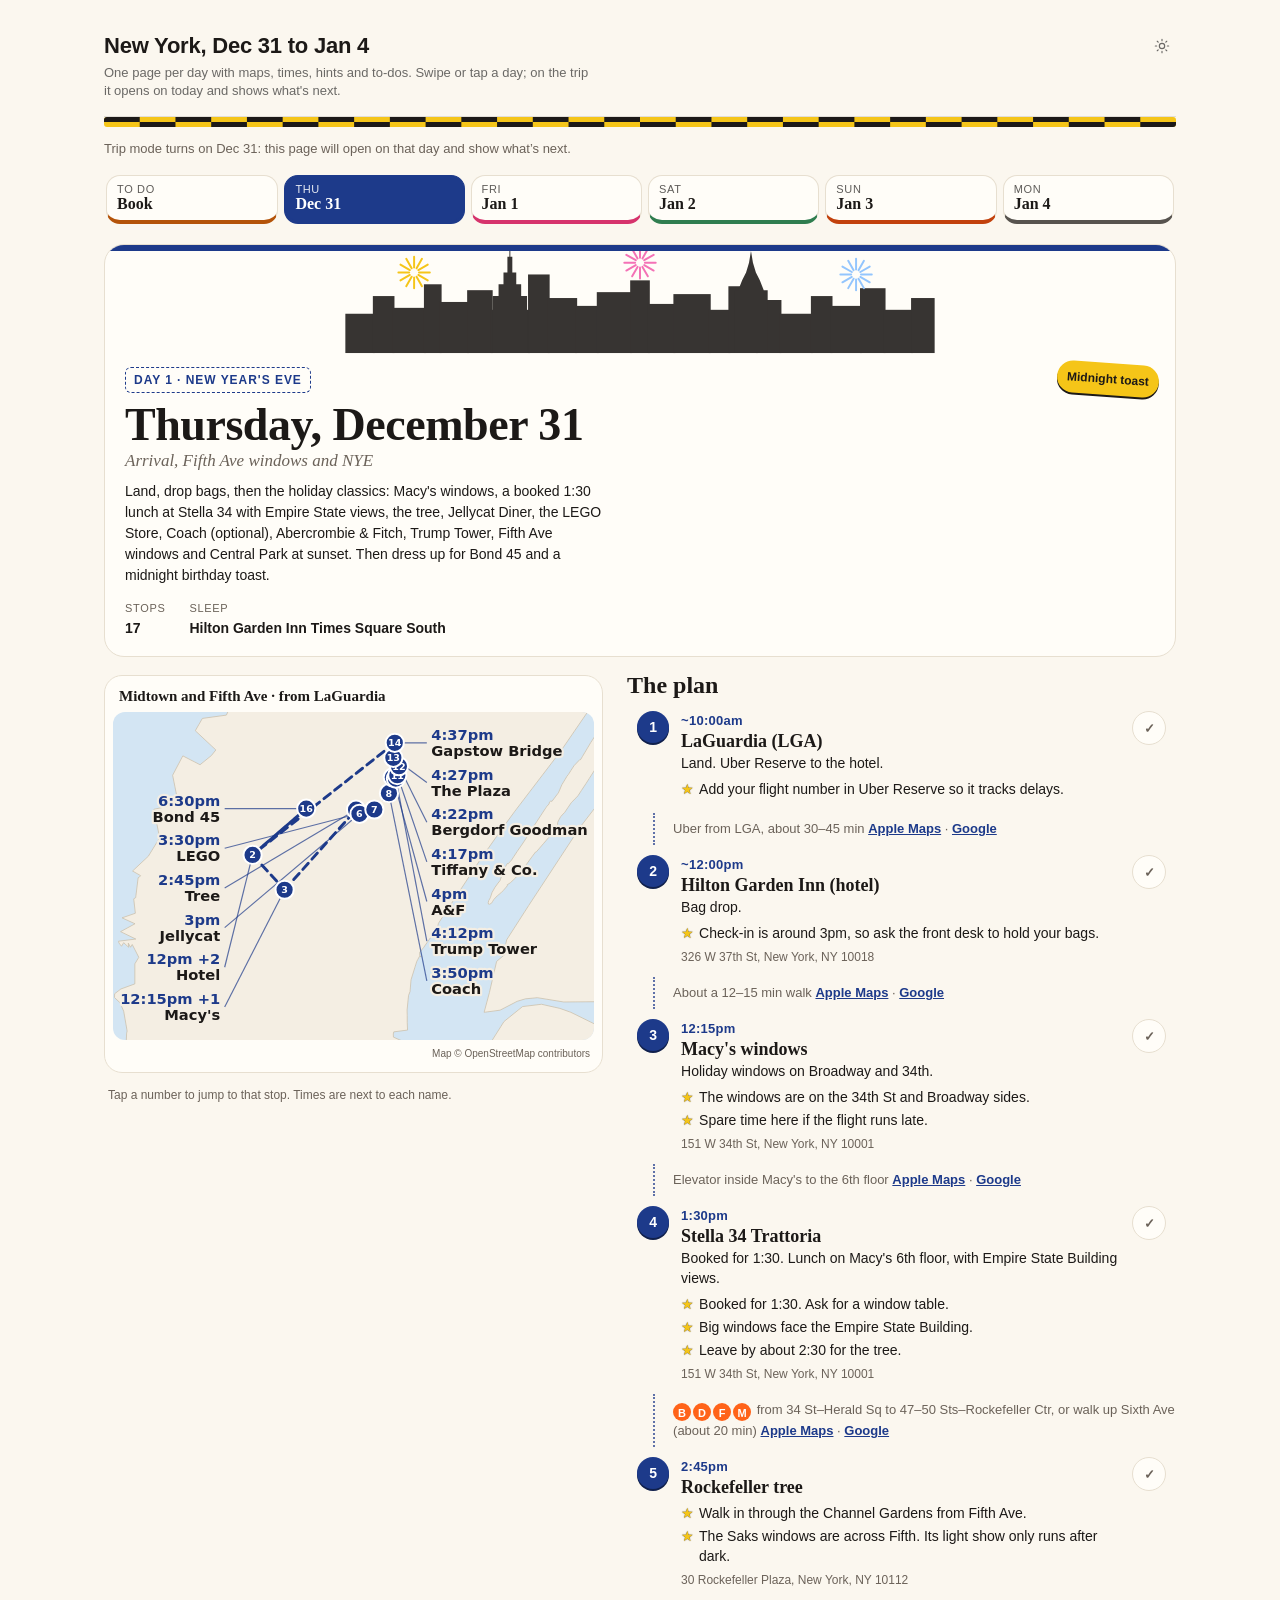
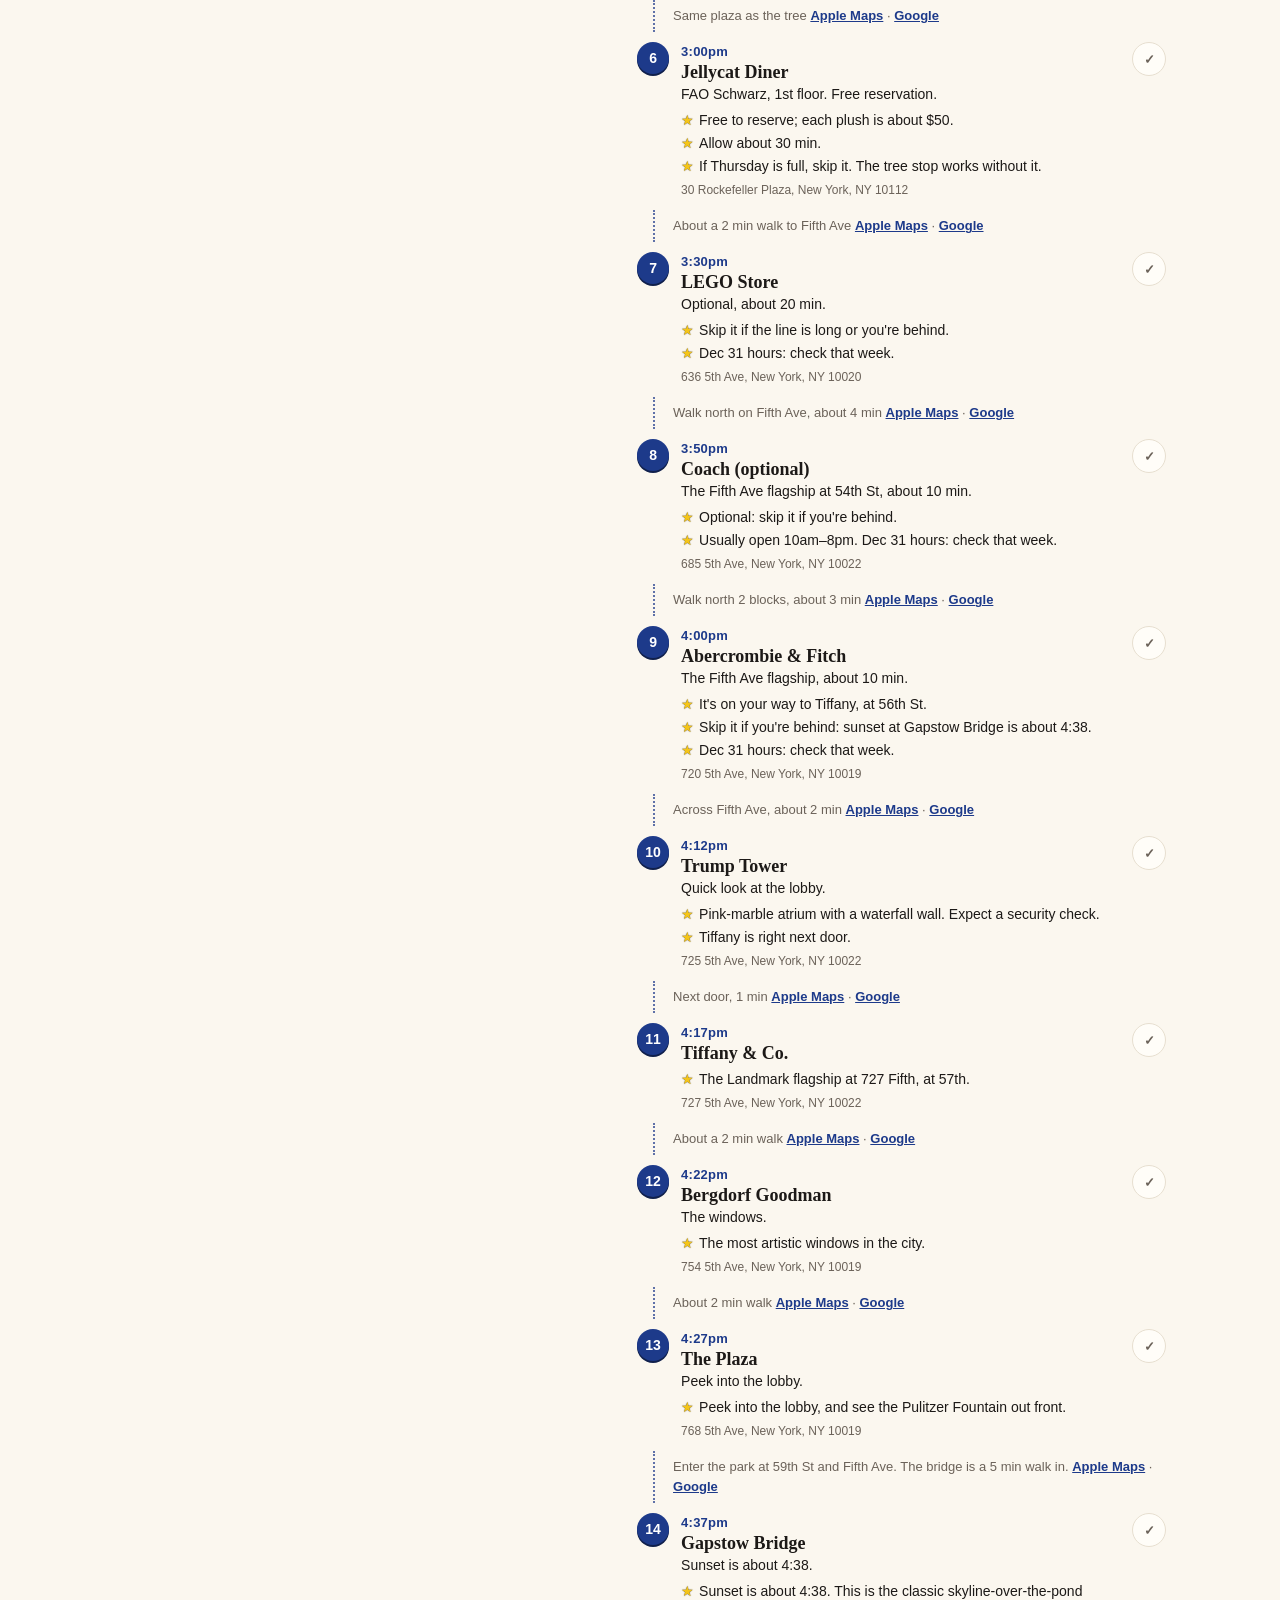
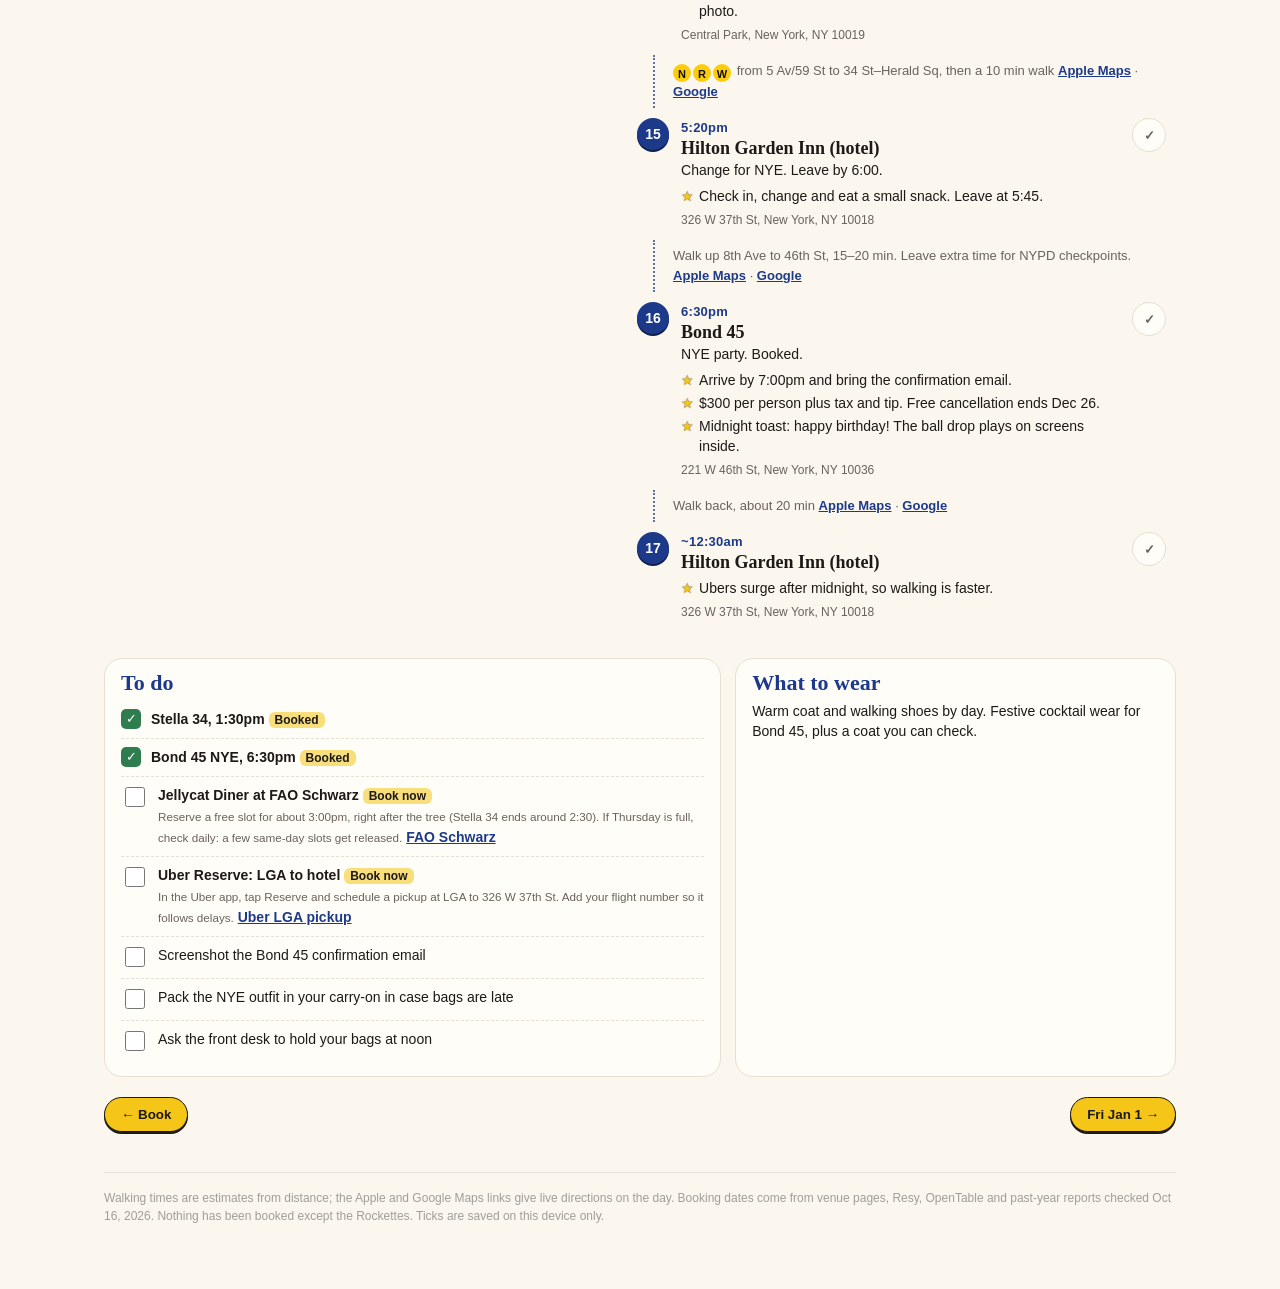
<file: index.html>
<!doctype html>
<html lang="en">
  <head>
    <meta charset="utf-8" />
    <meta name="viewport" content="width=device-width, initial-scale=1" />
    <meta name="generator" content="Devin artifact kit" />
    <title>New York, Dec 31 to Jan 4</title>
    <style>
/* Devin artifact kit — self-contained styles for standalone HTML artifacts.
   Tokens are translated from the Devin product design system. Light is the
   default; dark is applied from `prefers-color-scheme` unless a host theme
   signal (`?theme=`, `data-theme`, or a `devin:theme` message) says otherwise. */

:root {
  color-scheme: light;

  --bg-page: 252 252 252;
  --bg-wash: 248 248 248;
  --bg-elevated: 255 255 255;
  --tint-tertiary: 0 0 0 / 0.04;
  --tint-secondary: 0 0 0 / 0.06;
  --tint-primary: 0 0 0 / 0.08;
  --text-primary: 25 25 25;
  --text-secondary: 25 25 25 / 0.64;
  --text-tertiary: 25 25 25 / 0.4;
  --text-accent: 49 124 255;
  --bg-accent: 49 124 255;
  --border-secondary: 0 0 0 / 0.08;
  --border-primary: 0 0 0 / 0.1;
  --text-green: 0 165 88;
  --text-orange: 245 142 58;
  --text-red: 245 59 58;
  --text-blue: 51 125 244;
  --text-purple: 149 108 222;
  --shadow-l1: 0 1px 2px rgb(0 0 0 / 0.06);
  --shadow-l2: 0 4px 12px rgb(0 0 0 / 0.08);

  --font-sans: Inter, -apple-system, BlinkMacSystemFont, "Segoe UI", Roboto,
    Helvetica, Arial, sans-serif;
  --font-mono: "SF Mono", "Roboto Mono", ui-monospace, monospace;
  --radius-sm: 4px;
  --radius: 6px;
  --radius-lg: 10px;
  --unit: 4px;
  --max-width: 1120px;
}

:root[data-theme="dark"] {
  color-scheme: dark;

  --bg-page: 20 20 20;
  --bg-wash: 25 25 25;
  --bg-elevated: 31 31 31;
  --tint-tertiary: 255 255 255 / 0.03;
  --tint-secondary: 255 255 255 / 0.05;
  --tint-primary: 255 255 255 / 0.08;
  --text-primary: 255 255 255 / 0.9;
  --text-secondary: 255 255 255 / 0.52;
  --text-tertiary: 255 255 255 / 0.4;
  --text-accent: 73 176 255;
  --bg-accent: 68 137 255;
  --border-secondary: 255 255 255 / 0.04;
  --border-primary: 255 255 255 / 0.08;
  --text-green: 0 236 126;
  --text-orange: 245 142 58;
  --text-red: 255 108 107;
  --text-blue: 92 154 255;
  --text-purple: 178 145 240;
  --shadow-l1: 0 1px 2px rgb(0 0 0 / 0.4);
  --shadow-l2: 0 4px 12px rgb(0 0 0 / 0.5);
}

@media (prefers-color-scheme: dark) {
  :root:not([data-theme]) {
    color-scheme: dark;

    --bg-page: 20 20 20;
    --bg-wash: 25 25 25;
    --bg-elevated: 31 31 31;
    --tint-tertiary: 255 255 255 / 0.03;
    --tint-secondary: 255 255 255 / 0.05;
    --tint-primary: 255 255 255 / 0.08;
    --text-primary: 255 255 255 / 0.9;
    --text-secondary: 255 255 255 / 0.52;
    --text-tertiary: 255 255 255 / 0.4;
    --text-accent: 73 176 255;
    --bg-accent: 68 137 255;
    --border-secondary: 255 255 255 / 0.04;
    --border-primary: 255 255 255 / 0.08;
    --text-green: 0 236 126;
    --text-orange: 245 142 58;
    --text-red: 255 108 107;
    --text-blue: 92 154 255;
    --text-purple: 178 145 240;
    --shadow-l1: 0 1px 2px rgb(0 0 0 / 0.4);
    --shadow-l2: 0 4px 12px rgb(0 0 0 / 0.5);
  }
}

*,
*::before,
*::after {
  box-sizing: border-box;
}

html {
  -webkit-text-size-adjust: 100%;
}

body {
  margin: 0;
  background: rgb(var(--bg-page));
  color: rgb(var(--text-primary));
  font-family: var(--font-sans);
  font-size: 14px;
  line-height: 20px;
  font-variant-numeric: tabular-nums;
}

:where(button, a, input, select, summary, [tabindex]):focus-visible {
  outline: 1px solid rgb(var(--bg-accent));
  outline-offset: 1px;
  border-radius: var(--radius-sm);
}

/* ---------- layout ---------- */

.a-shell {
  max-width: var(--max-width);
  margin: 0 auto;
  padding: calc(var(--unit) * 8) calc(var(--unit) * 6) calc(var(--unit) * 16);
}

.a-header {
  display: flex;
  flex-wrap: wrap;
  align-items: flex-start;
  justify-content: space-between;
  gap: calc(var(--unit) * 3);
  padding-bottom: calc(var(--unit) * 4);
  border-bottom: 1px solid rgb(var(--border-primary));
}

.a-header__title {
  margin: 0;
  font-size: 22px;
  line-height: 28px;
  font-weight: 600;
  letter-spacing: -0.01em;
}

.a-header__subtitle {
  margin: calc(var(--unit) * 1) 0 0;
  color: rgb(var(--text-secondary));
  font-size: 13px;
  line-height: 18px;
  max-width: 68ch;
}

.a-section {
  margin-top: calc(var(--unit) * 9);
}

.a-section__title {
  margin: 0 0 calc(var(--unit) * 1);
  font-size: 15px;
  line-height: 22px;
  font-weight: 600;
}

.a-section__note,
.a-prose {
  margin: 0 0 calc(var(--unit) * 4);
  color: rgb(var(--text-secondary));
  font-size: 13px;
  line-height: 20px;
  max-width: 72ch;
}

.a-grid {
  display: grid;
  gap: calc(var(--unit) * 3);
  grid-template-columns: repeat(auto-fit, minmax(220px, 1fr));
}

.a-grid--halves {
  grid-template-columns: repeat(auto-fit, minmax(320px, 1fr));
}

/* ---------- surfaces ---------- */

.a-panel {
  background: rgb(var(--bg-elevated));
  border: 1px solid rgb(var(--border-secondary));
  border-radius: var(--radius-lg);
  box-shadow: var(--shadow-l1);
  padding: calc(var(--unit) * 4);
}

.a-panel__head {
  display: flex;
  align-items: baseline;
  justify-content: space-between;
  gap: calc(var(--unit) * 2);
  margin-bottom: calc(var(--unit) * 3);
}

.a-panel__title {
  margin: 0;
  font-size: 13px;
  line-height: 18px;
  font-weight: 600;
}

.a-label {
  color: rgb(var(--text-tertiary));
  font-size: 12px;
  line-height: 16px;
  text-transform: none;
}

/* ---------- metrics ---------- */

.a-metric {
  background: rgb(var(--tint-tertiary));
  border: 1px solid rgb(var(--border-secondary));
  border-radius: var(--radius);
  padding: calc(var(--unit) * 3);
}

.a-metric__label {
  color: rgb(var(--text-secondary));
  font-size: 12px;
  line-height: 16px;
}

.a-metric__value {
  margin-top: calc(var(--unit) * 1);
  font-size: 22px;
  line-height: 28px;
  font-weight: 600;
  letter-spacing: -0.02em;
}

.a-metric__delta {
  margin-top: calc(var(--unit) * 1);
  font-family: var(--font-mono);
  font-size: 12px;
  line-height: 16px;
  color: rgb(var(--text-secondary));
}

.a-metric__delta[data-trend="up"] {
  color: rgb(var(--text-green));
}

.a-metric__delta[data-trend="down"] {
  color: rgb(var(--text-red));
}

/* ---------- status ---------- */

.a-status {
  display: inline-flex;
  align-items: center;
  gap: calc(var(--unit) * 1.5);
  font-size: 12px;
  line-height: 16px;
  color: rgb(var(--text-secondary));
  white-space: nowrap;
}

.a-status::before {
  content: "";
  width: 6px;
  height: 6px;
  border-radius: 50%;
  background: currentColor;
  flex: none;
}

.a-status[data-state="done"] {
  color: rgb(var(--text-green));
}

.a-status[data-state="active"] {
  color: rgb(var(--text-blue));
}

.a-status[data-state="at-risk"] {
  color: rgb(var(--text-orange));
}

.a-status[data-state="blocked"] {
  color: rgb(var(--text-red));
}

.a-status[data-state="planned"] {
  color: rgb(var(--text-tertiary));
}

/* ---------- tables ---------- */

.a-table-scroll {
  overflow-x: auto;
  border: 1px solid rgb(var(--border-secondary));
  border-radius: var(--radius);
  background: rgb(var(--bg-elevated));
}

.a-table {
  width: 100%;
  border-collapse: collapse;
  font-size: 13px;
  line-height: 18px;
}

.a-table th,
.a-table td {
  text-align: left;
  padding: calc(var(--unit) * 2) calc(var(--unit) * 3);
  border-bottom: 1px solid rgb(var(--border-secondary));
  vertical-align: top;
}

.a-table thead th {
  position: sticky;
  top: 0;
  background: rgb(var(--bg-wash));
  color: rgb(var(--text-secondary));
  font-weight: 500;
  font-size: 12px;
  line-height: 16px;
  z-index: 1;
}

.a-table tbody tr:last-child td {
  border-bottom: none;
}

.a-table tbody tr:hover td {
  background: rgb(var(--tint-tertiary));
}

.a-table td[data-numeric],
.a-table th[data-numeric] {
  text-align: right;
  font-family: var(--font-mono);
}

/* Pinned columns: `data-a-sticky-columns="N"` keeps the first N columns in
   view while the table scrolls sideways. CSS alone pins the first column, so
   N=1 works without script; kit.js measures the leading columns, marks each
   pinned cell `data-a-sticky` with its `--a-sticky-left` offset, and flags the
   table `data-a-sticky-ready`. Pinned cells need opaque backgrounds or the
   scrolled columns show through them. */
.a-table[data-a-sticky-columns]:not([data-a-sticky-ready]):not([data-a-sticky-columns="0"])
  tr
  > :first-child,
.a-table[data-a-sticky-ready] [data-a-sticky] {
  position: sticky;
  left: var(--a-sticky-left, 0);
  z-index: 1;
  background-color: rgb(var(--bg-elevated));
}

/* Header row above pinned body cells; the pinned corner above both. */
.a-table[data-a-sticky-columns] thead th {
  z-index: 2;
}

.a-table[data-a-sticky-columns]:not([data-a-sticky-ready]):not([data-a-sticky-columns="0"])
  thead
  tr
  > :first-child,
.a-table[data-a-sticky-ready] thead [data-a-sticky] {
  z-index: 3;
  background-color: rgb(var(--bg-wash));
}

/* The row tint is translucent, so layer it over the opaque surface. */
.a-table[data-a-sticky-columns]:not([data-a-sticky-ready]):not([data-a-sticky-columns="0"])
  tbody
  tr:hover
  > td:first-child,
.a-table[data-a-sticky-ready] tbody tr:hover > td[data-a-sticky] {
  background: linear-gradient(
      rgb(var(--tint-tertiary)),
      rgb(var(--tint-tertiary))
    )
    rgb(var(--bg-elevated));
}

/* Divider on the last pinned column. Table cells don't paint box-shadow when
   borders collapse, so it is a pseudo-element. Without script there is no
   scroll state and it is always shown; with it, only while scrolled. */
.a-table[data-a-sticky-columns]:not([data-a-sticky-ready]):not([data-a-sticky-columns="0"])
  tr
  > :first-child::after,
.a-table[data-a-sticky-ready] [data-a-sticky="edge"]::after {
  content: "";
  position: absolute;
  top: 0;
  bottom: 0;
  left: 100%;
  width: 8px;
  border-left: 1px solid rgb(var(--border-primary));
  background: linear-gradient(to right, rgb(0 0 0 / 0.08), transparent);
  pointer-events: none;
}

.a-table-scroll:not([data-a-scrolled])
  .a-table[data-a-sticky-ready]
  [data-a-sticky="edge"]::after {
  display: none;
}

/* ---------- charts (inline SVG + CSS bars) ---------- */

.a-chart {
  display: block;
  width: 100%;
  height: auto;
  overflow: visible;
}

.a-chart__grid line {
  stroke: rgb(var(--border-primary));
  stroke-dasharray: 2 3;
}

.a-chart__axis text {
  fill: rgb(var(--text-tertiary));
  font-size: 10px;
  font-family: var(--font-mono);
}

.a-chart__series {
  fill: none;
  stroke-width: 1.5;
  stroke-linecap: round;
  stroke-linejoin: round;
}

.a-chart__point {
  stroke: rgb(var(--bg-elevated));
  stroke-width: 1.5;
}

.a-bars {
  display: grid;
  gap: calc(var(--unit) * 2);
  margin: 0;
}

.a-bars__row {
  display: grid;
  grid-template-columns: minmax(88px, 22%) 1fr auto;
  align-items: center;
  gap: calc(var(--unit) * 2);
  font-size: 13px;
}

.a-bars__track {
  height: 8px;
  border-radius: 999px;
  background: rgb(var(--tint-secondary));
  overflow: hidden;
}

.a-bars__fill {
  display: block;
  height: 100%;
  border-radius: 999px;
  background: rgb(var(--bg-accent));
}

.a-bars__value {
  font-family: var(--font-mono);
  font-size: 12px;
  color: rgb(var(--text-secondary));
}

.a-legend {
  display: flex;
  flex-wrap: wrap;
  gap: calc(var(--unit) * 3);
  margin: calc(var(--unit) * 3) 0 0;
  padding: 0;
  list-style: none;
  font-size: 12px;
  color: rgb(var(--text-secondary));
}

.a-legend li {
  display: flex;
  align-items: center;
  gap: calc(var(--unit) * 1.5);
}

.a-legend__swatch {
  width: 8px;
  height: 8px;
  border-radius: 2px;
  flex: none;
}

/* Series colors stay stable across themes so legends keep meaning. */
.a-series-1 {
  --series: 49 124 255;
}
.a-series-2 {
  --series: 0 165 88;
}
.a-series-3 {
  --series: 149 108 222;
}
.a-series-4 {
  --series: 245 142 58;
}

.a-chart__series.a-series-1,
.a-chart__series.a-series-2,
.a-chart__series.a-series-3,
.a-chart__series.a-series-4 {
  stroke: rgb(var(--series));
}

.a-chart__point.a-series-1,
.a-chart__point.a-series-2,
.a-chart__point.a-series-3,
.a-chart__point.a-series-4 {
  fill: rgb(var(--series));
}

.a-series-1 .a-legend__swatch,
.a-series-2 .a-legend__swatch,
.a-series-3 .a-legend__swatch,
.a-series-4 .a-legend__swatch {
  background: rgb(var(--series));
}

.a-chart__bar.a-series-1,
.a-chart__bar.a-series-2,
.a-chart__bar.a-series-3,
.a-chart__bar.a-series-4 {
  fill: rgb(var(--series));
}

/* Dimming the rest of the plot reads as "this is the value you asked for"
   without moving anything, which keeps the highlight legible under
   reduced motion. */
.a-chart__bar,
.a-chart__point,
.a-chart__series {
  transition: opacity 120ms ease;
}

.a-chart__plot:has([data-a-active]) .a-chart__bar:not([data-a-active]) {
  opacity: 0.45;
}

.a-chart__point[data-a-active] {
  r: 4.25;
}

.a-chart__crosshair {
  stroke: rgb(var(--border-primary));
  stroke-width: 1;
  pointer-events: none;
}

.a-chart__band {
  fill: transparent;
  /* Vertical scrolling must still work when a finger lands on the plot. */
  touch-action: pan-y;
}

.a-chart__band[data-a-active] {
  fill: rgb(var(--tint-secondary));
}

.a-chart__band:focus-visible {
  outline: 1px solid rgb(var(--bg-accent));
  outline-offset: -2px;
}

.a-chart {
  touch-action: pan-y;
}

/* Shown in place of the plot when a filter leaves the source table empty. */
.a-chart__empty {
  margin: 0 0 calc(var(--unit) * 3);
  padding: calc(var(--unit) * 6) 0;
  border: 1px dashed rgb(var(--border-secondary));
  border-radius: var(--radius);
  color: rgb(var(--text-secondary));
  font-size: 13px;
  text-align: center;
}

/* ---------- tooltip ---------- */

.a-tip {
  position: fixed;
  top: 0;
  left: 0;
  z-index: 40;
  min-width: 120px;
  max-width: 260px;
  padding: calc(var(--unit) * 2) calc(var(--unit) * 2.5);
  border: 1px solid rgb(var(--border-secondary));
  border-radius: var(--radius);
  background: rgb(var(--bg-elevated));
  box-shadow: var(--shadow-l2);
  color: rgb(var(--text-primary));
  font-size: 12px;
  line-height: 16px;
  pointer-events: none;
}

.a-tip__title {
  margin-bottom: var(--unit);
  font-weight: 600;
  color: rgb(var(--text-primary));
}

.a-tip__text {
  color: rgb(var(--text-secondary));
}

.a-tip__row {
  display: flex;
  align-items: center;
  gap: calc(var(--unit) * 1.5);
  white-space: nowrap;
}

.a-tip__swatch {
  width: 8px;
  height: 8px;
  flex: none;
  border-radius: 2px;
  background: rgb(var(--series, var(--bg-accent)));
}

.a-tip__name {
  color: rgb(var(--text-secondary));
}

.a-tip__value {
  margin-left: auto;
  padding-left: calc(var(--unit) * 2);
  font-family: var(--font-mono);
  font-variant-numeric: tabular-nums;
}

/* ---------- controls: tabs, filters, toggles ---------- */

.a-toolbar {
  display: flex;
  flex-wrap: wrap;
  align-items: center;
  gap: calc(var(--unit) * 2);
  margin-bottom: calc(var(--unit) * 4);
}

.a-tabs {
  display: flex;
  gap: calc(var(--unit) * 1);
  padding: 2px;
  background: rgb(var(--tint-tertiary));
  border: 1px solid rgb(var(--border-secondary));
  border-radius: var(--radius);
}

.a-btn {
  appearance: none;
  border: 1px solid transparent;
  background: transparent;
  color: rgb(var(--text-secondary));
  font: inherit;
  font-size: 13px;
  padding: calc(var(--unit) * 1) calc(var(--unit) * 2.5);
  border-radius: var(--radius-sm);
  cursor: pointer;
}

.a-btn:hover {
  background: rgb(var(--tint-secondary));
  color: rgb(var(--text-primary));
}

.a-btn[aria-selected="true"],
.a-btn[aria-pressed="true"] {
  background: rgb(var(--bg-elevated));
  border-color: rgb(var(--border-primary));
  color: rgb(var(--text-primary));
  box-shadow: var(--shadow-l1);
}

.a-btn--outline {
  border-color: rgb(var(--border-primary));
  background: rgb(var(--bg-elevated));
}

.a-btn--icon {
  display: inline-grid;
  flex: 0 0 auto;
  width: 28px;
  height: 28px;
  padding: 0;
  place-items: center;
}

.a-theme-icon {
  width: 16px;
  height: 16px;
  fill: none;
  stroke: currentColor;
  stroke-width: 1.75;
  stroke-linecap: round;
  stroke-linejoin: round;
}

.a-theme-icon--moon {
  display: none;
}

:root[data-theme="dark"] .a-theme-icon--sun {
  display: none;
}

:root[data-theme="dark"] .a-theme-icon--moon {
  display: block;
}

@media (prefers-color-scheme: dark) {
  :root:not([data-theme]) .a-theme-icon--sun {
    display: none;
  }

  :root:not([data-theme]) .a-theme-icon--moon {
    display: block;
  }
}

.a-select {
  appearance: none;
  font: inherit;
  font-size: 13px;
  color: rgb(var(--text-primary));
  background: rgb(var(--bg-elevated));
  border: 1px solid rgb(var(--border-primary));
  border-radius: var(--radius-sm);
  padding: calc(var(--unit) * 1) calc(var(--unit) * 2);
}

[hidden] {
  display: none !important;
}

/* ---------- diagram ---------- */

.a-diagram {
  position: relative;
  background: rgb(var(--bg-wash));
  border: 1px solid rgb(var(--border-secondary));
  border-radius: var(--radius-lg);
  overflow: hidden;
}

.a-diagram__canvas {
  display: block;
  width: 100%;
  height: auto;
  touch-action: none;
  cursor: grab;
}

.a-diagram__canvas:active {
  cursor: grabbing;
}

.a-group rect {
  fill: rgb(var(--tint-tertiary));
  stroke: rgb(var(--border-primary));
  stroke-dasharray: 4 4;
  rx: 10;
}

.a-group text {
  fill: rgb(var(--text-tertiary));
  font-size: 10px;
  font-family: var(--font-mono);
}

.a-node rect {
  fill: rgb(var(--bg-elevated));
  stroke: rgb(var(--border-primary));
  rx: 8;
}

.a-node__title {
  fill: rgb(var(--text-primary));
  font-size: 12px;
  font-weight: 600;
}

.a-node__sub {
  fill: rgb(var(--text-secondary));
  font-size: 10px;
  font-family: var(--font-mono);
}

.a-node {
  cursor: pointer;
}

.a-node:hover rect,
.a-node:focus-visible rect {
  stroke: rgb(var(--bg-accent));
}

.a-node[aria-current="true"] rect {
  stroke: rgb(var(--bg-accent));
  stroke-width: 2;
}

.a-edge {
  fill: none;
  stroke: rgb(var(--text-tertiary));
  stroke-width: 1.25;
}

.a-edge--dim {
  stroke: rgb(var(--border-primary));
}

.a-edge__label {
  fill: rgb(var(--text-tertiary));
  font-size: 10px;
  font-family: var(--font-mono);
}

.a-inspector {
  border-top: 1px solid rgb(var(--border-secondary));
  background: rgb(var(--bg-elevated));
  padding: calc(var(--unit) * 3) calc(var(--unit) * 4);
  font-size: 13px;
  line-height: 20px;
}

.a-inspector__title {
  margin: 0 0 calc(var(--unit) * 1);
  font-size: 13px;
  font-weight: 600;
}

/* ---------- plan / process ---------- */

.a-phase {
  display: grid;
  grid-template-columns: 28px 1fr;
  gap: calc(var(--unit) * 3);
  padding: calc(var(--unit) * 4) 0;
  border-bottom: 1px solid rgb(var(--border-secondary));
}

.a-phase:last-child {
  border-bottom: none;
}

.a-phase__index {
  font-family: var(--font-mono);
  font-size: 12px;
  color: rgb(var(--text-tertiary));
  padding-top: 2px;
}

.a-phase__head {
  display: flex;
  flex-wrap: wrap;
  align-items: baseline;
  gap: calc(var(--unit) * 2);
  justify-content: space-between;
}

.a-phase__title {
  margin: 0;
  font-size: 14px;
  line-height: 20px;
  font-weight: 600;
}

.a-meta-list {
  display: grid;
  gap: calc(var(--unit) * 1);
  margin: calc(var(--unit) * 2) 0 0;
  padding: 0;
  list-style: none;
  font-size: 13px;
  color: rgb(var(--text-secondary));
}

.a-meta-list li,
.a-meta-list > div {
  display: grid;
  grid-template-columns: minmax(96px, 15%) 1fr;
  gap: calc(var(--unit) * 2);
}

.a-meta-list dt,
.a-meta-list .a-meta-list__key {
  color: rgb(var(--text-tertiary));
  font-size: 12px;
}

.a-meta-list dd {
  margin: 0;
}

.a-timeline {
  display: grid;
  gap: calc(var(--unit) * 1);
  margin: 0;
  font-size: 12px;
}

.a-timeline__row {
  display: grid;
  grid-template-columns: minmax(120px, 20%) 1fr;
  align-items: center;
  gap: calc(var(--unit) * 2);
}

.a-timeline__track {
  position: relative;
  height: 10px;
  background: rgb(var(--tint-tertiary));
  border-radius: var(--radius-sm);
}

.a-timeline__span {
  position: absolute;
  top: 0;
  bottom: 0;
  border-radius: var(--radius-sm);
  background: rgb(var(--bg-accent) / 0.75);
}

.a-timeline__span[data-state="at-risk"] {
  background: rgb(var(--text-orange) / 0.75);
}

.a-timeline__span[data-state="done"] {
  background: rgb(var(--text-green) / 0.7);
}

.a-timeline__scale {
  display: grid;
  grid-auto-flow: column;
  grid-auto-columns: 1fr;
  color: rgb(var(--text-tertiary));
  font-family: var(--font-mono);
  font-size: 10px;
}

.a-callout {
  border: 1px solid rgb(var(--border-secondary));
  border-left: 2px solid rgb(var(--text-orange));
  border-radius: var(--radius-sm);
  background: rgb(var(--tint-tertiary));
  padding: calc(var(--unit) * 3);
  font-size: 13px;
  line-height: 20px;
}

.a-callout--decision {
  border-left-color: rgb(var(--bg-accent));
}

.a-callout--risk {
  border-left-color: rgb(var(--text-red));
}

.a-callout__title {
  margin: 0 0 calc(var(--unit) * 1);
  font-size: 13px;
  font-weight: 600;
}

details.a-disclosure {
  border-top: 1px solid rgb(var(--border-secondary));
  padding: calc(var(--unit) * 2) 0;
}

details.a-disclosure > summary {
  cursor: pointer;
  font-size: 13px;
  color: rgb(var(--text-secondary));
  list-style: none;
}

details.a-disclosure > summary::marker,
details.a-disclosure > summary::-webkit-details-marker {
  display: none;
}

details.a-disclosure > summary::before {
  content: "+ ";
  font-family: var(--font-mono);
}

details.a-disclosure[open] > summary::before {
  content: "− ";
}

/* ---------- empty and error states ---------- */

.a-empty,
.a-error {
  border: 1px dashed rgb(var(--border-primary));
  border-radius: var(--radius);
  padding: calc(var(--unit) * 6);
  text-align: center;
  color: rgb(var(--text-secondary));
  font-size: 13px;
  line-height: 20px;
}

.a-error {
  border-style: solid;
  border-color: rgb(var(--text-red) / 0.4);
  color: rgb(var(--text-primary));
  text-align: left;
}

.a-error__title {
  margin: 0 0 calc(var(--unit) * 1);
  font-size: 13px;
  font-weight: 600;
  color: rgb(var(--text-red));
}

.a-footnote {
  margin-top: calc(var(--unit) * 10);
  padding-top: calc(var(--unit) * 4);
  border-top: 1px solid rgb(var(--border-secondary));
  color: rgb(var(--text-tertiary));
  font-size: 12px;
  line-height: 18px;
}

.a-visually-hidden {
  position: absolute;
  width: 1px;
  height: 1px;
  overflow: hidden;
  clip: rect(0 0 0 0);
  white-space: nowrap;
}

/* ---------- responsive ---------- */

@media (max-width: 640px) {
  .a-shell {
    padding: calc(var(--unit) * 5) calc(var(--unit) * 4)
      calc(var(--unit) * 12);
  }

  .a-header__title {
    font-size: 18px;
    line-height: 24px;
  }

  .a-bars__row,
  .a-timeline__row,
  .a-meta-list li,
  .a-meta-list > div {
    grid-template-columns: 1fr;
    gap: calc(var(--unit) * 1);
  }

  .a-phase {
    grid-template-columns: 1fr;
  }

  .a-phase__index {
    padding-top: 0;
  }

  .a-toolbar {
    align-items: stretch;
  }

  .a-tabs {
    overflow-x: auto;
  }
}

/* ---------- motion ---------- */

@media (prefers-reduced-motion: reduce) {
  *,
  *::before,
  *::after {
    animation-duration: 0.01ms !important;
    animation-iteration-count: 1 !important;
    transition-duration: 0.01ms !important;
    scroll-behavior: auto !important;
  }
}

/* ---------- print / export ---------- */

@media print {
  :root[data-theme],
  :root:not([data-theme]) {
    color-scheme: light only;
    --bg-page: 252 252 252;
    --bg-wash: 248 248 248;
    --bg-elevated: 255 255 255;
    --tint-tertiary: 0 0 0 / 0.04;
    --tint-secondary: 0 0 0 / 0.06;
    --tint-primary: 0 0 0 / 0.08;
    --text-primary: 25 25 25;
    --text-secondary: 25 25 25 / 0.64;
    --text-tertiary: 25 25 25 / 0.4;
    --text-accent: 49 124 255;
    --bg-accent: 49 124 255;
    --border-secondary: 0 0 0 / 0.08;
    --border-primary: 0 0 0 / 0.1;
    --text-green: 0 165 88;
    --text-orange: 245 142 58;
    --text-red: 245 59 58;
    --text-blue: 51 125 244;
    --text-purple: 149 108 222;
    --shadow-l1: none;
    --shadow-l2: none;
  }

  body {
    background: #fff;
    color: #111;
  }

  .a-no-print,
  .a-toolbar,
  .a-diagram__hint {
    display: none !important;
  }

  .a-panel,
  .a-table-scroll,
  .a-diagram {
    box-shadow: none;
    break-inside: avoid;
  }

  .a-table[data-a-sticky-columns] tr > :first-child,
  .a-table [data-a-sticky] {
    position: static !important;
  }

  .a-table[data-a-sticky-columns] tr > :first-child::after,
  .a-table [data-a-sticky]::after {
    display: none !important;
  }

  .a-section {
    break-inside: avoid;
    margin-top: 24px;
  }

  [hidden].a-print-reveal {
    display: revert !important;
  }
}
    </style>
  </head>
  <body>
    <main class="a-shell">
      <header class="a-header">
        <div>
          <h1 class="a-header__title">New York, Dec 31 to Jan 4</h1>
          <p class="a-header__subtitle">One page per day with maps, times, hints and to-dos. Swipe or tap a day; on the trip it opens on today and shows what's next.</p>
        </div>
        <button
          type="button"
          class="a-btn a-btn--icon a-no-print"
          data-a-theme-toggle
          aria-label="Switch to dark mode"
          title="Switch to dark mode"
        >
          <svg
            class="a-theme-icon a-theme-icon--moon"
            aria-hidden="true"
            viewBox="0 0 24 24"
          >
            <path d="M21 12.8A9 9 0 1 1 11.2 3 7 7 0 0 0 21 12.8Z" />
          </svg>
          <svg
            class="a-theme-icon a-theme-icon--sun"
            aria-hidden="true"
            viewBox="0 0 24 24"
          >
            <circle cx="12" cy="12" r="4" />
            <path
              d="M12 2v2M12 20v2M4.9 4.9l1.4 1.4M17.7 17.7l1.4 1.4M2 12h2M20 12h2M4.9 19.1l1.4-1.4M17.7 6.3l1.4-1.4"
            />
          </svg>
        </button>
      </header>

      <section
        class="a-section a-error"
        data-a-error
        role="alert"
        aria-live="polite"
        hidden
      >
        <p class="a-error__title">Something in this artifact failed to run</p>
        <p>
          The content below is still readable, but an interactive control may
          not respond.
          <span data-a-error-detail></span>
        </p>
      </section>

<style>:root{--paper:#fbf7ef;--ink:#1c1917;--muted:#6b6259;--card:#fffdf8;--line:#e7dfd0;--taxi:#f5c518;--water:#d3e5f3;--land:#f4eee3;--landstroke:#c9bca5;--skyc:#1c1917}
:root[data-theme=dark]{--paper:#13151b;--ink:#f4efe6;--muted:#a8a29e;--card:#1c1f28;--line:#2f333e;--water:#17273a;--land:#252a34;--landstroke:#414857;--skyc:#e7e1d6}
@media (prefers-color-scheme:dark){:root:not([data-theme]){--paper:#13151b;--ink:#f4efe6;--muted:#a8a29e;--card:#1c1f28;--line:#2f333e;--water:#17273a;--land:#252a34;--landstroke:#414857;--skyc:#e7e1d6}}
body{background:var(--paper)!important;color:var(--ink)}
.trip{--disp:"Didot","Bodoni 72","Bodoni MT","Playfair Display",Georgia,serif;color:var(--ink)}
.checker{display:block;width:100%;height:10px;fill:var(--ink);background:var(--taxi);border-radius:3px;margin:0 0 12px}
.tripmode{font-size:13px;color:var(--muted);margin:0 0 8px}
.dtabs{display:flex;gap:6px;overflow-x:auto;padding:8px 2px 10px;position:sticky;top:0;z-index:5;background:var(--paper);scrollbar-width:none}
.dtabs::-webkit-scrollbar{display:none}
.dtabs button{flex:1 0 auto;min-width:74px;border:1.5px solid var(--line);border-radius:14px;background:var(--card);color:var(--ink);padding:7px 10px;text-align:left;cursor:pointer;border-bottom:4px solid var(--c)}
.dtabs button[aria-selected=true]{background:var(--c);color:#fff;border-color:var(--c)}
.dtabs button[aria-selected=true] .tday{opacity:.9}
.tday{display:block;font-size:11px;letter-spacing:.06em;text-transform:uppercase;opacity:.7}.tdate{display:block;font-weight:700;font-family:var(--disp);font-size:16px}
.post{position:relative;background:var(--card);border:1.5px solid var(--line);border-radius:20px;padding:0 20px 18px;margin:10px 0 18px;overflow:hidden}
.post::before{content:"";position:absolute;inset:0 0 auto 0;height:6px;background:var(--c)}
.sky{display:block;width:calc(100% + 40px);margin:0 -20px 6px;height:auto;max-height:110px}
.skyg{fill:var(--skyc);opacity:.88}.skyg .cable{stroke:var(--skyc);fill:none}
.stamp{display:inline-block;font-size:12px;font-weight:700;letter-spacing:.08em;text-transform:uppercase;color:var(--c);border:1.5px dashed var(--c);border-radius:6px;padding:2px 8px;margin-top:6px}
.dtitle{font-family:var(--disp);font-size:clamp(30px,7vw,46px);line-height:1.05;margin:8px 0 2px;font-weight:700;letter-spacing:-.01em}
.dsub{margin:0 0 10px;color:var(--muted);font-style:italic;font-family:var(--disp);font-size:17px}
.sticker{position:absolute;right:16px;top:118px;background:var(--taxi);color:#1c1917;font-weight:800;font-size:12px;padding:6px 10px;border-radius:999px;transform:rotate(4deg);box-shadow:0 2px 0 #1c1917}
@media (max-width:520px){.sticker{position:static;display:inline-block;margin:0 0 8px;transform:rotate(-2deg)}}
.lead{margin:0 0 12px;max-width:62ch;line-height:1.5}
.facts{display:flex;gap:24px;margin:0;flex-wrap:wrap}.facts dt{font-size:11px;text-transform:uppercase;letter-spacing:.06em;color:var(--muted)}.facts dd{margin:0;font-weight:700}
.live{background:var(--taxi);color:#1c1917;border-radius:16px;padding:12px 16px;margin:0 0 18px;box-shadow:0 3px 0 #1c1917}
.live .lk{font-size:11px;font-weight:800;letter-spacing:.08em;text-transform:uppercase}.live .lv{font-family:var(--disp);font-size:20px;font-weight:700}
.live .lrow{display:flex;gap:18px;flex-wrap:wrap}.live a,.live button{color:#1c1917;font-weight:700}
.live button{background:#fff;border:1.5px solid #1c1917;border-radius:999px;padding:4px 12px;cursor:pointer;margin-top:8px}
.dgrid{display:grid;grid-template-columns:minmax(0,1fr) minmax(0,1.1fr);gap:24px;align-items:start}
@media (max-width:780px){.dgrid{grid-template-columns:1fr}}
.maps{position:sticky;top:76px;display:grid;gap:12px}@media (max-width:780px){.maps{position:static}}
.mapwrap{margin:0;background:var(--card);border:1.5px solid var(--line);border-radius:18px;padding:8px}
.mapcap{font-family:var(--disp);font-weight:700;font-size:15px;padding:2px 6px 6px}
.dmap{width:100%;height:auto;max-height:62vh;border-radius:12px;display:block}
.water{fill:var(--water)}.land{fill:var(--land);stroke:var(--landstroke);stroke-width:.7;vector-effect:non-scaling-stroke}
.pinc{stroke:#fff;stroke-width:2;vector-effect:non-scaling-stroke}.pinn{fill:#fff;text-anchor:middle;font-weight:800;font-family:system-ui,sans-serif}
.dpin{cursor:pointer}.dpin:focus-visible .pinc{stroke:var(--taxi);stroke-width:4}.dpin.is-done{opacity:.4}.dpin.is-now .pinc{stroke:var(--taxi);stroke-width:4}
.lbl{fill:var(--ink);font-weight:650;font-family:system-ui,sans-serif}.halo,.halo tspan{fill:var(--land)!important;stroke:var(--land);stroke-linejoin:round}.lt{font-weight:800}
.mapnote{font-size:12px;color:var(--muted);margin:0 4px}
.h3{font-family:var(--disp);font-size:24px;margin:0 0 6px}
.stops{list-style:none;margin:0;padding:0}
.stop .row{display:flex;gap:12px;padding:10px 10px;border-radius:14px;transition:background .3s}
.stop.hl .row{background:color-mix(in srgb,var(--c) 14%,transparent)}
.stop.is-now .row{background:color-mix(in srgb,var(--taxi) 40%,transparent);outline:2px solid var(--taxi)}
.stop.is-done .body{opacity:.5}.stop.is-done .name{text-decoration:line-through}
.num{flex:0 0 32px;height:32px;border-radius:50%;background:var(--c);color:#fff;font-weight:800;display:grid;place-items:center;font-size:14px;box-shadow:0 2px 0 color-mix(in srgb,var(--c) 55%,#000)}
.body{flex:1;min-width:0}.time{font-size:13px;font-weight:800;color:var(--c);letter-spacing:.02em}.name{font-weight:700;font-size:18px;font-family:var(--disp)}.note{margin-top:2px}
.tips{margin:6px 0 0;padding:0;list-style:none}.tips li{position:relative;padding-left:18px;margin:3px 0;font-size:14px}.tips li::before{content:"★";position:absolute;left:0;color:var(--taxi);text-shadow:0 0 1px #1c1917}
.addr{font-size:12px;color:var(--muted);margin-top:4px}
.done{flex:0 0 34px;height:34px;border-radius:50%;border:1.5px solid var(--line);background:var(--card);color:var(--muted);cursor:pointer;font-weight:800}
.done[aria-pressed=true]{background:#2f7d4f;border-color:#2f7d4f;color:#fff}
.how{margin:0 0 0 26px;padding:6px 0 6px 18px;border-left:2.5px dotted color-mix(in srgb,var(--c) 70%,transparent);font-size:13px;color:var(--muted)}
.how a{white-space:nowrap;color:var(--c);font-weight:600}
.lines{display:inline-flex;gap:2px;vertical-align:-3px;margin-right:2px}.sub{display:inline-grid;place-items:center;width:18px;height:18px;border-radius:50%;font-size:11px;font-weight:800;font-family:Helvetica,Arial,sans-serif}
.extras{display:grid;grid-template-columns:minmax(0,1.4fr) minmax(0,1fr);gap:14px;margin:26px 0 8px}
@media (max-width:780px){.extras{grid-template-columns:1fr}}
.xcard{background:var(--card);border:1.5px solid var(--line);border-radius:18px;padding:14px 16px}
.xcard h3{margin:0 0 8px;font-family:var(--disp);font-size:22px;color:var(--c)}.xcard p{margin:0}
.todo{list-style:none;margin:0;padding:0}.todo li{padding:8px 0;border-bottom:1px dashed var(--line)}.todo li:last-child{border:0}
.todo label{display:flex;gap:10px;align-items:flex-start;cursor:pointer}.todo input{width:20px;height:20px;margin-top:2px;accent-color:var(--c);flex:0 0 auto}
.todo input:checked+span{opacity:.5}.todo input:checked+span strong{text-decoration:line-through}
.todo small{color:var(--muted)}.todo a{color:var(--c);font-weight:600}
.when{font-style:normal;font-size:12px;font-weight:800;background:color-mix(in srgb,var(--taxi) 55%,transparent);color:var(--ink);border-radius:6px;padding:1px 6px;white-space:nowrap}
.booked{display:flex;gap:10px}.tick{width:20px;height:20px;border-radius:5px;background:#2f7d4f;color:#fff;display:grid;place-items:center;font-size:13px;flex:0 0 auto}
.bigtodo li{padding:12px 0}.whenbig{display:block;font-size:12px;font-weight:800;text-transform:uppercase;letter-spacing:.06em;color:var(--c)}.for{color:var(--muted)}
.pnav{display:flex;justify-content:space-between;gap:10px;margin:20px 0 8px}
.pn{border:1.5px solid var(--ink);color:var(--ink);background:var(--taxi);border-radius:999px;padding:9px 16px;cursor:pointer;font-weight:800;box-shadow:0 2px 0 var(--ink)}
.pn{color:#1c1917;border-color:#1c1917}
@media print{.dtabs,.pnav,.live,.done{display:none}.dpanel[hidden]{display:block!important}.dpanel{break-before:page}.maps{position:static}}
@media (prefers-reduced-motion:reduce){.stop .row{transition:none}}

.tiles{filter:saturate(.75)}.tiles image{pointer-events:none}.mapattr{font-size:10px;color:var(--muted);text-align:right;padding:4px 4px 0}
:root[data-theme=dark] .tiles{filter:invert(1) hue-rotate(180deg) brightness(.85)}
@media (prefers-color-scheme:dark){:root:not([data-theme]) .tiles{filter:invert(1) hue-rotate(180deg) brightness(.85)}}

.calbtn{display:inline-block;padding:12px 16px;border-radius:12px;background:#b45309;color:#fff!important;text-decoration:none;font-weight:700;font-size:16px}
</style><div class="trip"><svg width="0" height="0" style="position:absolute" aria-hidden="true"><defs><g id="landshapes"><path d="M154.7,1275.6 L154.8,1275.6 L155.6,1275.6 L156.4,1275.7 L157.0,1275.8 L160.0,1278.8 L160.4,1281.9 L156.8,1282.1 L153.6,1278.8 L153.6,1278.4 L153.7,1278.2 L153.7,1277.9 L153.3,1277.8 L153.0,1277.6 L152.9,1277.6 L152.9,1277.3 L153.0,1277.1 L153.1,1277.0 L153.2,1277.0 L153.5,1276.9 L153.8,1277.0 L153.9,1276.8 L153.9,1276.7 L153.9,1276.5 L153.9,1276.3 L153.8,1276.0 L153.7,1275.8 L153.4,1275.6 L153.2,1275.3 L153.0,1275.2 L152.8,1275.0 L152.6,1274.8 L152.5,1274.7 L152.4,1274.6 L152.3,1274.5 L152.2,1274.2 L152.1,1274.1 L152.1,1274.0 L152.1,1273.8 L152.2,1273.7 L152.8,1274.0 L153.1,1274.3 L153.5,1274.7 L154.0,1274.9 L154.2,1275.1 L154.5,1275.5 L154.7,1275.6 Z" class="land"/><path d="M-333.9,831.7 L-335.2,831.9 L-336.2,831.7 L-337.0,831.4 L-337.8,830.9 L-338.4,830.5 L-338.9,830.4 L-339.4,830.2 L-339.8,830.0 L-340.2,829.9 L-340.6,829.7 L-340.9,829.6 L-341.3,829.4 L-341.4,828.9 L-341.6,828.4 L-341.6,827.6 L-341.7,826.9 L-341.7,826.3 L-341.7,824.5 L-341.8,823.6 L-342.0,822.8 L-342.4,820.0 L-342.6,818.5 L-342.8,817.1 L-342.9,816.0 L-342.9,814.8 L-327.3,817.4 L-327.2,817.7 L-327.0,818.1 L-326.7,818.4 L-326.6,818.6 L-326.4,818.8 L-326.1,819.1 L-325.7,819.6 L-325.1,820.2 L-324.8,820.7 L-325.4,821.1 L-326.0,821.2 L-326.6,821.6 L-327.0,822.0 L-327.3,822.6 L-327.6,823.3 L-327.7,823.9 L-327.8,824.3 L-328.0,824.7 L-328.2,824.9 L-328.6,825.1 L-329.2,825.2 L-329.5,825.2 L-329.8,825.5 L-329.9,825.9 L-330.3,826.6 L-330.5,827.3 L-330.7,828.4 L-331.0,829.8 L-332.7,830.5 L-333.3,831.0 L-333.9,831.7 Z" class="land"/><path d="M12.5,791.2 L49.5,809.5 L52.9,811.0 L55.5,812.7 L57.1,813.3 L60.1,819.0 L61.4,821.2 L59.1,833.6 L54.1,848.6 L51.6,856.6 L52.8,860.7 L54.8,916.9 L65.3,946.2 L67.7,950.4 L85.6,962.6 L93.3,976.9 L109.1,1002.5 L112.0,1001.4 L116.9,1011.5 L127.8,1034.0 L139.9,1041.9 L143.3,1069.0 L146.9,1078.4 L113.7,1114.2 L62.9,1176.4 L46.4,1200.9 L47.7,1202.0 L49.0,1202.9 L50.6,1203.8 L51.9,1204.8 L52.5,1204.6 L52.1,1205.5 L51.3,1205.9 L49.6,1203.8 L38.8,1206.9 L36.3,1210.0 L-5.3,1262.9 L-47.8,1296.9 L-58.5,1314.1 L-64.5,1319.7 L-90.1,1354.3 L-124.6,1385.3 L-138.1,1386.2 L-148.7,1389.3 L-157.6,1400.4 L-182.7,1424.2 L-242.0,1490.5 L-249.3,1463.3 L-237.7,1460.3 L-215.3,1454.1 L-210.8,1443.9 L-211.7,1444.0 L-214.1,1446.7 L-214.9,1449.0 L-214.9,1449.2 L-215.4,1452.2 L-202.1,1432.9 L-202.8,1433.8 L-203.3,1438.4 L-205.8,1439.7 L-207.6,1441.0 L-209.8,1441.9 L-192.3,1426.9 L-192.3,1412.4 L-199.8,1399.0 L-217.4,1391.4 L-233.3,1397.1 L-231.5,1400.7 L-235.3,1399.0 L-232.6,1404.3 L-239.9,1399.0 L-239.6,1404.0 L-238.2,1405.5 L-241.8,1404.5 L-237.6,1408.4 L-243.5,1406.3 L-243.8,1406.9 L-243.1,1407.9 L-241.4,1407.4 L-239.9,1408.2 L-239.4,1410.4 L-239.3,1410.8 L-244.2,1407.2 L-245.3,1408.8 L-247.6,1409.9 L-243.5,1413.6 L-246.5,1411.2 L-245.2,1414.5 L-247.3,1412.7 L-246.1,1417.9 L-248.1,1418.7 L-252.6,1415.7 L-249.6,1419.4 L-250.3,1419.0 L-250.6,1422.6 L-256.1,1418.6 L-257.0,1418.8 L-256.4,1420.1 L-257.1,1421.9 L-257.4,1423.4 L-257.7,1424.2 L-257.0,1425.5 L-256.8,1427.1 L-255.8,1428.1 L-255.9,1428.9 L-255.2,1429.9 L-254.8,1431.3 L-254.7,1431.7 L-255.1,1432.4 L-255.0,1433.7 L-256.8,1437.3 L-252.0,1448.2 L-263.8,1448.9 L-273.6,1458.3 L-292.6,1473.9 L-299.3,1477.3 L-300.9,1478.3 L-309.6,1487.5 L-311.9,1490.8 L-321.8,1496.9 L-336.6,1506.8 L-345.4,1508.1 L-350.8,1510.8 L-360.7,1517.2 L-382.9,1532.2 L-415.1,1554.5 L-420.9,1550.0 L-423.3,1548.7 L-436.5,1548.2 L-465.5,1574.1 L-468.4,1577.8 L-486.9,1601.1 L-505.8,1605.1 L-514.2,1601.0 L-515.2,1592.1 L-537.2,1595.9 L-557.0,1606.4 L-565.9,1615.5 L-568.6,1620.0 L-570.7,1623.1 L-572.1,1624.8 L-576.3,1630.3 L-584.7,1634.1 L-595.0,1648.9 L-602.7,1651.7 L-612.0,1653.4 L-617.1,1653.7 L-622.2,1655.1 L-633.9,1656.0 L-642.7,1655.3 L-646.4,1655.8 L-648.9,1656.3 L-651.7,1657.6 L-652.1,1657.3 L-654.2,1657.4 L-673.0,1664.8 L-681.3,1669.2 L-693.6,1682.2 L-698.9,1682.6 L-706.3,1682.8 L-718.9,1685.6 L-734.9,1689.8 L-744.7,1675.6 L-754.4,1667.4 L-764.0,1642.3 L-760.7,1617.3 L-757.7,1615.3 L-760.2,1609.6 L-753.7,1601.2 L-753.5,1597.9 L-747.4,1585.3 L-744.2,1582.7 L-740.7,1578.0 L-736.7,1579.6 L-734.7,1572.1 L-723.9,1574.2 L-726.3,1566.9 L-719.9,1561.7 L-706.9,1560.7 L-697.6,1547.7 L-707.3,1534.3 L-707.4,1528.5 L-709.3,1523.1 L-708.0,1507.1 L-707.4,1501.2 L-705.9,1498.0 L-704.8,1493.1 L-703.0,1488.3 L-701.8,1483.9 L-704.0,1470.1 L-704.0,1467.2 L-704.9,1464.0 L-706.6,1462.9 L-707.2,1461.2 L-707.9,1459.5 L-709.3,1458.0 L-710.7,1456.3 L-712.8,1454.5 L-712.9,1452.9 L-714.5,1450.1 L-716.8,1451.4 L-719.0,1450.3 L-717.1,1447.9 L-715.0,1443.2 L-716.1,1440.9 L-718.9,1435.1 L-719.5,1428.9 L-722.6,1422.0 L-729.2,1411.2 L-703.1,1390.5 L-697.1,1386.8 L-692.8,1382.9 L-688.5,1378.6 L-683.3,1371.5 L-678.8,1369.4 L-678.5,1362.4 L-671.3,1355.3 L-669.5,1356.1 L-667.0,1358.0 L-662.7,1355.6 L-659.0,1349.0 L-652.3,1340.3 L-647.2,1339.1 L-646.1,1336.9 L-641.3,1335.7 L-634.1,1335.8 L-618.7,1340.0 L-612.9,1339.9 L-610.7,1339.5 L-607.3,1339.0 L-605.4,1344.6 L-601.8,1340.9 L-601.1,1341.9 L-599.4,1337.0 L-583.0,1332.8 L-577.7,1334.5 L-574.9,1332.3 L-574.4,1330.8 L-573.0,1330.0 L-572.3,1329.5 L-572.6,1327.7 L-570.9,1325.9 L-570.1,1324.4 L-569.1,1321.6 L-568.7,1318.3 L-569.4,1317.5 L-568.5,1315.2 L-567.1,1312.9 L-565.8,1310.7 L-566.1,1308.9 L-566.5,1307.1 L-565.9,1304.2 L-565.4,1301.2 L-566.5,1296.6 L-566.7,1293.2 L-565.1,1289.1 L-563.8,1282.3 L-560.2,1273.4 L-558.5,1268.0 L-557.1,1263.9 L-555.4,1259.6 L-554.7,1255.5 L-551.7,1251.5 L-547.5,1228.6 L-547.6,1222.8 L-547.3,1216.5 L-545.1,1213.5 L-545.3,1210.6 L-543.2,1205.9 L-542.7,1193.8 L-541.5,1190.8 L-539.4,1188.2 L-538.5,1184.3 L-538.0,1180.3 L-537.0,1177.7 L-536.4,1176.2 L-535.8,1171.1 L-535.5,1164.9 L-534.4,1160.8 L-534.7,1155.1 L-536.1,1146.2 L-534.2,1143.4 L-527.4,1132.1 L-525.1,1128.9 L-523.9,1126.6 L-523.4,1124.0 L-515.0,1115.6 L-513.1,1110.2 L-509.5,1104.2 L-506.6,1098.0 L-504.4,1092.3 L-510.1,1066.8 L-519.5,974.1 L-519.0,970.2 L-518.9,966.2 L-519.5,960.8 L-520.5,956.3 L-518.1,955.2 L-520.7,952.1 L-521.5,947.9 L-521.9,942.6 L-521.8,937.6 L-520.8,932.1 L-520.5,925.7 L-518.0,901.5 L-518.5,897.8 L-519.2,897.4 L-517.4,897.2 L-517.3,891.4 L-517.4,890.8 L-515.3,889.3 L-508.5,881.2 L-503.7,880.1 L-501.6,875.9 L-498.3,871.0 L-494.6,868.3 L-494.2,865.7 L-491.5,857.4 L-490.4,855.7 L-485.4,852.3 L-449.2,816.8 L-446.8,817.2 L-445.7,818.7 L-444.6,821.2 L-445.4,821.2 L-445.5,821.9 L-444.1,824.5 L-442.2,826.5 L-443.6,823.4 L-443.5,820.9 L-441.8,822.5 L-440.9,821.9 L-441.2,819.3 L-442.4,815.6 L-442.5,813.0 L-439.0,811.8 L-433.1,812.5 L-430.3,811.8 L-429.0,813.5 L-423.0,813.7 L-422.8,811.2 L-421.9,812.7 L-421.8,820.4 L-423.3,822.0 L-423.4,824.4 L-424.2,827.9 L-423.2,824.8 L-421.3,823.9 L-418.8,826.5 L-417.8,825.1 L-415.9,823.1 L-413.2,822.0 L-411.7,823.6 L-411.1,825.6 L-411.1,820.2 L-406.6,820.6 L-406.1,817.7 L-406.7,812.7 L-404.7,810.2 L-401.1,809.9 L-395.3,814.5 L-394.5,819.3 L-391.9,820.8 L-393.2,822.4 L-391.6,823.3 L-387.9,821.7 L-388.5,824.6 L-388.9,826.9 L-388.1,829.4 L-387.8,832.4 L-388.3,834.2 L-392.1,836.0 L-394.4,837.3 L-389.9,834.5 L-387.9,833.3 L-386.5,829.9 L-362.8,832.8 L-351.8,841.1 L-341.1,848.0 L-335.8,847.7 L-332.3,852.2 L-320.0,852.6 L-309.6,856.9 L-302.4,854.1 L-289.2,855.5 L-284.8,854.8 L-263.7,846.7 L-259.1,842.8 L-247.9,836.3 L-217.3,830.8 L-200.3,832.0 L-188.5,844.3 L-185.4,832.8 L-175.0,839.1 L-169.8,833.5 L-165.3,831.0 L-163.2,831.5 L-155.3,831.7 L-149.9,830.9 L-145.4,825.8 L-139.7,827.0 L-129.0,817.2 L-88.4,807.3 L-74.6,807.6 L-15.1,793.4 Z" class="land"/><path d="M1113.5,1106.8 L1113.1,1107.2 L1113.1,1107.5 L1113.4,1108.2 L1114.5,1108.9 L1115.5,1109.5 L1116.6,1109.9 L1117.1,1109.3 L1117.4,1109.3 L1117.6,1109.3 L1118.1,1109.6 L1118.4,1109.8 L1118.9,1109.7 L1119.2,1109.2 L1119.9,1109.6 L1120.6,1110.3 L1120.8,1111.7 L1120.5,1111.7 L1120.4,1111.9 L1120.4,1112.1 L1120.6,1112.6 L1121.2,1113.1 L1121.7,1113.0 L1124.1,1114.4 L1124.1,1114.7 L1124.2,1115.0 L1124.1,1115.3 L1124.2,1115.6 L1124.2,1115.9 L1124.6,1116.3 L1125.1,1116.3 L1125.5,1116.4 L1126.1,1116.7 L1126.2,1116.4 L1126.8,1116.4 L1127.3,1116.7 L1127.7,1117.1 L1127.8,1117.6 L1127.9,1118.0 L1128.4,1118.6 L1128.7,1119.0 L1128.9,1119.0 L1129.0,1118.8 L1129.1,1118.5 L1129.4,1118.4 L1129.7,1118.4 L1129.9,1118.9 L1129.9,1119.9 L1129.7,1120.4 L1129.4,1121.1 L1129.3,1121.7 L1129.5,1122.2 L1129.5,1122.7 L1131.0,1123.2 L1131.3,1123.2 L1131.6,1123.2 L1131.7,1123.2 L1132.0,1123.6 L1131.8,1123.8 L1131.7,1124.0 L1131.7,1124.4 L1131.8,1124.7 L1131.5,1124.9 L1131.2,1125.0 L1131.1,1124.9 L1130.9,1124.8 L1130.9,1124.4 L1130.6,1124.3 L1130.1,1124.4 L1129.7,1124.6 L1129.6,1125.0 L1129.8,1125.4 L1129.8,1125.9 L1129.7,1126.6 L1129.4,1126.7 L1128.9,1126.4 L1129.1,1126.0 L1129.2,1125.5 L1129.0,1125.0 L1128.7,1124.5 L1128.1,1124.1 L1127.5,1123.8 L1127.0,1123.6 L1126.6,1123.7 L1127.0,1124.2 L1126.9,1124.6 L1126.9,1124.9 L1126.5,1125.2 L1126.1,1125.1 L1125.9,1124.8 L1125.6,1124.4 L1125.8,1123.9 L1125.7,1123.6 L1125.2,1123.8 L1125.0,1124.2 L1124.5,1124.7 L1124.9,1125.0 L1125.1,1125.5 L1125.2,1126.0 L1125.6,1126.4 L1125.9,1126.8 L1125.6,1127.1 L1125.2,1127.6 L1124.5,1128.0 L1124.6,1128.2 L1124.9,1128.4 L1125.3,1128.2 L1125.4,1127.8 L1126.1,1127.8 L1126.6,1127.9 L1127.4,1128.1 L1127.8,1128.1 L1128.1,1127.8 L1128.4,1128.0 L1128.8,1128.2 L1129.1,1128.3 L1129.5,1128.4 L1129.8,1128.2 L1130.1,1127.9 L1130.4,1127.7 L1130.6,1127.5 L1130.8,1127.5 L1130.9,1127.7 L1131.0,1128.1 L1131.5,1128.1 L1131.6,1128.2 L1132.0,1128.3 L1132.0,1128.6 L1131.8,1129.1 L1131.8,1129.4 L1131.8,1129.8 L1132.2,1129.8 L1132.2,1130.4 L1132.3,1131.1 L1132.4,1131.7 L1132.4,1132.1 L1132.3,1132.5 L1132.3,1133.0 L1132.4,1133.4 L1132.5,1133.8 L1132.5,1134.3 L1132.1,1134.8 L1131.7,1135.0 L1131.2,1135.2 L1130.7,1135.5 L1130.1,1135.5 L1129.3,1135.5 L1128.8,1135.6 L1128.1,1136.0 L1127.6,1135.9 L1127.4,1135.4 L1127.0,1135.6 L1126.6,1135.9 L1126.1,1136.4 L1125.6,1136.6 L1125.0,1136.6 L1124.5,1136.5 L1123.8,1136.4 L1123.3,1135.9 L1122.7,1135.8 L1122.0,1136.0 L1121.8,1136.4 L1121.7,1136.8 L1121.6,1137.3 L1121.3,1137.7 L1121.4,1138.1 L1121.9,1138.0 L1122.6,1137.6 L1123.1,1137.4 L1123.5,1137.2 L1123.9,1137.4 L1124.2,1137.7 L1124.7,1137.7 L1125.3,1137.6 L1125.5,1137.3 L1125.8,1136.8 L1126.3,1136.5 L1126.7,1136.8 L1127.2,1136.9 L1127.7,1136.9 L1128.3,1137.0 L1128.6,1137.1 L1129.0,1137.3 L1129.0,1137.8 L1128.7,1138.2 L1128.2,1138.8 L1128.1,1139.4 L1127.9,1139.8 L1127.4,1140.1 L1126.9,1140.1 L1126.3,1140.1 L1125.8,1140.0 L1125.6,1139.8 L1125.1,1139.8 L1124.3,1140.0 L1123.4,1140.0 L1122.9,1140.3 L1122.4,1140.2 L1121.8,1140.0 L1121.4,1139.6 L1121.0,1139.5 L1120.6,1139.6 L1120.5,1139.3 L1120.1,1139.2 L1119.4,1139.4 L1118.9,1139.6 L1118.3,1139.5 L1117.9,1139.5 L1117.6,1139.6 L1117.3,1139.9 L1116.8,1139.8 L1116.6,1139.6 L1116.3,1139.4 L1116.0,1139.4 L1115.7,1139.3 L1115.4,1139.3 L1115.1,1139.0 L1114.8,1138.7 L1114.5,1138.5 L1114.2,1138.5 L1113.9,1138.6 L1113.7,1138.6 L1113.5,1138.4 L1113.2,1138.2 L1112.8,1138.1 L1112.6,1137.8 L1112.4,1137.6 L1111.9,1137.6 L1111.8,1137.9 L1111.2,1137.9 L1111.0,1137.6 L1111.0,1137.5 L1111.0,1137.1 L1111.0,1136.9 L1111.1,1136.6 L1111.0,1136.5 L1110.7,1136.3 L1110.7,1136.0 L1110.5,1135.8 L1110.3,1135.5 L1110.1,1135.4 L1109.6,1134.9 L1109.1,1134.5 L1108.5,1134.3 L1107.1,1133.2 L1107.2,1132.7 L1106.9,1132.2 L1106.5,1131.8 L1106.3,1131.7 L1105.5,1131.5 L1105.0,1131.0 L1104.7,1130.6 L1104.6,1129.8 L1104.5,1129.0 L1104.5,1128.0 L1104.5,1127.7 L1104.6,1127.0 L1101.1,1122.7 L1100.9,1123.3 L1100.3,1123.7 L1099.9,1124.2 L1099.4,1124.9 L1098.8,1125.0 L1098.7,1124.6 L1099.0,1124.0 L1099.6,1123.5 L1100.4,1122.8 L1101.0,1122.3 L1101.2,1121.7 L1100.9,1121.0 L1100.4,1120.6 L1099.6,1120.1 L1099.1,1119.5 L1098.4,1119.1 L1097.6,1119.0 L1096.9,1118.8 L1096.0,1118.5 L1095.0,1118.8 L1094.5,1119.5 L1094.4,1120.0 L1094.5,1120.6 L1094.4,1121.2 L1094.2,1121.8 L1093.6,1122.5 L1093.4,1122.9 L1093.1,1123.5 L1092.6,1123.5 L1092.1,1123.0 L1092.3,1122.6 L1092.6,1122.1 L1092.8,1121.7 L1093.4,1121.6 L1092.2,1121.3 L1092.2,1121.0 L1091.1,1120.5 L1090.4,1120.0 L1090.2,1119.8 L1090.1,1119.3 L1090.0,1118.8 L1089.7,1118.9 L1089.4,1118.6 L1089.1,1118.2 L1089.0,1117.8 L1088.8,1117.4 L1088.3,1117.5 L1087.9,1117.5 L1087.6,1117.2 L1087.2,1117.2 L1087.1,1117.1 L1086.8,1116.7 L1086.6,1116.6 L1086.4,1116.5 L1086.1,1116.3 L1086.0,1116.1 L1085.7,1115.9 L1085.5,1115.9 L1085.2,1115.8 L1085.0,1115.7 L1084.8,1115.7 L1084.6,1115.6 L1084.3,1115.5 L1084.0,1115.5 L1083.8,1115.5 L1083.4,1115.4 L1083.1,1115.4 L1082.7,1115.5 L1082.3,1115.5 L1082.0,1115.5 L1081.6,1115.7 L1081.4,1115.8 L1081.5,1115.5 L1081.7,1115.1 L1081.8,1114.8 L1081.8,1114.3 L1081.9,1114.0 L1081.9,1113.6 L1082.0,1113.2 L1082.3,1113.1 L1082.5,1112.8 L1082.4,1112.4 L1082.4,1112.0 L1082.6,1111.5 L1082.8,1111.0 L1083.2,1110.7 L1083.6,1110.6 L1083.6,1110.3 L1083.8,1109.9 L1084.1,1109.7 L1084.6,1109.6 L1085.0,1109.7 L1085.6,1109.8 L1085.9,1109.4 L1086.0,1108.8 L1086.5,1108.4 L1086.8,1108.1 L1087.2,1108.1 L1087.6,1108.2 L1088.3,1108.7 L1088.8,1108.5 L1088.9,1108.2 L1088.9,1108.0 L1089.2,1107.5 L1089.9,1107.0 L1090.3,1107.1 L1090.6,1107.1 L1091.3,1106.9 L1091.8,1106.4 L1092.8,1105.6 L1092.8,1105.0 L1093.1,1104.4 L1093.5,1104.4 L1094.0,1104.4 L1094.3,1103.7 L1094.6,1103.3 L1095.1,1102.8 L1096.0,1102.2 L1096.7,1101.8 L1097.2,1101.4 L1098.3,1100.8 L1099.2,1100.5 L1100.0,1100.3 L1100.8,1100.0 L1101.4,1099.6 L1102.3,1099.4 L1103.0,1099.1 L1103.5,1099.1 L1104.4,1099.2 L1105.5,1099.4 L1106.1,1099.8 L1106.8,1100.3 L1107.4,1100.6 L1108.1,1100.9 L1108.8,1101.1 L1109.5,1101.4 L1110.2,1101.8 L1110.6,1102.4 L1111.3,1103.2 L1111.8,1103.9 L1112.0,1104.4 L1112.3,1104.7 L1112.8,1105.3 L1113.4,1105.7 L1113.6,1106.0 L1113.8,1106.1 L1113.9,1106.5 L1113.5,1106.8 Z" class="land"/><path d="M1218.0,1051.1 L1224.9,1058.4 L1229.4,1057.9 L1230.8,1062.2 L1233.8,1065.7 L1233.5,1066.4 L1233.2,1066.9 L1233.0,1067.4 L1233.0,1068.0 L1233.1,1068.3 L1233.4,1068.7 L1233.6,1069.1 L1233.4,1069.5 L1233.2,1069.8 L1233.0,1070.5 L1233.0,1070.8 L1233.0,1071.3 L1233.1,1071.8 L1233.3,1072.3 L1233.5,1072.9 L1233.5,1073.2 L1233.7,1073.8 L1233.8,1074.1 L1233.9,1074.8 L1233.7,1075.1 L1233.5,1075.4 L1233.2,1075.6 L1233.2,1075.8 L1233.1,1076.3 L1233.3,1076.5 L1233.2,1076.8 L1232.9,1076.6 L1232.5,1076.6 L1232.5,1076.9 L1232.7,1077.1 L1233.0,1077.4 L1233.2,1077.6 L1233.3,1077.9 L1232.9,1078.0 L1232.7,1077.8 L1232.6,1077.7 L1232.3,1077.8 L1232.2,1078.0 L1232.1,1078.3 L1232.1,1078.6 L1232.1,1078.8 L1232.2,1078.9 L1232.0,1078.9 L1231.9,1078.8 L1231.8,1079.0 L1231.8,1079.3 L1231.9,1079.6 L1232.0,1079.9 L1232.0,1080.2 L1232.0,1080.7 L1231.7,1080.9 L1231.6,1081.3 L1231.6,1081.7 L1231.7,1082.1 L1231.8,1082.5 L1231.9,1082.9 L1231.7,1083.1 L1231.4,1083.3 L1231.3,1083.5 L1231.3,1083.8 L1231.0,1084.2 L1230.6,1084.3 L1230.1,1084.6 L1229.7,1084.8 L1229.3,1085.0 L1229.1,1085.3 L1228.9,1085.5 L1228.5,1085.5 L1228.2,1085.3 L1227.9,1085.3 L1227.7,1085.3 L1227.3,1085.5 L1227.0,1085.8 L1226.8,1086.1 L1226.5,1086.6 L1226.4,1086.8 L1226.3,1087.2 L1226.4,1087.5 L1226.1,1087.9 L1225.4,1087.1 L1225.2,1086.8 L1224.5,1086.4 L1224.0,1086.1 L1223.2,1085.5 L1223.2,1085.3 L1223.3,1085.1 L1223.2,1084.9 L1223.1,1084.7 L1223.0,1084.4 L1222.9,1084.2 L1222.4,1083.5 L1221.8,1082.7 L1221.5,1082.1 L1220.9,1081.4 L1219.8,1080.2 L1219.5,1079.9 L1218.4,1078.0 L1213.2,1073.7 L1210.7,1064.8 L1214.0,1050.6 L1218.0,1051.1 Z" class="land"/><path d="M1427.4,992.6 L1431.2,994.6 L1434.1,995.4 L1434.5,998.0 L1434.5,1003.2 L1434.6,1004.6 L1437.2,1007.0 L1442.3,1007.7 L1452.8,1009.7 L1458.7,1016.9 L1461.9,1015.8 L1465.0,1016.0 L1468.2,1016.1 L1470.6,1016.3 L1473.5,1016.6 L1475.6,1016.0 L1477.0,1017.0 L1479.1,1016.8 L1512.9,1005.9 L1554.9,1091.0 L1553.2,1093.0 L1553.4,1093.2 L1551.6,1093.9 L1546.9,1097.2 L1545.5,1098.8 L1544.3,1095.0 L1542.6,1095.1 L1542.7,1095.2 L1541.5,1095.7 L1540.9,1095.6 L1540.3,1095.2 L1539.1,1096.0 L1539.8,1097.3 L1544.8,1097.2 L1544.8,1099.9 L1548.4,1095.1 L1547.8,1096.6 L1550.5,1094.7 L1549.6,1094.5 L1557.4,1108.5 L1554.0,1109.9 L1552.0,1109.1 L1549.2,1109.2 L1546.6,1109.4 L1543.3,1109.0 L1540.1,1107.7 L1537.0,1107.1 L1532.1,1107.7 L1522.9,1109.5 L1513.8,1112.1 L1499.4,1121.8 L1489.4,1129.3 L1484.7,1130.7 L1479.6,1131.0 L1474.5,1130.5 L1470.6,1129.2 L1466.2,1128.0 L1457.6,1126.5 L1444.2,1126.6 L1424.0,1131.1 L1410.0,1132.5 L1401.5,1133.4 L1394.6,1133.8 L1386.0,1135.0 L1381.8,1135.6 L1371.6,1138.4 L1363.9,1139.2 L1356.7,1141.5 L1344.5,1145.7 L1329.8,1150.1 L1325.3,1150.2 L1318.4,1152.0 L1312.1,1153.3 L1305.2,1155.0 L1300.3,1156.7 L1294.0,1157.5 L1287.2,1159.8 L1277.7,1161.6 L1268.9,1163.9 L1257.0,1167.0 L1247.0,1169.8 L1236.0,1172.4 L1203.8,1180.1 L1174.0,1190.8 L1145.4,1202.5 L1127.1,1208.8 L1100.4,1223.0 L1055.2,1244.5 L1035.4,1252.9 L1019.1,1261.1 L996.1,1273.2 L986.8,1274.4 L978.1,1277.6 L971.4,1281.0 L964.6,1283.4 L956.9,1287.0 L951.2,1289.3 L946.2,1291.1 L942.7,1292.7 L939.4,1293.8 L936.6,1295.1 L934.2,1296.4 L932.2,1297.4 L928.7,1299.1 L920.7,1303.2 L919.0,1304.2 L917.8,1305.5 L916.0,1305.1 L914.0,1305.4 L912.0,1306.3 L910.4,1307.3 L908.7,1309.0 L907.2,1308.4 L905.1,1308.4 L903.2,1309.4 L901.2,1310.6 L899.1,1311.6 L897.4,1312.5 L896.0,1312.8 L894.0,1313.3 L892.1,1314.0 L890.0,1315.1 L888.2,1316.1 L887.3,1316.3 L885.2,1316.3 L883.5,1316.7 L881.8,1317.6 L880.0,1318.7 L878.3,1319.5 L876.7,1320.4 L874.9,1320.8 L873.3,1320.7 L871.5,1321.5 L869.8,1322.4 L868.1,1323.3 L866.6,1324.1 L865.3,1325.0 L863.3,1324.8 L861.5,1325.0 L859.7,1325.5 L858.3,1326.2 L856.8,1327.0 L855.3,1328.0 L853.6,1328.9 L852.2,1329.7 L851.4,1329.5 L850.0,1328.9 L848.3,1329.4 L846.3,1330.4 L844.3,1331.4 L842.8,1332.4 L842.4,1332.8 L841.4,1331.4 L839.6,1330.9 L837.4,1330.9 L835.6,1331.6 L833.6,1332.6 L831.2,1333.2 L828.4,1333.7 L826.7,1334.0 L808.0,1335.7 L683.6,1398.3 L650.8,1414.5 L649.1,1349.7 L668.7,1330.5 L682.1,1328.7 L715.5,1303.2 L744.0,1299.0 L775.9,1279.2 L784.0,1284.5 L785.3,1287.5 L793.9,1289.9 L802.2,1297.4 L816.9,1293.3 L825.9,1295.2 L849.0,1279.1 L854.8,1268.4 L873.2,1265.3 L881.9,1265.7 L896.9,1263.2 L900.7,1266.1 L903.7,1263.5 L906.3,1264.1 L908.1,1263.8 L909.6,1262.8 L911.5,1262.0 L913.6,1261.7 L915.5,1262.0 L917.3,1262.3 L919.2,1262.3 L921.0,1262.4 L923.3,1262.3 L925.0,1262.3 L936.7,1257.6 L1023.1,1199.7 L1101.8,1184.2 L1106.3,1179.2 L1151.4,1161.0 L1174.0,1151.0 L1192.0,1148.1 L1199.4,1140.2 L1204.3,1139.4 L1210.4,1134.8 L1214.6,1132.5 L1219.5,1128.7 L1226.4,1124.5 L1228.9,1125.3 L1227.0,1121.5 L1228.3,1119.8 L1229.1,1121.7 L1233.4,1122.9 L1234.9,1114.9 L1236.1,1116.2 L1240.2,1118.1 L1245.1,1121.3 L1247.6,1122.7 L1250.8,1124.1 L1251.6,1128.5 L1252.1,1131.6 L1252.4,1130.9 L1251.9,1125.1 L1254.6,1126.3 L1258.7,1128.3 L1259.3,1125.1 L1253.9,1122.1 L1246.1,1117.9 L1244.1,1117.0 L1242.2,1114.1 L1243.0,1112.3 L1242.3,1111.6 L1242.6,1111.3 L1243.1,1110.2 L1244.1,1109.0 L1244.6,1107.3 L1246.1,1104.9 L1247.2,1104.1 L1250.9,1103.2 L1253.8,1104.8 L1254.1,1105.0 L1257.2,1107.1 L1257.6,1107.8 L1259.9,1111.4 L1259.9,1115.1 L1260.6,1117.9 L1261.0,1118.9 L1261.5,1119.0 L1266.8,1112.7 L1264.8,1113.0 L1265.8,1110.6 L1262.4,1109.4 L1263.7,1106.8 L1260.8,1106.4 L1258.6,1100.7 L1255.2,1096.4 L1254.7,1094.5 L1254.9,1096.0 L1255.9,1092.9 L1257.9,1090.4 L1258.8,1090.0 L1259.7,1089.5 L1260.8,1088.4 L1261.5,1087.8 L1262.0,1087.2 L1262.7,1086.4 L1263.1,1085.7 L1264.7,1083.8 L1268.9,1083.7 L1274.0,1081.7 L1278.1,1081.6 L1285.3,1081.8 L1301.3,1080.4 L1307.9,1077.2 L1310.6,1077.0 L1312.7,1076.8 L1314.9,1075.1 L1318.7,1072.0 L1320.9,1070.2 L1327.0,1064.0 L1332.1,1058.9 L1339.4,1058.3 L1336.8,1062.1 L1334.5,1065.8 L1333.3,1068.8 L1325.7,1076.9 L1323.3,1079.6 L1321.4,1082.8 L1319.0,1091.2 L1318.1,1095.4 L1318.6,1100.2 L1318.8,1105.8 L1320.9,1107.5 L1319.9,1100.8 L1321.0,1107.4 L1322.0,1105.8 L1321.5,1100.7 L1323.1,1107.7 L1324.2,1107.8 L1323.8,1103.4 L1323.8,1102.2 L1325.5,1106.8 L1326.5,1104.8 L1326.8,1101.1 L1326.1,1097.9 L1326.2,1094.9 L1326.9,1092.2 L1328.4,1087.0 L1330.9,1085.3 L1333.0,1082.9 L1335.2,1080.7 L1336.6,1078.6 L1339.0,1076.3 L1341.8,1073.4 L1342.7,1070.2 L1344.6,1067.4 L1347.6,1066.3 L1352.2,1061.2 L1353.7,1055.4 L1352.0,1052.6 L1350.8,1050.0 L1350.7,1046.9 L1352.5,1044.3 L1353.8,1042.1 L1356.0,1039.5 L1360.1,1034.2 L1376.8,1019.2 L1389.5,1019.7 L1392.2,1027.0 L1393.2,1030.3 L1392.1,1033.1 L1390.9,1030.2 L1387.7,1024.6 L1385.6,1022.5 L1388.8,1026.7 L1391.4,1032.3 L1391.4,1039.5 L1390.6,1045.8 L1391.5,1051.0 L1388.5,1052.3 L1385.5,1059.0 L1387.5,1058.9 L1385.1,1062.2 L1382.8,1063.9 L1383.5,1064.0 L1379.7,1068.2 L1377.4,1071.4 L1375.0,1072.0 L1375.7,1074.8 L1368.5,1072.6 L1362.3,1078.6 L1358.7,1083.7 L1361.8,1090.2 L1366.9,1095.2 L1368.9,1092.9 L1372.2,1090.1 L1374.1,1088.8 L1376.3,1086.8 L1379.6,1081.9 L1384.2,1070.8 L1385.9,1068.4 L1390.7,1067.5 L1391.3,1071.1 L1391.3,1072.5 L1392.6,1075.1 L1393.5,1076.6 L1393.8,1079.2 L1394.0,1080.1 L1394.1,1081.2 L1393.7,1082.9 L1394.9,1084.0 L1395.9,1087.4 L1398.9,1089.5 L1402.9,1089.2 L1407.5,1087.0 L1410.6,1088.2 L1415.0,1087.2 L1420.4,1089.7 L1421.7,1088.2 L1420.6,1087.0 L1417.5,1086.4 L1415.2,1085.4 L1410.7,1082.9 L1408.2,1083.5 L1407.4,1080.0 L1407.5,1074.6 L1409.6,1066.0 L1411.0,1058.9 L1411.8,1058.6 L1410.5,1050.1 L1411.9,1046.5 L1412.6,1042.4 L1413.2,1033.1 L1414.6,1028.4 L1416.5,1025.3 L1417.1,1021.8 L1412.8,1016.9 L1410.3,1016.7 L1408.0,1015.4 L1404.2,1012.8 L1402.6,1008.9 L1398.0,1013.1 L1399.4,1016.9 L1395.6,1010.2 L1394.9,1005.2 L1394.0,1007.0 L1394.4,1005.4 L1396.8,996.5 L1401.7,995.5 L1408.4,994.3 L1415.0,994.2 L1420.8,992.9 L1426.5,992.3 Z" class="land"/><path d="M1287.7,914.7 L1287.7,917.1 L1289.5,916.5 L1297.5,922.4 L1281.5,934.4 L1291.6,929.8 L1304.8,925.2 L1306.6,928.1 L1286.6,940.5 L1280.2,951.6 L1278.4,967.0 L1270.3,958.8 L1273.7,971.8 L1272.3,983.0 L1265.9,996.6 L1262.8,999.0 L1255.2,997.4 L1257.1,992.3 L1256.7,983.4 L1252.2,978.1 L1252.6,972.8 L1243.8,951.5 L1245.4,948.7 L1243.5,945.1 L1246.7,935.7 L1253.0,929.2 L1254.9,931.0 L1265.9,923.5 L1266.7,921.1 L1277.5,917.6 L1273.9,914.1 L1287.7,914.7 Z" class="land"/><path d="M1219.4,903.8 L1217.4,915.4 L1221.6,909.0 L1227.4,930.8 L1227.1,941.2 L1224.9,946.2 L1223.8,952.1 L1225.5,954.4 L1225.5,958.0 L1226.4,959.8 L1228.3,971.0 L1232.1,979.4 L1229.1,981.0 L1224.2,975.3 L1223.7,970.9 L1220.3,965.0 L1216.6,950.4 L1213.0,944.4 L1214.4,936.7 L1209.9,930.5 L1205.7,926.9 L1202.7,921.0 L1216.0,923.5 L1216.0,922.3 L1205.1,916.3 L1200.9,904.7 L1200.4,895.7 L1204.6,891.3 L1210.5,892.5 L1215.6,894.8 L1219.4,903.8 Z" class="land"/><path d="M1173.2,846.2 L1175.9,866.4 L1176.5,867.6 L1177.0,868.9 L1177.4,870.2 L1177.9,871.4 L1178.3,872.7 L1178.6,874.0 L1178.9,875.3 L1179.2,876.6 L1179.5,878.0 L1179.7,879.3 L1179.8,880.6 L1179.9,882.0 L1180.0,883.3 L1180.1,884.7 L1180.1,886.0 L1180.1,887.3 L1183.5,901.0 L1184.7,903.0 L1185.7,905.8 L1187.3,908.6 L1188.0,909.7 L1188.4,910.9 L1188.7,912.2 L1189.5,913.0 L1190.7,913.4 L1197.5,916.5 L1197.3,920.3 L1198.7,923.3 L1201.3,926.7 L1205.8,931.3 L1205.9,933.1 L1203.4,935.3 L1203.0,935.7 L1197.5,934.4 L1193.2,940.3 L1193.3,943.0 L1196.2,946.2 L1198.3,947.1 L1198.3,949.0 L1201.9,949.8 L1202.2,947.5 L1203.9,946.7 L1207.6,949.8 L1208.2,954.2 L1208.8,957.9 L1204.5,960.8 L1202.6,961.8 L1201.0,962.9 L1199.8,965.0 L1199.8,969.8 L1198.9,972.7 L1198.3,973.4 L1198.4,974.5 L1199.1,976.4 L1199.5,979.9 L1201.0,983.2 L1201.3,986.5 L1203.9,988.5 L1203.8,988.9 L1203.7,989.3 L1203.6,989.7 L1203.6,990.1 L1203.7,990.5 L1203.7,990.9 L1203.8,991.3 L1204.0,991.7 L1204.1,992.1 L1204.3,992.4 L1205.2,992.7 L1205.6,992.6 L1206.3,992.4 L1207.1,992.1 L1207.6,992.1 L1208.3,992.3 L1209.0,991.9 L1209.7,991.5 L1210.5,991.2 L1210.9,991.4 L1212.0,991.2 L1212.6,990.4 L1213.3,989.7 L1214.3,989.9 L1214.9,990.8 L1214.8,991.3 L1214.7,991.9 L1214.5,992.4 L1213.4,993.5 L1212.2,994.2 L1211.4,994.0 L1211.4,993.1 L1211.4,992.3 L1210.6,992.3 L1209.2,993.1 L1208.5,993.9 L1209.2,994.5 L1209.1,995.1 L1209.9,995.9 L1210.8,996.6 L1211.3,997.8 L1211.7,998.9 L1211.4,999.2 L1211.3,999.3 L1210.6,1000.1 L1209.7,1000.1 L1209.5,999.6 L1209.5,998.8 L1209.3,998.5 L1208.7,998.0 L1208.0,998.1 L1207.5,998.4 L1207.2,999.4 L1206.8,999.9 L1206.3,999.9 L1205.6,1000.3 L1206.1,1001.4 L1206.2,1003.8 L1206.5,1004.9 L1206.9,1005.8 L1206.8,1006.6 L1206.9,1007.4 L1207.1,1008.3 L1207.5,1009.1 L1207.9,1010.7 L1208.1,1012.6 L1208.1,1013.8 L1209.0,1015.5 L1209.6,1014.8 L1210.6,1013.5 L1211.4,1012.9 L1212.5,1012.2 L1213.0,1011.5 L1213.0,1013.4 L1212.6,1013.6 L1212.2,1013.9 L1211.8,1014.2 L1211.5,1014.5 L1211.2,1014.9 L1210.9,1015.3 L1210.6,1015.7 L1210.4,1016.1 L1210.2,1016.5 L1210.1,1017.0 L1210.0,1017.4 L1209.9,1017.9 L1209.8,1018.4 L1209.8,1018.8 L1210.6,1021.6 L1211.1,1023.3 L1211.8,1024.6 L1211.9,1025.8 L1211.8,1026.8 L1211.5,1028.2 L1211.4,1029.5 L1210.8,1030.6 L1210.9,1031.7 L1210.5,1033.6 L1209.8,1035.0 L1209.7,1035.2 L1209.2,1035.9 L1208.0,1037.3 L1207.4,1038.7 L1207.6,1038.7 L1207.6,1038.7 L1208.4,1038.9 L1208.4,1038.8 L1208.7,1038.9 L1208.4,1040.5 L1208.1,1040.4 L1208.4,1039.0 L1207.6,1038.8 L1207.5,1039.3 L1207.3,1039.2 L1207.1,1039.3 L1206.9,1039.4 L1206.5,1039.9 L1206.2,1040.3 L1206.2,1040.6 L1206.5,1040.6 L1206.4,1041.0 L1206.5,1041.1 L1206.6,1041.1 L1206.6,1041.3 L1206.8,1041.3 L1206.8,1041.8 L1206.5,1041.9 L1206.3,1043.0 L1205.9,1042.9 L1204.4,1046.0 L1200.0,1046.4 L1200.4,1052.0 L1200.7,1053.6 L1199.3,1060.4 L1198.6,1063.8 L1195.9,1069.0 L1195.4,1076.4 L1195.1,1080.5 L1192.9,1087.2 L1191.6,1091.5 L1189.5,1091.6 L1187.6,1095.4 L1187.3,1095.9 L1187.1,1096.3 L1186.8,1096.8 L1186.6,1097.2 L1186.4,1097.7 L1186.3,1098.2 L1186.2,1098.7 L1186.1,1099.1 L1186.0,1099.4 L1185.9,1099.8 L1185.9,1100.2 L1186.0,1100.5 L1186.1,1100.9 L1186.2,1101.2 L1186.3,1101.5 L1186.3,1101.6 L1186.4,1101.7 L1186.4,1101.9 L1186.3,1102.1 L1186.3,1102.3 L1186.2,1102.4 L1186.1,1102.6 L1185.7,1103.0 L1185.6,1103.5 L1185.4,1104.9 L1185.1,1105.5 L1184.8,1105.6 L1184.2,1105.9 L1183.5,1106.9 L1183.0,1107.8 L1182.3,1108.3 L1180.9,1108.0 L1178.3,1107.4 L1176.5,1107.1 L1174.8,1107.2 L1171.9,1107.1 L1170.6,1106.9 L1166.8,1106.0 L1163.0,1106.7 L1161.9,1107.3 L1160.3,1106.8 L1156.7,1107.1 L1152.5,1107.5 L1150.9,1107.8 L1149.0,1107.7 L1147.4,1107.7 L1146.3,1108.2 L1144.7,1108.6 L1141.3,1109.0 L1137.4,1108.7 L1132.7,1108.8 L1129.8,1107.6 L1126.4,1106.8 L1122.6,1105.5 L1121.8,1103.3 L1122.5,1101.2 L1122.8,1100.6 L1123.5,1099.3 L1123.8,1097.9 L1124.7,1096.7 L1126.1,1095.9 L1127.7,1094.8 L1128.4,1093.3 L1130.4,1092.0 L1131.2,1091.6 L1132.8,1091.1 L1133.9,1090.7 L1132.8,1089.9 L1136.6,1089.1 L1137.8,1089.4 L1138.7,1090.0 L1139.2,1090.9 L1140.1,1092.0 L1140.7,1092.1 L1141.3,1091.7 L1141.2,1091.0 L1141.8,1090.3 L1142.3,1090.0 L1143.3,1089.9 L1144.2,1089.5 L1144.6,1088.8 L1145.2,1088.3 L1145.8,1088.0 L1146.4,1088.3 L1146.8,1088.9 L1147.0,1089.8 L1147.5,1090.2 L1148.4,1090.2 L1149.1,1090.2 L1149.9,1090.7 L1151.0,1090.9 L1152.2,1090.7 L1152.7,1089.9 L1153.2,1089.2 L1153.2,1088.8 L1154.1,1088.0 L1155.0,1087.5 L1156.0,1086.8 L1156.4,1086.2 L1156.5,1085.7 L1156.2,1085.1 L1156.5,1084.7 L1156.6,1084.7 L1156.7,1084.8 L1156.8,1084.8 L1157.0,1084.8 L1157.1,1084.8 L1157.2,1084.7 L1157.3,1084.7 L1157.4,1084.6 L1157.5,1084.5 L1157.6,1084.4 L1157.6,1084.3 L1157.7,1084.2 L1157.7,1084.0 L1158.0,1083.6 L1158.4,1083.1 L1158.8,1082.7 L1159.2,1082.3 L1159.7,1082.0 L1160.1,1081.6 L1160.2,1081.3 L1160.3,1081.1 L1160.5,1080.8 L1160.6,1080.6 L1160.8,1080.4 L1161.0,1080.3 L1161.1,1080.2 L1161.2,1080.1 L1161.4,1080.1 L1161.5,1080.1 L1161.7,1080.1 L1161.8,1080.1 L1162.0,1080.2 L1162.1,1080.2 L1162.0,1080.6 L1161.9,1080.9 L1161.8,1081.2 L1161.8,1081.5 L1161.8,1081.9 L1161.9,1082.2 L1161.9,1082.5 L1162.0,1082.8 L1162.2,1083.1 L1162.4,1083.4 L1162.5,1083.9 L1162.7,1084.3 L1162.9,1084.7 L1163.1,1085.1 L1163.4,1085.5 L1163.7,1085.9 L1164.0,1086.2 L1164.3,1086.5 L1164.7,1086.8 L1165.1,1087.1 L1165.3,1087.3 L1165.6,1087.5 L1165.9,1087.7 L1166.1,1087.8 L1166.4,1087.9 L1166.8,1087.9 L1167.1,1088.0 L1167.5,1087.9 L1167.9,1087.8 L1168.2,1087.6 L1168.5,1087.4 L1168.8,1087.2 L1169.0,1086.9 L1169.2,1086.6 L1169.3,1086.3 L1169.5,1086.0 L1169.6,1085.7 L1170.3,1084.3 L1170.6,1083.6 L1170.1,1083.5 L1170.0,1083.5 L1169.6,1083.4 L1169.2,1083.3 L1168.9,1083.2 L1168.1,1083.1 L1168.0,1083.4 L1167.7,1084.5 L1167.6,1084.5 L1167.6,1084.6 L1167.5,1084.8 L1167.5,1084.8 L1167.5,1085.0 L1167.4,1085.2 L1167.3,1085.5 L1167.3,1085.7 L1167.2,1085.8 L1167.2,1085.8 L1167.2,1086.0 L1167.1,1086.1 L1167.1,1086.4 L1167.1,1086.4 L1167.0,1086.5 L1166.9,1086.4 L1167.0,1086.4 L1167.0,1086.1 L1167.1,1086.1 L1167.1,1085.9 L1167.2,1085.6 L1167.2,1085.5 L1167.3,1085.4 L1167.3,1085.2 L1167.3,1085.1 L1167.4,1085.1 L1167.4,1084.8 L1167.5,1084.8 L1167.5,1084.5 L1167.5,1084.5 L1167.6,1084.2 L1167.6,1084.2 L1167.7,1083.9 L1167.7,1083.9 L1167.8,1083.7 L1167.8,1083.6 L1167.9,1083.4 L1167.9,1083.3 L1168.0,1083.1 L1168.0,1083.0 L1168.1,1082.5 L1168.1,1082.4 L1168.2,1082.2 L1168.0,1082.1 L1168.0,1082.1 L1168.3,1082.1 L1168.4,1082.2 L1168.7,1082.3 L1168.6,1082.3 L1168.3,1082.2 L1168.2,1082.8 L1168.1,1083.0 L1168.8,1083.1 L1168.8,1083.1 L1168.9,1083.2 L1169.4,1083.2 L1169.6,1083.3 L1169.8,1083.3 L1170.1,1083.4 L1170.1,1083.3 L1169.9,1082.9 L1169.4,1082.4 L1169.6,1081.6 L1169.7,1081.1 L1169.9,1081.2 L1170.1,1081.1 L1170.3,1080.3 L1171.3,1077.8 L1171.5,1076.7 L1172.1,1076.7 L1174.1,1077.1 L1174.1,1076.6 L1174.1,1076.6 L1174.1,1076.6 L1174.1,1076.6 L1174.1,1076.4 L1174.4,1076.5 L1174.4,1076.6 L1174.3,1076.6 L1174.3,1076.7 L1174.2,1076.7 L1174.2,1077.1 L1174.7,1077.3 L1174.9,1076.6 L1174.7,1076.6 L1174.7,1076.5 L1175.2,1076.6 L1175.2,1076.7 L1175.0,1076.7 L1174.9,1077.4 L1176.8,1077.6 L1176.9,1077.3 L1177.8,1077.4 L1178.1,1077.5 L1178.7,1077.7 L1178.7,1077.8 L1178.8,1077.9 L1178.9,1078.0 L1179.6,1078.1 L1179.8,1078.0 L1180.3,1077.7 L1180.6,1077.4 L1180.8,1077.2 L1181.2,1077.1 L1181.8,1077.0 L1181.8,1076.8 L1181.7,1076.6 L1181.2,1076.6 L1180.6,1076.5 L1180.6,1076.2 L1177.8,1075.9 L1177.8,1075.6 L1177.2,1075.5 L1177.2,1075.7 L1176.7,1075.7 L1176.6,1075.8 L1174.2,1075.5 L1174.2,1075.4 L1173.5,1075.3 L1173.5,1075.5 L1168.4,1074.9 L1168.6,1073.4 L1168.4,1072.2 L1169.0,1072.3 L1169.1,1071.9 L1169.8,1071.7 L1170.5,1071.0 L1170.7,1070.4 L1170.9,1069.5 L1171.3,1069.0 L1171.7,1068.7 L1172.2,1068.2 L1172.6,1067.8 L1172.8,1067.3 L1172.9,1066.5 L1172.6,1066.0 L1172.3,1065.5 L1172.1,1064.9 L1172.3,1063.5 L1173.8,1063.3 L1174.7,1063.1 L1174.9,1062.6 L1175.1,1061.6 L1175.2,1060.4 L1175.3,1059.7 L1175.4,1059.4 L1175.3,1059.2 L1175.4,1057.5 L1175.8,1053.4 L1175.9,1052.1 L1175.9,1050.1 L1175.7,1049.8 L1175.3,1049.2 L1175.6,1048.5 L1175.7,1047.7 L1175.9,1047.7 L1176.2,1047.6 L1176.4,1047.4 L1176.7,1046.8 L1176.9,1046.2 L1177.0,1045.9 L1176.9,1045.2 L1177.0,1044.8 L1177.3,1044.2 L1177.2,1043.9 L1176.7,1043.3 L1176.3,1043.0 L1175.9,1042.7 L1175.3,1042.3 L1176.4,1040.7 L1177.8,1038.7 L1178.3,1038.9 L1178.3,1038.9 L1178.9,1038.6 L1180.5,1037.2 L1180.8,1036.6 L1181.5,1036.0 L1182.7,1035.5 L1183.0,1034.9 L1182.7,1034.7 L1183.1,1034.0 L1183.0,1033.9 L1183.5,1033.2 L1184.3,1031.7 L1184.4,1031.3 L1184.3,1030.9 L1184.5,1030.5 L1187.0,1026.2 L1188.2,1024.1 L1188.2,1023.5 L1188.4,1022.3 L1188.6,1021.7 L1188.5,1021.2 L1188.4,1020.5 L1188.4,1020.4 L1189.2,1018.7 L1190.1,1014.9 L1188.6,1011.8 L1186.3,1006.8 L1186.0,1006.2 L1186.4,1006.0 L1186.4,1005.5 L1186.1,1005.1 L1185.8,1004.5 L1185.2,1004.4 L1184.9,1004.2 L1184.7,1004.3 L1184.4,1004.4 L1184.1,1005.3 L1183.9,1005.9 L1183.7,1006.2 L1183.5,1006.5 L1183.7,1007.0 L1183.8,1007.3 L1183.9,1007.7 L1183.4,1009.3 L1183.2,1009.5 L1182.9,1009.7 L1182.7,1010.0 L1182.6,1010.5 L1182.6,1011.3 L1182.9,1012.5 L1183.6,1013.2 L1184.8,1014.0 L1185.5,1014.6 L1185.9,1015.2 L1186.2,1016.4 L1186.0,1017.2 L1185.8,1018.0 L1185.5,1018.6 L1185.0,1020.0 L1184.8,1021.1 L1184.5,1022.3 L1183.2,1023.3 L1183.0,1024.3 L1182.4,1025.5 L1182.1,1026.4 L1181.1,1026.8 L1180.4,1025.9 L1180.5,1025.9 L1180.8,1025.4 L1180.4,1024.5 L1180.2,1023.9 L1180.7,1022.9 L1180.9,1022.3 L1180.3,1021.3 L1180.0,1019.5 L1180.0,1018.5 L1178.9,1016.8 L1177.9,1016.1 L1177.0,1016.4 L1176.1,1015.8 L1175.4,1015.8 L1174.0,1012.2 L1173.3,1010.9 L1173.0,1010.5 L1172.5,1009.9 L1171.2,1008.9 L1170.5,1006.4 L1170.2,1005.2 L1170.0,1004.0 L1169.3,1002.9 L1169.0,1002.4 L1168.7,1002.7 L1168.8,1003.3 L1168.4,1003.9 L1167.8,1003.6 L1167.4,1003.4 L1167.1,1002.7 L1167.7,1000.6 L1167.3,999.6 L1166.3,998.4 L1165.0,997.1 L1164.8,995.5 L1164.1,994.8 L1163.4,993.3 L1162.5,993.0 L1161.7,993.1 L1161.0,993.6 L1160.5,994.1 L1160.5,994.7 L1159.8,995.4 L1158.6,995.6 L1158.2,996.1 L1156.8,997.7 L1156.3,997.8 L1155.8,997.8 L1155.3,997.5 L1154.8,996.7 L1154.8,996.7 L1154.3,996.1 L1153.9,996.3 L1153.7,996.5 L1153.0,995.9 L1153.8,994.8 L1154.3,994.5 L1155.5,994.1 L1155.9,993.7 L1154.7,992.9 L1153.6,992.7 L1152.1,992.9 L1150.4,992.8 L1148.0,992.0 L1146.5,991.0 L1145.1,990.3 L1143.1,989.3 L1141.1,988.6 L1139.4,988.1 L1136.9,988.1 L1135.9,988.4 L1134.4,988.8 L1132.5,989.9 L1128.6,991.2 L1125.5,991.8 L1128.2,918.5 L1129.9,909.7 L1130.6,908.8 L1130.6,908.4 L1130.6,907.7 L1130.6,907.3 L1130.5,905.9 L1131.5,905.2 L1131.6,905.2 L1132.9,904.5 L1133.7,903.1 L1134.7,901.5 L1135.0,899.2 L1135.3,897.5 L1135.0,896.0 L1135.8,891.9 L1136.0,891.0 L1136.3,890.0 L1136.6,889.0 L1136.9,888.1 L1137.3,887.2 L1137.7,886.3 L1138.1,885.4 L1138.2,884.8 L1138.3,884.3 L1138.4,883.7 L1138.4,883.1 L1138.4,882.6 L1138.3,882.0 L1138.2,881.5 L1138.1,880.9 L1137.9,880.4 L1137.7,879.2 L1137.5,878.0 L1136.5,876.7 L1135.9,875.9 L1134.8,874.3 L1134.9,872.3 L1134.9,871.9 L1134.7,870.0 L1134.0,869.1 L1133.1,868.1 L1132.3,866.4 L1132.5,865.1 L1131.7,862.0 L1130.5,858.4 L1129.6,855.4 L1128.2,849.1 L1130.3,847.2 L1130.5,847.0 L1130.9,846.9 L1133.6,846.6 L1146.3,857.6 L1149.5,860.3 L1152.1,864.6 L1156.7,865.0 L1158.5,865.0 L1159.1,865.2 L1159.8,865.3 L1160.5,865.4 L1161.1,865.4 L1161.8,865.4 L1162.5,865.4 L1163.1,865.3 L1163.8,865.1 L1164.4,864.9 L1165.1,864.7 L1165.7,864.5 L1166.3,864.2 L1166.9,863.8 L1167.4,863.5 L1168.0,863.1 L1168.5,862.6 L1169.8,847.4 L1167.8,844.1 L1169.5,840.5 L1173.2,846.2 Z" class="land"/><path d="M1010.1,756.8 L1007.1,753.8 L1006.8,753.5 L1006.6,753.2 L1006.4,753.0 L1006.3,752.8 L1004.5,750.2 L1004.7,750.2 L1004.9,750.1 L1005.1,750.1 L1005.4,750.2 L1005.6,750.2 L1005.7,750.3 L1006.9,751.1 L1007.6,751.9 L1007.8,752.2 L1007.8,752.2 L1007.9,752.2 L1008.0,752.4 L1008.3,752.7 L1009.9,754.6 L1010.1,756.8 Z" class="land"/><path d="M1186.1,-112.5 L1188.7,-112.3 L1191.1,-110.9 L1193.6,-108.2 L1196.4,-105.7 L1198.9,-103.4 L1202.1,-101.4 L1204.7,-99.7 L1207.0,-97.4 L1209.8,-95.9 L1212.6,-94.1 L1215.6,-92.6 L1216.6,-90.1 L1220.8,-90.9 L1221.5,-94.0 L1223.8,-95.2 L1225.3,-93.0 L1229.7,-90.2 L1232.8,-89.5 L1235.9,-88.7 L1238.8,-87.6 L1243.1,-86.9 L1250.2,-85.8 L1254.6,-83.8 L1257.8,-83.8 L1259.9,-84.4 L1261.9,-85.4 L1263.9,-87.0 L1266.5,-84.6 L1269.7,-84.6 L1272.3,-85.3 L1274.4,-84.8 L1276.3,-84.4 L1278.6,-84.0 L1280.3,-84.2 L1283.0,-82.9 L1285.4,-81.1 L1288.0,-80.0 L1290.3,-79.1 L1293.9,-80.4 L1298.2,-76.8 L1303.0,-75.9 L1303.2,-72.3 L1302.3,-68.4 L1301.4,-64.7 L1300.7,-62.0 L1300.6,-58.7 L1304.9,-45.0 L1306.0,-41.8 L1308.6,-40.8 L1323.4,-49.5 L1364.2,-71.2 L1370.2,-86.3 L1376.1,-87.2 L1379.1,-86.6 L1381.9,-85.4 L1384.7,-83.6 L1386.7,-81.2 L1388.5,-78.9 L1393.9,-71.8 L1400.6,-57.9 L1408.6,-40.1 L1391.3,-29.2 L1421.2,16.3 L1468.1,88.9 L1473.6,92.7 L1491.6,106.8 L1512.7,130.5 L1519.0,142.7 L1521.1,142.9 L1524.6,146.6 L1526.3,148.7 L1526.6,149.0 L1523.7,145.1 L1520.2,143.1 L1519.5,135.9 L1505.4,121.4 L1492.1,104.9 L1486.0,97.1 L1484.3,94.5 L1481.6,89.6 L1480.5,81.5 L1480.8,79.8 L1482.4,78.7 L1481.1,78.2 L1481.3,73.5 L1479.3,60.1 L1483.7,41.2 L1480.4,29.8 L1481.4,23.7 L1586.8,65.9 L1725.1,242.5 L1616.0,341.2 L1606.6,472.5 L1599.9,678.6 L1540.5,807.3 L1542.6,869.2 L1535.7,868.0 L1541.8,857.6 L1539.4,851.7 L1529.1,848.2 L1526.0,856.2 L1523.2,857.4 L1516.7,858.7 L1523.3,850.1 L1515.9,858.6 L1516.1,854.3 L1517.9,847.6 L1518.6,843.0 L1518.9,835.0 L1518.2,830.9 L1514.7,822.1 L1512.5,818.8 L1509.8,815.5 L1505.8,810.5 L1497.4,804.5 L1485.6,795.8 L1513.2,830.2 L1513.5,841.7 L1512.0,851.1 L1509.3,864.4 L1498.5,872.7 L1486.1,879.1 L1479.5,882.7 L1475.4,884.4 L1470.3,886.4 L1464.5,889.4 L1457.9,893.6 L1452.8,896.2 L1447.3,898.3 L1442.0,901.9 L1439.2,903.1 L1436.9,903.9 L1434.9,903.3 L1436.0,904.5 L1428.1,910.0 L1425.9,914.3 L1423.7,920.4 L1418.7,931.6 L1417.8,935.2 L1418.5,942.4 L1415.1,946.6 L1414.4,947.3 L1413.4,949.8 L1409.9,957.9 L1408.2,938.8 L1392.1,958.9 L1397.0,950.5 L1404.4,937.9 L1382.4,913.5 L1345.6,955.8 L1348.2,972.2 L1353.2,984.7 L1363.3,989.7 L1354.6,1003.5 L1339.8,1012.4 L1328.0,1020.1 L1319.6,1028.8 L1309.7,1025.6 L1302.4,1017.7 L1289.4,1010.0 L1276.2,1007.8 L1278.0,1000.8 L1280.3,990.7 L1283.6,984.7 L1286.7,982.9 L1290.2,978.3 L1290.9,974.1 L1292.3,971.9 L1294.5,967.4 L1298.0,953.2 L1301.2,947.4 L1301.9,945.4 L1326.2,941.5 L1324.1,875.3 L1306.9,881.1 L1300.6,859.1 L1250.1,830.5 L1197.0,803.1 L1179.3,777.3 L1177.6,726.1 L1198.9,716.3 L1212.6,718.5 L1214.9,714.4 L1194.0,709.6 L1181.2,716.3 L1169.8,733.5 L1168.5,759.9 L1171.6,775.6 L1174.0,792.8 L1167.2,782.6 L1163.4,783.3 L1160.3,781.5 L1159.5,786.7 L1155.1,787.3 L1147.5,782.4 L1143.9,749.7 L1141.0,751.9 L1141.8,744.0 L1146.9,739.6 L1143.8,732.2 L1143.7,726.1 L1144.8,729.6 L1144.5,741.4 L1131.0,736.4 L1122.8,792.2 L1105.1,746.2 L1044.9,790.3 L1048.2,786.5 L1051.2,781.9 L1053.1,777.2 L1056.7,772.8 L1045.8,776.2 L1034.6,776.5 L1025.8,771.6 L1021.1,764.3 L1005.7,745.3 L1006.9,741.5 L1009.1,739.3 L1010.6,731.0 L1006.9,729.0 L1006.4,730.9 L1005.5,729.3 L1003.1,730.8 L1010.0,732.3 L1008.8,733.4 L1006.4,734.7 L1006.0,739.0 L1001.4,733.6 L999.9,616.1 L878.5,576.1 L807.2,508.2 L736.6,422.9 L732.3,388.9 L723.9,376.4 L722.5,373.1 L722.1,369.6 L722.6,366.7 L721.9,363.6 L721.1,360.7 L720.1,357.5 L717.7,355.0 L717.2,351.9 L718.8,348.3 L721.0,345.6 L724.5,345.4 L728.4,345.5 L731.8,345.4 L735.2,346.9 L737.6,346.0 L735.4,344.4 L732.4,342.9 L729.3,342.2 L724.4,341.7 L704.7,325.5 L652.8,296.0 L640.8,271.6 L623.6,263.3 L625.9,261.7 L638.8,254.3 L638.6,252.1 L599.2,252.4 L583.2,249.8 L575.9,250.5 L570.9,252.0 L560.5,257.4 L550.8,258.7 L554.0,246.7 L558.4,227.7 L564.0,223.0 L563.2,220.7 L564.5,214.6 L577.9,193.7 L609.2,146.0 L673.4,62.6 L711.6,22.2 L818.1,-44.3 L843.8,-14.4 L819.5,10.2 L844.3,-5.6 L846.5,-7.3 L847.9,-8.2 L849.9,-9.6 L852.2,-11.4 L853.3,-12.2 L853.8,-12.4 L854.5,-13.0 L854.9,-13.3 L855.3,-12.9 L855.1,-12.4 L854.1,-12.2 L854.0,-11.7 L852.9,-10.8 L850.5,-9.1 L849.3,-8.3 L848.2,-7.4 L847.5,-6.5 L848.5,-5.6 L849.4,-4.7 L851.3,1.9 L853.5,-0.5 L855.9,-2.8 L858.6,-1.0 L861.8,-5.4 L863.0,3.1 L865.4,5.4 L867.2,7.8 L865.9,10.1 L863.7,12.4 L865.3,14.6 L871.2,27.6 L893.9,46.6 L899.3,38.7 L910.9,8.9 L921.7,-4.2 L970.8,-10.5 L999.3,38.4 L1021.1,67.7 L1017.2,68.9 L1006.5,88.8 L1012.8,115.3 L1019.1,112.7 L1022.6,106.1 L1022.5,113.7 L1018.2,114.4 L1020.2,118.1 L1045.3,133.0 L1082.2,109.6 L1100.1,88.1 L1091.2,94.7 L1076.6,97.5 L1060.6,79.7 L1060.1,67.2 L1052.5,59.4 L1058.5,24.1 L1055.9,20.7 L1054.1,19.0 L1055.0,14.9 L1053.9,14.2 L1055.7,12.6 L1053.8,11.5 L1054.8,8.3 L1054.9,2.3 L1056.0,1.4 L1055.9,-2.1 L1052.2,-2.4 L1039.7,-1.9 L1029.7,-0.2 L1023.1,-8.1 L1017.4,-10.6 L1018.7,-14.5 L1015.6,-18.9 L1012.9,-22.0 L1015.0,-24.4 L1016.0,-28.5 L1020.9,-28.5 L1024.2,-28.3 L1026.1,-32.5 L1030.4,-34.0 L1040.4,-35.9 L1032.3,-39.0 L1033.7,-48.8 L1041.8,-55.0 L1037.5,-65.7 L1046.3,-71.8 L1059.0,-78.3 L1075.9,-78.8 L1085.8,-88.3 L1098.8,-88.2 L1109.8,-54.3 L1109.6,-51.9 L1110.4,-46.8 L1111.0,-42.4 L1111.4,-44.6 L1118.5,-44.7 L1125.1,-41.7 L1128.5,-38.4 L1133.7,-39.9 L1137.0,-42.4 L1134.5,-45.0 L1135.8,-53.4 L1143.6,-56.6 L1151.3,-62.6 L1153.0,-72.9 L1152.2,-75.9 L1151.0,-79.8 L1149.7,-81.8 L1149.0,-82.7 L1147.1,-85.2 L1145.9,-87.7 L1148.3,-86.2 L1151.7,-87.3 L1155.6,-88.0 L1157.1,-89.5 L1156.4,-92.7 L1160.1,-91.6 L1163.5,-91.1 L1166.3,-91.5 L1168.9,-94.0 L1170.4,-96.8 L1172.6,-97.1 L1174.4,-98.4 L1176.7,-100.0 L1183.2,-108.5 Z" class="land"/><path d="M977.3,1182.9 L974.5,1183.7 L972.4,1183.5 L968.8,1185.3 L967.5,1184.0 L965.5,1181.6 L964.1,1179.7 L962.6,1177.1 L961.9,1175.5 L961.8,1171.1 L961.4,1166.2 L960.3,1163.2 L959.7,1159.4 L958.9,1154.6 L965.0,1139.3 L970.9,1135.6 L974.9,1130.2 L978.0,1127.4 L980.5,1124.9 L987.6,1127.3 L989.6,1127.7 L992.3,1129.4 L994.3,1130.7 L996.7,1133.9 L996.8,1135.7 L998.6,1138.9 L1000.3,1142.6 L1002.3,1144.7 L1003.3,1148.0 L1002.8,1151.6 L1002.2,1153.9 L1001.8,1156.5 L1001.5,1158.9 L1000.3,1161.7 L999.2,1164.2 L997.8,1166.7 L996.3,1169.1 L994.7,1171.2 L994.3,1172.3 L991.8,1173.7 L988.8,1173.9 L986.4,1175.7 L983.9,1177.4 L982.8,1178.4 L981.5,1179.7 L979.7,1181.7 L977.3,1182.9 Z" class="land"/><path d="M740.4,1079.3 L740.0,1079.7 L740.7,1079.7 L741.5,1079.7 L742.3,1079.3 L742.9,1079.3 L743.5,1079.3 L743.8,1079.3 L743.9,1079.4 L744.1,1079.4 L744.5,1079.5 L744.7,1079.5 L744.7,1079.7 L744.7,1079.9 L745.0,1080.1 L745.1,1080.0 L745.3,1080.0 L745.8,1080.0 L746.2,1080.2 L746.3,1080.6 L746.6,1080.8 L746.8,1081.3 L746.6,1081.2 L746.6,1081.4 L746.7,1081.6 L747.1,1081.9 L747.2,1081.9 L747.4,1082.0 L748.0,1082.3 L748.2,1082.5 L748.5,1082.8 L749.2,1083.3 L749.8,1083.6 L750.1,1083.9 L750.4,1084.0 L750.7,1084.2 L750.9,1084.5 L751.4,1084.9 L751.8,1085.2 L752.4,1085.4 L752.9,1085.8 L753.2,1086.0 L753.6,1086.2 L754.4,1086.6 L754.9,1086.9 L755.2,1087.2 L755.7,1087.3 L756.2,1087.4 L756.3,1087.5 L756.6,1087.7 L756.8,1088.2 L756.8,1088.4 L756.8,1088.7 L756.9,1089.2 L756.9,1089.7 L757.1,1090.2 L757.3,1090.7 L757.5,1091.2 L757.8,1091.7 L758.2,1092.2 L758.3,1092.3 L758.5,1092.4 L758.6,1092.4 L758.6,1092.4 L758.6,1092.4 L758.6,1092.4 L758.5,1092.5 L758.5,1092.6 L758.5,1092.7 L758.6,1092.9 L759.1,1093.5 L759.2,1093.6 L759.3,1093.6 L759.3,1093.8 L759.4,1093.9 L759.6,1094.0 L759.8,1094.1 L759.9,1094.2 L760.2,1094.8 L760.4,1095.3 L760.5,1095.6 L760.9,1096.2 L761.1,1096.5 L761.3,1096.7 L761.5,1097.0 L762.0,1097.7 L762.3,1098.0 L762.5,1098.1 L762.7,1098.4 L762.9,1098.5 L763.2,1098.7 L763.4,1099.0 L763.5,1099.3 L763.6,1099.4 L763.8,1099.4 L764.0,1099.5 L764.2,1099.6 L764.3,1099.8 L764.5,1099.9 L764.9,1100.2 L765.0,1100.4 L765.0,1100.5 L765.1,1100.8 L765.2,1101.0 L765.2,1101.2 L765.2,1101.3 L765.4,1101.5 L765.8,1102.3 L766.3,1103.3 L767.1,1104.8 L767.3,1105.4 L767.4,1105.6 L767.6,1106.2 L767.7,1106.4 L768.0,1106.8 L768.2,1107.1 L768.4,1107.3 L768.6,1107.4 L768.8,1107.4 L768.9,1107.4 L769.0,1107.4 L769.1,1107.5 L769.2,1107.7 L769.4,1107.9 L769.5,1108.1 L769.6,1108.3 L769.8,1109.1 L770.0,1109.9 L770.2,1110.5 L770.3,1110.8 L770.5,1111.1 L770.8,1111.4 L770.9,1111.5 L771.0,1111.6 L771.0,1111.8 L771.0,1112.2 L770.9,1112.4 L770.8,1112.7 L770.8,1113.1 L770.9,1113.2 L770.9,1113.4 L770.9,1113.6 L770.9,1113.8 L770.8,1114.3 L770.8,1114.9 L770.8,1115.0 L770.9,1115.5 L770.9,1115.6 L770.8,1115.7 L770.5,1116.0 L770.4,1116.3 L770.4,1116.5 L770.4,1116.6 L770.4,1116.6 L770.4,1116.9 L770.4,1117.1 L770.5,1117.2 L770.5,1117.4 L770.5,1117.5 L770.4,1117.8 L770.3,1118.0 L770.3,1118.3 L770.3,1118.6 L770.4,1119.0 L770.5,1119.4 L770.6,1119.8 L770.6,1120.4 L770.5,1120.7 L770.3,1121.2 L770.2,1122.0 L770.1,1122.5 L770.1,1122.8 L770.2,1123.0 L770.3,1123.5 L770.4,1123.6 L770.6,1123.7 L770.7,1123.7 L771.2,1123.7 L771.6,1123.7 L771.6,1123.8 L771.6,1123.8 L771.1,1124.2 L770.0,1124.6 L769.2,1124.9 L769.1,1125.1 L768.2,1125.5 L767.9,1125.7 L766.6,1126.4 L765.5,1127.0 L764.9,1127.2 L764.3,1127.2 L763.4,1127.2 L763.0,1127.1 L762.7,1126.9 L762.1,1126.7 L761.4,1126.5 L761.3,1126.8 L761.2,1126.4 L760.9,1126.2 L760.5,1125.9 L760.3,1125.7 L760.1,1125.6 L759.9,1125.4 L759.3,1124.8 L759.0,1124.5 L758.6,1124.1 L758.0,1123.7 L758.0,1123.5 L758.0,1123.3 L757.7,1123.1 L757.6,1122.9 L757.5,1122.6 L757.4,1122.2 L757.7,1122.0 L757.8,1121.7 L757.6,1121.5 L757.1,1121.2 L756.9,1121.0 L756.7,1120.8 L756.7,1120.6 L756.7,1120.3 L756.6,1120.3 L756.3,1120.0 L756.2,1119.8 L756.2,1119.6 L756.2,1119.3 L756.1,1119.1 L756.0,1118.9 L755.9,1118.4 L755.9,1117.8 L755.9,1117.7 L755.8,1117.5 L755.7,1117.4 L755.5,1117.1 L755.3,1116.6 L754.9,1116.0 L754.8,1115.7 L754.6,1115.5 L754.5,1115.2 L754.2,1114.7 L753.9,1114.3 L753.6,1113.8 L753.2,1113.2 L753.0,1112.9 L752.8,1112.6 L752.3,1112.1 L751.8,1111.5 L751.3,1110.8 L750.8,1110.1 L750.2,1109.3 L749.5,1108.2 L749.2,1108.0 L749.1,1107.8 L748.7,1107.6 L748.5,1107.4 L748.2,1107.2 L747.9,1107.0 L747.2,1106.7 L747.1,1106.5 L746.7,1105.8 L746.6,1105.7 L746.5,1105.5 L746.3,1105.5 L746.2,1105.5 L746.0,1105.5 L745.8,1105.5 L745.7,1105.5 L745.5,1105.3 L745.2,1104.9 L745.2,1104.9 L745.3,1104.8 L745.3,1104.7 L745.3,1104.6 L745.1,1104.5 L744.8,1104.3 L744.7,1104.3 L744.6,1104.4 L744.5,1104.4 L744.4,1104.4 L744.4,1104.4 L744.4,1104.2 L744.4,1104.0 L744.3,1103.9 L744.1,1103.7 L743.9,1103.6 L743.5,1103.2 L742.8,1102.7 L742.7,1102.5 L742.5,1102.4 L742.3,1102.3 L742.0,1101.9 L741.6,1101.7 L741.2,1101.3 L741.0,1101.1 L740.8,1101.0 L740.6,1100.8 L740.4,1100.7 L740.3,1100.6 L740.2,1100.6 L740.1,1100.6 L740.0,1100.7 L739.9,1100.6 L739.8,1100.6 L739.8,1100.5 L739.7,1100.4 L739.6,1100.4 L739.6,1100.3 L739.6,1100.2 L739.6,1100.2 L739.6,1100.1 L739.4,1099.9 L739.3,1099.9 L739.2,1099.8 L739.2,1099.8 L739.1,1099.7 L739.0,1099.5 L738.8,1099.4 L738.7,1099.3 L738.6,1099.3 L738.5,1099.4 L738.3,1099.4 L738.3,1099.4 L738.2,1099.3 L737.8,1098.9 L737.6,1098.6 L737.3,1098.5 L737.2,1098.4 L737.0,1098.5 L736.7,1098.6 L736.6,1098.7 L736.5,1098.7 L736.4,1098.7 L736.3,1098.6 L736.2,1098.6 L736.2,1098.6 L736.2,1098.3 L736.1,1097.9 L736.0,1097.2 L735.9,1097.0 L735.8,1096.8 L735.6,1096.7 L735.4,1096.6 L735.3,1096.5 L734.9,1096.0 L734.6,1095.5 L734.4,1095.4 L734.3,1095.4 L734.2,1095.4 L734.1,1095.4 L734.0,1095.3 L733.9,1095.1 L733.9,1094.9 L733.7,1094.7 L733.3,1094.2 L733.1,1094.1 L732.9,1094.0 L732.8,1093.9 L732.7,1093.9 L732.6,1093.8 L732.6,1093.5 L732.5,1093.3 L732.4,1093.1 L732.3,1093.0 L732.0,1092.9 L731.8,1092.8 L731.8,1092.7 L731.7,1092.6 L731.7,1092.6 L731.9,1092.4 L732.0,1092.3 L732.0,1092.2 L732.0,1092.0 L731.9,1091.6 L731.8,1091.1 L731.6,1090.5 L731.6,1090.2 L731.5,1089.9 L731.3,1089.3 L731.1,1089.0 L730.9,1088.6 L730.7,1088.4 L730.5,1087.9 L730.4,1087.8 L730.3,1087.8 L730.2,1087.9 L730.1,1087.9 L730.1,1087.9 L730.0,1087.7 L729.9,1087.5 L729.9,1087.2 L729.8,1086.9 L729.7,1086.5 L729.7,1086.3 L729.7,1086.1 L729.9,1085.7 L730.3,1084.9 L730.5,1084.6 L730.9,1084.2 L731.3,1083.7 L731.9,1083.1 L733.6,1081.8 L735.7,1080.5 L736.0,1080.1 L736.0,1079.8 L736.3,1079.7 L736.6,1079.8 L737.1,1079.9 L738.0,1079.7 L738.7,1079.7 L738.8,1079.4 L739.0,1079.4 L739.1,1079.3 L739.4,1079.5 L740.1,1079.3 L740.4,1079.2 Z" class="land"/><path d="M1042.9,1092.7 L1041.7,1093.7 L1041.0,1093.2 L1037.4,1095.6 L1035.9,1096.6 L1034.2,1096.5 L1032.9,1097.2 L1031.7,1098.8 L1027.1,1099.5 L1023.6,1100.2 L1021.7,1100.3 L1018.9,1099.9 L1007.0,1097.8 L1006.5,1094.3 L1002.6,1090.2 L1001.0,1087.0 L996.6,1082.4 L994.2,1078.1 L993.9,1075.0 L995.6,1070.9 L1000.6,1064.1 L1002.1,1062.8 L1003.7,1062.2 L1003.9,1061.8 L1005.5,1061.5 L1006.8,1063.1 L1013.2,1064.7 L1032.2,1065.9 L1032.7,1067.2 L1034.6,1068.5 L1037.1,1068.6 L1041.4,1071.3 L1042.2,1073.6 L1044.6,1075.7 L1045.9,1078.7 L1050.4,1083.8 L1046.9,1086.2 L1044.8,1090.3 L1042.9,1092.7 Z" class="land"/><path d="M1128.2,918.5 L1125.5,991.8 L1125.3,991.9 L1125.3,992.0 L1125.1,992.0 L1124.8,991.9 L1124.0,991.9 L1123.5,991.8 L1122.9,991.6 L1122.3,991.4 L1121.8,991.3 L1121.5,991.3 L1121.2,991.3 L1121.0,991.2 L1120.9,991.1 L1120.8,991.0 L1120.5,990.9 L1120.3,990.9 L1120.2,990.9 L1119.9,990.8 L1119.6,990.7 L1119.3,990.6 L1119.2,990.5 L1119.0,990.3 L1119.0,990.2 L1118.9,990.0 L1119.0,989.9 L1119.1,989.8 L1119.2,989.6 L1119.2,989.5 L1119.2,989.5 L1119.0,988.9 L1118.8,988.5 L1118.4,988.0 L1118.1,987.6 L1117.7,987.2 L1117.5,987.1 L1117.2,986.9 L1117.0,986.9 L1116.7,986.8 L1116.4,986.8 L1116.1,986.8 L1115.9,986.9 L1115.7,987.0 L1115.6,987.1 L1115.6,987.1 L1115.6,987.2 L1115.9,987.3 L1116.0,987.4 L1115.9,987.5 L1115.7,987.5 L1115.6,987.4 L1115.4,987.4 L1115.4,987.4 L1115.3,987.4 L1115.2,987.4 L1115.0,987.5 L1115.1,987.4 L1115.2,987.2 L1115.4,987.1 L1115.4,987.0 L1115.4,987.0 L1115.3,986.8 L1115.1,986.7 L1114.9,986.5 L1114.7,986.5 L1114.5,986.4 L1114.3,986.4 L1114.1,986.5 L1114.0,986.6 L1113.9,986.7 L1113.9,986.9 L1113.9,987.1 L1113.9,987.3 L1113.7,987.3 L1113.6,987.3 L1113.3,987.2 L1113.0,986.9 L1112.8,986.7 L1112.7,986.6 L1112.6,986.5 L1112.5,986.4 L1112.2,986.4 L1112.0,986.4 L1111.8,986.4 L1111.6,986.3 L1111.3,986.3 L1111.1,986.2 L1111.0,986.1 L1110.9,986.1 L1110.9,986.2 L1110.9,986.2 L1110.8,986.2 L1110.6,986.1 L1110.5,985.8 L1110.4,985.7 L1110.2,985.7 L1110.0,985.7 L1109.8,985.6 L1109.7,985.5 L1109.5,985.3 L1109.4,985.3 L1108.9,985.2 L1108.8,985.2 L1108.7,985.1 L1108.6,985.0 L1108.6,984.9 L1108.6,984.6 L1108.7,984.4 L1108.9,984.1 L1108.9,984.0 L1109.1,983.9 L1109.3,983.8 L1109.9,983.7 L1110.2,983.7 L1110.8,983.6 L1111.0,983.5 L1111.1,983.4 L1111.3,983.1 L1111.9,982.3 L1112.0,982.0 L1112.3,981.6 L1112.5,981.4 L1112.6,981.3 L1112.9,981.4 L1113.2,981.5 L1113.9,981.6 L1114.1,981.6 L1114.2,981.5 L1114.5,981.3 L1114.6,981.2 L1115.1,980.8 L1115.6,980.2 L1115.9,979.9 L1116.9,979.0 L1117.7,978.0 L1118.4,977.0 L1118.6,976.7 L1119.1,976.0 L1119.8,974.9 L1120.2,974.3 L1120.4,973.9 L1120.6,973.4 L1120.8,973.1 L1120.9,972.6 L1121.2,972.0 L1121.2,971.7 L1121.3,971.4 L1121.3,971.1 L1121.3,970.9 L1121.3,970.8 L1121.2,970.7 L1121.2,970.6 L1121.2,970.6 L1121.0,970.7 L1120.8,970.7 L1120.7,970.6 L1120.6,970.6 L1120.4,970.5 L1120.3,970.3 L1120.3,970.2 L1120.4,970.0 L1120.4,970.0 L1120.5,969.9 L1120.6,970.0 L1120.7,970.0 L1120.8,969.9 L1120.9,969.8 L1121.0,969.6 L1121.1,969.4 L1121.1,969.2 L1121.1,968.8 L1121.2,968.6 L1121.2,968.2 L1121.2,967.6 L1121.3,967.3 L1121.2,966.9 L1120.9,966.6 L1120.7,966.3 L1120.5,966.1 L1120.4,966.1 L1120.3,966.1 L1120.2,966.2 L1120.1,966.2 L1119.9,966.3 L1119.7,966.3 L1119.5,966.3 L1119.5,966.2 L1119.5,966.1 L1119.5,966.0 L1119.6,965.8 L1119.6,965.7 L1119.5,965.5 L1119.3,965.3 L1119.2,965.3 L1119.1,965.2 L1119.0,964.9 L1118.9,964.5 L1118.8,963.9 L1118.9,963.3 L1118.9,962.9 L1118.9,962.7 L1118.8,962.6 L1118.7,962.3 L1118.6,962.0 L1118.5,961.9 L1118.3,961.7 L1118.1,961.5 L1117.9,961.3 L1117.8,961.2 L1117.7,961.1 L1117.7,960.9 L1117.8,960.6 L1117.9,960.4 L1117.9,960.2 L1118.1,960.0 L1118.2,959.8 L1118.2,959.7 L1118.4,959.6 L1118.6,959.4 L1118.6,959.2 L1118.7,959.1 L1118.7,959.0 L1118.8,958.8 L1118.9,958.8 L1119.4,958.9 L1119.7,959.0 L1119.9,958.9 L1120.0,958.8 L1120.1,958.9 L1120.2,958.9 L1120.4,959.2 L1120.5,959.2 L1120.7,959.2 L1120.9,959.2 L1121.0,959.3 L1121.1,959.4 L1121.3,959.5 L1121.3,959.6 L1121.3,959.7 L1121.3,959.7 L1121.3,959.7 L1121.3,959.7 L1121.3,959.8 L1121.3,959.8 L1121.3,959.8 L1121.3,959.8 L1121.3,959.8 L1121.3,959.8 L1121.3,959.9 L1121.3,959.9 L1121.3,959.9 L1121.3,959.9 L1121.3,959.9 L1121.3,960.0 L1121.3,960.0 L1121.3,960.0 L1121.3,960.0 L1121.3,960.0 L1121.3,960.0 L1121.3,960.0 L1121.2,960.0 L1121.2,960.0 L1121.2,960.1 L1121.2,960.1 L1121.2,960.1 L1121.2,960.1 L1121.2,960.1 L1121.2,960.1 L1121.2,960.1 L1121.2,960.2 L1121.2,960.2 L1121.2,960.2 L1121.2,960.2 L1121.1,960.2 L1121.1,960.2 L1121.1,960.2 L1121.1,960.2 L1121.1,960.2 L1121.1,960.2 L1121.1,960.2 L1121.1,960.3 L1121.1,960.3 L1121.1,960.3 L1121.1,960.3 L1121.1,960.3 L1121.1,960.3 L1121.0,960.3 L1121.0,960.3 L1121.0,960.3 L1121.0,960.4 L1121.0,960.4 L1121.0,960.4 L1120.9,960.5 L1120.9,960.5 L1120.9,960.5 L1120.9,960.5 L1120.9,960.5 L1120.9,960.5 L1120.9,960.5 L1120.9,960.6 L1120.8,960.6 L1120.8,960.6 L1120.8,960.6 L1120.8,960.6 L1120.8,960.6 L1120.8,960.6 L1120.8,960.7 L1120.7,960.7 L1120.7,960.7 L1120.7,960.7 L1120.7,960.7 L1120.7,960.8 L1120.6,960.8 L1120.6,960.8 L1120.6,960.8 L1120.6,960.8 L1120.6,960.8 L1120.5,960.9 L1120.5,960.9 L1120.5,960.9 L1120.5,960.9 L1120.5,960.9 L1120.5,960.9 L1120.5,961.0 L1120.5,961.0 L1120.5,961.0 L1120.5,961.1 L1120.4,961.1 L1120.4,961.1 L1120.4,961.1 L1120.4,961.2 L1120.4,961.2 L1120.4,961.2 L1120.4,961.2 L1120.4,961.2 L1120.4,961.2 L1120.4,961.3 L1120.4,961.3 L1120.4,961.3 L1120.4,961.3 L1120.4,961.3 L1120.4,961.3 L1120.4,961.4 L1120.4,961.4 L1120.4,961.4 L1120.4,961.4 L1120.4,961.4 L1120.5,961.4 L1120.5,961.4 L1120.5,961.5 L1120.5,961.5 L1120.5,961.5 L1120.5,961.5 L1120.5,961.5 L1120.5,961.5 L1120.6,961.5 L1120.6,961.5 L1120.6,961.5 L1120.6,961.6 L1120.6,961.6 L1120.6,961.6 L1120.6,961.6 L1120.6,961.6 L1120.6,961.6 L1120.7,961.5 L1120.7,961.5 L1120.7,961.5 L1120.7,961.5 L1120.8,961.5 L1120.8,961.5 L1120.8,961.5 L1120.8,961.5 L1120.8,961.5 L1120.8,961.5 L1120.8,961.5 L1120.8,961.5 L1120.8,961.5 L1120.8,961.5 L1120.8,961.5 L1120.8,961.5 L1120.8,961.5 L1120.9,961.4 L1120.9,961.4 L1120.9,961.4 L1121.0,961.3 L1121.0,961.3 L1121.0,961.3 L1121.0,961.3 L1121.0,961.3 L1121.0,961.3 L1121.0,961.2 L1121.0,961.2 L1121.0,961.2 L1121.0,961.2 L1121.0,961.2 L1121.0,961.2 L1121.0,961.2 L1121.1,961.2 L1121.1,961.2 L1121.1,961.2 L1121.1,961.1 L1121.1,961.1 L1121.1,961.1 L1121.2,961.1 L1121.2,961.1 L1121.2,961.1 L1121.2,961.1 L1121.2,961.0 L1121.2,961.0 L1121.3,961.0 L1121.3,961.0 L1121.3,961.0 L1121.3,961.0 L1121.3,960.9 L1121.3,960.9 L1121.4,960.9 L1121.4,960.9 L1121.4,960.9 L1121.4,960.9 L1121.4,960.9 L1121.4,960.9 L1121.5,960.9 L1121.5,960.9 L1121.5,960.9 L1121.5,960.9 L1121.5,960.9 L1121.5,960.9 L1121.5,960.9 L1121.5,960.9 L1121.5,960.9 L1121.5,960.9 L1121.5,960.9 L1121.6,960.9 L1121.6,960.9 L1121.6,960.9 L1121.6,960.9 L1121.6,960.9 L1121.6,960.9 L1121.6,960.9 L1121.6,960.9 L1121.6,960.9 L1121.6,960.9 L1121.6,960.9 L1121.6,960.9 L1121.6,960.9 L1121.6,960.9 L1121.6,960.9 L1121.6,960.8 L1121.6,960.8 L1121.6,960.8 L1121.6,960.8 L1121.6,960.8 L1121.6,960.8 L1121.6,960.8 L1121.6,960.8 L1121.6,960.8 L1121.6,960.8 L1121.7,960.7 L1121.7,960.7 L1121.7,960.7 L1121.7,960.7 L1121.7,960.6 L1121.7,960.6 L1121.7,960.6 L1121.7,960.6 L1121.7,960.5 L1121.7,960.5 L1121.7,960.5 L1121.7,960.5 L1121.7,960.5 L1121.7,960.5 L1121.7,960.5 L1121.7,960.5 L1121.7,960.4 L1121.7,960.4 L1121.7,960.4 L1121.6,960.4 L1121.6,960.4 L1121.6,960.3 L1121.6,960.3 L1121.6,960.3 L1121.6,960.3 L1121.6,960.3 L1121.6,960.3 L1121.6,960.3 L1121.6,960.2 L1121.6,960.2 L1121.6,960.2 L1121.6,960.2 L1121.6,960.2 L1121.6,960.2 L1121.6,960.2 L1121.6,960.2 L1121.6,960.2 L1121.6,960.2 L1121.6,960.2 L1121.6,960.1 L1121.6,960.1 L1121.6,960.1 L1121.6,960.1 L1121.7,960.1 L1121.7,960.0 L1121.7,960.0 L1121.7,960.0 L1121.7,960.0 L1121.7,960.0 L1121.8,960.0 L1121.8,960.0 L1121.8,960.0 L1121.8,960.0 L1121.8,959.9 L1121.8,959.9 L1121.8,959.9 L1121.8,959.9 L1121.8,959.9 L1121.9,959.9 L1121.9,959.9 L1121.9,959.9 L1121.9,959.9 L1121.9,959.9 L1121.9,959.9 L1121.9,959.8 L1122.0,959.8 L1122.0,959.8 L1122.0,959.8 L1122.0,959.8 L1122.0,959.8 L1122.1,959.7 L1122.1,959.7 L1122.1,959.6 L1122.1,959.6 L1122.1,959.6 L1122.1,959.6 L1122.1,959.6 L1122.1,959.6 L1122.1,959.5 L1122.1,959.4 L1122.1,959.3 L1122.1,959.3 L1122.1,959.3 L1122.1,959.2 L1122.1,959.2 L1122.0,959.2 L1122.0,959.2 L1122.0,959.1 L1122.0,959.1 L1122.0,959.1 L1122.0,959.1 L1122.0,959.1 L1122.0,959.0 L1122.0,959.0 L1122.0,959.0 L1122.0,959.0 L1122.0,959.0 L1121.9,959.0 L1121.9,959.0 L1121.9,958.9 L1121.9,958.9 L1121.9,958.9 L1121.9,958.9 L1121.9,958.9 L1121.8,958.9 L1121.8,958.9 L1121.8,958.8 L1121.8,958.8 L1121.8,958.8 L1121.8,958.8 L1121.8,958.8 L1121.8,958.8 L1121.7,958.8 L1121.7,958.8 L1121.7,958.7 L1121.7,958.7 L1121.7,958.7 L1121.7,958.7 L1121.6,958.7 L1121.6,958.7 L1121.6,958.7 L1121.6,958.7 L1121.6,958.7 L1121.5,958.6 L1121.5,958.6 L1121.5,958.6 L1121.5,958.6 L1121.5,958.6 L1121.4,958.6 L1121.4,958.6 L1121.4,958.6 L1121.4,958.6 L1121.3,958.5 L1121.3,958.5 L1121.3,958.5 L1121.3,958.5 L1121.3,958.5 L1121.2,958.5 L1121.2,958.5 L1121.2,958.5 L1121.1,958.5 L1121.1,958.5 L1121.1,958.5 L1120.9,958.4 L1120.8,958.4 L1120.6,958.2 L1120.4,958.1 L1120.2,957.9 L1120.1,957.8 L1120.0,957.8 L1119.8,957.8 L1119.7,957.8 L1119.7,957.7 L1119.7,957.7 L1119.9,957.5 L1120.1,957.4 L1120.3,957.2 L1120.6,957.0 L1120.8,956.8 L1121.0,956.6 L1121.2,956.3 L1121.3,956.0 L1121.7,954.2 L1121.1,952.6 L1121.2,952.6 L1121.4,952.5 L1121.6,952.5 L1121.8,952.3 L1122.0,951.9 L1122.0,951.6 L1122.1,951.4 L1122.2,951.1 L1122.1,950.9 L1121.9,950.7 L1121.7,950.5 L1121.6,950.3 L1121.7,950.2 L1121.7,950.0 L1121.7,949.9 L1121.7,949.6 L1121.7,949.6 L1121.8,949.5 L1121.9,949.4 L1122.0,949.3 L1122.2,949.2 L1122.2,948.9 L1122.1,948.7 L1122.0,948.5 L1122.0,948.3 L1122.0,948.1 L1122.2,947.8 L1122.4,947.6 L1122.6,947.3 L1122.7,947.0 L1122.7,946.8 L1122.6,946.5 L1122.5,946.3 L1122.3,946.1 L1122.2,945.9 L1122.2,945.7 L1122.1,945.5 L1122.1,945.4 L1121.9,945.3 L1121.7,945.1 L1121.6,945.0 L1121.6,944.8 L1121.7,944.7 L1121.8,944.5 L1121.7,944.2 L1121.5,944.0 L1121.2,943.6 L1121.2,943.4 L1121.2,943.2 L1121.2,943.0 L1121.1,942.9 L1121.0,942.8 L1121.0,942.7 L1121.0,942.7 L1121.1,942.6 L1119.5,936.7 L1120.4,926.1 L1128.2,918.5 Z" class="land"/><path d="M1065.7,904.8 L1054.5,921.8 L1066.0,919.4 L1076.0,926.6 L1082.6,939.8 L1071.1,945.4 L1060.6,944.3 L1024.0,958.6 L1011.3,966.5 L1004.2,972.1 L992.6,971.1 L990.8,963.3 L993.5,964.8 L1002.2,964.2 L1002.4,951.3 L1004.4,934.1 L993.4,938.5 L993.9,923.5 L1002.8,923.2 L1007.1,928.0 L1008.6,925.0 L1015.2,911.5 L1019.4,911.3 L1018.6,908.6 L1024.6,904.8 L1026.3,909.6 L1036.0,913.6 L1034.2,906.4 L1050.6,911.2 L1060.7,901.5 L1065.7,904.8 Z" class="land"/><path d="M585.7,253.8 L596.9,256.3 L603.6,258.7 L621.3,267.4 L627.8,269.7 L630.0,270.8 L630.4,270.6 L647.7,289.6 L684.4,318.7 L704.4,332.1 L702.2,381.2 L700.0,380.4 L697.3,387.1 L687.2,395.3 L687.7,406.3 L691.6,431.9 L692.2,427.1 L691.5,413.1 L693.2,407.3 L703.2,383.9 L719.8,379.3 L722.4,381.7 L724.6,384.4 L718.6,396.6 L748.4,442.8 L807.0,522.5 L899.0,564.0 L999.9,616.1 L995.5,736.8 L995.0,738.7 L995.3,742.8 L995.6,745.5 L1016.2,801.2 L1005.4,822.2 L948.6,799.9 L949.1,815.9 L958.6,856.1 L930.5,847.5 L924.0,842.3 L918.8,836.3 L916.8,832.8 L919.2,829.1 L915.8,827.3 L912.0,824.1 L909.7,818.3 L885.9,804.1 L880.3,792.4 L877.0,788.0 L874.7,785.5 L871.7,785.7 L869.7,785.2 L869.3,787.5 L872.7,792.3 L875.7,796.3 L878.7,798.5 L881.8,797.3 L881.6,800.5 L880.7,800.5 L882.2,804.4 L884.7,806.4 L884.6,809.6 L884.4,810.4 L888.2,813.2 L890.5,815.5 L894.0,819.3 L908.0,832.2 L918.5,879.8 L884.9,909.7 L863.8,936.5 L817.1,922.9 L753.6,888.3 L806.7,925.3 L814.3,930.3 L819.3,932.5 L816.4,937.1 L819.0,938.0 L821.4,941.5 L824.9,943.3 L825.7,945.3 L825.9,947.6 L827.0,948.9 L831.4,947.9 L835.1,947.8 L838.5,947.7 L846.3,954.3 L848.5,958.3 L848.6,963.0 L845.8,969.9 L844.7,975.6 L846.2,981.9 L847.6,985.7 L847.7,989.8 L853.0,993.7 L862.3,995.2 L869.8,1002.1 L866.1,1005.8 L859.4,1007.8 L858.4,1011.1 L863.3,1009.4 L868.7,1006.3 L873.3,1006.3 L873.1,1015.9 L865.7,1021.6 L864.8,1022.4 L864.2,1026.6 L862.8,1032.0 L858.7,1037.3 L853.3,1038.8 L846.5,1042.6 L839.5,1044.5 L832.4,1044.6 L828.4,1041.2 L827.6,1024.3 L827.2,1014.9 L823.6,1007.6 L823.7,1014.6 L817.0,1005.5 L797.5,982.3 L793.0,975.4 L789.1,983.5 L814.4,1009.0 L821.2,1030.7 L802.8,1039.2 L791.2,1041.6 L791.9,1045.9 L790.3,1040.0 L791.0,1050.2 L754.8,1033.6 L759.9,1012.3 L764.0,989.8 L755.6,996.9 L746.4,1026.6 L745.8,1035.7 L769.2,1059.7 L771.7,1062.2 L777.3,1063.4 L774.5,1061.7 L779.5,1062.5 L777.8,1064.2 L785.1,1062.0 L789.1,1062.0 L782.8,1062.5 L784.9,1064.0 L784.4,1065.2 L793.8,1064.3 L804.4,1061.4 L817.7,1060.5 L836.0,1055.4 L842.3,1057.2 L848.5,1057.9 L853.8,1057.4 L860.4,1056.4 L868.4,1055.9 L873.1,1052.3 L879.0,1050.0 L883.0,1046.7 L896.3,1046.4 L907.2,1065.9 L911.0,1078.6 L914.1,1093.9 L923.9,1136.7 L905.3,1200.8 L893.6,1204.8 L878.6,1206.9 L857.1,1212.6 L842.5,1193.9 L840.0,1167.7 L835.9,1152.7 L832.3,1148.8 L829.7,1147.8 L821.8,1150.5 L816.4,1151.8 L810.7,1154.3 L801.3,1147.8 L801.2,1153.1 L780.0,1160.0 L777.4,1153.0 L776.4,1143.0 L777.1,1138.4 L777.7,1134.8 L778.0,1128.6 L777.0,1123.9 L776.4,1121.7 L776.0,1118.4 L775.8,1116.7 L775.5,1113.6 L775.8,1110.8 L774.8,1107.9 L774.0,1105.2 L772.5,1102.5 L771.1,1100.8 L770.4,1099.2 L769.4,1097.0 L768.5,1095.0 L767.3,1093.7 L765.7,1091.9 L765.1,1090.9 L764.8,1089.7 L763.9,1088.0 L762.9,1087.1 L761.8,1084.6 L760.9,1083.3 L756.3,1080.0 L754.0,1078.3 L751.9,1077.3 L748.6,1074.3 L745.3,1072.1 L743.2,1070.9 L741.0,1071.1 L739.1,1070.4 L736.9,1068.4 L734.5,1067.2 L732.9,1066.0 L730.9,1066.5 L729.2,1067.4 L726.6,1069.0 L725.3,1070.9 L724.5,1072.9 L723.3,1075.0 L722.0,1078.3 L720.1,1078.7 L717.0,1077.2 L712.6,1073.7 L708.3,1070.0 L704.0,1065.6 L703.1,1064.7 L700.6,1063.9 L699.3,1061.8 L697.0,1057.7 L698.8,1054.2 L694.7,1053.6 L690.4,1053.8 L685.5,1060.9 L691.6,1067.3 L695.0,1069.5 L698.2,1072.7 L701.3,1073.5 L703.7,1074.8 L707.4,1077.4 L710.0,1080.3 L712.9,1083.1 L716.8,1086.6 L721.5,1092.2 L724.7,1095.8 L728.7,1100.9 L730.2,1104.0 L731.6,1105.8 L732.5,1106.3 L735.6,1107.3 L738.4,1108.1 L740.0,1109.9 L742.7,1112.5 L745.7,1116.2 L749.0,1118.8 L751.8,1123.7 L753.6,1126.2 L755.5,1129.7 L758.2,1131.4 L760.5,1133.0 L762.6,1135.0 L764.2,1139.0 L765.7,1140.0 L757.3,1147.8 L750.4,1152.9 L742.6,1159.3 L736.2,1159.8 L731.8,1161.2 L721.9,1161.1 L710.6,1153.1 L705.6,1151.1 L704.8,1149.4 L706.2,1146.6 L719.3,1129.0 L702.1,1143.1 L700.4,1142.1 L695.5,1139.3 L692.4,1134.6 L691.8,1129.7 L693.6,1123.5 L693.9,1120.7 L695.2,1119.4 L696.0,1117.5 L694.2,1112.8 L693.2,1112.0 L691.9,1109.6 L689.4,1109.4 L686.5,1108.4 L686.1,1116.6 L689.2,1124.6 L688.4,1127.6 L692.4,1143.5 L691.4,1154.3 L703.6,1157.4 L706.9,1159.8 L715.1,1166.7 L720.7,1167.7 L725.3,1166.9 L732.5,1167.7 L738.8,1167.7 L742.2,1166.3 L745.6,1164.2 L749.2,1162.9 L751.9,1161.6 L753.8,1160.4 L758.9,1158.9 L763.6,1158.3 L768.3,1159.4 L773.2,1164.4 L773.1,1170.7 L773.6,1174.2 L770.6,1176.9 L764.9,1178.7 L762.4,1176.6 L757.3,1178.3 L754.1,1178.2 L757.6,1179.7 L759.3,1181.0 L764.9,1181.2 L766.0,1178.7 L771.3,1177.7 L772.0,1177.4 L773.5,1178.1 L778.5,1180.5 L766.1,1185.2 L748.3,1182.6 L727.3,1175.4 L703.0,1174.4 L691.8,1178.5 L686.7,1177.0 L679.4,1177.7 L666.9,1177.2 L664.5,1177.6 L656.2,1176.5 L649.7,1177.1 L646.1,1177.0 L634.5,1175.5 L590.0,1179.8 L678.0,1188.1 L690.3,1218.0 L664.5,1221.5 L632.1,1220.1 L623.8,1221.8 L596.1,1228.4 L566.6,1230.5 L520.3,1236.6 L500.7,1243.5 L480.6,1243.9 L471.0,1245.9 L453.7,1254.2 L419.0,1251.0 L393.2,1252.5 L372.3,1256.8 L362.3,1238.4 L327.8,1196.8 L371.3,1187.2 L390.2,1190.2 L437.4,1200.4 L426.2,1191.4 L411.4,1176.1 L398.9,1182.7 L385.8,1157.2 L380.7,1156.3 L388.1,1134.7 L385.6,1122.2 L365.7,1101.0 L292.6,1058.7 L222.9,1024.3 L197.2,968.6 L196.1,905.2 L216.4,831.6 L253.7,815.1 L266.0,773.3 L286.4,775.5 L289.4,756.1 L301.9,731.1 L360.9,711.3 L362.2,706.2 L354.3,702.6 L353.3,698.6 L376.9,703.7 L385.3,668.4 L350.8,685.3 L350.2,685.6 L334.7,670.8 L318.7,655.7 L301.3,638.5 L296.6,632.8 L295.4,623.6 L294.7,613.0 L294.0,609.9 L333.6,588.9 L375.5,524.9 L403.6,463.6 L425.6,456.0 L459.8,452.4 L477.9,451.4 L482.0,466.3 L490.5,488.0 L518.0,482.1 L526.4,465.4 L519.1,418.7 L524.6,395.7 L537.5,364.8 L569.3,340.7 L550.1,284.6 L562.9,264.3 L574.2,255.2 Z" class="land"/><path d="M184.4,543.3 L186.1,546.2 L189.5,544.1 L189.3,543.7 L189.7,543.5 L190.3,544.6 L190.0,544.8 L189.7,544.4 L186.2,546.5 L186.0,549.2 L185.5,551.7 L184.0,552.8 L182.1,553.2 L180.3,552.7 L173.7,548.4 L171.3,544.7 L168.3,546.7 L167.1,544.9 L167.8,544.5 L168.5,545.5 L170.9,544.0 L169.5,541.9 L169.9,541.6 L169.9,540.5 L169.6,540.0 L169.5,539.9 L169.4,539.7 L169.4,539.5 L169.4,539.4 L169.4,539.2 L169.4,539.0 L169.4,538.8 L169.5,538.7 L169.6,538.5 L169.8,538.4 L169.9,538.3 L170.1,538.2 L170.2,538.2 L170.4,538.2 L174.1,537.9 L174.2,537.7 L174.5,537.8 L174.7,537.8 L174.9,537.8 L175.2,538.0 L175.5,538.1 L181.1,541.0 L184.4,543.3 Z" class="land"/><path d="M306.1,524.6 L312.1,526.2 L312.3,525.3 L312.1,525.2 L312.2,524.9 L313.1,525.1 L313.1,525.5 L312.8,525.4 L312.5,526.4 L312.7,526.4 L313.4,525.5 L313.2,525.4 L313.3,525.1 L314.2,525.7 L314.0,525.9 L313.8,525.8 L313.2,526.5 L317.4,527.7 L320.7,531.7 L320.8,531.8 L320.8,531.8 L320.8,531.8 L320.9,531.9 L320.9,531.9 L321.0,531.9 L321.0,531.9 L321.1,531.9 L325.1,530.8 L325.0,530.5 L325.5,529.6 L325.6,529.6 L325.6,529.5 L325.7,529.4 L325.8,529.3 L325.9,529.2 L326.0,529.2 L326.8,529.0 L326.8,529.0 L326.9,528.9 L327.2,529.0 L328.0,529.5 L328.0,529.5 L328.2,529.7 L328.3,529.9 L328.3,530.2 L328.5,530.7 L328.5,530.7 L328.5,530.7 L328.4,531.0 L328.1,531.6 L328.1,531.6 L328.1,531.6 L328.0,531.8 L327.8,532.0 L327.8,532.0 L327.5,532.1 L326.7,532.3 L326.7,532.3 L326.7,532.3 L326.7,532.3 L326.5,532.3 L325.9,532.0 L325.7,531.9 L325.6,531.8 L325.5,531.8 L325.4,531.6 L325.3,531.3 L324.9,531.4 L324.8,531.4 L323.6,531.7 L321.9,532.2 L321.8,532.2 L321.8,532.2 L321.6,532.3 L321.5,532.3 L321.5,532.3 L321.4,532.3 L321.4,532.4 L321.4,532.4 L321.4,532.4 L321.4,532.4 L321.4,532.4 L321.4,532.5 L321.4,532.5 L321.4,532.5 L321.4,532.5 L321.4,532.6 L321.4,532.6 L321.5,532.7 L321.6,532.9 L321.7,533.0 L321.7,533.0 L321.7,533.0 L322.0,532.8 L323.3,534.4 L323.2,534.5 L323.5,534.9 L323.3,535.1 L323.3,535.1 L323.4,535.2 L323.5,535.2 L323.7,535.5 L324.0,535.6 L324.4,536.1 L324.6,536.0 L324.6,536.3 L324.7,536.3 L324.7,536.2 L324.9,536.1 L324.9,536.0 L325.0,535.9 L325.0,536.1 L327.2,535.5 L327.3,535.8 L324.7,536.5 L325.0,537.6 L326.5,537.7 L326.5,538.0 L328.1,538.1 L328.1,538.4 L326.5,538.3 L326.5,538.3 L326.4,539.7 L327.0,539.8 L327.0,539.9 L327.1,540.0 L327.4,539.9 L327.4,539.8 L327.5,539.8 L327.4,540.3 L327.4,540.5 L327.4,540.8 L327.1,540.8 L327.1,541.1 L326.9,541.1 L326.9,541.3 L326.8,541.3 L326.7,541.7 L326.3,541.7 L326.0,548.6 L324.2,551.5 L324.0,552.0 L322.1,555.3 L321.7,555.5 L321.4,555.7 L321.0,555.9 L320.8,556.1 L314.4,560.6 L309.2,560.1 L309.0,560.3 L307.1,561.4 L305.0,562.7 L304.7,562.9 L306.2,565.4 L306.5,565.6 L313.2,564.9 L313.3,565.5 L306.6,566.2 L306.4,566.2 L303.7,569.9 L302.6,571.8 L302.1,571.5 L303.3,569.6 L305.9,566.0 L305.9,565.7 L304.4,563.1 L290.8,571.3 L289.0,572.4 L290.6,575.0 L290.7,575.0 L293.9,573.1 L294.2,573.5 L287.2,577.6 L287.0,577.2 L290.2,575.2 L290.2,575.1 L288.7,572.5 L286.7,573.7 L283.2,575.8 L281.4,576.8 L281.0,577.1 L280.7,577.2 L279.8,577.8 L281.9,581.3 L277.8,586.3 L277.2,585.8 L280.9,581.2 L279.1,578.2 L278.0,578.9 L277.4,579.2 L276.9,579.4 L276.2,579.6 L276.2,579.7 L275.6,579.9 L274.5,580.1 L273.8,580.2 L272.6,580.2 L271.6,580.2 L270.6,580.0 L269.8,579.8 L269.1,579.6 L268.1,579.3 L267.0,579.0 L266.0,578.5 L265.1,577.7 L264.4,576.8 L264.0,576.4 L263.5,575.7 L263.1,575.1 L262.6,574.3 L262.3,573.3 L262.0,572.5 L261.8,571.7 L261.8,570.9 L261.8,570.1 L261.8,569.5 L262.0,568.6 L262.3,567.7 L262.7,567.0 L262.9,566.7 L263.2,566.3 L263.6,565.8 L263.8,565.5 L264.3,564.9 L265.5,563.3 L266.5,562.1 L267.3,561.1 L268.2,560.0 L268.4,559.8 L269.1,558.9 L269.2,558.8 L270.2,557.5 L271.0,556.4 L271.5,555.9 L272.0,555.2 L272.1,555.1 L272.7,554.5 L273.0,554.0 L273.7,553.2 L273.7,553.2 L274.4,552.3 L275.0,551.5 L275.6,550.8 L276.3,550.0 L277.4,548.6 L279.4,546.1 L280.0,545.4 L280.5,544.7 L281.4,543.7 L283.0,541.8 L284.8,539.5 L284.9,539.4 L286.0,537.8 L287.1,536.5 L288.3,535.0 L288.3,535.0 L289.4,533.6 L290.6,532.3 L292.1,527.2 L292.4,526.4 L292.4,526.4 L292.5,526.2 L292.7,526.0 L292.9,525.8 L293.1,525.6 L293.3,525.5 L293.5,525.4 L293.6,525.4 L294.0,525.3 L294.4,525.3 L294.8,525.3 L295.3,525.3 L295.9,525.3 L296.6,525.3 L296.6,525.3 L296.9,525.3 L299.6,525.1 L300.6,525.0 L303.3,524.8 L306.1,524.6 Z" class="land"/><path d="M202.0,479.9 L204.2,482.1 L204.6,481.8 L212.1,489.1 L210.3,490.9 L209.7,494.9 L206.3,494.9 L204.8,496.4 L202.1,493.8 L200.6,492.3 L196.2,488.0 L194.0,490.3 L202.2,498.8 L194.3,506.2 L185.3,496.9 L185.5,496.8 L185.4,496.7 L189.7,492.3 L188.5,491.1 L196.9,482.3 L198.2,483.6 L200.4,481.5 L200.0,481.1 L199.9,481.2 L199.4,480.6 L199.6,480.4 L200.2,481.0 L200.2,481.0 L200.5,481.4 L202.0,479.9 Z" class="land"/><path d="M550.2,289.3 L550.4,290.4 L550.0,290.5 L547.8,290.7 L545.6,290.9 L545.6,290.9 L544.7,291.0 L544.7,290.8 L544.6,290.8 L544.5,290.6 L544.5,290.6 L544.5,290.5 L544.4,290.5 L544.5,290.4 L544.0,290.4 L544.1,291.1 L542.5,291.4 L542.4,291.4 L542.3,291.3 L542.2,290.4 L542.2,290.3 L542.3,290.3 L543.9,290.1 L544.2,290.0 L544.2,290.0 L544.5,290.0 L544.5,290.0 L544.7,290.0 L544.7,289.9 L548.2,289.5 L550.0,289.3 L550.0,289.3 L550.2,289.3 Z" class="land"/><path d="M642.2,76.6 L638.7,79.8 L637.4,81.0 L635.8,83.5 L633.1,87.5 L631.3,90.7 L628.5,95.7 L622.3,104.8 L620.8,107.0 L620.5,107.3 L619.6,108.8 L618.4,110.7 L614.9,116.2 L614.7,116.5 L612.9,119.3 L612.9,119.3 L610.0,123.7 L607.9,126.9 L606.7,128.2 L603.9,131.0 L599.7,137.2 L598.7,138.1 L597.7,139.3 L597.4,139.6 L596.0,142.1 L595.6,143.0 L595.5,144.5 L594.0,147.4 L591.4,150.7 L590.9,151.3 L590.7,151.6 L590.6,151.8 L590.4,152.0 L590.1,152.3 L587.0,155.9 L582.6,161.0 L582.1,161.1 L579.4,164.7 L574.3,171.8 L573.0,173.3 L569.9,176.9 L566.8,179.8 L564.8,181.1 L564.9,181.7 L563.2,183.7 L562.5,184.5 L561.0,186.0 L558.8,187.8 L556.8,189.9 L555.9,191.3 L555.3,192.3 L554.1,192.9 L553.4,192.8 L553.3,191.9 L553.6,190.7 L554.6,188.9 L555.6,185.8 L557.4,182.6 L559.3,180.0 L560.5,178.5 L562.5,172.7 L562.8,171.9 L564.9,168.1 L565.4,168.3 L567.5,166.0 L570.9,160.8 L574.5,155.6 L576.4,152.7 L578.5,149.6 L580.0,147.4 L580.3,146.6 L580.4,146.4 L580.6,146.2 L580.7,146.0 L580.9,145.7 L581.0,145.6 L581.4,144.8 L583.0,142.4 L587.9,134.9 L588.1,134.7 L588.4,134.2 L588.6,133.9 L589.0,133.3 L589.2,133.1 L590.5,131.7 L590.2,131.4 L591.4,129.9 L592.0,130.4 L595.0,126.4 L596.0,125.1 L597.0,122.8 L598.1,120.2 L601.0,115.4 L601.2,115.0 L602.1,113.9 L603.7,111.4 L605.5,108.6 L609.0,104.9 L609.5,104.9 L610.7,102.9 L615.7,94.5 L620.8,86.6 L623.7,81.6 L624.0,81.4 L624.0,80.9 L624.4,81.1 L624.6,80.9 L625.1,80.1 L625.6,79.1 L625.0,78.7 L625.3,78.1 L626.0,78.5 L626.1,78.3 L626.7,78.3 L627.1,76.2 L627.4,75.7 L629.0,72.6 L629.0,72.3 L629.3,72.1 L629.8,71.7 L631.1,70.2 L632.3,69.3 L635.9,65.1 L637.6,62.7 L638.7,60.9 L640.7,59.0 L644.1,57.3 L646.2,57.0 L647.7,55.5 L649.0,53.6 L649.4,53.5 L649.9,53.7 L650.2,54.2 L649.4,55.8 L649.0,57.4 L649.0,60.9 L649.3,64.3 L649.2,66.0 L649.0,67.0 L648.6,68.1 L646.5,71.5 L645.2,74.5 L644.8,74.9 L644.6,75.1 L642.2,76.6 Z" class="land"/><path d="M659.0,6.9 L659.6,7.4 L660.1,7.2 L660.1,5.7 L660.8,5.9 L660.7,7.2 L661.0,9.1 L660.1,9.7 L658.1,10.3 L657.4,10.3 L656.4,9.8 L653.6,13.4 L653.3,13.5 L652.3,14.6 L652.1,14.3 L652.8,12.9 L652.5,12.6 L653.0,12.0 L653.3,12.1 L653.7,11.8 L655.9,8.8 L655.4,8.3 L655.5,7.3 L655.9,5.7 L657.8,3.8 L658.8,3.4 L659.3,4.2 L659.0,5.6 L658.9,6.2 L659.0,6.9 Z" class="land"/><path d="M733.9,-111.6 L734.8,-109.3 L735.3,-108.1 L736.1,-106.6 L737.3,-104.5 L738.3,-103.1 L738.5,-102.8 L743.3,-99.9 L743.7,-99.6 L744.1,-99.4 L744.4,-99.2 L744.5,-99.2 L744.8,-99.1 L749.0,-96.9 L749.3,-96.8 L755.0,-93.8 L756.1,-92.8 L760.3,-89.1 L764.9,-80.9 L767.7,-74.0 L767.8,-70.0 L764.2,-63.8 L761.7,-59.2 L760.7,-58.2 L760.0,-57.9 L756.5,-53.9 L757.1,-53.3 L754.0,-49.5 L753.0,-50.0 L752.9,-50.1 L749.6,-48.4 L748.3,-47.6 L746.9,-46.2 L746.4,-45.5 L746.2,-44.2 L746.6,-43.9 L731.4,-21.9 L731.0,-22.2 L730.1,-20.8 L727.1,-9.2 L726.2,-7.9 L721.9,-3.9 L721.9,-3.9 L721.7,-3.5 L721.4,-3.1 L720.9,-2.9 L720.9,-2.9 L720.6,-2.7 L719.8,-1.9 L719.0,-1.4 L718.0,-1.3 L717.2,-1.3 L716.9,-1.4 L716.8,-1.5 L716.4,-1.6 L715.7,-1.6 L714.3,-1.0 L707.9,4.8 L707.1,5.4 L706.1,5.6 L705.8,5.7 L705.4,5.8 L705.0,6.0 L703.6,6.4 L701.8,5.9 L698.8,3.5 L693.7,-0.5 L692.2,-1.5 L690.3,-2.3 L683.1,-4.1 L672.5,-6.0 L670.8,-8.3 L669.0,-10.1 L668.2,-11.5 L667.8,-13.1 L667.9,-14.9 L668.1,-15.8 L668.5,-16.6 L669.1,-19.3 L669.2,-20.4 L669.4,-21.8 L681.0,-39.6 L682.9,-42.4 L684.3,-45.7 L685.0,-45.5 L688.4,-50.2 L691.3,-53.2 L691.8,-53.0 L696.0,-55.3 L696.3,-55.4 L696.6,-55.4 L700.8,-52.9 L701.4,-53.1 L703.7,-52.2 L706.8,-52.1 L708.9,-52.0 L709.4,-51.9 L710.0,-51.7 L711.1,-51.4 L711.9,-51.4 L712.5,-51.7 L712.7,-52.2 L712.7,-52.9 L712.6,-53.3 L712.6,-53.8 L712.8,-54.3 L712.8,-54.8 L712.6,-55.4 L712.5,-55.7 L712.3,-56.5 L712.3,-56.9 L712.3,-57.5 L711.8,-57.7 L711.0,-58.0 L710.5,-58.2 L710.5,-58.3 L710.7,-58.6 L711.8,-58.5 L712.3,-58.3 L713.3,-58.4 L714.1,-58.3 L714.6,-58.1 L714.9,-58.1 L714.9,-58.3 L714.8,-58.6 L712.2,-58.6 L711.1,-58.9 L710.2,-58.9 L710.0,-58.8 L709.7,-58.8 L709.9,-58.2 L710.1,-57.9 L710.4,-58.0 L710.7,-57.8 L711.4,-57.2 L711.5,-56.2 L711.5,-54.7 L711.1,-53.9 L710.8,-53.4 L710.5,-53.1 L709.9,-53.1 L709.7,-53.1 L709.3,-53.2 L708.8,-53.3 L708.4,-53.3 L708.0,-53.3 L707.8,-53.2 L707.4,-53.2 L707.1,-53.3 L706.8,-53.2 L706.6,-53.0 L706.2,-53.0 L706.0,-53.0 L705.6,-53.0 L705.0,-52.9 L704.6,-53.0 L704.5,-53.1 L704.5,-53.3 L704.4,-53.5 L704.5,-53.8 L705.6,-55.3 L705.9,-56.0 L707.1,-57.7 L707.3,-57.8 L707.5,-57.9 L707.9,-58.8 L704.9,-59.2 L704.0,-60.0 L702.8,-61.1 L702.5,-64.2 L702.5,-64.6 L702.5,-65.0 L702.5,-65.3 L702.6,-65.7 L702.7,-66.0 L702.8,-66.3 L706.9,-73.7 L707.4,-75.3 L707.4,-75.6 L708.1,-77.5 L708.3,-78.0 L708.5,-78.4 L708.6,-78.9 L708.7,-79.4 L708.8,-79.9 L708.9,-80.4 L708.9,-80.8 L708.9,-82.7 L709.0,-84.2 L709.0,-84.3 L708.7,-87.0 L708.3,-88.7 L708.0,-90.0 L707.7,-90.8 L706.9,-90.6 L707.0,-90.5 L705.5,-90.0 L705.4,-90.5 L706.8,-91.0 L706.9,-90.8 L707.6,-91.0 L707.5,-91.2 L707.3,-91.2 L706.6,-93.0 L706.4,-95.4 L707.3,-100.1 L708.9,-105.5 L709.0,-105.8 L709.0,-106.2 L709.2,-106.4 L709.4,-106.7 L709.9,-107.4 L707.4,-108.8 L708.0,-109.8 L708.2,-109.7 L707.8,-108.9 L710.0,-107.6 L710.5,-108.4 L709.7,-108.9 L709.7,-108.9 L709.8,-108.9 L709.8,-109.0 L710.6,-108.5 L710.8,-108.7 L709.9,-109.2 L710.5,-110.1 L709.2,-110.9 L709.3,-111.0 L709.1,-111.1 L708.5,-110.3 L708.3,-110.4 L709.0,-111.5 L710.7,-110.4 L713.5,-115.7 L713.8,-116.2 L714.0,-116.7 L714.4,-117.2 L715.3,-118.1 L716.3,-118.3 L720.4,-118.3 L728.1,-117.6 L730.2,-116.1 L731.3,-115.4 L733.9,-111.6 Z" class="land"/><path d="M711.2,-565.8 L711.4,-564.6 L711.9,-562.6 L716.7,-563.6 L719.0,-564.7 L724.0,-563.9 L727.2,-562.2 L728.2,-561.7 L728.7,-561.2 L729.0,-555.0 L727.9,-548.8 L731.0,-541.4 L735.8,-538.5 L736.8,-538.5 L738.3,-538.9 L739.4,-539.8 L740.1,-541.5 L740.8,-542.3 L740.1,-543.0 L738.8,-544.2 L736.5,-545.4 L736.6,-547.1 L736.2,-548.1 L735.8,-548.9 L735.3,-549.9 L734.7,-551.3 L734.9,-551.9 L735.6,-552.8 L737.8,-552.5 L745.1,-548.1 L743.9,-546.4 L743.1,-542.4 L743.7,-542.1 L744.0,-541.2 L744.0,-541.2 L744.1,-541.2 L744.2,-541.2 L744.6,-540.9 L744.7,-540.6 L744.6,-540.5 L744.9,-540.4 L745.4,-540.5 L745.7,-540.1 L746.0,-540.1 L746.5,-539.7 L746.7,-540.3 L746.8,-541.8 L747.4,-542.6 L749.1,-544.3 L749.7,-544.1 L751.4,-545.1 L756.3,-547.5 L764.0,-546.3 L771.1,-543.5 L778.7,-539.2 L779.8,-537.7 L780.7,-535.9 L782.3,-532.5 L782.8,-529.4 L782.2,-528.2 L781.6,-526.6 L781.4,-524.9 L781.4,-523.1 L781.1,-520.8 L780.9,-519.5 L780.6,-518.2 L779.7,-517.4 L778.4,-516.9 L779.9,-515.2 L779.4,-514.0 L778.8,-512.8 L778.0,-510.7 L777.0,-509.2 L776.7,-508.3 L775.8,-506.0 L767.2,-489.6 L762.1,-487.8 L759.4,-487.3 L758.5,-485.9 L760.6,-485.7 L761.3,-485.2 L761.4,-483.2 L760.2,-481.1 L760.0,-478.8 L759.2,-478.6 L757.1,-476.0 L755.1,-474.2 L754.3,-473.2 L752.3,-471.8 L750.9,-469.4 L749.6,-467.4 L749.4,-466.3 L747.0,-461.9 L746.1,-460.4 L745.4,-458.9 L741.9,-454.4 L738.7,-455.7 L740.6,-454.6 L736.9,-457.3 L733.9,-462.8 L732.3,-460.6 L732.4,-459.1 L731.8,-458.9 L731.9,-458.4 L731.7,-457.8 L731.7,-456.4 L732.9,-455.9 L733.9,-455.1 L734.3,-454.7 L735.0,-453.4 L735.1,-452.2 L735.7,-451.2 L737.7,-450.7 L737.4,-450.0 L737.2,-449.1 L736.8,-448.4 L736.6,-448.0 L735.8,-448.8 L736.1,-448.1 L735.8,-448.0 L735.8,-447.9 L736.4,-447.7 L735.9,-447.2 L735.3,-447.1 L734.7,-446.4 L732.8,-445.5 L731.8,-443.8 L730.3,-442.2 L729.4,-436.0 L730.1,-437.4 L730.6,-438.2 L732.4,-440.2 L730.4,-437.3 L729.8,-436.2 L724.6,-427.4 L716.7,-413.0 L714.1,-407.9 L706.7,-393.8 L697.8,-377.0 L694.4,-369.5 L691.9,-361.1 L682.5,-338.0 L677.1,-325.1 L673.4,-315.9 L672.8,-311.6 L672.2,-306.0 L672.1,-303.1 L672.1,-301.6 L672.3,-295.0 L673.7,-282.4 L673.9,-280.5 L674.2,-278.4 L674.4,-276.1 L674.5,-274.2 L674.7,-272.5 L675.5,-259.3 L676.6,-240.5 L677.0,-230.5 L678.0,-215.1 L677.3,-198.2 L677.3,-196.7 L677.2,-194.4 L677.2,-192.5 L676.7,-177.3 L679.1,-151.5 L688.5,-137.9 L690.4,-134.9 L692.0,-132.0 L693.8,-128.6 L695.6,-123.3 L699.0,-113.1 L699.8,-100.1 L695.8,-76.6 L687.6,-69.8 L680.4,-64.5 L671.4,-56.4 L663.4,-43.5 L661.2,-37.2 L658.6,-30.6 L650.5,-18.9 L649.2,-18.0 L646.9,-16.4 L641.9,-13.1 L637.1,-9.3 L634.3,-5.2 L638.9,17.2 L640.8,29.8 L625.0,59.5 L597.5,99.6 L569.5,136.3 L562.1,146.4 L548.5,165.7 L523.0,204.5 L522.5,206.7 L521.7,208.1 L520.1,210.2 L518.4,212.9 L516.1,216.2 L514.0,219.2 L511.6,222.2 L511.6,224.2 L512.5,224.8 L511.4,224.7 L510.4,226.6 L509.8,227.7 L506.3,238.9 L505.7,246.1 L504.8,248.4 L503.9,257.3 L504.0,260.7 L504.0,265.0 L504.2,269.5 L495.8,270.6 L495.5,271.9 L495.6,273.8 L500.4,275.9 L503.0,276.9 L501.0,277.2 L495.9,277.1 L497.5,285.1 L498.5,288.4 L499.0,288.6 L498.6,289.4 L500.5,300.4 L503.0,303.7 L506.9,307.7 L509.2,312.6 L508.9,319.5 L508.9,323.2 L507.5,332.5 L506.4,340.3 L502.7,360.4 L494.8,392.3 L488.9,409.5 L483.3,419.7 L474.5,423.5 L457.1,428.1 L432.0,426.5 L422.5,427.9 L408.0,430.6 L387.6,436.0 L383.9,438.8 L381.4,440.3 L375.8,444.6 L374.9,448.6 L371.6,453.4 L370.7,457.1 L368.3,456.6 L365.5,462.7 L358.0,459.6 L361.9,467.4 L360.2,465.4 L357.0,461.8 L352.8,464.7 L356.0,470.2 L354.3,468.3 L347.1,467.5 L346.4,476.1 L331.3,477.7 L331.7,480.7 L332.1,481.8 L332.1,482.8 L330.2,481.9 L329.1,482.4 L327.0,481.2 L326.6,484.0 L325.0,484.3 L322.9,482.2 L322.2,486.1 L320.5,484.6 L320.4,483.0 L320.4,479.6 L317.6,482.0 L315.8,483.4 L316.2,482.5 L313.6,483.3 L314.2,482.1 L310.9,477.8 L304.3,469.2 L302.2,465.0 L302.0,461.6 L301.2,461.8 L302.5,457.6 L301.5,457.6 L300.5,457.7 L294.4,449.3 L296.4,443.4 L297.9,443.3 L296.8,443.7 L297.6,443.7 L298.6,442.3 L297.6,432.3 L301.7,409.2 L307.3,408.1 L301.9,407.9 L301.7,407.9 L306.3,374.9 L314.0,375.5 L323.1,368.7 L317.6,364.0 L320.0,364.6 L322.5,357.7 L328.9,332.1 L321.0,327.7 L331.5,300.1 L332.9,287.6 L332.5,286.4 L333.2,271.4 L333.5,270.1 L331.4,258.0 L329.2,252.9 L325.8,249.7 L325.9,247.4 L329.7,244.5 L338.2,241.4 L338.2,229.2 L340.6,225.2 L336.6,217.4 L335.6,219.1 L334.2,216.6 L334.4,219.1 L331.4,216.3 L330.1,218.5 L328.5,216.5 L328.3,215.4 L338.8,214.1 L329.5,209.6 L338.3,204.8 L330.4,201.2 L338.5,198.4 L337.5,189.6 L338.7,188.9 L340.2,176.8 L340.8,176.5 L341.7,175.5 L336.8,172.7 L346.4,163.7 L353.3,152.5 L349.8,135.1 L362.9,132.4 L364.7,131.9 L361.2,114.4 L367.4,102.6 L377.9,108.0 L384.8,102.4 L387.5,99.0 L375.0,87.3 L379.3,79.8 L393.9,77.8 L400.2,64.1 L400.3,62.8 L403.7,61.3 L396.6,50.8 L407.5,53.8 L398.2,48.2 L401.0,48.1 L414.4,41.7 L417.0,35.1 L431.1,13.5 L425.0,13.7 L420.2,14.0 L433.9,4.5 L441.8,-11.3 L443.6,-25.1 L447.4,-23.9 L448.4,-23.8 L462.4,-50.4 L487.0,-96.3 L495.6,-112.8 L502.1,-124.7 L508.5,-136.7 L520.8,-158.3 L525.2,-167.1 L529.5,-175.7 L535.9,-187.9 L554.6,-218.3 L563.1,-232.3 L564.0,-238.4 L568.8,-239.4 L562.8,-246.1 L572.8,-267.0 L586.2,-273.6 L595.5,-291.2 L601.2,-303.5 L606.8,-318.7 L607.8,-323.7 L608.6,-324.1 L607.5,-324.6 L612.9,-343.2 L617.6,-355.3 L620.6,-361.1 L622.8,-368.0 L622.6,-373.5 L621.2,-378.0 L621.2,-381.8 L620.4,-390.2 L620.0,-398.0 L619.0,-401.7 L618.8,-403.1 L619.4,-405.9 L621.6,-408.1 L622.2,-407.6 L622.9,-408.1 L624.0,-409.3 L625.9,-410.8 L627.1,-411.8 L629.2,-413.4 L630.2,-413.6 L631.4,-414.3 L637.7,-419.2 L644.3,-430.7 L648.0,-439.1 L653.1,-448.2 L659.9,-460.5 L663.8,-468.3 L675.5,-489.5 L679.4,-496.7 L682.1,-504.7 L684.5,-509.1 L683.5,-512.1 L683.8,-513.1 L683.7,-514.6 L685.6,-517.6 L686.0,-525.2 L698.1,-552.0 L710.8,-565.8 Z" class="land"/><path d="M799.8,-554.8 L798.6,-550.6 L797.5,-546.6 L796.1,-541.7 L794.9,-537.6 L791.6,-536.2 L790.5,-533.9 L789.5,-533.5 L789.3,-533.9 L789.2,-534.3 L789.0,-534.6 L788.8,-534.8 L788.8,-534.9 L788.8,-535.0 L788.6,-535.3 L788.5,-535.4 L788.4,-535.6 L788.3,-535.9 L788.1,-536.1 L788.0,-536.3 L788.0,-536.5 L787.6,-537.1 L787.3,-537.8 L786.9,-538.3 L786.8,-538.6 L786.6,-538.8 L786.6,-538.8 L786.5,-539.0 L786.4,-539.1 L786.3,-539.2 L786.2,-539.3 L786.1,-539.5 L786.0,-539.7 L785.9,-539.8 L785.7,-539.9 L785.4,-540.3 L785.2,-540.7 L784.9,-541.0 L784.7,-541.3 L784.4,-541.6 L784.3,-541.6 L784.3,-541.7 L784.3,-541.8 L784.0,-542.1 L784.0,-542.1 L783.9,-542.2 L783.9,-542.3 L783.5,-542.7 L783.2,-543.1 L782.8,-543.4 L782.5,-543.7 L782.1,-544.0 L781.8,-544.2 L781.6,-544.5 L781.1,-544.9 L780.9,-545.0 L780.6,-545.2 L780.3,-545.4 L780.0,-545.7 L779.8,-545.8 L779.6,-546.0 L779.4,-546.1 L779.1,-546.2 L779.1,-546.3 L779.0,-546.3 L779.0,-546.3 L778.9,-546.4 L778.1,-546.9 L778.0,-546.9 L777.8,-546.9 L777.7,-546.9 L777.6,-547.0 L777.6,-547.0 L777.5,-547.0 L777.5,-547.1 L777.4,-547.1 L777.4,-547.2 L777.3,-547.2 L777.3,-547.3 L777.2,-547.3 L777.2,-547.3 L777.1,-547.3 L777.0,-547.3 L777.0,-547.4 L776.8,-547.4 L776.7,-547.5 L776.6,-547.5 L776.5,-547.5 L776.4,-547.6 L776.3,-547.6 L776.3,-547.7 L776.2,-547.7 L776.1,-547.7 L776.1,-547.7 L776.1,-547.7 L776.0,-547.7 L776.0,-547.8 L776.0,-547.8 L776.0,-547.8 L775.9,-547.8 L775.9,-547.7 L775.6,-547.8 L775.4,-547.9 L775.1,-548.0 L775.0,-548.1 L774.8,-548.1 L774.8,-548.2 L774.8,-548.2 L774.8,-548.3 L774.7,-548.3 L774.7,-548.3 L774.5,-548.3 L774.6,-548.3 L774.5,-548.3 L774.5,-548.4 L774.4,-548.4 L774.4,-548.3 L774.3,-548.4 L774.3,-548.4 L774.2,-548.4 L774.3,-548.5 L774.2,-548.5 L774.2,-548.4 L774.2,-548.5 L774.2,-548.5 L774.2,-548.5 L774.1,-548.5 L774.1,-548.6 L774.1,-548.5 L774.0,-548.6 L774.0,-548.6 L774.0,-548.6 L773.9,-548.6 L773.9,-548.6 L773.8,-548.6 L773.8,-548.6 L773.7,-548.7 L773.6,-548.7 L773.6,-548.7 L773.6,-548.7 L773.5,-548.8 L773.5,-548.7 L773.5,-548.7 L773.4,-548.8 L773.4,-548.8 L773.3,-548.8 L773.3,-548.9 L773.1,-548.9 L773.0,-549.0 L772.9,-549.0 L772.8,-549.1 L772.7,-549.1 L772.6,-549.1 L772.5,-549.1 L772.5,-549.1 L772.5,-549.1 L772.4,-549.2 L772.3,-549.2 L772.3,-549.2 L772.2,-549.3 L772.2,-549.3 L772.1,-549.3 L772.0,-549.4 L771.9,-549.4 L771.9,-549.4 L771.8,-549.4 L771.8,-549.4 L771.8,-549.4 L771.7,-549.5 L771.7,-549.5 L771.6,-549.4 L771.6,-549.4 L769.1,-550.4 L769.1,-550.5 L769.1,-550.5 L769.0,-550.5 L769.0,-550.6 L768.9,-550.6 L768.8,-550.6 L768.7,-550.6 L768.7,-550.6 L768.7,-550.7 L768.6,-550.7 L768.5,-550.7 L768.5,-550.7 L768.4,-550.7 L768.4,-550.6 L767.8,-550.9 L767.4,-551.0 L767.4,-551.0 L767.3,-551.1 L766.5,-551.4 L766.5,-551.5 L760.8,-553.8 L760.6,-553.8 L760.5,-553.8 L760.4,-553.9 L760.3,-554.0 L760.2,-554.0 L760.1,-554.1 L760.0,-554.1 L760.0,-554.1 L759.9,-554.2 L759.7,-554.2 L759.7,-554.2 L759.6,-554.3 L759.3,-554.4 L759.2,-554.4 L759.1,-554.5 L759.0,-554.5 L758.8,-554.5 L759.0,-554.8 L759.1,-555.0 L762.9,-560.0 L775.5,-568.8 L778.1,-574.1 L783.3,-574.2 L787.0,-572.6 L789.0,-570.9 L792.1,-567.6 L795.3,-564.7 L798.0,-561.5 L798.5,-560.7 L798.9,-560.1 L799.0,-560.0 L799.0,-559.7 L799.8,-554.8 Z" class="land"/><path d="M879.6,-98.9 L880.7,-98.5 L880.8,-98.9 L882.5,-98.6 L882.3,-98.1 L881.8,-98.2 L881.6,-98.0 L882.4,-96.1 L883.7,-96.7 L884.9,-96.9 L885.4,-96.9 L885.9,-96.8 L885.9,-96.8 L886.4,-96.7 L886.6,-96.6 L886.9,-96.5 L887.1,-96.4 L887.3,-96.3 L887.5,-96.2 L887.7,-96.1 L887.9,-96.0 L888.2,-95.8 L888.7,-95.5 L888.9,-95.3 L889.1,-95.1 L889.1,-95.1 L889.2,-95.1 L889.3,-95.0 L889.5,-94.9 L889.7,-94.7 L890.0,-94.5 L890.2,-94.3 L890.3,-94.2 L890.4,-94.1 L890.6,-93.9 L890.9,-93.5 L891.1,-93.3 L891.5,-92.9 L892.0,-92.4 L892.4,-92.0 L893.0,-91.4 L893.7,-90.8 L894.3,-90.2 L895.0,-89.6 L895.2,-89.3 L895.5,-89.1 L895.7,-88.9 L895.9,-88.6 L896.4,-88.0 L896.8,-87.4 L897.4,-86.7 L897.8,-86.3 L898.2,-85.8 L898.4,-85.5 L898.8,-85.2 L899.1,-84.8 L899.3,-84.6 L899.7,-84.3 L900.1,-83.9 L900.2,-83.7 L900.3,-83.7 L900.4,-83.6 L900.6,-83.1 L901.0,-82.6 L901.2,-82.3 L901.3,-82.1 L901.4,-81.9 L901.6,-81.8 L901.7,-81.6 L901.9,-81.5 L902.1,-81.4 L902.4,-81.1 L902.6,-81.0 L902.8,-80.9 L902.9,-80.9 L902.9,-80.9 L903.0,-80.9 L903.0,-80.9 L903.0,-80.9 L903.0,-80.9 L903.0,-80.9 L903.0,-80.9 L903.0,-80.9 L903.0,-80.9 L903.0,-80.9 L903.0,-80.9 L903.0,-80.9 L903.0,-80.9 L903.0,-80.9 L903.0,-80.9 L903.0,-80.9 L903.0,-80.9 L903.0,-80.9 L903.0,-81.0 L903.0,-81.1 L902.9,-81.3 L902.8,-81.6 L902.7,-81.7 L902.6,-82.0 L902.6,-82.1 L902.5,-82.1 L902.5,-82.2 L902.5,-82.3 L902.6,-82.4 L902.6,-82.5 L902.6,-82.5 L902.6,-82.5 L902.6,-82.5 L902.7,-82.6 L902.7,-82.6 L902.7,-82.6 L902.8,-82.6 L902.8,-82.7 L902.8,-82.7 L902.8,-82.7 L902.9,-82.7 L902.9,-82.6 L902.9,-82.6 L903.0,-82.6 L903.0,-82.6 L903.1,-82.6 L903.1,-82.5 L903.2,-82.4 L903.4,-82.2 L903.5,-82.0 L903.6,-81.8 L903.9,-81.4 L904.0,-81.2 L904.1,-81.0 L904.3,-80.8 L904.4,-80.7 L904.6,-80.4 L904.7,-80.3 L904.8,-80.2 L904.9,-80.1 L905.0,-80.1 L905.0,-80.1 L905.1,-80.1 L905.1,-80.0 L905.2,-80.0 L905.4,-80.0 L905.9,-79.9 L906.1,-79.8 L906.3,-79.8 L906.6,-79.7 L906.7,-79.6 L906.7,-79.6 L907.0,-79.4 L907.4,-79.1 L907.8,-78.8 L908.0,-78.7 L908.3,-78.5 L908.5,-78.4 L908.6,-78.3 L909.0,-78.2 L909.5,-78.0 L909.9,-77.9 L910.0,-77.8 L910.2,-77.8 L910.3,-77.8 L910.8,-77.7 L911.2,-77.5 L911.6,-77.4 L911.8,-77.3 L912.1,-77.3 L912.4,-77.3 L912.6,-77.3 L913.1,-77.3 L913.2,-77.3 L913.4,-77.3 L913.5,-77.2 L913.6,-77.2 L913.9,-77.1 L914.3,-77.0 L914.5,-77.0 L914.9,-76.9 L915.4,-76.9 L915.5,-76.8 L915.9,-76.7 L916.0,-76.7 L916.3,-76.6 L916.5,-76.6 L917.0,-76.5 L917.6,-76.5 L917.9,-76.4 L918.2,-76.4 L918.8,-76.4 L919.3,-76.4 L919.7,-76.4 L919.7,-76.4 L919.9,-76.3 L920.2,-76.3 L920.4,-76.2 L920.7,-76.1 L921.2,-76.0 L921.7,-75.9 L922.2,-75.7 L922.8,-75.5 L923.4,-75.3 L923.8,-75.2 L924.3,-75.0 L924.9,-74.8 L925.4,-74.6 L925.9,-74.4 L926.1,-74.3 L926.4,-74.2 L926.6,-74.1 L926.7,-74.0 L927.1,-73.7 L927.3,-73.6 L927.4,-73.5 L927.5,-73.5 L927.5,-73.5 L927.7,-73.4 L928.1,-73.3 L928.2,-73.2 L928.4,-73.1 L928.6,-73.0 L928.7,-72.9 L929.2,-72.5 L929.9,-72.0 L930.3,-71.7 L930.7,-71.4 L931.2,-71.0 L931.5,-70.8 L932.0,-70.5 L932.5,-70.1 L932.9,-69.9 L933.2,-69.7 L933.4,-69.5 L933.5,-69.4 L933.7,-69.2 L933.8,-69.1 L934.2,-68.7 L934.6,-68.4 L934.8,-68.2 L935.0,-68.1 L935.4,-67.8 L935.6,-67.7 L935.7,-67.6 L935.8,-67.5 L935.9,-67.3 L936.0,-67.3 L936.0,-67.3 L936.1,-67.2 L936.3,-67.1 L936.6,-67.0 L936.7,-66.9 L936.8,-66.9 L936.9,-66.7 L937.0,-66.7 L937.2,-66.5 L937.2,-66.4 L937.4,-66.3 L937.6,-66.2 L937.8,-66.1 L937.9,-66.0 L938.0,-66.0 L938.0,-65.9 L938.1,-65.8 L938.2,-65.8 L938.3,-65.5 L938.3,-65.5 L938.5,-65.3 L938.6,-65.2 L939.0,-64.9 L939.1,-64.7 L939.2,-64.6 L939.3,-64.4 L939.4,-64.3 L939.6,-63.9 L939.7,-63.8 L939.8,-63.6 L940.0,-63.4 L940.3,-62.9 L940.7,-62.4 L941.1,-61.9 L941.4,-61.7 L941.8,-61.3 L942.1,-61.0 L942.4,-60.7 L942.6,-60.6 L943.0,-60.3 L943.2,-60.2 L943.4,-60.0 L943.7,-59.7 L944.0,-59.5 L944.3,-59.3 L944.9,-58.9 L945.3,-58.6 L945.4,-58.5 L945.5,-58.5 L945.6,-58.4 L945.7,-58.4 L945.9,-58.4 L946.1,-58.4 L946.5,-58.3 L946.7,-58.3 L946.8,-58.3 L947.9,-57.8 L948.4,-57.5 L948.7,-57.3 L949.0,-57.1 L949.1,-57.0 L949.1,-57.0 L949.3,-57.0 L949.4,-56.9 L949.8,-56.8 L950.0,-56.7 L950.2,-56.6 L950.5,-56.4 L950.8,-56.2 L951.0,-56.1 L951.2,-55.9 L951.4,-55.8 L951.8,-55.3 L952.3,-55.0 L952.6,-54.7 L953.1,-54.3 L953.6,-54.0 L954.0,-53.6 L954.2,-53.5 L954.2,-53.5 L954.4,-53.2 L954.8,-52.9 L955.3,-52.3 L955.9,-51.7 L956.3,-51.2 L956.5,-51.0 L956.6,-50.9 L956.9,-50.3 L957.2,-49.9 L957.7,-49.3 L958.0,-48.8 L958.1,-48.7 L958.2,-48.5 L958.4,-48.0 L958.6,-47.7 L958.7,-47.6 L958.7,-47.5 L958.8,-47.3 L958.8,-47.0 L958.9,-46.3 L959.0,-46.1 L959.0,-45.8 L959.2,-45.3 L959.3,-44.8 L959.4,-44.4 L959.5,-44.0 L959.6,-43.7 L959.6,-43.6 L959.6,-43.5 L959.6,-43.0 L959.6,-42.8 L959.6,-42.7 L959.6,-42.6 L959.6,-42.4 L959.7,-42.1 L959.7,-42.0 L959.8,-41.8 L959.9,-41.1 L959.7,-40.7 L959.8,-39.9 L959.9,-39.1 L960.0,-38.3 L960.1,-37.5 L960.3,-36.7 L960.5,-35.9 L960.6,-35.7 L960.6,-35.5 L960.6,-35.3 L960.6,-35.1 L960.5,-34.9 L959.3,-33.0 L958.6,-32.2 L958.0,-31.2 L957.5,-29.9 L956.8,-28.4 L955.7,-27.4 L954.7,-26.4 L954.0,-26.2 L954.0,-26.2 L953.0,-25.5 L952.1,-24.6 L951.6,-24.1 L951.2,-23.5 L951.2,-23.4 L950.8,-23.0 L950.3,-22.8 L949.8,-22.6 L949.4,-22.6 L949.1,-22.4 L948.8,-22.3 L948.4,-22.2 L947.6,-22.2 L946.8,-22.3 L946.0,-22.4 L945.2,-22.5 L944.6,-22.5 L943.5,-22.7 L942.4,-22.8 L941.4,-22.9 L940.3,-23.0 L939.2,-23.0 L938.1,-23.0 L937.0,-22.9 L935.9,-22.8 L934.8,-22.7 L933.8,-22.6 L932.9,-22.4 L932.0,-22.1 L931.1,-21.8 L930.2,-21.5 L929.3,-21.2 L928.5,-20.8 L927.7,-20.3 L926.9,-19.9 L895.9,-27.4 L895.2,-27.6 L893.4,-27.7 L892.5,-28.1 L891.8,-27.9 L891.0,-28.0 L889.7,-28.0 L888.2,-28.0 L887.2,-28.6 L886.6,-28.4 L884.7,-28.8 L882.0,-29.6 L880.9,-30.5 L878.7,-31.8 L877.1,-34.3 L876.6,-35.9 L876.2,-36.7 L875.3,-39.4 L875.0,-40.8 L875.0,-41.5 L873.9,-45.2 L873.1,-46.6 L871.9,-48.0 L870.9,-48.6 L870.3,-48.7 L869.3,-48.4 L868.1,-48.5 L867.2,-48.3 L866.5,-48.7 L865.6,-48.7 L865.0,-49.3 L864.7,-49.7 L861.8,-64.0 L862.7,-70.1 L866.4,-87.4 L867.9,-89.2 L868.2,-89.6 L868.6,-90.1 L868.8,-90.5 L871.2,-92.7 L871.1,-92.8 L871.2,-92.8 L870.8,-93.4 L870.7,-93.4 L870.5,-93.7 L870.8,-93.9 L871.0,-93.6 L870.9,-93.5 L871.2,-92.9 L871.3,-92.9 L871.4,-92.9 L871.7,-93.2 L871.4,-93.7 L871.3,-93.7 L870.7,-94.7 L870.9,-94.8 L871.5,-93.8 L871.5,-93.7 L871.7,-93.3 L873.7,-94.5 L873.9,-94.0 L874.1,-94.1 L874.2,-94.1 L874.4,-94.0 L875.5,-93.9 L876.2,-93.8 L877.3,-93.5 L878.0,-93.5 L878.3,-93.6 L878.6,-93.7 L879.5,-93.9 L880.2,-94.3 L880.9,-94.8 L881.3,-95.2 L881.8,-95.5 L882.0,-95.8 L881.1,-96.1 L881.3,-96.4 L880.9,-96.8 L881.1,-97.3 L881.6,-96.9 L881.1,-98.2 L880.7,-98.2 L880.7,-98.4 L878.9,-98.7 L879.0,-99.1 L879.7,-99.1 L879.6,-98.9 Z" class="land"/><path d="M1322.0,-453.3 L1322.5,-452.9 L1323.2,-452.9 L1327.4,-452.5 L1327.4,-452.2 L1327.5,-451.7 L1327.7,-451.2 L1327.8,-450.6 L1327.8,-449.7 L1328.0,-448.8 L1328.3,-448.0 L1328.3,-446.9 L1330.7,-446.8 L1331.0,-446.9 L1331.1,-446.7 L1330.7,-446.7 L1328.5,-445.4 L1328.7,-444.4 L1328.5,-443.5 L1328.3,-442.9 L1328.3,-442.1 L1327.9,-441.5 L1327.9,-441.0 L1328.3,-440.0 L1328.6,-439.7 L1328.9,-439.7 L1329.2,-439.1 L1329.6,-438.5 L1329.7,-437.1 L1330.2,-435.7 L1329.5,-432.9 L1329.6,-432.3 L1330.1,-432.2 L1330.4,-431.9 L1330.5,-431.0 L1330.4,-430.7 L1329.9,-430.3 L1330.0,-429.4 L1329.8,-428.9 L1329.7,-428.4 L1330.1,-427.6 L1332.4,-427.7 L1333.8,-428.2 L1334.8,-428.3 L1333.4,-428.0 L1330.4,-426.6 L1331.1,-426.5 L1333.4,-427.2 L1334.4,-427.2 L1335.3,-427.2 L1335.7,-426.6 L1336.7,-426.4 L1335.4,-425.8 L1334.4,-425.4 L1332.4,-424.6 L1331.9,-424.2 L1331.8,-423.5 L1333.6,-420.8 L1335.8,-418.8 L1335.8,-418.7 L1336.6,-417.6 L1337.0,-417.5 L1337.4,-417.3 L1337.4,-416.9 L1339.1,-414.9 L1341.3,-413.0 L1343.5,-412.1 L1344.8,-412.1 L1345.7,-412.6 L1348.3,-412.9 L1349.2,-413.2 L1348.6,-412.9 L1349.9,-411.4 L1349.9,-411.3 L1351.7,-411.7 L1352.1,-411.6 L1352.5,-411.8 L1351.9,-411.4 L1351.6,-410.2 L1349.1,-409.2 L1347.1,-408.9 L1347.8,-407.5 L1347.6,-407.1 L1348.0,-406.9 L1348.4,-406.9 L1349.0,-406.5 L1349.6,-406.2 L1349.7,-406.3 L1350.0,-406.2 L1349.8,-406.1 L1349.5,-406.1 L1349.8,-405.4 L1349.6,-405.0 L1348.7,-404.1 L1348.8,-403.1 L1349.1,-402.4 L1351.7,-398.0 L1352.2,-397.5 L1353.0,-397.7 L1353.5,-397.8 L1354.1,-396.9 L1358.3,-397.9 L1358.0,-397.1 L1358.9,-397.7 L1359.7,-398.3 L1360.7,-399.0 L1360.0,-398.3 L1359.0,-397.6 L1358.1,-397.0 L1359.4,-396.1 L1360.5,-395.8 L1360.5,-395.1 L1360.6,-395.0 L1361.2,-395.3 L1361.0,-394.8 L1358.6,-393.1 L1358.5,-393.2 L1358.4,-393.3 L1357.8,-392.7 L1356.0,-392.0 L1359.2,-392.5 L1360.9,-392.6 L1361.7,-393.1 L1362.8,-393.6 L1362.8,-393.4 L1361.8,-392.9 L1363.3,-393.3 L1363.2,-393.0 L1361.9,-392.6 L1362.7,-392.5 L1362.7,-392.3 L1362.5,-392.2 L1361.6,-392.5 L1355.9,-391.0 L1361.1,-389.8 L1360.9,-386.5 L1358.5,-384.6 L1357.9,-383.0 L1362.6,-383.7 L1364.9,-384.2 L1365.9,-384.2 L1362.4,-380.2 L1360.0,-381.1 L1362.8,-383.3 L1358.1,-382.1 L1356.4,-381.1 L1356.4,-377.3 L1353.8,-375.8 L1353.9,-375.8 L1356.3,-376.5 L1356.8,-376.8 L1357.0,-376.7 L1356.5,-376.3 L1354.0,-374.7 L1359.2,-374.9 L1359.3,-374.8 L1353.8,-374.5 L1353.8,-372.7 L1352.7,-369.2 L1353.0,-368.9 L1353.6,-369.0 L1354.1,-368.8 L1353.8,-366.1 L1354.3,-365.6 L1365.1,-369.6 L1365.3,-370.0 L1365.3,-369.5 L1365.9,-366.7 L1363.8,-366.1 L1360.8,-368.1 L1360.6,-368.1 L1359.5,-364.4 L1357.8,-363.6 L1355.1,-366.4 L1355.2,-365.4 L1354.7,-361.6 L1355.0,-366.2 L1354.3,-365.5 L1354.1,-360.3 L1354.2,-360.4 L1353.6,-359.9 L1354.7,-359.6 L1354.8,-358.0 L1355.3,-359.6 L1356.8,-361.2 L1359.6,-359.2 L1359.8,-359.2 L1361.5,-363.2 L1363.9,-363.9 L1366.4,-360.8 L1366.7,-360.3 L1354.9,-357.9 L1357.4,-357.9 L1365.0,-359.7 L1357.2,-357.0 L1357.3,-356.9 L1357.8,-356.6 L1360.4,-357.1 L1357.6,-356.3 L1357.3,-355.8 L1357.1,-355.1 L1357.3,-354.9 L1361.2,-356.0 L1357.5,-353.8 L1358.5,-354.1 L1358.6,-354.1 L1358.7,-353.8 L1358.6,-353.7 L1357.7,-353.4 L1358.4,-353.2 L1359.3,-353.2 L1361.6,-353.9 L1361.8,-354.2 L1361.8,-355.1 L1362.3,-355.3 L1363.3,-354.8 L1363.4,-354.8 L1363.7,-355.8 L1364.3,-356.1 L1365.0,-355.4 L1365.1,-356.3 L1365.7,-355.7 L1366.0,-355.8 L1365.8,-358.0 L1366.2,-355.2 L1366.0,-355.5 L1359.4,-353.0 L1359.5,-351.5 L1359.8,-350.4 L1360.3,-349.8 L1363.7,-352.4 L1360.5,-349.2 L1360.5,-349.1 L1361.5,-349.0 L1360.8,-347.8 L1361.2,-347.7 L1361.3,-347.3 L1361.1,-347.0 L1361.1,-346.6 L1361.2,-346.2 L1360.9,-345.9 L1360.8,-345.5 L1361.0,-344.4 L1361.0,-344.4 L1361.6,-341.6 L1361.6,-341.5 L1362.6,-340.2 L1361.7,-338.7 L1360.0,-332.7 L1357.0,-327.4 L1355.1,-327.9 L1355.2,-325.0 L1355.1,-321.5 L1351.3,-324.3 L1348.4,-324.3 L1345.8,-324.2 L1345.4,-325.0 L1346.0,-328.2 L1341.6,-326.7 L1344.5,-328.2 L1343.1,-334.2 L1342.8,-336.5 L1341.1,-339.8 L1339.6,-340.8 L1335.0,-341.3 L1334.5,-341.3 L1334.2,-342.9 L1334.2,-343.5 L1333.5,-346.3 L1334.6,-347.1 L1333.1,-347.8 L1331.0,-347.4 L1331.4,-346.2 L1331.0,-347.1 L1330.7,-347.6 L1332.8,-348.0 L1333.7,-348.7 L1333.6,-350.0 L1332.5,-351.9 L1331.6,-351.8 L1331.0,-351.9 L1330.2,-352.1 L1330.7,-352.5 L1330.8,-353.0 L1331.3,-353.4 L1331.6,-354.1 L1331.6,-354.2 L1329.9,-357.4 L1328.1,-357.1 L1328.6,-358.9 L1328.4,-359.5 L1327.1,-362.3 L1323.8,-362.2 L1323.5,-362.3 L1323.2,-362.0 L1323.4,-361.2 L1323.1,-361.8 L1322.9,-362.8 L1323.5,-362.4 L1324.0,-363.6 L1324.0,-363.7 L1324.0,-364.5 L1325.9,-365.6 L1325.3,-366.5 L1325.8,-366.9 L1324.7,-369.8 L1322.8,-372.4 L1319.9,-377.2 L1318.3,-376.9 L1318.8,-380.2 L1318.5,-380.8 L1316.2,-380.2 L1317.7,-381.2 L1317.2,-382.0 L1316.5,-381.9 L1316.7,-382.9 L1314.8,-383.0 L1316.7,-384.0 L1316.2,-384.4 L1315.3,-386.0 L1314.3,-386.1 L1315.2,-386.4 L1316.1,-387.3 L1317.2,-388.2 L1316.9,-390.9 L1316.9,-391.0 L1317.4,-393.5 L1317.9,-395.3 L1318.3,-395.3 L1318.5,-396.5 L1324.0,-399.6 L1322.1,-401.9 L1321.9,-401.8 L1318.7,-401.1 L1318.4,-401.4 L1320.9,-401.7 L1321.2,-401.8 L1322.1,-402.1 L1322.8,-404.2 L1321.9,-404.1 L1321.6,-403.7 L1321.1,-404.0 L1321.9,-404.4 L1322.6,-404.6 L1322.8,-404.4 L1318.3,-404.8 L1322.7,-406.9 L1321.7,-407.8 L1321.7,-408.0 L1322.3,-409.4 L1324.4,-411.1 L1323.9,-410.9 L1324.3,-410.8 L1323.9,-410.4 L1323.8,-410.6 L1322.8,-409.8 L1321.3,-410.5 L1321.2,-410.4 L1319.2,-409.2 L1318.4,-410.0 L1319.0,-410.7 L1321.0,-411.2 L1322.4,-410.8 L1322.6,-410.9 L1322.2,-411.9 L1318.8,-412.1 L1321.8,-413.2 L1320.8,-412.8 L1321.7,-413.1 L1321.5,-413.6 L1321.7,-414.1 L1321.8,-415.6 L1321.6,-415.5 L1320.6,-414.1 L1319.5,-413.8 L1319.3,-413.4 L1319.3,-413.7 L1318.4,-414.4 L1318.3,-413.5 L1317.6,-413.2 L1317.5,-414.3 L1316.9,-413.0 L1316.0,-412.7 L1314.9,-413.4 L1312.7,-411.8 L1312.6,-411.9 L1314.8,-413.4 L1322.1,-415.8 L1317.5,-415.4 L1317.4,-415.5 L1316.8,-415.6 L1308.6,-413.1 L1308.4,-413.2 L1308.4,-413.8 L1317.3,-416.0 L1307.7,-414.4 L1307.3,-415.8 L1316.4,-418.8 L1319.4,-420.8 L1318.4,-420.3 L1316.3,-420.2 L1316.1,-420.1 L1315.4,-418.8 L1314.4,-418.5 L1312.9,-419.1 L1312.8,-419.1 L1311.9,-417.7 L1310.5,-417.2 L1310.1,-418.4 L1317.9,-421.7 L1312.2,-420.5 L1309.5,-421.9 L1309.2,-422.3 L1317.2,-424.5 L1317.1,-425.2 L1311.7,-424.1 L1318.1,-425.7 L1315.8,-425.4 L1314.7,-426.0 L1311.6,-425.2 L1311.5,-426.1 L1314.7,-426.0 L1316.9,-428.6 L1313.6,-435.8 L1311.7,-437.6 L1313.4,-437.9 L1311.3,-439.1 L1311.0,-439.1 L1308.9,-440.1 L1308.8,-440.6 L1311.1,-440.0 L1311.4,-439.4 L1314.2,-440.3 L1313.5,-440.5 L1313.6,-440.9 L1314.3,-441.0 L1309.1,-441.9 L1309.3,-442.7 L1314.5,-441.8 L1314.1,-442.1 L1314.8,-442.1 L1314.9,-442.2 L1314.4,-442.7 L1315.1,-443.0 L1313.0,-444.7 L1312.2,-443.2 L1312.8,-444.5 L1310.2,-446.4 L1309.4,-443.8 L1310.3,-446.5 L1314.6,-443.9 L1311.3,-446.7 L1314.4,-446.4 L1311.4,-447.5 L1312.2,-448.8 L1315.1,-446.1 L1313.5,-444.7 L1315.7,-446.0 L1317.3,-447.9 L1317.0,-448.1 L1314.9,-448.4 L1316.6,-450.5 L1317.1,-448.2 L1318.7,-447.1 L1320.9,-449.2 L1322.3,-452.8 L1322.2,-453.0 Z" class="land"/><path d="M1422.3,-428.7 L1420.5,-425.4 L1419.0,-421.5 L1416.8,-421.8 L1415.3,-417.4 L1418.8,-407.0 L1414.4,-388.1 L1414.8,-385.9 L1421.3,-376.3 L1422.0,-374.5 L1417.0,-373.4 L1412.6,-378.4 L1407.2,-384.3 L1405.5,-387.6 L1406.7,-390.7 L1408.6,-400.9 L1403.4,-411.9 L1401.5,-412.5 L1401.5,-413.1 L1400.4,-413.2 L1400.4,-413.3 L1401.5,-413.2 L1401.5,-414.6 L1400.7,-415.0 L1400.6,-414.8 L1400.4,-414.9 L1400.4,-415.0 L1399.5,-415.2 L1399.5,-415.2 L1399.3,-415.1 L1399.2,-415.4 L1399.3,-415.4 L1399.7,-415.4 L1399.7,-415.3 L1400.4,-415.1 L1400.7,-415.5 L1399.5,-416.5 L1399.6,-416.6 L1400.7,-415.6 L1400.8,-415.6 L1401.0,-415.5 L1400.8,-415.2 L1401.5,-414.8 L1401.6,-416.8 L1404.8,-417.0 L1404.9,-420.1 L1402.3,-420.6 L1402.4,-422.0 L1402.4,-422.7 L1402.3,-423.0 L1402.2,-423.2 L1402.1,-423.9 L1402.0,-424.7 L1402.0,-425.2 L1400.0,-425.2 L1399.9,-424.8 L1399.3,-424.9 L1399.3,-426.9 L1400.0,-426.8 L1400.0,-425.8 L1400.5,-425.8 L1400.5,-425.5 L1402.1,-425.5 L1402.2,-425.8 L1402.3,-426.1 L1402.6,-426.8 L1402.7,-427.7 L1403.0,-428.5 L1403.0,-429.5 L1402.9,-430.5 L1402.8,-431.9 L1402.7,-433.4 L1402.7,-434.1 L1402.8,-435.5 L1402.8,-437.6 L1402.9,-438.8 L1403.0,-440.5 L1402.8,-443.4 L1402.8,-445.4 L1402.9,-448.6 L1402.8,-449.4 L1402.8,-450.0 L1402.7,-451.2 L1402.7,-452.4 L1402.7,-453.2 L1402.7,-454.1 L1402.8,-454.8 L1402.7,-455.6 L1402.5,-456.7 L1402.0,-459.6 L1402.7,-461.5 L1408.8,-462.1 L1414.9,-457.6 L1419.9,-451.8 L1419.9,-447.7 L1433.5,-432.2 L1422.3,-428.7 Z" class="land"/><path d="M1347.4,-464.4 L1347.6,-464.0 L1347.6,-463.7 L1347.6,-463.3 L1347.6,-462.9 L1347.7,-462.6 L1347.7,-462.3 L1347.9,-462.2 L1348.1,-462.0 L1348.2,-461.8 L1348.2,-461.4 L1348.1,-461.1 L1348.1,-460.8 L1348.0,-460.4 L1348.0,-460.2 L1347.9,-460.0 L1347.6,-459.8 L1347.2,-459.9 L1347.2,-459.7 L1347.3,-459.6 L1347.3,-459.3 L1347.3,-459.0 L1347.2,-458.7 L1347.1,-458.4 L1347.0,-458.1 L1347.1,-457.8 L1347.0,-457.6 L1346.9,-457.4 L1346.7,-457.2 L1346.6,-457.0 L1346.6,-456.9 L1346.6,-456.7 L1346.5,-456.5 L1346.3,-456.5 L1346.2,-456.3 L1346.0,-456.2 L1345.8,-456.0 L1345.7,-455.9 L1345.6,-455.8 L1345.5,-455.7 L1345.4,-455.7 L1345.3,-455.6 L1345.1,-455.5 L1344.8,-455.4 L1344.7,-455.3 L1344.6,-455.3 L1344.5,-455.3 L1344.4,-455.1 L1344.4,-455.0 L1344.4,-454.8 L1344.4,-454.6 L1344.2,-454.5 L1344.0,-454.5 L1344.0,-454.6 L1343.9,-454.8 L1344.1,-455.0 L1344.1,-455.1 L1344.2,-455.4 L1344.1,-455.5 L1344.1,-455.5 L1344.0,-455.5 L1343.9,-455.3 L1343.8,-455.3 L1343.7,-455.3 L1343.6,-455.5 L1343.7,-455.6 L1343.7,-455.7 L1343.7,-455.8 L1343.6,-456.0 L1343.4,-456.0 L1343.4,-455.9 L1343.2,-455.8 L1343.1,-455.7 L1343.1,-455.7 L1342.9,-455.7 L1342.9,-455.8 L1342.8,-456.1 L1342.8,-456.4 L1342.7,-456.5 L1342.7,-456.6 L1342.6,-456.6 L1342.5,-456.5 L1342.4,-456.5 L1342.3,-456.5 L1342.2,-456.5 L1342.2,-456.7 L1342.2,-456.8 L1342.0,-456.9 L1341.8,-457.0 L1341.6,-457.1 L1341.3,-457.2 L1341.1,-457.3 L1340.7,-457.4 L1340.4,-457.4 L1340.1,-457.4 L1339.8,-457.4 L1339.5,-457.5 L1339.2,-457.4 L1338.9,-457.3 L1338.7,-457.2 L1338.5,-457.1 L1338.2,-457.0 L1338.0,-456.7 L1337.8,-456.5 L1337.5,-456.2 L1337.2,-455.8 L1337.0,-455.6 L1336.9,-455.5 L1336.8,-455.2 L1336.5,-455.0 L1336.3,-454.7 L1336.1,-454.6 L1336.0,-454.6 L1335.9,-454.5 L1335.6,-454.5 L1335.3,-454.5 L1335.2,-454.6 L1335.1,-454.8 L1335.0,-454.9 L1334.8,-454.9 L1334.7,-455.0 L1334.5,-455.1 L1334.4,-455.2 L1334.5,-455.5 L1334.7,-455.8 L1334.8,-456.0 L1334.9,-456.2 L1335.0,-456.5 L1335.1,-456.9 L1335.3,-457.1 L1335.5,-457.5 L1335.5,-457.5 L1335.7,-457.8 L1336.0,-458.2 L1336.2,-458.4 L1336.4,-458.8 L1336.4,-459.0 L1336.2,-459.2 L1336.0,-459.6 L1336.0,-459.6 L1335.9,-459.7 L1335.8,-459.8 L1335.8,-459.9 L1335.9,-460.0 L1336.0,-460.1 L1336.1,-460.3 L1336.1,-460.3 L1336.2,-460.3 L1336.3,-460.2 L1336.4,-460.1 L1336.5,-460.2 L1336.7,-460.4 L1336.7,-460.7 L1336.7,-460.9 L1336.8,-461.2 L1336.8,-461.5 L1337.0,-461.8 L1337.2,-461.9 L1337.6,-462.1 L1338.0,-462.2 L1338.6,-462.3 L1339.0,-462.4 L1339.6,-462.5 L1340.0,-462.6 L1340.3,-462.8 L1340.6,-462.8 L1341.0,-462.8 L1341.4,-462.8 L1341.9,-462.9 L1342.3,-463.0 L1342.7,-463.2 L1343.1,-463.3 L1343.6,-463.4 L1343.9,-463.4 L1344.3,-463.5 L1344.6,-463.7 L1344.7,-464.0 L1344.8,-464.2 L1345.1,-464.4 L1345.3,-464.4 L1345.5,-464.3 L1345.7,-464.1 L1345.8,-464.1 L1346.0,-464.2 L1346.2,-464.3 L1346.5,-464.4 L1346.7,-464.5 L1346.9,-464.6 L1347.1,-464.6 L1347.3,-464.5 L1347.4,-464.4 Z" class="land"/><path d="M1391.9,-473.8 L1392.0,-473.7 L1392.0,-473.6 L1392.1,-473.5 L1392.0,-473.4 L1392.0,-473.2 L1392.0,-473.1 L1392.0,-473.0 L1391.9,-472.9 L1391.9,-472.7 L1391.8,-472.5 L1391.8,-472.4 L1391.8,-472.3 L1391.7,-472.2 L1391.6,-472.3 L1391.5,-472.1 L1391.4,-472.1 L1391.3,-472.1 L1391.2,-472.0 L1391.2,-471.9 L1391.1,-471.9 L1391.0,-471.7 L1391.0,-471.6 L1390.9,-471.5 L1390.9,-471.4 L1390.9,-471.3 L1390.9,-471.2 L1390.8,-471.1 L1390.8,-471.0 L1390.8,-470.9 L1390.7,-470.8 L1390.6,-470.8 L1390.4,-470.7 L1390.5,-470.6 L1390.5,-470.5 L1390.5,-470.3 L1390.5,-470.2 L1390.5,-470.2 L1390.5,-470.1 L1390.5,-470.1 L1390.5,-470.1 L1390.5,-470.0 L1390.5,-470.0 L1390.5,-469.9 L1390.4,-469.8 L1390.4,-469.8 L1390.3,-469.7 L1390.3,-469.6 L1390.2,-469.6 L1390.1,-469.6 L1390.1,-469.5 L1390.0,-469.5 L1390.0,-469.5 L1389.9,-469.4 L1389.9,-469.4 L1389.8,-469.3 L1389.8,-469.2 L1389.7,-469.1 L1389.7,-469.0 L1389.7,-468.9 L1389.6,-468.8 L1389.6,-468.7 L1389.6,-468.6 L1389.5,-468.6 L1389.4,-468.5 L1389.3,-468.5 L1389.2,-468.6 L1389.1,-468.6 L1389.0,-468.7 L1388.9,-468.7 L1388.9,-468.8 L1388.8,-468.8 L1388.8,-468.9 L1388.8,-469.0 L1388.8,-469.1 L1388.8,-469.2 L1388.8,-469.3 L1388.8,-469.4 L1388.8,-469.5 L1388.8,-469.6 L1388.8,-469.6 L1388.8,-469.7 L1388.9,-469.9 L1388.9,-470.0 L1388.9,-470.1 L1389.0,-470.1 L1389.1,-470.2 L1389.1,-470.3 L1389.2,-470.4 L1389.3,-470.5 L1389.3,-470.6 L1389.4,-470.7 L1389.4,-470.8 L1389.4,-470.9 L1389.5,-471.0 L1389.7,-471.2 L1389.7,-471.3 L1389.9,-471.4 L1390.0,-471.5 L1390.0,-471.6 L1390.1,-471.7 L1390.1,-471.8 L1390.2,-471.9 L1390.3,-472.0 L1390.3,-472.1 L1390.4,-472.1 L1390.5,-472.3 L1390.6,-472.3 L1390.7,-472.5 L1390.7,-472.6 L1390.7,-472.7 L1390.7,-472.8 L1390.7,-472.9 L1390.7,-472.9 L1390.7,-473.1 L1390.8,-473.2 L1390.8,-473.3 L1390.9,-473.4 L1391.0,-473.4 L1391.1,-473.5 L1391.2,-473.6 L1391.3,-473.7 L1391.4,-473.7 L1391.4,-473.7 L1391.6,-473.8 L1391.6,-473.8 L1391.7,-473.7 L1391.8,-473.7 L1391.9,-473.8 Z" class="land"/><path d="M1353.7,-478.4 L1353.8,-478.3 L1353.9,-478.3 L1353.9,-478.3 L1354.0,-478.3 L1354.1,-478.3 L1354.2,-478.2 L1354.2,-478.1 L1354.2,-478.0 L1354.3,-478.0 L1354.4,-478.0 L1354.4,-478.0 L1354.5,-478.1 L1354.5,-478.1 L1354.6,-478.0 L1354.6,-477.8 L1354.6,-477.7 L1354.6,-477.6 L1354.7,-477.4 L1354.7,-477.3 L1354.7,-477.2 L1354.7,-477.0 L1354.7,-476.9 L1354.7,-476.8 L1354.7,-476.6 L1354.7,-476.5 L1354.7,-476.4 L1354.7,-476.3 L1354.7,-476.2 L1354.7,-476.1 L1354.7,-476.0 L1354.8,-475.9 L1354.8,-475.9 L1354.8,-475.8 L1354.7,-475.7 L1354.7,-475.6 L1354.7,-475.4 L1354.8,-475.3 L1354.7,-475.3 L1354.5,-475.3 L1354.4,-475.3 L1354.4,-475.2 L1354.3,-475.1 L1354.1,-475.1 L1354.0,-475.0 L1354.0,-474.8 L1354.0,-474.7 L1354.2,-474.5 L1354.1,-474.4 L1354.1,-474.4 L1353.9,-474.4 L1353.9,-474.3 L1353.9,-474.1 L1353.8,-474.0 L1353.6,-473.8 L1353.6,-473.9 L1353.5,-474.0 L1353.4,-474.2 L1353.4,-474.3 L1353.4,-474.5 L1353.4,-474.6 L1353.4,-474.7 L1353.3,-474.8 L1353.3,-475.0 L1353.3,-475.2 L1353.2,-475.3 L1353.2,-475.3 L1353.2,-475.4 L1353.3,-475.5 L1353.3,-475.7 L1353.3,-475.8 L1353.2,-475.9 L1353.2,-476.0 L1353.2,-476.1 L1353.3,-476.2 L1353.4,-476.2 L1353.5,-476.3 L1353.5,-476.4 L1353.5,-476.6 L1353.5,-476.8 L1353.5,-476.8 L1353.7,-476.9 L1353.7,-477.0 L1353.6,-477.1 L1353.5,-477.1 L1353.4,-477.1 L1353.3,-477.1 L1353.2,-477.2 L1353.2,-477.3 L1353.1,-477.5 L1353.1,-477.6 L1353.2,-477.7 L1353.3,-477.8 L1353.2,-477.8 L1353.1,-477.8 L1353.1,-477.8 L1353.0,-477.8 L1353.0,-477.9 L1353.0,-478.0 L1353.1,-478.1 L1353.1,-478.1 L1353.2,-478.1 L1353.3,-478.2 L1353.3,-478.2 L1353.4,-478.4 L1353.5,-478.5 L1353.7,-478.4 Z" class="land"/><path d="M1349.7,-480.1 L1350.0,-480.1 L1350.2,-480.1 L1350.4,-480.1 L1350.4,-480.2 L1350.4,-480.2 L1350.5,-480.3 L1350.6,-480.3 L1350.7,-480.2 L1350.8,-480.2 L1350.9,-480.1 L1351.0,-480.1 L1351.1,-480.1 L1351.2,-480.1 L1351.3,-480.2 L1351.4,-480.2 L1351.5,-480.1 L1351.6,-480.0 L1351.7,-480.0 L1351.8,-479.9 L1351.8,-479.9 L1351.8,-479.8 L1351.8,-479.7 L1351.8,-479.6 L1351.8,-479.5 L1351.7,-479.4 L1351.6,-479.4 L1351.5,-479.4 L1351.4,-479.5 L1351.2,-479.5 L1351.1,-479.4 L1351.0,-479.2 L1350.9,-479.1 L1350.8,-479.1 L1350.7,-479.1 L1350.7,-479.0 L1350.8,-478.9 L1350.8,-478.8 L1350.9,-478.7 L1351.0,-478.6 L1351.1,-478.5 L1351.2,-478.5 L1351.2,-478.3 L1351.2,-478.2 L1351.2,-478.0 L1351.1,-477.9 L1351.1,-477.8 L1351.0,-477.8 L1351.0,-477.6 L1351.0,-477.4 L1351.0,-477.3 L1350.9,-477.2 L1350.9,-477.1 L1350.8,-477.0 L1350.7,-476.9 L1350.6,-476.8 L1350.4,-476.8 L1350.3,-476.8 L1350.2,-476.6 L1350.2,-476.5 L1350.2,-476.4 L1350.0,-476.4 L1349.9,-476.4 L1349.8,-476.4 L1349.7,-476.2 L1349.6,-476.2 L1349.4,-476.2 L1349.3,-476.3 L1349.2,-476.3 L1349.1,-476.4 L1348.9,-476.5 L1348.8,-476.5 L1348.7,-476.5 L1348.6,-476.5 L1348.4,-476.5 L1348.3,-476.6 L1348.2,-476.6 L1348.0,-476.7 L1347.8,-476.7 L1347.7,-476.8 L1347.5,-476.7 L1347.4,-476.7 L1347.3,-476.5 L1347.1,-476.5 L1346.9,-476.5 L1346.8,-476.6 L1346.7,-476.6 L1346.7,-476.7 L1346.7,-476.9 L1346.8,-477.0 L1346.9,-477.1 L1346.9,-477.1 L1346.9,-477.1 L1347.1,-477.0 L1347.2,-477.1 L1347.3,-477.2 L1347.3,-477.4 L1347.4,-477.6 L1347.4,-477.8 L1347.3,-478.0 L1347.3,-478.0 L1347.2,-478.2 L1347.2,-478.4 L1347.3,-478.6 L1347.4,-478.9 L1347.5,-479.0 L1347.6,-479.1 L1347.7,-479.3 L1347.8,-479.4 L1347.9,-479.5 L1348.0,-479.6 L1348.2,-479.7 L1348.3,-479.7 L1348.4,-479.5 L1348.5,-479.4 L1348.6,-479.4 L1348.6,-479.5 L1348.8,-479.6 L1348.9,-479.7 L1349.0,-479.8 L1349.0,-480.0 L1348.8,-480.1 L1348.6,-480.2 L1348.5,-480.3 L1348.5,-480.4 L1348.5,-480.5 L1348.6,-480.6 L1348.6,-480.6 L1348.7,-480.6 L1348.8,-480.6 L1348.9,-480.5 L1349.0,-480.5 L1349.1,-480.4 L1349.3,-480.3 L1349.4,-480.2 L1349.6,-480.1 L1349.7,-480.1 Z" class="land"/><path d="M1338.5,-585.4 L1340.2,-584.3 L1340.9,-584.4 L1341.6,-584.4 L1342.0,-583.3 L1341.8,-582.0 L1340.9,-581.8 L1340.4,-582.2 L1339.0,-582.3 L1337.9,-582.8 L1337.0,-582.5 L1336.7,-581.5 L1337.3,-580.7 L1337.2,-579.6 L1336.3,-578.8 L1335.1,-578.0 L1334.4,-578.5 L1334.8,-580.3 L1334.4,-582.5 L1335.7,-585.3 L1336.7,-585.5 L1338.5,-585.4 Z" class="land"/><path d="M950.9,-724.5 L1003.0,-704.8 L1011.6,-706.5 L1012.7,-713.9 L1022.2,-725.7 L1025.0,-731.0 L1032.7,-745.6 L1043.6,-756.5 L1053.0,-742.7 L1094.1,-714.9 L1102.4,-693.5 L1119.9,-659.1 L1177.2,-639.6 L1209.7,-633.5 L1269.4,-613.7 L1300.3,-578.4 L1265.9,-533.8 L1244.2,-522.9 L1291.8,-536.2 L1315.0,-579.2 L1326.2,-587.0 L1346.6,-558.3 L1344.5,-539.2 L1354.0,-530.7 L1344.3,-515.6 L1321.2,-514.8 L1308.5,-465.2 L1304.5,-458.3 L1303.2,-443.6 L1302.6,-440.5 L1289.2,-435.5 L1283.2,-423.7 L1280.3,-400.9 L1278.0,-394.0 L1273.8,-392.3 L1270.3,-399.8 L1262.2,-416.9 L1259.7,-433.2 L1262.2,-435.5 L1259.3,-454.6 L1257.2,-469.5 L1251.9,-473.1 L1247.4,-462.1 L1243.8,-463.8 L1242.9,-463.6 L1242.9,-462.6 L1241.7,-461.4 L1242.9,-456.6 L1243.9,-453.0 L1239.1,-462.0 L1231.6,-472.3 L1230.2,-473.9 L1226.3,-477.1 L1223.6,-477.7 L1223.0,-477.8 L1222.7,-478.7 L1218.9,-480.6 L1217.2,-482.9 L1215.9,-484.6 L1214.7,-483.6 L1204.4,-468.5 L1203.3,-425.3 L1202.0,-419.2 L1201.2,-414.4 L1202.1,-412.2 L1201.9,-408.4 L1205.8,-407.2 L1206.2,-405.1 L1208.8,-397.6 L1209.3,-394.0 L1207.3,-388.9 L1205.7,-386.9 L1207.7,-380.7 L1211.4,-384.4 L1208.0,-380.4 L1212.9,-382.9 L1215.4,-384.8 L1217.1,-385.5 L1214.7,-384.2 L1212.2,-377.9 L1215.3,-376.6 L1216.0,-375.1 L1217.9,-377.2 L1218.1,-377.6 L1217.1,-374.8 L1219.0,-375.7 L1220.2,-379.3 L1220.0,-378.4 L1218.9,-375.0 L1220.0,-373.7 L1221.6,-378.0 L1222.4,-380.7 L1221.7,-378.0 L1220.8,-375.1 L1221.3,-373.0 L1224.1,-381.8 L1222.8,-373.9 L1221.2,-368.1 L1220.7,-368.5 L1220.8,-369.8 L1219.9,-370.8 L1221.8,-372.5 L1217.7,-372.6 L1216.0,-372.6 L1216.4,-371.8 L1215.1,-369.8 L1217.8,-368.0 L1216.8,-364.1 L1213.7,-362.5 L1212.4,-362.8 L1210.0,-365.2 L1208.1,-368.6 L1206.4,-369.3 L1206.4,-368.3 L1204.4,-366.8 L1204.0,-367.6 L1203.6,-367.4 L1202.2,-367.4 L1201.5,-368.2 L1200.8,-368.6 L1196.5,-368.4 L1196.8,-367.6 L1199.5,-368.2 L1203.2,-366.7 L1204.4,-364.5 L1206.2,-360.7 L1208.9,-357.1 L1208.2,-353.6 L1211.8,-351.6 L1210.3,-347.5 L1210.9,-346.3 L1212.0,-341.8 L1213.5,-341.0 L1208.7,-335.9 L1205.7,-333.8 L1204.1,-329.6 L1205.6,-323.0 L1207.8,-319.2 L1206.0,-318.2 L1208.1,-316.8 L1205.9,-314.0 L1206.4,-310.5 L1206.2,-309.5 L1207.0,-304.7 L1207.1,-302.8 L1208.5,-298.2 L1209.7,-294.8 L1210.3,-293.7 L1211.0,-291.7 L1212.6,-288.0 L1213.5,-287.0 L1214.0,-285.9 L1216.0,-283.5 L1217.2,-281.6 L1218.1,-280.3 L1218.8,-277.7 L1219.2,-277.1 L1219.3,-276.2 L1220.3,-274.4 L1233.2,-273.7 L1233.3,-271.6 L1230.1,-272.2 L1231.9,-271.1 L1226.0,-271.2 L1223.5,-271.6 L1221.0,-270.6 L1217.7,-266.6 L1215.7,-264.6 L1216.7,-262.5 L1215.9,-261.2 L1217.8,-260.0 L1216.0,-256.7 L1223.7,-257.8 L1219.3,-254.7 L1215.1,-250.7 L1220.1,-250.1 L1220.6,-253.0 L1222.5,-251.2 L1225.8,-251.2 L1227.8,-252.8 L1229.4,-253.7 L1232.3,-255.4 L1236.9,-259.4 L1242.2,-259.1 L1244.6,-258.7 L1247.2,-254.9 L1248.3,-251.8 L1248.7,-249.5 L1249.0,-247.3 L1249.6,-244.5 L1250.9,-242.1 L1251.9,-234.7 L1258.8,-217.4 L1266.0,-214.4 L1268.1,-216.2 L1273.0,-213.6 L1276.6,-210.4 L1286.1,-206.1 L1288.3,-198.3 L1271.9,-180.1 L1267.8,-181.5 L1262.6,-180.7 L1262.1,-182.6 L1260.1,-185.9 L1260.6,-185.5 L1263.4,-184.6 L1262.6,-185.9 L1259.3,-189.5 L1259.0,-190.2 L1261.2,-188.0 L1262.5,-186.1 L1258.3,-192.5 L1256.7,-196.9 L1254.9,-199.2 L1248.7,-204.3 L1251.9,-199.7 L1253.8,-198.3 L1257.6,-193.1 L1255.7,-195.7 L1253.6,-198.0 L1249.6,-202.0 L1248.4,-204.6 L1247.7,-202.7 L1246.9,-204.5 L1248.5,-198.9 L1259.1,-178.5 L1273.5,-169.9 L1315.9,-147.4 L1316.8,-149.4 L1316.1,-150.9 L1319.6,-146.1 L1314.9,-130.9 L1308.3,-131.4 L1298.3,-141.7 L1275.4,-155.7 L1264.8,-160.2 L1261.2,-156.9 L1257.0,-161.1 L1251.8,-165.0 L1240.4,-177.7 L1231.3,-183.3 L1228.7,-182.8 L1226.2,-183.8 L1223.9,-183.8 L1219.1,-185.4 L1215.7,-186.9 L1213.1,-182.9 L1208.5,-186.4 L1200.0,-186.8 L1197.5,-185.5 L1193.1,-185.7 L1186.2,-183.5 L1186.5,-181.3 L1183.1,-183.2 L1182.0,-182.7 L1179.0,-181.2 L1174.5,-180.2 L1172.4,-179.2 L1167.5,-176.0 L1166.3,-175.0 L1164.9,-172.8 L1163.3,-172.6 L1161.4,-174.3 L1156.7,-174.0 L1144.9,-172.0 L1135.9,-162.7 L1133.7,-151.5 L1136.1,-146.1 L1135.3,-145.1 L1135.4,-139.6 L1128.8,-136.1 L1111.4,-142.2 L1107.5,-150.5 L1104.6,-159.6 L1099.3,-170.7 L1096.7,-180.7 L1099.2,-187.9 L1100.7,-200.1 L1099.6,-204.6 L1098.3,-212.2 L1103.2,-225.8 L1103.1,-238.9 L1101.1,-244.2 L1098.3,-250.0 L1090.1,-271.1 L1090.0,-287.8 L1103.5,-310.2 L1102.0,-326.7 L1097.7,-338.1 L1098.6,-332.9 L1099.3,-323.5 L1100.1,-320.0 L1099.6,-318.4 L1099.6,-317.6 L1100.2,-316.4 L1100.8,-315.0 L1101.1,-313.6 L1101.0,-312.4 L1100.5,-310.6 L1086.9,-289.9 L1085.6,-275.9 L1089.3,-263.5 L1096.8,-244.2 L1099.3,-230.8 L1097.4,-223.0 L1092.6,-219.7 L1084.9,-204.5 L1077.8,-184.6 L1071.0,-169.7 L1051.1,-188.9 L1040.6,-187.9 L1033.9,-187.7 L1042.1,-187.7 L1051.4,-184.6 L1057.0,-180.3 L1057.0,-174.3 L1056.4,-169.2 L1054.2,-163.7 L1054.5,-161.3 L1054.0,-158.8 L1054.8,-155.7 L1057.7,-154.7 L1061.5,-147.1 L1063.2,-136.1 L1059.0,-134.9 L1056.4,-136.4 L1052.2,-133.2 L1034.9,-133.0 L1024.1,-135.3 L1028.7,-136.5 L1021.9,-138.1 L1017.4,-138.9 L1015.1,-141.2 L1016.2,-143.2 L1015.2,-146.1 L1013.2,-144.0 L1012.6,-143.6 L1012.3,-150.1 L1014.5,-161.1 L1008.6,-163.1 L1010.6,-160.6 L1011.6,-159.0 L1011.8,-154.8 L1010.0,-160.0 L997.1,-165.8 L952.9,-188.7 L961.6,-173.0 L953.6,-107.5 L948.2,-111.6 L927.5,-121.6 L918.0,-122.6 L910.0,-120.7 L905.5,-119.9 L902.5,-118.1 L895.5,-119.8 L892.0,-124.6 L885.5,-132.6 L875.4,-137.0 L874.8,-140.5 L868.7,-141.5 L866.9,-137.0 L866.8,-136.8 L860.3,-143.9 L853.7,-143.4 L850.1,-143.6 L848.7,-143.7 L846.7,-143.9 L840.9,-142.0 L839.1,-139.3 L838.0,-140.6 L837.6,-139.4 L835.1,-138.5 L833.7,-138.0 L832.8,-137.9 L830.8,-137.2 L821.5,-134.9 L820.0,-135.5 L819.7,-135.4 L816.5,-131.3 L814.5,-129.4 L812.3,-128.2 L809.5,-125.4 L806.9,-121.7 L803.8,-117.2 L797.4,-108.4 L795.3,-105.9 L795.1,-102.9 L791.8,-103.2 L786.2,-94.4 L780.8,-88.9 L776.3,-86.6 L757.1,-93.7 L726.8,-120.6 L702.4,-130.4 L684.9,-155.9 L683.3,-174.7 L684.4,-221.7 L682.8,-254.3 L679.5,-291.3 L681.0,-314.8 L692.6,-342.5 L702.8,-372.6 L707.2,-381.7 L710.2,-386.9 L719.0,-401.1 L736.3,-434.2 L748.4,-451.6 L764.0,-473.5 L772.5,-484.7 L783.2,-502.0 L797.5,-546.6 L775.5,-568.8 L748.9,-555.1 L739.8,-559.7 L730.6,-571.4 L726.7,-573.7 L722.7,-573.9 L719.4,-574.0 L743.7,-644.3 L754.6,-683.0 L771.8,-743.1 L770.9,-744.8 L776.8,-764.8 L778.8,-780.4 L781.2,-785.0 L891.9,-747.5 L928.9,-733.0 Z" class="land"/></g></defs></svg><svg class="checker" viewBox="0 0 240 8" preserveAspectRatio="none" aria-hidden="true"><rect x="0" y="0" width="8" height="4"/><rect x="8" y="4" width="8" height="4"/><rect x="16" y="0" width="8" height="4"/><rect x="24" y="4" width="8" height="4"/><rect x="32" y="0" width="8" height="4"/><rect x="40" y="4" width="8" height="4"/><rect x="48" y="0" width="8" height="4"/><rect x="56" y="4" width="8" height="4"/><rect x="64" y="0" width="8" height="4"/><rect x="72" y="4" width="8" height="4"/><rect x="80" y="0" width="8" height="4"/><rect x="88" y="4" width="8" height="4"/><rect x="96" y="0" width="8" height="4"/><rect x="104" y="4" width="8" height="4"/><rect x="112" y="0" width="8" height="4"/><rect x="120" y="4" width="8" height="4"/><rect x="128" y="0" width="8" height="4"/><rect x="136" y="4" width="8" height="4"/><rect x="144" y="0" width="8" height="4"/><rect x="152" y="4" width="8" height="4"/><rect x="160" y="0" width="8" height="4"/><rect x="168" y="4" width="8" height="4"/><rect x="176" y="0" width="8" height="4"/><rect x="184" y="4" width="8" height="4"/><rect x="192" y="0" width="8" height="4"/><rect x="200" y="4" width="8" height="4"/><rect x="208" y="0" width="8" height="4"/><rect x="216" y="4" width="8" height="4"/><rect x="224" y="0" width="8" height="4"/><rect x="232" y="4" width="8" height="4"/></svg><div class="tripmode" id="tripmode"></div><div class="dtabs" role="tablist" aria-label="Trip days"><button type="button" role="tab" id="t0" aria-controls="p0" aria-selected="false" tabindex="-1" style="--c:#b45309"><span class="tday">To do</span><span class="tdate">Book</span></button><button type="button" role="tab" id="t1" aria-controls="p1" aria-selected="false" tabindex="-1" style="--c:#1d3a8a"><span class="tday">Thu</span><span class="tdate">Dec 31</span></button><button type="button" role="tab" id="t2" aria-controls="p2" aria-selected="false" tabindex="-1" style="--c:#d6336c"><span class="tday">Fri</span><span class="tdate">Jan 1</span></button><button type="button" role="tab" id="t3" aria-controls="p3" aria-selected="false" tabindex="-1" style="--c:#2f7d4f"><span class="tday">Sat</span><span class="tdate">Jan 2</span></button><button type="button" role="tab" id="t4" aria-controls="p4" aria-selected="false" tabindex="-1" style="--c:#c2410c"><span class="tday">Sun</span><span class="tdate">Jan 3</span></button><button type="button" role="tab" id="t5" aria-controls="p5" aria-selected="false" tabindex="-1" style="--c:#57534e"><span class="tday">Mon</span><span class="tdate">Jan 4</span></button></div><section class="dpanel bookp" role="tabpanel" id="p0" aria-labelledby="t0" style="--c:#b45309" hidden>
<div class="post"><div class="stamp">Booking list</div><h2 class="dtitle">Everything to book</h2><p class="lead">In the order each one opens. Ticks save on this phone and match the ticks on each day's page. Already booked: Stella 34, Bond 45, Del Frisco's, the Rockettes, Carnegie Diner and both hotels.</p><p><a class="calbtn" href="booking-alarms.ics">Add booking alarms to my calendar</a></p><p class="lead">Tap it, then tap "Add All". You get alarms 40 and 10 minutes before each booking opens. Delete any older "NYC trip" alarms first so you don't get doubles.</p></div>
<ol class="todo bigtodo"><li><label><input type="checkbox" data-k="b:10-rockefeller-rink:now"><span><span class="whenbig">Now</span><strong>Rockefeller Center rink</strong> · <span class="for">Sat Jan 2 · 9:00am session</span><br><small>Buy the 9:00am session (60 min) for 2. Your Oct 25 cart showed $180 for two, so check the itemized price before paying.</small> <a href="https://www.rockefellercenter.com/tickets/the-rink-at-rockefeller-center" target="_blank" rel="noopener">Rink tickets</a></span></label></li><li><label><input type="checkbox" data-k="b:x-jellycat:now"><span><span class="whenbig">Now</span><strong>Jellycat Diner at FAO Schwarz</strong> · <span class="for">Thu Dec 31 · about 3:00pm</span><br><small>Reserve a free slot for about 3:00pm, right after the tree (Stella 34 ends around 2:30). If Thursday is full, check daily: a few same-day slots get released.</small> <a href="https://faoschwarz.com/" target="_blank" rel="noopener">FAO Schwarz</a></span></label></li><li><label><input type="checkbox" data-k="b:9-911-museum:now"><span><span class="whenbig">Now</span><strong>9/11 Museum guided tour</strong> · <span class="for">Sat Jan 2 · 11:00am</span><br><small>Guided tours run seasonally (March to early January), so first check that Jan 2 is offered under Visit &gt; Tickets and Tours &gt; Guided Tours on 911memorial.org. If it isn&#x27;t, buy a regular timed ticket for 11:00am.</small> <a href="https://visit.911memorial.org/webstore/shop/viewItems.aspx?c=museum&amp;cg=tickets" target="_blank" rel="noopener">Museum tickets</a></span></label></li><li><label><input type="checkbox" data-k="b:8-summit:now"><span><span class="whenbig">Now</span><strong>SUMMIT One Vanderbilt tickets</strong> · <span class="for">Sat Jan 2 · 4:00pm entry</span><br><small>Book a 4:00pm entry the moment Jan 2 appears (4:15 if you add AUTOPHOTO). Sunset is about 4:40.</small> <a href="https://summitov.com/tickets/" target="_blank" rel="noopener">SUMMIT tickets</a></span></label></li><li><label><input type="checkbox" data-k="b:12a-uber-lga-arrival:now"><span><span class="whenbig">Now</span><strong>Uber Reserve: LGA to hotel</strong> · <span class="for">Thu Dec 31 · ~10:00am pickup</span><br><small>In the Uber app, tap Reserve and schedule a pickup at LGA to 326 W 37th St. Add your flight number so it follows delays.</small> <a href="https://www.uber.com/global/en/r/airports/lga/pickup/" target="_blank" rel="noopener">Uber LGA pickup</a></span></label></li><li><label><input type="checkbox" data-k="b:12b-uber-brooklyn-departure:now"><span><span class="whenbig">Now</span><strong>Uber Reserve: Brooklyn hotel to LGA</strong> · <span class="for">Mon Jan 4 · 7:45am pickup</span><br><small>Schedule a 7:45am pickup from 125 Flatbush Ave Ext to LGA (10:30 flight).</small> <a href="https://www.uber.com/us/en/ride/how-it-works/reserve/" target="_blank" rel="noopener">Uber Reserve</a></span></label></li><li><label><input type="checkbox" data-k="b:x-carnegie-club:later"><span><span class="whenbig">Tue Nov 3 · 2:00pm ET (1:00pm Central)</span><strong>The Carnegie Club: Sinatra Saturdays</strong> · <span class="for">Sat Jan 2 · 8:00pm show</span><br><small>Reserve a table for 2 on OpenTable or carnegie-club.com. Confirm the showtime, dress code and any cover when you book.</small> <a href="https://www.carnegie-club.com/" target="_blank" rel="noopener">Carnegie Club</a></span></label></li><li><label><input type="checkbox" data-k="b:7-golden-hof:later"><span><span class="whenbig">Thu Dec 3 (30 days ahead)</span><strong>Golden HOF lunch</strong> · <span class="for">Sat Jan 2 · 1:30pm</span><br><small>Book 1:30pm for 2 on Resy once Jan 2 appears. Check at midnight ET and again that morning.</small> <a href="https://resy.com/cities/new-york-ny/venues/golden-hof?date=2027-01-02&amp;seats=2" target="_blank" rel="noopener">Resy</a></span></label></li><li><label><input type="checkbox" data-k="b:1-cafe-mogador:later"><span><span class="whenbig">Fri Dec 4 (30 days ahead)</span><strong>Café Mogador dinner</strong> · <span class="for">Sun Jan 3 · 7:45pm</span><br><small>Book 7:45pm for 2 on Resy once Jan 3 appears. Check at midnight ET and again that morning.</small> <a href="https://resy.com/cities/new-york-ny/venues/cafe-mogador-williamsburg?date=2027-01-03&amp;seats=2" target="_blank" rel="noopener">Resy</a></span></label></li><li><label><input type="checkbox" data-k="b:13a-nyc-ferry-st-george:later"><span><span class="whenbig">Week of Dec 21</span><strong>Check the NYC Ferry Jan 1 schedule</strong> · <span class="for">Fri Jan 1 · ~10:45am</span><br><small>Look up the New Year&#x27;s Day holiday schedule for the St. George route and tell me the times so I can adjust Jan 1. No booking needed: buy tickets in the NYC Ferry app ($5 each way).</small> <a href="https://www.ferry.nyc/routes-and-schedules/st-george/" target="_blank" rel="noopener">NYC Ferry St. George</a></span></label></li><li><label><input type="checkbox" data-k="b:2-bond-45-nye:later"><span><span class="whenbig">Sat Dec 26</span><strong>Bond 45 cancellation deadline</strong> · <span class="for">Thu Dec 31</span><br><small>Last day to cancel Bond 45 without a fee.</small> <a href="https://www.bond45ny.com/new-years-eve/" target="_blank" rel="noopener">Bond 45</a></span></label></li></ol></section><section class="dpanel" role="tabpanel" id="p1" aria-labelledby="t1" style="--c:#1d3a8a" data-date="2026-12-31" hidden>
<div class="post"><svg class="sky" viewBox="0 0 600 112" preserveAspectRatio="xMidYMax meet" aria-hidden="true"><g class="skyg"><rect x="0" y="70" width="30" height="40"/><rect x="28" y="52" width="22" height="58"/><rect x="48" y="64" width="34" height="46"/><rect x="80" y="40" width="18" height="70"/><rect x="96" y="58" width="30" height="52"/><rect x="124" y="46" width="26" height="64"/><rect x="148" y="66" width="40" height="44"/><rect x="186" y="30" width="22" height="80"/><rect x="206" y="54" width="30" height="56"/><rect x="234" y="62" width="24" height="48"/><rect x="256" y="48" width="36" height="62"/><rect x="290" y="36" width="20" height="74"/><rect x="308" y="60" width="28" height="50"/><rect x="334" y="50" width="38" height="60"/><rect x="370" y="66" width="22" height="44"/><rect x="390" y="42" width="30" height="68"/><rect x="418" y="56" width="26" height="54"/><rect x="442" y="70" width="34" height="40"/><rect x="474" y="52" width="22" height="58"/><rect x="494" y="62" width="32" height="48"/><rect x="524" y="44" width="26" height="66"/><rect x="548" y="66" width="30" height="44"/><rect x="576" y="54" width="24" height="56"/><path d="M150 110V52h6V40h5V28h4V12h2V2h1v10h2v16h4v12h5v12h6v58z"/><path d="M396 110V46h4l4-10 4-8 3-10 2-12 2 12 3 10 4 8 4 10h4v64z"/></g><line x1="75.0" y1="28.0" x2="86.0" y2="28.0" stroke="#f5c518" stroke-width="2" stroke-linecap="round"/><line x1="74.3" y1="30.5" x2="83.9" y2="36.0" stroke="#f5c518" stroke-width="2" stroke-linecap="round"/><line x1="72.5" y1="32.3" x2="78.0" y2="41.9" stroke="#f5c518" stroke-width="2" stroke-linecap="round"/><line x1="70.0" y1="33.0" x2="70.0" y2="44.0" stroke="#f5c518" stroke-width="2" stroke-linecap="round"/><line x1="67.5" y1="32.3" x2="62.0" y2="41.9" stroke="#f5c518" stroke-width="2" stroke-linecap="round"/><line x1="65.7" y1="30.5" x2="56.1" y2="36.0" stroke="#f5c518" stroke-width="2" stroke-linecap="round"/><line x1="65.0" y1="28.0" x2="54.0" y2="28.0" stroke="#f5c518" stroke-width="2" stroke-linecap="round"/><line x1="65.7" y1="25.5" x2="56.1" y2="20.0" stroke="#f5c518" stroke-width="2" stroke-linecap="round"/><line x1="67.5" y1="23.7" x2="62.0" y2="14.1" stroke="#f5c518" stroke-width="2" stroke-linecap="round"/><line x1="70.0" y1="23.0" x2="70.0" y2="12.0" stroke="#f5c518" stroke-width="2" stroke-linecap="round"/><line x1="72.5" y1="23.7" x2="78.0" y2="14.1" stroke="#f5c518" stroke-width="2" stroke-linecap="round"/><line x1="74.3" y1="25.5" x2="83.9" y2="20.0" stroke="#f5c518" stroke-width="2" stroke-linecap="round"/><line x1="305.0" y1="18.0" x2="316.0" y2="18.0" stroke="#f472b6" stroke-width="2" stroke-linecap="round"/><line x1="304.3" y1="20.5" x2="313.9" y2="26.0" stroke="#f472b6" stroke-width="2" stroke-linecap="round"/><line x1="302.5" y1="22.3" x2="308.0" y2="31.9" stroke="#f472b6" stroke-width="2" stroke-linecap="round"/><line x1="300.0" y1="23.0" x2="300.0" y2="34.0" stroke="#f472b6" stroke-width="2" stroke-linecap="round"/><line x1="297.5" y1="22.3" x2="292.0" y2="31.9" stroke="#f472b6" stroke-width="2" stroke-linecap="round"/><line x1="295.7" y1="20.5" x2="286.1" y2="26.0" stroke="#f472b6" stroke-width="2" stroke-linecap="round"/><line x1="295.0" y1="18.0" x2="284.0" y2="18.0" stroke="#f472b6" stroke-width="2" stroke-linecap="round"/><line x1="295.7" y1="15.5" x2="286.1" y2="10.0" stroke="#f472b6" stroke-width="2" stroke-linecap="round"/><line x1="297.5" y1="13.7" x2="292.0" y2="4.1" stroke="#f472b6" stroke-width="2" stroke-linecap="round"/><line x1="300.0" y1="13.0" x2="300.0" y2="2.0" stroke="#f472b6" stroke-width="2" stroke-linecap="round"/><line x1="302.5" y1="13.7" x2="308.0" y2="4.1" stroke="#f472b6" stroke-width="2" stroke-linecap="round"/><line x1="304.3" y1="15.5" x2="313.9" y2="10.0" stroke="#f472b6" stroke-width="2" stroke-linecap="round"/><line x1="525.0" y1="30.0" x2="536.0" y2="30.0" stroke="#93c5fd" stroke-width="2" stroke-linecap="round"/><line x1="524.3" y1="32.5" x2="533.9" y2="38.0" stroke="#93c5fd" stroke-width="2" stroke-linecap="round"/><line x1="522.5" y1="34.3" x2="528.0" y2="43.9" stroke="#93c5fd" stroke-width="2" stroke-linecap="round"/><line x1="520.0" y1="35.0" x2="520.0" y2="46.0" stroke="#93c5fd" stroke-width="2" stroke-linecap="round"/><line x1="517.5" y1="34.3" x2="512.0" y2="43.9" stroke="#93c5fd" stroke-width="2" stroke-linecap="round"/><line x1="515.7" y1="32.5" x2="506.1" y2="38.0" stroke="#93c5fd" stroke-width="2" stroke-linecap="round"/><line x1="515.0" y1="30.0" x2="504.0" y2="30.0" stroke="#93c5fd" stroke-width="2" stroke-linecap="round"/><line x1="515.7" y1="27.5" x2="506.1" y2="22.0" stroke="#93c5fd" stroke-width="2" stroke-linecap="round"/><line x1="517.5" y1="25.7" x2="512.0" y2="16.1" stroke="#93c5fd" stroke-width="2" stroke-linecap="round"/><line x1="520.0" y1="25.0" x2="520.0" y2="14.0" stroke="#93c5fd" stroke-width="2" stroke-linecap="round"/><line x1="522.5" y1="25.7" x2="528.0" y2="16.1" stroke="#93c5fd" stroke-width="2" stroke-linecap="round"/><line x1="524.3" y1="27.5" x2="533.9" y2="22.0" stroke="#93c5fd" stroke-width="2" stroke-linecap="round"/></svg><div class="stamp">Day 1 · New Year&#x27;s Eve</div><h2 class="dtitle">Thursday, December 31</h2><p class="dsub">Arrival, Fifth Ave windows and NYE</p><span class="sticker">Midnight toast</span><p class="lead">Land, drop bags, then the holiday classics: Macy&#x27;s windows, a booked 1:30 lunch at Stella 34 with Empire State views, the tree, Jellycat Diner, the LEGO Store, Coach (optional), Abercrombie &amp; Fitch, Trump Tower, Fifth Ave windows and Central Park at sunset. Then dress up for Bond 45 and a midnight birthday toast.</p>
<dl class="facts"><div><dt>Stops</dt><dd>17</dd></div><div><dt>Sleep</dt><dd>Hilton Garden Inn Times Square South</dd></div></dl></div>
<div class="live" hidden></div>
<div class="dgrid"><div class="maps"><figure class="mapwrap"><div class="mapcap">Midtown and Fifth Ave · from LaGuardia</div><svg class="dmap" viewBox="324.9 75.9 292.8 199.2" role="img" aria-label="Midtown and Fifth Ave · from LaGuardia map, stops 2, 3, 4, 5, 6, 7, 8, 9, 10, 11, 12, 13, 14, 15, 16, 17"><rect x="275" y="26" width="393" height="299" class="water"/><use href="#landshapes"/><g class="tiles"></g><path d="M409.86,162.88 L429.35,184.09 M429.35,184.09 L429.35,184.09 M429.35,184.09 L472.84,135.37 M472.84,135.37 L474.91,137.86 M474.91,137.86 L483.98,135.24 M483.98,135.24 L492.85,125.33 M492.85,125.33 L495.19,115.68 M495.19,115.68 L497.09,116.44 M497.09,116.44 L497.95,114.38 M497.95,114.38 L498.93,108.93 M498.93,108.93 L495.54,103.79 M495.54,103.79 L496.41,94.68 M496.41,94.68 L409.86,162.88 M409.86,162.88 L442.53,134.71 M442.53,134.71 L409.86,162.88" fill="none" stroke="#1d3a8a" stroke-width="1.77" stroke-dasharray="4.99 3.33" stroke-linecap="round"/><line x1="442.53" y1="134.71" x2="392.87" y2="134.71" stroke="#1d3a8a" stroke-width="0.72" opacity=".7"/><line x1="483.98" y1="135.24" x2="392.87" y2="158.85" stroke="#1d3a8a" stroke-width="0.72" opacity=".7"/><line x1="472.84" y1="135.37" x2="392.87" y2="182.99" stroke="#1d3a8a" stroke-width="0.72" opacity=".7"/><line x1="474.91" y1="137.86" x2="392.87" y2="207.13" stroke="#1d3a8a" stroke-width="0.72" opacity=".7"/><line x1="409.86" y1="162.88" x2="392.87" y2="231.27" stroke="#1d3a8a" stroke-width="0.72" opacity=".7"/><line x1="429.35" y1="184.09" x2="392.87" y2="255.41" stroke="#1d3a8a" stroke-width="0.72" opacity=".7"/><line x1="496.41" y1="94.68" x2="515.92" y2="94.68" stroke="#1d3a8a" stroke-width="0.72" opacity=".7"/><line x1="495.54" y1="103.79" x2="515.92" y2="118.82" stroke="#1d3a8a" stroke-width="0.72" opacity=".7"/><line x1="498.93" y1="108.93" x2="515.92" y2="142.96" stroke="#1d3a8a" stroke-width="0.72" opacity=".7"/><line x1="497.95" y1="114.38" x2="515.92" y2="167.10" stroke="#1d3a8a" stroke-width="0.72" opacity=".7"/><line x1="495.19" y1="115.68" x2="515.92" y2="191.24" stroke="#1d3a8a" stroke-width="0.72" opacity=".7"/><line x1="497.09" y1="116.44" x2="515.92" y2="215.38" stroke="#1d3a8a" stroke-width="0.72" opacity=".7"/><line x1="492.85" y1="125.33" x2="515.92" y2="239.52" stroke="#1d3a8a" stroke-width="0.72" opacity=".7"/><g class="dpin" tabindex="0" role="button" aria-label="Stop 2,15,17: Hilton Garden Inn (hotel) at 12pm +2" data-n="2"><circle cx="409.86" cy="162.88" r="5.54" fill="#1d3a8a" class="pinc"/><text x="409.86" y="164.99" font-size="5.82" class="pinn">2</text></g><g class="dpin" tabindex="0" role="button" aria-label="Stop 3,4: Macy&#x27;s windows at 12:15pm +1" data-n="3"><circle cx="429.35" cy="184.09" r="5.54" fill="#1d3a8a" class="pinc"/><text x="429.35" y="186.19" font-size="5.82" class="pinn">3</text></g><g class="dpin" tabindex="0" role="button" aria-label="Stop 5: Rockefeller tree at 2:45pm" data-n="5"><circle cx="472.84" cy="135.37" r="5.54" fill="#1d3a8a" class="pinc"/><text x="472.84" y="137.47" font-size="5.82" class="pinn">5</text></g><g class="dpin" tabindex="0" role="button" aria-label="Stop 6: Jellycat Diner at 3pm" data-n="6"><circle cx="474.91" cy="137.86" r="5.54" fill="#1d3a8a" class="pinc"/><text x="474.91" y="139.97" font-size="5.82" class="pinn">6</text></g><g class="dpin" tabindex="0" role="button" aria-label="Stop 7: LEGO Store at 3:30pm" data-n="7"><circle cx="483.98" cy="135.24" r="5.54" fill="#1d3a8a" class="pinc"/><text x="483.98" y="137.35" font-size="5.82" class="pinn">7</text></g><g class="dpin" tabindex="0" role="button" aria-label="Stop 8: Coach (optional) at 3:50pm" data-n="8"><circle cx="492.85" cy="125.33" r="5.54" fill="#1d3a8a" class="pinc"/><text x="492.85" y="127.44" font-size="5.82" class="pinn">8</text></g><g class="dpin" tabindex="0" role="button" aria-label="Stop 9: Abercrombie &amp; Fitch at 4pm" data-n="9"><circle cx="495.19" cy="115.68" r="5.54" fill="#1d3a8a" class="pinc"/><text x="495.19" y="117.79" font-size="5.82" class="pinn">9</text></g><g class="dpin" tabindex="0" role="button" aria-label="Stop 10: Trump Tower at 4:12pm" data-n="10"><circle cx="497.09" cy="116.44" r="5.54" fill="#1d3a8a" class="pinc"/><text x="497.09" y="118.55" font-size="5.82" class="pinn">10</text></g><g class="dpin" tabindex="0" role="button" aria-label="Stop 11: Tiffany &amp; Co. at 4:17pm" data-n="11"><circle cx="497.95" cy="114.38" r="5.54" fill="#1d3a8a" class="pinc"/><text x="497.95" y="116.48" font-size="5.82" class="pinn">11</text></g><g class="dpin" tabindex="0" role="button" aria-label="Stop 12: Bergdorf Goodman at 4:22pm" data-n="12"><circle cx="498.93" cy="108.93" r="5.54" fill="#1d3a8a" class="pinc"/><text x="498.93" y="111.04" font-size="5.82" class="pinn">12</text></g><g class="dpin" tabindex="0" role="button" aria-label="Stop 13: The Plaza at 4:27pm" data-n="13"><circle cx="495.54" cy="103.79" r="5.54" fill="#1d3a8a" class="pinc"/><text x="495.54" y="105.90" font-size="5.82" class="pinn">13</text></g><g class="dpin" tabindex="0" role="button" aria-label="Stop 14: Gapstow Bridge at 4:37pm" data-n="14"><circle cx="496.41" cy="94.68" r="5.54" fill="#1d3a8a" class="pinc"/><text x="496.41" y="96.78" font-size="5.82" class="pinn">14</text></g><g class="dpin" tabindex="0" role="button" aria-label="Stop 16: Bond 45 at 6:30pm" data-n="16"><circle cx="442.53" cy="134.71" r="5.54" fill="#1d3a8a" class="pinc"/><text x="442.53" y="136.82" font-size="5.82" class="pinn">16</text></g><text x="390.18" y="132.92" font-size="8.94" text-anchor="end" class="lbl halo" style="stroke-width:2.682" aria-hidden="true"><tspan class="lt" >6:30pm</tspan><tspan x="390.18" dy="1.1em">Bond 45</tspan></text><text x="390.18" y="132.92" font-size="8.94" text-anchor="end" class="lbl"><tspan class="lt" fill="#1d3a8a">6:30pm</tspan><tspan x="390.18" dy="1.1em">Bond 45</tspan></text><text x="390.18" y="157.06" font-size="8.94" text-anchor="end" class="lbl halo" style="stroke-width:2.682" aria-hidden="true"><tspan class="lt" >3:30pm</tspan><tspan x="390.18" dy="1.1em">LEGO</tspan></text><text x="390.18" y="157.06" font-size="8.94" text-anchor="end" class="lbl"><tspan class="lt" fill="#1d3a8a">3:30pm</tspan><tspan x="390.18" dy="1.1em">LEGO</tspan></text><text x="390.18" y="181.20" font-size="8.94" text-anchor="end" class="lbl halo" style="stroke-width:2.682" aria-hidden="true"><tspan class="lt" >2:45pm</tspan><tspan x="390.18" dy="1.1em">Tree</tspan></text><text x="390.18" y="181.20" font-size="8.94" text-anchor="end" class="lbl"><tspan class="lt" fill="#1d3a8a">2:45pm</tspan><tspan x="390.18" dy="1.1em">Tree</tspan></text><text x="390.18" y="205.34" font-size="8.94" text-anchor="end" class="lbl halo" style="stroke-width:2.682" aria-hidden="true"><tspan class="lt" >3pm</tspan><tspan x="390.18" dy="1.1em">Jellycat</tspan></text><text x="390.18" y="205.34" font-size="8.94" text-anchor="end" class="lbl"><tspan class="lt" fill="#1d3a8a">3pm</tspan><tspan x="390.18" dy="1.1em">Jellycat</tspan></text><text x="390.18" y="229.49" font-size="8.94" text-anchor="end" class="lbl halo" style="stroke-width:2.682" aria-hidden="true"><tspan class="lt" >12pm +2</tspan><tspan x="390.18" dy="1.1em">Hotel</tspan></text><text x="390.18" y="229.49" font-size="8.94" text-anchor="end" class="lbl"><tspan class="lt" fill="#1d3a8a">12pm +2</tspan><tspan x="390.18" dy="1.1em">Hotel</tspan></text><text x="390.18" y="253.63" font-size="8.94" text-anchor="end" class="lbl halo" style="stroke-width:2.682" aria-hidden="true"><tspan class="lt" >12:15pm +1</tspan><tspan x="390.18" dy="1.1em">Macy&#x27;s</tspan></text><text x="390.18" y="253.63" font-size="8.94" text-anchor="end" class="lbl"><tspan class="lt" fill="#1d3a8a">12:15pm +1</tspan><tspan x="390.18" dy="1.1em">Macy&#x27;s</tspan></text><text x="518.60" y="92.89" font-size="8.94" text-anchor="start" class="lbl halo" style="stroke-width:2.682" aria-hidden="true"><tspan class="lt" >4:37pm</tspan><tspan x="518.60" dy="1.1em">Gapstow Bridge</tspan></text><text x="518.60" y="92.89" font-size="8.94" text-anchor="start" class="lbl"><tspan class="lt" fill="#1d3a8a">4:37pm</tspan><tspan x="518.60" dy="1.1em">Gapstow Bridge</tspan></text><text x="518.60" y="117.03" font-size="8.94" text-anchor="start" class="lbl halo" style="stroke-width:2.682" aria-hidden="true"><tspan class="lt" >4:27pm</tspan><tspan x="518.60" dy="1.1em">The Plaza</tspan></text><text x="518.60" y="117.03" font-size="8.94" text-anchor="start" class="lbl"><tspan class="lt" fill="#1d3a8a">4:27pm</tspan><tspan x="518.60" dy="1.1em">The Plaza</tspan></text><text x="518.60" y="141.17" font-size="8.94" text-anchor="start" class="lbl halo" style="stroke-width:2.682" aria-hidden="true"><tspan class="lt" >4:22pm</tspan><tspan x="518.60" dy="1.1em">Bergdorf Goodman</tspan></text><text x="518.60" y="141.17" font-size="8.94" text-anchor="start" class="lbl"><tspan class="lt" fill="#1d3a8a">4:22pm</tspan><tspan x="518.60" dy="1.1em">Bergdorf Goodman</tspan></text><text x="518.60" y="165.31" font-size="8.94" text-anchor="start" class="lbl halo" style="stroke-width:2.682" aria-hidden="true"><tspan class="lt" >4:17pm</tspan><tspan x="518.60" dy="1.1em">Tiffany &amp; Co.</tspan></text><text x="518.60" y="165.31" font-size="8.94" text-anchor="start" class="lbl"><tspan class="lt" fill="#1d3a8a">4:17pm</tspan><tspan x="518.60" dy="1.1em">Tiffany &amp; Co.</tspan></text><text x="518.60" y="189.45" font-size="8.94" text-anchor="start" class="lbl halo" style="stroke-width:2.682" aria-hidden="true"><tspan class="lt" >4pm</tspan><tspan x="518.60" dy="1.1em">A&amp;F</tspan></text><text x="518.60" y="189.45" font-size="8.94" text-anchor="start" class="lbl"><tspan class="lt" fill="#1d3a8a">4pm</tspan><tspan x="518.60" dy="1.1em">A&amp;F</tspan></text><text x="518.60" y="213.59" font-size="8.94" text-anchor="start" class="lbl halo" style="stroke-width:2.682" aria-hidden="true"><tspan class="lt" >4:12pm</tspan><tspan x="518.60" dy="1.1em">Trump Tower</tspan></text><text x="518.60" y="213.59" font-size="8.94" text-anchor="start" class="lbl"><tspan class="lt" fill="#1d3a8a">4:12pm</tspan><tspan x="518.60" dy="1.1em">Trump Tower</tspan></text><text x="518.60" y="237.73" font-size="8.94" text-anchor="start" class="lbl halo" style="stroke-width:2.682" aria-hidden="true"><tspan class="lt" >3:50pm</tspan><tspan x="518.60" dy="1.1em">Coach</tspan></text><text x="518.60" y="237.73" font-size="8.94" text-anchor="start" class="lbl"><tspan class="lt" fill="#1d3a8a">3:50pm</tspan><tspan x="518.60" dy="1.1em">Coach</tspan></text></svg><div class="mapattr">Map © OpenStreetMap contributors</div></figure><p class="mapnote">Tap a number to jump to that stop. Times are next to each name.</p></div>
<div><h3 class="h3">The plan</h3><ol class="stops"><li class="stop" data-n="1" data-min="600" data-name="LaGuardia (LGA)" data-time="~10:00am" data-how="" data-g=""><div class="row"><span class="num">1</span><div class="body"><div class="time">~10:00am</div><div class="name">LaGuardia (LGA)</div><div class=note>Land. Uber Reserve to the hotel.</div><ul class=tips><li>Add your flight number in Uber Reserve so it tracks delays.</li></ul><div class="addr"></div></div><button type="button" class="done" aria-pressed="false" data-k="s:0:1" aria-label="Mark LaGuardia (LGA) done">✓</button></div></li><li class="stop" data-n="2" data-min="720" data-name="Hilton Garden Inn (hotel)" data-time="~12:00pm" data-how="Uber from LGA, about 30–45 min" data-g="https://www.google.com/maps/dir/?api=1&amp;origin=40.7757145,-73.873364&amp;destination=40.754473,-73.9936023&amp;travelmode=transit"><div class="how"><span class="howt">Uber from LGA, about 30–45 min</span> <a href="https://maps.apple.com/?saddr=40.7757145,-73.873364&amp;daddr=40.754473,-73.9936023&amp;dirflg=r" target="_blank" rel="noopener">Apple Maps</a> · <a href="https://www.google.com/maps/dir/?api=1&amp;origin=40.7757145,-73.873364&amp;destination=40.754473,-73.9936023&amp;travelmode=transit" target="_blank" rel="noopener">Google</a></div><div class="row"><span class="num">2</span><div class="body"><div class="time">~12:00pm</div><div class="name">Hilton Garden Inn (hotel)</div><div class=note>Bag drop.</div><ul class=tips><li>Check-in is around 3pm, so ask the front desk to hold your bags.</li></ul><div class="addr">326 W 37th St,  New York,  NY 10018</div></div><button type="button" class="done" aria-pressed="false" data-k="s:0:2" aria-label="Mark Hilton Garden Inn (hotel) done">✓</button></div></li><li class="stop" data-n="3" data-min="735" data-name="Macy&#x27;s windows" data-time="12:15pm" data-how="About a 12–15 min walk" data-g="https://www.google.com/maps/dir/?api=1&amp;origin=40.754473,-73.9936023&amp;destination=40.7508895,-73.9892551&amp;travelmode=walking"><div class="how"><span class="howt">About a 12–15 min walk</span> <a href="https://maps.apple.com/?saddr=40.754473,-73.9936023&amp;daddr=40.7508895,-73.9892551&amp;dirflg=w" target="_blank" rel="noopener">Apple Maps</a> · <a href="https://www.google.com/maps/dir/?api=1&amp;origin=40.754473,-73.9936023&amp;destination=40.7508895,-73.9892551&amp;travelmode=walking" target="_blank" rel="noopener">Google</a></div><div class="row"><span class="num">3</span><div class="body"><div class="time">12:15pm</div><div class="name">Macy&#x27;s windows</div><div class=note>Holiday windows on Broadway and 34th.</div><ul class=tips><li>The windows are on the 34th St and Broadway sides.</li><li>Spare time here if the flight runs late.</li></ul><div class="addr">151 W 34th St,  New York,  NY 10001</div></div><button type="button" class="done" aria-pressed="false" data-k="s:0:3" aria-label="Mark Macy&#x27;s windows done">✓</button></div></li><li class="stop" data-n="4" data-min="810" data-name="Stella 34 Trattoria" data-time="1:30pm" data-how="Elevator inside Macy&#x27;s to the 6th floor" data-g="https://www.google.com/maps/dir/?api=1&amp;origin=40.7508895,-73.9892551&amp;destination=40.7508895,-73.9892551&amp;travelmode=walking"><div class="how"><span class="howt">Elevator inside Macy&#x27;s to the 6th floor</span> <a href="https://maps.apple.com/?saddr=40.7508895,-73.9892551&amp;daddr=40.7508895,-73.9892551&amp;dirflg=w" target="_blank" rel="noopener">Apple Maps</a> · <a href="https://www.google.com/maps/dir/?api=1&amp;origin=40.7508895,-73.9892551&amp;destination=40.7508895,-73.9892551&amp;travelmode=walking" target="_blank" rel="noopener">Google</a></div><div class="row"><span class="num">4</span><div class="body"><div class="time">1:30pm</div><div class="name">Stella 34 Trattoria</div><div class=note>Booked for 1:30. Lunch on Macy&#x27;s 6th floor, with Empire State Building views.</div><ul class=tips><li>Booked for 1:30. Ask for a window table.</li><li>Big windows face the Empire State Building.</li><li>Leave by about 2:30 for the tree.</li></ul><div class="addr">151 W 34th St,  New York,  NY 10001</div></div><button type="button" class="done" aria-pressed="false" data-k="s:0:4" aria-label="Mark Stella 34 Trattoria done">✓</button></div></li><li class="stop" data-n="5" data-min="885" data-name="Rockefeller tree" data-time="2:45pm" data-how="B/D/F/M from 34 St–Herald Sq to 47–50 Sts–Rockefeller Ctr, or walk up Sixth Ave (about 20 min)" data-g="https://www.google.com/maps/dir/?api=1&amp;origin=40.7508895,-73.9892551&amp;destination=40.7591232,-73.979556&amp;travelmode=walking"><div class="how"><span class="howt"><span class="lines"><span class="sub" style="background:#FF6319;color:#fff">B</span><span class="sub" style="background:#FF6319;color:#fff">D</span><span class="sub" style="background:#FF6319;color:#fff">F</span><span class="sub" style="background:#FF6319;color:#fff">M</span></span> from 34 St–Herald Sq to 47–50 Sts–Rockefeller Ctr, or walk up Sixth Ave (about 20 min)</span> <a href="https://maps.apple.com/?saddr=40.7508895,-73.9892551&amp;daddr=40.7591232,-73.979556&amp;dirflg=w" target="_blank" rel="noopener">Apple Maps</a> · <a href="https://www.google.com/maps/dir/?api=1&amp;origin=40.7508895,-73.9892551&amp;destination=40.7591232,-73.979556&amp;travelmode=walking" target="_blank" rel="noopener">Google</a></div><div class="row"><span class="num">5</span><div class="body"><div class="time">2:45pm</div><div class="name">Rockefeller tree</div><ul class=tips><li>Walk in through the Channel Gardens from Fifth Ave.</li><li>The Saks windows are across Fifth. Its light show only runs after dark.</li></ul><div class="addr">30 Rockefeller Plaza,  New York,  NY 10112</div></div><button type="button" class="done" aria-pressed="false" data-k="s:0:5" aria-label="Mark Rockefeller tree done">✓</button></div></li><li class="stop" data-n="6" data-min="900" data-name="Jellycat Diner" data-time="3:00pm" data-how="Same plaza as the tree" data-g="https://www.google.com/maps/dir/?api=1&amp;origin=40.7591232,-73.979556&amp;destination=40.7587018,-73.9790943&amp;travelmode=walking"><div class="how"><span class="howt">Same plaza as the tree</span> <a href="https://maps.apple.com/?saddr=40.7591232,-73.979556&amp;daddr=40.7587018,-73.9790943&amp;dirflg=w" target="_blank" rel="noopener">Apple Maps</a> · <a href="https://www.google.com/maps/dir/?api=1&amp;origin=40.7591232,-73.979556&amp;destination=40.7587018,-73.9790943&amp;travelmode=walking" target="_blank" rel="noopener">Google</a></div><div class="row"><span class="num">6</span><div class="body"><div class="time">3:00pm</div><div class="name">Jellycat Diner</div><div class=note>FAO Schwarz, 1st floor. Free reservation.</div><ul class=tips><li>Free to reserve; each plush is about $50.</li><li>Allow about 30 min.</li><li>If Thursday is full, skip it. The tree stop works without it.</li></ul><div class="addr">30 Rockefeller Plaza,  New York,  NY 10112</div></div><button type="button" class="done" aria-pressed="false" data-k="s:0:6" aria-label="Mark Jellycat Diner done">✓</button></div></li><li class="stop" data-n="7" data-min="930" data-name="LEGO Store" data-time="3:30pm" data-how="About a 2 min walk to Fifth Ave" data-g="https://www.google.com/maps/dir/?api=1&amp;origin=40.7587018,-73.9790943&amp;destination=40.759144,-73.9770723&amp;travelmode=walking"><div class="how"><span class="howt">About a 2 min walk to Fifth Ave</span> <a href="https://maps.apple.com/?saddr=40.7587018,-73.9790943&amp;daddr=40.759144,-73.9770723&amp;dirflg=w" target="_blank" rel="noopener">Apple Maps</a> · <a href="https://www.google.com/maps/dir/?api=1&amp;origin=40.7587018,-73.9790943&amp;destination=40.759144,-73.9770723&amp;travelmode=walking" target="_blank" rel="noopener">Google</a></div><div class="row"><span class="num">7</span><div class="body"><div class="time">3:30pm</div><div class="name">LEGO Store</div><div class=note>Optional, about 20 min.</div><ul class=tips><li>Skip it if the line is long or you&#x27;re behind.</li><li>Dec 31 hours: check that week.</li></ul><div class="addr">636 5th Ave,  New York,  NY 10020</div></div><button type="button" class="done" aria-pressed="false" data-k="s:0:7" aria-label="Mark LEGO Store done">✓</button></div></li><li class="stop" data-n="8" data-min="950" data-name="Coach (optional)" data-time="3:50pm" data-how="Walk north on Fifth Ave, about 4 min" data-g="https://www.google.com/maps/dir/?api=1&amp;origin=40.759144,-73.9770723&amp;destination=40.7608189,-73.9750937&amp;travelmode=walking"><div class="how"><span class="howt">Walk north on Fifth Ave, about 4 min</span> <a href="https://maps.apple.com/?saddr=40.759144,-73.9770723&amp;daddr=40.7608189,-73.9750937&amp;dirflg=w" target="_blank" rel="noopener">Apple Maps</a> · <a href="https://www.google.com/maps/dir/?api=1&amp;origin=40.759144,-73.9770723&amp;destination=40.7608189,-73.9750937&amp;travelmode=walking" target="_blank" rel="noopener">Google</a></div><div class="row"><span class="num">8</span><div class="body"><div class="time">3:50pm</div><div class="name">Coach (optional)</div><div class=note>The Fifth Ave flagship at 54th St, about 10 min.</div><ul class=tips><li>Optional: skip it if you&#x27;re behind.</li><li>Usually open 10am–8pm. Dec 31 hours: check that week.</li></ul><div class="addr">685 5th Ave,  New York,  NY 10022</div></div><button type="button" class="done" aria-pressed="false" data-k="s:0:8" aria-label="Mark Coach (optional) done">✓</button></div></li><li class="stop" data-n="9" data-min="960" data-name="Abercrombie &amp; Fitch" data-time="4:00pm" data-how="Walk north 2 blocks, about 3 min" data-g="https://www.google.com/maps/dir/?api=1&amp;origin=40.7608189,-73.9750937&amp;destination=40.7624494,-73.9745725&amp;travelmode=walking"><div class="how"><span class="howt">Walk north 2 blocks, about 3 min</span> <a href="https://maps.apple.com/?saddr=40.7608189,-73.9750937&amp;daddr=40.7624494,-73.9745725&amp;dirflg=w" target="_blank" rel="noopener">Apple Maps</a> · <a href="https://www.google.com/maps/dir/?api=1&amp;origin=40.7608189,-73.9750937&amp;destination=40.7624494,-73.9745725&amp;travelmode=walking" target="_blank" rel="noopener">Google</a></div><div class="row"><span class="num">9</span><div class="body"><div class="time">4:00pm</div><div class="name">Abercrombie &amp; Fitch</div><div class=note>The Fifth Ave flagship, about 10 min.</div><ul class=tips><li>It&#x27;s on your way to Tiffany, at 56th St.</li><li>Skip it if you&#x27;re behind: sunset at Gapstow Bridge is about 4:38.</li><li>Dec 31 hours: check that week.</li></ul><div class="addr">720 5th Ave,  New York,  NY 10019</div></div><button type="button" class="done" aria-pressed="false" data-k="s:0:9" aria-label="Mark Abercrombie &amp; Fitch done">✓</button></div></li><li class="stop" data-n="10" data-min="972" data-name="Trump Tower" data-time="4:12pm" data-how="Across Fifth Ave, about 2 min" data-g="https://www.google.com/maps/dir/?api=1&amp;origin=40.7624494,-73.9745725&amp;destination=40.762322,-73.97415&amp;travelmode=walking"><div class="how"><span class="howt">Across Fifth Ave, about 2 min</span> <a href="https://maps.apple.com/?saddr=40.7624494,-73.9745725&amp;daddr=40.762322,-73.97415&amp;dirflg=w" target="_blank" rel="noopener">Apple Maps</a> · <a href="https://www.google.com/maps/dir/?api=1&amp;origin=40.7624494,-73.9745725&amp;destination=40.762322,-73.97415&amp;travelmode=walking" target="_blank" rel="noopener">Google</a></div><div class="row"><span class="num">10</span><div class="body"><div class="time">4:12pm</div><div class="name">Trump Tower</div><div class=note>Quick look at the lobby.</div><ul class=tips><li>Pink-marble atrium with a waterfall wall. Expect a security check.</li><li>Tiffany is right next door.</li></ul><div class="addr">725 5th Ave,  New York,  NY 10022</div></div><button type="button" class="done" aria-pressed="false" data-k="s:0:10" aria-label="Mark Trump Tower done">✓</button></div></li><li class="stop" data-n="11" data-min="977" data-name="Tiffany &amp; Co." data-time="4:17pm" data-how="Next door, 1 min" data-g="https://www.google.com/maps/dir/?api=1&amp;origin=40.762322,-73.97415&amp;destination=40.7626706,-73.9739566&amp;travelmode=walking"><div class="how"><span class="howt">Next door, 1 min</span> <a href="https://maps.apple.com/?saddr=40.762322,-73.97415&amp;daddr=40.7626706,-73.9739566&amp;dirflg=w" target="_blank" rel="noopener">Apple Maps</a> · <a href="https://www.google.com/maps/dir/?api=1&amp;origin=40.762322,-73.97415&amp;destination=40.7626706,-73.9739566&amp;travelmode=walking" target="_blank" rel="noopener">Google</a></div><div class="row"><span class="num">11</span><div class="body"><div class="time">4:17pm</div><div class="name">Tiffany &amp; Co.</div><ul class=tips><li>The Landmark flagship at 727 Fifth, at 57th.</li></ul><div class="addr">727 5th Ave,  New York,  NY 10022</div></div><button type="button" class="done" aria-pressed="false" data-k="s:0:11" aria-label="Mark Tiffany &amp; Co. done">✓</button></div></li><li class="stop" data-n="12" data-min="982" data-name="Bergdorf Goodman" data-time="4:22pm" data-how="About a 2 min walk" data-g="https://www.google.com/maps/dir/?api=1&amp;origin=40.7626706,-73.9739566&amp;destination=40.7635908,-73.973738&amp;travelmode=walking"><div class="how"><span class="howt">About a 2 min walk</span> <a href="https://maps.apple.com/?saddr=40.7626706,-73.9739566&amp;daddr=40.7635908,-73.973738&amp;dirflg=w" target="_blank" rel="noopener">Apple Maps</a> · <a href="https://www.google.com/maps/dir/?api=1&amp;origin=40.7626706,-73.9739566&amp;destination=40.7635908,-73.973738&amp;travelmode=walking" target="_blank" rel="noopener">Google</a></div><div class="row"><span class="num">12</span><div class="body"><div class="time">4:22pm</div><div class="name">Bergdorf Goodman</div><div class=note>The windows.</div><ul class=tips><li>The most artistic windows in the city.</li></ul><div class="addr">754 5th Ave,  New York,  NY 10019</div></div><button type="button" class="done" aria-pressed="false" data-k="s:0:12" aria-label="Mark Bergdorf Goodman done">✓</button></div></li><li class="stop" data-n="13" data-min="987" data-name="The Plaza" data-time="4:27pm" data-how="About 2 min walk" data-g="https://www.google.com/maps/dir/?api=1&amp;origin=40.7635908,-73.973738&amp;destination=40.7644598,-73.9744941&amp;travelmode=walking"><div class="how"><span class="howt">About 2 min walk</span> <a href="https://maps.apple.com/?saddr=40.7635908,-73.973738&amp;daddr=40.7644598,-73.9744941&amp;dirflg=w" target="_blank" rel="noopener">Apple Maps</a> · <a href="https://www.google.com/maps/dir/?api=1&amp;origin=40.7635908,-73.973738&amp;destination=40.7644598,-73.9744941&amp;travelmode=walking" target="_blank" rel="noopener">Google</a></div><div class="row"><span class="num">13</span><div class="body"><div class="time">4:27pm</div><div class="name">The Plaza</div><div class=note>Peek into the lobby.</div><ul class=tips><li>Peek into the lobby, and see the Pulitzer Fountain out front.</li></ul><div class="addr">768 5th Ave,  New York,  NY 10019</div></div><button type="button" class="done" aria-pressed="false" data-k="s:0:13" aria-label="Mark The Plaza done">✓</button></div></li><li class="stop" data-n="14" data-min="997" data-name="Gapstow Bridge" data-time="4:37pm" data-how="Enter the park at 59th St and Fifth Ave. The bridge is a 5 min walk in." data-g="https://www.google.com/maps/dir/?api=1&amp;origin=40.7644598,-73.9744941&amp;destination=40.766,-73.9743&amp;travelmode=walking"><div class="how"><span class="howt">Enter the park at 59th St and Fifth Ave. The bridge is a 5 min walk in.</span> <a href="https://maps.apple.com/?saddr=40.7644598,-73.9744941&amp;daddr=40.766,-73.9743&amp;dirflg=w" target="_blank" rel="noopener">Apple Maps</a> · <a href="https://www.google.com/maps/dir/?api=1&amp;origin=40.7644598,-73.9744941&amp;destination=40.766,-73.9743&amp;travelmode=walking" target="_blank" rel="noopener">Google</a></div><div class="row"><span class="num">14</span><div class="body"><div class="time">4:37pm</div><div class="name">Gapstow Bridge</div><div class=note>Sunset is about 4:38.</div><ul class=tips><li>Sunset is about 4:38. This is the classic skyline-over-the-pond photo.</li></ul><div class="addr">Central Park,  New York,  NY 10019</div></div><button type="button" class="done" aria-pressed="false" data-k="s:0:14" aria-label="Mark Gapstow Bridge done">✓</button></div></li><li class="stop" data-n="15" data-min="1040" data-name="Hilton Garden Inn (hotel)" data-time="5:20pm" data-how="N/R/W from 5 Av/59 St to 34 St–Herald Sq, then a 10 min walk" data-g="https://www.google.com/maps/dir/?api=1&amp;origin=40.766,-73.9743&amp;destination=40.754473,-73.9936023&amp;travelmode=transit"><div class="how"><span class="howt"><span class="lines"><span class="sub" style="background:#FCCC0A;color:#111">N</span><span class="sub" style="background:#FCCC0A;color:#111">R</span><span class="sub" style="background:#FCCC0A;color:#111">W</span></span> from 5 Av/59 St to 34 St–Herald Sq, then a 10 min walk</span> <a href="https://maps.apple.com/?saddr=40.766,-73.9743&amp;daddr=40.754473,-73.9936023&amp;dirflg=r" target="_blank" rel="noopener">Apple Maps</a> · <a href="https://www.google.com/maps/dir/?api=1&amp;origin=40.766,-73.9743&amp;destination=40.754473,-73.9936023&amp;travelmode=transit" target="_blank" rel="noopener">Google</a></div><div class="row"><span class="num">15</span><div class="body"><div class="time">5:20pm</div><div class="name">Hilton Garden Inn (hotel)</div><div class=note>Change for NYE. Leave by 6:00.</div><ul class=tips><li>Check in, change and eat a small snack. Leave at 5:45.</li></ul><div class="addr">326 W 37th St,  New York,  NY 10018</div></div><button type="button" class="done" aria-pressed="false" data-k="s:0:15" aria-label="Mark Hilton Garden Inn (hotel) done">✓</button></div></li><li class="stop" data-n="16" data-min="1110" data-name="Bond 45" data-time="6:30pm" data-how="Walk up 8th Ave to 46th St, 15–20 min. Leave extra time for NYPD checkpoints." data-g="https://www.google.com/maps/dir/?api=1&amp;origin=40.754473,-73.9936023&amp;destination=40.7592344,-73.9863162&amp;travelmode=walking"><div class="how"><span class="howt">Walk up 8th Ave to 46th St, 15–20 min. Leave extra time for NYPD checkpoints.</span> <a href="https://maps.apple.com/?saddr=40.754473,-73.9936023&amp;daddr=40.7592344,-73.9863162&amp;dirflg=w" target="_blank" rel="noopener">Apple Maps</a> · <a href="https://www.google.com/maps/dir/?api=1&amp;origin=40.754473,-73.9936023&amp;destination=40.7592344,-73.9863162&amp;travelmode=walking" target="_blank" rel="noopener">Google</a></div><div class="row"><span class="num">16</span><div class="body"><div class="time">6:30pm</div><div class="name">Bond 45</div><div class=note>NYE party. Booked.</div><ul class=tips><li>Arrive by 7:00pm and bring the confirmation email.</li><li>$300 per person plus tax and tip. Free cancellation ends Dec 26.</li><li>Midnight toast: happy birthday! The ball drop plays on screens inside.</li></ul><div class="addr">221 W 46th St,  New York,  NY 10036</div></div><button type="button" class="done" aria-pressed="false" data-k="s:0:16" aria-label="Mark Bond 45 done">✓</button></div></li><li class="stop" data-n="17" data-min="1470" data-name="Hilton Garden Inn (hotel)" data-time="~12:30am" data-how="Walk back, about 20 min" data-g="https://www.google.com/maps/dir/?api=1&amp;origin=40.7592344,-73.9863162&amp;destination=40.754473,-73.9936023&amp;travelmode=walking"><div class="how"><span class="howt">Walk back, about 20 min</span> <a href="https://maps.apple.com/?saddr=40.7592344,-73.9863162&amp;daddr=40.754473,-73.9936023&amp;dirflg=w" target="_blank" rel="noopener">Apple Maps</a> · <a href="https://www.google.com/maps/dir/?api=1&amp;origin=40.7592344,-73.9863162&amp;destination=40.754473,-73.9936023&amp;travelmode=walking" target="_blank" rel="noopener">Google</a></div><div class="row"><span class="num">17</span><div class="body"><div class="time">~12:30am</div><div class="name">Hilton Garden Inn (hotel)</div><ul class=tips><li>Ubers surge after midnight, so walking is faster.</li></ul><div class="addr">326 W 37th St,  New York,  NY 10018</div></div><button type="button" class="done" aria-pressed="false" data-k="s:0:17" aria-label="Mark Hilton Garden Inn (hotel) done">✓</button></div></li></ol></div></div>
<div class="extras"><div class="xcard"><h3>To do</h3><ul class="todo"><li class="booked"><span class="tick" aria-hidden="true">✓</span><span><strong>Stella 34, 1:30pm</strong> <em class="when">Booked</em></span></li><li class="booked"><span class="tick" aria-hidden="true">✓</span><span><strong>Bond 45 NYE, 6:30pm</strong> <em class="when">Booked</em></span></li><li><label><input type="checkbox" data-k="b:x-jellycat:now"><span><strong>Jellycat Diner at FAO Schwarz</strong> <em class="when">Book now</em><br><small>Reserve a free slot for about 3:00pm, right after the tree (Stella 34 ends around 2:30). If Thursday is full, check daily: a few same-day slots get released.</small> <a href="https://faoschwarz.com/" target="_blank" rel="noopener">FAO Schwarz</a></span></label></li><li><label><input type="checkbox" data-k="b:12a-uber-lga-arrival:now"><span><strong>Uber Reserve: LGA to hotel</strong> <em class="when">Book now</em><br><small>In the Uber app, tap Reserve and schedule a pickup at LGA to 326 W 37th St. Add your flight number so it follows delays.</small> <a href="https://www.uber.com/global/en/r/airports/lga/pickup/" target="_blank" rel="noopener">Uber LGA pickup</a></span></label></li><li><label><input type="checkbox" data-k="d:0:Screenshot the Bond 45 confirm"><span>Screenshot the Bond 45 confirmation email</span></label></li><li><label><input type="checkbox" data-k="d:0:Pack the NYE outfit in your ca"><span>Pack the NYE outfit in your carry-on in case bags are late</span></label></li><li><label><input type="checkbox" data-k="d:0:Ask the front desk to hold you"><span>Ask the front desk to hold your bags at noon</span></label></li></ul></div><div class="xcard"><h3>What to wear</h3><p>Warm coat and walking shoes by day. Festive cocktail wear for Bond 45, plus a coat you can check.</p></div></div>
<nav class="pnav" aria-label="Day navigation"><button type="button" class="pn" data-go="0">← Book</button><button type="button" class="pn" data-go="2">Fri Jan 1 →</button></nav></section><section class="dpanel" role="tabpanel" id="p2" aria-labelledby="t2" style="--c:#d6336c" data-date="2027-01-01" hidden>
<div class="post"><svg class="sky" viewBox="0 0 600 112" preserveAspectRatio="xMidYMax meet" aria-hidden="true"><g class="skyg"><rect x="0" y="70" width="30" height="40"/><rect x="28" y="52" width="22" height="58"/><rect x="48" y="64" width="34" height="46"/><rect x="80" y="40" width="18" height="70"/><rect x="96" y="58" width="30" height="52"/><rect x="124" y="46" width="26" height="64"/><rect x="148" y="66" width="40" height="44"/><rect x="186" y="30" width="22" height="80"/><rect x="206" y="54" width="30" height="56"/><rect x="234" y="62" width="24" height="48"/><rect x="256" y="48" width="36" height="62"/><rect x="290" y="36" width="20" height="74"/><rect x="308" y="60" width="28" height="50"/><rect x="334" y="50" width="38" height="60"/><rect x="370" y="66" width="22" height="44"/><rect x="390" y="42" width="30" height="68"/><rect x="418" y="56" width="26" height="54"/><rect x="442" y="70" width="34" height="40"/><rect x="474" y="52" width="22" height="58"/><rect x="494" y="62" width="32" height="48"/><rect x="524" y="44" width="26" height="66"/><rect x="548" y="66" width="30" height="44"/><rect x="576" y="54" width="24" height="56"/><path d="M150 110V52h6V40h5V28h4V12h2V2h1v10h2v16h4v12h5v12h6v58z"/><path d="M396 110V46h4l4-10 4-8 3-10 2-12 2 12 3 10 4 8 4 10h4v64z"/></g><rect x="246" y="21" width="5" height="9" rx="1" fill="#f5c518" transform="rotate(50 0 0)"/><rect x="495" y="11" width="5" height="9" rx="1" fill="#f5c518" transform="rotate(8 0 0)"/><rect x="25" y="27" width="5" height="9" rx="1" fill="#60a5fa" transform="rotate(7 0 0)"/><rect x="232" y="35" width="5" height="9" rx="1" fill="#60a5fa" transform="rotate(35 0 0)"/><rect x="181" y="8" width="5" height="9" rx="1" fill="#60a5fa" transform="rotate(27 0 0)"/><rect x="31" y="18" width="5" height="9" rx="1" fill="#60a5fa" transform="rotate(24 0 0)"/><rect x="173" y="21" width="5" height="9" rx="1" fill="#60a5fa" transform="rotate(80 0 0)"/><rect x="386" y="7" width="5" height="9" rx="1" fill="#60a5fa" transform="rotate(85 0 0)"/><rect x="402" y="34" width="5" height="9" rx="1" fill="#f472b6" transform="rotate(22 0 0)"/><rect x="258" y="32" width="5" height="9" rx="1" fill="#60a5fa" transform="rotate(11 0 0)"/><rect x="565" y="21" width="5" height="9" rx="1" fill="#f5c518" transform="rotate(37 0 0)"/><rect x="591" y="21" width="5" height="9" rx="1" fill="#f472b6" transform="rotate(52 0 0)"/><rect x="438" y="40" width="5" height="9" rx="1" fill="#60a5fa" transform="rotate(55 0 0)"/><rect x="467" y="12" width="5" height="9" rx="1" fill="#f472b6" transform="rotate(39 0 0)"/><rect x="270" y="4" width="5" height="9" rx="1" fill="#f5c518" transform="rotate(5 0 0)"/><rect x="478" y="19" width="5" height="9" rx="1" fill="#34d399" transform="rotate(89 0 0)"/><rect x="356" y="11" width="5" height="9" rx="1" fill="#f472b6" transform="rotate(8 0 0)"/><rect x="427" y="14" width="5" height="9" rx="1" fill="#34d399" transform="rotate(35 0 0)"/><rect x="193" y="24" width="5" height="9" rx="1" fill="#34d399" transform="rotate(75 0 0)"/><rect x="333" y="37" width="5" height="9" rx="1" fill="#f472b6" transform="rotate(41 0 0)"/><rect x="108" y="5" width="5" height="9" rx="1" fill="#f472b6" transform="rotate(35 0 0)"/><rect x="248" y="9" width="5" height="9" rx="1" fill="#60a5fa" transform="rotate(22 0 0)"/><rect x="302" y="31" width="5" height="9" rx="1" fill="#f5c518" transform="rotate(5 0 0)"/><rect x="370" y="7" width="5" height="9" rx="1" fill="#60a5fa" transform="rotate(86 0 0)"/><rect x="339" y="3" width="5" height="9" rx="1" fill="#60a5fa" transform="rotate(36 0 0)"/><rect x="334" y="11" width="5" height="9" rx="1" fill="#34d399" transform="rotate(79 0 0)"/><rect x="84" y="20" width="5" height="9" rx="1" fill="#f472b6" transform="rotate(56 0 0)"/><rect x="304" y="10" width="5" height="9" rx="1" fill="#60a5fa" transform="rotate(48 0 0)"/></svg><div class="stamp">Day 2 · Your birthday</div><h2 class="dtitle">Friday, January 1</h2><p class="dsub">Birthday: ferries, SoHo, Del Frisco&#x27;s, Rockettes</p><span class="sticker">Happy birthday!</span><p class="lead">Bagels, two ferries past the Statue of Liberty, the Charging Bull, a Wall Street walk, a free afternoon in Chinatown, Little Italy and SoHo, then a 5:00 birthday dinner at Del Frisco&#x27;s and the Rockettes. Early bedtime.</p>
<dl class="facts"><div><dt>Stops</dt><dd>23</dd></div><div><dt>Sleep</dt><dd>Hilton Garden Inn Times Square South</dd></div></dl></div>
<div class="live" hidden></div>
<div class="dgrid"><div class="maps"><figure class="mapwrap"><div class="mapcap">Midtown</div><svg class="dmap" viewBox="293.6 60.8 347.3 173.7" role="img" aria-label="Midtown map, stops 1, 2, 20, 21, 22, 23"><rect x="244" y="11" width="447" height="274" class="water"/><use href="#landshapes"/><g class="tiles"></g><path d="M409.86,162.88 L517.90,147.31 M409.86,162.88 L459.61,133.06 M459.61,133.06 L474.08,131.29 M474.08,131.29 L409.86,162.88" fill="none" stroke="#d6336c" stroke-width="2.14" stroke-dasharray="6.03 4.02" stroke-linecap="round"/><line x1="459.61" y1="133.06" x2="389.33" y2="133.06" stroke="#d6336c" stroke-width="0.86" opacity=".7"/><line x1="409.86" y1="162.88" x2="389.33" y2="162.88" stroke="#d6336c" stroke-width="0.86" opacity=".7"/><line x1="474.08" y1="131.29" x2="538.42" y2="131.29" stroke="#d6336c" stroke-width="0.86" opacity=".7"/><line x1="517.90" y1="147.31" x2="538.42" y2="160.46" stroke="#d6336c" stroke-width="0.86" opacity=".7"/><g class="dpin" tabindex="0" role="button" aria-label="Stop 1,20,23: Hilton Garden Inn (hotel) at 8:50am +2" data-n="1"><circle cx="409.86" cy="162.88" r="6.70" fill="#d6336c" class="pinc"/><text x="409.86" y="165.43" font-size="7.03" class="pinn">1</text></g><g class="dpin" tabindex="0" role="button" aria-label="Stop 2: Utopia Bagels at 9:20am" data-n="2"><circle cx="517.90" cy="147.31" r="6.70" fill="#d6336c" class="pinc"/><text x="517.90" y="149.86" font-size="7.03" class="pinn">2</text></g><g class="dpin" tabindex="0" role="button" aria-label="Stop 21: Del Frisco&#x27;s at 5pm" data-n="21"><circle cx="459.61" cy="133.06" r="6.70" fill="#d6336c" class="pinc"/><text x="459.61" y="135.60" font-size="7.03" class="pinn">21</text></g><g class="dpin" tabindex="0" role="button" aria-label="Stop 22: Radio City (Rockettes) at 7pm" data-n="22"><circle cx="474.08" cy="131.29" r="6.70" fill="#d6336c" class="pinc"/><text x="474.08" y="133.84" font-size="7.03" class="pinn">22</text></g><text x="386.09" y="130.90" font-size="10.80" text-anchor="end" class="lbl halo" style="stroke-width:3.241" aria-hidden="true"><tspan class="lt" >5pm</tspan><tspan x="386.09" dy="1.1em">Del Frisco&#x27;s</tspan></text><text x="386.09" y="130.90" font-size="10.80" text-anchor="end" class="lbl"><tspan class="lt" fill="#d6336c">5pm</tspan><tspan x="386.09" dy="1.1em">Del Frisco&#x27;s</tspan></text><text x="386.09" y="160.72" font-size="10.80" text-anchor="end" class="lbl halo" style="stroke-width:3.241" aria-hidden="true"><tspan class="lt" >8:50am +2</tspan><tspan x="386.09" dy="1.1em">Hotel</tspan></text><text x="386.09" y="160.72" font-size="10.80" text-anchor="end" class="lbl"><tspan class="lt" fill="#d6336c">8:50am +2</tspan><tspan x="386.09" dy="1.1em">Hotel</tspan></text><text x="541.66" y="129.13" font-size="10.80" text-anchor="start" class="lbl halo" style="stroke-width:3.241" aria-hidden="true"><tspan class="lt" >7pm</tspan><tspan x="541.66" dy="1.1em">Rockettes</tspan></text><text x="541.66" y="129.13" font-size="10.80" text-anchor="start" class="lbl"><tspan class="lt" fill="#d6336c">7pm</tspan><tspan x="541.66" dy="1.1em">Rockettes</tspan></text><text x="541.66" y="158.30" font-size="10.80" text-anchor="start" class="lbl halo" style="stroke-width:3.241" aria-hidden="true"><tspan class="lt" >9:20am</tspan><tspan x="541.66" dy="1.1em">Utopia Bagels</tspan></text><text x="541.66" y="158.30" font-size="10.80" text-anchor="start" class="lbl"><tspan class="lt" fill="#d6336c">9:20am</tspan><tspan x="541.66" dy="1.1em">Utopia Bagels</tspan></text></svg><div class="mapattr">Map © OpenStreetMap contributors</div></figure><figure class="mapwrap"><div class="mapcap">The ferries and downtown</div><svg class="dmap" viewBox="-169.3 346.8 889.9 590.7" role="img" aria-label="The ferries and downtown map, stops 3, 4, 5, 6"><rect x="-219" y="297" width="990" height="691" class="water"/><use href="#landshapes"/><g class="tiles"></g><path d="M311.30,399.31 L39.34,885.11 M39.34,885.11 L322.62,479.50 M322.62,479.50 L321.72,459.40" fill="none" stroke="#d6336c" stroke-width="6.43" stroke-dasharray="18.07 12.05" stroke-linecap="round"/><g class="dpin" tabindex="0" role="button" aria-label="Stop 3: NYC Ferry · Vesey St at 10:45am" data-n="3"><circle cx="311.30" cy="399.31" r="20.08" fill="#d6336c" class="pinc"/><text x="311.30" y="406.94" font-size="21.08" class="pinn">3</text></g><g class="dpin" tabindex="0" role="button" aria-label="Stop 4: St. George terminal at 11:10am" data-n="4"><circle cx="39.34" cy="885.11" r="20.08" fill="#d6336c" class="pinc"/><text x="39.34" y="892.74" font-size="21.08" class="pinn">4</text></g><g class="dpin" tabindex="0" role="button" aria-label="Stop 5: Whitehall terminal at 12pm" data-n="5"><circle cx="322.62" cy="479.50" r="20.08" fill="#d6336c" class="pinc"/><text x="322.62" y="487.13" font-size="21.08" class="pinn">5</text></g><g class="dpin" tabindex="0" role="button" aria-label="Stop 6: Charging Bull at 12:10pm" data-n="6"><circle cx="321.72" cy="459.40" r="20.08" fill="#d6336c" class="pinc"/><text x="321.72" y="467.03" font-size="21.08" class="pinn">6</text></g><text x="341.42" y="410.65" font-size="32.39" text-anchor="start" class="lbl halo" style="stroke-width:9.716" aria-hidden="true"><tspan class="lt" >10:45am</tspan> NYC Ferry</text><text x="341.42" y="410.65" font-size="32.39" text-anchor="start" class="lbl"><tspan class="lt" fill="#d6336c">10:45am</tspan> NYC Ferry</text><text x="69.46" y="896.44" font-size="32.39" text-anchor="start" class="lbl halo" style="stroke-width:9.716" aria-hidden="true"><tspan class="lt" >11:10am</tspan> St. George</text><text x="69.46" y="896.44" font-size="32.39" text-anchor="start" class="lbl"><tspan class="lt" fill="#d6336c">11:10am</tspan> St. George</text><text x="352.74" y="490.84" font-size="32.39" text-anchor="start" class="lbl halo" style="stroke-width:9.716" aria-hidden="true"><tspan class="lt" >12pm</tspan> Whitehall</text><text x="352.74" y="490.84" font-size="32.39" text-anchor="start" class="lbl"><tspan class="lt" fill="#d6336c">12pm</tspan> Whitehall</text><text x="291.60" y="470.73" font-size="32.39" text-anchor="end" class="lbl halo" style="stroke-width:9.716" aria-hidden="true"><tspan class="lt" >12:10pm</tspan> Charging Bull</text><text x="291.60" y="470.73" font-size="32.39" text-anchor="end" class="lbl"><tspan class="lt" fill="#d6336c">12:10pm</tspan> Charging Bull</text></svg><div class="mapattr">Map © OpenStreetMap contributors</div></figure><figure class="mapwrap"><div class="mapcap">Wall Street walk</div><svg class="dmap" viewBox="312.5 435.2 44.4 26.6" role="img" aria-label="Wall Street walk map, stops 6, 7, 8, 9, 10, 11, 12, 13, 14, 15"><rect x="262" y="385" width="144" height="127" class="water"/><use href="#landshapes"/><g class="tiles"></g><path d="M321.72,459.40 L326.43,437.56 M326.43,437.56 L328.13,443.05 M328.13,443.05 L331.05,443.40 M331.05,443.40 L332.93,440.04 M332.93,440.04 L333.99,445.11 M333.99,445.11 L335.19,441.88 M335.19,441.88 L337.82,443.66 M337.82,443.66 L340.27,446.91 M340.27,446.91 L339.26,450.28" fill="none" stroke="#d6336c" stroke-width="0.29" stroke-dasharray="0.81 0.54" stroke-linecap="round"/><g class="dpin" tabindex="0" role="button" aria-label="Stop 6: Charging Bull at 12:10pm" data-n="6"><circle cx="321.72" cy="459.40" r="0.90" fill="#d6336c" class="pinc"/><text x="321.72" y="459.74" font-size="0.95" class="pinn">6</text></g><g class="dpin" tabindex="0" role="button" aria-label="Stop 7: Trinity Church at 12:20pm" data-n="7"><circle cx="326.43" cy="437.56" r="0.90" fill="#d6336c" class="pinc"/><text x="326.43" y="437.90" font-size="0.95" class="pinn">7</text></g><g class="dpin" tabindex="0" role="button" aria-label="Stop 8: One Wall Street at 12:25pm" data-n="8"><circle cx="328.13" cy="443.05" r="0.90" fill="#d6336c" class="pinc"/><text x="328.13" y="443.40" font-size="0.95" class="pinn">8</text></g><g class="dpin" tabindex="0" role="button" aria-label="Stop 9: Stock Exchange at 12:27pm" data-n="9"><circle cx="331.05" cy="443.40" r="0.90" fill="#d6336c" class="pinc"/><text x="331.05" y="443.75" font-size="0.95" class="pinn">9</text></g><g class="dpin" tabindex="0" role="button" aria-label="Stop 10: 14 Wall Street at 12:30pm" data-n="10"><circle cx="332.93" cy="440.04" r="0.90" fill="#d6336c" class="pinc"/><text x="332.93" y="440.38" font-size="0.95" class="pinn">10</text></g><g class="dpin" tabindex="0" role="button" aria-label="Stop 11: 23 Wall Street at 12:32pm" data-n="11"><circle cx="333.99" cy="445.11" r="0.90" fill="#d6336c" class="pinc"/><text x="333.99" y="445.45" font-size="0.95" class="pinn">11</text></g><g class="dpin" tabindex="0" role="button" aria-label="Stop 12: Federal Hall at 12:35pm" data-n="12"><circle cx="335.19" cy="441.88" r="0.90" fill="#d6336c" class="pinc"/><text x="335.19" y="442.23" font-size="0.95" class="pinn">12</text></g><g class="dpin" tabindex="0" role="button" aria-label="Stop 13: 40 Wall Street at 12:40pm" data-n="13"><circle cx="337.82" cy="443.66" r="0.90" fill="#d6336c" class="pinc"/><text x="337.82" y="444.00" font-size="0.95" class="pinn">13</text></g><g class="dpin" tabindex="0" role="button" aria-label="Stop 14: 48 Wall Street at 12:43pm" data-n="14"><circle cx="340.27" cy="446.91" r="0.90" fill="#d6336c" class="pinc"/><text x="340.27" y="447.26" font-size="0.95" class="pinn">14</text></g><g class="dpin" tabindex="0" role="button" aria-label="Stop 15: 55 Wall Street at 12:45pm" data-n="15"><circle cx="339.26" cy="450.28" r="0.90" fill="#d6336c" class="pinc"/><text x="339.26" y="450.62" font-size="0.95" class="pinn">15</text></g><text x="323.08" y="459.91" font-size="1.46" text-anchor="start" class="lbl halo" style="stroke-width:0.437" aria-hidden="true"><tspan class="lt" >12:10pm</tspan> Charging Bull</text><text x="323.08" y="459.91" font-size="1.46" text-anchor="start" class="lbl"><tspan class="lt" fill="#d6336c">12:10pm</tspan> Charging Bull</text><text x="327.78" y="438.07" font-size="1.46" text-anchor="start" class="lbl halo" style="stroke-width:0.437" aria-hidden="true"><tspan class="lt" >12:20pm</tspan> Trinity</text><text x="327.78" y="438.07" font-size="1.46" text-anchor="start" class="lbl"><tspan class="lt" fill="#d6336c">12:20pm</tspan> Trinity</text><text x="326.78" y="443.56" font-size="1.46" text-anchor="end" class="lbl halo" style="stroke-width:0.437" aria-hidden="true"><tspan class="lt" >12:25pm</tspan> 1 Wall</text><text x="326.78" y="443.56" font-size="1.46" text-anchor="end" class="lbl"><tspan class="lt" fill="#d6336c">12:25pm</tspan> 1 Wall</text><text x="329.79" y="445.37" font-size="1.46" text-anchor="end" class="lbl halo" style="stroke-width:0.437" aria-hidden="true"><tspan class="lt" >12:27pm</tspan> NYSE</text><text x="329.79" y="445.37" font-size="1.46" text-anchor="end" class="lbl"><tspan class="lt" fill="#d6336c">12:27pm</tspan> NYSE</text><text x="334.28" y="440.55" font-size="1.46" text-anchor="start" class="lbl halo" style="stroke-width:0.437" aria-hidden="true"><tspan class="lt" >12:30pm</tspan> 14 Wall</text><text x="334.28" y="440.55" font-size="1.46" text-anchor="start" class="lbl"><tspan class="lt" fill="#d6336c">12:30pm</tspan> 14 Wall</text><text x="332.73" y="447.07" font-size="1.46" text-anchor="end" class="lbl halo" style="stroke-width:0.437" aria-hidden="true"><tspan class="lt" >12:32pm</tspan> 23 Wall</text><text x="332.73" y="447.07" font-size="1.46" text-anchor="end" class="lbl"><tspan class="lt" fill="#d6336c">12:32pm</tspan> 23 Wall</text><text x="336.54" y="442.39" font-size="1.46" text-anchor="start" class="lbl halo" style="stroke-width:0.437" aria-hidden="true"><tspan class="lt" >12:35pm</tspan> Federal Hall</text><text x="336.54" y="442.39" font-size="1.46" text-anchor="start" class="lbl"><tspan class="lt" fill="#d6336c">12:35pm</tspan> Federal Hall</text><text x="339.17" y="444.17" font-size="1.46" text-anchor="start" class="lbl halo" style="stroke-width:0.437" aria-hidden="true"><tspan class="lt" >12:40pm</tspan> 40 Wall</text><text x="339.17" y="444.17" font-size="1.46" text-anchor="start" class="lbl"><tspan class="lt" fill="#d6336c">12:40pm</tspan> 40 Wall</text><text x="341.63" y="447.42" font-size="1.46" text-anchor="start" class="lbl halo" style="stroke-width:0.437" aria-hidden="true"><tspan class="lt" >12:43pm</tspan> 48 Wall</text><text x="341.63" y="447.42" font-size="1.46" text-anchor="start" class="lbl"><tspan class="lt" fill="#d6336c">12:43pm</tspan> 48 Wall</text><text x="340.61" y="450.79" font-size="1.46" text-anchor="start" class="lbl halo" style="stroke-width:0.437" aria-hidden="true"><tspan class="lt" >12:45pm</tspan> 55 Wall</text><text x="340.61" y="450.79" font-size="1.46" text-anchor="start" class="lbl"><tspan class="lt" fill="#d6336c">12:45pm</tspan> 55 Wall</text></svg><div class="mapattr">Map © OpenStreetMap contributors</div></figure><figure class="mapwrap"><div class="mapcap">Chinatown, Little Italy and SoHo</div><svg class="dmap" viewBox="379.6 335.4 67.1 65.8" role="img" aria-label="Chinatown, Little Italy and SoHo map, stops 16, 17, 18, 19"><rect x="330" y="285" width="167" height="166" class="water"/><use href="#landshapes"/><g class="tiles"></g><path d="M405.57,382.61 L385.40,395.35 M385.40,395.35 L395.05,366.58 M395.05,366.58 L391.47,341.25" fill="none" stroke="#d6336c" stroke-width="0.72" stroke-dasharray="2.01 1.34" stroke-linecap="round"/><g class="dpin" tabindex="0" role="button" aria-label="Stop 16: Wah Fung No. 1 at 1:05pm" data-n="16"><circle cx="405.57" cy="382.61" r="2.24" fill="#d6336c" class="pinc"/><text x="405.57" y="383.46" font-size="2.35" class="pinn">16</text></g><g class="dpin" tabindex="0" role="button" aria-label="Stop 17: Mei Lai Wah at 1:40pm" data-n="17"><circle cx="385.40" cy="395.35" r="2.24" fill="#d6336c" class="pinc"/><text x="385.40" y="396.20" font-size="2.35" class="pinn">17</text></g><g class="dpin" tabindex="0" role="button" aria-label="Stop 18: Mure &amp; Grand, Little Italy at 2:05pm" data-n="18"><circle cx="395.05" cy="366.58" r="2.24" fill="#d6336c" class="pinc"/><text x="395.05" y="367.43" font-size="2.35" class="pinn">18</text></g><g class="dpin" tabindex="0" role="button" aria-label="Stop 19: SoHo shopping at 2:35pm" data-n="19"><circle cx="391.47" cy="341.25" r="2.24" fill="#d6336c" class="pinc"/><text x="391.47" y="342.10" font-size="2.35" class="pinn">19</text></g><text x="408.93" y="383.87" font-size="3.61" text-anchor="start" class="lbl halo" style="stroke-width:1.082" aria-hidden="true"><tspan class="lt" >1:05pm</tspan> Wah Fung</text><text x="408.93" y="383.87" font-size="3.61" text-anchor="start" class="lbl"><tspan class="lt" fill="#d6336c">1:05pm</tspan> Wah Fung</text><text x="388.75" y="396.61" font-size="3.61" text-anchor="start" class="lbl halo" style="stroke-width:1.082" aria-hidden="true"><tspan class="lt" >1:40pm</tspan> Mei Lai Wah</text><text x="388.75" y="396.61" font-size="3.61" text-anchor="start" class="lbl"><tspan class="lt" fill="#d6336c">1:40pm</tspan> Mei Lai Wah</text><text x="398.40" y="367.84" font-size="3.61" text-anchor="start" class="lbl halo" style="stroke-width:1.082" aria-hidden="true"><tspan class="lt" >2:05pm</tspan> Mure &amp; Grand</text><text x="398.40" y="367.84" font-size="3.61" text-anchor="start" class="lbl"><tspan class="lt" fill="#d6336c">2:05pm</tspan> Mure &amp; Grand</text><text x="394.83" y="342.51" font-size="3.61" text-anchor="start" class="lbl halo" style="stroke-width:1.082" aria-hidden="true"><tspan class="lt" >2:35pm</tspan> SoHo</text><text x="394.83" y="342.51" font-size="3.61" text-anchor="start" class="lbl"><tspan class="lt" fill="#d6336c">2:35pm</tspan> SoHo</text></svg><div class="mapattr">Map © OpenStreetMap contributors</div></figure><p class="mapnote">Tap a number to jump to that stop. Times are next to each name.</p></div>
<div><h3 class="h3">The plan</h3><ol class="stops"><li class="stop" data-n="1" data-min="530" data-name="Hilton Garden Inn (hotel)" data-time="8:50am" data-how="" data-g=""><div class="row"><span class="num">1</span><div class="body"><div class="time">8:50am</div><div class="name">Hilton Garden Inn (hotel)</div><div class=note>Leave for breakfast.</div><ul class=tips><li>Leave by 8:40 for breakfast.</li></ul><div class="addr">326 W 37th St,  New York,  NY 10018</div></div><button type="button" class="done" aria-pressed="false" data-k="s:1:1" aria-label="Mark Hilton Garden Inn (hotel) done">✓</button></div></li><li class="stop" data-n="2" data-min="560" data-name="Utopia Bagels" data-time="~9:20am" data-how="E from 34 St–Penn Station to Lexington Av/53 St, then a 3 min walk (about 20 min)" data-g="https://www.google.com/maps/dir/?api=1&amp;origin=40.754473,-73.9936023&amp;destination=40.7571042,-73.9695094&amp;travelmode=transit"><div class="how"><span class="howt"><span class="lines"><span class="sub" style="background:#0039A6;color:#fff">E</span></span> from 34 St–Penn Station to Lexington Av/53 St, then a 3 min walk (about 20 min)</span> <a href="https://maps.apple.com/?saddr=40.754473,-73.9936023&amp;daddr=40.7571042,-73.9695094&amp;dirflg=r" target="_blank" rel="noopener">Apple Maps</a> · <a href="https://www.google.com/maps/dir/?api=1&amp;origin=40.754473,-73.9936023&amp;destination=40.7571042,-73.9695094&amp;travelmode=transit" target="_blank" rel="noopener">Google</a></div><div class="row"><span class="num">2</span><div class="body"><div class="time">~9:20am</div><div class="name">Utopia Bagels</div><div class=note>Birthday breakfast. Then the E at Lexington Av/53 St to World Trade Center at about 9:55.</div><ul class=tips><li>Open daily 6am–4pm. Jan 1 hours aren&#x27;t confirmed, so check Google that morning.</li><li>Normally 6am–4pm daily. Jan 1 hours: check.</li></ul><div class="addr">875 3rd Ave,  New York,  NY 10022</div></div><button type="button" class="done" aria-pressed="false" data-k="s:1:2" aria-label="Mark Utopia Bagels done">✓</button></div></li><li class="stop" data-n="3" data-min="645" data-name="NYC Ferry · Vesey St" data-time="10:45am" data-how="E from Lexington Av/53 St to World Trade Center (last stop, about 25 min). Walk west through Brookfield Place to the end of Vesey St." data-g="https://www.google.com/maps/dir/?api=1&amp;origin=40.7571042,-73.9695094&amp;destination=40.7145168,-74.0155792&amp;travelmode=transit"><div class="how"><span class="howt"><span class="lines"><span class="sub" style="background:#0039A6;color:#fff">E</span></span> from Lexington Av/53 St to World Trade Center (last stop, about 25 min). Walk west through Brookfield Place to the end of Vesey St.</span> <a href="https://maps.apple.com/?saddr=40.7571042,-73.9695094&amp;daddr=40.7145168,-74.0155792&amp;dirflg=r" target="_blank" rel="noopener">Apple Maps</a> · <a href="https://www.google.com/maps/dir/?api=1&amp;origin=40.7571042,-73.9695094&amp;destination=40.7145168,-74.0155792&amp;travelmode=transit" target="_blank" rel="noopener">Google</a></div><div class="row"><span class="num">3</span><div class="body"><div class="time">10:45am</div><div class="name">NYC Ferry · Vesey St</div><div class=note>To St. George.</div><ul class=tips><li>$4.50 in the NYC Ferry app.</li><li>Jan 1 runs a holiday schedule, so check the app that week.</li><li>Sit on the right side for the Statue of Liberty.</li></ul><div class="addr">Vesey St,  New York,  NY 10282</div></div><button type="button" class="done" aria-pressed="false" data-k="s:1:3" aria-label="Mark NYC Ferry · Vesey St done">✓</button></div></li><li class="stop" data-n="4" data-min="670" data-name="St. George terminal" data-time="~11:10am" data-how="NYC Ferry, about 20 min" data-g="https://www.google.com/maps/dir/?api=1&amp;origin=40.7145168,-74.0155792&amp;destination=40.6324178,-74.0762281&amp;travelmode=transit"><div class="how"><span class="howt">NYC Ferry, about 20 min</span> <a href="https://maps.apple.com/?saddr=40.7145168,-74.0155792&amp;daddr=40.6324178,-74.0762281&amp;dirflg=r" target="_blank" rel="noopener">Apple Maps</a> · <a href="https://www.google.com/maps/dir/?api=1&amp;origin=40.7145168,-74.0155792&amp;destination=40.6324178,-74.0762281&amp;travelmode=transit" target="_blank" rel="noopener">Google</a></div><div class="row"><span class="num">4</span><div class="body"><div class="time">~11:10am</div><div class="name">St. George terminal</div><ul class=tips><li>Walk through the terminal to the orange Staten Island Ferry. It&#x27;s free and runs every 30 min on holidays.</li><li>Heading back, sit on the left side for the Statue and the skyline.</li></ul><div class="addr">1 Bay St,  Staten Island,  NY 10301</div></div><button type="button" class="done" aria-pressed="false" data-k="s:1:4" aria-label="Mark St. George terminal done">✓</button></div></li><li class="stop" data-n="5" data-min="720" data-name="Whitehall terminal" data-time="~12:00pm" data-how="Staten Island Ferry, about 25 min, free" data-g="https://www.google.com/maps/dir/?api=1&amp;origin=40.6324178,-74.0762281&amp;destination=40.7009643,-74.0130554&amp;travelmode=transit"><div class="how"><span class="howt">Staten Island Ferry, about 25 min, free</span> <a href="https://maps.apple.com/?saddr=40.6324178,-74.0762281&amp;daddr=40.7009643,-74.0130554&amp;dirflg=r" target="_blank" rel="noopener">Apple Maps</a> · <a href="https://www.google.com/maps/dir/?api=1&amp;origin=40.6324178,-74.0762281&amp;destination=40.7009643,-74.0130554&amp;travelmode=transit" target="_blank" rel="noopener">Google</a></div><div class="row"><span class="num">5</span><div class="body"><div class="time">~12:00pm</div><div class="name">Whitehall terminal</div><ul class=tips><li>The Charging Bull is a 5 min walk up Broadway.</li><li>If the NYC Ferry isn&#x27;t running, ride the free Staten Island Ferry round trip from here instead.</li></ul><div class="addr">4 South St,  New York,  NY 10004</div></div><button type="button" class="done" aria-pressed="false" data-k="s:1:5" aria-label="Mark Whitehall terminal done">✓</button></div></li><li class="stop" data-n="6" data-min="730" data-name="Charging Bull" data-time="~12:10pm" data-how="5 min walk up Broadway" data-g="https://www.google.com/maps/dir/?api=1&amp;origin=40.7009643,-74.0130554&amp;destination=40.7043621,-74.0132561&amp;travelmode=walking"><div class="how"><span class="howt">5 min walk up Broadway</span> <a href="https://maps.apple.com/?saddr=40.7009643,-74.0130554&amp;daddr=40.7043621,-74.0132561&amp;dirflg=w" target="_blank" rel="noopener">Apple Maps</a> · <a href="https://www.google.com/maps/dir/?api=1&amp;origin=40.7009643,-74.0130554&amp;destination=40.7043621,-74.0132561&amp;travelmode=walking" target="_blank" rel="noopener">Google</a></div><div class="row"><span class="num">6</span><div class="body"><div class="time">~12:10pm</div><div class="name">Charging Bull</div><div class=note>Quick photo.</div><ul class=tips><li>Quick photo, then Wall St.</li></ul><div class="addr">Broadway,  New York,  NY 10004</div></div><button type="button" class="done" aria-pressed="false" data-k="s:1:6" aria-label="Mark Charging Bull done">✓</button></div></li><li class="stop" data-n="7" data-min="740" data-name="Trinity Church" data-time="12:20pm" data-how="About a 5 min walk up Broadway" data-g="https://www.google.com/maps/dir/?api=1&amp;origin=40.7043621,-74.0132561&amp;destination=40.708053,-74.0122067&amp;travelmode=walking"><div class="how"><span class="howt">About a 5 min walk up Broadway</span> <a href="https://maps.apple.com/?saddr=40.7043621,-74.0132561&amp;daddr=40.708053,-74.0122067&amp;dirflg=w" target="_blank" rel="noopener">Apple Maps</a> · <a href="https://www.google.com/maps/dir/?api=1&amp;origin=40.7043621,-74.0132561&amp;destination=40.708053,-74.0122067&amp;travelmode=walking" target="_blank" rel="noopener">Google</a></div><div class="row"><span class="num">7</span><div class="body"><div class="time">12:20pm</div><div class="name">Trinity Church</div><div class=note>Gothic church at the top of Wall St. Hamilton&#x27;s grave is in the churchyard.</div><div class="addr">89 Broadway,  New York,  NY 10006</div></div><button type="button" class="done" aria-pressed="false" data-k="s:1:7" aria-label="Mark Trinity Church done">✓</button></div></li><li class="stop" data-n="8" data-min="745" data-name="One Wall Street" data-time="12:25pm" data-how="Cross Broadway onto Wall St" data-g="https://www.google.com/maps/dir/?api=1&amp;origin=40.708053,-74.0122067&amp;destination=40.7071243,-74.0118265&amp;travelmode=walking"><div class="how"><span class="howt">Cross Broadway onto Wall St</span> <a href="https://maps.apple.com/?saddr=40.708053,-74.0122067&amp;daddr=40.7071243,-74.0118265&amp;dirflg=w" target="_blank" rel="noopener">Apple Maps</a> · <a href="https://www.google.com/maps/dir/?api=1&amp;origin=40.708053,-74.0122067&amp;destination=40.7071243,-74.0118265&amp;travelmode=walking" target="_blank" rel="noopener">Google</a></div><div class="row"><span class="num">8</span><div class="body"><div class="time">12:25pm</div><div class="name">One Wall Street</div><div class=note>1931 Art Deco tower with a rippled limestone face. Right side.</div><div class="addr">1 Wall St,  New York,  NY 10005</div></div><button type="button" class="done" aria-pressed="false" data-k="s:1:8" aria-label="Mark One Wall Street done">✓</button></div></li><li class="stop" data-n="9" data-min="747" data-name="Stock Exchange" data-time="12:27pm" data-how="Right side" data-g="https://www.google.com/maps/dir/?api=1&amp;origin=40.7071243,-74.0118265&amp;destination=40.7070653,-74.0111761&amp;travelmode=walking"><div class="how"><span class="howt">Right side</span> <a href="https://maps.apple.com/?saddr=40.7071243,-74.0118265&amp;daddr=40.7070653,-74.0111761&amp;dirflg=w" target="_blank" rel="noopener">Apple Maps</a> · <a href="https://www.google.com/maps/dir/?api=1&amp;origin=40.7071243,-74.0118265&amp;destination=40.7070653,-74.0111761&amp;travelmode=walking" target="_blank" rel="noopener">Google</a></div><div class="row"><span class="num">9</span><div class="body"><div class="time">12:27pm</div><div class="name">Stock Exchange</div><div class=note>The columns and giant flag face Broad St. Fearless Girl is out front.</div><ul class=tips><li>It&#x27;s a holiday: the Stock Exchange is closed, so it&#x27;s outsides only.</li></ul><div class="addr">11 Wall St,  New York,  NY 10005</div></div><button type="button" class="done" aria-pressed="false" data-k="s:1:9" aria-label="Mark Stock Exchange done">✓</button></div></li><li class="stop" data-n="10" data-min="750" data-name="14 Wall Street" data-time="12:30pm" data-how="Across the street" data-g="https://www.google.com/maps/dir/?api=1&amp;origin=40.7070653,-74.0111761&amp;destination=40.7076337,-74.010757&amp;travelmode=walking"><div class="how"><span class="howt">Across the street</span> <a href="https://maps.apple.com/?saddr=40.7070653,-74.0111761&amp;daddr=40.7076337,-74.010757&amp;dirflg=w" target="_blank" rel="noopener">Apple Maps</a> · <a href="https://www.google.com/maps/dir/?api=1&amp;origin=40.7070653,-74.0111761&amp;destination=40.7076337,-74.010757&amp;travelmode=walking" target="_blank" rel="noopener">Google</a></div><div class="row"><span class="num">10</span><div class="body"><div class="time">12:30pm</div><div class="name">14 Wall Street</div><div class=note>Old Bankers Trust tower with a stepped pyramid roof. Left side.</div><div class="addr">New York,  NY 10005</div></div><button type="button" class="done" aria-pressed="false" data-k="s:1:10" aria-label="Mark 14 Wall Street done">✓</button></div></li><li class="stop" data-n="11" data-min="752" data-name="23 Wall Street" data-time="12:32pm" data-how="Right side" data-g="https://www.google.com/maps/dir/?api=1&amp;origin=40.7076337,-74.010757&amp;destination=40.7067776,-74.0105193&amp;travelmode=walking"><div class="how"><span class="howt">Right side</span> <a href="https://maps.apple.com/?saddr=40.7076337,-74.010757&amp;daddr=40.7067776,-74.0105193&amp;dirflg=w" target="_blank" rel="noopener">Apple Maps</a> · <a href="https://www.google.com/maps/dir/?api=1&amp;origin=40.7076337,-74.010757&amp;destination=40.7067776,-74.0105193&amp;travelmode=walking" target="_blank" rel="noopener">Google</a></div><div class="row"><span class="num">11</span><div class="body"><div class="time">12:32pm</div><div class="name">23 Wall Street</div><div class=note>J.P. Morgan&#x27;s bank. Marks from the 1920 bombing are still on the wall. Right side, at Broad St.</div><div class="addr">New York,  NY 10005</div></div><button type="button" class="done" aria-pressed="false" data-k="s:1:11" aria-label="Mark 23 Wall Street done">✓</button></div></li><li class="stop" data-n="12" data-min="755" data-name="Federal Hall" data-time="12:35pm" data-how="Across from the Stock Exchange" data-g="https://www.google.com/maps/dir/?api=1&amp;origin=40.7067776,-74.0105193&amp;destination=40.7073223,-74.010253&amp;travelmode=walking"><div class="how"><span class="howt">Across from the Stock Exchange</span> <a href="https://maps.apple.com/?saddr=40.7067776,-74.0105193&amp;daddr=40.7073223,-74.010253&amp;dirflg=w" target="_blank" rel="noopener">Apple Maps</a> · <a href="https://www.google.com/maps/dir/?api=1&amp;origin=40.7067776,-74.0105193&amp;destination=40.7073223,-74.010253&amp;travelmode=walking" target="_blank" rel="noopener">Google</a></div><div class="row"><span class="num">12</span><div class="body"><div class="time">12:35pm</div><div class="name">Federal Hall</div><div class=note>Washington statue on the steps, where he took the oath in 1789. Left side.</div><ul class=tips><li>Federal Hall may be closed on Jan 1.</li></ul><div class="addr">26 Wall St,  New York,  NY 10005</div></div><button type="button" class="done" aria-pressed="false" data-k="s:1:12" aria-label="Mark Federal Hall done">✓</button></div></li><li class="stop" data-n="13" data-min="760" data-name="40 Wall Street" data-time="12:40pm" data-how="Keep walking east" data-g="https://www.google.com/maps/dir/?api=1&amp;origin=40.7073223,-74.010253&amp;destination=40.7070219,-74.0096669&amp;travelmode=walking"><div class="how"><span class="howt">Keep walking east</span> <a href="https://maps.apple.com/?saddr=40.7073223,-74.010253&amp;daddr=40.7070219,-74.0096669&amp;dirflg=w" target="_blank" rel="noopener">Apple Maps</a> · <a href="https://www.google.com/maps/dir/?api=1&amp;origin=40.7073223,-74.010253&amp;destination=40.7070219,-74.0096669&amp;travelmode=walking" target="_blank" rel="noopener">Google</a></div><div class="row"><span class="num">13</span><div class="body"><div class="time">12:40pm</div><div class="name">40 Wall Street</div><div class=note>Green pyramid top. Briefly the tallest in the world (1930). Officially &quot;The Trump Building&quot;. Left side.</div><div class="addr">New York,  NY 10005</div></div><button type="button" class="done" aria-pressed="false" data-k="s:1:13" aria-label="Mark 40 Wall Street done">✓</button></div></li><li class="stop" data-n="14" data-min="763" data-name="48 Wall Street" data-time="12:43pm" data-how="Next door" data-g="https://www.google.com/maps/dir/?api=1&amp;origin=40.7070219,-74.0096669&amp;destination=40.706472,-74.0091188&amp;travelmode=walking"><div class="how"><span class="howt">Next door</span> <a href="https://maps.apple.com/?saddr=40.7070219,-74.0096669&amp;daddr=40.706472,-74.0091188&amp;dirflg=w" target="_blank" rel="noopener">Apple Maps</a> · <a href="https://www.google.com/maps/dir/?api=1&amp;origin=40.7070219,-74.0096669&amp;destination=40.706472,-74.0091188&amp;travelmode=walking" target="_blank" rel="noopener">Google</a></div><div class="row"><span class="num">14</span><div class="body"><div class="time">12:43pm</div><div class="name">48 Wall Street</div><div class=note>The old Bank of New York, Hamilton&#x27;s bank. Left side.</div><div class="addr">New York,  NY 10005</div></div><button type="button" class="done" aria-pressed="false" data-k="s:1:14" aria-label="Mark 48 Wall Street done">✓</button></div></li><li class="stop" data-n="15" data-min="765" data-name="55 Wall Street" data-time="12:45pm" data-how="Across the street" data-g="https://www.google.com/maps/dir/?api=1&amp;origin=40.706472,-74.0091188&amp;destination=40.7059032,-74.0093449&amp;travelmode=walking"><div class="how"><span class="howt">Across the street</span> <a href="https://maps.apple.com/?saddr=40.706472,-74.0091188&amp;daddr=40.7059032,-74.0093449&amp;dirflg=w" target="_blank" rel="noopener">Apple Maps</a> · <a href="https://www.google.com/maps/dir/?api=1&amp;origin=40.706472,-74.0091188&amp;destination=40.7059032,-74.0093449&amp;travelmode=walking" target="_blank" rel="noopener">Google</a></div><div class="row"><span class="num">15</span><div class="body"><div class="time">12:45pm</div><div class="name">55 Wall Street</div><div class=note>Two stories of giant columns. Once the Merchants&#x27; Exchange, now Cipriani. Right side.</div><div class="addr">New York,  NY 10005</div></div><button type="button" class="done" aria-pressed="false" data-k="s:1:15" aria-label="Mark 55 Wall Street done">✓</button></div></li><li class="stop" data-n="16" data-min="785" data-name="Wah Fung No. 1" data-time="~1:05pm" data-how="Walk back to Broad St (3 min), then the J to Bowery (about 8 min) and a 5 min walk" data-g="https://www.google.com/maps/dir/?api=1&amp;origin=40.7059032,-74.0093449&amp;destination=40.717339,-73.9945574&amp;travelmode=transit"><div class="how"><span class="howt">Walk back to Broad St (3 min), then the J to Bowery (about 8 min) and a 5 min walk</span> <a href="https://maps.apple.com/?saddr=40.7059032,-74.0093449&amp;daddr=40.717339,-73.9945574&amp;dirflg=r" target="_blank" rel="noopener">Apple Maps</a> · <a href="https://www.google.com/maps/dir/?api=1&amp;origin=40.7059032,-74.0093449&amp;destination=40.717339,-73.9945574&amp;travelmode=transit" target="_blank" rel="noopener">Google</a></div><div class="row"><span class="num">16</span><div class="body"><div class="time">~1:05pm</div><div class="name">Wah Fung No. 1</div><div class=note>Lunch: roast pork or duck over rice. Cash only.</div><ul class=tips><li>Cash only, about $6–9 a plate.</li><li>Tiny takeout counter with almost no seats. The line moves fast.</li><li>Open Tue–Sun 9am–7pm. Jan 1 hours: check that week.</li></ul><div class="addr">79 Chrystie St,  New York,  NY 10002</div></div><button type="button" class="done" aria-pressed="false" data-k="s:1:16" aria-label="Mark Wah Fung No. 1 done">✓</button></div></li><li class="stop" data-n="17" data-min="820" data-name="Mei Lai Wah" data-time="~1:40pm" data-how="Walk west, about 8 min" data-g="https://www.google.com/maps/dir/?api=1&amp;origin=40.717339,-73.9945574&amp;destination=40.7151859,-73.9990557&amp;travelmode=walking"><div class="how"><span class="howt">Walk west, about 8 min</span> <a href="https://maps.apple.com/?saddr=40.717339,-73.9945574&amp;daddr=40.7151859,-73.9990557&amp;dirflg=w" target="_blank" rel="noopener">Apple Maps</a> · <a href="https://www.google.com/maps/dir/?api=1&amp;origin=40.717339,-73.9945574&amp;destination=40.7151859,-73.9990557&amp;travelmode=walking" target="_blank" rel="noopener">Google</a></div><div class="row"><span class="num">17</span><div class="body"><div class="time">~1:40pm</div><div class="name">Mei Lai Wah</div><div class=note>Pastry stop: the pineapple roast pork bun.</div><ul class=tips><li>Get the pineapple roast pork bun ($3). Cash only.</li><li>Now at 41 Mott St at Bayard (moved from Bayard St in 2025).</li><li>Open daily 8:30am–7:30pm.</li></ul><div class="addr">41 Mott St,  New York,  NY 10013</div></div><button type="button" class="done" aria-pressed="false" data-k="s:1:17" aria-label="Mark Mei Lai Wah done">✓</button></div></li><li class="stop" data-n="18" data-min="845" data-name="Mure &amp; Grand, Little Italy" data-time="~2:05pm" data-how="Walk north on Mott St, about 8 min" data-g="https://www.google.com/maps/dir/?api=1&amp;origin=40.7151859,-73.9990557&amp;destination=40.7200483,-73.9969037&amp;travelmode=walking"><div class="how"><span class="howt">Walk north on Mott St, about 8 min</span> <a href="https://maps.apple.com/?saddr=40.7151859,-73.9990557&amp;daddr=40.7200483,-73.9969037&amp;dirflg=w" target="_blank" rel="noopener">Apple Maps</a> · <a href="https://www.google.com/maps/dir/?api=1&amp;origin=40.7151859,-73.9990557&amp;destination=40.7200483,-73.9969037&amp;travelmode=walking" target="_blank" rel="noopener">Google</a></div><div class="row"><span class="num">18</span><div class="body"><div class="time">~2:05pm</div><div class="name">Mure &amp; Grand, Little Italy</div><div class=note>Free time.</div><ul class=tips><li>Open 9am–9pm. Jan 1 hours: check.</li></ul><div class="addr">170 Mulberry St,  New York,  NY 10012</div></div><button type="button" class="done" aria-pressed="false" data-k="s:1:18" aria-label="Mark Mure &amp; Grand, Little Italy done">✓</button></div></li><li class="stop" data-n="19" data-min="875" data-name="SoHo shopping" data-time="~2:35pm" data-how="Walk west, about 10 min" data-g="https://www.google.com/maps/dir/?api=1&amp;origin=40.7200483,-73.9969037&amp;destination=40.724329,-73.997702&amp;travelmode=walking"><div class="how"><span class="howt">Walk west, about 10 min</span> <a href="https://maps.apple.com/?saddr=40.7200483,-73.9969037&amp;daddr=40.724329,-73.997702&amp;dirflg=w" target="_blank" rel="noopener">Apple Maps</a> · <a href="https://www.google.com/maps/dir/?api=1&amp;origin=40.7200483,-73.9969037&amp;destination=40.724329,-73.997702&amp;travelmode=walking" target="_blank" rel="noopener">Google</a></div><div class="row"><span class="num">19</span><div class="body"><div class="time">~2:35pm</div><div class="name">SoHo shopping</div><div class=note>Free time on Prince, Spring, Broadway and Greene.</div><ul class=tips><li>New York or Nowhere, 250 Lafayette St, is open 10am–7pm.</li></ul><div class="addr">Prince St &amp; Broadway,  New York,  NY 10012</div></div><button type="button" class="done" aria-pressed="false" data-k="s:1:19" aria-label="Mark SoHo shopping done">✓</button></div></li><li class="stop" data-n="20" data-min="945" data-name="Hilton Garden Inn (hotel)" data-time="~3:45pm" data-how="C/E from Spring St to 34 St–Penn Station, then a 12 min walk" data-g="https://www.google.com/maps/dir/?api=1&amp;origin=40.724329,-73.997702&amp;destination=40.754473,-73.9936023&amp;travelmode=transit"><div class="how"><span class="howt"><span class="lines"><span class="sub" style="background:#0039A6;color:#fff">C</span><span class="sub" style="background:#0039A6;color:#fff">E</span></span> from Spring St to 34 St–Penn Station, then a 12 min walk</span> <a href="https://maps.apple.com/?saddr=40.724329,-73.997702&amp;daddr=40.754473,-73.9936023&amp;dirflg=r" target="_blank" rel="noopener">Apple Maps</a> · <a href="https://www.google.com/maps/dir/?api=1&amp;origin=40.724329,-73.997702&amp;destination=40.754473,-73.9936023&amp;travelmode=transit" target="_blank" rel="noopener">Google</a></div><div class="row"><span class="num">20</span><div class="body"><div class="time">~3:45pm</div><div class="name">Hilton Garden Inn (hotel)</div><div class=note>Rest. Leave again by 4:30.</div><div class="addr">326 W 37th St,  New York,  NY 10018</div></div><button type="button" class="done" aria-pressed="false" data-k="s:1:20" aria-label="Mark Hilton Garden Inn (hotel) done">✓</button></div></li><li class="stop" data-n="21" data-min="1020" data-name="Del Frisco&#x27;s" data-time="5:00pm" data-how="B/D/F/M from 34 St–Herald Sq to 47–50 Sts–Rockefeller Ctr" data-g="https://www.google.com/maps/dir/?api=1&amp;origin=40.754473,-73.9936023&amp;destination=40.7595136,-73.9825069&amp;travelmode=walking"><div class="how"><span class="howt"><span class="lines"><span class="sub" style="background:#FF6319;color:#fff">B</span><span class="sub" style="background:#FF6319;color:#fff">D</span><span class="sub" style="background:#FF6319;color:#fff">F</span><span class="sub" style="background:#FF6319;color:#fff">M</span></span> from 34 St–Herald Sq to 47–50 Sts–Rockefeller Ctr</span> <a href="https://maps.apple.com/?saddr=40.754473,-73.9936023&amp;daddr=40.7595136,-73.9825069&amp;dirflg=w" target="_blank" rel="noopener">Apple Maps</a> · <a href="https://www.google.com/maps/dir/?api=1&amp;origin=40.754473,-73.9936023&amp;destination=40.7595136,-73.9825069&amp;travelmode=walking" target="_blank" rel="noopener">Google</a></div><div class="row"><span class="num">21</span><div class="body"><div class="time">5:00pm</div><div class="name">Del Frisco&#x27;s</div><div class=note>Birthday dinner. Booked.</div><ul class=tips><li>Booked for 5:00.</li><li>The station exit is at 49th and 6th.</li><li>Leave by 6:30 for Radio City.</li></ul><div class="addr">1221 6th Ave,  New York,  NY 10020</div></div><button type="button" class="done" aria-pressed="false" data-k="s:1:21" aria-label="Mark Del Frisco&#x27;s done">✓</button></div></li><li class="stop" data-n="22" data-min="1140" data-name="Radio City (Rockettes)" data-time="7:00pm" data-how="About a 3 min walk up Sixth Ave. Leave Del Frisco&#x27;s by 6:30." data-g="https://www.google.com/maps/dir/?api=1&amp;origin=40.7595136,-73.9825069&amp;destination=40.7598116,-73.9792791&amp;travelmode=walking"><div class="how"><span class="howt">About a 3 min walk up Sixth Ave. Leave Del Frisco&#x27;s by 6:30.</span> <a href="https://maps.apple.com/?saddr=40.7595136,-73.9825069&amp;daddr=40.7598116,-73.9792791&amp;dirflg=w" target="_blank" rel="noopener">Apple Maps</a> · <a href="https://www.google.com/maps/dir/?api=1&amp;origin=40.7595136,-73.9825069&amp;destination=40.7598116,-73.9792791&amp;travelmode=walking" target="_blank" rel="noopener">Google</a></div><div class="row"><span class="num">22</span><div class="body"><div class="time">7:00pm</div><div class="name">Radio City (Rockettes)</div><div class=note>Christmas Spectacular. Booked.</div><ul class=tips><li>Booked. The show runs about 90 min.</li></ul><div class="addr">1260 6th Ave,  New York,  NY 10020</div></div><button type="button" class="done" aria-pressed="false" data-k="s:1:22" aria-label="Mark Radio City (Rockettes) done">✓</button></div></li><li class="stop" data-n="23" data-min="1245" data-name="Hilton Garden Inn (hotel)" data-time="~8:45pm" data-how="B/D/F/M from 47–50 Sts–Rockefeller Ctr to 34 St–Herald Sq, then a 10 min walk" data-g="https://www.google.com/maps/dir/?api=1&amp;origin=40.7598116,-73.9792791&amp;destination=40.754473,-73.9936023&amp;travelmode=walking"><div class="how"><span class="howt"><span class="lines"><span class="sub" style="background:#FF6319;color:#fff">B</span><span class="sub" style="background:#FF6319;color:#fff">D</span><span class="sub" style="background:#FF6319;color:#fff">F</span><span class="sub" style="background:#FF6319;color:#fff">M</span></span> from 47–50 Sts–Rockefeller Ctr to 34 St–Herald Sq, then a 10 min walk</span> <a href="https://maps.apple.com/?saddr=40.7598116,-73.9792791&amp;daddr=40.754473,-73.9936023&amp;dirflg=w" target="_blank" rel="noopener">Apple Maps</a> · <a href="https://www.google.com/maps/dir/?api=1&amp;origin=40.7598116,-73.9792791&amp;destination=40.754473,-73.9936023&amp;travelmode=walking" target="_blank" rel="noopener">Google</a></div><div class="row"><span class="num">23</span><div class="body"><div class="time">~8:45pm</div><div class="name">Hilton Garden Inn (hotel)</div><div class=note>Early night.</div><ul class=tips><li>Early night: Liberty Bagels at 7 tomorrow.</li></ul><div class="addr">326 W 37th St,  New York,  NY 10018</div></div><button type="button" class="done" aria-pressed="false" data-k="s:1:23" aria-label="Mark Hilton Garden Inn (hotel) done">✓</button></div></li></ol></div></div>
<div class="extras"><div class="xcard"><h3>To do</h3><ul class="todo"><li class="booked"><span class="tick" aria-hidden="true">✓</span><span><strong>Del Frisco&#x27;s, 5:00pm</strong> <em class="when">Booked</em></span></li><li class="booked"><span class="tick" aria-hidden="true">✓</span><span><strong>Rockettes, 7:00pm</strong> <em class="when">Booked</em></span></li><li><label><input type="checkbox" data-k="b:13a-nyc-ferry-st-george:later"><span><strong>Check the NYC Ferry Jan 1 schedule</strong> <em class="when">Week of Dec 21</em><br><small>Look up the New Year&#x27;s Day holiday schedule for the St. George route and tell me the times so I can adjust Jan 1. No booking needed: buy tickets in the NYC Ferry app ($5 each way).</small> <a href="https://www.ferry.nyc/routes-and-schedules/st-george/" target="_blank" rel="noopener">NYC Ferry St. George</a></span></label></li><li><label><input type="checkbox" data-k="d:1:Check Jan 1 hours for Utopia, "><span>Check Jan 1 hours for Utopia, Wah Fung, Mei Lai Wah and Mure &amp; Grand</span></label></li><li><label><input type="checkbox" data-k="d:1:Buy NYC Ferry tickets in the a"><span>Buy NYC Ferry tickets in the app ($4.50 each)</span></label></li><li><label><input type="checkbox" data-k="d:1:Rockettes tickets ready on you"><span>Rockettes tickets ready on your phone</span></label></li></ul></div><div class="xcard"><h3>What to wear</h3><p>Warm layers and a hat for the ferry decks, which get windy. Dressy casual for the Rockettes.</p></div></div>
<nav class="pnav" aria-label="Day navigation"><button type="button" class="pn" data-go="1">← Thu Dec 31</button><button type="button" class="pn" data-go="3">Sat Jan 2 →</button></nav></section><section class="dpanel" role="tabpanel" id="p3" aria-labelledby="t3" style="--c:#2f7d4f" data-date="2027-01-02" hidden>
<div class="post"><svg class="sky" viewBox="0 0 600 112" preserveAspectRatio="xMidYMax meet" aria-hidden="true"><g class="skyg"><rect x="0" y="70" width="30" height="40"/><rect x="28" y="52" width="22" height="58"/><rect x="48" y="64" width="34" height="46"/><rect x="80" y="40" width="18" height="70"/><rect x="96" y="58" width="30" height="52"/><rect x="124" y="46" width="26" height="64"/><rect x="148" y="66" width="40" height="44"/><rect x="186" y="30" width="22" height="80"/><rect x="206" y="54" width="30" height="56"/><rect x="234" y="62" width="24" height="48"/><rect x="256" y="48" width="36" height="62"/><rect x="290" y="36" width="20" height="74"/><rect x="308" y="60" width="28" height="50"/><rect x="334" y="50" width="38" height="60"/><rect x="370" y="66" width="22" height="44"/><rect x="390" y="42" width="30" height="68"/><rect x="418" y="56" width="26" height="54"/><rect x="442" y="70" width="34" height="40"/><rect x="474" y="52" width="22" height="58"/><rect x="494" y="62" width="32" height="48"/><rect x="524" y="44" width="26" height="66"/><rect x="548" y="66" width="30" height="44"/><rect x="576" y="54" width="24" height="56"/><path d="M150 110V52h6V40h5V28h4V12h2V2h1v10h2v16h4v12h5v12h6v58z"/><path d="M396 110V46h4l4-10 4-8 3-10 2-12 2 12 3 10 4 8 4 10h4v64z"/></g></svg><div class="stamp">Day 3 · The big day out</div><h2 class="dtitle">Saturday, January 2</h2><p class="dsub">Skate, 9/11, Golden HOF, Summit, Sinatra</p><span class="sticker">Skate · Summit · Sinatra</span><p class="lead">Morning skating at Rockefeller, a guided tour of the 9/11 Museum, a 1:30 lunch at Golden HOF across from Rockefeller Center, an optional AUTOPHOTO stop, Summit at sunset, then Carnegie Diner and the Sinatra show at the Carnegie Club.</p>
<dl class="facts"><div><dt>Stops</dt><dd>10</dd></div><div><dt>Sleep</dt><dd>Hilton Garden Inn Times Square South</dd></div></dl></div>
<div class="live" hidden></div>
<div class="dgrid"><div class="maps"><figure class="mapwrap"><div class="mapcap">Midtown</div><svg class="dmap" viewBox="314.5 77.9 253.6 126.8" role="img" aria-label="Midtown map, stops 1, 2, 3, 5, 7, 8, 9, 10"><rect x="265" y="28" width="354" height="227" class="water"/><use href="#landshapes"/><g class="tiles"></g><path d="M409.86,162.88 L414.90,174.42 M414.90,174.42 L477.81,143.92 M475.51,173.03 L468.86,95.11 M468.86,95.11 L472.30,104.26 M472.30,104.26 L409.86,162.88" fill="none" stroke="#2f7d4f" stroke-width="1.57" stroke-dasharray="4.43 2.95" stroke-linecap="round"/><line x1="468.86" y1="95.11" x2="394.79" y2="95.11" stroke="#2f7d4f" stroke-width="0.63" opacity=".7"/><line x1="409.86" y1="162.88" x2="394.79" y2="162.88" stroke="#2f7d4f" stroke-width="0.63" opacity=".7"/><line x1="414.90" y1="174.42" x2="394.79" y2="184.30" stroke="#2f7d4f" stroke-width="0.63" opacity=".7"/><line x1="472.30" y1="104.26" x2="492.87" y2="104.26" stroke="#2f7d4f" stroke-width="0.63" opacity=".7"/><line x1="477.81" y1="143.92" x2="492.87" y2="143.92" stroke="#2f7d4f" stroke-width="0.63" opacity=".7"/><line x1="474.55" y1="144.31" x2="492.87" y2="165.34" stroke="#2f7d4f" stroke-width="0.63" opacity=".7"/><line x1="475.51" y1="173.03" x2="492.87" y2="186.75" stroke="#2f7d4f" stroke-width="0.63" opacity=".7"/><g class="dpin" tabindex="0" role="button" aria-label="Stop 1,10: Hilton Garden Inn (hotel) at 7:20am +1" data-n="1"><circle cx="409.86" cy="162.88" r="4.92" fill="#2f7d4f" class="pinc"/><text x="409.86" y="164.75" font-size="5.16" class="pinn">1</text></g><g class="dpin" tabindex="0" role="button" aria-label="Stop 2: Liberty Bagels at 7:30am" data-n="2"><circle cx="414.90" cy="174.42" r="4.92" fill="#2f7d4f" class="pinc"/><text x="414.90" y="176.29" font-size="5.16" class="pinn">2</text></g><g class="dpin" tabindex="0" role="button" aria-label="Stop 3: Rockefeller Rink at 8:40am" data-n="3"><circle cx="477.81" cy="143.92" r="4.92" fill="#2f7d4f" class="pinc"/><text x="477.81" y="145.79" font-size="5.16" class="pinn">3</text></g><g class="dpin" tabindex="0" role="button" aria-label="Stop 5: Golden HOF at 1:30pm" data-n="5"><circle cx="474.55" cy="144.31" r="4.92" fill="#2f7d4f" class="pinc"/><text x="474.55" y="146.17" font-size="5.16" class="pinn">5</text></g><g class="dpin" tabindex="0" role="button" aria-label="Stop 7: Summit One Vanderbilt at 4pm" data-n="7"><circle cx="475.51" cy="173.03" r="4.92" fill="#2f7d4f" class="pinc"/><text x="475.51" y="174.90" font-size="5.16" class="pinn">7</text></g><g class="dpin" tabindex="0" role="button" aria-label="Stop 8: Carnegie Diner at 6:15pm" data-n="8"><circle cx="468.86" cy="95.11" r="4.92" fill="#2f7d4f" class="pinc"/><text x="468.86" y="96.98" font-size="5.16" class="pinn">8</text></g><g class="dpin" tabindex="0" role="button" aria-label="Stop 9: The Carnegie Club at 8pm" data-n="9"><circle cx="472.30" cy="104.26" r="4.92" fill="#2f7d4f" class="pinc"/><text x="472.30" y="106.13" font-size="5.16" class="pinn">9</text></g><text x="392.41" y="93.53" font-size="7.93" text-anchor="end" class="lbl halo" style="stroke-width:2.379" aria-hidden="true"><tspan class="lt" >6:15pm</tspan><tspan x="392.41" dy="1.1em">Carnegie Diner</tspan></text><text x="392.41" y="93.53" font-size="7.93" text-anchor="end" class="lbl"><tspan class="lt" fill="#2f7d4f">6:15pm</tspan><tspan x="392.41" dy="1.1em">Carnegie Diner</tspan></text><text x="392.41" y="161.30" font-size="7.93" text-anchor="end" class="lbl halo" style="stroke-width:2.379" aria-hidden="true"><tspan class="lt" >7:20am +1</tspan><tspan x="392.41" dy="1.1em">Hotel</tspan></text><text x="392.41" y="161.30" font-size="7.93" text-anchor="end" class="lbl"><tspan class="lt" fill="#2f7d4f">7:20am +1</tspan><tspan x="392.41" dy="1.1em">Hotel</tspan></text><text x="392.41" y="182.71" font-size="7.93" text-anchor="end" class="lbl halo" style="stroke-width:2.379" aria-hidden="true"><tspan class="lt" >7:30am</tspan><tspan x="392.41" dy="1.1em">Liberty Bagels</tspan></text><text x="392.41" y="182.71" font-size="7.93" text-anchor="end" class="lbl"><tspan class="lt" fill="#2f7d4f">7:30am</tspan><tspan x="392.41" dy="1.1em">Liberty Bagels</tspan></text><text x="495.25" y="102.67" font-size="7.93" text-anchor="start" class="lbl halo" style="stroke-width:2.379" aria-hidden="true"><tspan class="lt" >8pm</tspan><tspan x="495.25" dy="1.1em">Carnegie Club</tspan></text><text x="495.25" y="102.67" font-size="7.93" text-anchor="start" class="lbl"><tspan class="lt" fill="#2f7d4f">8pm</tspan><tspan x="495.25" dy="1.1em">Carnegie Club</tspan></text><text x="495.25" y="142.34" font-size="7.93" text-anchor="start" class="lbl halo" style="stroke-width:2.379" aria-hidden="true"><tspan class="lt" >8:40am</tspan><tspan x="495.25" dy="1.1em">Rink</tspan></text><text x="495.25" y="142.34" font-size="7.93" text-anchor="start" class="lbl"><tspan class="lt" fill="#2f7d4f">8:40am</tspan><tspan x="495.25" dy="1.1em">Rink</tspan></text><text x="495.25" y="163.75" font-size="7.93" text-anchor="start" class="lbl halo" style="stroke-width:2.379" aria-hidden="true"><tspan class="lt" >1:30pm</tspan><tspan x="495.25" dy="1.1em">Golden HOF</tspan></text><text x="495.25" y="163.75" font-size="7.93" text-anchor="start" class="lbl"><tspan class="lt" fill="#2f7d4f">1:30pm</tspan><tspan x="495.25" dy="1.1em">Golden HOF</tspan></text><text x="495.25" y="185.16" font-size="7.93" text-anchor="start" class="lbl halo" style="stroke-width:2.379" aria-hidden="true"><tspan class="lt" >4pm</tspan><tspan x="495.25" dy="1.1em">Summit</tspan></text><text x="495.25" y="185.16" font-size="7.93" text-anchor="start" class="lbl"><tspan class="lt" fill="#2f7d4f">4pm</tspan><tspan x="495.25" dy="1.1em">Summit</tspan></text></svg><div class="mapattr">Map © OpenStreetMap contributors</div></figure><figure class="mapwrap"><div class="mapcap">Downtown and the Lower East Side</div><svg class="dmap" viewBox="302.6 327.4 266.2 133.1" role="img" aria-label="Downtown and the Lower East Side map, stops 4, 6"><rect x="253" y="277" width="366" height="233" class="water"/><use href="#landshapes"/><g class="tiles"></g><path d="" fill="none" stroke="#2f7d4f" stroke-width="2.33" stroke-dasharray="6.56 4.38" stroke-linecap="round"/><g class="dpin" tabindex="0" role="button" aria-label="Stop 4: 9/11 Memorial &amp; Museum at 11am" data-n="4"><circle cx="321.66" cy="417.95" r="7.29" fill="#2f7d4f" class="pinc"/><text x="321.66" y="420.72" font-size="7.66" class="pinn">4</text></g><g class="dpin" tabindex="0" role="button" aria-label="Stop 6: AUTOPHOTO (optional) at 2:50pm" data-n="6"><circle cx="427.54" cy="369.98" r="7.29" fill="#2f7d4f" class="pinc"/><text x="427.54" y="372.75" font-size="7.66" class="pinn">6</text></g><text x="332.60" y="422.06" font-size="11.76" text-anchor="start" class="lbl halo" style="stroke-width:3.529" aria-hidden="true"><tspan class="lt" >11am</tspan> 9/11 Memorial</text><text x="332.60" y="422.06" font-size="11.76" text-anchor="start" class="lbl"><tspan class="lt" fill="#2f7d4f">11am</tspan> 9/11 Memorial</text><text x="438.48" y="374.10" font-size="11.76" text-anchor="start" class="lbl halo" style="stroke-width:3.529" aria-hidden="true"><tspan class="lt" >2:50pm</tspan> AUTOPHOTO</text><text x="438.48" y="374.10" font-size="11.76" text-anchor="start" class="lbl"><tspan class="lt" fill="#2f7d4f">2:50pm</tspan> AUTOPHOTO</text></svg><div class="mapattr">Map © OpenStreetMap contributors</div></figure><p class="mapnote">Tap a number to jump to that stop. Times are next to each name.</p></div>
<div><h3 class="h3">The plan</h3><ol class="stops"><li class="stop" data-n="1" data-min="440" data-name="Hilton Garden Inn (hotel)" data-time="7:20am" data-how="" data-g=""><div class="row"><span class="num">1</span><div class="body"><div class="time">7:20am</div><div class="name">Hilton Garden Inn (hotel)</div><div class=note>Leave for breakfast.</div><ul class=tips><li>Leave at 6:45.</li></ul><div class="addr">326 W 37th St,  New York,  NY 10018</div></div><button type="button" class="done" aria-pressed="false" data-k="s:2:1" aria-label="Mark Hilton Garden Inn (hotel) done">✓</button></div></li><li class="stop" data-n="2" data-min="450" data-name="Liberty Bagels" data-time="7:30am" data-how="About a 5 min walk" data-g="https://www.google.com/maps/dir/?api=1&amp;origin=40.754473,-73.9936023&amp;destination=40.7525226,-73.9924763&amp;travelmode=walking"><div class="how"><span class="howt">About a 5 min walk</span> <a href="https://maps.apple.com/?saddr=40.754473,-73.9936023&amp;daddr=40.7525226,-73.9924763&amp;dirflg=w" target="_blank" rel="noopener">Apple Maps</a> · <a href="https://www.google.com/maps/dir/?api=1&amp;origin=40.754473,-73.9936023&amp;destination=40.7525226,-73.9924763&amp;travelmode=walking" target="_blank" rel="noopener">Google</a></div><div class="row"><span class="num">2</span><div class="body"><div class="time">7:30am</div><div class="name">Liberty Bagels</div><div class=note>Quick breakfast. Opens 7am on Saturdays.</div><ul class=tips><li>Opens at 7am on Saturdays.</li></ul><div class="addr">260 W 35th St,  New York,  NY 10001</div></div><button type="button" class="done" aria-pressed="false" data-k="s:2:2" aria-label="Mark Liberty Bagels done">✓</button></div></li><li class="stop" data-n="3" data-min="520" data-name="Rockefeller Rink" data-time="8:40am" data-how="Leave by 8:10. B/D/F/M from 34 St–Herald Sq to 47–50 Sts–Rockefeller Ctr, about 8 min" data-g="https://www.google.com/maps/dir/?api=1&amp;origin=40.7525226,-73.9924763&amp;destination=40.7576771,-73.9784493&amp;travelmode=walking"><div class="how"><span class="howt">Leave by 8:10. <span class="lines"><span class="sub" style="background:#FF6319;color:#fff">B</span><span class="sub" style="background:#FF6319;color:#fff">D</span><span class="sub" style="background:#FF6319;color:#fff">F</span><span class="sub" style="background:#FF6319;color:#fff">M</span></span> from 34 St–Herald Sq to 47–50 Sts–Rockefeller Ctr, about 8 min</span> <a href="https://maps.apple.com/?saddr=40.7525226,-73.9924763&amp;daddr=40.7576771,-73.9784493&amp;dirflg=w" target="_blank" rel="noopener">Apple Maps</a> · <a href="https://www.google.com/maps/dir/?api=1&amp;origin=40.7525226,-73.9924763&amp;destination=40.7576771,-73.9784493&amp;travelmode=walking" target="_blank" rel="noopener">Google</a></div><div class="row"><span class="num">3</span><div class="body"><div class="time">8:40am</div><div class="name">Rockefeller Rink</div><div class=note>Check in 8:40 for the 9:00 session (60 min).</div><ul class=tips><li>Arrive 20 min early for rentals.</li><li>Check the itemized price before paying.</li></ul><div class="addr">600 5th Ave,  New York,  NY 10020</div></div><button type="button" class="done" aria-pressed="false" data-k="s:2:3" aria-label="Mark Rockefeller Rink done">✓</button></div></li><li class="stop" data-n="4" data-min="660" data-name="9/11 Memorial &amp; Museum" data-time="11:00am" data-how="E from 5 Av/53 St to World Trade Center at about 10:10, about 25 min" data-g="https://www.google.com/maps/dir/?api=1&amp;origin=40.7576771,-73.9784493&amp;destination=40.7113675,-74.0132704&amp;travelmode=transit"><div class="how"><span class="howt"><span class="lines"><span class="sub" style="background:#0039A6;color:#fff">E</span></span> from 5 Av/53 St to World Trade Center at about 10:10, about 25 min</span> <a href="https://maps.apple.com/?saddr=40.7576771,-73.9784493&amp;daddr=40.7113675,-74.0132704&amp;dirflg=r" target="_blank" rel="noopener">Apple Maps</a> · <a href="https://www.google.com/maps/dir/?api=1&amp;origin=40.7576771,-73.9784493&amp;destination=40.7113675,-74.0132704&amp;travelmode=transit" target="_blank" rel="noopener">Google</a></div><div class="row"><span class="num">4</span><div class="body"><div class="time">11:00am</div><div class="name">9/11 Memorial &amp; Museum</div><div class=note>Guided museum tour, about 2 hours.</div><ul class=tips><li>Confirm the guided tour runs on Jan 2 (see the to-do list). Otherwise use a timed ticket.</li></ul><div class="addr">180 Greenwich St,  New York,  NY 10007</div></div><button type="button" class="done" aria-pressed="false" data-k="s:2:4" aria-label="Mark 9/11 Memorial &amp; Museum done">✓</button></div></li><li class="stop" data-n="5" data-min="810" data-name="Golden HOF" data-time="1:30pm" data-how="R/W from Cortlandt St to 49 St at about 1:00 (about 20 min), then walk east about 6 min" data-g="https://www.google.com/maps/dir/?api=1&amp;origin=40.7113675,-74.0132704&amp;destination=40.7576124,-73.9791762&amp;travelmode=transit"><div class="how"><span class="howt"><span class="lines"><span class="sub" style="background:#FCCC0A;color:#111">R</span><span class="sub" style="background:#FCCC0A;color:#111">W</span></span> from Cortlandt St to 49 St at about 1:00 (about 20 min), then walk east about 6 min</span> <a href="https://maps.apple.com/?saddr=40.7113675,-74.0132704&amp;daddr=40.7576124,-73.9791762&amp;dirflg=r" target="_blank" rel="noopener">Apple Maps</a> · <a href="https://www.google.com/maps/dir/?api=1&amp;origin=40.7113675,-74.0132704&amp;destination=40.7576124,-73.9791762&amp;travelmode=transit" target="_blank" rel="noopener">Google</a></div><div class="row"><span class="num">5</span><div class="body"><div class="time">1:30pm</div><div class="name">Golden HOF</div><div class=note>Korean bar &amp; grill lunch, across from Rockefeller Center.</div><ul class=tips><li>From the Golden Diner chef: lobster rolls, Korean fried chicken, rice cake carbonara.</li><li>Resy opens 30 days ahead, so Jan 2 opens around Thu Dec 3. Walk-in tables are always held.</li><li>$50 per person to cancel within 6 hours.</li></ul><div class="addr">16 W 48th St,  New York,  NY 10036</div></div><button type="button" class="done" aria-pressed="false" data-k="s:2:5" aria-label="Mark Golden HOF done">✓</button></div></li><li class="stop" data-n="6" data-min="890" data-name="AUTOPHOTO (optional)" data-time="~2:50pm" data-how="If you go: F from 47–50 Sts–Rockefeller Ctr to Delancey St–Essex St at about 2:30 (about 20 min), then a 3 min walk" data-g="https://www.google.com/maps/dir/?api=1&amp;origin=40.7576124,-73.9791762&amp;destination=40.7194734,-73.9896585&amp;travelmode=transit"><div class="how"><span class="howt">If you go: <span class="lines"><span class="sub" style="background:#FF6319;color:#fff">F</span></span> from 47–50 Sts–Rockefeller Ctr to Delancey St–Essex St at about 2:30 (about 20 min), then a 3 min walk</span> <a href="https://maps.apple.com/?saddr=40.7576124,-73.9791762&amp;daddr=40.7194734,-73.9896585&amp;dirflg=r" target="_blank" rel="noopener">Apple Maps</a> · <a href="https://www.google.com/maps/dir/?api=1&amp;origin=40.7576124,-73.9791762&amp;destination=40.7194734,-73.9896585&amp;travelmode=transit" target="_blank" rel="noopener">Google</a></div><div class="row"><span class="num">6</span><div class="body"><div class="time">~2:50pm</div><div class="name">AUTOPHOTO (optional)</div><div class=note>Vintage photo booths on the Lower East Side, about 20 min.</div><ul class=tips><li>Only if lunch is done by 2:30. Opens at noon.</li><li>Then the F from Delancey St–Essex St to 42 St–Bryant Park at about 3:15 (22 min) and walk east 10 min to Summit.</li><li>Skipping it? Walk south on Fifth Ave from Golden HOF to Summit, about 15 min, past the library lions at 42nd St. You get about an hour of free time.</li></ul><div class="addr">121 Orchard St,  New York,  NY 10002</div></div><button type="button" class="done" aria-pressed="false" data-k="s:2:6" aria-label="Mark AUTOPHOTO (optional) done">✓</button></div></li><li class="stop" data-n="7" data-min="960" data-name="Summit One Vanderbilt" data-time="4:00pm" data-how="Skipped AUTOPHOTO: walk south on Fifth Ave from Golden HOF, about 15 min. From AUTOPHOTO: F to 42 St–Bryant Park, then walk east 10 min" data-g="https://www.google.com/maps/dir/?api=1&amp;origin=40.7194734,-73.9896585&amp;destination=40.7527584,-73.9789619&amp;travelmode=transit"><div class="how"><span class="howt">Skipped AUTOPHOTO: walk south on Fifth Ave from Golden HOF, about 15 min. From AUTOPHOTO: F to 42 St–Bryant Park, then walk east 10 min</span> <a href="https://maps.apple.com/?saddr=40.7194734,-73.9896585&amp;daddr=40.7527584,-73.9789619&amp;dirflg=r" target="_blank" rel="noopener">Apple Maps</a> · <a href="https://www.google.com/maps/dir/?api=1&amp;origin=40.7194734,-73.9896585&amp;destination=40.7527584,-73.9789619&amp;travelmode=transit" target="_blank" rel="noopener">Google</a></div><div class="row"><span class="num">7</span><div class="body"><div class="time">4:00pm</div><div class="name">Summit One Vanderbilt</div><div class=note>Sunset is about 4:40. Allow 1.5 hours.</div><ul class=tips><li>Next to Grand Central.</li><li>Going to AUTOPHOTO? Book a 4:15 Summit slot to be safe.</li></ul><div class="addr">45 E 42nd St,  New York,  NY 10017</div></div><button type="button" class="done" aria-pressed="false" data-k="s:2:7" aria-label="Mark Summit One Vanderbilt done">✓</button></div></li><li class="stop" data-n="8" data-min="1095" data-name="Carnegie Diner" data-time="6:15pm" data-how="Uber at 5:35, about 15–25 min" data-g="https://www.google.com/maps/dir/?api=1&amp;origin=40.7527584,-73.9789619&amp;destination=40.7659259,-73.9804449&amp;travelmode=walking"><div class="how"><span class="howt">Uber at 5:35, about 15–25 min</span> <a href="https://maps.apple.com/?saddr=40.7527584,-73.9789619&amp;daddr=40.7659259,-73.9804449&amp;dirflg=w" target="_blank" rel="noopener">Apple Maps</a> · <a href="https://www.google.com/maps/dir/?api=1&amp;origin=40.7527584,-73.9789619&amp;destination=40.7659259,-73.9804449&amp;travelmode=walking" target="_blank" rel="noopener">Google</a></div><div class="row"><span class="num">8</span><div class="body"><div class="time">6:15pm</div><div class="name">Carnegie Diner</div><div class=note>Dinner. Booked.</div><ul class=tips><li>Booked for 6:15.</li></ul><div class="addr">205 W 57th St,  New York,  NY 10019</div></div><button type="button" class="done" aria-pressed="false" data-k="s:2:8" aria-label="Mark Carnegie Diner done">✓</button></div></li><li class="stop" data-n="9" data-min="1200" data-name="The Carnegie Club" data-time="8:00pm" data-how="About a 5 min walk. Leave the diner by 7:40." data-g="https://www.google.com/maps/dir/?api=1&amp;origin=40.7659259,-73.9804449&amp;destination=40.7643804,-73.979676&amp;travelmode=walking"><div class="how"><span class="howt">About a 5 min walk. Leave the diner by 7:40.</span> <a href="https://maps.apple.com/?saddr=40.7659259,-73.9804449&amp;daddr=40.7643804,-73.979676&amp;dirflg=w" target="_blank" rel="noopener">Apple Maps</a> · <a href="https://www.google.com/maps/dir/?api=1&amp;origin=40.7659259,-73.9804449&amp;destination=40.7643804,-73.979676&amp;travelmode=walking" target="_blank" rel="noopener">Google</a></div><div class="row"><span class="num">9</span><div class="body"><div class="time">8:00pm</div><div class="name">The Carnegie Club</div><div class=note>Sinatra Saturdays show.</div><ul class=tips><li>Reserve on Tue Nov 3 at 2:00pm ET.</li><li>Tables are held about 10 min past showtime.</li><li>Cigars are smoked inside.</li><li>Early? Mure &amp; Grand, 864 7th Ave, is a few minutes away.</li></ul><div class="addr">156 W 56th St,  New York,  NY 10019</div></div><button type="button" class="done" aria-pressed="false" data-k="s:2:9" aria-label="Mark The Carnegie Club done">✓</button></div></li><li class="stop" data-n="10" data-min="1305" data-name="Hilton Garden Inn (hotel)" data-time="~9:45pm" data-how="N/Q/R/W from 57 St–7 Av to 34 St–Herald Sq, then a 10 min walk" data-g="https://www.google.com/maps/dir/?api=1&amp;origin=40.7643804,-73.979676&amp;destination=40.754473,-73.9936023&amp;travelmode=transit"><div class="how"><span class="howt"><span class="lines"><span class="sub" style="background:#FCCC0A;color:#111">N</span><span class="sub" style="background:#FCCC0A;color:#111">Q</span><span class="sub" style="background:#FCCC0A;color:#111">R</span><span class="sub" style="background:#FCCC0A;color:#111">W</span></span> from 57 St–7 Av to 34 St–Herald Sq, then a 10 min walk</span> <a href="https://maps.apple.com/?saddr=40.7643804,-73.979676&amp;daddr=40.754473,-73.9936023&amp;dirflg=r" target="_blank" rel="noopener">Apple Maps</a> · <a href="https://www.google.com/maps/dir/?api=1&amp;origin=40.7643804,-73.979676&amp;destination=40.754473,-73.9936023&amp;travelmode=transit" target="_blank" rel="noopener">Google</a></div><div class="row"><span class="num">10</span><div class="body"><div class="time">~9:45pm</div><div class="name">Hilton Garden Inn (hotel)</div><div class="addr">326 W 37th St,  New York,  NY 10018</div></div><button type="button" class="done" aria-pressed="false" data-k="s:2:10" aria-label="Mark Hilton Garden Inn (hotel) done">✓</button></div></li></ol></div></div>
<div class="extras"><div class="xcard"><h3>To do</h3><ul class="todo"><li class="booked"><span class="tick" aria-hidden="true">✓</span><span><strong>Carnegie Diner, 6:15pm</strong> <em class="when">Booked</em></span></li><li><label><input type="checkbox" data-k="b:10-rockefeller-rink:now"><span><strong>Rockefeller Center rink</strong> <em class="when">Book now</em><br><small>Buy the 9:00am session (60 min) for 2. Your Oct 25 cart showed $180 for two, so check the itemized price before paying.</small> <a href="https://www.rockefellercenter.com/tickets/the-rink-at-rockefeller-center" target="_blank" rel="noopener">Rink tickets</a></span></label></li><li><label><input type="checkbox" data-k="b:9-911-museum:now"><span><strong>9/11 Museum guided tour</strong> <em class="when">Book now</em><br><small>Guided tours run seasonally (March to early January), so first check that Jan 2 is offered under Visit &gt; Tickets and Tours &gt; Guided Tours on 911memorial.org. If it isn&#x27;t, buy a regular timed ticket for 11:00am.</small> <a href="https://visit.911memorial.org/webstore/shop/viewItems.aspx?c=museum&amp;cg=tickets" target="_blank" rel="noopener">Museum tickets</a></span></label></li><li><label><input type="checkbox" data-k="b:7-golden-hof:later"><span><strong>Golden HOF lunch</strong> <em class="when">Thu Dec 3 (30 days ahead)</em><br><small>Book 1:30pm for 2 on Resy once Jan 2 appears. Check at midnight ET and again that morning.</small> <a href="https://resy.com/cities/new-york-ny/venues/golden-hof?date=2027-01-02&amp;seats=2" target="_blank" rel="noopener">Resy</a></span></label></li><li><label><input type="checkbox" data-k="b:8-summit:now"><span><strong>SUMMIT One Vanderbilt tickets</strong> <em class="when">Book now</em><br><small>Book a 4:00pm entry the moment Jan 2 appears (4:15 if you add AUTOPHOTO). Sunset is about 4:40.</small> <a href="https://summitov.com/tickets/" target="_blank" rel="noopener">SUMMIT tickets</a></span></label></li><li><label><input type="checkbox" data-k="b:x-carnegie-club:later"><span><strong>The Carnegie Club: Sinatra Saturdays</strong> <em class="when">Tue Nov 3 · 2:00pm ET (1:00pm Central)</em><br><small>Reserve a table for 2 on OpenTable or carnegie-club.com. Confirm the showtime, dress code and any cover when you book.</small> <a href="https://www.carnegie-club.com/" target="_blank" rel="noopener">Carnegie Club</a></span></label></li><li><label><input type="checkbox" data-k="d:2:Rink, museum and Summit ticket"><span>Rink, museum and Summit tickets ready on your phone</span></label></li><li><label><input type="checkbox" data-k="d:2:Pants or tights for Summit"><span>Pants or tights for Summit</span></label></li><li><label><input type="checkbox" data-k="d:2:Check the Carnegie Club showti"><span>Check the Carnegie Club showtime the day before</span></label></li></ul></div><div class="xcard"><h3>What to wear</h3><p>Pants or tights for Summit&#x27;s mirrored floors (no short skirts, no stilettos). Business casual for the Carnegie Club (check its dress code).</p></div></div>
<nav class="pnav" aria-label="Day navigation"><button type="button" class="pn" data-go="2">← Fri Jan 1</button><button type="button" class="pn" data-go="4">Sun Jan 3 →</button></nav></section><section class="dpanel" role="tabpanel" id="p4" aria-labelledby="t4" style="--c:#c2410c" data-date="2027-01-03" hidden>
<div class="post"><svg class="sky" viewBox="0 0 600 112" preserveAspectRatio="xMidYMax meet" aria-hidden="true"><g class="skyg"><rect x="0" y="86" width="600" height="6"/><path d="M150 112V22h40v90h-12V60a8 8 0 0 0-16 0v52z"/><path d="M410 112V22h40v90h-12V60a8 8 0 0 0-16 0v52z"/><path d="M0 30 Q85 84 170 22 Q300 110 430 22 Q515 84 600 30" fill="none" stroke-width="3" class="cable"/><line x1="30" y1="44" x2="30" y2="86" class="cable" stroke-width="1"/><line x1="60" y1="58" x2="60" y2="86" class="cable" stroke-width="1"/><line x1="95" y1="64" x2="95" y2="86" class="cable" stroke-width="1"/><line x1="125" y1="58" x2="125" y2="86" class="cable" stroke-width="1"/><line x1="215" y1="52" x2="215" y2="86" class="cable" stroke-width="1"/><line x1="250" y1="68" x2="250" y2="86" class="cable" stroke-width="1"/><line x1="300" y1="76" x2="300" y2="86" class="cable" stroke-width="1"/><line x1="350" y1="68" x2="350" y2="86" class="cable" stroke-width="1"/><line x1="385" y1="52" x2="385" y2="86" class="cable" stroke-width="1"/><line x1="475" y1="58" x2="475" y2="86" class="cable" stroke-width="1"/><line x1="505" y1="64" x2="505" y2="86" class="cable" stroke-width="1"/><line x1="540" y1="58" x2="540" y2="86" class="cable" stroke-width="1"/><line x1="570" y1="44" x2="570" y2="86" class="cable" stroke-width="1"/></g></svg><div class="stamp">Day 4 · Brooklyn</div><h2 class="dtitle">Sunday, January 3</h2><p class="dsub">Mass, then Brooklyn at sunset</p><span class="sticker">Bridge at sunset</span><p class="lead">Early Mass at St. Patrick&#x27;s, coffee across the street, then Brooklyn: donuts, the Promenade, the Brooklyn Bridge walk, Juliana&#x27;s pizza, a Brooklyn Bridge Park stroll, DUMBO and Pebble Beach at sunset, time at the hotel, and Moroccan dinner at Café Mogador in Williamsburg at 7:45.</p>
<dl class="facts"><div><dt>Stops</dt><dd>17</dd></div><div><dt>Sleep</dt><dd>Hampton Inn Brooklyn Downtown</dd></div></dl></div>
<div class="live" hidden></div>
<div class="dgrid"><div class="maps"><figure class="mapwrap"><div class="mapcap">Midtown morning</div><svg class="dmap" viewBox="401.5 111.8 150.8 75.4" role="img" aria-label="Midtown morning map, stops 1, 2, 3, 4"><rect x="352" y="62" width="251" height="175" class="water"/><use href="#landshapes"/><g class="tiles"></g><path d="M409.86,162.88 L487.16,138.71 M487.16,138.71 L483.92,136.08 M483.92,136.08 L409.86,162.88" fill="none" stroke="#c2410c" stroke-width="1.02" stroke-dasharray="2.88 1.92" stroke-linecap="round"/><g class="dpin" tabindex="0" role="button" aria-label="Stop 1,4: Hilton Garden Inn (hotel) at 7:30am +1" data-n="1"><circle cx="409.86" cy="162.88" r="3.20" fill="#c2410c" class="pinc"/><text x="409.86" y="164.10" font-size="3.35" class="pinn">1</text></g><g class="dpin" tabindex="0" role="button" aria-label="Stop 2: St. Patrick&#x27;s Cathedral at 8am" data-n="2"><circle cx="487.16" cy="138.71" r="3.20" fill="#c2410c" class="pinc"/><text x="487.16" y="139.93" font-size="3.35" class="pinn">2</text></g><g class="dpin" tabindex="0" role="button" aria-label="Stop 3: Ralph&#x27;s Coffee at 9am" data-n="3"><circle cx="483.92" cy="136.08" r="3.20" fill="#c2410c" class="pinc"/><text x="483.92" y="137.29" font-size="3.35" class="pinn">3</text></g><text x="414.65" y="164.69" font-size="5.15" text-anchor="start" class="lbl halo" style="stroke-width:1.546" aria-hidden="true"><tspan class="lt" >7:30am +1</tspan> Hotel</text><text x="414.65" y="164.69" font-size="5.15" text-anchor="start" class="lbl"><tspan class="lt" fill="#c2410c">7:30am +1</tspan> Hotel</text><text x="491.95" y="140.52" font-size="5.15" text-anchor="start" class="lbl halo" style="stroke-width:1.546" aria-hidden="true"><tspan class="lt" >8am</tspan> St. Patrick&#x27;s</text><text x="491.95" y="140.52" font-size="5.15" text-anchor="start" class="lbl"><tspan class="lt" fill="#c2410c">8am</tspan> St. Patrick&#x27;s</text><text x="479.12" y="137.88" font-size="5.15" text-anchor="end" class="lbl halo" style="stroke-width:1.546" aria-hidden="true"><tspan class="lt" >9am</tspan> Ralph&#x27;s</text><text x="479.12" y="137.88" font-size="5.15" text-anchor="end" class="lbl"><tspan class="lt" fill="#c2410c">9am</tspan> Ralph&#x27;s</text></svg><div class="mapattr">Map © OpenStreetMap contributors</div></figure><figure class="mapwrap"><div class="mapcap">Brooklyn</div><svg class="dmap" viewBox="63.3 295.1 762.3 381.1" role="img" aria-label="Brooklyn map, stops 5, 6, 7, 8, 9, 10, 15, 16, 17"><rect x="13" y="245" width="862" height="481" class="water"/><use href="#landshapes"/><g class="tiles"></g><path d="M452.80,510.78 L387.42,524.51 M387.42,524.51 L392.87,500.76 M392.87,500.76 L397.86,451.19 M397.86,451.19 L328.17,474.96 M328.17,474.96 L428.70,466.28 M452.80,510.78 L560.71,368.46 M560.71,368.46 L452.80,510.78" fill="none" stroke="#c2410c" stroke-width="4.61" stroke-dasharray="12.98 8.65" stroke-linecap="round"/><line x1="328.17" y1="474.96" x2="283.99" y2="474.96" stroke="#c2410c" stroke-width="1.86" opacity=".7"/><line x1="392.87" y1="500.76" x2="283.99" y2="537.74" stroke="#c2410c" stroke-width="1.86" opacity=".7"/><line x1="387.42" y1="524.51" x2="283.99" y2="600.53" stroke="#c2410c" stroke-width="1.86" opacity=".7"/><line x1="560.71" y1="368.46" x2="604.89" y2="368.46" stroke="#c2410c" stroke-width="1.86" opacity=".7"/><line x1="397.86" y1="451.19" x2="604.89" y2="451.19" stroke="#c2410c" stroke-width="1.86" opacity=".7"/><line x1="428.70" y1="466.28" x2="604.89" y2="513.97" stroke="#c2410c" stroke-width="1.86" opacity=".7"/><line x1="452.80" y1="510.78" x2="604.89" y2="576.76" stroke="#c2410c" stroke-width="1.86" opacity=".7"/><g class="dpin" tabindex="0" role="button" aria-label="Stop 5,15,17: Hampton Inn Brooklyn (hotel) at 10:30am +2" data-n="5"><circle cx="452.80" cy="510.78" r="14.42" fill="#c2410c" class="pinc"/><text x="452.80" y="516.26" font-size="15.14" class="pinn">5</text></g><g class="dpin" tabindex="0" role="button" aria-label="Stop 6: Cloudy Donut at 11am" data-n="6"><circle cx="387.42" cy="524.51" r="14.42" fill="#c2410c" class="pinc"/><text x="387.42" y="529.98" font-size="15.14" class="pinn">6</text></g><g class="dpin" tabindex="0" role="button" aria-label="Stop 7: Brooklyn Heights Promenade at 11:30am" data-n="7"><circle cx="392.87" cy="500.76" r="14.42" fill="#c2410c" class="pinc"/><text x="392.87" y="506.24" font-size="15.14" class="pinn">7</text></g><g class="dpin" tabindex="0" role="button" aria-label="Stop 8: Brooklyn Bridge walk at 12:30pm" data-n="8"><circle cx="397.86" cy="451.19" r="14.42" fill="#c2410c" class="pinc"/><text x="397.86" y="456.67" font-size="15.14" class="pinn">8</text></g><g class="dpin" tabindex="0" role="button" aria-label="Stop 9: Pier 11 ferry at 1:30pm" data-n="9"><circle cx="328.17" cy="474.96" r="14.42" fill="#c2410c" class="pinc"/><text x="328.17" y="480.44" font-size="15.14" class="pinn">9</text></g><g class="dpin" tabindex="0" role="button" aria-label="Stop 10: DUMBO ferry landing at 1:45pm" data-n="10"><circle cx="428.70" cy="466.28" r="14.42" fill="#c2410c" class="pinc"/><text x="428.70" y="471.75" font-size="15.14" class="pinn">10</text></g><g class="dpin" tabindex="0" role="button" aria-label="Stop 16: Café Mogador at 7:45pm" data-n="16"><circle cx="560.71" cy="368.46" r="14.42" fill="#c2410c" class="pinc"/><text x="560.71" y="373.94" font-size="15.14" class="pinn">16</text></g><text x="277.01" y="470.31" font-size="23.25" text-anchor="end" class="lbl halo" style="stroke-width:6.976" aria-hidden="true"><tspan class="lt" >1:30pm</tspan><tspan x="277.01" dy="1.1em">Pier 11 ferry</tspan></text><text x="277.01" y="470.31" font-size="23.25" text-anchor="end" class="lbl"><tspan class="lt" fill="#c2410c">1:30pm</tspan><tspan x="277.01" dy="1.1em">Pier 11 ferry</tspan></text><text x="277.01" y="533.09" font-size="23.25" text-anchor="end" class="lbl halo" style="stroke-width:6.976" aria-hidden="true"><tspan class="lt" >11:30am</tspan><tspan x="277.01" dy="1.1em">Promenade</tspan></text><text x="277.01" y="533.09" font-size="23.25" text-anchor="end" class="lbl"><tspan class="lt" fill="#c2410c">11:30am</tspan><tspan x="277.01" dy="1.1em">Promenade</tspan></text><text x="277.01" y="595.88" font-size="23.25" text-anchor="end" class="lbl halo" style="stroke-width:6.976" aria-hidden="true"><tspan class="lt" >11am</tspan><tspan x="277.01" dy="1.1em">Cloudy Donut</tspan></text><text x="277.01" y="595.88" font-size="23.25" text-anchor="end" class="lbl"><tspan class="lt" fill="#c2410c">11am</tspan><tspan x="277.01" dy="1.1em">Cloudy Donut</tspan></text><text x="611.86" y="363.81" font-size="23.25" text-anchor="start" class="lbl halo" style="stroke-width:6.976" aria-hidden="true"><tspan class="lt" >7:45pm</tspan><tspan x="611.86" dy="1.1em">Café Mogador</tspan></text><text x="611.86" y="363.81" font-size="23.25" text-anchor="start" class="lbl"><tspan class="lt" fill="#c2410c">7:45pm</tspan><tspan x="611.86" dy="1.1em">Café Mogador</tspan></text><text x="611.86" y="446.54" font-size="23.25" text-anchor="start" class="lbl halo" style="stroke-width:6.976" aria-hidden="true"><tspan class="lt" >12:30pm</tspan><tspan x="611.86" dy="1.1em">Bridge walk</tspan></text><text x="611.86" y="446.54" font-size="23.25" text-anchor="start" class="lbl"><tspan class="lt" fill="#c2410c">12:30pm</tspan><tspan x="611.86" dy="1.1em">Bridge walk</tspan></text><text x="611.86" y="509.32" font-size="23.25" text-anchor="start" class="lbl halo" style="stroke-width:6.976" aria-hidden="true"><tspan class="lt" >1:45pm</tspan><tspan x="611.86" dy="1.1em">Ferry landing</tspan></text><text x="611.86" y="509.32" font-size="23.25" text-anchor="start" class="lbl"><tspan class="lt" fill="#c2410c">1:45pm</tspan><tspan x="611.86" dy="1.1em">Ferry landing</tspan></text><text x="611.86" y="572.11" font-size="23.25" text-anchor="start" class="lbl halo" style="stroke-width:6.976" aria-hidden="true"><tspan class="lt" >10:30am +2</tspan><tspan x="611.86" dy="1.1em">Hotel</tspan></text><text x="611.86" y="572.11" font-size="23.25" text-anchor="start" class="lbl"><tspan class="lt" fill="#c2410c">10:30am +2</tspan><tspan x="611.86" dy="1.1em">Hotel</tspan></text></svg><div class="mapattr">Map © OpenStreetMap contributors</div></figure><figure class="mapwrap"><div class="mapcap">DUMBO close-up</div><svg class="dmap" viewBox="354.8 443.9 111.8 55.9" role="img" aria-label="DUMBO close-up map, stops 10, 11, 12, 13, 14"><rect x="305" y="394" width="212" height="156" class="water"/><use href="#landshapes"/><g class="tiles"></g><path d="M428.70,466.28 L410.61,468.98 M410.61,468.98 L396.31,480.12 M396.31,480.12 L428.70,466.28 M428.70,466.28 L429.15,463.32" fill="none" stroke="#c2410c" stroke-width="0.65" stroke-dasharray="1.83 1.22" stroke-linecap="round"/><line x1="410.61" y1="468.98" x2="390.07" y2="468.98" stroke="#c2410c" stroke-width="0.26" opacity=".7"/><line x1="396.31" y1="480.12" x2="390.07" y2="480.12" stroke="#c2410c" stroke-width="0.26" opacity=".7"/><line x1="429.15" y1="463.32" x2="435.39" y2="463.32" stroke="#c2410c" stroke-width="0.26" opacity=".7"/><line x1="428.70" y1="466.28" x2="435.39" y2="472.18" stroke="#c2410c" stroke-width="0.26" opacity=".7"/><g class="dpin" tabindex="0" role="button" aria-label="Stop 10,13: DUMBO ferry landing at 1:45pm +1" data-n="10"><circle cx="428.70" cy="466.28" r="2.04" fill="#c2410c" class="pinc"/><text x="428.70" y="467.05" font-size="2.14" class="pinn">10</text></g><g class="dpin" tabindex="0" role="button" aria-label="Stop 11: Juliana&#x27;s Pizza at 2pm" data-n="11"><circle cx="410.61" cy="468.98" r="2.04" fill="#c2410c" class="pinc"/><text x="410.61" y="469.75" font-size="2.14" class="pinn">11</text></g><g class="dpin" tabindex="0" role="button" aria-label="Stop 12: Brooklyn Bridge Park stroll at 3pm" data-n="12"><circle cx="396.31" cy="480.12" r="2.04" fill="#c2410c" class="pinc"/><text x="396.31" y="480.90" font-size="2.14" class="pinn">12</text></g><g class="dpin" tabindex="0" role="button" aria-label="Stop 14: Pebble Beach at 4pm" data-n="14"><circle cx="429.15" cy="463.32" r="2.04" fill="#c2410c" class="pinc"/><text x="429.15" y="464.09" font-size="2.14" class="pinn">14</text></g><text x="389.09" y="468.32" font-size="3.28" text-anchor="end" class="lbl halo" style="stroke-width:0.985" aria-hidden="true"><tspan class="lt" >2pm</tspan><tspan x="389.09" dy="1.1em">Juliana&#x27;s Pizza</tspan></text><text x="389.09" y="468.32" font-size="3.28" text-anchor="end" class="lbl"><tspan class="lt" fill="#c2410c">2pm</tspan><tspan x="389.09" dy="1.1em">Juliana&#x27;s Pizza</tspan></text><text x="389.09" y="479.47" font-size="3.28" text-anchor="end" class="lbl halo" style="stroke-width:0.985" aria-hidden="true"><tspan class="lt" >3pm</tspan><tspan x="389.09" dy="1.1em">Bridge Park</tspan></text><text x="389.09" y="479.47" font-size="3.28" text-anchor="end" class="lbl"><tspan class="lt" fill="#c2410c">3pm</tspan><tspan x="389.09" dy="1.1em">Bridge Park</tspan></text><text x="436.37" y="462.66" font-size="3.28" text-anchor="start" class="lbl halo" style="stroke-width:0.985" aria-hidden="true"><tspan class="lt" >4pm</tspan><tspan x="436.37" dy="1.1em">Pebble Beach</tspan></text><text x="436.37" y="462.66" font-size="3.28" text-anchor="start" class="lbl"><tspan class="lt" fill="#c2410c">4pm</tspan><tspan x="436.37" dy="1.1em">Pebble Beach</tspan></text><text x="436.37" y="471.53" font-size="3.28" text-anchor="start" class="lbl halo" style="stroke-width:0.985" aria-hidden="true"><tspan class="lt" >1:45pm +1</tspan><tspan x="436.37" dy="1.1em">Ferry landing</tspan></text><text x="436.37" y="471.53" font-size="3.28" text-anchor="start" class="lbl"><tspan class="lt" fill="#c2410c">1:45pm +1</tspan><tspan x="436.37" dy="1.1em">Ferry landing</tspan></text></svg><div class="mapattr">Map © OpenStreetMap contributors</div></figure><p class="mapnote">Tap a number to jump to that stop. Times are next to each name.</p></div>
<div><h3 class="h3">The plan</h3><ol class="stops"><li class="stop" data-n="1" data-min="450" data-name="Hilton Garden Inn (hotel)" data-time="7:30am" data-how="" data-g=""><div class="row"><span class="num">1</span><div class="body"><div class="time">7:30am</div><div class="name">Hilton Garden Inn (hotel)</div><div class=note>Check out and leave bags with the front desk.</div><ul class=tips><li>Check out and ask the bell desk to hold your bags.</li></ul><div class="addr">326 W 37th St,  New York,  NY 10018</div></div><button type="button" class="done" aria-pressed="false" data-k="s:3:1" aria-label="Mark Hilton Garden Inn (hotel) done">✓</button></div></li><li class="stop" data-n="2" data-min="480" data-name="St. Patrick&#x27;s Cathedral" data-time="8:00am" data-how="E from 34 St–Penn Station to 5 Av/53 St" data-g="https://www.google.com/maps/dir/?api=1&amp;origin=40.754473,-73.9936023&amp;destination=40.7585578,-73.9763641&amp;travelmode=walking"><div class="how"><span class="howt"><span class="lines"><span class="sub" style="background:#0039A6;color:#fff">E</span></span> from 34 St–Penn Station to 5 Av/53 St</span> <a href="https://maps.apple.com/?saddr=40.754473,-73.9936023&amp;daddr=40.7585578,-73.9763641&amp;dirflg=w" target="_blank" rel="noopener">Apple Maps</a> · <a href="https://www.google.com/maps/dir/?api=1&amp;origin=40.754473,-73.9936023&amp;destination=40.7585578,-73.9763641&amp;travelmode=walking" target="_blank" rel="noopener">Google</a></div><div class="row"><span class="num">2</span><div class="body"><div class="time">8:00am</div><div class="name">St. Patrick&#x27;s Cathedral</div><div class=note>Mass.</div><ul class=tips><li>8:00am Sunday Mass is on the cathedral&#x27;s regular schedule (no music, so it&#x27;s a bit shorter).</li><li>It&#x27;s Epiphany Sunday, so recheck the times the week of Dec 28.</li></ul><div class="addr">5th Ave,  New York,  NY 10022</div></div><button type="button" class="done" aria-pressed="false" data-k="s:3:2" aria-label="Mark St. Patrick&#x27;s Cathedral done">✓</button></div></li><li class="stop" data-n="3" data-min="540" data-name="Ralph&#x27;s Coffee" data-time="9:00am" data-how="Directly across Fifth Ave" data-g="https://www.google.com/maps/dir/?api=1&amp;origin=40.7585578,-73.9763641&amp;destination=40.7590028,-73.9770864&amp;travelmode=walking"><div class="how"><span class="howt">Directly across Fifth Ave</span> <a href="https://maps.apple.com/?saddr=40.7585578,-73.9763641&amp;daddr=40.7590028,-73.9770864&amp;dirflg=w" target="_blank" rel="noopener">Apple Maps</a> · <a href="https://www.google.com/maps/dir/?api=1&amp;origin=40.7585578,-73.9763641&amp;destination=40.7590028,-73.9770864&amp;travelmode=walking" target="_blank" rel="noopener">Google</a></div><div class="row"><span class="num">3</span><div class="body"><div class="time">9:00am</div><div class="name">Ralph&#x27;s Coffee</div><div class=note>Coffee across from the cathedral.</div><ul class=tips><li>Opens at 8am. Coffee and a pastry.</li></ul><div class="addr">630 5th Ave,  New York,  NY 10111</div></div><button type="button" class="done" aria-pressed="false" data-k="s:3:3" aria-label="Mark Ralph&#x27;s Coffee done">✓</button></div></li><li class="stop" data-n="4" data-min="585" data-name="Hilton Garden Inn (hotel)" data-time="9:45am" data-how="E from 5 Av/53 St to 34 St–Penn Station" data-g="https://www.google.com/maps/dir/?api=1&amp;origin=40.7590028,-73.9770864&amp;destination=40.754473,-73.9936023&amp;travelmode=walking"><div class="how"><span class="howt"><span class="lines"><span class="sub" style="background:#0039A6;color:#fff">E</span></span> from 5 Av/53 St to 34 St–Penn Station</span> <a href="https://maps.apple.com/?saddr=40.7590028,-73.9770864&amp;daddr=40.754473,-73.9936023&amp;dirflg=w" target="_blank" rel="noopener">Apple Maps</a> · <a href="https://www.google.com/maps/dir/?api=1&amp;origin=40.7590028,-73.9770864&amp;destination=40.754473,-73.9936023&amp;travelmode=walking" target="_blank" rel="noopener">Google</a></div><div class="row"><span class="num">4</span><div class="body"><div class="time">9:45am</div><div class="name">Hilton Garden Inn (hotel)</div><div class=note>Pick up bags.</div><ul class=tips><li>Grab your bags.</li></ul><div class="addr">326 W 37th St,  New York,  NY 10018</div></div><button type="button" class="done" aria-pressed="false" data-k="s:3:4" aria-label="Mark Hilton Garden Inn (hotel) done">✓</button></div></li><li class="stop" data-n="5" data-min="630" data-name="Hampton Inn Brooklyn (hotel)" data-time="~10:30am" data-how="UberX at 10:00, about 25 min" data-g="https://www.google.com/maps/dir/?api=1&amp;origin=40.754473,-73.9936023&amp;destination=40.695678,-73.9840261&amp;travelmode=transit"><div class="how"><span class="howt">UberX at 10:00, about 25 min</span> <a href="https://maps.apple.com/?saddr=40.754473,-73.9936023&amp;daddr=40.695678,-73.9840261&amp;dirflg=r" target="_blank" rel="noopener">Apple Maps</a> · <a href="https://www.google.com/maps/dir/?api=1&amp;origin=40.754473,-73.9936023&amp;destination=40.695678,-73.9840261&amp;travelmode=transit" target="_blank" rel="noopener">Google</a></div><div class="row"><span class="num">5</span><div class="body"><div class="time">~10:30am</div><div class="name">Hampton Inn Brooklyn (hotel)</div><div class=note>Uber at 10:00. Drop bags.</div><ul class=tips><li>Check-in is around 3pm, so drop your bags.</li></ul><div class="addr">125 Flatbush Ave Ext,  Brooklyn,  NY 11201</div></div><button type="button" class="done" aria-pressed="false" data-k="s:3:5" aria-label="Mark Hampton Inn Brooklyn (hotel) done">✓</button></div></li><li class="stop" data-n="6" data-min="660" data-name="Cloudy Donut" data-time="11:00am" data-how="Uber about 10 min, or a 20 min walk" data-g="https://www.google.com/maps/dir/?api=1&amp;origin=40.695678,-73.9840261&amp;destination=40.693359,-73.9986059&amp;travelmode=walking"><div class="how"><span class="howt">Uber about 10 min, or a 20 min walk</span> <a href="https://maps.apple.com/?saddr=40.695678,-73.9840261&amp;daddr=40.693359,-73.9986059&amp;dirflg=w" target="_blank" rel="noopener">Apple Maps</a> · <a href="https://www.google.com/maps/dir/?api=1&amp;origin=40.695678,-73.9840261&amp;destination=40.693359,-73.9986059&amp;travelmode=walking" target="_blank" rel="noopener">Google</a></div><div class="row"><span class="num">6</span><div class="body"><div class="time">11:00am</div><div class="name">Cloudy Donut</div><div class=note>Donuts in Brooklyn Heights. All vegan.</div><ul class=tips><li>All vegan, rotating flavors. Open Fri–Sun 9am–4pm.</li><li>Backup: Butler bakery, 40 Water St in DUMBO.</li></ul><div class="addr">14 Columbia Pl,  Brooklyn,  NY 11201</div></div><button type="button" class="done" aria-pressed="false" data-k="s:3:6" aria-label="Mark Cloudy Donut done">✓</button></div></li><li class="stop" data-n="7" data-min="690" data-name="Brooklyn Heights Promenade" data-time="11:30am" data-how="About a 5 min walk" data-g="https://www.google.com/maps/dir/?api=1&amp;origin=40.693359,-73.9986059&amp;destination=40.6973713,-73.9973894&amp;travelmode=walking"><div class="how"><span class="howt">About a 5 min walk</span> <a href="https://maps.apple.com/?saddr=40.693359,-73.9986059&amp;daddr=40.6973713,-73.9973894&amp;dirflg=w" target="_blank" rel="noopener">Apple Maps</a> · <a href="https://www.google.com/maps/dir/?api=1&amp;origin=40.693359,-73.9986059&amp;destination=40.6973713,-73.9973894&amp;travelmode=walking" target="_blank" rel="noopener">Google</a></div><div class="row"><span class="num">7</span><div class="body"><div class="time">11:30am</div><div class="name">Brooklyn Heights Promenade</div><div class=note>Skyline and Statue views.</div><ul class=tips><li>Skyline and Statue of Liberty views.</li><li>Then wander the brownstones on Willow St and Pierrepont St.</li></ul><div class="addr">Brooklyn,  NY 11201</div></div><button type="button" class="done" aria-pressed="false" data-k="s:3:7" aria-label="Mark Brooklyn Heights Promenade done">✓</button></div></li><li class="stop" data-n="8" data-min="750" data-name="Brooklyn Bridge walk" data-time="12:30pm" data-how="Brooklyn entrance at Cadman Plaza East, about 15 min from the Promenade" data-g="https://www.google.com/maps/dir/?api=1&amp;origin=40.6973713,-73.9973894&amp;destination=40.7057498,-73.9962765&amp;travelmode=walking"><div class="how"><span class="howt">Brooklyn entrance at Cadman Plaza East, about 15 min from the Promenade</span> <a href="https://maps.apple.com/?saddr=40.6973713,-73.9973894&amp;daddr=40.7057498,-73.9962765&amp;dirflg=w" target="_blank" rel="noopener">Apple Maps</a> · <a href="https://www.google.com/maps/dir/?api=1&amp;origin=40.6973713,-73.9973894&amp;destination=40.7057498,-73.9962765&amp;travelmode=walking" target="_blank" rel="noopener">Google</a></div><div class="row"><span class="num">8</span><div class="body"><div class="time">12:30pm</div><div class="name">Brooklyn Bridge walk</div><div class=note>Walk into Manhattan in daylight.</div><ul class=tips><li>About 40 min across, walking toward the skyline.</li></ul><div class="addr">New York,  NY</div></div><button type="button" class="done" aria-pressed="false" data-k="s:3:8" aria-label="Mark Brooklyn Bridge walk done">✓</button></div></li><li class="stop" data-n="9" data-min="810" data-name="Pier 11 ferry" data-time="1:30pm" data-how="About a 15 min walk from the bridge&#x27;s Manhattan end" data-g="https://www.google.com/maps/dir/?api=1&amp;origin=40.7057498,-73.9962765&amp;destination=40.7017326,-74.0118181&amp;travelmode=walking"><div class="how"><span class="howt">About a 15 min walk from the bridge&#x27;s Manhattan end</span> <a href="https://maps.apple.com/?saddr=40.7057498,-73.9962765&amp;daddr=40.7017326,-74.0118181&amp;dirflg=w" target="_blank" rel="noopener">Apple Maps</a> · <a href="https://www.google.com/maps/dir/?api=1&amp;origin=40.7057498,-73.9962765&amp;destination=40.7017326,-74.0118181&amp;travelmode=walking" target="_blank" rel="noopener">Google</a></div><div class="row"><span class="num">9</span><div class="body"><div class="time">1:30pm</div><div class="name">Pier 11 ferry</div><div class=note>NYC Ferry back to DUMBO.</div><ul class=tips><li>$4.50 in the NYC Ferry app. Confirm the DUMBO stop.</li></ul><div class="addr">11 South St,  New York,  NY 10004</div></div><button type="button" class="done" aria-pressed="false" data-k="s:3:9" aria-label="Mark Pier 11 ferry done">✓</button></div></li><li class="stop" data-n="10" data-min="825" data-name="DUMBO ferry landing" data-time="~1:45pm" data-how="NYC Ferry, about 10 min" data-g="https://www.google.com/maps/dir/?api=1&amp;origin=40.7017326,-74.0118181&amp;destination=40.7032,-73.9894&amp;travelmode=transit"><div class="how"><span class="howt">NYC Ferry, about 10 min</span> <a href="https://maps.apple.com/?saddr=40.7017326,-74.0118181&amp;daddr=40.7032,-73.9894&amp;dirflg=r" target="_blank" rel="noopener">Apple Maps</a> · <a href="https://www.google.com/maps/dir/?api=1&amp;origin=40.7017326,-74.0118181&amp;destination=40.7032,-73.9894&amp;travelmode=transit" target="_blank" rel="noopener">Google</a></div><div class="row"><span class="num">10</span><div class="body"><div class="time">~1:45pm</div><div class="name">DUMBO ferry landing</div><ul class=tips><li>Juliana&#x27;s is steps away.</li></ul><div class="addr">Brooklyn,  NY</div></div><button type="button" class="done" aria-pressed="false" data-k="s:3:10" aria-label="Mark DUMBO ferry landing done">✓</button></div></li><li class="stop" data-n="11" data-min="840" data-name="Juliana&#x27;s Pizza" data-time="2:00pm" data-how="About 6 min walk" data-g="https://www.google.com/maps/dir/?api=1&amp;origin=40.7032,-73.9894&amp;destination=40.7027428,-73.9934333&amp;travelmode=walking"><div class="how"><span class="howt">About 6 min walk</span> <a href="https://maps.apple.com/?saddr=40.7032,-73.9894&amp;daddr=40.7027428,-73.9934333&amp;dirflg=w" target="_blank" rel="noopener">Apple Maps</a> · <a href="https://www.google.com/maps/dir/?api=1&amp;origin=40.7032,-73.9894&amp;destination=40.7027428,-73.9934333&amp;travelmode=walking" target="_blank" rel="noopener">Google</a></div><div class="row"><span class="num">11</span><div class="body"><div class="time">2:00pm</div><div class="name">Juliana&#x27;s Pizza</div><div class=note>No reservations. Lunch runs until 3:15.</div><ul class=tips><li>No reservations. Lunch runs until 3:15, so get in line by 2.</li><li>Coal-oven pizza under the Brooklyn Bridge.</li></ul><div class="addr">19 Old Fulton St,  Brooklyn,  NY 11201</div></div><button type="button" class="done" aria-pressed="false" data-k="s:3:11" aria-label="Mark Juliana&#x27;s Pizza done">✓</button></div></li><li class="stop" data-n="12" data-min="900" data-name="Brooklyn Bridge Park stroll" data-time="3:00pm" data-how="On foot" data-g="https://www.google.com/maps/dir/?api=1&amp;origin=40.7027428,-73.9934333&amp;destination=40.7008598,-73.9966225&amp;travelmode=walking"><div class="how"><span class="howt">On foot</span> <a href="https://maps.apple.com/?saddr=40.7027428,-73.9934333&amp;daddr=40.7008598,-73.9966225&amp;dirflg=w" target="_blank" rel="noopener">Apple Maps</a> · <a href="https://www.google.com/maps/dir/?api=1&amp;origin=40.7027428,-73.9934333&amp;destination=40.7008598,-73.9966225&amp;travelmode=walking" target="_blank" rel="noopener">Google</a></div><div class="row"><span class="num">12</span><div class="body"><div class="time">3:00pm</div><div class="name">Brooklyn Bridge Park stroll</div><div class=note>Take your time along the water.</div><div class="addr">Brooklyn,  NY 11201</div></div><button type="button" class="done" aria-pressed="false" data-k="s:3:12" aria-label="Mark Brooklyn Bridge Park stroll done">✓</button></div></li><li class="stop" data-n="13" data-min="945" data-name="DUMBO · Washington St" data-time="3:45pm" data-how="About a 20 min walk" data-g="https://www.google.com/maps/dir/?api=1&amp;origin=40.7008598,-73.9966225&amp;destination=40.7032,-73.9894&amp;travelmode=walking"><div class="how"><span class="howt">About a 20 min walk</span> <a href="https://maps.apple.com/?saddr=40.7008598,-73.9966225&amp;daddr=40.7032,-73.9894&amp;dirflg=w" target="_blank" rel="noopener">Apple Maps</a> · <a href="https://www.google.com/maps/dir/?api=1&amp;origin=40.7008598,-73.9966225&amp;destination=40.7032,-73.9894&amp;travelmode=walking" target="_blank" rel="noopener">Google</a></div><div class="row"><span class="num">13</span><div class="body"><div class="time">3:45pm</div><div class="name">DUMBO · Washington St</div><div class=note>The Manhattan Bridge photo.</div><ul class=tips><li>Stand on Washington St at Water St: the Empire State Building sits inside the Manhattan Bridge arch.</li></ul><div class="addr">Brooklyn,  NY</div></div><button type="button" class="done" aria-pressed="false" data-k="s:3:13" aria-label="Mark DUMBO · Washington St done">✓</button></div></li><li class="stop" data-n="14" data-min="960" data-name="Pebble Beach" data-time="4:00pm" data-how="About 1 min walk" data-g="https://www.google.com/maps/dir/?api=1&amp;origin=40.7032,-73.9894&amp;destination=40.7037,-73.9893&amp;travelmode=walking"><div class="how"><span class="howt">About 1 min walk</span> <a href="https://maps.apple.com/?saddr=40.7032,-73.9894&amp;daddr=40.7037,-73.9893&amp;dirflg=w" target="_blank" rel="noopener">Apple Maps</a> · <a href="https://www.google.com/maps/dir/?api=1&amp;origin=40.7032,-73.9894&amp;destination=40.7037,-73.9893&amp;travelmode=walking" target="_blank" rel="noopener">Google</a></div><div class="row"><span class="num">14</span><div class="body"><div class="time">4:00pm</div><div class="name">Pebble Beach</div><div class=note>Sunset is about 4:41. Stay through dusk.</div><ul class=tips><li>Sunset is about 4:41. Stay through dusk to watch the skyline light up.</li><li>Then walk back to the hotel.</li></ul><div class="addr">Brooklyn Bridge Park,  Brooklyn,  NY 11201</div></div><button type="button" class="done" aria-pressed="false" data-k="s:3:14" aria-label="Mark Pebble Beach done">✓</button></div></li><li class="stop" data-n="15" data-min="1035" data-name="Hampton Inn Brooklyn (hotel)" data-time="~5:15pm" data-how="About a 15 min walk, or a short Uber" data-g="https://www.google.com/maps/dir/?api=1&amp;origin=40.7037,-73.9893&amp;destination=40.695678,-73.9840261&amp;travelmode=walking"><div class="how"><span class="howt">About a 15 min walk, or a short Uber</span> <a href="https://maps.apple.com/?saddr=40.7037,-73.9893&amp;daddr=40.695678,-73.9840261&amp;dirflg=w" target="_blank" rel="noopener">Apple Maps</a> · <a href="https://www.google.com/maps/dir/?api=1&amp;origin=40.7037,-73.9893&amp;destination=40.695678,-73.9840261&amp;travelmode=walking" target="_blank" rel="noopener">Google</a></div><div class="row"><span class="num">15</span><div class="body"><div class="time">~5:15pm</div><div class="name">Hampton Inn Brooklyn (hotel)</div><div class=note>Check in, rest and change. Leave by 7:20.</div><ul class=tips><li>About 2 hours to rest and get ready.</li></ul><div class="addr">125 Flatbush Ave Ext,  Brooklyn,  NY 11201</div></div><button type="button" class="done" aria-pressed="false" data-k="s:3:15" aria-label="Mark Hampton Inn Brooklyn (hotel) done">✓</button></div></li><li class="stop" data-n="16" data-min="1185" data-name="Café Mogador" data-time="7:45pm" data-how="Uber, about 15–20 min" data-g="https://www.google.com/maps/dir/?api=1&amp;origin=40.695678,-73.9840261&amp;destination=40.7197307,-73.9599626&amp;travelmode=transit"><div class="how"><span class="howt">Uber, about 15–20 min</span> <a href="https://maps.apple.com/?saddr=40.695678,-73.9840261&amp;daddr=40.7197307,-73.9599626&amp;dirflg=r" target="_blank" rel="noopener">Apple Maps</a> · <a href="https://www.google.com/maps/dir/?api=1&amp;origin=40.695678,-73.9840261&amp;destination=40.7197307,-73.9599626&amp;travelmode=transit" target="_blank" rel="noopener">Google</a></div><div class="row"><span class="num">16</span><div class="body"><div class="time">7:45pm</div><div class="name">Café Mogador</div><div class=note>Moroccan dinner in Williamsburg: tagines, couscous, mezze.</div><ul class=tips><li>Book 7:45 on Resy. Tables open about 30 days ahead, so Jan 3 opens around Fri Dec 4.</li><li>Walk-ins welcome. If there is a wait, they text you.</li><li>Open Sundays until 11pm. Casual.</li></ul><div class="addr">133 Wythe Ave,  Brooklyn,  NY 11249</div></div><button type="button" class="done" aria-pressed="false" data-k="s:3:16" aria-label="Mark Café Mogador done">✓</button></div></li><li class="stop" data-n="17" data-min="1320" data-name="Hampton Inn Brooklyn (hotel)" data-time="~10:00pm" data-how="Uber, about 15–20 min" data-g="https://www.google.com/maps/dir/?api=1&amp;origin=40.7197307,-73.9599626&amp;destination=40.695678,-73.9840261&amp;travelmode=transit"><div class="how"><span class="howt">Uber, about 15–20 min</span> <a href="https://maps.apple.com/?saddr=40.7197307,-73.9599626&amp;daddr=40.695678,-73.9840261&amp;dirflg=r" target="_blank" rel="noopener">Apple Maps</a> · <a href="https://www.google.com/maps/dir/?api=1&amp;origin=40.7197307,-73.9599626&amp;destination=40.695678,-73.9840261&amp;travelmode=transit" target="_blank" rel="noopener">Google</a></div><div class="row"><span class="num">17</span><div class="body"><div class="time">~10:00pm</div><div class="name">Hampton Inn Brooklyn (hotel)</div><div class="addr">125 Flatbush Ave Ext,  Brooklyn,  NY 11201</div></div><button type="button" class="done" aria-pressed="false" data-k="s:3:17" aria-label="Mark Hampton Inn Brooklyn (hotel) done">✓</button></div></li></ol></div></div>
<div class="extras"><div class="xcard"><h3>To do</h3><ul class="todo"><li><label><input type="checkbox" data-k="b:1-cafe-mogador:later"><span><strong>Café Mogador dinner</strong> <em class="when">Fri Dec 4 (30 days ahead)</em><br><small>Book 7:45pm for 2 on Resy once Jan 3 appears. Check at midnight ET and again that morning.</small> <a href="https://resy.com/cities/new-york-ny/venues/cafe-mogador-williamsburg?date=2027-01-03&amp;seats=2" target="_blank" rel="noopener">Resy</a></span></label></li><li><label><input type="checkbox" data-k="d:3:Check the Epiphany Sunday Mass"><span>Check the Epiphany Sunday Mass times that week</span></label></li><li><label><input type="checkbox" data-k="d:3:Pack your bags before Mass"><span>Pack your bags before Mass</span></label></li><li><label><input type="checkbox" data-k="d:3:Book the 10:00 Uber to Brookly"><span>Book the 10:00 Uber to Brooklyn in the app</span></label></li><li><label><input type="checkbox" data-k="d:3:Confirm the DUMBO stop in the "><span>Confirm the DUMBO stop in the NYC Ferry app</span></label></li></ul></div><div class="xcard"><h3>What to wear</h3><p>Comfortable shoes for the bridge. Café Mogador is casual.</p></div></div>
<nav class="pnav" aria-label="Day navigation"><button type="button" class="pn" data-go="3">← Sat Jan 2</button><button type="button" class="pn" data-go="5">Mon Jan 4 →</button></nav></section><section class="dpanel" role="tabpanel" id="p5" aria-labelledby="t5" style="--c:#57534e" data-date="2027-01-04" hidden>
<div class="post"><svg class="sky" viewBox="0 0 600 112" preserveAspectRatio="xMidYMax meet" aria-hidden="true"><g class="skyg"><rect x="0" y="70" width="30" height="40"/><rect x="28" y="52" width="22" height="58"/><rect x="48" y="64" width="34" height="46"/><rect x="80" y="40" width="18" height="70"/><rect x="96" y="58" width="30" height="52"/><rect x="124" y="46" width="26" height="64"/><rect x="148" y="66" width="40" height="44"/><rect x="186" y="30" width="22" height="80"/><rect x="206" y="54" width="30" height="56"/><rect x="234" y="62" width="24" height="48"/><rect x="256" y="48" width="36" height="62"/><rect x="290" y="36" width="20" height="74"/><rect x="308" y="60" width="28" height="50"/><rect x="334" y="50" width="38" height="60"/><rect x="370" y="66" width="22" height="44"/><rect x="390" y="42" width="30" height="68"/><rect x="418" y="56" width="26" height="54"/><rect x="442" y="70" width="34" height="40"/><rect x="474" y="52" width="22" height="58"/><rect x="494" y="62" width="32" height="48"/><rect x="524" y="44" width="26" height="66"/><rect x="548" y="66" width="30" height="44"/><rect x="576" y="54" width="24" height="56"/><path d="M150 110V52h6V40h5V28h4V12h2V2h1v10h2v16h4v12h5v12h6v58z"/><path d="M396 110V46h4l4-10 4-8 3-10 2-12 2 12 3 10 4 8 4 10h4v64z"/></g><path d="M470 30l40 8 22-14 6 3-14 16 26 6 6-6 5 2-6 10 2 3-10 2-6 6-4-2 3-8-26-6-12 18-7-1 6-22-38-8z" fill="#f5c518"/></svg><div class="stamp">Day 5 · Heading home</div><h2 class="dtitle">Monday, January 4</h2><p class="dsub">Fly home</p><span class="sticker">See you soon, NYC</span><p class="lead">A scheduled Uber from the Brooklyn hotel to LaGuardia for the 10:30am flight.</p>
<dl class="facts"><div><dt>Stops</dt><dd>2</dd></div><div><dt>Sleep</dt><dd>Home</dd></div></dl></div>
<div class="live" hidden></div>
<div class="dgrid"><div class="maps"><figure class="mapwrap"><div class="mapcap">To the airport</div><svg class="dmap" viewBox="363.5 -52.1 1039.4 652.2" role="img" aria-label="To the airport map, stops 1, 2"><rect x="313" y="-102" width="1139" height="752" class="water"/><use href="#landshapes"/><g class="tiles"></g><path d="M452.80,510.78 L949.04,37.19" fill="none" stroke="#57534e" stroke-width="10.94" stroke-dasharray="30.77 20.51" stroke-linecap="round"/><g class="dpin" tabindex="0" role="button" aria-label="Stop 1: Hampton Inn Brooklyn (hotel) at 7:45am" data-n="1"><circle cx="452.80" cy="510.78" r="34.19" fill="#57534e" class="pinc"/><text x="452.80" y="523.77" font-size="35.89" class="pinn">1</text></g><g class="dpin" tabindex="0" role="button" aria-label="Stop 2: LaGuardia (LGA) at 8:30am" data-n="2"><circle cx="949.04" cy="37.19" r="34.19" fill="#57534e" class="pinc"/><text x="949.04" y="50.18" font-size="35.89" class="pinn">2</text></g><text x="504.08" y="530.08" font-size="55.14" text-anchor="start" class="lbl halo" style="stroke-width:16.541" aria-hidden="true"><tspan class="lt" >7:45am</tspan> Hotel</text><text x="504.08" y="530.08" font-size="55.14" text-anchor="start" class="lbl"><tspan class="lt" fill="#57534e">7:45am</tspan> Hotel</text><text x="1000.32" y="56.49" font-size="55.14" text-anchor="start" class="lbl halo" style="stroke-width:16.541" aria-hidden="true"><tspan class="lt" >8:30am</tspan> LGA</text><text x="1000.32" y="56.49" font-size="55.14" text-anchor="start" class="lbl"><tspan class="lt" fill="#57534e">8:30am</tspan> LGA</text></svg><div class="mapattr">Map © OpenStreetMap contributors</div></figure><p class="mapnote">Tap a number to jump to that stop. Times are next to each name.</p></div>
<div><h3 class="h3">The plan</h3><ol class="stops"><li class="stop" data-n="1" data-min="465" data-name="Hampton Inn Brooklyn (hotel)" data-time="7:45am" data-how="" data-g=""><div class="row"><span class="num">1</span><div class="body"><div class="time">7:45am</div><div class="name">Hampton Inn Brooklyn (hotel)</div><div class=note>Scheduled UberX to LGA.</div><ul class=tips><li>Schedule the UberX in the app (Uber Reserve) ahead of time.</li></ul><div class="addr">125 Flatbush Ave Ext,  Brooklyn,  NY 11201</div></div><button type="button" class="done" aria-pressed="false" data-k="s:4:1" aria-label="Mark Hampton Inn Brooklyn (hotel) done">✓</button></div></li><li class="stop" data-n="2" data-min="510" data-name="LaGuardia (LGA)" data-time="~8:30am" data-how="UberX, about 30–50 min on a Monday morning" data-g="https://www.google.com/maps/dir/?api=1&amp;origin=40.695678,-73.9840261&amp;destination=40.7757145,-73.873364&amp;travelmode=transit"><div class="how"><span class="howt">UberX, about 30–50 min on a Monday morning</span> <a href="https://maps.apple.com/?saddr=40.695678,-73.9840261&amp;daddr=40.7757145,-73.873364&amp;dirflg=r" target="_blank" rel="noopener">Apple Maps</a> · <a href="https://www.google.com/maps/dir/?api=1&amp;origin=40.695678,-73.9840261&amp;destination=40.7757145,-73.873364&amp;travelmode=transit" target="_blank" rel="noopener">Google</a></div><div class="row"><span class="num">2</span><div class="body"><div class="time">~8:30am</div><div class="name">LaGuardia (LGA)</div><div class=note>Flight at 10:30am.</div><ul class=tips><li>That&#x27;s about 2 hours before the 10:30 flight.</li></ul><div class="addr"></div></div><button type="button" class="done" aria-pressed="false" data-k="s:4:2" aria-label="Mark LaGuardia (LGA) done">✓</button></div></li></ol></div></div>
<div class="extras"><div class="xcard"><h3>To do</h3><ul class="todo"><li><label><input type="checkbox" data-k="b:12b-uber-brooklyn-departure:now"><span><strong>Uber Reserve: Brooklyn hotel to LGA</strong> <em class="when">Book now</em><br><small>Schedule a 7:45am pickup from 125 Flatbush Ave Ext to LGA (10:30 flight).</small> <a href="https://www.uber.com/us/en/ride/how-it-works/reserve/" target="_blank" rel="noopener">Uber Reserve</a></span></label></li><li><label><input type="checkbox" data-k="d:4:Pack the night before"><span>Pack the night before</span></label></li><li><label><input type="checkbox" data-k="d:4:Check the flight status at 7am"><span>Check the flight status at 7am</span></label></li></ul></div><div class="xcard"><h3>What to wear</h3><p>Travel comfy.</p></div></div>
<nav class="pnav" aria-label="Day navigation"><button type="button" class="pn" data-go="4">← Sun Jan 3</button><span></span></nav></section></div><script>(function(){
var K='nyc-days-v1',st={};try{st=JSON.parse(localStorage.getItem(K)||'{}');}catch(e){}
function save(){try{localStorage.setItem(K,JSON.stringify(st));}catch(e){}}
var tabs=[].slice.call(document.querySelectorAll('.dtabs [role=tab]')),cur=-1;
function sel(i,focus){if(i<0||i>=tabs.length)return;tabs.forEach(function(t,j){var on=j===i;t.setAttribute('aria-selected',on);t.tabIndex=on?0:-1;document.getElementById(t.getAttribute('aria-controls')).hidden=!on;});if(focus)tabs[i].focus();try{tabs[i].scrollIntoView({block:'nearest',inline:'center'});}catch(e){}cur=i;}
tabs.forEach(function(t,i){t.addEventListener('click',function(){sel(i);});t.addEventListener('keydown',function(e){if(e.key==='ArrowRight'){sel(i+1,1);e.preventDefault();}if(e.key==='ArrowLeft'){sel(i-1,1);e.preventDefault();}});});
document.querySelectorAll('.pn').forEach(function(b){b.addEventListener('click',function(){sel(+b.dataset.go);window.scrollTo(0,0);});});
document.querySelectorAll('input[data-k]').forEach(function(c){c.checked=!!st[c.dataset.k];c.addEventListener('change',function(){st[c.dataset.k]=c.checked;document.querySelectorAll('input[data-k="'+c.dataset.k+'"]').forEach(function(o){o.checked=c.checked;});save();});});
function paintDone(p){p.querySelectorAll('.stop').forEach(function(li){var b=li.querySelector('.done'),on=!!st[b.dataset.k];b.setAttribute('aria-pressed',on);li.classList.toggle('is-done',on);p.querySelectorAll('.dpin[data-n="'+li.dataset.n+'"]').forEach(function(g){g.classList.toggle('is-done',on);});});}
document.querySelectorAll('.dpanel').forEach(function(p){
 p.querySelectorAll('.done').forEach(function(b){b.addEventListener('click',function(){st[b.dataset.k]=!st[b.dataset.k];save();paintDone(p);live();});});
 paintDone(p);
 function go(n){var li=p.querySelector('.stop[data-n="'+n+'"]');if(!li)return;p.querySelectorAll('.stop.hl').forEach(function(x){x.classList.remove('hl');});li.classList.add('hl');li.scrollIntoView({behavior:'smooth',block:'center'});}
 p.querySelectorAll('.dpin').forEach(function(g){g.addEventListener('click',function(){go(g.dataset.n);});g.addEventListener('keydown',function(e){if(e.key==='Enter'||e.key===' '){e.preventDefault();go(g.dataset.n);}});});
 var x0=null,y0=null;p.addEventListener('touchstart',function(e){if(e.target.closest('svg,a,button,input,label'))return;x0=e.touches[0].clientX;y0=e.touches[0].clientY;},{passive:true});
 p.addEventListener('touchend',function(e){if(x0==null)return;var dx=e.changedTouches[0].clientX-x0,dy=e.changedTouches[0].clientY-y0;x0=null;if(Math.abs(dx)>70&&Math.abs(dx)>2*Math.abs(dy)){sel(cur+(dx<0?1:-1));}},{passive:true});
});
function nyNow(){var q=(location.search.match(/[?&]now=([^&]+)/)||[])[1];if(q){q=decodeURIComponent(q);return {d:q.slice(0,10),m:+q.slice(11,13)*60+ +q.slice(14,16)};}
 try{var f={};new Intl.DateTimeFormat('en-CA',{timeZone:'America/New_York',year:'numeric',month:'2-digit',day:'2-digit',hour:'2-digit',minute:'2-digit',hourCycle:'h23'}).formatToParts(new Date()).forEach(function(x){f[x.type]=x.value;});return {d:f.year+'-'+f.month+'-'+f.day,m:+f.hour*60+ +f.minute};}catch(e){return null;}}
var days=[].slice.call(document.querySelectorAll('.dpanel[data-date]'));
function esc(s){var d=document.createElement('div');d.textContent=s;return d.innerHTML;}
function live(){var n=nyNow(),tm=document.getElementById('tripmode');days.forEach(function(p){p.querySelector('.live').hidden=true;p.querySelectorAll('.is-now').forEach(function(x){x.classList.remove('is-now');});});
 if(!n)return -1;var di=-1,m=n.m;days.forEach(function(p,i){if(p.dataset.date===n.d)di=i;});
 if(di>0&&m<240){di-=1;m+=1440;}
 if(di<0){tm.textContent=n.d<'2026-12-31'?'Trip mode turns on Dec 31: this page will open on that day and show what\u2019s next.':'';return -1;}
 tm.textContent='';var p=days[di],stops=[].slice.call(p.querySelectorAll('.stop')),now=null,next=null;
 stops.forEach(function(li){if(+li.dataset.min<=m)now=li;});
 for(var i=0;i<stops.length;i++){var li=stops[i];if(+li.dataset.min>m&&!st[li.querySelector('.done').dataset.k]){next=li;break;}}
 var box=p.querySelector('.live'),h='<div class="lrow">';
 if(now){now.classList.add('is-now');p.querySelectorAll('.dpin[data-n="'+now.dataset.n+'"]').forEach(function(g){g.classList.add('is-now');});h+='<div><div class="lk">Now</div><div class="lv">'+esc(now.dataset.time)+' · '+esc(now.dataset.name)+'</div></div>';}
 if(next){h+='<div><div class="lk">Up next</div><div class="lv">'+esc(next.dataset.time)+' · '+esc(next.dataset.name)+'</div><div>'+esc(next.dataset.how)+(next.dataset.g?' · <a href="'+esc(next.dataset.g)+'" target="_blank" rel="noopener">Directions</a>':'')+'</div></div>';}
 else h+='<div><div class="lk">Up next</div><div class="lv">That\u2019s the day. Sweet dreams.</div></div>';
 h+='</div><button type="button" class="jump">Jump to now</button>';box.innerHTML=h;box.hidden=false;
 box.querySelector('.jump').addEventListener('click',function(){var t=p.querySelector('.stop.is-now')||next;if(t)t.scrollIntoView({behavior:'smooth',block:'center'});});
 return di;}
var di=live();sel(di>=0?di+1:1);setInterval(live,60000);
})();

(function(){
var LAT0=40.625,LAT1=40.782,LON0=-74.085,LON1=-73.862,W=1000,H=Math.round(W*(LAT1-LAT0)/((LON1-LON0)*Math.cos(40.72*Math.PI/180)));
var NS='http://www.w3.org/2000/svg',SRC='https://tile.openstreetmap.org/{z}/{x}/{y}.png';
function X(lon){return (lon-LON0)/(LON1-LON0)*W;}
function Y(lat){return (LAT1-lat)/(LAT1-LAT0)*H;}
function draw(svg){
  var g=svg.querySelector('.tiles');if(!g)return;
  var vb=svg.viewBox.baseVal,w=svg.getBoundingClientRect().width;if(!w)return;
  var lonA=LON0+vb.x/W*(LON1-LON0),lonB=LON0+(vb.x+vb.width)/W*(LON1-LON0);
  var latA=LAT1-vb.y/H*(LAT1-LAT0),latB=LAT1-(vb.y+vb.height)/H*(LAT1-LAT0);
  var z=Math.max(11,Math.min(18,Math.round(Math.log2(360*w/((lonB-lonA)*256))+1))),n=Math.pow(2,z);
  function tx(lon){return Math.floor((lon+180)/360*n);}
  function ty(lat){var r=lat*Math.PI/180;return Math.floor((1-Math.log(Math.tan(r)+1/Math.cos(r))/Math.PI)/2*n);}
  function lon(x){return x/n*360-180;}
  function lat(y){var m=Math.PI-2*Math.PI*y/n;return 180/Math.PI*Math.atan(0.5*(Math.exp(m)-Math.exp(-m)));}
  var x0=tx(lonA),x1=tx(lonB),y0=ty(latA),y1=ty(latB);
  if((x1-x0+1)*(y1-y0+1)>120)return;
  var want={},pending=0;
  function sweep(){if(pending>0)return;[].slice.call(g.children).forEach(function(im){if(!want[im.dataset.k])g.removeChild(im);});}
  for(var tX=x0;tX<=x1;tX++)for(var tY=y0;tY<=y1;tY++){
    var k=z+'/'+tX+'/'+tY;want[k]=1;
    if(g.querySelector('[data-k="'+k+'"]'))continue;
    var im=document.createElementNS(NS,'image'),ix=X(lon(tX)),iy=Y(lat(tY)),iw=X(lon(tX+1))-ix,ih=Y(lat(tY+1))-iy;
    im.dataset.k=k;im.setAttribute('x',ix);im.setAttribute('y',iy);im.setAttribute('width',iw*1.004);im.setAttribute('height',ih*1.004);
    im.setAttribute('preserveAspectRatio','none');pending++;
    im.addEventListener('load',function(){pending--;svg.classList.add('has-tiles');sweep();});
    im.addEventListener('error',function(){pending--;sweep();});
    im.setAttribute('href',SRC.replace('{z}',z).replace('{x}',tX).replace('{y}',tY));
    g.appendChild(im);
  }
  sweep();
}
function watch(svg){
  var t;function later(){clearTimeout(t);t=setTimeout(function(){draw(svg);},150);}
  new MutationObserver(later).observe(svg,{attributes:true,attributeFilter:['viewBox']});
  window.addEventListener('resize',later);
  if('IntersectionObserver' in window)new IntersectionObserver(function(es){es.forEach(function(e){if(e.isIntersecting)draw(svg);});}).observe(svg);
  else draw(svg);
}
document.querySelectorAll('svg.dmap,svg#tripmap').forEach(watch);
})();
</script>

      <footer class="a-footnote">Walking times are estimates from distance; the Apple and Google Maps links give live directions on the day. Booking dates come from venue pages, Resy, OpenTable and past-year reports checked Oct 16, 2026. Nothing has been booked except the Rockettes. Ticks are saved on this device only.</footer>
    </main>
    <script>
/* Devin artifact kit — self-contained behavior for standalone HTML artifacts.
   No build step, no imports, no network calls. Every widget is progressive
   enhancement: the markup stays readable and printable with scripting off. */
(function () {
  "use strict";

  var root = document.documentElement;
  var THEMES = { light: 1, dark: 1 };

  function showError(message) {
    document.querySelectorAll("[data-a-error]").forEach(function (region) {
      region.hidden = false;
      var detail = region.querySelector("[data-a-error-detail]");
      if (detail && message) detail.textContent = message;
    });
  }

  window.addEventListener("error", function (event) {
    showError(event.message);
  });
  window.addEventListener("unhandledrejection", function (event) {
    showError(String(event.reason || "An interactive control failed."));
  });

  /* ---------- theme ----------
     Order of precedence:
       1. an explicit host signal (`?theme=`/`#theme=`, a `devin:theme`
          message from an embedding page, or a preset `data-theme`),
       2. a reader's in-document choice,
       3. the OS/browser preference via `prefers-color-scheme`.
     Hosts that expose no signal simply fall through to step 3. */
  function hostTheme() {
    var search = new URLSearchParams(
      window.location.search + "&" + window.location.hash.replace(/^#/, "")
    );
    var fromUrl = search.get("theme");
    if (fromUrl && THEMES[fromUrl]) return fromUrl;
    var preset = root.getAttribute("data-theme");
    if (preset && THEMES[preset]) return preset;
    return null;
  }

  function systemTheme() {
    return window.matchMedia &&
      window.matchMedia("(prefers-color-scheme: dark)").matches
      ? "dark"
      : "light";
  }

  var pinned = hostTheme();

  function apply(theme) {
    root.setAttribute("data-theme", theme);
    document.querySelectorAll("[data-a-theme-toggle]").forEach(function (el) {
      var label =
        theme === "dark" ? "Switch to light mode" : "Switch to dark mode";
      el.setAttribute("aria-label", label);
      el.setAttribute("title", label);
    });
  }

  apply(pinned || systemTheme());

  if (window.matchMedia) {
    var media = window.matchMedia("(prefers-color-scheme: dark)");
    var onChange = function () {
      if (!pinned) apply(systemTheme());
    };
    if (media.addEventListener) media.addEventListener("change", onChange);
    else if (media.addListener) media.addListener(onChange);
  }

  window.addEventListener("message", function (event) {
    if (window.parent === window || event.source !== window.parent) return;
    var data = event.data;
    if (!data || data.type !== "devin:theme" || !THEMES[data.theme]) return;
    pinned = data.theme;
    apply(pinned);
  });

  document.addEventListener("click", function (event) {
    var toggle = event.target.closest("[data-a-theme-toggle]");
    if (!toggle) return;
    pinned = root.getAttribute("data-theme") === "dark" ? "light" : "dark";
    apply(pinned);
  });

  /* ---------- tabs ----------
     <div data-a-tabs role="tablist">
       <button class="a-btn" role="tab" aria-controls="panel-id">Label</button>
     Panels are plain elements toggled with `hidden`, so print reveals the
     active one and `.a-print-reveal` can opt others in. */
  function selectTab(list, tab) {
    list.querySelectorAll('[role="tab"]').forEach(function (candidate) {
      var selected = candidate === tab;
      candidate.setAttribute("aria-selected", String(selected));
      candidate.tabIndex = selected ? 0 : -1;
      var panel = document.getElementById(
        candidate.getAttribute("aria-controls") || ""
      );
      if (panel) panel.hidden = !selected;
    });
  }

  document.querySelectorAll("[data-a-tabs]").forEach(function (list) {
    var tabs = Array.prototype.slice.call(
      list.querySelectorAll('[role="tab"]')
    );
    if (!tabs.length) return;
    var active =
      tabs.filter(function (t) {
        return t.getAttribute("aria-selected") === "true";
      })[0] || tabs[0];
    selectTab(list, active);

    list.addEventListener("click", function (event) {
      var tab = event.target.closest('[role="tab"]');
      if (tab) selectTab(list, tab);
    });

    list.addEventListener("keydown", function (event) {
      var step =
        event.key === "ArrowRight" ? 1 : event.key === "ArrowLeft" ? -1 : 0;
      if (!step) return;
      event.preventDefault();
      var current = tabs.indexOf(document.activeElement);
      var next = tabs[(current + step + tabs.length) % tabs.length];
      next.focus();
      selectTab(list, next);
    });
  });

  /* ---------- row filters ----------
     <select data-a-filter="#table-id" data-a-filter-key="team">
     Rows opt in with a matching `data-team` attribute; "all" clears it. */
  document.querySelectorAll("[data-a-filter]").forEach(function (control) {
    var target = document.querySelector(control.getAttribute("data-a-filter"));
    var key = control.getAttribute("data-a-filter-key") || "filter";
    if (!target) return;

    var emptySelector = control.getAttribute("data-a-filter-empty");
    var empty = emptySelector ? document.querySelector(emptySelector) : null;

    var applyFilter = function () {
      var value = control.value;
      var shown = 0;
      /* Re-read the rows every time: a script may have replaced them since
         the last pass, and those rows must obey the current selection too. */
      target.querySelectorAll("[data-" + key + "]").forEach(function (row) {
        var match = value === "all" || row.getAttribute("data-" + key) === value;
        row.hidden = !match;
        if (match) shown += 1;
      });
      if (empty) empty.hidden = shown !== 0;
      target.hidden = shown === 0 && !!empty;
    };

    control.addEventListener("change", applyFilter);
    applyFilter();

    /* Rows swapped in by a script are filtered as soon as they land, so a
       redraw never shows rows the current selection excludes. Only childList
       is watched, so the `hidden` writes above cannot retrigger this. */
    new MutationObserver(function () {
      applyFilter();
    }).observe(target, { childList: true, subtree: true });
  });

  /* ---------- pinned columns ----------
     <table class="a-table" data-a-sticky-columns="2">
     CSS pins the first column on its own. The kit measures the leading
     columns so every pinned cell gets its cumulative `--a-sticky-left`, and
     re-measures when the table resizes, its rows change, or a filter hides
     rows. Cells spanning past the last pinned column stay unpinned. The
     scroll wrapper carries `data-a-scrolled` while the table is scrolled
     sideways, so the divider only shows with columns underneath it. */
  function stickyCount(table) {
    var count = parseInt(table.getAttribute("data-a-sticky-columns"), 10);
    return count > 0 ? count : 0;
  }

  function layoutSticky(table) {
    var count = stickyCount(table);
    var pinned = [];
    var widths = [];
    var columns = 0;
    /* Rows spanned into from above shift where later cells start. */
    var carried = [];
    Array.prototype.forEach.call(table.rows, function (row, index) {
      var taken = carried[index] || [];
      var column = 0;
      Array.prototype.forEach.call(row.cells, function (cell) {
        while (taken[column]) column += 1;
        var end = column + Math.max(1, cell.colSpan || 1);
        if (end <= count) {
          pinned.push({ cell: cell, start: column, end: end });
          /* Hidden rows measure 0, so a later visible row fills the gap. */
          if (end === column + 1 && !widths[column]) {
            widths[column] = cell.getBoundingClientRect().width;
          }
        }
        for (var below = 1; below < (cell.rowSpan || 1); below += 1) {
          var next = (carried[index + below] = carried[index + below] || []);
          for (var spanned = column; spanned < end; spanned += 1) {
            next[spanned] = true;
          }
        }
        column = end;
        columns = Math.max(columns, end);
      });
    });

    var edge = Math.min(count, columns);
    var offsets = [0];
    for (var position = 1; position < edge; position += 1) {
      /* Not rendered yet (a closed disclosure or hidden tab): keep the last
         layout and measure again once the table has a size. */
      if (!widths[position - 1]) return;
      offsets[position] = offsets[position - 1] + widths[position - 1];
    }

    var keep = new Set();
    pinned.forEach(function (entry) {
      keep.add(entry.cell);
      entry.cell.setAttribute("data-a-sticky", entry.end === edge ? "edge" : "");
      entry.cell.style.setProperty(
        "--a-sticky-left",
        offsets[entry.start] + "px"
      );
    });
    table.querySelectorAll("[data-a-sticky]").forEach(function (cell) {
      if (keep.has(cell)) return;
      cell.removeAttribute("data-a-sticky");
      cell.style.removeProperty("--a-sticky-left");
    });
    if (count) table.setAttribute("data-a-sticky-ready", "");
    else table.removeAttribute("data-a-sticky-ready");
  }

  document
    .querySelectorAll(".a-table[data-a-sticky-columns]")
    .forEach(function (table) {
      var queued = false;
      var schedule = function () {
        if (queued) return;
        queued = true;
        requestAnimationFrame(function () {
          queued = false;
          layoutSticky(table);
        });
      };
      layoutSticky(table);
      if (window.ResizeObserver) new ResizeObserver(schedule).observe(table);
      /* Only structure and content are watched, so the kit's own
         `data-a-sticky` and offset writes cannot retrigger this. */
      new MutationObserver(schedule).observe(table, {
        childList: true,
        subtree: true,
        characterData: true,
        attributes: true,
        attributeFilter: ["hidden", "colspan", "rowspan", "data-a-sticky-columns"]
      });

      /* The wrapper element survives a chart moving it into its "Data
         table" disclosure, so the listener does too. */
      var scroller = table.closest(".a-table-scroll");
      if (!scroller) return;
      var syncScrolled = function () {
        scroller.toggleAttribute("data-a-scrolled", scroller.scrollLeft > 0);
      };
      scroller.addEventListener("scroll", syncScrolled, { passive: true });
      syncScrolled();
    });

  /* ---------- tooltips ----------
     One shared tooltip serves every chart and any element carrying
     `data-a-tip`. Pointer, keyboard focus, and touch all route through the
     same show/hide pair, so an exact value is never hover-only. */
  var tipEl = null;
  var tipRelease = null;
  var tipHost = null;

  function tipNode() {
    if (tipEl) return tipEl;
    tipEl = document.createElement("div");
    tipEl.className = "a-tip a-no-print";
    tipEl.setAttribute("role", "tooltip");
    tipEl.hidden = true;
    document.body.appendChild(tipEl);
    return tipEl;
  }

  function hideTip() {
    var release = tipRelease;
    tipRelease = null;
    tipHost = null;
    if (release) release();
    if (tipEl) tipEl.hidden = true;
  }

  function positionTip(anchor, pointer) {
    var el = tipNode();
    var width = el.offsetWidth;
    var height = el.offsetHeight;
    var edge = 8;
    var x = pointer ? pointer.x + 14 : anchor.left + anchor.width / 2 - width / 2;
    var y = pointer ? pointer.y - height - 16 : anchor.top - height - 10;
    if (y < edge) y = pointer ? pointer.y + 22 : anchor.bottom + 10;
    x = Math.max(edge, Math.min(x, window.innerWidth - width - edge));
    y = Math.max(edge, Math.min(y, window.innerHeight - height - edge));
    el.style.transform =
      "translate(" + Math.round(x) + "px, " + Math.round(y) + "px)";
  }

  function tipRow(row) {
    var line = document.createElement("div");
    line.className =
      "a-tip__row" + (row.series ? " a-series-" + row.series : "");
    if (row.series) {
      var swatch = document.createElement("span");
      swatch.className = "a-tip__swatch";
      line.appendChild(swatch);
    }
    var name = document.createElement("span");
    name.className = "a-tip__name";
    name.textContent = row.name || "";
    line.appendChild(name);
    var value = document.createElement("span");
    value.className = "a-tip__value";
    value.textContent = row.value == null || row.value === "" ? "—" : row.value;
    line.appendChild(value);
    return line;
  }

  /* `content` is { title, text, rows: [{ name, value, series }] }. `release`
     runs when the tooltip is replaced or dismissed so the owner can drop its
     highlight state. */
  function showTip(content, host, anchor, pointer, release) {
    if (tipRelease && tipRelease !== release) {
      var previous = tipRelease;
      tipRelease = null;
      previous();
    }
    tipRelease = release || null;
    tipHost = host || null;
    var el = tipNode();
    el.textContent = "";
    if (content.title) {
      var title = document.createElement("div");
      title.className = "a-tip__title";
      title.textContent = content.title;
      el.appendChild(title);
    }
    if (content.text) {
      var text = document.createElement("div");
      text.className = "a-tip__text";
      text.textContent = content.text;
      el.appendChild(text);
    }
    (content.rows || []).forEach(function (row) {
      el.appendChild(tipRow(row));
    });
    el.hidden = false;
    positionTip(anchor, pointer);
  }

  /* Escape hatch for hand-authored marks: `data-a-tip` holds the value text
     and the optional `data-a-tip-title` holds a heading. */
  function annotatedHost(node) {
    return node && node.closest ? node.closest("[data-a-tip]") : null;
  }

  function showAnnotatedTip(host, pointer) {
    showTip(
      {
        title: host.getAttribute("data-a-tip-title") || "",
        text: host.getAttribute("data-a-tip") || ""
      },
      host,
      host.getBoundingClientRect(),
      pointer,
      null
    );
  }

  document.addEventListener("pointerover", function (event) {
    var host = annotatedHost(event.target);
    if (!host) return;
    showAnnotatedTip(
      host,
      event.pointerType === "touch" ? null : { x: event.clientX, y: event.clientY }
    );
  });

  document.addEventListener("pointermove", function (event) {
    if (!tipHost || event.pointerType === "touch") return;
    if (!tipHost.hasAttribute || !tipHost.hasAttribute("data-a-tip")) return;
    if (annotatedHost(event.target) !== tipHost) return;
    positionTip(tipHost.getBoundingClientRect(), {
      x: event.clientX,
      y: event.clientY
    });
  });

  document.addEventListener("pointerout", function (event) {
    var host = annotatedHost(event.target);
    if (!host || host !== tipHost) return;
    if (event.relatedTarget && host.contains(event.relatedTarget)) return;
    hideTip();
  });

  document.addEventListener("focusin", function (event) {
    var host = annotatedHost(event.target);
    if (host) showAnnotatedTip(host, null);
  });

  document.addEventListener("focusout", function (event) {
    var host = annotatedHost(event.target);
    if (!host || host !== tipHost) return;
    /* A still-hovered mark keeps its tooltip; `pointerout` closes that one. */
    if (host.matches && host.matches(":hover")) return;
    hideTip();
  });

  document.addEventListener("keydown", function (event) {
    if (event.key === "Escape") hideTip();
  });

  window.addEventListener("scroll", hideTip, true);
  window.addEventListener("resize", hideTip);

  /* ---------- charts ----------
     <figure class="a-figure" data-a-chart="bar|stacked-bar|line"> wrapping a
     plain <table> of the same numbers. The table is both the data source and
     the no-script fallback: the kit draws the chart from it and then keeps it
     under a disclosure as the exact-value equivalent. Each category gets a
     hover band that also takes keyboard focus, so pointer, arrow keys, and
     tap all produce the same readout. */
  var SVG_NS = "http://www.w3.org/2000/svg";
  var CHART_WIDTH = 640;
  var CHART_TYPES = { bar: 1, "stacked-bar": 1, line: 1 };

  function svgNode(name, attrs) {
    var node = document.createElementNS(SVG_NS, name);
    Object.keys(attrs || {}).forEach(function (key) {
      node.setAttribute(key, String(attrs[key]));
    });
    return node;
  }

  /* `data-value` wins so cells can stay human-readable ("1,284", "18m 24s"). */
  function cellNumber(cell) {
    var explicit = cell.getAttribute("data-value");
    var text = (explicit === null ? cell.textContent : explicit) || "";
    var match = text
      .replace(/\u2212/g, "-")
      .replace(/,/g, "")
      .match(/-?\d*\.?\d+/);
    return match ? parseFloat(match[0]) : null;
  }

  function readChartTable(table) {
    var headCells = table.querySelectorAll("thead th");
    if (headCells.length < 2) return null;
    var series = [];
    for (var column = 1; column < headCells.length; column += 1) {
      series.push(headCells[column].textContent.trim());
    }
    var categories = [];
    table.querySelectorAll("tbody tr").forEach(function (row) {
      var cells = row.children;
      if (cells.length < 2) return;
      /* A hidden row is filtered out, so the chart matches what is listed. */
      if (row.hidden || row.hasAttribute("data-a-excluded")) return;
      var point = {
        label: cells[0].textContent.trim(),
        row: row,
        values: [],
        texts: []
      };
      series.forEach(function (name, position) {
        var cell = cells[position + 1];
        point.values.push(cell ? cellNumber(cell) : null);
        point.texts.push(cell ? cell.textContent.trim() : "");
      });
      categories.push(point);
    });
    return categories.length
      ? { series: series, categories: categories }
      : null;
  }

  function niceCeil(value) {
    if (!(value > 0)) return 1;
    var magnitude = Math.pow(10, Math.floor(Math.log(value) / Math.LN10));
    var steps = [1, 1.5, 2, 2.5, 3, 4, 5, 7.5, 10];
    for (var i = 0; i < steps.length; i += 1) {
      if (value <= steps[i] * magnitude) return steps[i] * magnitude;
    }
    return 10 * magnitude;
  }

  function formatTick(value) {
    var size = Math.abs(value);
    if (size >= 1000000) {
      return (value / 1000000).toFixed(size % 1000000 ? 1 : 0) + "M";
    }
    if (size >= 1000) return (value / 1000).toFixed(size % 1000 ? 1 : 0) + "k";
    return String(Math.round(value * 100) / 100);
  }

  /* Per-figure render state so a chart can be drawn more than once: the
     nodes from the previous pass are thrown away and rebuilt from whatever
     the table says now. */
  var chartState = new WeakMap();

  function chartTable(figure) {
    var details = figure.querySelector(".a-chart__data");
    return (details || figure).querySelector("table");
  }

  /* The table is the source of truth, so any change to it — a filter hiding
     rows, new rows, an edited cell — redraws the chart on its own. */
  function watchChartTable(figure, state) {
    if (state.observer) return;
    var queued = false;
    state.observer = new MutationObserver(function () {
      if (queued) return;
      queued = true;
      requestAnimationFrame(function () {
        queued = false;
        renderChart(figure);
      });
    });
    /* Watching the disclosure rather than the table keeps the chart live even
       when a script replaces the whole <table>. */
    state.observer.observe(state.details, {
      childList: true,
      subtree: true,
      characterData: true,
      attributes: true,
      attributeFilter: ["hidden", "data-a-excluded", "data-value"]
    });
  }

  function renderChart(figure) {
    var type = figure.getAttribute("data-a-chart");
    var table = chartTable(figure);
    if (!CHART_TYPES[type] || !table) return;

    var state = chartState.get(figure);
    if (!state) {
      state = { nodes: [], details: null, observer: null, focused: null };
      chartState.set(figure, state);
    }

    /* Keeping the reader's place: a re-render restores keyboard focus to the
       same category when it survives. */
    var hadFocus = state.nodes.some(function (node) {
      return node.contains(document.activeElement);
    });
    var refocus = hadFocus ? state.focused : null;
    if (tipHost && figure.contains(tipHost)) hideTip();
    state.nodes.forEach(function (node) {
      if (node.parentNode) node.parentNode.removeChild(node);
    });
    state.nodes = [];

    if (!state.details) {
      var source = table.closest(".a-table-scroll") || table;
      var details = document.createElement("details");
      details.className = "a-disclosure a-chart__data";
      var summary = document.createElement("summary");
      summary.textContent = "Data table";
      details.appendChild(summary);
      source.parentNode.insertBefore(details, source);
      details.appendChild(source);
      state.details = details;
    }
    watchChartTable(figure, state);

    var data = readChartTable(table);
    if (!data) {
      var empty = document.createElement("p");
      empty.className = "a-chart__empty";
      empty.textContent =
        figure.getAttribute("data-a-chart-empty") ||
        "No data for this selection.";
      figure.insertBefore(empty, state.details);
      state.nodes.push(empty);
      state.focused = null;
      return;
    }

    var stacked = type === "stacked-bar";
    var isLine = type === "line";
    var height = parseFloat(figure.getAttribute("data-a-chart-height")) || 220;
    var unit = figure.getAttribute("data-a-chart-unit") || "";
    var tickUnit = unit.length <= 2 ? unit : "";
    var pad = { top: 14, right: 14, bottom: 30, left: 46 };
    var plotWidth = CHART_WIDTH - pad.left - pad.right;
    var plotHeight = height - pad.top - pad.bottom;
    var bandWidth = plotWidth / data.categories.length;

    var high = 0;
    var low = 0;
    data.categories.forEach(function (point) {
      var sum = 0;
      point.values.forEach(function (value) {
        if (value === null) return;
        sum += value > 0 ? value : 0;
        low = Math.min(low, value);
        if (!stacked) high = Math.max(high, value);
      });
      if (stacked) high = Math.max(high, sum);
    });
    var declaredMax = parseFloat(figure.getAttribute("data-a-chart-max"));
    var maxY = isFinite(declaredMax) ? declaredMax : niceCeil(high);
    var minY = low < 0 ? -niceCeil(-low) : 0;
    var span = maxY - minY || 1;

    var scaleY = function (value) {
      return pad.top + ((maxY - value) / span) * plotHeight;
    };
    var centerX = function (index) {
      return pad.left + bandWidth * (index + 0.5);
    };
    var describe = function (index) {
      var point = data.categories[index];
      return (
        point.label +
        ": " +
        data.series
          .map(function (name, position) {
            return name + " " + (point.texts[position] || "no value");
          })
          .join(", ")
      );
    };

    var caption = figure.querySelector("figcaption");
    var svg = svgNode("svg", {
      class: "a-chart",
      viewBox: "0 0 " + CHART_WIDTH + " " + height,
      role: "group",
      "aria-label":
        (figure.getAttribute("data-a-chart-label") ||
          (caption ? caption.textContent.trim() : "Chart")) +
        ". Use the arrow keys to read each value."
    });

    var grid = svgNode("g", { class: "a-chart__grid" });
    var axis = svgNode("g", { class: "a-chart__axis" });
    for (var tick = 0; tick <= 4; tick += 1) {
      var value = minY + (span * tick) / 4;
      var y = scaleY(value);
      grid.appendChild(
        svgNode("line", {
          x1: pad.left,
          y1: y,
          x2: CHART_WIDTH - pad.right,
          y2: y
        })
      );
      var tickLabel = svgNode("text", {
        x: pad.left - 8,
        y: y + 3.5,
        "text-anchor": "end"
      });
      tickLabel.textContent = formatTick(value) + tickUnit;
      axis.appendChild(tickLabel);
    }

    var labelStep = Math.ceil(data.categories.length / 8);
    data.categories.forEach(function (point, index) {
      if (index % labelStep) return;
      var text = svgNode("text", {
        x: centerX(index),
        y: height - 10,
        "text-anchor": "middle"
      });
      text.textContent = point.label;
      axis.appendChild(text);
    });

    var plot = svgNode("g", { class: "a-chart__plot" });
    /* Past ~30 points a marker per category reads as a scatter plot instead
       of a line, so dense series drop to a bare stroke and only the active
       point is drawn (CSS gives it a radius again). */
    var pointRadius = data.categories.length > 30 ? 0 : 2.75;
    if (isLine) {
      data.series.forEach(function (name, position) {
        /* A missing value breaks the line rather than bridging the gap. */
        var segments = [[]];
        data.categories.forEach(function (point, index) {
          var value = point.values[position];
          if (value === null) {
            if (segments[segments.length - 1].length) segments.push([]);
            return;
          }
          segments[segments.length - 1].push(
            centerX(index) + "," + scaleY(value)
          );
          plot.appendChild(
            svgNode("circle", {
              class: "a-chart__point a-series-" + (position + 1),
              cx: centerX(index),
              cy: scaleY(value),
              r: pointRadius,
              "data-a-index": index
            })
          );
        });
        segments.forEach(function (coordinates) {
          if (!coordinates.length) return;
          plot.insertBefore(
            svgNode("polyline", {
              class: "a-chart__series a-series-" + (position + 1),
              points: coordinates.join(" ")
            }),
            plot.firstChild
          );
        });
      });
    } else {
      var inset = bandWidth * 0.18;
      var slot = (bandWidth - inset * 2) / (stacked ? 1 : data.series.length);
      var baseline = scaleY(Math.max(minY, 0));
      data.categories.forEach(function (point, index) {
        var stackTop = 0;
        data.series.forEach(function (name, position) {
          var value = point.values[position];
          if (value === null) return;
          var from = baseline;
          var to;
          if (stacked) {
            from = scaleY(stackTop);
            stackTop += value;
            to = scaleY(stackTop);
          } else {
            to = scaleY(value);
          }
          plot.appendChild(
            svgNode("rect", {
              class: "a-chart__bar a-series-" + (position + 1),
              x:
                pad.left +
                bandWidth * index +
                inset +
                slot * (stacked ? 0 : position),
              y: Math.min(from, to),
              width: Math.max(1, slot - 2),
              height: Math.max(1, Math.abs(to - from)),
              rx: 2,
              "data-a-index": index
            })
          );
        });
      });
    }

    var crosshair = svgNode("line", {
      class: "a-chart__crosshair",
      x1: pad.left,
      x2: pad.left,
      y1: pad.top,
      y2: pad.top + plotHeight,
      hidden: "hidden"
    });

    var overlay = svgNode("g", { class: "a-chart__bands" });
    var bands = data.categories.map(function (point, index) {
      var band = svgNode("rect", {
        class: "a-chart__band",
        x: pad.left + bandWidth * index,
        y: pad.top,
        width: bandWidth,
        height: plotHeight,
        tabindex: index === 0 ? 0 : -1,
        role: "img",
        "aria-label": describe(index)
      });
      overlay.appendChild(band);
      return band;
    });

    svg.appendChild(grid);
    svg.appendChild(axis);
    svg.appendChild(plot);
    svg.appendChild(crosshair);
    svg.appendChild(overlay);

    figure.insertBefore(svg, state.details);
    state.nodes.push(svg);

    if (data.series.length > 1) {
      var legend = document.createElement("ul");
      legend.className = "a-legend";
      data.series.forEach(function (name, position) {
        var item = document.createElement("li");
        item.className = "a-series-" + (position + 1);
        var swatch = document.createElement("span");
        swatch.className = "a-legend__swatch";
        item.appendChild(swatch);
        item.appendChild(document.createTextNode(name));
        legend.appendChild(item);
      });
      figure.insertBefore(legend, state.details);
      state.nodes.push(legend);
    }

    var readout = document.createElement("p");
    readout.className = "a-visually-hidden";
    readout.setAttribute("aria-live", "polite");
    figure.appendChild(readout);
    state.nodes.push(readout);

    var clear = function () {
      bands.forEach(function (band) {
        band.removeAttribute("data-a-active");
      });
      plot.querySelectorAll("[data-a-index]").forEach(function (mark) {
        mark.removeAttribute("data-a-active");
      });
      crosshair.setAttribute("hidden", "hidden");
      readout.textContent = "";
    };

    var activate = function (index, pointer) {
      if (index < 0 || index >= bands.length) return;
      clear();
      bands[index].setAttribute("data-a-active", "true");
      plot
        .querySelectorAll('[data-a-index="' + index + '"]')
        .forEach(function (mark) {
          mark.setAttribute("data-a-active", "true");
        });
      if (isLine) {
        crosshair.setAttribute("x1", centerX(index));
        crosshair.setAttribute("x2", centerX(index));
        crosshair.removeAttribute("hidden");
      }
      readout.textContent = describe(index);
      showTip(
        {
          title: data.categories[index].label,
          rows: data.series.map(function (name, position) {
            return {
              name: name,
              value: data.categories[index].texts[position],
              series: position + 1
            };
          })
        },
        bands[index],
        bands[index].getBoundingClientRect(),
        pointer,
        clear
      );
    };

    /* -1 outside the plot area, so the axis and margins read as no category. */
    var indexAt = function (clientX) {
      var box = svg.getBoundingClientRect();
      if (!box.width) return -1;
      var local = ((clientX - box.left) / box.width) * CHART_WIDTH;
      if (local < pad.left || local > pad.left + plotWidth) return -1;
      var index = Math.floor((local - pad.left) / bandWidth);
      return Math.max(0, Math.min(data.categories.length - 1, index));
    };

    svg.addEventListener("pointermove", function (event) {
      if (event.pointerType === "touch") return;
      var index = indexAt(event.clientX);
      if (index === -1) {
        if (bands.indexOf(document.activeElement) === -1) hideTip();
        return;
      }
      activate(index, { x: event.clientX, y: event.clientY });
    });

    svg.addEventListener("pointerdown", function (event) {
      if (event.pointerType !== "touch") return;
      activate(indexAt(event.clientX), null);
    });

    /* Touch leaves as soon as the finger lifts, so a tap keeps its readout. */
    svg.addEventListener("pointerleave", function (event) {
      if (event.pointerType === "touch") return;
      if (bands.indexOf(document.activeElement) === -1) hideTip();
    });

    bands.forEach(function (band, index) {
      band.addEventListener("focus", function () {
        state.focused = {
          index: index,
          row: data.categories[index].row,
          label: data.categories[index].label
        };
        activate(index, null);
      });
      band.addEventListener("blur", function () {
        if (tipHost === band) hideTip();
      });
    });

    svg.addEventListener("keydown", function (event) {
      var current = bands.indexOf(document.activeElement);
      if (current === -1) return;
      var next = current;
      if (event.key === "ArrowRight") next = current + 1;
      else if (event.key === "ArrowLeft") next = current - 1;
      else if (event.key === "Home") next = 0;
      else if (event.key === "End") next = bands.length - 1;
      else return;
      event.preventDefault();
      next = Math.max(0, Math.min(bands.length - 1, next));
      bands.forEach(function (band, position) {
        band.setAttribute("tabindex", position === next ? "0" : "-1");
      });
      bands[next].focus();
    });

    if (refocus) {
      /* The same row, not the same slot: filtering rows above the reader's
         position must not move them onto a different bar. */
      var target = data.categories.findIndex(function (category) {
        return category.row === refocus.row;
      });
      /* Rows rebuilt wholesale lose their identity, so fall back to the label
         and then to the old slot. */
      if (target === -1) {
        target = data.categories.findIndex(function (category) {
          return category.label === refocus.label;
        });
      }
      if (target === -1) target = Math.min(refocus.index, bands.length - 1);
      bands.forEach(function (band, position) {
        band.setAttribute("tabindex", position === target ? "0" : "-1");
      });
      bands[target].focus();
    }
  }

  function renderCharts(target) {
    if (target === undefined || target === null) {
      document.querySelectorAll("[data-a-chart]").forEach(renderChart);
      return;
    }
    var scope =
      typeof target === "string" ? document.querySelector(target) : target;
    if (!scope) return;
    if (scope.matches && scope.matches("[data-a-chart]")) renderChart(scope);
    else scope.querySelectorAll("[data-a-chart]").forEach(renderChart);
  }

  renderCharts();

  /* The only public surface of the kit: artifacts that swap or filter a
     chart's rows themselves can force a redraw, though the table observer
     above already covers ordinary DOM edits. */
  window.artifactKit = window.artifactKit || {};
  window.artifactKit.renderCharts = renderCharts;

  /* Print carries the numbers, not the hover: expand every chart's data
     table before the page is rendered. */
  var printReopened = [];
  window.addEventListener("beforeprint", function () {
    hideTip();
    document.querySelectorAll(".a-chart__data").forEach(function (details) {
      if (details.open) return;
      printReopened.push(details);
      details.open = true;
    });
  });

  window.addEventListener("afterprint", function () {
    printReopened.forEach(function (details) {
      details.open = false;
    });
    printReopened = [];
  });

  /* ---------- diagram: pan, zoom, select ----------
     Pointer drag and wheel pan/zoom the viewport group; arrow keys and
     +/-/0 do the same from the keyboard so the diagram is operable without
     a pointing device. Node clicks (or Enter/Space) update the inspector. */
  document.querySelectorAll("[data-a-diagram]").forEach(function (diagram) {
    var svg = diagram.querySelector("[data-a-diagram-canvas]");
    var viewport = diagram.querySelector("[data-a-diagram-viewport]");
    if (!svg || !viewport) return;

    var view = { x: 0, y: 0, scale: 1 };
    var drag = null;

    var render = function () {
      viewport.setAttribute(
        "transform",
        "translate(" + view.x + " " + view.y + ") scale(" + view.scale + ")"
      );
    };

    var zoomBy = function (factor) {
      view.scale = Math.min(2.5, Math.max(0.5, view.scale * factor));
      render();
    };

    svg.addEventListener("pointerdown", function (event) {
      if (event.target.closest("[data-a-node]")) return;
      drag = { x: event.clientX, y: event.clientY };
      svg.setPointerCapture(event.pointerId);
    });

    svg.addEventListener("pointermove", function (event) {
      if (!drag) return;
      view.x += event.clientX - drag.x;
      view.y += event.clientY - drag.y;
      drag = { x: event.clientX, y: event.clientY };
      render();
    });

    var endDrag = function () {
      drag = null;
    };
    svg.addEventListener("pointerup", endDrag);
    svg.addEventListener("pointercancel", endDrag);

    svg.addEventListener(
      "wheel",
      function (event) {
        if (!event.ctrlKey && !event.metaKey) return;
        event.preventDefault();
        zoomBy(event.deltaY < 0 ? 1.1 : 0.9);
      },
      { passive: false }
    );

    diagram.addEventListener("keydown", function (event) {
      var pan = { ArrowUp: [0, 24], ArrowDown: [0, -24], ArrowLeft: [24, 0], ArrowRight: [-24, 0] }[
        event.key
      ];
      if (pan && !event.target.closest("[data-a-node]")) {
        event.preventDefault();
        view.x += pan[0];
        view.y += pan[1];
        render();
        return;
      }
      if (event.key === "+" || event.key === "=") zoomBy(1.1);
      else if (event.key === "-") zoomBy(0.9);
      else if (event.key === "0") {
        view = { x: 0, y: 0, scale: 1 };
        render();
      }
    });

    diagram.querySelectorAll("[data-a-zoom]").forEach(function (button) {
      button.addEventListener("click", function () {
        var action = button.getAttribute("data-a-zoom");
        if (action === "in") zoomBy(1.15);
        else if (action === "out") zoomBy(0.87);
        else {
          view = { x: 0, y: 0, scale: 1 };
          render();
        }
      });
    });

    var inspector = diagram.querySelector("[data-a-inspector]");
    var select = function (node) {
      diagram.querySelectorAll("[data-a-node]").forEach(function (other) {
        other.setAttribute("aria-current", String(other === node));
      });
      if (!inspector) return;
      var title = inspector.querySelector("[data-a-inspector-title]");
      var body = inspector.querySelector("[data-a-inspector-body]");
      if (title) title.textContent = node.getAttribute("data-a-title") || "";
      if (body) body.textContent = node.getAttribute("data-a-detail") || "";
    };

    diagram.querySelectorAll("[data-a-node]").forEach(function (node) {
      node.addEventListener("click", function () {
        select(node);
      });
      node.addEventListener("keydown", function (event) {
        if (event.key !== "Enter" && event.key !== " ") return;
        event.preventDefault();
        select(node);
      });
    });

    render();
  });
})();
    </script>
  </body>
</html>
</file>
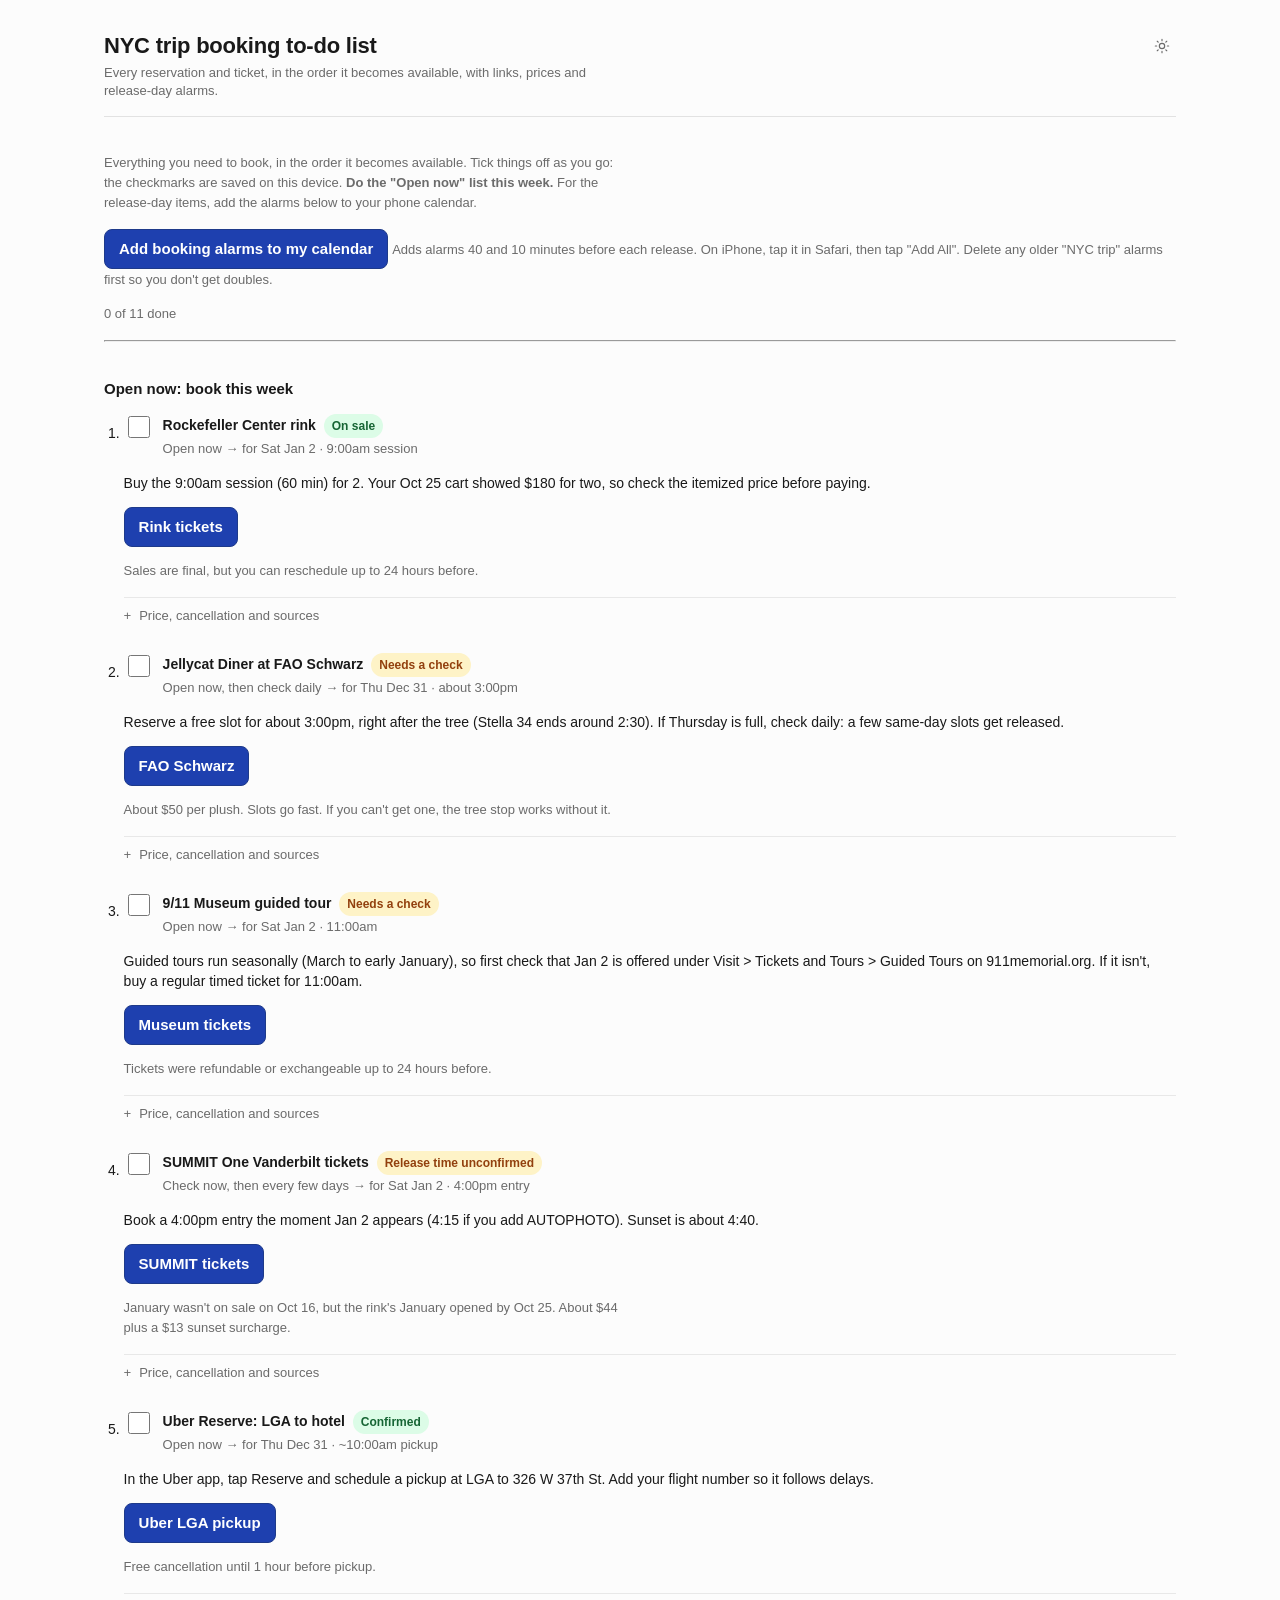
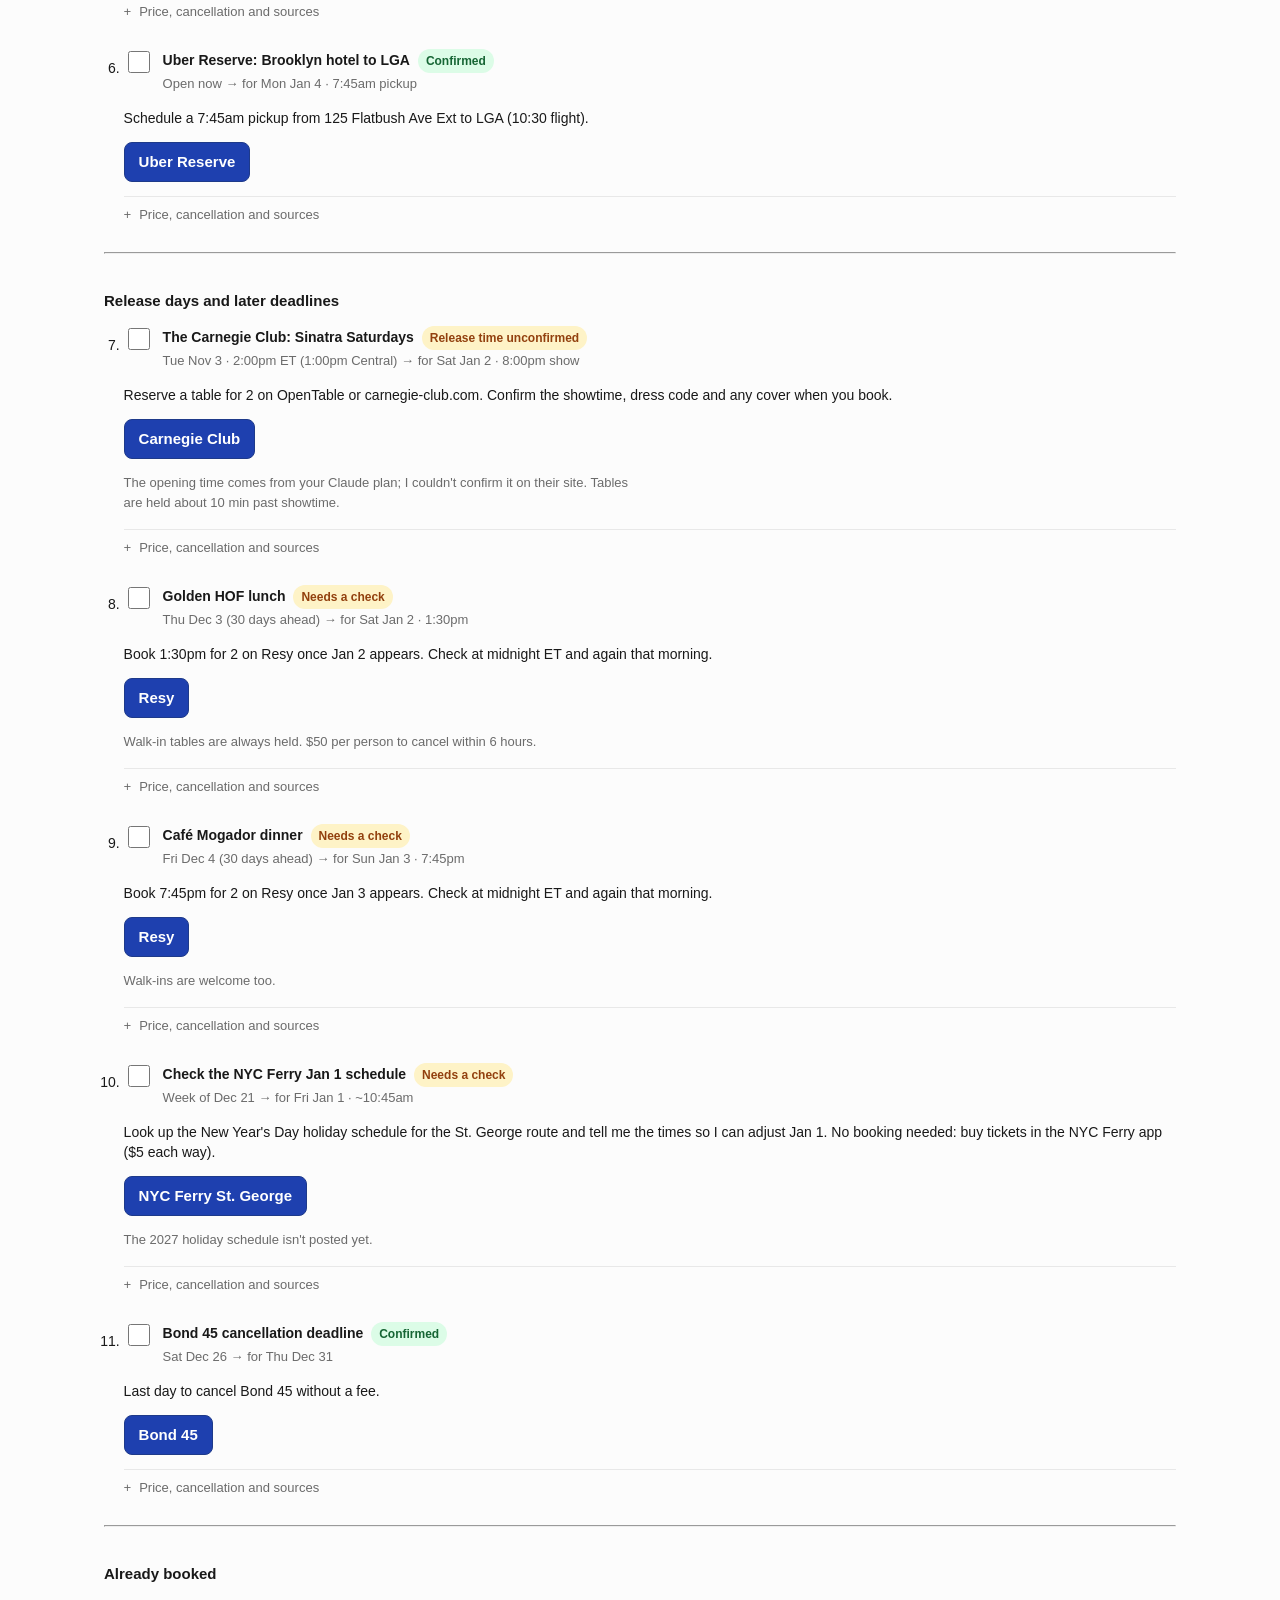
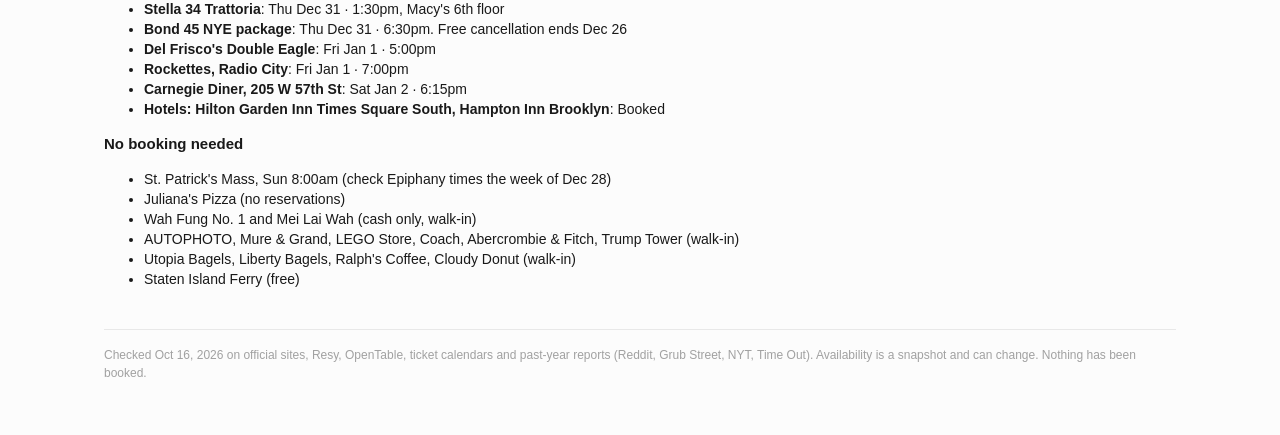
<file: bookings.html>
<!doctype html>
<html lang="en">
  <head>
    <meta charset="utf-8" />
    <meta name="viewport" content="width=device-width, initial-scale=1" />
    <meta name="generator" content="Devin artifact kit" />
    <title>NYC trip booking to-do list</title>
    <style>
/* Devin artifact kit — self-contained styles for standalone HTML artifacts.
   Tokens are translated from the Devin product design system. Light is the
   default; dark is applied from `prefers-color-scheme` unless a host theme
   signal (`?theme=`, `data-theme`, or a `devin:theme` message) says otherwise. */

:root {
  color-scheme: light;

  --bg-page: 252 252 252;
  --bg-wash: 248 248 248;
  --bg-elevated: 255 255 255;
  --tint-tertiary: 0 0 0 / 0.04;
  --tint-secondary: 0 0 0 / 0.06;
  --tint-primary: 0 0 0 / 0.08;
  --text-primary: 25 25 25;
  --text-secondary: 25 25 25 / 0.64;
  --text-tertiary: 25 25 25 / 0.4;
  --text-accent: 49 124 255;
  --bg-accent: 49 124 255;
  --border-secondary: 0 0 0 / 0.08;
  --border-primary: 0 0 0 / 0.1;
  --text-green: 0 165 88;
  --text-orange: 245 142 58;
  --text-red: 245 59 58;
  --text-blue: 51 125 244;
  --text-purple: 149 108 222;
  --shadow-l1: 0 1px 2px rgb(0 0 0 / 0.06);
  --shadow-l2: 0 4px 12px rgb(0 0 0 / 0.08);

  --font-sans: Inter, -apple-system, BlinkMacSystemFont, "Segoe UI", Roboto,
    Helvetica, Arial, sans-serif;
  --font-mono: "SF Mono", "Roboto Mono", ui-monospace, monospace;
  --radius-sm: 4px;
  --radius: 6px;
  --radius-lg: 10px;
  --unit: 4px;
  --max-width: 1120px;
}

:root[data-theme="dark"] {
  color-scheme: dark;

  --bg-page: 20 20 20;
  --bg-wash: 25 25 25;
  --bg-elevated: 31 31 31;
  --tint-tertiary: 255 255 255 / 0.03;
  --tint-secondary: 255 255 255 / 0.05;
  --tint-primary: 255 255 255 / 0.08;
  --text-primary: 255 255 255 / 0.9;
  --text-secondary: 255 255 255 / 0.52;
  --text-tertiary: 255 255 255 / 0.4;
  --text-accent: 73 176 255;
  --bg-accent: 68 137 255;
  --border-secondary: 255 255 255 / 0.04;
  --border-primary: 255 255 255 / 0.08;
  --text-green: 0 236 126;
  --text-orange: 245 142 58;
  --text-red: 255 108 107;
  --text-blue: 92 154 255;
  --text-purple: 178 145 240;
  --shadow-l1: 0 1px 2px rgb(0 0 0 / 0.4);
  --shadow-l2: 0 4px 12px rgb(0 0 0 / 0.5);
}

@media (prefers-color-scheme: dark) {
  :root:not([data-theme]) {
    color-scheme: dark;

    --bg-page: 20 20 20;
    --bg-wash: 25 25 25;
    --bg-elevated: 31 31 31;
    --tint-tertiary: 255 255 255 / 0.03;
    --tint-secondary: 255 255 255 / 0.05;
    --tint-primary: 255 255 255 / 0.08;
    --text-primary: 255 255 255 / 0.9;
    --text-secondary: 255 255 255 / 0.52;
    --text-tertiary: 255 255 255 / 0.4;
    --text-accent: 73 176 255;
    --bg-accent: 68 137 255;
    --border-secondary: 255 255 255 / 0.04;
    --border-primary: 255 255 255 / 0.08;
    --text-green: 0 236 126;
    --text-orange: 245 142 58;
    --text-red: 255 108 107;
    --text-blue: 92 154 255;
    --text-purple: 178 145 240;
    --shadow-l1: 0 1px 2px rgb(0 0 0 / 0.4);
    --shadow-l2: 0 4px 12px rgb(0 0 0 / 0.5);
  }
}

*,
*::before,
*::after {
  box-sizing: border-box;
}

html {
  -webkit-text-size-adjust: 100%;
}

body {
  margin: 0;
  background: rgb(var(--bg-page));
  color: rgb(var(--text-primary));
  font-family: var(--font-sans);
  font-size: 14px;
  line-height: 20px;
  font-variant-numeric: tabular-nums;
}

:where(button, a, input, select, summary, [tabindex]):focus-visible {
  outline: 1px solid rgb(var(--bg-accent));
  outline-offset: 1px;
  border-radius: var(--radius-sm);
}

/* ---------- layout ---------- */

.a-shell {
  max-width: var(--max-width);
  margin: 0 auto;
  padding: calc(var(--unit) * 8) calc(var(--unit) * 6) calc(var(--unit) * 16);
}

.a-header {
  display: flex;
  flex-wrap: wrap;
  align-items: flex-start;
  justify-content: space-between;
  gap: calc(var(--unit) * 3);
  padding-bottom: calc(var(--unit) * 4);
  border-bottom: 1px solid rgb(var(--border-primary));
}

.a-header__title {
  margin: 0;
  font-size: 22px;
  line-height: 28px;
  font-weight: 600;
  letter-spacing: -0.01em;
}

.a-header__subtitle {
  margin: calc(var(--unit) * 1) 0 0;
  color: rgb(var(--text-secondary));
  font-size: 13px;
  line-height: 18px;
  max-width: 68ch;
}

.a-section {
  margin-top: calc(var(--unit) * 9);
}

.a-section__title {
  margin: 0 0 calc(var(--unit) * 1);
  font-size: 15px;
  line-height: 22px;
  font-weight: 600;
}

.a-section__note,
.a-prose {
  margin: 0 0 calc(var(--unit) * 4);
  color: rgb(var(--text-secondary));
  font-size: 13px;
  line-height: 20px;
  max-width: 72ch;
}

.a-grid {
  display: grid;
  gap: calc(var(--unit) * 3);
  grid-template-columns: repeat(auto-fit, minmax(220px, 1fr));
}

.a-grid--halves {
  grid-template-columns: repeat(auto-fit, minmax(320px, 1fr));
}

/* ---------- surfaces ---------- */

.a-panel {
  background: rgb(var(--bg-elevated));
  border: 1px solid rgb(var(--border-secondary));
  border-radius: var(--radius-lg);
  box-shadow: var(--shadow-l1);
  padding: calc(var(--unit) * 4);
}

.a-panel__head {
  display: flex;
  align-items: baseline;
  justify-content: space-between;
  gap: calc(var(--unit) * 2);
  margin-bottom: calc(var(--unit) * 3);
}

.a-panel__title {
  margin: 0;
  font-size: 13px;
  line-height: 18px;
  font-weight: 600;
}

.a-label {
  color: rgb(var(--text-tertiary));
  font-size: 12px;
  line-height: 16px;
  text-transform: none;
}

/* ---------- metrics ---------- */

.a-metric {
  background: rgb(var(--tint-tertiary));
  border: 1px solid rgb(var(--border-secondary));
  border-radius: var(--radius);
  padding: calc(var(--unit) * 3);
}

.a-metric__label {
  color: rgb(var(--text-secondary));
  font-size: 12px;
  line-height: 16px;
}

.a-metric__value {
  margin-top: calc(var(--unit) * 1);
  font-size: 22px;
  line-height: 28px;
  font-weight: 600;
  letter-spacing: -0.02em;
}

.a-metric__delta {
  margin-top: calc(var(--unit) * 1);
  font-family: var(--font-mono);
  font-size: 12px;
  line-height: 16px;
  color: rgb(var(--text-secondary));
}

.a-metric__delta[data-trend="up"] {
  color: rgb(var(--text-green));
}

.a-metric__delta[data-trend="down"] {
  color: rgb(var(--text-red));
}

/* ---------- status ---------- */

.a-status {
  display: inline-flex;
  align-items: center;
  gap: calc(var(--unit) * 1.5);
  font-size: 12px;
  line-height: 16px;
  color: rgb(var(--text-secondary));
  white-space: nowrap;
}

.a-status::before {
  content: "";
  width: 6px;
  height: 6px;
  border-radius: 50%;
  background: currentColor;
  flex: none;
}

.a-status[data-state="done"] {
  color: rgb(var(--text-green));
}

.a-status[data-state="active"] {
  color: rgb(var(--text-blue));
}

.a-status[data-state="at-risk"] {
  color: rgb(var(--text-orange));
}

.a-status[data-state="blocked"] {
  color: rgb(var(--text-red));
}

.a-status[data-state="planned"] {
  color: rgb(var(--text-tertiary));
}

/* ---------- tables ---------- */

.a-table-scroll {
  overflow-x: auto;
  border: 1px solid rgb(var(--border-secondary));
  border-radius: var(--radius);
  background: rgb(var(--bg-elevated));
}

.a-table {
  width: 100%;
  border-collapse: collapse;
  font-size: 13px;
  line-height: 18px;
}

.a-table th,
.a-table td {
  text-align: left;
  padding: calc(var(--unit) * 2) calc(var(--unit) * 3);
  border-bottom: 1px solid rgb(var(--border-secondary));
  vertical-align: top;
}

.a-table thead th {
  position: sticky;
  top: 0;
  background: rgb(var(--bg-wash));
  color: rgb(var(--text-secondary));
  font-weight: 500;
  font-size: 12px;
  line-height: 16px;
  z-index: 1;
}

.a-table tbody tr:last-child td {
  border-bottom: none;
}

.a-table tbody tr:hover td {
  background: rgb(var(--tint-tertiary));
}

.a-table td[data-numeric],
.a-table th[data-numeric] {
  text-align: right;
  font-family: var(--font-mono);
}

/* Pinned columns: `data-a-sticky-columns="N"` keeps the first N columns in
   view while the table scrolls sideways. CSS alone pins the first column, so
   N=1 works without script; kit.js measures the leading columns, marks each
   pinned cell `data-a-sticky` with its `--a-sticky-left` offset, and flags the
   table `data-a-sticky-ready`. Pinned cells need opaque backgrounds or the
   scrolled columns show through them. */
.a-table[data-a-sticky-columns]:not([data-a-sticky-ready]):not([data-a-sticky-columns="0"])
  tr
  > :first-child,
.a-table[data-a-sticky-ready] [data-a-sticky] {
  position: sticky;
  left: var(--a-sticky-left, 0);
  z-index: 1;
  background-color: rgb(var(--bg-elevated));
}

/* Header row above pinned body cells; the pinned corner above both. */
.a-table[data-a-sticky-columns] thead th {
  z-index: 2;
}

.a-table[data-a-sticky-columns]:not([data-a-sticky-ready]):not([data-a-sticky-columns="0"])
  thead
  tr
  > :first-child,
.a-table[data-a-sticky-ready] thead [data-a-sticky] {
  z-index: 3;
  background-color: rgb(var(--bg-wash));
}

/* The row tint is translucent, so layer it over the opaque surface. */
.a-table[data-a-sticky-columns]:not([data-a-sticky-ready]):not([data-a-sticky-columns="0"])
  tbody
  tr:hover
  > td:first-child,
.a-table[data-a-sticky-ready] tbody tr:hover > td[data-a-sticky] {
  background: linear-gradient(
      rgb(var(--tint-tertiary)),
      rgb(var(--tint-tertiary))
    )
    rgb(var(--bg-elevated));
}

/* Divider on the last pinned column. Table cells don't paint box-shadow when
   borders collapse, so it is a pseudo-element. Without script there is no
   scroll state and it is always shown; with it, only while scrolled. */
.a-table[data-a-sticky-columns]:not([data-a-sticky-ready]):not([data-a-sticky-columns="0"])
  tr
  > :first-child::after,
.a-table[data-a-sticky-ready] [data-a-sticky="edge"]::after {
  content: "";
  position: absolute;
  top: 0;
  bottom: 0;
  left: 100%;
  width: 8px;
  border-left: 1px solid rgb(var(--border-primary));
  background: linear-gradient(to right, rgb(0 0 0 / 0.08), transparent);
  pointer-events: none;
}

.a-table-scroll:not([data-a-scrolled])
  .a-table[data-a-sticky-ready]
  [data-a-sticky="edge"]::after {
  display: none;
}

/* ---------- charts (inline SVG + CSS bars) ---------- */

.a-chart {
  display: block;
  width: 100%;
  height: auto;
  overflow: visible;
}

.a-chart__grid line {
  stroke: rgb(var(--border-primary));
  stroke-dasharray: 2 3;
}

.a-chart__axis text {
  fill: rgb(var(--text-tertiary));
  font-size: 10px;
  font-family: var(--font-mono);
}

.a-chart__series {
  fill: none;
  stroke-width: 1.5;
  stroke-linecap: round;
  stroke-linejoin: round;
}

.a-chart__point {
  stroke: rgb(var(--bg-elevated));
  stroke-width: 1.5;
}

.a-bars {
  display: grid;
  gap: calc(var(--unit) * 2);
  margin: 0;
}

.a-bars__row {
  display: grid;
  grid-template-columns: minmax(88px, 22%) 1fr auto;
  align-items: center;
  gap: calc(var(--unit) * 2);
  font-size: 13px;
}

.a-bars__track {
  height: 8px;
  border-radius: 999px;
  background: rgb(var(--tint-secondary));
  overflow: hidden;
}

.a-bars__fill {
  display: block;
  height: 100%;
  border-radius: 999px;
  background: rgb(var(--bg-accent));
}

.a-bars__value {
  font-family: var(--font-mono);
  font-size: 12px;
  color: rgb(var(--text-secondary));
}

.a-legend {
  display: flex;
  flex-wrap: wrap;
  gap: calc(var(--unit) * 3);
  margin: calc(var(--unit) * 3) 0 0;
  padding: 0;
  list-style: none;
  font-size: 12px;
  color: rgb(var(--text-secondary));
}

.a-legend li {
  display: flex;
  align-items: center;
  gap: calc(var(--unit) * 1.5);
}

.a-legend__swatch {
  width: 8px;
  height: 8px;
  border-radius: 2px;
  flex: none;
}

/* Series colors stay stable across themes so legends keep meaning. */
.a-series-1 {
  --series: 49 124 255;
}
.a-series-2 {
  --series: 0 165 88;
}
.a-series-3 {
  --series: 149 108 222;
}
.a-series-4 {
  --series: 245 142 58;
}

.a-chart__series.a-series-1,
.a-chart__series.a-series-2,
.a-chart__series.a-series-3,
.a-chart__series.a-series-4 {
  stroke: rgb(var(--series));
}

.a-chart__point.a-series-1,
.a-chart__point.a-series-2,
.a-chart__point.a-series-3,
.a-chart__point.a-series-4 {
  fill: rgb(var(--series));
}

.a-series-1 .a-legend__swatch,
.a-series-2 .a-legend__swatch,
.a-series-3 .a-legend__swatch,
.a-series-4 .a-legend__swatch {
  background: rgb(var(--series));
}

.a-chart__bar.a-series-1,
.a-chart__bar.a-series-2,
.a-chart__bar.a-series-3,
.a-chart__bar.a-series-4 {
  fill: rgb(var(--series));
}

/* Dimming the rest of the plot reads as "this is the value you asked for"
   without moving anything, which keeps the highlight legible under
   reduced motion. */
.a-chart__bar,
.a-chart__point,
.a-chart__series {
  transition: opacity 120ms ease;
}

.a-chart__plot:has([data-a-active]) .a-chart__bar:not([data-a-active]) {
  opacity: 0.45;
}

.a-chart__point[data-a-active] {
  r: 4.25;
}

.a-chart__crosshair {
  stroke: rgb(var(--border-primary));
  stroke-width: 1;
  pointer-events: none;
}

.a-chart__band {
  fill: transparent;
  /* Vertical scrolling must still work when a finger lands on the plot. */
  touch-action: pan-y;
}

.a-chart__band[data-a-active] {
  fill: rgb(var(--tint-secondary));
}

.a-chart__band:focus-visible {
  outline: 1px solid rgb(var(--bg-accent));
  outline-offset: -2px;
}

.a-chart {
  touch-action: pan-y;
}

/* Shown in place of the plot when a filter leaves the source table empty. */
.a-chart__empty {
  margin: 0 0 calc(var(--unit) * 3);
  padding: calc(var(--unit) * 6) 0;
  border: 1px dashed rgb(var(--border-secondary));
  border-radius: var(--radius);
  color: rgb(var(--text-secondary));
  font-size: 13px;
  text-align: center;
}

/* ---------- tooltip ---------- */

.a-tip {
  position: fixed;
  top: 0;
  left: 0;
  z-index: 40;
  min-width: 120px;
  max-width: 260px;
  padding: calc(var(--unit) * 2) calc(var(--unit) * 2.5);
  border: 1px solid rgb(var(--border-secondary));
  border-radius: var(--radius);
  background: rgb(var(--bg-elevated));
  box-shadow: var(--shadow-l2);
  color: rgb(var(--text-primary));
  font-size: 12px;
  line-height: 16px;
  pointer-events: none;
}

.a-tip__title {
  margin-bottom: var(--unit);
  font-weight: 600;
  color: rgb(var(--text-primary));
}

.a-tip__text {
  color: rgb(var(--text-secondary));
}

.a-tip__row {
  display: flex;
  align-items: center;
  gap: calc(var(--unit) * 1.5);
  white-space: nowrap;
}

.a-tip__swatch {
  width: 8px;
  height: 8px;
  flex: none;
  border-radius: 2px;
  background: rgb(var(--series, var(--bg-accent)));
}

.a-tip__name {
  color: rgb(var(--text-secondary));
}

.a-tip__value {
  margin-left: auto;
  padding-left: calc(var(--unit) * 2);
  font-family: var(--font-mono);
  font-variant-numeric: tabular-nums;
}

/* ---------- controls: tabs, filters, toggles ---------- */

.a-toolbar {
  display: flex;
  flex-wrap: wrap;
  align-items: center;
  gap: calc(var(--unit) * 2);
  margin-bottom: calc(var(--unit) * 4);
}

.a-tabs {
  display: flex;
  gap: calc(var(--unit) * 1);
  padding: 2px;
  background: rgb(var(--tint-tertiary));
  border: 1px solid rgb(var(--border-secondary));
  border-radius: var(--radius);
}

.a-btn {
  appearance: none;
  border: 1px solid transparent;
  background: transparent;
  color: rgb(var(--text-secondary));
  font: inherit;
  font-size: 13px;
  padding: calc(var(--unit) * 1) calc(var(--unit) * 2.5);
  border-radius: var(--radius-sm);
  cursor: pointer;
}

.a-btn:hover {
  background: rgb(var(--tint-secondary));
  color: rgb(var(--text-primary));
}

.a-btn[aria-selected="true"],
.a-btn[aria-pressed="true"] {
  background: rgb(var(--bg-elevated));
  border-color: rgb(var(--border-primary));
  color: rgb(var(--text-primary));
  box-shadow: var(--shadow-l1);
}

.a-btn--outline {
  border-color: rgb(var(--border-primary));
  background: rgb(var(--bg-elevated));
}

.a-btn--icon {
  display: inline-grid;
  flex: 0 0 auto;
  width: 28px;
  height: 28px;
  padding: 0;
  place-items: center;
}

.a-theme-icon {
  width: 16px;
  height: 16px;
  fill: none;
  stroke: currentColor;
  stroke-width: 1.75;
  stroke-linecap: round;
  stroke-linejoin: round;
}

.a-theme-icon--moon {
  display: none;
}

:root[data-theme="dark"] .a-theme-icon--sun {
  display: none;
}

:root[data-theme="dark"] .a-theme-icon--moon {
  display: block;
}

@media (prefers-color-scheme: dark) {
  :root:not([data-theme]) .a-theme-icon--sun {
    display: none;
  }

  :root:not([data-theme]) .a-theme-icon--moon {
    display: block;
  }
}

.a-select {
  appearance: none;
  font: inherit;
  font-size: 13px;
  color: rgb(var(--text-primary));
  background: rgb(var(--bg-elevated));
  border: 1px solid rgb(var(--border-primary));
  border-radius: var(--radius-sm);
  padding: calc(var(--unit) * 1) calc(var(--unit) * 2);
}

[hidden] {
  display: none !important;
}

/* ---------- diagram ---------- */

.a-diagram {
  position: relative;
  background: rgb(var(--bg-wash));
  border: 1px solid rgb(var(--border-secondary));
  border-radius: var(--radius-lg);
  overflow: hidden;
}

.a-diagram__canvas {
  display: block;
  width: 100%;
  height: auto;
  touch-action: none;
  cursor: grab;
}

.a-diagram__canvas:active {
  cursor: grabbing;
}

.a-group rect {
  fill: rgb(var(--tint-tertiary));
  stroke: rgb(var(--border-primary));
  stroke-dasharray: 4 4;
  rx: 10;
}

.a-group text {
  fill: rgb(var(--text-tertiary));
  font-size: 10px;
  font-family: var(--font-mono);
}

.a-node rect {
  fill: rgb(var(--bg-elevated));
  stroke: rgb(var(--border-primary));
  rx: 8;
}

.a-node__title {
  fill: rgb(var(--text-primary));
  font-size: 12px;
  font-weight: 600;
}

.a-node__sub {
  fill: rgb(var(--text-secondary));
  font-size: 10px;
  font-family: var(--font-mono);
}

.a-node {
  cursor: pointer;
}

.a-node:hover rect,
.a-node:focus-visible rect {
  stroke: rgb(var(--bg-accent));
}

.a-node[aria-current="true"] rect {
  stroke: rgb(var(--bg-accent));
  stroke-width: 2;
}

.a-edge {
  fill: none;
  stroke: rgb(var(--text-tertiary));
  stroke-width: 1.25;
}

.a-edge--dim {
  stroke: rgb(var(--border-primary));
}

.a-edge__label {
  fill: rgb(var(--text-tertiary));
  font-size: 10px;
  font-family: var(--font-mono);
}

.a-inspector {
  border-top: 1px solid rgb(var(--border-secondary));
  background: rgb(var(--bg-elevated));
  padding: calc(var(--unit) * 3) calc(var(--unit) * 4);
  font-size: 13px;
  line-height: 20px;
}

.a-inspector__title {
  margin: 0 0 calc(var(--unit) * 1);
  font-size: 13px;
  font-weight: 600;
}

/* ---------- plan / process ---------- */

.a-phase {
  display: grid;
  grid-template-columns: 28px 1fr;
  gap: calc(var(--unit) * 3);
  padding: calc(var(--unit) * 4) 0;
  border-bottom: 1px solid rgb(var(--border-secondary));
}

.a-phase:last-child {
  border-bottom: none;
}

.a-phase__index {
  font-family: var(--font-mono);
  font-size: 12px;
  color: rgb(var(--text-tertiary));
  padding-top: 2px;
}

.a-phase__head {
  display: flex;
  flex-wrap: wrap;
  align-items: baseline;
  gap: calc(var(--unit) * 2);
  justify-content: space-between;
}

.a-phase__title {
  margin: 0;
  font-size: 14px;
  line-height: 20px;
  font-weight: 600;
}

.a-meta-list {
  display: grid;
  gap: calc(var(--unit) * 1);
  margin: calc(var(--unit) * 2) 0 0;
  padding: 0;
  list-style: none;
  font-size: 13px;
  color: rgb(var(--text-secondary));
}

.a-meta-list li,
.a-meta-list > div {
  display: grid;
  grid-template-columns: minmax(96px, 15%) 1fr;
  gap: calc(var(--unit) * 2);
}

.a-meta-list dt,
.a-meta-list .a-meta-list__key {
  color: rgb(var(--text-tertiary));
  font-size: 12px;
}

.a-meta-list dd {
  margin: 0;
}

.a-timeline {
  display: grid;
  gap: calc(var(--unit) * 1);
  margin: 0;
  font-size: 12px;
}

.a-timeline__row {
  display: grid;
  grid-template-columns: minmax(120px, 20%) 1fr;
  align-items: center;
  gap: calc(var(--unit) * 2);
}

.a-timeline__track {
  position: relative;
  height: 10px;
  background: rgb(var(--tint-tertiary));
  border-radius: var(--radius-sm);
}

.a-timeline__span {
  position: absolute;
  top: 0;
  bottom: 0;
  border-radius: var(--radius-sm);
  background: rgb(var(--bg-accent) / 0.75);
}

.a-timeline__span[data-state="at-risk"] {
  background: rgb(var(--text-orange) / 0.75);
}

.a-timeline__span[data-state="done"] {
  background: rgb(var(--text-green) / 0.7);
}

.a-timeline__scale {
  display: grid;
  grid-auto-flow: column;
  grid-auto-columns: 1fr;
  color: rgb(var(--text-tertiary));
  font-family: var(--font-mono);
  font-size: 10px;
}

.a-callout {
  border: 1px solid rgb(var(--border-secondary));
  border-left: 2px solid rgb(var(--text-orange));
  border-radius: var(--radius-sm);
  background: rgb(var(--tint-tertiary));
  padding: calc(var(--unit) * 3);
  font-size: 13px;
  line-height: 20px;
}

.a-callout--decision {
  border-left-color: rgb(var(--bg-accent));
}

.a-callout--risk {
  border-left-color: rgb(var(--text-red));
}

.a-callout__title {
  margin: 0 0 calc(var(--unit) * 1);
  font-size: 13px;
  font-weight: 600;
}

details.a-disclosure {
  border-top: 1px solid rgb(var(--border-secondary));
  padding: calc(var(--unit) * 2) 0;
}

details.a-disclosure > summary {
  cursor: pointer;
  font-size: 13px;
  color: rgb(var(--text-secondary));
  list-style: none;
}

details.a-disclosure > summary::marker,
details.a-disclosure > summary::-webkit-details-marker {
  display: none;
}

details.a-disclosure > summary::before {
  content: "+ ";
  font-family: var(--font-mono);
}

details.a-disclosure[open] > summary::before {
  content: "− ";
}

/* ---------- empty and error states ---------- */

.a-empty,
.a-error {
  border: 1px dashed rgb(var(--border-primary));
  border-radius: var(--radius);
  padding: calc(var(--unit) * 6);
  text-align: center;
  color: rgb(var(--text-secondary));
  font-size: 13px;
  line-height: 20px;
}

.a-error {
  border-style: solid;
  border-color: rgb(var(--text-red) / 0.4);
  color: rgb(var(--text-primary));
  text-align: left;
}

.a-error__title {
  margin: 0 0 calc(var(--unit) * 1);
  font-size: 13px;
  font-weight: 600;
  color: rgb(var(--text-red));
}

.a-footnote {
  margin-top: calc(var(--unit) * 10);
  padding-top: calc(var(--unit) * 4);
  border-top: 1px solid rgb(var(--border-secondary));
  color: rgb(var(--text-tertiary));
  font-size: 12px;
  line-height: 18px;
}

.a-visually-hidden {
  position: absolute;
  width: 1px;
  height: 1px;
  overflow: hidden;
  clip: rect(0 0 0 0);
  white-space: nowrap;
}

/* ---------- responsive ---------- */

@media (max-width: 640px) {
  .a-shell {
    padding: calc(var(--unit) * 5) calc(var(--unit) * 4)
      calc(var(--unit) * 12);
  }

  .a-header__title {
    font-size: 18px;
    line-height: 24px;
  }

  .a-bars__row,
  .a-timeline__row,
  .a-meta-list li,
  .a-meta-list > div {
    grid-template-columns: 1fr;
    gap: calc(var(--unit) * 1);
  }

  .a-phase {
    grid-template-columns: 1fr;
  }

  .a-phase__index {
    padding-top: 0;
  }

  .a-toolbar {
    align-items: stretch;
  }

  .a-tabs {
    overflow-x: auto;
  }
}

/* ---------- motion ---------- */

@media (prefers-reduced-motion: reduce) {
  *,
  *::before,
  *::after {
    animation-duration: 0.01ms !important;
    animation-iteration-count: 1 !important;
    transition-duration: 0.01ms !important;
    scroll-behavior: auto !important;
  }
}

/* ---------- print / export ---------- */

@media print {
  :root[data-theme],
  :root:not([data-theme]) {
    color-scheme: light only;
    --bg-page: 252 252 252;
    --bg-wash: 248 248 248;
    --bg-elevated: 255 255 255;
    --tint-tertiary: 0 0 0 / 0.04;
    --tint-secondary: 0 0 0 / 0.06;
    --tint-primary: 0 0 0 / 0.08;
    --text-primary: 25 25 25;
    --text-secondary: 25 25 25 / 0.64;
    --text-tertiary: 25 25 25 / 0.4;
    --text-accent: 49 124 255;
    --bg-accent: 49 124 255;
    --border-secondary: 0 0 0 / 0.08;
    --border-primary: 0 0 0 / 0.1;
    --text-green: 0 165 88;
    --text-orange: 245 142 58;
    --text-red: 245 59 58;
    --text-blue: 51 125 244;
    --text-purple: 149 108 222;
    --shadow-l1: none;
    --shadow-l2: none;
  }

  body {
    background: #fff;
    color: #111;
  }

  .a-no-print,
  .a-toolbar,
  .a-diagram__hint {
    display: none !important;
  }

  .a-panel,
  .a-table-scroll,
  .a-diagram {
    box-shadow: none;
    break-inside: avoid;
  }

  .a-table[data-a-sticky-columns] tr > :first-child,
  .a-table [data-a-sticky] {
    position: static !important;
  }

  .a-table[data-a-sticky-columns] tr > :first-child::after,
  .a-table [data-a-sticky]::after {
    display: none !important;
  }

  .a-section {
    break-inside: avoid;
    margin-top: 24px;
  }

  [hidden].a-print-reveal {
    display: revert !important;
  }
}
    </style>
  </head>
  <body>
    <main class="a-shell">
      <header class="a-header">
        <div>
          <h1 class="a-header__title">NYC trip booking to-do list</h1>
          <p class="a-header__subtitle">Every reservation and ticket, in the order it becomes available, with links, prices and release-day alarms.</p>
        </div>
        <button
          type="button"
          class="a-btn a-btn--icon a-no-print"
          data-a-theme-toggle
          aria-label="Switch to dark mode"
          title="Switch to dark mode"
        >
          <svg
            class="a-theme-icon a-theme-icon--moon"
            aria-hidden="true"
            viewBox="0 0 24 24"
          >
            <path d="M21 12.8A9 9 0 1 1 11.2 3 7 7 0 0 0 21 12.8Z" />
          </svg>
          <svg
            class="a-theme-icon a-theme-icon--sun"
            aria-hidden="true"
            viewBox="0 0 24 24"
          >
            <circle cx="12" cy="12" r="4" />
            <path
              d="M12 2v2M12 20v2M4.9 4.9l1.4 1.4M17.7 17.7l1.4 1.4M2 12h2M20 12h2M4.9 19.1l1.4-1.4M17.7 6.3l1.4-1.4"
            />
          </svg>
        </button>
      </header>

      <section
        class="a-section a-error"
        data-a-error
        role="alert"
        aria-live="polite"
        hidden
      >
        <p class="a-error__title">Something in this artifact failed to run</p>
        <p>
          The content below is still readable, but an interactive control may
          not respond.
          <span data-a-error-detail></span>
        </p>
      </section>

<section class="a-section"><p class="a-prose">Everything you need to book, in the order it becomes available. Tick things off as you go: the checkmarks are saved on this device. <strong>Do the "Open now" list this week.</strong> For the release-day items, add the alarms below to your phone calendar.</p>
<p><a class="btn2" href="booking-alarms.ics">Add booking alarms to my calendar</a> <span class="a-section__note">Adds alarms 40 and 10 minutes before each release. On iPhone, tap it in Safari, then tap "Add All". Delete any older "NYC trip" alarms first so you don't get doubles.</span></p>
<p class="a-section__note" id="progress" aria-live="polite"></p></section><hr>
<section class="a-section"><h2 class="a-section__title">Open now: book this week</h2><ol class="todos"><li class="todo"><label class="tl"><input type="checkbox" data-key="b1"> <span><strong>Rockefeller Center rink</strong> <span class="chip ok">On sale</span><br><span class="a-section__note">Open now → for Sat Jan 2 · 9:00am session</span></span></label>
<p>Buy the 9:00am session (60 min) for 2. Your Oct 25 cart showed $180 for two, so check the itemized price before paying.</p><p><a class="btn2" href="https://www.rockefellercenter.com/tickets/the-rink-at-rockefeller-center" target="_blank" rel="noopener">Rink tickets</a></p><p class="a-section__note">Sales are final, but you can reschedule up to 24 hours before.</p>
<details class="a-disclosure"><summary>Price, cancellation and sources</summary><p><strong>Price:</strong> General Skate from $22 per person; Dec 31&#x27;s 7:00am session showed $39. Jan 2 prices appear when January goes on sale.</p><p><strong>Cancellation:</strong> No specific refund or cancellation rule was found in the official rink page or guide reviewed.</p><p class="a-section__note"><a href="https://www.rockefellercenter.com/tickets/the-rink-at-rockefeller-center" target="_blank" rel="noopener">source 1</a> · <a href="https://www.rockefellercenter.com/magazine/arts-culture/guide-to-ice-skating-at-the-rink-in-nyc" target="_blank" rel="noopener">source 2</a> · <a href="https://www.rockefellercenter.com/magazine/best-of-nyc/celebrate-the-rink-at-rockefeller-center-90th-anniversary" target="_blank" rel="noopener">source 3</a></p></details></li><li class="todo"><label class="tl"><input type="checkbox" data-key="b2"> <span><strong>Jellycat Diner at FAO Schwarz</strong> <span class="chip warn">Needs a check</span><br><span class="a-section__note">Open now, then check daily → for Thu Dec 31 · about 3:00pm</span></span></label>
<p>Reserve a free slot for about 3:00pm, right after the tree (Stella 34 ends around 2:30). If Thursday is full, check daily: a few same-day slots get released.</p><p><a class="btn2" href="https://faoschwarz.com/" target="_blank" rel="noopener">FAO Schwarz</a></p><p class="a-section__note">About $50 per plush. Slots go fast. If you can&#x27;t get one, the tree stop works without it.</p>
<details class="a-disclosure"><summary>Price, cancellation and sources</summary><p>No published price or policy found.</p><p class="a-section__note"></p></details></li><li class="todo"><label class="tl"><input type="checkbox" data-key="b3"> <span><strong>9/11 Museum guided tour</strong> <span class="chip warn">Needs a check</span><br><span class="a-section__note">Open now → for Sat Jan 2 · 11:00am</span></span></label>
<p>Guided tours run seasonally (March to early January), so first check that Jan 2 is offered under Visit &gt; Tickets and Tours &gt; Guided Tours on 911memorial.org. If it isn&#x27;t, buy a regular timed ticket for 11:00am.</p><p><a class="btn2" href="https://visit.911memorial.org/webstore/shop/viewItems.aspx?c=museum&amp;cg=tickets" target="_blank" rel="noopener">Museum tickets</a></p><p class="a-section__note">Tickets were refundable or exchangeable up to 24 hours before.</p>
<details class="a-disclosure"><summary>Price, cancellation and sources</summary><p><strong>Price:</strong> $24–$36 per ticket depending on ticket type; two tickets would be $48–$72. The exact price depends on the visitors&#x27; ticket category.</p><p><strong>Cancellation:</strong> Advanced reservations can be refunded or exchanged up to 24 hours before the specified date/time; one exchange is allowed at no extra cost.</p><p class="a-section__note"><a href="https://www.911memorial.org/visit/visit-museum-1" target="_blank" rel="noopener">source 1</a> · <a href="https://visit.911memorial.org/webstore/shop/viewItems.aspx?c=museum&amp;cg=tickets" target="_blank" rel="noopener">source 2</a></p></details></li><li class="todo"><label class="tl"><input type="checkbox" data-key="b4"> <span><strong>SUMMIT One Vanderbilt tickets</strong> <span class="chip warn">Release time unconfirmed</span><br><span class="a-section__note">Check now, then every few days → for Sat Jan 2 · 4:00pm entry</span></span></label>
<p>Book a 4:00pm entry the moment Jan 2 appears (4:15 if you add AUTOPHOTO). Sunset is about 4:40.</p><p><a class="btn2" href="https://summitov.com/tickets/" target="_blank" rel="noopener">SUMMIT tickets</a></p><p class="a-section__note">January wasn&#x27;t on sale on Oct 16, but the rink&#x27;s January opened by Oct 25. About $44 plus a $13 sunset surcharge.</p>
<details class="a-disclosure"><summary>Price, cancellation and sources</summary><p><strong>Price:</strong> From $44 per adult plus a $3 online fee per order. On Dec 31, the 3:30 and 4:00pm entries showed a +$13 sunset surcharge.</p><p><strong>Cancellation:</strong> The official refund/rebooking FAQ pages are linked, but their public text did not expose the answer; exact refund or exchange terms remain unverified.</p><p class="a-section__note"><a href="https://summitov.com/tickets/" target="_blank" rel="noopener">source 1</a> · <a href="https://tickets.summitov.com/webstore/shop/viewitems.aspx" target="_blank" rel="noopener">source 2</a> · <a href="https://info.summitov.com/faq/What-if-I-Want-to-Buy-Tickets-But-the-Date-is-Not-Available-Yet/" target="_blank" rel="noopener">source 3</a> · <a href="https://info.summitov.com/faq/Are-SUMMIT-One-Vanderbilt-Tickets-Refundable/" target="_blank" rel="noopener">source 4</a></p></details></li><li class="todo"><label class="tl"><input type="checkbox" data-key="b5"> <span><strong>Uber Reserve: LGA to hotel</strong> <span class="chip ok">Confirmed</span><br><span class="a-section__note">Open now → for Thu Dec 31 · ~10:00am pickup</span></span></label>
<p>In the Uber app, tap Reserve and schedule a pickup at LGA to 326 W 37th St. Add your flight number so it follows delays.</p><p><a class="btn2" href="https://www.uber.com/global/en/r/airports/lga/pickup/" target="_blank" rel="noopener">Uber LGA pickup</a></p><p class="a-section__note">Free cancellation until 1 hour before pickup.</p>
<details class="a-disclosure"><summary>Price, cancellation and sources</summary><p><strong>Price:</strong> No fixed fare can be given without selecting a ride type and confirming trip details. Reserve shows an upfront price and may include a reservation fee that varies by location, date, and time.</p><p><strong>Cancellation:</strong> Uber&#x27;s LGA page says free cancellation is available until one hour before pickup or until a driver accepts, whichever condition applies. Other cancellation fees can vary by ride type and circumstances.</p><p class="a-section__note"><a href="https://www.uber.com/global/en/r/airports/lga/pickup/" target="_blank" rel="noopener">source 1</a> · <a href="https://www.uber.com/us/en/ride/how-it-works/reserve/" target="_blank" rel="noopener">source 2</a> · <a href="https://help.uber.com/riders/article/using-uber-reserve?nodeId=71708d67-bbac-4dda-9d32-53c2509bdd1b" target="_blank" rel="noopener">source 3</a></p></details></li><li class="todo"><label class="tl"><input type="checkbox" data-key="b6"> <span><strong>Uber Reserve: Brooklyn hotel to LGA</strong> <span class="chip ok">Confirmed</span><br><span class="a-section__note">Open now → for Mon Jan 4 · 7:45am pickup</span></span></label>
<p>Schedule a 7:45am pickup from 125 Flatbush Ave Ext to LGA (10:30 flight).</p><p><a class="btn2" href="https://www.uber.com/us/en/ride/how-it-works/reserve/" target="_blank" rel="noopener">Uber Reserve</a></p>
<details class="a-disclosure"><summary>Price, cancellation and sources</summary><p><strong>Price:</strong> No fixed fare can be given without selecting a ride type and confirming trip details. Reserve shows an upfront price and the reservation fee may vary by location, date, and time.</p><p><strong>Cancellation:</strong> Cancellation terms vary by trip. Uber Help says free cancellation is generally available up to one hour before pickup; if a driver has accepted and cancellation is later, a fee may apply. Check the in-app terms for the exact amount.</p><p class="a-section__note"><a href="https://www.uber.com/us/en/ride/how-it-works/reserve/" target="_blank" rel="noopener">source 1</a> · <a href="https://help.uber.com/riders/article/using-uber-reserve?nodeId=71708d67-bbac-4dda-9d32-53c2509bdd1b" target="_blank" rel="noopener">source 2</a></p></details></li></ol></section><hr>
<section class="a-section"><h2 class="a-section__title">Release days and later deadlines</h2><ol class="todos" start="7"><li class="todo"><label class="tl"><input type="checkbox" data-key="b7"> <span><strong>The Carnegie Club: Sinatra Saturdays</strong> <span class="chip warn">Release time unconfirmed</span><br><span class="a-section__note">Tue Nov 3 · 2:00pm ET (1:00pm Central) → for Sat Jan 2 · 8:00pm show</span></span></label>
<p>Reserve a table for 2 on OpenTable or carnegie-club.com. Confirm the showtime, dress code and any cover when you book.</p><p><a class="btn2" href="https://www.carnegie-club.com/" target="_blank" rel="noopener">Carnegie Club</a></p><p class="a-section__note">The opening time comes from your Claude plan; I couldn&#x27;t confirm it on their site. Tables are held about 10 min past showtime.</p>
<details class="a-disclosure"><summary>Price, cancellation and sources</summary><p>No published price or policy found.</p><p class="a-section__note"></p></details></li><li class="todo"><label class="tl"><input type="checkbox" data-key="b8"> <span><strong>Golden HOF lunch</strong> <span class="chip warn">Needs a check</span><br><span class="a-section__note">Thu Dec 3 (30 days ahead) → for Sat Jan 2 · 1:30pm</span></span></label>
<p>Book 1:30pm for 2 on Resy once Jan 2 appears. Check at midnight ET and again that morning.</p><p><a class="btn2" href="https://resy.com/cities/new-york-ny/venues/golden-hof?date=2027-01-02&amp;seats=2" target="_blank" rel="noopener">Resy</a></p><p class="a-section__note">Walk-in tables are always held. $50 per person to cancel within 6 hours.</p>
<details class="a-disclosure"><summary>Price, cancellation and sources</summary><p><strong>Price:</strong> À la carte.</p><p class="a-section__note"><a href="https://www.goldenhof.com/dine" target="_blank" rel="noopener">source 1</a> · <a href="https://resy.com/cities/new-york-ny/venues/golden-hof" target="_blank" rel="noopener">source 2</a></p></details></li><li class="todo"><label class="tl"><input type="checkbox" data-key="b9"> <span><strong>Café Mogador dinner</strong> <span class="chip warn">Needs a check</span><br><span class="a-section__note">Fri Dec 4 (30 days ahead) → for Sun Jan 3 · 7:45pm</span></span></label>
<p>Book 7:45pm for 2 on Resy once Jan 3 appears. Check at midnight ET and again that morning.</p><p><a class="btn2" href="https://resy.com/cities/new-york-ny/venues/cafe-mogador-williamsburg?date=2027-01-03&amp;seats=2" target="_blank" rel="noopener">Resy</a></p><p class="a-section__note">Walk-ins are welcome too.</p>
<details class="a-disclosure"><summary>Price, cancellation and sources</summary><p><strong>Price:</strong> À la carte.</p><p class="a-section__note"><a href="https://www.cafemogador.com/" target="_blank" rel="noopener">source 1</a> · <a href="https://resy.com/cities/new-york-ny/venues/cafe-mogador-williamsburg" target="_blank" rel="noopener">source 2</a></p></details></li><li class="todo"><label class="tl"><input type="checkbox" data-key="b10"> <span><strong>Check the NYC Ferry Jan 1 schedule</strong> <span class="chip warn">Needs a check</span><br><span class="a-section__note">Week of Dec 21 → for Fri Jan 1 · ~10:45am</span></span></label>
<p>Look up the New Year&#x27;s Day holiday schedule for the St. George route and tell me the times so I can adjust Jan 1. No booking needed: buy tickets in the NYC Ferry app ($5 each way).</p><p><a class="btn2" href="https://www.ferry.nyc/routes-and-schedules/st-george/" target="_blank" rel="noopener">NYC Ferry St. George</a></p><p class="a-section__note">The 2027 holiday schedule isn&#x27;t posted yet.</p>
<details class="a-disclosure"><summary>Price, cancellation and sources</summary><p>No published price or policy found.</p><p class="a-section__note"><a href="https://www.ferry.nyc/routes-and-schedules/st-george/" target="_blank" rel="noopener">source 1</a> · <a href="https://www.ferry.nyc/ticketing-info/" target="_blank" rel="noopener">source 2</a> · <a href="https://www.ferry.nyc/about/faq/" target="_blank" rel="noopener">source 3</a> · <a href="https://www.ferry.nyc/blog/fare-change/" target="_blank" rel="noopener">source 4</a></p></details></li><li class="todo"><label class="tl"><input type="checkbox" data-key="b11"> <span><strong>Bond 45 cancellation deadline</strong> <span class="chip ok">Confirmed</span><br><span class="a-section__note">Sat Dec 26 → for Thu Dec 31</span></span></label>
<p>Last day to cancel Bond 45 without a fee.</p><p><a class="btn2" href="https://www.bond45ny.com/new-years-eve/" target="_blank" rel="noopener">Bond 45</a></p>
<details class="a-disclosure"><summary>Price, cancellation and sources</summary><p>No published price or policy found.</p><p class="a-section__note"><a href="https://www.bond45ny.com/new-years-eve/" target="_blank" rel="noopener">source 1</a> · <a href="https://www.opentable.com/r/bond-45-new-york" target="_blank" rel="noopener">source 2</a></p></details></li></ol></section><hr>
<section class="a-section"><h2 class="a-section__title">Already booked</h2><ul><li><strong>Stella 34 Trattoria</strong>: Thu Dec 31 · 1:30pm, Macy&#x27;s 6th floor</li><li><strong>Bond 45 NYE package</strong>: Thu Dec 31 · 6:30pm. Free cancellation ends Dec 26</li><li><strong>Del Frisco&#x27;s Double Eagle</strong>: Fri Jan 1 · 5:00pm</li><li><strong>Rockettes, Radio City</strong>: Fri Jan 1 · 7:00pm</li><li><strong>Carnegie Diner, 205 W 57th St</strong>: Sat Jan 2 · 6:15pm</li><li><strong>Hotels: Hilton Garden Inn Times Square South, Hampton Inn Brooklyn</strong>: Booked</li></ul>
<h2 class="a-section__title">No booking needed</h2><ul><li>St. Patrick&#x27;s Mass, Sun 8:00am (check Epiphany times the week of Dec 28)</li><li>Juliana&#x27;s Pizza (no reservations)</li><li>Wah Fung No. 1 and Mei Lai Wah (cash only, walk-in)</li><li>AUTOPHOTO, Mure &amp; Grand, LEGO Store, Coach, Abercrombie &amp; Fitch, Trump Tower (walk-in)</li><li>Utopia Bagels, Liberty Bagels, Ralph&#x27;s Coffee, Cloudy Donut (walk-in)</li><li>Staten Island Ferry (free)</li></ul></section>
<script>
(function(){
var K='nyc-trip-todo-v1',s={};try{s=JSON.parse(localStorage.getItem(K)||'{}');}catch(e){}
var boxes=document.querySelectorAll('input[data-key]');
function upd(){var d=0;boxes.forEach(function(b){if(b.checked)d++;b.closest('li').classList.toggle('done',b.checked);});document.getElementById('progress').textContent=d+' of '+boxes.length+' done';}
boxes.forEach(function(b){b.checked=!!s[b.dataset.key];b.addEventListener('change',function(){s[b.dataset.key]=b.checked;try{localStorage.setItem(K,JSON.stringify(s));}catch(e){}upd();});});upd();
})();
</script>
<script id="icsdata" type="text/plain">BEGIN:VCALENDAR
VERSION:2.0
PRODID:-//NYC trip//EN
CALSCALE:GREGORIAN
BEGIN:VEVENT
UID:nyc-trip-0@devin
DTSTAMP:20261102T200000Z
DTSTART:20261103T185000Z
DURATION:PT20M
SUMMARY:Carnegie Club opens 2:00pm ET: book Sat Jan 2 Sinatra show
URL:https://www.carnegie-club.com/
DESCRIPTION:https://www.carnegie-club.com/
BEGIN:VALARM
ACTION:DISPLAY
DESCRIPTION:Carnegie Club opens 2:00pm ET: book Sat Jan 2 Sinatra show
TRIGGER:-PT30M
END:VALARM
BEGIN:VALARM
ACTION:DISPLAY
DESCRIPTION:Carnegie Club opens 2:00pm ET: book Sat Jan 2 Sinatra show
TRIGGER:PT0M
END:VALARM
END:VEVENT
BEGIN:VEVENT
UID:nyc-trip-1@devin
DTSTAMP:20261102T200000Z
DTSTART:20261105T150000Z
DURATION:PT20M
SUMMARY:Check SUMMIT: is Jan 2 on sale? Book 4:00pm
URL:https://summitov.com/tickets/
DESCRIPTION:https://summitov.com/tickets/
BEGIN:VALARM
ACTION:DISPLAY
DESCRIPTION:Check SUMMIT: is Jan 2 on sale? Book 4:00pm
TRIGGER:-PT30M
END:VALARM
BEGIN:VALARM
ACTION:DISPLAY
DESCRIPTION:Check SUMMIT: is Jan 2 on sale? Book 4:00pm
TRIGGER:PT0M
END:VALARM
END:VEVENT
BEGIN:VEVENT
UID:nyc-trip-2@devin
DTSTAMP:20261102T200000Z
DTSTART:20261112T150000Z
DURATION:PT20M
SUMMARY:Check SUMMIT again: Jan 2 4:00pm
URL:https://summitov.com/tickets/
DESCRIPTION:https://summitov.com/tickets/
BEGIN:VALARM
ACTION:DISPLAY
DESCRIPTION:Check SUMMIT again: Jan 2 4:00pm
TRIGGER:-PT30M
END:VALARM
BEGIN:VALARM
ACTION:DISPLAY
DESCRIPTION:Check SUMMIT again: Jan 2 4:00pm
TRIGGER:PT0M
END:VALARM
END:VEVENT
BEGIN:VEVENT
UID:nyc-trip-3@devin
DTSTAMP:20261102T200000Z
DTSTART:20261203T045000Z
DURATION:PT20M
SUMMARY:Golden HOF: Resy Jan 2 1:30pm should open
URL:https://resy.com/cities/new-york-ny/venues/golden-hof?date=2027-01-02&seats=2
DESCRIPTION:https://resy.com/cities/new-york-ny/venues/golden-hof?date=2027-01-02&seats=2
BEGIN:VALARM
ACTION:DISPLAY
DESCRIPTION:Golden HOF: Resy Jan 2 1:30pm should open
TRIGGER:-PT30M
END:VALARM
BEGIN:VALARM
ACTION:DISPLAY
DESCRIPTION:Golden HOF: Resy Jan 2 1:30pm should open
TRIGGER:PT0M
END:VALARM
END:VEVENT
BEGIN:VEVENT
UID:nyc-trip-4@devin
DTSTAMP:20261102T200000Z
DTSTART:20261203T140000Z
DURATION:PT20M
SUMMARY:Golden HOF morning check: Resy Jan 2 1:30pm
URL:https://resy.com/cities/new-york-ny/venues/golden-hof?date=2027-01-02&seats=2
DESCRIPTION:https://resy.com/cities/new-york-ny/venues/golden-hof?date=2027-01-02&seats=2
BEGIN:VALARM
ACTION:DISPLAY
DESCRIPTION:Golden HOF morning check: Resy Jan 2 1:30pm
TRIGGER:-PT30M
END:VALARM
BEGIN:VALARM
ACTION:DISPLAY
DESCRIPTION:Golden HOF morning check: Resy Jan 2 1:30pm
TRIGGER:PT0M
END:VALARM
END:VEVENT
BEGIN:VEVENT
UID:nyc-trip-5@devin
DTSTAMP:20261102T200000Z
DTSTART:20261204T045000Z
DURATION:PT20M
SUMMARY:Cafe Mogador: Resy Jan 3 7:45pm should open
URL:https://resy.com/cities/new-york-ny/venues/cafe-mogador-williamsburg?date=2027-01-03&seats=2
DESCRIPTION:https://resy.com/cities/new-york-ny/venues/cafe-mogador-williamsburg?date=2027-01-03&seats=2
BEGIN:VALARM
ACTION:DISPLAY
DESCRIPTION:Cafe Mogador: Resy Jan 3 7:45pm should open
TRIGGER:-PT30M
END:VALARM
BEGIN:VALARM
ACTION:DISPLAY
DESCRIPTION:Cafe Mogador: Resy Jan 3 7:45pm should open
TRIGGER:PT0M
END:VALARM
END:VEVENT
BEGIN:VEVENT
UID:nyc-trip-6@devin
DTSTAMP:20261102T200000Z
DTSTART:20261204T140000Z
DURATION:PT20M
SUMMARY:Cafe Mogador morning check: Resy Jan 3 7:45pm
URL:https://resy.com/cities/new-york-ny/venues/cafe-mogador-williamsburg?date=2027-01-03&seats=2
DESCRIPTION:https://resy.com/cities/new-york-ny/venues/cafe-mogador-williamsburg?date=2027-01-03&seats=2
BEGIN:VALARM
ACTION:DISPLAY
DESCRIPTION:Cafe Mogador morning check: Resy Jan 3 7:45pm
TRIGGER:-PT30M
END:VALARM
BEGIN:VALARM
ACTION:DISPLAY
DESCRIPTION:Cafe Mogador morning check: Resy Jan 3 7:45pm
TRIGGER:PT0M
END:VALARM
END:VEVENT
BEGIN:VEVENT
UID:nyc-trip-7@devin
DTSTAMP:20261102T200000Z
DTSTART:20261222T150000Z
DURATION:PT20M
SUMMARY:Check NYC Ferry Jan 1 holiday schedule (St. George)
URL:https://www.ferry.nyc/routes-and-schedules/st-george/
DESCRIPTION:https://www.ferry.nyc/routes-and-schedules/st-george/
BEGIN:VALARM
ACTION:DISPLAY
DESCRIPTION:Check NYC Ferry Jan 1 holiday schedule (St. George)
TRIGGER:-PT30M
END:VALARM
BEGIN:VALARM
ACTION:DISPLAY
DESCRIPTION:Check NYC Ferry Jan 1 holiday schedule (St. George)
TRIGGER:PT0M
END:VALARM
END:VEVENT
BEGIN:VEVENT
UID:nyc-trip-8@devin
DTSTAMP:20261102T200000Z
DTSTART:20261226T150000Z
DURATION:PT20M
SUMMARY:Last day to cancel Bond 45 without a fee
URL:https://www.bond45ny.com/new-years-eve/
DESCRIPTION:https://www.bond45ny.com/new-years-eve/
BEGIN:VALARM
ACTION:DISPLAY
DESCRIPTION:Last day to cancel Bond 45 without a fee
TRIGGER:-PT30M
END:VALARM
BEGIN:VALARM
ACTION:DISPLAY
DESCRIPTION:Last day to cancel Bond 45 without a fee
TRIGGER:PT0M
END:VALARM
END:VEVENT
BEGIN:VEVENT
UID:nyc-trip-9@devin
DTSTAMP:20261102T200000Z
DTSTART:20261228T150000Z
DURATION:PT20M
SUMMARY:Check Jan 1-2 hours (bagels, Wah Fung, Mei Lai Wah, Mure & Grand, LEGO, A&F) and Epiphany Mass times
URL:https://www.saintpatrickscathedral.org/
DESCRIPTION:https://www.saintpatrickscathedral.org/
BEGIN:VALARM
ACTION:DISPLAY
DESCRIPTION:Check Jan 1-2 hours (bagels, Wah Fung, Mei Lai Wah, Mure & Grand, LEGO, A&F) and Epiphany Mass times
TRIGGER:-PT30M
END:VALARM
BEGIN:VALARM
ACTION:DISPLAY
DESCRIPTION:Check Jan 1-2 hours (bagels, Wah Fung, Mei Lai Wah, Mure & Grand, LEGO, A&F) and Epiphany Mass times
TRIGGER:PT0M
END:VALARM
END:VEVENT
BEGIN:VEVENT
UID:nyc-trip-10@devin
DTSTAMP:20261102T200000Z
DTSTART:20270101T170000Z
DURATION:PT20M
SUMMARY:Check the Carnegie Club showtime for tomorrow
URL:https://www.carnegie-club.com/
DESCRIPTION:https://www.carnegie-club.com/
BEGIN:VALARM
ACTION:DISPLAY
DESCRIPTION:Check the Carnegie Club showtime for tomorrow
TRIGGER:-PT30M
END:VALARM
BEGIN:VALARM
ACTION:DISPLAY
DESCRIPTION:Check the Carnegie Club showtime for tomorrow
TRIGGER:PT0M
END:VALARM
END:VEVENT
END:VCALENDAR</script>
<style>.todos{padding-left:1.4em}.todo{margin:0 0 18px}.chip{display:inline-block;font-size:12px;font-weight:600;padding:2px 8px;border-radius:999px;margin-left:4px;white-space:nowrap}.chip.ok{background:#dcfce7;color:#166534}.chip.warn{background:#fef3c7;color:#92400e}.btn2{display:inline-block;padding:9px 14px;border-radius:8px;border:1px solid #1e3a8a;background:#1e40af;color:#fff!important;text-decoration:none;font-weight:600;font-size:15px;cursor:pointer}.todo{overflow-wrap:anywhere}.tl{display:flex;gap:10px;align-items:flex-start;cursor:pointer}.tl input{width:22px;height:22px;margin-top:2px;flex:none}.todo.done>p,.todo.done>details{opacity:.5}.todo.done .tl strong{text-decoration:line-through}</style>

      <footer class="a-footnote">Checked Oct 16, 2026 on official sites, Resy, OpenTable, ticket calendars and past-year reports (Reddit, Grub Street, NYT, Time Out). Availability is a snapshot and can change. Nothing has been booked.</footer>
    </main>
    <script>
/* Devin artifact kit — self-contained behavior for standalone HTML artifacts.
   No build step, no imports, no network calls. Every widget is progressive
   enhancement: the markup stays readable and printable with scripting off. */
(function () {
  "use strict";

  var root = document.documentElement;
  var THEMES = { light: 1, dark: 1 };

  function showError(message) {
    document.querySelectorAll("[data-a-error]").forEach(function (region) {
      region.hidden = false;
      var detail = region.querySelector("[data-a-error-detail]");
      if (detail && message) detail.textContent = message;
    });
  }

  window.addEventListener("error", function (event) {
    showError(event.message);
  });
  window.addEventListener("unhandledrejection", function (event) {
    showError(String(event.reason || "An interactive control failed."));
  });

  /* ---------- theme ----------
     Order of precedence:
       1. an explicit host signal (`?theme=`/`#theme=`, a `devin:theme`
          message from an embedding page, or a preset `data-theme`),
       2. a reader's in-document choice,
       3. the OS/browser preference via `prefers-color-scheme`.
     Hosts that expose no signal simply fall through to step 3. */
  function hostTheme() {
    var search = new URLSearchParams(
      window.location.search + "&" + window.location.hash.replace(/^#/, "")
    );
    var fromUrl = search.get("theme");
    if (fromUrl && THEMES[fromUrl]) return fromUrl;
    var preset = root.getAttribute("data-theme");
    if (preset && THEMES[preset]) return preset;
    return null;
  }

  function systemTheme() {
    return window.matchMedia &&
      window.matchMedia("(prefers-color-scheme: dark)").matches
      ? "dark"
      : "light";
  }

  var pinned = hostTheme();

  function apply(theme) {
    root.setAttribute("data-theme", theme);
    document.querySelectorAll("[data-a-theme-toggle]").forEach(function (el) {
      var label =
        theme === "dark" ? "Switch to light mode" : "Switch to dark mode";
      el.setAttribute("aria-label", label);
      el.setAttribute("title", label);
    });
  }

  apply(pinned || systemTheme());

  if (window.matchMedia) {
    var media = window.matchMedia("(prefers-color-scheme: dark)");
    var onChange = function () {
      if (!pinned) apply(systemTheme());
    };
    if (media.addEventListener) media.addEventListener("change", onChange);
    else if (media.addListener) media.addListener(onChange);
  }

  window.addEventListener("message", function (event) {
    if (window.parent === window || event.source !== window.parent) return;
    var data = event.data;
    if (!data || data.type !== "devin:theme" || !THEMES[data.theme]) return;
    pinned = data.theme;
    apply(pinned);
  });

  document.addEventListener("click", function (event) {
    var toggle = event.target.closest("[data-a-theme-toggle]");
    if (!toggle) return;
    pinned = root.getAttribute("data-theme") === "dark" ? "light" : "dark";
    apply(pinned);
  });

  /* ---------- tabs ----------
     <div data-a-tabs role="tablist">
       <button class="a-btn" role="tab" aria-controls="panel-id">Label</button>
     Panels are plain elements toggled with `hidden`, so print reveals the
     active one and `.a-print-reveal` can opt others in. */
  function selectTab(list, tab) {
    list.querySelectorAll('[role="tab"]').forEach(function (candidate) {
      var selected = candidate === tab;
      candidate.setAttribute("aria-selected", String(selected));
      candidate.tabIndex = selected ? 0 : -1;
      var panel = document.getElementById(
        candidate.getAttribute("aria-controls") || ""
      );
      if (panel) panel.hidden = !selected;
    });
  }

  document.querySelectorAll("[data-a-tabs]").forEach(function (list) {
    var tabs = Array.prototype.slice.call(
      list.querySelectorAll('[role="tab"]')
    );
    if (!tabs.length) return;
    var active =
      tabs.filter(function (t) {
        return t.getAttribute("aria-selected") === "true";
      })[0] || tabs[0];
    selectTab(list, active);

    list.addEventListener("click", function (event) {
      var tab = event.target.closest('[role="tab"]');
      if (tab) selectTab(list, tab);
    });

    list.addEventListener("keydown", function (event) {
      var step =
        event.key === "ArrowRight" ? 1 : event.key === "ArrowLeft" ? -1 : 0;
      if (!step) return;
      event.preventDefault();
      var current = tabs.indexOf(document.activeElement);
      var next = tabs[(current + step + tabs.length) % tabs.length];
      next.focus();
      selectTab(list, next);
    });
  });

  /* ---------- row filters ----------
     <select data-a-filter="#table-id" data-a-filter-key="team">
     Rows opt in with a matching `data-team` attribute; "all" clears it. */
  document.querySelectorAll("[data-a-filter]").forEach(function (control) {
    var target = document.querySelector(control.getAttribute("data-a-filter"));
    var key = control.getAttribute("data-a-filter-key") || "filter";
    if (!target) return;

    var emptySelector = control.getAttribute("data-a-filter-empty");
    var empty = emptySelector ? document.querySelector(emptySelector) : null;

    var applyFilter = function () {
      var value = control.value;
      var shown = 0;
      /* Re-read the rows every time: a script may have replaced them since
         the last pass, and those rows must obey the current selection too. */
      target.querySelectorAll("[data-" + key + "]").forEach(function (row) {
        var match = value === "all" || row.getAttribute("data-" + key) === value;
        row.hidden = !match;
        if (match) shown += 1;
      });
      if (empty) empty.hidden = shown !== 0;
      target.hidden = shown === 0 && !!empty;
    };

    control.addEventListener("change", applyFilter);
    applyFilter();

    /* Rows swapped in by a script are filtered as soon as they land, so a
       redraw never shows rows the current selection excludes. Only childList
       is watched, so the `hidden` writes above cannot retrigger this. */
    new MutationObserver(function () {
      applyFilter();
    }).observe(target, { childList: true, subtree: true });
  });

  /* ---------- pinned columns ----------
     <table class="a-table" data-a-sticky-columns="2">
     CSS pins the first column on its own. The kit measures the leading
     columns so every pinned cell gets its cumulative `--a-sticky-left`, and
     re-measures when the table resizes, its rows change, or a filter hides
     rows. Cells spanning past the last pinned column stay unpinned. The
     scroll wrapper carries `data-a-scrolled` while the table is scrolled
     sideways, so the divider only shows with columns underneath it. */
  function stickyCount(table) {
    var count = parseInt(table.getAttribute("data-a-sticky-columns"), 10);
    return count > 0 ? count : 0;
  }

  function layoutSticky(table) {
    var count = stickyCount(table);
    var pinned = [];
    var widths = [];
    var columns = 0;
    /* Rows spanned into from above shift where later cells start. */
    var carried = [];
    Array.prototype.forEach.call(table.rows, function (row, index) {
      var taken = carried[index] || [];
      var column = 0;
      Array.prototype.forEach.call(row.cells, function (cell) {
        while (taken[column]) column += 1;
        var end = column + Math.max(1, cell.colSpan || 1);
        if (end <= count) {
          pinned.push({ cell: cell, start: column, end: end });
          /* Hidden rows measure 0, so a later visible row fills the gap. */
          if (end === column + 1 && !widths[column]) {
            widths[column] = cell.getBoundingClientRect().width;
          }
        }
        for (var below = 1; below < (cell.rowSpan || 1); below += 1) {
          var next = (carried[index + below] = carried[index + below] || []);
          for (var spanned = column; spanned < end; spanned += 1) {
            next[spanned] = true;
          }
        }
        column = end;
        columns = Math.max(columns, end);
      });
    });

    var edge = Math.min(count, columns);
    var offsets = [0];
    for (var position = 1; position < edge; position += 1) {
      /* Not rendered yet (a closed disclosure or hidden tab): keep the last
         layout and measure again once the table has a size. */
      if (!widths[position - 1]) return;
      offsets[position] = offsets[position - 1] + widths[position - 1];
    }

    var keep = new Set();
    pinned.forEach(function (entry) {
      keep.add(entry.cell);
      entry.cell.setAttribute("data-a-sticky", entry.end === edge ? "edge" : "");
      entry.cell.style.setProperty(
        "--a-sticky-left",
        offsets[entry.start] + "px"
      );
    });
    table.querySelectorAll("[data-a-sticky]").forEach(function (cell) {
      if (keep.has(cell)) return;
      cell.removeAttribute("data-a-sticky");
      cell.style.removeProperty("--a-sticky-left");
    });
    if (count) table.setAttribute("data-a-sticky-ready", "");
    else table.removeAttribute("data-a-sticky-ready");
  }

  document
    .querySelectorAll(".a-table[data-a-sticky-columns]")
    .forEach(function (table) {
      var queued = false;
      var schedule = function () {
        if (queued) return;
        queued = true;
        requestAnimationFrame(function () {
          queued = false;
          layoutSticky(table);
        });
      };
      layoutSticky(table);
      if (window.ResizeObserver) new ResizeObserver(schedule).observe(table);
      /* Only structure and content are watched, so the kit's own
         `data-a-sticky` and offset writes cannot retrigger this. */
      new MutationObserver(schedule).observe(table, {
        childList: true,
        subtree: true,
        characterData: true,
        attributes: true,
        attributeFilter: ["hidden", "colspan", "rowspan", "data-a-sticky-columns"]
      });

      /* The wrapper element survives a chart moving it into its "Data
         table" disclosure, so the listener does too. */
      var scroller = table.closest(".a-table-scroll");
      if (!scroller) return;
      var syncScrolled = function () {
        scroller.toggleAttribute("data-a-scrolled", scroller.scrollLeft > 0);
      };
      scroller.addEventListener("scroll", syncScrolled, { passive: true });
      syncScrolled();
    });

  /* ---------- tooltips ----------
     One shared tooltip serves every chart and any element carrying
     `data-a-tip`. Pointer, keyboard focus, and touch all route through the
     same show/hide pair, so an exact value is never hover-only. */
  var tipEl = null;
  var tipRelease = null;
  var tipHost = null;

  function tipNode() {
    if (tipEl) return tipEl;
    tipEl = document.createElement("div");
    tipEl.className = "a-tip a-no-print";
    tipEl.setAttribute("role", "tooltip");
    tipEl.hidden = true;
    document.body.appendChild(tipEl);
    return tipEl;
  }

  function hideTip() {
    var release = tipRelease;
    tipRelease = null;
    tipHost = null;
    if (release) release();
    if (tipEl) tipEl.hidden = true;
  }

  function positionTip(anchor, pointer) {
    var el = tipNode();
    var width = el.offsetWidth;
    var height = el.offsetHeight;
    var edge = 8;
    var x = pointer ? pointer.x + 14 : anchor.left + anchor.width / 2 - width / 2;
    var y = pointer ? pointer.y - height - 16 : anchor.top - height - 10;
    if (y < edge) y = pointer ? pointer.y + 22 : anchor.bottom + 10;
    x = Math.max(edge, Math.min(x, window.innerWidth - width - edge));
    y = Math.max(edge, Math.min(y, window.innerHeight - height - edge));
    el.style.transform =
      "translate(" + Math.round(x) + "px, " + Math.round(y) + "px)";
  }

  function tipRow(row) {
    var line = document.createElement("div");
    line.className =
      "a-tip__row" + (row.series ? " a-series-" + row.series : "");
    if (row.series) {
      var swatch = document.createElement("span");
      swatch.className = "a-tip__swatch";
      line.appendChild(swatch);
    }
    var name = document.createElement("span");
    name.className = "a-tip__name";
    name.textContent = row.name || "";
    line.appendChild(name);
    var value = document.createElement("span");
    value.className = "a-tip__value";
    value.textContent = row.value == null || row.value === "" ? "—" : row.value;
    line.appendChild(value);
    return line;
  }

  /* `content` is { title, text, rows: [{ name, value, series }] }. `release`
     runs when the tooltip is replaced or dismissed so the owner can drop its
     highlight state. */
  function showTip(content, host, anchor, pointer, release) {
    if (tipRelease && tipRelease !== release) {
      var previous = tipRelease;
      tipRelease = null;
      previous();
    }
    tipRelease = release || null;
    tipHost = host || null;
    var el = tipNode();
    el.textContent = "";
    if (content.title) {
      var title = document.createElement("div");
      title.className = "a-tip__title";
      title.textContent = content.title;
      el.appendChild(title);
    }
    if (content.text) {
      var text = document.createElement("div");
      text.className = "a-tip__text";
      text.textContent = content.text;
      el.appendChild(text);
    }
    (content.rows || []).forEach(function (row) {
      el.appendChild(tipRow(row));
    });
    el.hidden = false;
    positionTip(anchor, pointer);
  }

  /* Escape hatch for hand-authored marks: `data-a-tip` holds the value text
     and the optional `data-a-tip-title` holds a heading. */
  function annotatedHost(node) {
    return node && node.closest ? node.closest("[data-a-tip]") : null;
  }

  function showAnnotatedTip(host, pointer) {
    showTip(
      {
        title: host.getAttribute("data-a-tip-title") || "",
        text: host.getAttribute("data-a-tip") || ""
      },
      host,
      host.getBoundingClientRect(),
      pointer,
      null
    );
  }

  document.addEventListener("pointerover", function (event) {
    var host = annotatedHost(event.target);
    if (!host) return;
    showAnnotatedTip(
      host,
      event.pointerType === "touch" ? null : { x: event.clientX, y: event.clientY }
    );
  });

  document.addEventListener("pointermove", function (event) {
    if (!tipHost || event.pointerType === "touch") return;
    if (!tipHost.hasAttribute || !tipHost.hasAttribute("data-a-tip")) return;
    if (annotatedHost(event.target) !== tipHost) return;
    positionTip(tipHost.getBoundingClientRect(), {
      x: event.clientX,
      y: event.clientY
    });
  });

  document.addEventListener("pointerout", function (event) {
    var host = annotatedHost(event.target);
    if (!host || host !== tipHost) return;
    if (event.relatedTarget && host.contains(event.relatedTarget)) return;
    hideTip();
  });

  document.addEventListener("focusin", function (event) {
    var host = annotatedHost(event.target);
    if (host) showAnnotatedTip(host, null);
  });

  document.addEventListener("focusout", function (event) {
    var host = annotatedHost(event.target);
    if (!host || host !== tipHost) return;
    /* A still-hovered mark keeps its tooltip; `pointerout` closes that one. */
    if (host.matches && host.matches(":hover")) return;
    hideTip();
  });

  document.addEventListener("keydown", function (event) {
    if (event.key === "Escape") hideTip();
  });

  window.addEventListener("scroll", hideTip, true);
  window.addEventListener("resize", hideTip);

  /* ---------- charts ----------
     <figure class="a-figure" data-a-chart="bar|stacked-bar|line"> wrapping a
     plain <table> of the same numbers. The table is both the data source and
     the no-script fallback: the kit draws the chart from it and then keeps it
     under a disclosure as the exact-value equivalent. Each category gets a
     hover band that also takes keyboard focus, so pointer, arrow keys, and
     tap all produce the same readout. */
  var SVG_NS = "http://www.w3.org/2000/svg";
  var CHART_WIDTH = 640;
  var CHART_TYPES = { bar: 1, "stacked-bar": 1, line: 1 };

  function svgNode(name, attrs) {
    var node = document.createElementNS(SVG_NS, name);
    Object.keys(attrs || {}).forEach(function (key) {
      node.setAttribute(key, String(attrs[key]));
    });
    return node;
  }

  /* `data-value` wins so cells can stay human-readable ("1,284", "18m 24s"). */
  function cellNumber(cell) {
    var explicit = cell.getAttribute("data-value");
    var text = (explicit === null ? cell.textContent : explicit) || "";
    var match = text
      .replace(/\u2212/g, "-")
      .replace(/,/g, "")
      .match(/-?\d*\.?\d+/);
    return match ? parseFloat(match[0]) : null;
  }

  function readChartTable(table) {
    var headCells = table.querySelectorAll("thead th");
    if (headCells.length < 2) return null;
    var series = [];
    for (var column = 1; column < headCells.length; column += 1) {
      series.push(headCells[column].textContent.trim());
    }
    var categories = [];
    table.querySelectorAll("tbody tr").forEach(function (row) {
      var cells = row.children;
      if (cells.length < 2) return;
      /* A hidden row is filtered out, so the chart matches what is listed. */
      if (row.hidden || row.hasAttribute("data-a-excluded")) return;
      var point = {
        label: cells[0].textContent.trim(),
        row: row,
        values: [],
        texts: []
      };
      series.forEach(function (name, position) {
        var cell = cells[position + 1];
        point.values.push(cell ? cellNumber(cell) : null);
        point.texts.push(cell ? cell.textContent.trim() : "");
      });
      categories.push(point);
    });
    return categories.length
      ? { series: series, categories: categories }
      : null;
  }

  function niceCeil(value) {
    if (!(value > 0)) return 1;
    var magnitude = Math.pow(10, Math.floor(Math.log(value) / Math.LN10));
    var steps = [1, 1.5, 2, 2.5, 3, 4, 5, 7.5, 10];
    for (var i = 0; i < steps.length; i += 1) {
      if (value <= steps[i] * magnitude) return steps[i] * magnitude;
    }
    return 10 * magnitude;
  }

  function formatTick(value) {
    var size = Math.abs(value);
    if (size >= 1000000) {
      return (value / 1000000).toFixed(size % 1000000 ? 1 : 0) + "M";
    }
    if (size >= 1000) return (value / 1000).toFixed(size % 1000 ? 1 : 0) + "k";
    return String(Math.round(value * 100) / 100);
  }

  /* Per-figure render state so a chart can be drawn more than once: the
     nodes from the previous pass are thrown away and rebuilt from whatever
     the table says now. */
  var chartState = new WeakMap();

  function chartTable(figure) {
    var details = figure.querySelector(".a-chart__data");
    return (details || figure).querySelector("table");
  }

  /* The table is the source of truth, so any change to it — a filter hiding
     rows, new rows, an edited cell — redraws the chart on its own. */
  function watchChartTable(figure, state) {
    if (state.observer) return;
    var queued = false;
    state.observer = new MutationObserver(function () {
      if (queued) return;
      queued = true;
      requestAnimationFrame(function () {
        queued = false;
        renderChart(figure);
      });
    });
    /* Watching the disclosure rather than the table keeps the chart live even
       when a script replaces the whole <table>. */
    state.observer.observe(state.details, {
      childList: true,
      subtree: true,
      characterData: true,
      attributes: true,
      attributeFilter: ["hidden", "data-a-excluded", "data-value"]
    });
  }

  function renderChart(figure) {
    var type = figure.getAttribute("data-a-chart");
    var table = chartTable(figure);
    if (!CHART_TYPES[type] || !table) return;

    var state = chartState.get(figure);
    if (!state) {
      state = { nodes: [], details: null, observer: null, focused: null };
      chartState.set(figure, state);
    }

    /* Keeping the reader's place: a re-render restores keyboard focus to the
       same category when it survives. */
    var hadFocus = state.nodes.some(function (node) {
      return node.contains(document.activeElement);
    });
    var refocus = hadFocus ? state.focused : null;
    if (tipHost && figure.contains(tipHost)) hideTip();
    state.nodes.forEach(function (node) {
      if (node.parentNode) node.parentNode.removeChild(node);
    });
    state.nodes = [];

    if (!state.details) {
      var source = table.closest(".a-table-scroll") || table;
      var details = document.createElement("details");
      details.className = "a-disclosure a-chart__data";
      var summary = document.createElement("summary");
      summary.textContent = "Data table";
      details.appendChild(summary);
      source.parentNode.insertBefore(details, source);
      details.appendChild(source);
      state.details = details;
    }
    watchChartTable(figure, state);

    var data = readChartTable(table);
    if (!data) {
      var empty = document.createElement("p");
      empty.className = "a-chart__empty";
      empty.textContent =
        figure.getAttribute("data-a-chart-empty") ||
        "No data for this selection.";
      figure.insertBefore(empty, state.details);
      state.nodes.push(empty);
      state.focused = null;
      return;
    }

    var stacked = type === "stacked-bar";
    var isLine = type === "line";
    var height = parseFloat(figure.getAttribute("data-a-chart-height")) || 220;
    var unit = figure.getAttribute("data-a-chart-unit") || "";
    var tickUnit = unit.length <= 2 ? unit : "";
    var pad = { top: 14, right: 14, bottom: 30, left: 46 };
    var plotWidth = CHART_WIDTH - pad.left - pad.right;
    var plotHeight = height - pad.top - pad.bottom;
    var bandWidth = plotWidth / data.categories.length;

    var high = 0;
    var low = 0;
    data.categories.forEach(function (point) {
      var sum = 0;
      point.values.forEach(function (value) {
        if (value === null) return;
        sum += value > 0 ? value : 0;
        low = Math.min(low, value);
        if (!stacked) high = Math.max(high, value);
      });
      if (stacked) high = Math.max(high, sum);
    });
    var declaredMax = parseFloat(figure.getAttribute("data-a-chart-max"));
    var maxY = isFinite(declaredMax) ? declaredMax : niceCeil(high);
    var minY = low < 0 ? -niceCeil(-low) : 0;
    var span = maxY - minY || 1;

    var scaleY = function (value) {
      return pad.top + ((maxY - value) / span) * plotHeight;
    };
    var centerX = function (index) {
      return pad.left + bandWidth * (index + 0.5);
    };
    var describe = function (index) {
      var point = data.categories[index];
      return (
        point.label +
        ": " +
        data.series
          .map(function (name, position) {
            return name + " " + (point.texts[position] || "no value");
          })
          .join(", ")
      );
    };

    var caption = figure.querySelector("figcaption");
    var svg = svgNode("svg", {
      class: "a-chart",
      viewBox: "0 0 " + CHART_WIDTH + " " + height,
      role: "group",
      "aria-label":
        (figure.getAttribute("data-a-chart-label") ||
          (caption ? caption.textContent.trim() : "Chart")) +
        ". Use the arrow keys to read each value."
    });

    var grid = svgNode("g", { class: "a-chart__grid" });
    var axis = svgNode("g", { class: "a-chart__axis" });
    for (var tick = 0; tick <= 4; tick += 1) {
      var value = minY + (span * tick) / 4;
      var y = scaleY(value);
      grid.appendChild(
        svgNode("line", {
          x1: pad.left,
          y1: y,
          x2: CHART_WIDTH - pad.right,
          y2: y
        })
      );
      var tickLabel = svgNode("text", {
        x: pad.left - 8,
        y: y + 3.5,
        "text-anchor": "end"
      });
      tickLabel.textContent = formatTick(value) + tickUnit;
      axis.appendChild(tickLabel);
    }

    var labelStep = Math.ceil(data.categories.length / 8);
    data.categories.forEach(function (point, index) {
      if (index % labelStep) return;
      var text = svgNode("text", {
        x: centerX(index),
        y: height - 10,
        "text-anchor": "middle"
      });
      text.textContent = point.label;
      axis.appendChild(text);
    });

    var plot = svgNode("g", { class: "a-chart__plot" });
    /* Past ~30 points a marker per category reads as a scatter plot instead
       of a line, so dense series drop to a bare stroke and only the active
       point is drawn (CSS gives it a radius again). */
    var pointRadius = data.categories.length > 30 ? 0 : 2.75;
    if (isLine) {
      data.series.forEach(function (name, position) {
        /* A missing value breaks the line rather than bridging the gap. */
        var segments = [[]];
        data.categories.forEach(function (point, index) {
          var value = point.values[position];
          if (value === null) {
            if (segments[segments.length - 1].length) segments.push([]);
            return;
          }
          segments[segments.length - 1].push(
            centerX(index) + "," + scaleY(value)
          );
          plot.appendChild(
            svgNode("circle", {
              class: "a-chart__point a-series-" + (position + 1),
              cx: centerX(index),
              cy: scaleY(value),
              r: pointRadius,
              "data-a-index": index
            })
          );
        });
        segments.forEach(function (coordinates) {
          if (!coordinates.length) return;
          plot.insertBefore(
            svgNode("polyline", {
              class: "a-chart__series a-series-" + (position + 1),
              points: coordinates.join(" ")
            }),
            plot.firstChild
          );
        });
      });
    } else {
      var inset = bandWidth * 0.18;
      var slot = (bandWidth - inset * 2) / (stacked ? 1 : data.series.length);
      var baseline = scaleY(Math.max(minY, 0));
      data.categories.forEach(function (point, index) {
        var stackTop = 0;
        data.series.forEach(function (name, position) {
          var value = point.values[position];
          if (value === null) return;
          var from = baseline;
          var to;
          if (stacked) {
            from = scaleY(stackTop);
            stackTop += value;
            to = scaleY(stackTop);
          } else {
            to = scaleY(value);
          }
          plot.appendChild(
            svgNode("rect", {
              class: "a-chart__bar a-series-" + (position + 1),
              x:
                pad.left +
                bandWidth * index +
                inset +
                slot * (stacked ? 0 : position),
              y: Math.min(from, to),
              width: Math.max(1, slot - 2),
              height: Math.max(1, Math.abs(to - from)),
              rx: 2,
              "data-a-index": index
            })
          );
        });
      });
    }

    var crosshair = svgNode("line", {
      class: "a-chart__crosshair",
      x1: pad.left,
      x2: pad.left,
      y1: pad.top,
      y2: pad.top + plotHeight,
      hidden: "hidden"
    });

    var overlay = svgNode("g", { class: "a-chart__bands" });
    var bands = data.categories.map(function (point, index) {
      var band = svgNode("rect", {
        class: "a-chart__band",
        x: pad.left + bandWidth * index,
        y: pad.top,
        width: bandWidth,
        height: plotHeight,
        tabindex: index === 0 ? 0 : -1,
        role: "img",
        "aria-label": describe(index)
      });
      overlay.appendChild(band);
      return band;
    });

    svg.appendChild(grid);
    svg.appendChild(axis);
    svg.appendChild(plot);
    svg.appendChild(crosshair);
    svg.appendChild(overlay);

    figure.insertBefore(svg, state.details);
    state.nodes.push(svg);

    if (data.series.length > 1) {
      var legend = document.createElement("ul");
      legend.className = "a-legend";
      data.series.forEach(function (name, position) {
        var item = document.createElement("li");
        item.className = "a-series-" + (position + 1);
        var swatch = document.createElement("span");
        swatch.className = "a-legend__swatch";
        item.appendChild(swatch);
        item.appendChild(document.createTextNode(name));
        legend.appendChild(item);
      });
      figure.insertBefore(legend, state.details);
      state.nodes.push(legend);
    }

    var readout = document.createElement("p");
    readout.className = "a-visually-hidden";
    readout.setAttribute("aria-live", "polite");
    figure.appendChild(readout);
    state.nodes.push(readout);

    var clear = function () {
      bands.forEach(function (band) {
        band.removeAttribute("data-a-active");
      });
      plot.querySelectorAll("[data-a-index]").forEach(function (mark) {
        mark.removeAttribute("data-a-active");
      });
      crosshair.setAttribute("hidden", "hidden");
      readout.textContent = "";
    };

    var activate = function (index, pointer) {
      if (index < 0 || index >= bands.length) return;
      clear();
      bands[index].setAttribute("data-a-active", "true");
      plot
        .querySelectorAll('[data-a-index="' + index + '"]')
        .forEach(function (mark) {
          mark.setAttribute("data-a-active", "true");
        });
      if (isLine) {
        crosshair.setAttribute("x1", centerX(index));
        crosshair.setAttribute("x2", centerX(index));
        crosshair.removeAttribute("hidden");
      }
      readout.textContent = describe(index);
      showTip(
        {
          title: data.categories[index].label,
          rows: data.series.map(function (name, position) {
            return {
              name: name,
              value: data.categories[index].texts[position],
              series: position + 1
            };
          })
        },
        bands[index],
        bands[index].getBoundingClientRect(),
        pointer,
        clear
      );
    };

    /* -1 outside the plot area, so the axis and margins read as no category. */
    var indexAt = function (clientX) {
      var box = svg.getBoundingClientRect();
      if (!box.width) return -1;
      var local = ((clientX - box.left) / box.width) * CHART_WIDTH;
      if (local < pad.left || local > pad.left + plotWidth) return -1;
      var index = Math.floor((local - pad.left) / bandWidth);
      return Math.max(0, Math.min(data.categories.length - 1, index));
    };

    svg.addEventListener("pointermove", function (event) {
      if (event.pointerType === "touch") return;
      var index = indexAt(event.clientX);
      if (index === -1) {
        if (bands.indexOf(document.activeElement) === -1) hideTip();
        return;
      }
      activate(index, { x: event.clientX, y: event.clientY });
    });

    svg.addEventListener("pointerdown", function (event) {
      if (event.pointerType !== "touch") return;
      activate(indexAt(event.clientX), null);
    });

    /* Touch leaves as soon as the finger lifts, so a tap keeps its readout. */
    svg.addEventListener("pointerleave", function (event) {
      if (event.pointerType === "touch") return;
      if (bands.indexOf(document.activeElement) === -1) hideTip();
    });

    bands.forEach(function (band, index) {
      band.addEventListener("focus", function () {
        state.focused = {
          index: index,
          row: data.categories[index].row,
          label: data.categories[index].label
        };
        activate(index, null);
      });
      band.addEventListener("blur", function () {
        if (tipHost === band) hideTip();
      });
    });

    svg.addEventListener("keydown", function (event) {
      var current = bands.indexOf(document.activeElement);
      if (current === -1) return;
      var next = current;
      if (event.key === "ArrowRight") next = current + 1;
      else if (event.key === "ArrowLeft") next = current - 1;
      else if (event.key === "Home") next = 0;
      else if (event.key === "End") next = bands.length - 1;
      else return;
      event.preventDefault();
      next = Math.max(0, Math.min(bands.length - 1, next));
      bands.forEach(function (band, position) {
        band.setAttribute("tabindex", position === next ? "0" : "-1");
      });
      bands[next].focus();
    });

    if (refocus) {
      /* The same row, not the same slot: filtering rows above the reader's
         position must not move them onto a different bar. */
      var target = data.categories.findIndex(function (category) {
        return category.row === refocus.row;
      });
      /* Rows rebuilt wholesale lose their identity, so fall back to the label
         and then to the old slot. */
      if (target === -1) {
        target = data.categories.findIndex(function (category) {
          return category.label === refocus.label;
        });
      }
      if (target === -1) target = Math.min(refocus.index, bands.length - 1);
      bands.forEach(function (band, position) {
        band.setAttribute("tabindex", position === target ? "0" : "-1");
      });
      bands[target].focus();
    }
  }

  function renderCharts(target) {
    if (target === undefined || target === null) {
      document.querySelectorAll("[data-a-chart]").forEach(renderChart);
      return;
    }
    var scope =
      typeof target === "string" ? document.querySelector(target) : target;
    if (!scope) return;
    if (scope.matches && scope.matches("[data-a-chart]")) renderChart(scope);
    else scope.querySelectorAll("[data-a-chart]").forEach(renderChart);
  }

  renderCharts();

  /* The only public surface of the kit: artifacts that swap or filter a
     chart's rows themselves can force a redraw, though the table observer
     above already covers ordinary DOM edits. */
  window.artifactKit = window.artifactKit || {};
  window.artifactKit.renderCharts = renderCharts;

  /* Print carries the numbers, not the hover: expand every chart's data
     table before the page is rendered. */
  var printReopened = [];
  window.addEventListener("beforeprint", function () {
    hideTip();
    document.querySelectorAll(".a-chart__data").forEach(function (details) {
      if (details.open) return;
      printReopened.push(details);
      details.open = true;
    });
  });

  window.addEventListener("afterprint", function () {
    printReopened.forEach(function (details) {
      details.open = false;
    });
    printReopened = [];
  });

  /* ---------- diagram: pan, zoom, select ----------
     Pointer drag and wheel pan/zoom the viewport group; arrow keys and
     +/-/0 do the same from the keyboard so the diagram is operable without
     a pointing device. Node clicks (or Enter/Space) update the inspector. */
  document.querySelectorAll("[data-a-diagram]").forEach(function (diagram) {
    var svg = diagram.querySelector("[data-a-diagram-canvas]");
    var viewport = diagram.querySelector("[data-a-diagram-viewport]");
    if (!svg || !viewport) return;

    var view = { x: 0, y: 0, scale: 1 };
    var drag = null;

    var render = function () {
      viewport.setAttribute(
        "transform",
        "translate(" + view.x + " " + view.y + ") scale(" + view.scale + ")"
      );
    };

    var zoomBy = function (factor) {
      view.scale = Math.min(2.5, Math.max(0.5, view.scale * factor));
      render();
    };

    svg.addEventListener("pointerdown", function (event) {
      if (event.target.closest("[data-a-node]")) return;
      drag = { x: event.clientX, y: event.clientY };
      svg.setPointerCapture(event.pointerId);
    });

    svg.addEventListener("pointermove", function (event) {
      if (!drag) return;
      view.x += event.clientX - drag.x;
      view.y += event.clientY - drag.y;
      drag = { x: event.clientX, y: event.clientY };
      render();
    });

    var endDrag = function () {
      drag = null;
    };
    svg.addEventListener("pointerup", endDrag);
    svg.addEventListener("pointercancel", endDrag);

    svg.addEventListener(
      "wheel",
      function (event) {
        if (!event.ctrlKey && !event.metaKey) return;
        event.preventDefault();
        zoomBy(event.deltaY < 0 ? 1.1 : 0.9);
      },
      { passive: false }
    );

    diagram.addEventListener("keydown", function (event) {
      var pan = { ArrowUp: [0, 24], ArrowDown: [0, -24], ArrowLeft: [24, 0], ArrowRight: [-24, 0] }[
        event.key
      ];
      if (pan && !event.target.closest("[data-a-node]")) {
        event.preventDefault();
        view.x += pan[0];
        view.y += pan[1];
        render();
        return;
      }
      if (event.key === "+" || event.key === "=") zoomBy(1.1);
      else if (event.key === "-") zoomBy(0.9);
      else if (event.key === "0") {
        view = { x: 0, y: 0, scale: 1 };
        render();
      }
    });

    diagram.querySelectorAll("[data-a-zoom]").forEach(function (button) {
      button.addEventListener("click", function () {
        var action = button.getAttribute("data-a-zoom");
        if (action === "in") zoomBy(1.15);
        else if (action === "out") zoomBy(0.87);
        else {
          view = { x: 0, y: 0, scale: 1 };
          render();
        }
      });
    });

    var inspector = diagram.querySelector("[data-a-inspector]");
    var select = function (node) {
      diagram.querySelectorAll("[data-a-node]").forEach(function (other) {
        other.setAttribute("aria-current", String(other === node));
      });
      if (!inspector) return;
      var title = inspector.querySelector("[data-a-inspector-title]");
      var body = inspector.querySelector("[data-a-inspector-body]");
      if (title) title.textContent = node.getAttribute("data-a-title") || "";
      if (body) body.textContent = node.getAttribute("data-a-detail") || "";
    };

    diagram.querySelectorAll("[data-a-node]").forEach(function (node) {
      node.addEventListener("click", function () {
        select(node);
      });
      node.addEventListener("keydown", function (event) {
        if (event.key !== "Enter" && event.key !== " ") return;
        event.preventDefault();
        select(node);
      });
    });

    render();
  });
})();
    </script>
  </body>
</html>
</file>
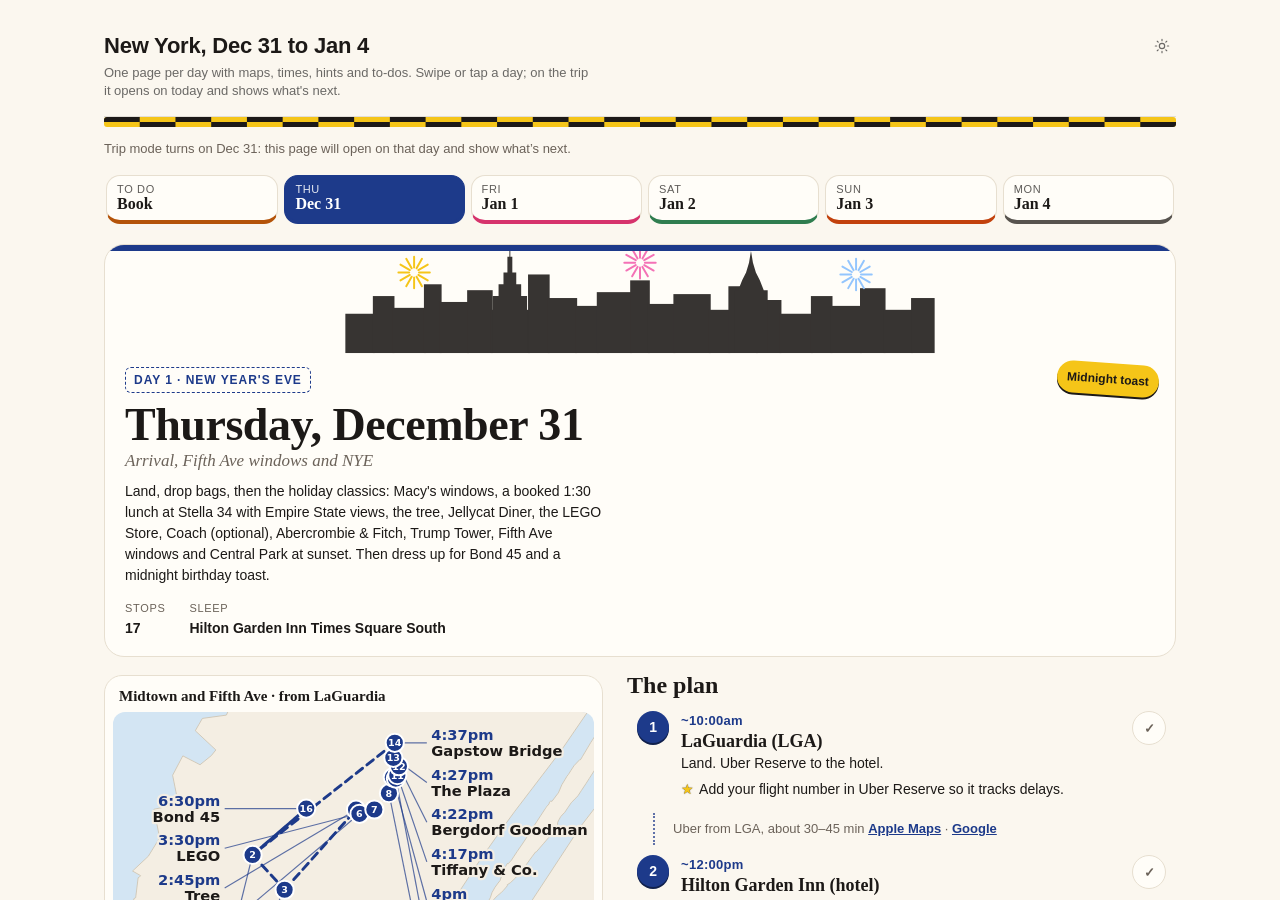
<file: itinerary.html>
<!doctype html><html lang="en"><head><meta charset="utf-8"><meta name="viewport" content="width=device-width,initial-scale=1"><title>NYC trip plan</title><meta http-equiv="refresh" content="0; url=./"><link rel="canonical" href="./"></head><body><p>The plan has moved to the <a href="./">main trip page</a>.</p></body></html>
</file>
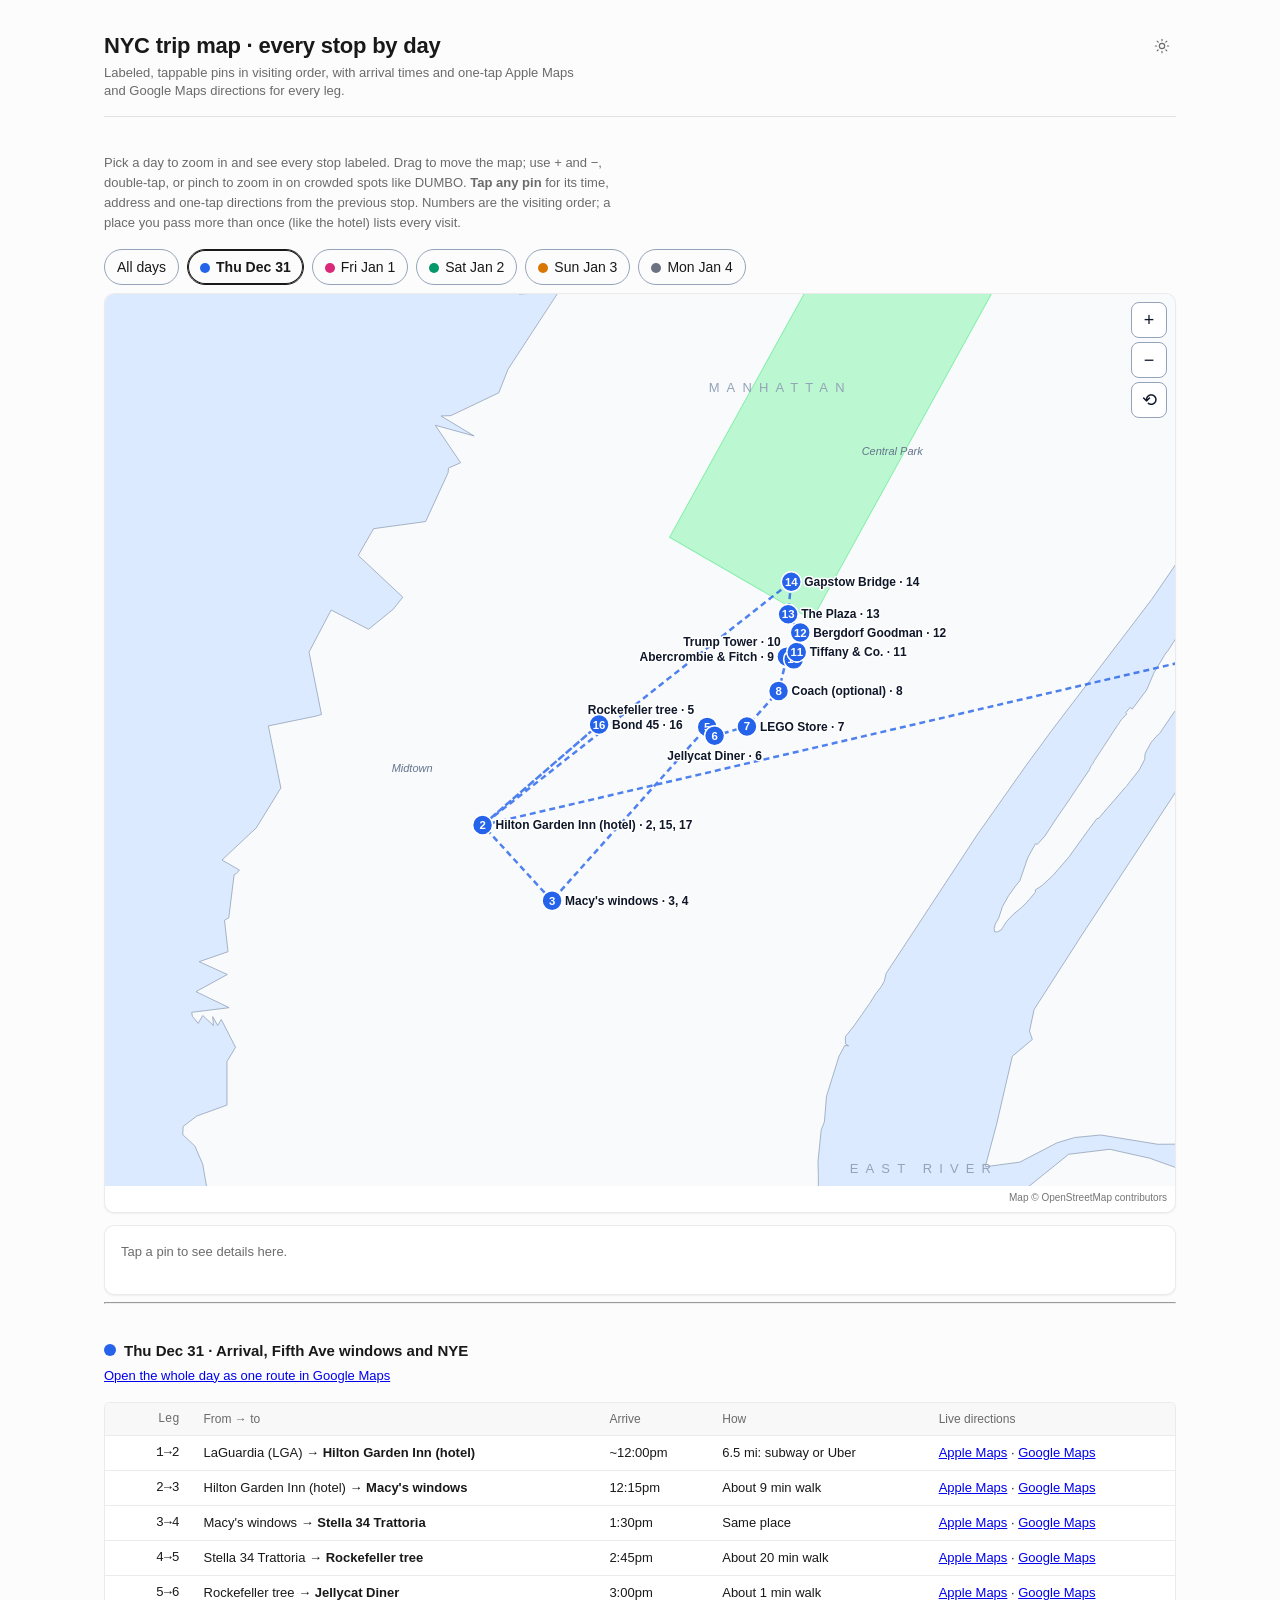
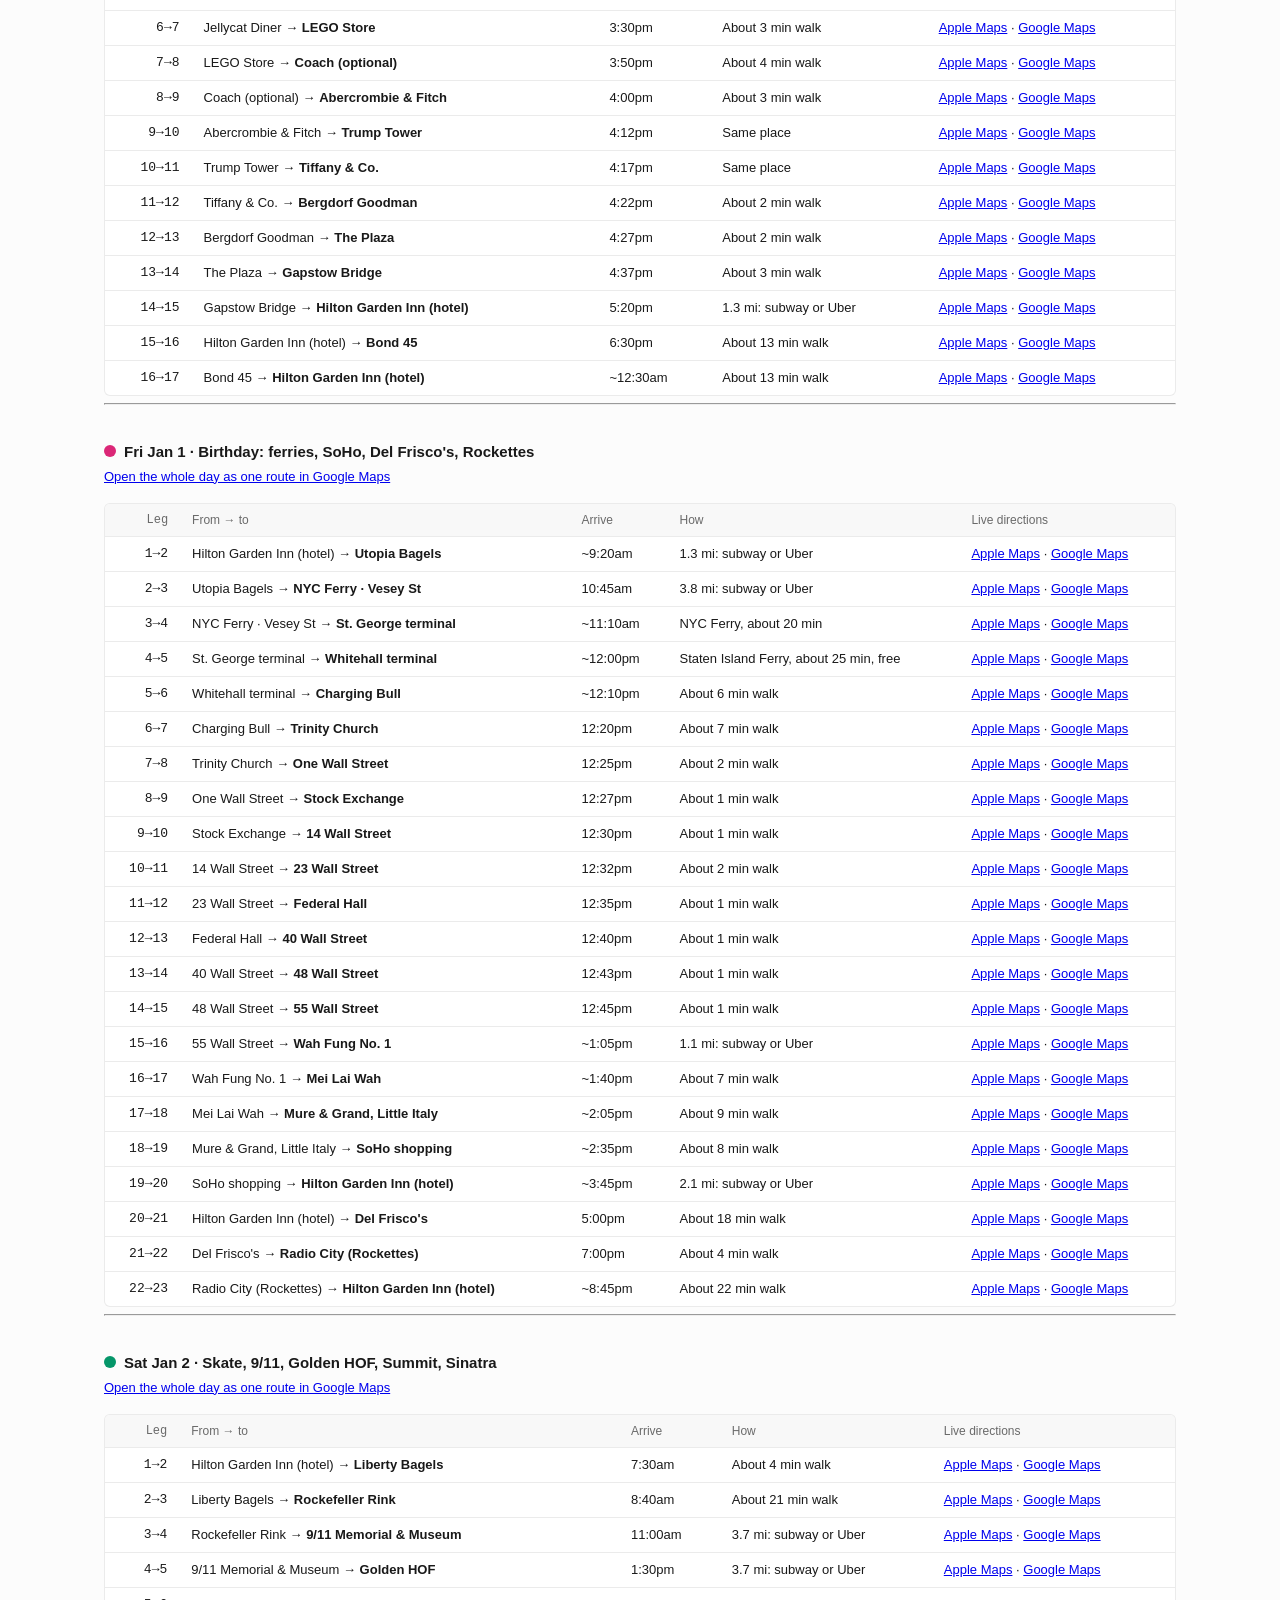
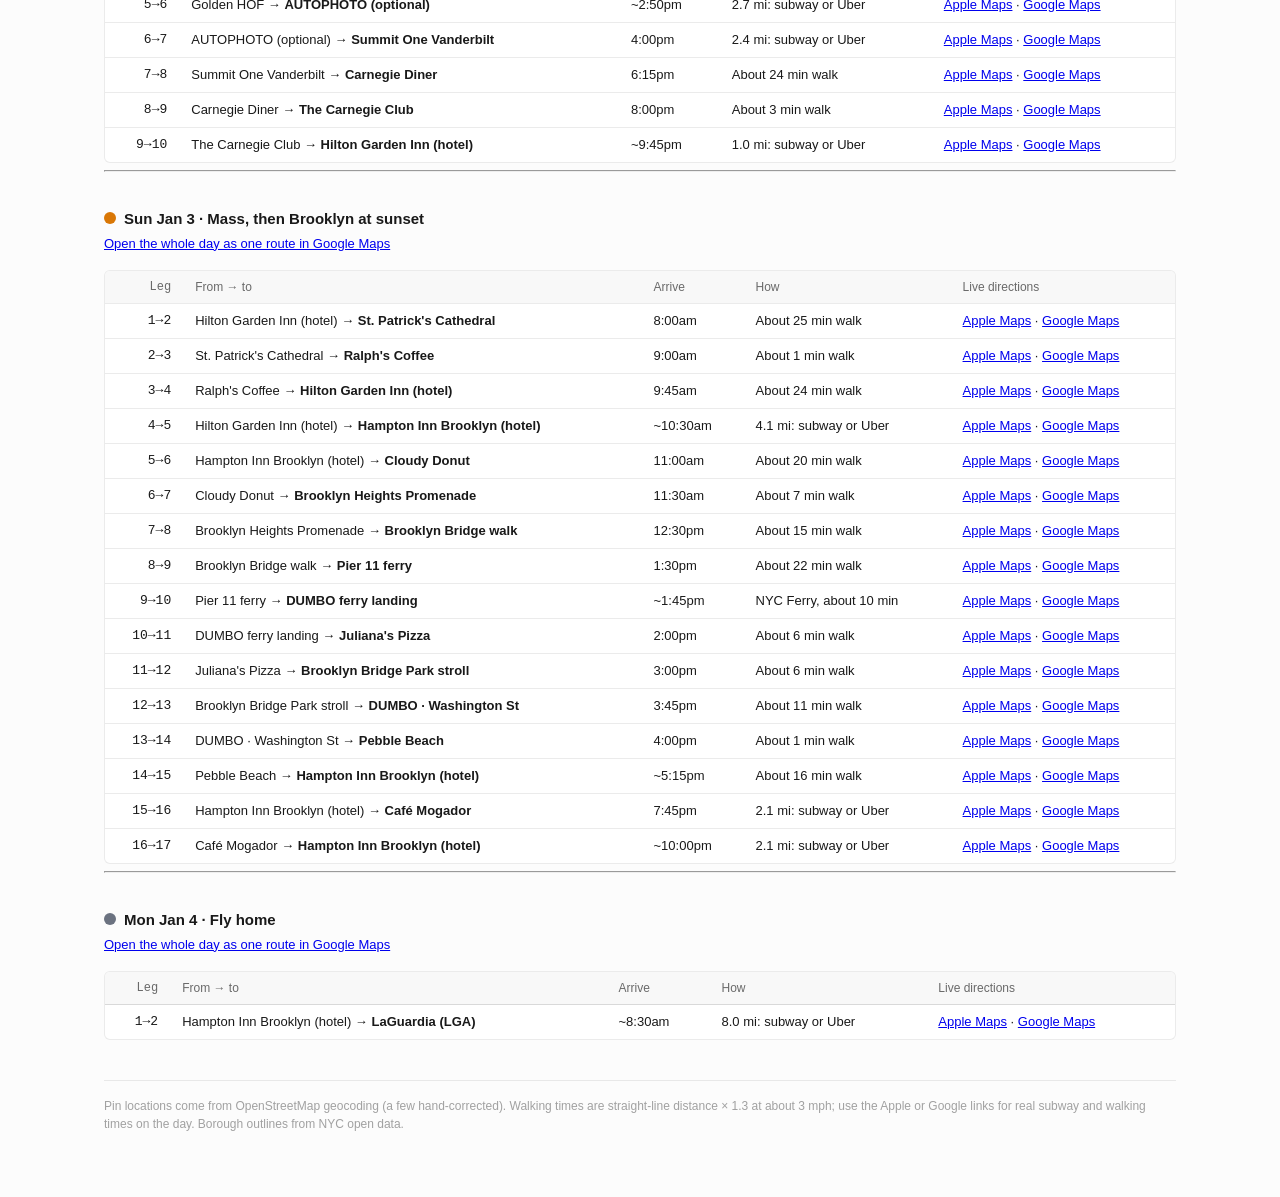
<file: map.html>
<!doctype html>
<html lang="en">
  <head>
    <meta charset="utf-8" />
    <meta name="viewport" content="width=device-width, initial-scale=1" />
    <meta name="generator" content="Devin artifact kit" />
    <title>NYC trip map · every stop by day</title>
    <style>
/* Devin artifact kit — self-contained styles for standalone HTML artifacts.
   Tokens are translated from the Devin product design system. Light is the
   default; dark is applied from `prefers-color-scheme` unless a host theme
   signal (`?theme=`, `data-theme`, or a `devin:theme` message) says otherwise. */

:root {
  color-scheme: light;

  --bg-page: 252 252 252;
  --bg-wash: 248 248 248;
  --bg-elevated: 255 255 255;
  --tint-tertiary: 0 0 0 / 0.04;
  --tint-secondary: 0 0 0 / 0.06;
  --tint-primary: 0 0 0 / 0.08;
  --text-primary: 25 25 25;
  --text-secondary: 25 25 25 / 0.64;
  --text-tertiary: 25 25 25 / 0.4;
  --text-accent: 49 124 255;
  --bg-accent: 49 124 255;
  --border-secondary: 0 0 0 / 0.08;
  --border-primary: 0 0 0 / 0.1;
  --text-green: 0 165 88;
  --text-orange: 245 142 58;
  --text-red: 245 59 58;
  --text-blue: 51 125 244;
  --text-purple: 149 108 222;
  --shadow-l1: 0 1px 2px rgb(0 0 0 / 0.06);
  --shadow-l2: 0 4px 12px rgb(0 0 0 / 0.08);

  --font-sans: Inter, -apple-system, BlinkMacSystemFont, "Segoe UI", Roboto,
    Helvetica, Arial, sans-serif;
  --font-mono: "SF Mono", "Roboto Mono", ui-monospace, monospace;
  --radius-sm: 4px;
  --radius: 6px;
  --radius-lg: 10px;
  --unit: 4px;
  --max-width: 1120px;
}

:root[data-theme="dark"] {
  color-scheme: dark;

  --bg-page: 20 20 20;
  --bg-wash: 25 25 25;
  --bg-elevated: 31 31 31;
  --tint-tertiary: 255 255 255 / 0.03;
  --tint-secondary: 255 255 255 / 0.05;
  --tint-primary: 255 255 255 / 0.08;
  --text-primary: 255 255 255 / 0.9;
  --text-secondary: 255 255 255 / 0.52;
  --text-tertiary: 255 255 255 / 0.4;
  --text-accent: 73 176 255;
  --bg-accent: 68 137 255;
  --border-secondary: 255 255 255 / 0.04;
  --border-primary: 255 255 255 / 0.08;
  --text-green: 0 236 126;
  --text-orange: 245 142 58;
  --text-red: 255 108 107;
  --text-blue: 92 154 255;
  --text-purple: 178 145 240;
  --shadow-l1: 0 1px 2px rgb(0 0 0 / 0.4);
  --shadow-l2: 0 4px 12px rgb(0 0 0 / 0.5);
}

@media (prefers-color-scheme: dark) {
  :root:not([data-theme]) {
    color-scheme: dark;

    --bg-page: 20 20 20;
    --bg-wash: 25 25 25;
    --bg-elevated: 31 31 31;
    --tint-tertiary: 255 255 255 / 0.03;
    --tint-secondary: 255 255 255 / 0.05;
    --tint-primary: 255 255 255 / 0.08;
    --text-primary: 255 255 255 / 0.9;
    --text-secondary: 255 255 255 / 0.52;
    --text-tertiary: 255 255 255 / 0.4;
    --text-accent: 73 176 255;
    --bg-accent: 68 137 255;
    --border-secondary: 255 255 255 / 0.04;
    --border-primary: 255 255 255 / 0.08;
    --text-green: 0 236 126;
    --text-orange: 245 142 58;
    --text-red: 255 108 107;
    --text-blue: 92 154 255;
    --text-purple: 178 145 240;
    --shadow-l1: 0 1px 2px rgb(0 0 0 / 0.4);
    --shadow-l2: 0 4px 12px rgb(0 0 0 / 0.5);
  }
}

*,
*::before,
*::after {
  box-sizing: border-box;
}

html {
  -webkit-text-size-adjust: 100%;
}

body {
  margin: 0;
  background: rgb(var(--bg-page));
  color: rgb(var(--text-primary));
  font-family: var(--font-sans);
  font-size: 14px;
  line-height: 20px;
  font-variant-numeric: tabular-nums;
}

:where(button, a, input, select, summary, [tabindex]):focus-visible {
  outline: 1px solid rgb(var(--bg-accent));
  outline-offset: 1px;
  border-radius: var(--radius-sm);
}

/* ---------- layout ---------- */

.a-shell {
  max-width: var(--max-width);
  margin: 0 auto;
  padding: calc(var(--unit) * 8) calc(var(--unit) * 6) calc(var(--unit) * 16);
}

.a-header {
  display: flex;
  flex-wrap: wrap;
  align-items: flex-start;
  justify-content: space-between;
  gap: calc(var(--unit) * 3);
  padding-bottom: calc(var(--unit) * 4);
  border-bottom: 1px solid rgb(var(--border-primary));
}

.a-header__title {
  margin: 0;
  font-size: 22px;
  line-height: 28px;
  font-weight: 600;
  letter-spacing: -0.01em;
}

.a-header__subtitle {
  margin: calc(var(--unit) * 1) 0 0;
  color: rgb(var(--text-secondary));
  font-size: 13px;
  line-height: 18px;
  max-width: 68ch;
}

.a-section {
  margin-top: calc(var(--unit) * 9);
}

.a-section__title {
  margin: 0 0 calc(var(--unit) * 1);
  font-size: 15px;
  line-height: 22px;
  font-weight: 600;
}

.a-section__note,
.a-prose {
  margin: 0 0 calc(var(--unit) * 4);
  color: rgb(var(--text-secondary));
  font-size: 13px;
  line-height: 20px;
  max-width: 72ch;
}

.a-grid {
  display: grid;
  gap: calc(var(--unit) * 3);
  grid-template-columns: repeat(auto-fit, minmax(220px, 1fr));
}

.a-grid--halves {
  grid-template-columns: repeat(auto-fit, minmax(320px, 1fr));
}

/* ---------- surfaces ---------- */

.a-panel {
  background: rgb(var(--bg-elevated));
  border: 1px solid rgb(var(--border-secondary));
  border-radius: var(--radius-lg);
  box-shadow: var(--shadow-l1);
  padding: calc(var(--unit) * 4);
}

.a-panel__head {
  display: flex;
  align-items: baseline;
  justify-content: space-between;
  gap: calc(var(--unit) * 2);
  margin-bottom: calc(var(--unit) * 3);
}

.a-panel__title {
  margin: 0;
  font-size: 13px;
  line-height: 18px;
  font-weight: 600;
}

.a-label {
  color: rgb(var(--text-tertiary));
  font-size: 12px;
  line-height: 16px;
  text-transform: none;
}

/* ---------- metrics ---------- */

.a-metric {
  background: rgb(var(--tint-tertiary));
  border: 1px solid rgb(var(--border-secondary));
  border-radius: var(--radius);
  padding: calc(var(--unit) * 3);
}

.a-metric__label {
  color: rgb(var(--text-secondary));
  font-size: 12px;
  line-height: 16px;
}

.a-metric__value {
  margin-top: calc(var(--unit) * 1);
  font-size: 22px;
  line-height: 28px;
  font-weight: 600;
  letter-spacing: -0.02em;
}

.a-metric__delta {
  margin-top: calc(var(--unit) * 1);
  font-family: var(--font-mono);
  font-size: 12px;
  line-height: 16px;
  color: rgb(var(--text-secondary));
}

.a-metric__delta[data-trend="up"] {
  color: rgb(var(--text-green));
}

.a-metric__delta[data-trend="down"] {
  color: rgb(var(--text-red));
}

/* ---------- status ---------- */

.a-status {
  display: inline-flex;
  align-items: center;
  gap: calc(var(--unit) * 1.5);
  font-size: 12px;
  line-height: 16px;
  color: rgb(var(--text-secondary));
  white-space: nowrap;
}

.a-status::before {
  content: "";
  width: 6px;
  height: 6px;
  border-radius: 50%;
  background: currentColor;
  flex: none;
}

.a-status[data-state="done"] {
  color: rgb(var(--text-green));
}

.a-status[data-state="active"] {
  color: rgb(var(--text-blue));
}

.a-status[data-state="at-risk"] {
  color: rgb(var(--text-orange));
}

.a-status[data-state="blocked"] {
  color: rgb(var(--text-red));
}

.a-status[data-state="planned"] {
  color: rgb(var(--text-tertiary));
}

/* ---------- tables ---------- */

.a-table-scroll {
  overflow-x: auto;
  border: 1px solid rgb(var(--border-secondary));
  border-radius: var(--radius);
  background: rgb(var(--bg-elevated));
}

.a-table {
  width: 100%;
  border-collapse: collapse;
  font-size: 13px;
  line-height: 18px;
}

.a-table th,
.a-table td {
  text-align: left;
  padding: calc(var(--unit) * 2) calc(var(--unit) * 3);
  border-bottom: 1px solid rgb(var(--border-secondary));
  vertical-align: top;
}

.a-table thead th {
  position: sticky;
  top: 0;
  background: rgb(var(--bg-wash));
  color: rgb(var(--text-secondary));
  font-weight: 500;
  font-size: 12px;
  line-height: 16px;
  z-index: 1;
}

.a-table tbody tr:last-child td {
  border-bottom: none;
}

.a-table tbody tr:hover td {
  background: rgb(var(--tint-tertiary));
}

.a-table td[data-numeric],
.a-table th[data-numeric] {
  text-align: right;
  font-family: var(--font-mono);
}

/* Pinned columns: `data-a-sticky-columns="N"` keeps the first N columns in
   view while the table scrolls sideways. CSS alone pins the first column, so
   N=1 works without script; kit.js measures the leading columns, marks each
   pinned cell `data-a-sticky` with its `--a-sticky-left` offset, and flags the
   table `data-a-sticky-ready`. Pinned cells need opaque backgrounds or the
   scrolled columns show through them. */
.a-table[data-a-sticky-columns]:not([data-a-sticky-ready]):not([data-a-sticky-columns="0"])
  tr
  > :first-child,
.a-table[data-a-sticky-ready] [data-a-sticky] {
  position: sticky;
  left: var(--a-sticky-left, 0);
  z-index: 1;
  background-color: rgb(var(--bg-elevated));
}

/* Header row above pinned body cells; the pinned corner above both. */
.a-table[data-a-sticky-columns] thead th {
  z-index: 2;
}

.a-table[data-a-sticky-columns]:not([data-a-sticky-ready]):not([data-a-sticky-columns="0"])
  thead
  tr
  > :first-child,
.a-table[data-a-sticky-ready] thead [data-a-sticky] {
  z-index: 3;
  background-color: rgb(var(--bg-wash));
}

/* The row tint is translucent, so layer it over the opaque surface. */
.a-table[data-a-sticky-columns]:not([data-a-sticky-ready]):not([data-a-sticky-columns="0"])
  tbody
  tr:hover
  > td:first-child,
.a-table[data-a-sticky-ready] tbody tr:hover > td[data-a-sticky] {
  background: linear-gradient(
      rgb(var(--tint-tertiary)),
      rgb(var(--tint-tertiary))
    )
    rgb(var(--bg-elevated));
}

/* Divider on the last pinned column. Table cells don't paint box-shadow when
   borders collapse, so it is a pseudo-element. Without script there is no
   scroll state and it is always shown; with it, only while scrolled. */
.a-table[data-a-sticky-columns]:not([data-a-sticky-ready]):not([data-a-sticky-columns="0"])
  tr
  > :first-child::after,
.a-table[data-a-sticky-ready] [data-a-sticky="edge"]::after {
  content: "";
  position: absolute;
  top: 0;
  bottom: 0;
  left: 100%;
  width: 8px;
  border-left: 1px solid rgb(var(--border-primary));
  background: linear-gradient(to right, rgb(0 0 0 / 0.08), transparent);
  pointer-events: none;
}

.a-table-scroll:not([data-a-scrolled])
  .a-table[data-a-sticky-ready]
  [data-a-sticky="edge"]::after {
  display: none;
}

/* ---------- charts (inline SVG + CSS bars) ---------- */

.a-chart {
  display: block;
  width: 100%;
  height: auto;
  overflow: visible;
}

.a-chart__grid line {
  stroke: rgb(var(--border-primary));
  stroke-dasharray: 2 3;
}

.a-chart__axis text {
  fill: rgb(var(--text-tertiary));
  font-size: 10px;
  font-family: var(--font-mono);
}

.a-chart__series {
  fill: none;
  stroke-width: 1.5;
  stroke-linecap: round;
  stroke-linejoin: round;
}

.a-chart__point {
  stroke: rgb(var(--bg-elevated));
  stroke-width: 1.5;
}

.a-bars {
  display: grid;
  gap: calc(var(--unit) * 2);
  margin: 0;
}

.a-bars__row {
  display: grid;
  grid-template-columns: minmax(88px, 22%) 1fr auto;
  align-items: center;
  gap: calc(var(--unit) * 2);
  font-size: 13px;
}

.a-bars__track {
  height: 8px;
  border-radius: 999px;
  background: rgb(var(--tint-secondary));
  overflow: hidden;
}

.a-bars__fill {
  display: block;
  height: 100%;
  border-radius: 999px;
  background: rgb(var(--bg-accent));
}

.a-bars__value {
  font-family: var(--font-mono);
  font-size: 12px;
  color: rgb(var(--text-secondary));
}

.a-legend {
  display: flex;
  flex-wrap: wrap;
  gap: calc(var(--unit) * 3);
  margin: calc(var(--unit) * 3) 0 0;
  padding: 0;
  list-style: none;
  font-size: 12px;
  color: rgb(var(--text-secondary));
}

.a-legend li {
  display: flex;
  align-items: center;
  gap: calc(var(--unit) * 1.5);
}

.a-legend__swatch {
  width: 8px;
  height: 8px;
  border-radius: 2px;
  flex: none;
}

/* Series colors stay stable across themes so legends keep meaning. */
.a-series-1 {
  --series: 49 124 255;
}
.a-series-2 {
  --series: 0 165 88;
}
.a-series-3 {
  --series: 149 108 222;
}
.a-series-4 {
  --series: 245 142 58;
}

.a-chart__series.a-series-1,
.a-chart__series.a-series-2,
.a-chart__series.a-series-3,
.a-chart__series.a-series-4 {
  stroke: rgb(var(--series));
}

.a-chart__point.a-series-1,
.a-chart__point.a-series-2,
.a-chart__point.a-series-3,
.a-chart__point.a-series-4 {
  fill: rgb(var(--series));
}

.a-series-1 .a-legend__swatch,
.a-series-2 .a-legend__swatch,
.a-series-3 .a-legend__swatch,
.a-series-4 .a-legend__swatch {
  background: rgb(var(--series));
}

.a-chart__bar.a-series-1,
.a-chart__bar.a-series-2,
.a-chart__bar.a-series-3,
.a-chart__bar.a-series-4 {
  fill: rgb(var(--series));
}

/* Dimming the rest of the plot reads as "this is the value you asked for"
   without moving anything, which keeps the highlight legible under
   reduced motion. */
.a-chart__bar,
.a-chart__point,
.a-chart__series {
  transition: opacity 120ms ease;
}

.a-chart__plot:has([data-a-active]) .a-chart__bar:not([data-a-active]) {
  opacity: 0.45;
}

.a-chart__point[data-a-active] {
  r: 4.25;
}

.a-chart__crosshair {
  stroke: rgb(var(--border-primary));
  stroke-width: 1;
  pointer-events: none;
}

.a-chart__band {
  fill: transparent;
  /* Vertical scrolling must still work when a finger lands on the plot. */
  touch-action: pan-y;
}

.a-chart__band[data-a-active] {
  fill: rgb(var(--tint-secondary));
}

.a-chart__band:focus-visible {
  outline: 1px solid rgb(var(--bg-accent));
  outline-offset: -2px;
}

.a-chart {
  touch-action: pan-y;
}

/* Shown in place of the plot when a filter leaves the source table empty. */
.a-chart__empty {
  margin: 0 0 calc(var(--unit) * 3);
  padding: calc(var(--unit) * 6) 0;
  border: 1px dashed rgb(var(--border-secondary));
  border-radius: var(--radius);
  color: rgb(var(--text-secondary));
  font-size: 13px;
  text-align: center;
}

/* ---------- tooltip ---------- */

.a-tip {
  position: fixed;
  top: 0;
  left: 0;
  z-index: 40;
  min-width: 120px;
  max-width: 260px;
  padding: calc(var(--unit) * 2) calc(var(--unit) * 2.5);
  border: 1px solid rgb(var(--border-secondary));
  border-radius: var(--radius);
  background: rgb(var(--bg-elevated));
  box-shadow: var(--shadow-l2);
  color: rgb(var(--text-primary));
  font-size: 12px;
  line-height: 16px;
  pointer-events: none;
}

.a-tip__title {
  margin-bottom: var(--unit);
  font-weight: 600;
  color: rgb(var(--text-primary));
}

.a-tip__text {
  color: rgb(var(--text-secondary));
}

.a-tip__row {
  display: flex;
  align-items: center;
  gap: calc(var(--unit) * 1.5);
  white-space: nowrap;
}

.a-tip__swatch {
  width: 8px;
  height: 8px;
  flex: none;
  border-radius: 2px;
  background: rgb(var(--series, var(--bg-accent)));
}

.a-tip__name {
  color: rgb(var(--text-secondary));
}

.a-tip__value {
  margin-left: auto;
  padding-left: calc(var(--unit) * 2);
  font-family: var(--font-mono);
  font-variant-numeric: tabular-nums;
}

/* ---------- controls: tabs, filters, toggles ---------- */

.a-toolbar {
  display: flex;
  flex-wrap: wrap;
  align-items: center;
  gap: calc(var(--unit) * 2);
  margin-bottom: calc(var(--unit) * 4);
}

.a-tabs {
  display: flex;
  gap: calc(var(--unit) * 1);
  padding: 2px;
  background: rgb(var(--tint-tertiary));
  border: 1px solid rgb(var(--border-secondary));
  border-radius: var(--radius);
}

.a-btn {
  appearance: none;
  border: 1px solid transparent;
  background: transparent;
  color: rgb(var(--text-secondary));
  font: inherit;
  font-size: 13px;
  padding: calc(var(--unit) * 1) calc(var(--unit) * 2.5);
  border-radius: var(--radius-sm);
  cursor: pointer;
}

.a-btn:hover {
  background: rgb(var(--tint-secondary));
  color: rgb(var(--text-primary));
}

.a-btn[aria-selected="true"],
.a-btn[aria-pressed="true"] {
  background: rgb(var(--bg-elevated));
  border-color: rgb(var(--border-primary));
  color: rgb(var(--text-primary));
  box-shadow: var(--shadow-l1);
}

.a-btn--outline {
  border-color: rgb(var(--border-primary));
  background: rgb(var(--bg-elevated));
}

.a-btn--icon {
  display: inline-grid;
  flex: 0 0 auto;
  width: 28px;
  height: 28px;
  padding: 0;
  place-items: center;
}

.a-theme-icon {
  width: 16px;
  height: 16px;
  fill: none;
  stroke: currentColor;
  stroke-width: 1.75;
  stroke-linecap: round;
  stroke-linejoin: round;
}

.a-theme-icon--moon {
  display: none;
}

:root[data-theme="dark"] .a-theme-icon--sun {
  display: none;
}

:root[data-theme="dark"] .a-theme-icon--moon {
  display: block;
}

@media (prefers-color-scheme: dark) {
  :root:not([data-theme]) .a-theme-icon--sun {
    display: none;
  }

  :root:not([data-theme]) .a-theme-icon--moon {
    display: block;
  }
}

.a-select {
  appearance: none;
  font: inherit;
  font-size: 13px;
  color: rgb(var(--text-primary));
  background: rgb(var(--bg-elevated));
  border: 1px solid rgb(var(--border-primary));
  border-radius: var(--radius-sm);
  padding: calc(var(--unit) * 1) calc(var(--unit) * 2);
}

[hidden] {
  display: none !important;
}

/* ---------- diagram ---------- */

.a-diagram {
  position: relative;
  background: rgb(var(--bg-wash));
  border: 1px solid rgb(var(--border-secondary));
  border-radius: var(--radius-lg);
  overflow: hidden;
}

.a-diagram__canvas {
  display: block;
  width: 100%;
  height: auto;
  touch-action: none;
  cursor: grab;
}

.a-diagram__canvas:active {
  cursor: grabbing;
}

.a-group rect {
  fill: rgb(var(--tint-tertiary));
  stroke: rgb(var(--border-primary));
  stroke-dasharray: 4 4;
  rx: 10;
}

.a-group text {
  fill: rgb(var(--text-tertiary));
  font-size: 10px;
  font-family: var(--font-mono);
}

.a-node rect {
  fill: rgb(var(--bg-elevated));
  stroke: rgb(var(--border-primary));
  rx: 8;
}

.a-node__title {
  fill: rgb(var(--text-primary));
  font-size: 12px;
  font-weight: 600;
}

.a-node__sub {
  fill: rgb(var(--text-secondary));
  font-size: 10px;
  font-family: var(--font-mono);
}

.a-node {
  cursor: pointer;
}

.a-node:hover rect,
.a-node:focus-visible rect {
  stroke: rgb(var(--bg-accent));
}

.a-node[aria-current="true"] rect {
  stroke: rgb(var(--bg-accent));
  stroke-width: 2;
}

.a-edge {
  fill: none;
  stroke: rgb(var(--text-tertiary));
  stroke-width: 1.25;
}

.a-edge--dim {
  stroke: rgb(var(--border-primary));
}

.a-edge__label {
  fill: rgb(var(--text-tertiary));
  font-size: 10px;
  font-family: var(--font-mono);
}

.a-inspector {
  border-top: 1px solid rgb(var(--border-secondary));
  background: rgb(var(--bg-elevated));
  padding: calc(var(--unit) * 3) calc(var(--unit) * 4);
  font-size: 13px;
  line-height: 20px;
}

.a-inspector__title {
  margin: 0 0 calc(var(--unit) * 1);
  font-size: 13px;
  font-weight: 600;
}

/* ---------- plan / process ---------- */

.a-phase {
  display: grid;
  grid-template-columns: 28px 1fr;
  gap: calc(var(--unit) * 3);
  padding: calc(var(--unit) * 4) 0;
  border-bottom: 1px solid rgb(var(--border-secondary));
}

.a-phase:last-child {
  border-bottom: none;
}

.a-phase__index {
  font-family: var(--font-mono);
  font-size: 12px;
  color: rgb(var(--text-tertiary));
  padding-top: 2px;
}

.a-phase__head {
  display: flex;
  flex-wrap: wrap;
  align-items: baseline;
  gap: calc(var(--unit) * 2);
  justify-content: space-between;
}

.a-phase__title {
  margin: 0;
  font-size: 14px;
  line-height: 20px;
  font-weight: 600;
}

.a-meta-list {
  display: grid;
  gap: calc(var(--unit) * 1);
  margin: calc(var(--unit) * 2) 0 0;
  padding: 0;
  list-style: none;
  font-size: 13px;
  color: rgb(var(--text-secondary));
}

.a-meta-list li,
.a-meta-list > div {
  display: grid;
  grid-template-columns: minmax(96px, 15%) 1fr;
  gap: calc(var(--unit) * 2);
}

.a-meta-list dt,
.a-meta-list .a-meta-list__key {
  color: rgb(var(--text-tertiary));
  font-size: 12px;
}

.a-meta-list dd {
  margin: 0;
}

.a-timeline {
  display: grid;
  gap: calc(var(--unit) * 1);
  margin: 0;
  font-size: 12px;
}

.a-timeline__row {
  display: grid;
  grid-template-columns: minmax(120px, 20%) 1fr;
  align-items: center;
  gap: calc(var(--unit) * 2);
}

.a-timeline__track {
  position: relative;
  height: 10px;
  background: rgb(var(--tint-tertiary));
  border-radius: var(--radius-sm);
}

.a-timeline__span {
  position: absolute;
  top: 0;
  bottom: 0;
  border-radius: var(--radius-sm);
  background: rgb(var(--bg-accent) / 0.75);
}

.a-timeline__span[data-state="at-risk"] {
  background: rgb(var(--text-orange) / 0.75);
}

.a-timeline__span[data-state="done"] {
  background: rgb(var(--text-green) / 0.7);
}

.a-timeline__scale {
  display: grid;
  grid-auto-flow: column;
  grid-auto-columns: 1fr;
  color: rgb(var(--text-tertiary));
  font-family: var(--font-mono);
  font-size: 10px;
}

.a-callout {
  border: 1px solid rgb(var(--border-secondary));
  border-left: 2px solid rgb(var(--text-orange));
  border-radius: var(--radius-sm);
  background: rgb(var(--tint-tertiary));
  padding: calc(var(--unit) * 3);
  font-size: 13px;
  line-height: 20px;
}

.a-callout--decision {
  border-left-color: rgb(var(--bg-accent));
}

.a-callout--risk {
  border-left-color: rgb(var(--text-red));
}

.a-callout__title {
  margin: 0 0 calc(var(--unit) * 1);
  font-size: 13px;
  font-weight: 600;
}

details.a-disclosure {
  border-top: 1px solid rgb(var(--border-secondary));
  padding: calc(var(--unit) * 2) 0;
}

details.a-disclosure > summary {
  cursor: pointer;
  font-size: 13px;
  color: rgb(var(--text-secondary));
  list-style: none;
}

details.a-disclosure > summary::marker,
details.a-disclosure > summary::-webkit-details-marker {
  display: none;
}

details.a-disclosure > summary::before {
  content: "+ ";
  font-family: var(--font-mono);
}

details.a-disclosure[open] > summary::before {
  content: "− ";
}

/* ---------- empty and error states ---------- */

.a-empty,
.a-error {
  border: 1px dashed rgb(var(--border-primary));
  border-radius: var(--radius);
  padding: calc(var(--unit) * 6);
  text-align: center;
  color: rgb(var(--text-secondary));
  font-size: 13px;
  line-height: 20px;
}

.a-error {
  border-style: solid;
  border-color: rgb(var(--text-red) / 0.4);
  color: rgb(var(--text-primary));
  text-align: left;
}

.a-error__title {
  margin: 0 0 calc(var(--unit) * 1);
  font-size: 13px;
  font-weight: 600;
  color: rgb(var(--text-red));
}

.a-footnote {
  margin-top: calc(var(--unit) * 10);
  padding-top: calc(var(--unit) * 4);
  border-top: 1px solid rgb(var(--border-secondary));
  color: rgb(var(--text-tertiary));
  font-size: 12px;
  line-height: 18px;
}

.a-visually-hidden {
  position: absolute;
  width: 1px;
  height: 1px;
  overflow: hidden;
  clip: rect(0 0 0 0);
  white-space: nowrap;
}

/* ---------- responsive ---------- */

@media (max-width: 640px) {
  .a-shell {
    padding: calc(var(--unit) * 5) calc(var(--unit) * 4)
      calc(var(--unit) * 12);
  }

  .a-header__title {
    font-size: 18px;
    line-height: 24px;
  }

  .a-bars__row,
  .a-timeline__row,
  .a-meta-list li,
  .a-meta-list > div {
    grid-template-columns: 1fr;
    gap: calc(var(--unit) * 1);
  }

  .a-phase {
    grid-template-columns: 1fr;
  }

  .a-phase__index {
    padding-top: 0;
  }

  .a-toolbar {
    align-items: stretch;
  }

  .a-tabs {
    overflow-x: auto;
  }
}

/* ---------- motion ---------- */

@media (prefers-reduced-motion: reduce) {
  *,
  *::before,
  *::after {
    animation-duration: 0.01ms !important;
    animation-iteration-count: 1 !important;
    transition-duration: 0.01ms !important;
    scroll-behavior: auto !important;
  }
}

/* ---------- print / export ---------- */

@media print {
  :root[data-theme],
  :root:not([data-theme]) {
    color-scheme: light only;
    --bg-page: 252 252 252;
    --bg-wash: 248 248 248;
    --bg-elevated: 255 255 255;
    --tint-tertiary: 0 0 0 / 0.04;
    --tint-secondary: 0 0 0 / 0.06;
    --tint-primary: 0 0 0 / 0.08;
    --text-primary: 25 25 25;
    --text-secondary: 25 25 25 / 0.64;
    --text-tertiary: 25 25 25 / 0.4;
    --text-accent: 49 124 255;
    --bg-accent: 49 124 255;
    --border-secondary: 0 0 0 / 0.08;
    --border-primary: 0 0 0 / 0.1;
    --text-green: 0 165 88;
    --text-orange: 245 142 58;
    --text-red: 245 59 58;
    --text-blue: 51 125 244;
    --text-purple: 149 108 222;
    --shadow-l1: none;
    --shadow-l2: none;
  }

  body {
    background: #fff;
    color: #111;
  }

  .a-no-print,
  .a-toolbar,
  .a-diagram__hint {
    display: none !important;
  }

  .a-panel,
  .a-table-scroll,
  .a-diagram {
    box-shadow: none;
    break-inside: avoid;
  }

  .a-table[data-a-sticky-columns] tr > :first-child,
  .a-table [data-a-sticky] {
    position: static !important;
  }

  .a-table[data-a-sticky-columns] tr > :first-child::after,
  .a-table [data-a-sticky]::after {
    display: none !important;
  }

  .a-section {
    break-inside: avoid;
    margin-top: 24px;
  }

  [hidden].a-print-reveal {
    display: revert !important;
  }
}
    </style>
  </head>
  <body>
    <main class="a-shell">
      <header class="a-header">
        <div>
          <h1 class="a-header__title">NYC trip map · every stop by day</h1>
          <p class="a-header__subtitle">Labeled, tappable pins in visiting order, with arrival times and one-tap Apple Maps and Google Maps directions for every leg.</p>
        </div>
        <button
          type="button"
          class="a-btn a-btn--icon a-no-print"
          data-a-theme-toggle
          aria-label="Switch to dark mode"
          title="Switch to dark mode"
        >
          <svg
            class="a-theme-icon a-theme-icon--moon"
            aria-hidden="true"
            viewBox="0 0 24 24"
          >
            <path d="M21 12.8A9 9 0 1 1 11.2 3 7 7 0 0 0 21 12.8Z" />
          </svg>
          <svg
            class="a-theme-icon a-theme-icon--sun"
            aria-hidden="true"
            viewBox="0 0 24 24"
          >
            <circle cx="12" cy="12" r="4" />
            <path
              d="M12 2v2M12 20v2M4.9 4.9l1.4 1.4M17.7 17.7l1.4 1.4M2 12h2M20 12h2M4.9 19.1l1.4-1.4M17.7 6.3l1.4-1.4"
            />
          </svg>
        </button>
      </header>

      <section
        class="a-section a-error"
        data-a-error
        role="alert"
        aria-live="polite"
        hidden
      >
        <p class="a-error__title">Something in this artifact failed to run</p>
        <p>
          The content below is still readable, but an interactive control may
          not respond.
          <span data-a-error-detail></span>
        </p>
      </section>

<section class="a-section">
<p class="a-prose">Pick a day to zoom in and see every stop labeled. Drag to move the map; use + and −, double-tap, or pinch to zoom in on crowded spots like DUMBO. <strong>Tap any pin</strong> for its time, address and one-tap directions from the previous stop. Numbers are the visiting order; a place you pass more than once (like the hotel) lists every visit.</p>
<div class="daybar" role="group" aria-label="Choose a day"><button type="button" class="daybtn" data-day="all" data-vb="108 14 666 555">All days</button><button type="button" class="daybtn" data-day="0" data-vb="304 14 300 250"><span class="dot" style="background:#2563eb"></span>Thu Dec 31</button><button type="button" class="daybtn" data-day="1" data-vb="152 86 526 438"><span class="dot" style="background:#db2777"></span>Fri Jan 1</button><button type="button" class="daybtn" data-day="2" data-vb="152 50 495 413"><span class="dot" style="background:#059669"></span>Sat Jan 2</button><button type="button" class="daybtn" data-day="3" data-vb="157 91 574 478"><span class="dot" style="background:#d97706"></span>Sun Jan 3</button><button type="button" class="daybtn" data-day="4" data-vb="303 386 300 250"><span class="dot" style="background:#6b7280"></span>Mon Jan 4</button></div>
<figure class="a-panel mapfig"><div class="zoomctl" role="group" aria-label="Zoom"><button type="button" id="zin" aria-label="Zoom in">+</button><button type="button" id="zout" aria-label="Zoom out">−</button><button type="button" id="zreset" aria-label="Reset view">⟲</button></div><svg id="tripmap" viewBox="304 14 300 250" role="img" aria-label="Map of Manhattan and Brooklyn with trip stops" preserveAspectRatio="xMidYMid meet">
<rect x="-2000" y="-2000" width="5000" height="5000" fill="#dbeafe"/><g fill="#f8fafc" stroke="#94a3b8" stroke-width="0.8"><path d="M154.7,1275.6 L154.8,1275.6 L155.6,1275.6 L156.4,1275.7 L157.0,1275.8 L160.0,1278.8 L160.4,1281.9 L156.8,1282.1 L153.6,1278.8 L153.6,1278.4 L153.7,1278.2 L153.7,1277.9 L153.3,1277.8 L153.0,1277.6 L152.9,1277.6 L152.9,1277.3 L153.0,1277.1 L153.1,1277.0 L153.2,1277.0 L153.5,1276.9 L153.8,1277.0 L153.9,1276.8 L153.9,1276.7 L153.9,1276.5 L153.9,1276.3 L153.8,1276.0 L153.7,1275.8 L153.4,1275.6 L153.2,1275.3 L153.0,1275.2 L152.8,1275.0 L152.6,1274.8 L152.5,1274.7 L152.4,1274.6 L152.3,1274.5 L152.2,1274.2 L152.1,1274.1 L152.1,1274.0 L152.1,1273.8 L152.2,1273.7 L152.8,1274.0 L153.1,1274.3 L153.5,1274.7 L154.0,1274.9 L154.2,1275.1 L154.5,1275.5 L154.7,1275.6 Z" vector-effect="non-scaling-stroke"/><path d="M-333.9,831.7 L-335.2,831.9 L-336.2,831.7 L-337.0,831.4 L-337.8,830.9 L-338.4,830.5 L-338.9,830.4 L-339.4,830.2 L-339.8,830.0 L-340.2,829.9 L-340.6,829.7 L-340.9,829.6 L-341.3,829.4 L-341.4,828.9 L-341.6,828.4 L-341.6,827.6 L-341.7,826.9 L-341.7,826.3 L-341.7,824.5 L-341.8,823.6 L-342.0,822.8 L-342.4,820.0 L-342.6,818.5 L-342.8,817.1 L-342.9,816.0 L-342.9,814.8 L-327.3,817.4 L-327.2,817.7 L-327.0,818.1 L-326.7,818.4 L-326.6,818.6 L-326.4,818.8 L-326.1,819.1 L-325.7,819.6 L-325.1,820.2 L-324.8,820.7 L-325.4,821.1 L-326.0,821.2 L-326.6,821.6 L-327.0,822.0 L-327.3,822.6 L-327.6,823.3 L-327.7,823.9 L-327.8,824.3 L-328.0,824.7 L-328.2,824.9 L-328.6,825.1 L-329.2,825.2 L-329.5,825.2 L-329.8,825.5 L-329.9,825.9 L-330.3,826.6 L-330.5,827.3 L-330.7,828.4 L-331.0,829.8 L-332.7,830.5 L-333.3,831.0 L-333.9,831.7 Z" vector-effect="non-scaling-stroke"/><path d="M12.5,791.2 L49.5,809.5 L52.9,811.0 L55.5,812.7 L57.1,813.3 L60.1,819.0 L61.4,821.2 L59.1,833.6 L54.1,848.6 L51.6,856.6 L52.8,860.7 L54.8,916.9 L65.3,946.2 L67.7,950.4 L85.6,962.6 L93.3,976.9 L109.1,1002.5 L112.0,1001.4 L116.9,1011.5 L127.8,1034.0 L139.9,1041.9 L143.3,1069.0 L146.9,1078.4 L113.7,1114.2 L62.9,1176.4 L46.4,1200.9 L47.7,1202.0 L49.0,1202.9 L50.6,1203.8 L51.9,1204.8 L52.5,1204.6 L52.1,1205.5 L51.3,1205.9 L49.6,1203.8 L38.8,1206.9 L36.3,1210.0 L-5.3,1262.9 L-47.8,1296.9 L-58.5,1314.1 L-64.5,1319.7 L-90.1,1354.3 L-124.6,1385.3 L-138.1,1386.2 L-148.7,1389.3 L-157.6,1400.4 L-182.7,1424.2 L-242.0,1490.5 L-249.3,1463.3 L-237.7,1460.3 L-215.3,1454.1 L-210.8,1443.9 L-211.7,1444.0 L-214.1,1446.7 L-214.9,1449.0 L-214.9,1449.2 L-215.4,1452.2 L-202.1,1432.9 L-202.8,1433.8 L-203.3,1438.4 L-205.8,1439.7 L-207.6,1441.0 L-209.8,1441.9 L-192.3,1426.9 L-192.3,1412.4 L-199.8,1399.0 L-217.4,1391.4 L-233.3,1397.1 L-231.5,1400.7 L-235.3,1399.0 L-232.6,1404.3 L-239.9,1399.0 L-239.6,1404.0 L-238.2,1405.5 L-241.8,1404.5 L-237.6,1408.4 L-243.5,1406.3 L-243.8,1406.9 L-243.1,1407.9 L-241.4,1407.4 L-239.9,1408.2 L-239.4,1410.4 L-239.3,1410.8 L-244.2,1407.2 L-245.3,1408.8 L-247.6,1409.9 L-243.5,1413.6 L-246.5,1411.2 L-245.2,1414.5 L-247.3,1412.7 L-246.1,1417.9 L-248.1,1418.7 L-252.6,1415.7 L-249.6,1419.4 L-250.3,1419.0 L-250.6,1422.6 L-256.1,1418.6 L-257.0,1418.8 L-256.4,1420.1 L-257.1,1421.9 L-257.4,1423.4 L-257.7,1424.2 L-257.0,1425.5 L-256.8,1427.1 L-255.8,1428.1 L-255.9,1428.9 L-255.2,1429.9 L-254.8,1431.3 L-254.7,1431.7 L-255.1,1432.4 L-255.0,1433.7 L-256.8,1437.3 L-252.0,1448.2 L-263.8,1448.9 L-273.6,1458.3 L-292.6,1473.9 L-299.3,1477.3 L-300.9,1478.3 L-309.6,1487.5 L-311.9,1490.8 L-321.8,1496.9 L-336.6,1506.8 L-345.4,1508.1 L-350.8,1510.8 L-360.7,1517.2 L-382.9,1532.2 L-415.1,1554.5 L-420.9,1550.0 L-423.3,1548.7 L-436.5,1548.2 L-465.5,1574.1 L-468.4,1577.8 L-486.9,1601.1 L-505.8,1605.1 L-514.2,1601.0 L-515.2,1592.1 L-537.2,1595.9 L-557.0,1606.4 L-565.9,1615.5 L-568.6,1620.0 L-570.7,1623.1 L-572.1,1624.8 L-576.3,1630.3 L-584.7,1634.1 L-595.0,1648.9 L-602.7,1651.7 L-612.0,1653.4 L-617.1,1653.7 L-622.2,1655.1 L-633.9,1656.0 L-642.7,1655.3 L-646.4,1655.8 L-648.9,1656.3 L-651.7,1657.6 L-652.1,1657.3 L-654.2,1657.4 L-673.0,1664.8 L-681.3,1669.2 L-693.6,1682.2 L-698.9,1682.6 L-706.3,1682.8 L-718.9,1685.6 L-734.9,1689.8 L-744.7,1675.6 L-754.4,1667.4 L-764.0,1642.3 L-760.7,1617.3 L-757.7,1615.3 L-760.2,1609.6 L-753.7,1601.2 L-753.5,1597.9 L-747.4,1585.3 L-744.2,1582.7 L-740.7,1578.0 L-736.7,1579.6 L-734.7,1572.1 L-723.9,1574.2 L-726.3,1566.9 L-719.9,1561.7 L-706.9,1560.7 L-697.6,1547.7 L-707.3,1534.3 L-707.4,1528.5 L-709.3,1523.1 L-708.0,1507.1 L-707.4,1501.2 L-705.9,1498.0 L-704.8,1493.1 L-703.0,1488.3 L-701.8,1483.9 L-704.0,1470.1 L-704.0,1467.2 L-704.9,1464.0 L-706.6,1462.9 L-707.2,1461.2 L-707.9,1459.5 L-709.3,1458.0 L-710.7,1456.3 L-712.8,1454.5 L-712.9,1452.9 L-714.5,1450.1 L-716.8,1451.4 L-719.0,1450.3 L-717.1,1447.9 L-715.0,1443.2 L-716.1,1440.9 L-718.9,1435.1 L-719.5,1428.9 L-722.6,1422.0 L-729.2,1411.2 L-703.1,1390.5 L-697.1,1386.8 L-692.8,1382.9 L-688.5,1378.6 L-683.3,1371.5 L-678.8,1369.4 L-678.5,1362.4 L-671.3,1355.3 L-669.5,1356.1 L-667.0,1358.0 L-662.7,1355.6 L-659.0,1349.0 L-652.3,1340.3 L-647.2,1339.1 L-646.1,1336.9 L-641.3,1335.7 L-634.1,1335.8 L-618.7,1340.0 L-612.9,1339.9 L-610.7,1339.5 L-607.3,1339.0 L-605.4,1344.6 L-601.8,1340.9 L-601.1,1341.9 L-599.4,1337.0 L-583.0,1332.8 L-577.7,1334.5 L-574.9,1332.3 L-574.4,1330.8 L-573.0,1330.0 L-572.3,1329.5 L-572.6,1327.7 L-570.9,1325.9 L-570.1,1324.4 L-569.1,1321.6 L-568.7,1318.3 L-569.4,1317.5 L-568.5,1315.2 L-567.1,1312.9 L-565.8,1310.7 L-566.1,1308.9 L-566.5,1307.1 L-565.9,1304.2 L-565.4,1301.2 L-566.5,1296.6 L-566.7,1293.2 L-565.1,1289.1 L-563.8,1282.3 L-560.2,1273.4 L-558.5,1268.0 L-557.1,1263.9 L-555.4,1259.6 L-554.7,1255.5 L-551.7,1251.5 L-547.5,1228.6 L-547.6,1222.8 L-547.3,1216.5 L-545.1,1213.5 L-545.3,1210.6 L-543.2,1205.9 L-542.7,1193.8 L-541.5,1190.8 L-539.4,1188.2 L-538.5,1184.3 L-538.0,1180.3 L-537.0,1177.7 L-536.4,1176.2 L-535.8,1171.1 L-535.5,1164.9 L-534.4,1160.8 L-534.7,1155.1 L-536.1,1146.2 L-534.2,1143.4 L-527.4,1132.1 L-525.1,1128.9 L-523.9,1126.6 L-523.4,1124.0 L-515.0,1115.6 L-513.1,1110.2 L-509.5,1104.2 L-506.6,1098.0 L-504.4,1092.3 L-510.1,1066.8 L-519.5,974.1 L-519.0,970.2 L-518.9,966.2 L-519.5,960.8 L-520.5,956.3 L-518.1,955.2 L-520.7,952.1 L-521.5,947.9 L-521.9,942.6 L-521.8,937.6 L-520.8,932.1 L-520.5,925.7 L-518.0,901.5 L-518.5,897.8 L-519.2,897.4 L-517.4,897.2 L-517.3,891.4 L-517.4,890.8 L-515.3,889.3 L-508.5,881.2 L-503.7,880.1 L-501.6,875.9 L-498.3,871.0 L-494.6,868.3 L-494.2,865.7 L-491.5,857.4 L-490.4,855.7 L-485.4,852.3 L-449.2,816.8 L-446.8,817.2 L-445.7,818.7 L-444.6,821.2 L-445.4,821.2 L-445.5,821.9 L-444.1,824.5 L-442.2,826.5 L-443.6,823.4 L-443.5,820.9 L-441.8,822.5 L-440.9,821.9 L-441.2,819.3 L-442.4,815.6 L-442.5,813.0 L-439.0,811.8 L-433.1,812.5 L-430.3,811.8 L-429.0,813.5 L-423.0,813.7 L-422.8,811.2 L-421.9,812.7 L-421.8,820.4 L-423.3,822.0 L-423.4,824.4 L-424.2,827.9 L-423.2,824.8 L-421.3,823.9 L-418.8,826.5 L-417.8,825.1 L-415.9,823.1 L-413.2,822.0 L-411.7,823.6 L-411.1,825.6 L-411.1,820.2 L-406.6,820.6 L-406.1,817.7 L-406.7,812.7 L-404.7,810.2 L-401.1,809.9 L-395.3,814.5 L-394.5,819.3 L-391.9,820.8 L-393.2,822.4 L-391.6,823.3 L-387.9,821.7 L-388.5,824.6 L-388.9,826.9 L-388.1,829.4 L-387.8,832.4 L-388.3,834.2 L-392.1,836.0 L-394.4,837.3 L-389.9,834.5 L-387.9,833.3 L-386.5,829.9 L-362.8,832.8 L-351.8,841.1 L-341.1,848.0 L-335.8,847.7 L-332.3,852.2 L-320.0,852.6 L-309.6,856.9 L-302.4,854.1 L-289.2,855.5 L-284.8,854.8 L-263.7,846.7 L-259.1,842.8 L-247.9,836.3 L-217.3,830.8 L-200.3,832.0 L-188.5,844.3 L-185.4,832.8 L-175.0,839.1 L-169.8,833.5 L-165.3,831.0 L-163.2,831.5 L-155.3,831.7 L-149.9,830.9 L-145.4,825.8 L-139.7,827.0 L-129.0,817.2 L-88.4,807.3 L-74.6,807.6 L-15.1,793.4 Z" vector-effect="non-scaling-stroke"/><path d="M1113.5,1106.8 L1113.1,1107.2 L1113.1,1107.5 L1113.4,1108.2 L1114.5,1108.9 L1115.5,1109.5 L1116.6,1109.9 L1117.1,1109.3 L1117.4,1109.3 L1117.6,1109.3 L1118.1,1109.6 L1118.4,1109.8 L1118.9,1109.7 L1119.2,1109.2 L1119.9,1109.6 L1120.6,1110.3 L1120.8,1111.7 L1120.5,1111.7 L1120.4,1111.9 L1120.4,1112.1 L1120.6,1112.6 L1121.2,1113.1 L1121.7,1113.0 L1124.1,1114.4 L1124.1,1114.7 L1124.2,1115.0 L1124.1,1115.3 L1124.2,1115.6 L1124.2,1115.9 L1124.6,1116.3 L1125.1,1116.3 L1125.5,1116.4 L1126.1,1116.7 L1126.2,1116.4 L1126.8,1116.4 L1127.3,1116.7 L1127.7,1117.1 L1127.8,1117.6 L1127.9,1118.0 L1128.4,1118.6 L1128.7,1119.0 L1128.9,1119.0 L1129.0,1118.8 L1129.1,1118.5 L1129.4,1118.4 L1129.7,1118.4 L1129.9,1118.9 L1129.9,1119.9 L1129.7,1120.4 L1129.4,1121.1 L1129.3,1121.7 L1129.5,1122.2 L1129.5,1122.7 L1131.0,1123.2 L1131.3,1123.2 L1131.6,1123.2 L1131.7,1123.2 L1132.0,1123.6 L1131.8,1123.8 L1131.7,1124.0 L1131.7,1124.4 L1131.8,1124.7 L1131.5,1124.9 L1131.2,1125.0 L1131.1,1124.9 L1130.9,1124.8 L1130.9,1124.4 L1130.6,1124.3 L1130.1,1124.4 L1129.7,1124.6 L1129.6,1125.0 L1129.8,1125.4 L1129.8,1125.9 L1129.7,1126.6 L1129.4,1126.7 L1128.9,1126.4 L1129.1,1126.0 L1129.2,1125.5 L1129.0,1125.0 L1128.7,1124.5 L1128.1,1124.1 L1127.5,1123.8 L1127.0,1123.6 L1126.6,1123.7 L1127.0,1124.2 L1126.9,1124.6 L1126.9,1124.9 L1126.5,1125.2 L1126.1,1125.1 L1125.9,1124.8 L1125.6,1124.4 L1125.8,1123.9 L1125.7,1123.6 L1125.2,1123.8 L1125.0,1124.2 L1124.5,1124.7 L1124.9,1125.0 L1125.1,1125.5 L1125.2,1126.0 L1125.6,1126.4 L1125.9,1126.8 L1125.6,1127.1 L1125.2,1127.6 L1124.5,1128.0 L1124.6,1128.2 L1124.9,1128.4 L1125.3,1128.2 L1125.4,1127.8 L1126.1,1127.8 L1126.6,1127.9 L1127.4,1128.1 L1127.8,1128.1 L1128.1,1127.8 L1128.4,1128.0 L1128.8,1128.2 L1129.1,1128.3 L1129.5,1128.4 L1129.8,1128.2 L1130.1,1127.9 L1130.4,1127.7 L1130.6,1127.5 L1130.8,1127.5 L1130.9,1127.7 L1131.0,1128.1 L1131.5,1128.1 L1131.6,1128.2 L1132.0,1128.3 L1132.0,1128.6 L1131.8,1129.1 L1131.8,1129.4 L1131.8,1129.8 L1132.2,1129.8 L1132.2,1130.4 L1132.3,1131.1 L1132.4,1131.7 L1132.4,1132.1 L1132.3,1132.5 L1132.3,1133.0 L1132.4,1133.4 L1132.5,1133.8 L1132.5,1134.3 L1132.1,1134.8 L1131.7,1135.0 L1131.2,1135.2 L1130.7,1135.5 L1130.1,1135.5 L1129.3,1135.5 L1128.8,1135.6 L1128.1,1136.0 L1127.6,1135.9 L1127.4,1135.4 L1127.0,1135.6 L1126.6,1135.9 L1126.1,1136.4 L1125.6,1136.6 L1125.0,1136.6 L1124.5,1136.5 L1123.8,1136.4 L1123.3,1135.9 L1122.7,1135.8 L1122.0,1136.0 L1121.8,1136.4 L1121.7,1136.8 L1121.6,1137.3 L1121.3,1137.7 L1121.4,1138.1 L1121.9,1138.0 L1122.6,1137.6 L1123.1,1137.4 L1123.5,1137.2 L1123.9,1137.4 L1124.2,1137.7 L1124.7,1137.7 L1125.3,1137.6 L1125.5,1137.3 L1125.8,1136.8 L1126.3,1136.5 L1126.7,1136.8 L1127.2,1136.9 L1127.7,1136.9 L1128.3,1137.0 L1128.6,1137.1 L1129.0,1137.3 L1129.0,1137.8 L1128.7,1138.2 L1128.2,1138.8 L1128.1,1139.4 L1127.9,1139.8 L1127.4,1140.1 L1126.9,1140.1 L1126.3,1140.1 L1125.8,1140.0 L1125.6,1139.8 L1125.1,1139.8 L1124.3,1140.0 L1123.4,1140.0 L1122.9,1140.3 L1122.4,1140.2 L1121.8,1140.0 L1121.4,1139.6 L1121.0,1139.5 L1120.6,1139.6 L1120.5,1139.3 L1120.1,1139.2 L1119.4,1139.4 L1118.9,1139.6 L1118.3,1139.5 L1117.9,1139.5 L1117.6,1139.6 L1117.3,1139.9 L1116.8,1139.8 L1116.6,1139.6 L1116.3,1139.4 L1116.0,1139.4 L1115.7,1139.3 L1115.4,1139.3 L1115.1,1139.0 L1114.8,1138.7 L1114.5,1138.5 L1114.2,1138.5 L1113.9,1138.6 L1113.7,1138.6 L1113.5,1138.4 L1113.2,1138.2 L1112.8,1138.1 L1112.6,1137.8 L1112.4,1137.6 L1111.9,1137.6 L1111.8,1137.9 L1111.2,1137.9 L1111.0,1137.6 L1111.0,1137.5 L1111.0,1137.1 L1111.0,1136.9 L1111.1,1136.6 L1111.0,1136.5 L1110.7,1136.3 L1110.7,1136.0 L1110.5,1135.8 L1110.3,1135.5 L1110.1,1135.4 L1109.6,1134.9 L1109.1,1134.5 L1108.5,1134.3 L1107.1,1133.2 L1107.2,1132.7 L1106.9,1132.2 L1106.5,1131.8 L1106.3,1131.7 L1105.5,1131.5 L1105.0,1131.0 L1104.7,1130.6 L1104.6,1129.8 L1104.5,1129.0 L1104.5,1128.0 L1104.5,1127.7 L1104.6,1127.0 L1101.1,1122.7 L1100.9,1123.3 L1100.3,1123.7 L1099.9,1124.2 L1099.4,1124.9 L1098.8,1125.0 L1098.7,1124.6 L1099.0,1124.0 L1099.6,1123.5 L1100.4,1122.8 L1101.0,1122.3 L1101.2,1121.7 L1100.9,1121.0 L1100.4,1120.6 L1099.6,1120.1 L1099.1,1119.5 L1098.4,1119.1 L1097.6,1119.0 L1096.9,1118.8 L1096.0,1118.5 L1095.0,1118.8 L1094.5,1119.5 L1094.4,1120.0 L1094.5,1120.6 L1094.4,1121.2 L1094.2,1121.8 L1093.6,1122.5 L1093.4,1122.9 L1093.1,1123.5 L1092.6,1123.5 L1092.1,1123.0 L1092.3,1122.6 L1092.6,1122.1 L1092.8,1121.7 L1093.4,1121.6 L1092.2,1121.3 L1092.2,1121.0 L1091.1,1120.5 L1090.4,1120.0 L1090.2,1119.8 L1090.1,1119.3 L1090.0,1118.8 L1089.7,1118.9 L1089.4,1118.6 L1089.1,1118.2 L1089.0,1117.8 L1088.8,1117.4 L1088.3,1117.5 L1087.9,1117.5 L1087.6,1117.2 L1087.2,1117.2 L1087.1,1117.1 L1086.8,1116.7 L1086.6,1116.6 L1086.4,1116.5 L1086.1,1116.3 L1086.0,1116.1 L1085.7,1115.9 L1085.5,1115.9 L1085.2,1115.8 L1085.0,1115.7 L1084.8,1115.7 L1084.6,1115.6 L1084.3,1115.5 L1084.0,1115.5 L1083.8,1115.5 L1083.4,1115.4 L1083.1,1115.4 L1082.7,1115.5 L1082.3,1115.5 L1082.0,1115.5 L1081.6,1115.7 L1081.4,1115.8 L1081.5,1115.5 L1081.7,1115.1 L1081.8,1114.8 L1081.8,1114.3 L1081.9,1114.0 L1081.9,1113.6 L1082.0,1113.2 L1082.3,1113.1 L1082.5,1112.8 L1082.4,1112.4 L1082.4,1112.0 L1082.6,1111.5 L1082.8,1111.0 L1083.2,1110.7 L1083.6,1110.6 L1083.6,1110.3 L1083.8,1109.9 L1084.1,1109.7 L1084.6,1109.6 L1085.0,1109.7 L1085.6,1109.8 L1085.9,1109.4 L1086.0,1108.8 L1086.5,1108.4 L1086.8,1108.1 L1087.2,1108.1 L1087.6,1108.2 L1088.3,1108.7 L1088.8,1108.5 L1088.9,1108.2 L1088.9,1108.0 L1089.2,1107.5 L1089.9,1107.0 L1090.3,1107.1 L1090.6,1107.1 L1091.3,1106.9 L1091.8,1106.4 L1092.8,1105.6 L1092.8,1105.0 L1093.1,1104.4 L1093.5,1104.4 L1094.0,1104.4 L1094.3,1103.7 L1094.6,1103.3 L1095.1,1102.8 L1096.0,1102.2 L1096.7,1101.8 L1097.2,1101.4 L1098.3,1100.8 L1099.2,1100.5 L1100.0,1100.3 L1100.8,1100.0 L1101.4,1099.6 L1102.3,1099.4 L1103.0,1099.1 L1103.5,1099.1 L1104.4,1099.2 L1105.5,1099.4 L1106.1,1099.8 L1106.8,1100.3 L1107.4,1100.6 L1108.1,1100.9 L1108.8,1101.1 L1109.5,1101.4 L1110.2,1101.8 L1110.6,1102.4 L1111.3,1103.2 L1111.8,1103.9 L1112.0,1104.4 L1112.3,1104.7 L1112.8,1105.3 L1113.4,1105.7 L1113.6,1106.0 L1113.8,1106.1 L1113.9,1106.5 L1113.5,1106.8 Z" vector-effect="non-scaling-stroke"/><path d="M1218.0,1051.1 L1224.9,1058.4 L1229.4,1057.9 L1230.8,1062.2 L1233.8,1065.7 L1233.5,1066.4 L1233.2,1066.9 L1233.0,1067.4 L1233.0,1068.0 L1233.1,1068.3 L1233.4,1068.7 L1233.6,1069.1 L1233.4,1069.5 L1233.2,1069.8 L1233.0,1070.5 L1233.0,1070.8 L1233.0,1071.3 L1233.1,1071.8 L1233.3,1072.3 L1233.5,1072.9 L1233.5,1073.2 L1233.7,1073.8 L1233.8,1074.1 L1233.9,1074.8 L1233.7,1075.1 L1233.5,1075.4 L1233.2,1075.6 L1233.2,1075.8 L1233.1,1076.3 L1233.3,1076.5 L1233.2,1076.8 L1232.9,1076.6 L1232.5,1076.6 L1232.5,1076.9 L1232.7,1077.1 L1233.0,1077.4 L1233.2,1077.6 L1233.3,1077.9 L1232.9,1078.0 L1232.7,1077.8 L1232.6,1077.7 L1232.3,1077.8 L1232.2,1078.0 L1232.1,1078.3 L1232.1,1078.6 L1232.1,1078.8 L1232.2,1078.9 L1232.0,1078.9 L1231.9,1078.8 L1231.8,1079.0 L1231.8,1079.3 L1231.9,1079.6 L1232.0,1079.9 L1232.0,1080.2 L1232.0,1080.7 L1231.7,1080.9 L1231.6,1081.3 L1231.6,1081.7 L1231.7,1082.1 L1231.8,1082.5 L1231.9,1082.9 L1231.7,1083.1 L1231.4,1083.3 L1231.3,1083.5 L1231.3,1083.8 L1231.0,1084.2 L1230.6,1084.3 L1230.1,1084.6 L1229.7,1084.8 L1229.3,1085.0 L1229.1,1085.3 L1228.9,1085.5 L1228.5,1085.5 L1228.2,1085.3 L1227.9,1085.3 L1227.7,1085.3 L1227.3,1085.5 L1227.0,1085.8 L1226.8,1086.1 L1226.5,1086.6 L1226.4,1086.8 L1226.3,1087.2 L1226.4,1087.5 L1226.1,1087.9 L1225.4,1087.1 L1225.2,1086.8 L1224.5,1086.4 L1224.0,1086.1 L1223.2,1085.5 L1223.2,1085.3 L1223.3,1085.1 L1223.2,1084.9 L1223.1,1084.7 L1223.0,1084.4 L1222.9,1084.2 L1222.4,1083.5 L1221.8,1082.7 L1221.5,1082.1 L1220.9,1081.4 L1219.8,1080.2 L1219.5,1079.9 L1218.4,1078.0 L1213.2,1073.7 L1210.7,1064.8 L1214.0,1050.6 L1218.0,1051.1 Z" vector-effect="non-scaling-stroke"/><path d="M1427.4,992.6 L1431.2,994.6 L1434.1,995.4 L1434.5,998.0 L1434.5,1003.2 L1434.6,1004.6 L1437.2,1007.0 L1442.3,1007.7 L1452.8,1009.7 L1458.7,1016.9 L1461.9,1015.8 L1465.0,1016.0 L1468.2,1016.1 L1470.6,1016.3 L1473.5,1016.6 L1475.6,1016.0 L1477.0,1017.0 L1479.1,1016.8 L1512.9,1005.9 L1554.9,1091.0 L1553.2,1093.0 L1553.4,1093.2 L1551.6,1093.9 L1546.9,1097.2 L1545.5,1098.8 L1544.3,1095.0 L1542.6,1095.1 L1542.7,1095.2 L1541.5,1095.7 L1540.9,1095.6 L1540.3,1095.2 L1539.1,1096.0 L1539.8,1097.3 L1544.8,1097.2 L1544.8,1099.9 L1548.4,1095.1 L1547.8,1096.6 L1550.5,1094.7 L1549.6,1094.5 L1557.4,1108.5 L1554.0,1109.9 L1552.0,1109.1 L1549.2,1109.2 L1546.6,1109.4 L1543.3,1109.0 L1540.1,1107.7 L1537.0,1107.1 L1532.1,1107.7 L1522.9,1109.5 L1513.8,1112.1 L1499.4,1121.8 L1489.4,1129.3 L1484.7,1130.7 L1479.6,1131.0 L1474.5,1130.5 L1470.6,1129.2 L1466.2,1128.0 L1457.6,1126.5 L1444.2,1126.6 L1424.0,1131.1 L1410.0,1132.5 L1401.5,1133.4 L1394.6,1133.8 L1386.0,1135.0 L1381.8,1135.6 L1371.6,1138.4 L1363.9,1139.2 L1356.7,1141.5 L1344.5,1145.7 L1329.8,1150.1 L1325.3,1150.2 L1318.4,1152.0 L1312.1,1153.3 L1305.2,1155.0 L1300.3,1156.7 L1294.0,1157.5 L1287.2,1159.8 L1277.7,1161.6 L1268.9,1163.9 L1257.0,1167.0 L1247.0,1169.8 L1236.0,1172.4 L1203.8,1180.1 L1174.0,1190.8 L1145.4,1202.5 L1127.1,1208.8 L1100.4,1223.0 L1055.2,1244.5 L1035.4,1252.9 L1019.1,1261.1 L996.1,1273.2 L986.8,1274.4 L978.1,1277.6 L971.4,1281.0 L964.6,1283.4 L956.9,1287.0 L951.2,1289.3 L946.2,1291.1 L942.7,1292.7 L939.4,1293.8 L936.6,1295.1 L934.2,1296.4 L932.2,1297.4 L928.7,1299.1 L920.7,1303.2 L919.0,1304.2 L917.8,1305.5 L916.0,1305.1 L914.0,1305.4 L912.0,1306.3 L910.4,1307.3 L908.7,1309.0 L907.2,1308.4 L905.1,1308.4 L903.2,1309.4 L901.2,1310.6 L899.1,1311.6 L897.4,1312.5 L896.0,1312.8 L894.0,1313.3 L892.1,1314.0 L890.0,1315.1 L888.2,1316.1 L887.3,1316.3 L885.2,1316.3 L883.5,1316.7 L881.8,1317.6 L880.0,1318.7 L878.3,1319.5 L876.7,1320.4 L874.9,1320.8 L873.3,1320.7 L871.5,1321.5 L869.8,1322.4 L868.1,1323.3 L866.6,1324.1 L865.3,1325.0 L863.3,1324.8 L861.5,1325.0 L859.7,1325.5 L858.3,1326.2 L856.8,1327.0 L855.3,1328.0 L853.6,1328.9 L852.2,1329.7 L851.4,1329.5 L850.0,1328.9 L848.3,1329.4 L846.3,1330.4 L844.3,1331.4 L842.8,1332.4 L842.4,1332.8 L841.4,1331.4 L839.6,1330.9 L837.4,1330.9 L835.6,1331.6 L833.6,1332.6 L831.2,1333.2 L828.4,1333.7 L826.7,1334.0 L808.0,1335.7 L683.6,1398.3 L650.8,1414.5 L649.1,1349.7 L668.7,1330.5 L682.1,1328.7 L715.5,1303.2 L744.0,1299.0 L775.9,1279.2 L784.0,1284.5 L785.3,1287.5 L793.9,1289.9 L802.2,1297.4 L816.9,1293.3 L825.9,1295.2 L849.0,1279.1 L854.8,1268.4 L873.2,1265.3 L881.9,1265.7 L896.9,1263.2 L900.7,1266.1 L903.7,1263.5 L906.3,1264.1 L908.1,1263.8 L909.6,1262.8 L911.5,1262.0 L913.6,1261.7 L915.5,1262.0 L917.3,1262.3 L919.2,1262.3 L921.0,1262.4 L923.3,1262.3 L925.0,1262.3 L936.7,1257.6 L1023.1,1199.7 L1101.8,1184.2 L1106.3,1179.2 L1151.4,1161.0 L1174.0,1151.0 L1192.0,1148.1 L1199.4,1140.2 L1204.3,1139.4 L1210.4,1134.8 L1214.6,1132.5 L1219.5,1128.7 L1226.4,1124.5 L1228.9,1125.3 L1227.0,1121.5 L1228.3,1119.8 L1229.1,1121.7 L1233.4,1122.9 L1234.9,1114.9 L1236.1,1116.2 L1240.2,1118.1 L1245.1,1121.3 L1247.6,1122.7 L1250.8,1124.1 L1251.6,1128.5 L1252.1,1131.6 L1252.4,1130.9 L1251.9,1125.1 L1254.6,1126.3 L1258.7,1128.3 L1259.3,1125.1 L1253.9,1122.1 L1246.1,1117.9 L1244.1,1117.0 L1242.2,1114.1 L1243.0,1112.3 L1242.3,1111.6 L1242.6,1111.3 L1243.1,1110.2 L1244.1,1109.0 L1244.6,1107.3 L1246.1,1104.9 L1247.2,1104.1 L1250.9,1103.2 L1253.8,1104.8 L1254.1,1105.0 L1257.2,1107.1 L1257.6,1107.8 L1259.9,1111.4 L1259.9,1115.1 L1260.6,1117.9 L1261.0,1118.9 L1261.5,1119.0 L1266.8,1112.7 L1264.8,1113.0 L1265.8,1110.6 L1262.4,1109.4 L1263.7,1106.8 L1260.8,1106.4 L1258.6,1100.7 L1255.2,1096.4 L1254.7,1094.5 L1254.9,1096.0 L1255.9,1092.9 L1257.9,1090.4 L1258.8,1090.0 L1259.7,1089.5 L1260.8,1088.4 L1261.5,1087.8 L1262.0,1087.2 L1262.7,1086.4 L1263.1,1085.7 L1264.7,1083.8 L1268.9,1083.7 L1274.0,1081.7 L1278.1,1081.6 L1285.3,1081.8 L1301.3,1080.4 L1307.9,1077.2 L1310.6,1077.0 L1312.7,1076.8 L1314.9,1075.1 L1318.7,1072.0 L1320.9,1070.2 L1327.0,1064.0 L1332.1,1058.9 L1339.4,1058.3 L1336.8,1062.1 L1334.5,1065.8 L1333.3,1068.8 L1325.7,1076.9 L1323.3,1079.6 L1321.4,1082.8 L1319.0,1091.2 L1318.1,1095.4 L1318.6,1100.2 L1318.8,1105.8 L1320.9,1107.5 L1319.9,1100.8 L1321.0,1107.4 L1322.0,1105.8 L1321.5,1100.7 L1323.1,1107.7 L1324.2,1107.8 L1323.8,1103.4 L1323.8,1102.2 L1325.5,1106.8 L1326.5,1104.8 L1326.8,1101.1 L1326.1,1097.9 L1326.2,1094.9 L1326.9,1092.2 L1328.4,1087.0 L1330.9,1085.3 L1333.0,1082.9 L1335.2,1080.7 L1336.6,1078.6 L1339.0,1076.3 L1341.8,1073.4 L1342.7,1070.2 L1344.6,1067.4 L1347.6,1066.3 L1352.2,1061.2 L1353.7,1055.4 L1352.0,1052.6 L1350.8,1050.0 L1350.7,1046.9 L1352.5,1044.3 L1353.8,1042.1 L1356.0,1039.5 L1360.1,1034.2 L1376.8,1019.2 L1389.5,1019.7 L1392.2,1027.0 L1393.2,1030.3 L1392.1,1033.1 L1390.9,1030.2 L1387.7,1024.6 L1385.6,1022.5 L1388.8,1026.7 L1391.4,1032.3 L1391.4,1039.5 L1390.6,1045.8 L1391.5,1051.0 L1388.5,1052.3 L1385.5,1059.0 L1387.5,1058.9 L1385.1,1062.2 L1382.8,1063.9 L1383.5,1064.0 L1379.7,1068.2 L1377.4,1071.4 L1375.0,1072.0 L1375.7,1074.8 L1368.5,1072.6 L1362.3,1078.6 L1358.7,1083.7 L1361.8,1090.2 L1366.9,1095.2 L1368.9,1092.9 L1372.2,1090.1 L1374.1,1088.8 L1376.3,1086.8 L1379.6,1081.9 L1384.2,1070.8 L1385.9,1068.4 L1390.7,1067.5 L1391.3,1071.1 L1391.3,1072.5 L1392.6,1075.1 L1393.5,1076.6 L1393.8,1079.2 L1394.0,1080.1 L1394.1,1081.2 L1393.7,1082.9 L1394.9,1084.0 L1395.9,1087.4 L1398.9,1089.5 L1402.9,1089.2 L1407.5,1087.0 L1410.6,1088.2 L1415.0,1087.2 L1420.4,1089.7 L1421.7,1088.2 L1420.6,1087.0 L1417.5,1086.4 L1415.2,1085.4 L1410.7,1082.9 L1408.2,1083.5 L1407.4,1080.0 L1407.5,1074.6 L1409.6,1066.0 L1411.0,1058.9 L1411.8,1058.6 L1410.5,1050.1 L1411.9,1046.5 L1412.6,1042.4 L1413.2,1033.1 L1414.6,1028.4 L1416.5,1025.3 L1417.1,1021.8 L1412.8,1016.9 L1410.3,1016.7 L1408.0,1015.4 L1404.2,1012.8 L1402.6,1008.9 L1398.0,1013.1 L1399.4,1016.9 L1395.6,1010.2 L1394.9,1005.2 L1394.0,1007.0 L1394.4,1005.4 L1396.8,996.5 L1401.7,995.5 L1408.4,994.3 L1415.0,994.2 L1420.8,992.9 L1426.5,992.3 Z" vector-effect="non-scaling-stroke"/><path d="M1287.7,914.7 L1287.7,917.1 L1289.5,916.5 L1297.5,922.4 L1281.5,934.4 L1291.6,929.8 L1304.8,925.2 L1306.6,928.1 L1286.6,940.5 L1280.2,951.6 L1278.4,967.0 L1270.3,958.8 L1273.7,971.8 L1272.3,983.0 L1265.9,996.6 L1262.8,999.0 L1255.2,997.4 L1257.1,992.3 L1256.7,983.4 L1252.2,978.1 L1252.6,972.8 L1243.8,951.5 L1245.4,948.7 L1243.5,945.1 L1246.7,935.7 L1253.0,929.2 L1254.9,931.0 L1265.9,923.5 L1266.7,921.1 L1277.5,917.6 L1273.9,914.1 L1287.7,914.7 Z" vector-effect="non-scaling-stroke"/><path d="M1219.4,903.8 L1217.4,915.4 L1221.6,909.0 L1227.4,930.8 L1227.1,941.2 L1224.9,946.2 L1223.8,952.1 L1225.5,954.4 L1225.5,958.0 L1226.4,959.8 L1228.3,971.0 L1232.1,979.4 L1229.1,981.0 L1224.2,975.3 L1223.7,970.9 L1220.3,965.0 L1216.6,950.4 L1213.0,944.4 L1214.4,936.7 L1209.9,930.5 L1205.7,926.9 L1202.7,921.0 L1216.0,923.5 L1216.0,922.3 L1205.1,916.3 L1200.9,904.7 L1200.4,895.7 L1204.6,891.3 L1210.5,892.5 L1215.6,894.8 L1219.4,903.8 Z" vector-effect="non-scaling-stroke"/><path d="M1173.2,846.2 L1175.9,866.4 L1176.5,867.6 L1177.0,868.9 L1177.4,870.2 L1177.9,871.4 L1178.3,872.7 L1178.6,874.0 L1178.9,875.3 L1179.2,876.6 L1179.5,878.0 L1179.7,879.3 L1179.8,880.6 L1179.9,882.0 L1180.0,883.3 L1180.1,884.7 L1180.1,886.0 L1180.1,887.3 L1183.5,901.0 L1184.7,903.0 L1185.7,905.8 L1187.3,908.6 L1188.0,909.7 L1188.4,910.9 L1188.7,912.2 L1189.5,913.0 L1190.7,913.4 L1197.5,916.5 L1197.3,920.3 L1198.7,923.3 L1201.3,926.7 L1205.8,931.3 L1205.9,933.1 L1203.4,935.3 L1203.0,935.7 L1197.5,934.4 L1193.2,940.3 L1193.3,943.0 L1196.2,946.2 L1198.3,947.1 L1198.3,949.0 L1201.9,949.8 L1202.2,947.5 L1203.9,946.7 L1207.6,949.8 L1208.2,954.2 L1208.8,957.9 L1204.5,960.8 L1202.6,961.8 L1201.0,962.9 L1199.8,965.0 L1199.8,969.8 L1198.9,972.7 L1198.3,973.4 L1198.4,974.5 L1199.1,976.4 L1199.5,979.9 L1201.0,983.2 L1201.3,986.5 L1203.9,988.5 L1203.8,988.9 L1203.7,989.3 L1203.6,989.7 L1203.6,990.1 L1203.7,990.5 L1203.7,990.9 L1203.8,991.3 L1204.0,991.7 L1204.1,992.1 L1204.3,992.4 L1205.2,992.7 L1205.6,992.6 L1206.3,992.4 L1207.1,992.1 L1207.6,992.1 L1208.3,992.3 L1209.0,991.9 L1209.7,991.5 L1210.5,991.2 L1210.9,991.4 L1212.0,991.2 L1212.6,990.4 L1213.3,989.7 L1214.3,989.9 L1214.9,990.8 L1214.8,991.3 L1214.7,991.9 L1214.5,992.4 L1213.4,993.5 L1212.2,994.2 L1211.4,994.0 L1211.4,993.1 L1211.4,992.3 L1210.6,992.3 L1209.2,993.1 L1208.5,993.9 L1209.2,994.5 L1209.1,995.1 L1209.9,995.9 L1210.8,996.6 L1211.3,997.8 L1211.7,998.9 L1211.4,999.2 L1211.3,999.3 L1210.6,1000.1 L1209.7,1000.1 L1209.5,999.6 L1209.5,998.8 L1209.3,998.5 L1208.7,998.0 L1208.0,998.1 L1207.5,998.4 L1207.2,999.4 L1206.8,999.9 L1206.3,999.9 L1205.6,1000.3 L1206.1,1001.4 L1206.2,1003.8 L1206.5,1004.9 L1206.9,1005.8 L1206.8,1006.6 L1206.9,1007.4 L1207.1,1008.3 L1207.5,1009.1 L1207.9,1010.7 L1208.1,1012.6 L1208.1,1013.8 L1209.0,1015.5 L1209.6,1014.8 L1210.6,1013.5 L1211.4,1012.9 L1212.5,1012.2 L1213.0,1011.5 L1213.0,1013.4 L1212.6,1013.6 L1212.2,1013.9 L1211.8,1014.2 L1211.5,1014.5 L1211.2,1014.9 L1210.9,1015.3 L1210.6,1015.7 L1210.4,1016.1 L1210.2,1016.5 L1210.1,1017.0 L1210.0,1017.4 L1209.9,1017.9 L1209.8,1018.4 L1209.8,1018.8 L1210.6,1021.6 L1211.1,1023.3 L1211.8,1024.6 L1211.9,1025.8 L1211.8,1026.8 L1211.5,1028.2 L1211.4,1029.5 L1210.8,1030.6 L1210.9,1031.7 L1210.5,1033.6 L1209.8,1035.0 L1209.7,1035.2 L1209.2,1035.9 L1208.0,1037.3 L1207.4,1038.7 L1207.6,1038.7 L1207.6,1038.7 L1208.4,1038.9 L1208.4,1038.8 L1208.7,1038.9 L1208.4,1040.5 L1208.1,1040.4 L1208.4,1039.0 L1207.6,1038.8 L1207.5,1039.3 L1207.3,1039.2 L1207.1,1039.3 L1206.9,1039.4 L1206.5,1039.9 L1206.2,1040.3 L1206.2,1040.6 L1206.5,1040.6 L1206.4,1041.0 L1206.5,1041.1 L1206.6,1041.1 L1206.6,1041.3 L1206.8,1041.3 L1206.8,1041.8 L1206.5,1041.9 L1206.3,1043.0 L1205.9,1042.9 L1204.4,1046.0 L1200.0,1046.4 L1200.4,1052.0 L1200.7,1053.6 L1199.3,1060.4 L1198.6,1063.8 L1195.9,1069.0 L1195.4,1076.4 L1195.1,1080.5 L1192.9,1087.2 L1191.6,1091.5 L1189.5,1091.6 L1187.6,1095.4 L1187.3,1095.9 L1187.1,1096.3 L1186.8,1096.8 L1186.6,1097.2 L1186.4,1097.7 L1186.3,1098.2 L1186.2,1098.7 L1186.1,1099.1 L1186.0,1099.4 L1185.9,1099.8 L1185.9,1100.2 L1186.0,1100.5 L1186.1,1100.9 L1186.2,1101.2 L1186.3,1101.5 L1186.3,1101.6 L1186.4,1101.7 L1186.4,1101.9 L1186.3,1102.1 L1186.3,1102.3 L1186.2,1102.4 L1186.1,1102.6 L1185.7,1103.0 L1185.6,1103.5 L1185.4,1104.9 L1185.1,1105.5 L1184.8,1105.6 L1184.2,1105.9 L1183.5,1106.9 L1183.0,1107.8 L1182.3,1108.3 L1180.9,1108.0 L1178.3,1107.4 L1176.5,1107.1 L1174.8,1107.2 L1171.9,1107.1 L1170.6,1106.9 L1166.8,1106.0 L1163.0,1106.7 L1161.9,1107.3 L1160.3,1106.8 L1156.7,1107.1 L1152.5,1107.5 L1150.9,1107.8 L1149.0,1107.7 L1147.4,1107.7 L1146.3,1108.2 L1144.7,1108.6 L1141.3,1109.0 L1137.4,1108.7 L1132.7,1108.8 L1129.8,1107.6 L1126.4,1106.8 L1122.6,1105.5 L1121.8,1103.3 L1122.5,1101.2 L1122.8,1100.6 L1123.5,1099.3 L1123.8,1097.9 L1124.7,1096.7 L1126.1,1095.9 L1127.7,1094.8 L1128.4,1093.3 L1130.4,1092.0 L1131.2,1091.6 L1132.8,1091.1 L1133.9,1090.7 L1132.8,1089.9 L1136.6,1089.1 L1137.8,1089.4 L1138.7,1090.0 L1139.2,1090.9 L1140.1,1092.0 L1140.7,1092.1 L1141.3,1091.7 L1141.2,1091.0 L1141.8,1090.3 L1142.3,1090.0 L1143.3,1089.9 L1144.2,1089.5 L1144.6,1088.8 L1145.2,1088.3 L1145.8,1088.0 L1146.4,1088.3 L1146.8,1088.9 L1147.0,1089.8 L1147.5,1090.2 L1148.4,1090.2 L1149.1,1090.2 L1149.9,1090.7 L1151.0,1090.9 L1152.2,1090.7 L1152.7,1089.9 L1153.2,1089.2 L1153.2,1088.8 L1154.1,1088.0 L1155.0,1087.5 L1156.0,1086.8 L1156.4,1086.2 L1156.5,1085.7 L1156.2,1085.1 L1156.5,1084.7 L1156.6,1084.7 L1156.7,1084.8 L1156.8,1084.8 L1157.0,1084.8 L1157.1,1084.8 L1157.2,1084.7 L1157.3,1084.7 L1157.4,1084.6 L1157.5,1084.5 L1157.6,1084.4 L1157.6,1084.3 L1157.7,1084.2 L1157.7,1084.0 L1158.0,1083.6 L1158.4,1083.1 L1158.8,1082.7 L1159.2,1082.3 L1159.7,1082.0 L1160.1,1081.6 L1160.2,1081.3 L1160.3,1081.1 L1160.5,1080.8 L1160.6,1080.6 L1160.8,1080.4 L1161.0,1080.3 L1161.1,1080.2 L1161.2,1080.1 L1161.4,1080.1 L1161.5,1080.1 L1161.7,1080.1 L1161.8,1080.1 L1162.0,1080.2 L1162.1,1080.2 L1162.0,1080.6 L1161.9,1080.9 L1161.8,1081.2 L1161.8,1081.5 L1161.8,1081.9 L1161.9,1082.2 L1161.9,1082.5 L1162.0,1082.8 L1162.2,1083.1 L1162.4,1083.4 L1162.5,1083.9 L1162.7,1084.3 L1162.9,1084.7 L1163.1,1085.1 L1163.4,1085.5 L1163.7,1085.9 L1164.0,1086.2 L1164.3,1086.5 L1164.7,1086.8 L1165.1,1087.1 L1165.3,1087.3 L1165.6,1087.5 L1165.9,1087.7 L1166.1,1087.8 L1166.4,1087.9 L1166.8,1087.9 L1167.1,1088.0 L1167.5,1087.9 L1167.9,1087.8 L1168.2,1087.6 L1168.5,1087.4 L1168.8,1087.2 L1169.0,1086.9 L1169.2,1086.6 L1169.3,1086.3 L1169.5,1086.0 L1169.6,1085.7 L1170.3,1084.3 L1170.6,1083.6 L1170.1,1083.5 L1170.0,1083.5 L1169.6,1083.4 L1169.2,1083.3 L1168.9,1083.2 L1168.1,1083.1 L1168.0,1083.4 L1167.7,1084.5 L1167.6,1084.5 L1167.6,1084.6 L1167.5,1084.8 L1167.5,1084.8 L1167.5,1085.0 L1167.4,1085.2 L1167.3,1085.5 L1167.3,1085.7 L1167.2,1085.8 L1167.2,1085.8 L1167.2,1086.0 L1167.1,1086.1 L1167.1,1086.4 L1167.1,1086.4 L1167.0,1086.5 L1166.9,1086.4 L1167.0,1086.4 L1167.0,1086.1 L1167.1,1086.1 L1167.1,1085.9 L1167.2,1085.6 L1167.2,1085.5 L1167.3,1085.4 L1167.3,1085.2 L1167.3,1085.1 L1167.4,1085.1 L1167.4,1084.8 L1167.5,1084.8 L1167.5,1084.5 L1167.5,1084.5 L1167.6,1084.2 L1167.6,1084.2 L1167.7,1083.9 L1167.7,1083.9 L1167.8,1083.7 L1167.8,1083.6 L1167.9,1083.4 L1167.9,1083.3 L1168.0,1083.1 L1168.0,1083.0 L1168.1,1082.5 L1168.1,1082.4 L1168.2,1082.2 L1168.0,1082.1 L1168.0,1082.1 L1168.3,1082.1 L1168.4,1082.2 L1168.7,1082.3 L1168.6,1082.3 L1168.3,1082.2 L1168.2,1082.8 L1168.1,1083.0 L1168.8,1083.1 L1168.8,1083.1 L1168.9,1083.2 L1169.4,1083.2 L1169.6,1083.3 L1169.8,1083.3 L1170.1,1083.4 L1170.1,1083.3 L1169.9,1082.9 L1169.4,1082.4 L1169.6,1081.6 L1169.7,1081.1 L1169.9,1081.2 L1170.1,1081.1 L1170.3,1080.3 L1171.3,1077.8 L1171.5,1076.7 L1172.1,1076.7 L1174.1,1077.1 L1174.1,1076.6 L1174.1,1076.6 L1174.1,1076.6 L1174.1,1076.6 L1174.1,1076.4 L1174.4,1076.5 L1174.4,1076.6 L1174.3,1076.6 L1174.3,1076.7 L1174.2,1076.7 L1174.2,1077.1 L1174.7,1077.3 L1174.9,1076.6 L1174.7,1076.6 L1174.7,1076.5 L1175.2,1076.6 L1175.2,1076.7 L1175.0,1076.7 L1174.9,1077.4 L1176.8,1077.6 L1176.9,1077.3 L1177.8,1077.4 L1178.1,1077.5 L1178.7,1077.7 L1178.7,1077.8 L1178.8,1077.9 L1178.9,1078.0 L1179.6,1078.1 L1179.8,1078.0 L1180.3,1077.7 L1180.6,1077.4 L1180.8,1077.2 L1181.2,1077.1 L1181.8,1077.0 L1181.8,1076.8 L1181.7,1076.6 L1181.2,1076.6 L1180.6,1076.5 L1180.6,1076.2 L1177.8,1075.9 L1177.8,1075.6 L1177.2,1075.5 L1177.2,1075.7 L1176.7,1075.7 L1176.6,1075.8 L1174.2,1075.5 L1174.2,1075.4 L1173.5,1075.3 L1173.5,1075.5 L1168.4,1074.9 L1168.6,1073.4 L1168.4,1072.2 L1169.0,1072.3 L1169.1,1071.9 L1169.8,1071.7 L1170.5,1071.0 L1170.7,1070.4 L1170.9,1069.5 L1171.3,1069.0 L1171.7,1068.7 L1172.2,1068.2 L1172.6,1067.8 L1172.8,1067.3 L1172.9,1066.5 L1172.6,1066.0 L1172.3,1065.5 L1172.1,1064.9 L1172.3,1063.5 L1173.8,1063.3 L1174.7,1063.1 L1174.9,1062.6 L1175.1,1061.6 L1175.2,1060.4 L1175.3,1059.7 L1175.4,1059.4 L1175.3,1059.2 L1175.4,1057.5 L1175.8,1053.4 L1175.9,1052.1 L1175.9,1050.1 L1175.7,1049.8 L1175.3,1049.2 L1175.6,1048.5 L1175.7,1047.7 L1175.9,1047.7 L1176.2,1047.6 L1176.4,1047.4 L1176.7,1046.8 L1176.9,1046.2 L1177.0,1045.9 L1176.9,1045.2 L1177.0,1044.8 L1177.3,1044.2 L1177.2,1043.9 L1176.7,1043.3 L1176.3,1043.0 L1175.9,1042.7 L1175.3,1042.3 L1176.4,1040.7 L1177.8,1038.7 L1178.3,1038.9 L1178.3,1038.9 L1178.9,1038.6 L1180.5,1037.2 L1180.8,1036.6 L1181.5,1036.0 L1182.7,1035.5 L1183.0,1034.9 L1182.7,1034.7 L1183.1,1034.0 L1183.0,1033.9 L1183.5,1033.2 L1184.3,1031.7 L1184.4,1031.3 L1184.3,1030.9 L1184.5,1030.5 L1187.0,1026.2 L1188.2,1024.1 L1188.2,1023.5 L1188.4,1022.3 L1188.6,1021.7 L1188.5,1021.2 L1188.4,1020.5 L1188.4,1020.4 L1189.2,1018.7 L1190.1,1014.9 L1188.6,1011.8 L1186.3,1006.8 L1186.0,1006.2 L1186.4,1006.0 L1186.4,1005.5 L1186.1,1005.1 L1185.8,1004.5 L1185.2,1004.4 L1184.9,1004.2 L1184.7,1004.3 L1184.4,1004.4 L1184.1,1005.3 L1183.9,1005.9 L1183.7,1006.2 L1183.5,1006.5 L1183.7,1007.0 L1183.8,1007.3 L1183.9,1007.7 L1183.4,1009.3 L1183.2,1009.5 L1182.9,1009.7 L1182.7,1010.0 L1182.6,1010.5 L1182.6,1011.3 L1182.9,1012.5 L1183.6,1013.2 L1184.8,1014.0 L1185.5,1014.6 L1185.9,1015.2 L1186.2,1016.4 L1186.0,1017.2 L1185.8,1018.0 L1185.5,1018.6 L1185.0,1020.0 L1184.8,1021.1 L1184.5,1022.3 L1183.2,1023.3 L1183.0,1024.3 L1182.4,1025.5 L1182.1,1026.4 L1181.1,1026.8 L1180.4,1025.9 L1180.5,1025.9 L1180.8,1025.4 L1180.4,1024.5 L1180.2,1023.9 L1180.7,1022.9 L1180.9,1022.3 L1180.3,1021.3 L1180.0,1019.5 L1180.0,1018.5 L1178.9,1016.8 L1177.9,1016.1 L1177.0,1016.4 L1176.1,1015.8 L1175.4,1015.8 L1174.0,1012.2 L1173.3,1010.9 L1173.0,1010.5 L1172.5,1009.9 L1171.2,1008.9 L1170.5,1006.4 L1170.2,1005.2 L1170.0,1004.0 L1169.3,1002.9 L1169.0,1002.4 L1168.7,1002.7 L1168.8,1003.3 L1168.4,1003.9 L1167.8,1003.6 L1167.4,1003.4 L1167.1,1002.7 L1167.7,1000.6 L1167.3,999.6 L1166.3,998.4 L1165.0,997.1 L1164.8,995.5 L1164.1,994.8 L1163.4,993.3 L1162.5,993.0 L1161.7,993.1 L1161.0,993.6 L1160.5,994.1 L1160.5,994.7 L1159.8,995.4 L1158.6,995.6 L1158.2,996.1 L1156.8,997.7 L1156.3,997.8 L1155.8,997.8 L1155.3,997.5 L1154.8,996.7 L1154.8,996.7 L1154.3,996.1 L1153.9,996.3 L1153.7,996.5 L1153.0,995.9 L1153.8,994.8 L1154.3,994.5 L1155.5,994.1 L1155.9,993.7 L1154.7,992.9 L1153.6,992.7 L1152.1,992.9 L1150.4,992.8 L1148.0,992.0 L1146.5,991.0 L1145.1,990.3 L1143.1,989.3 L1141.1,988.6 L1139.4,988.1 L1136.9,988.1 L1135.9,988.4 L1134.4,988.8 L1132.5,989.9 L1128.6,991.2 L1125.5,991.8 L1128.2,918.5 L1129.9,909.7 L1130.6,908.8 L1130.6,908.4 L1130.6,907.7 L1130.6,907.3 L1130.5,905.9 L1131.5,905.2 L1131.6,905.2 L1132.9,904.5 L1133.7,903.1 L1134.7,901.5 L1135.0,899.2 L1135.3,897.5 L1135.0,896.0 L1135.8,891.9 L1136.0,891.0 L1136.3,890.0 L1136.6,889.0 L1136.9,888.1 L1137.3,887.2 L1137.7,886.3 L1138.1,885.4 L1138.2,884.8 L1138.3,884.3 L1138.4,883.7 L1138.4,883.1 L1138.4,882.6 L1138.3,882.0 L1138.2,881.5 L1138.1,880.9 L1137.9,880.4 L1137.7,879.2 L1137.5,878.0 L1136.5,876.7 L1135.9,875.9 L1134.8,874.3 L1134.9,872.3 L1134.9,871.9 L1134.7,870.0 L1134.0,869.1 L1133.1,868.1 L1132.3,866.4 L1132.5,865.1 L1131.7,862.0 L1130.5,858.4 L1129.6,855.4 L1128.2,849.1 L1130.3,847.2 L1130.5,847.0 L1130.9,846.9 L1133.6,846.6 L1146.3,857.6 L1149.5,860.3 L1152.1,864.6 L1156.7,865.0 L1158.5,865.0 L1159.1,865.2 L1159.8,865.3 L1160.5,865.4 L1161.1,865.4 L1161.8,865.4 L1162.5,865.4 L1163.1,865.3 L1163.8,865.1 L1164.4,864.9 L1165.1,864.7 L1165.7,864.5 L1166.3,864.2 L1166.9,863.8 L1167.4,863.5 L1168.0,863.1 L1168.5,862.6 L1169.8,847.4 L1167.8,844.1 L1169.5,840.5 L1173.2,846.2 Z" vector-effect="non-scaling-stroke"/><path d="M1010.1,756.8 L1007.1,753.8 L1006.8,753.5 L1006.6,753.2 L1006.4,753.0 L1006.3,752.8 L1004.5,750.2 L1004.7,750.2 L1004.9,750.1 L1005.1,750.1 L1005.4,750.2 L1005.6,750.2 L1005.7,750.3 L1006.9,751.1 L1007.6,751.9 L1007.8,752.2 L1007.8,752.2 L1007.9,752.2 L1008.0,752.4 L1008.3,752.7 L1009.9,754.6 L1010.1,756.8 Z" vector-effect="non-scaling-stroke"/><path d="M1186.1,-112.5 L1188.7,-112.3 L1191.1,-110.9 L1193.6,-108.2 L1196.4,-105.7 L1198.9,-103.4 L1202.1,-101.4 L1204.7,-99.7 L1207.0,-97.4 L1209.8,-95.9 L1212.6,-94.1 L1215.6,-92.6 L1216.6,-90.1 L1220.8,-90.9 L1221.5,-94.0 L1223.8,-95.2 L1225.3,-93.0 L1229.7,-90.2 L1232.8,-89.5 L1235.9,-88.7 L1238.8,-87.6 L1243.1,-86.9 L1250.2,-85.8 L1254.6,-83.8 L1257.8,-83.8 L1259.9,-84.4 L1261.9,-85.4 L1263.9,-87.0 L1266.5,-84.6 L1269.7,-84.6 L1272.3,-85.3 L1274.4,-84.8 L1276.3,-84.4 L1278.6,-84.0 L1280.3,-84.2 L1283.0,-82.9 L1285.4,-81.1 L1288.0,-80.0 L1290.3,-79.1 L1293.9,-80.4 L1298.2,-76.8 L1303.0,-75.9 L1303.2,-72.3 L1302.3,-68.4 L1301.4,-64.7 L1300.7,-62.0 L1300.6,-58.7 L1304.9,-45.0 L1306.0,-41.8 L1308.6,-40.8 L1323.4,-49.5 L1364.2,-71.2 L1370.2,-86.3 L1376.1,-87.2 L1379.1,-86.6 L1381.9,-85.4 L1384.7,-83.6 L1386.7,-81.2 L1388.5,-78.9 L1393.9,-71.8 L1400.6,-57.9 L1408.6,-40.1 L1391.3,-29.2 L1421.2,16.3 L1468.1,88.9 L1473.6,92.7 L1491.6,106.8 L1512.7,130.5 L1519.0,142.7 L1521.1,142.9 L1524.6,146.6 L1526.3,148.7 L1526.6,149.0 L1523.7,145.1 L1520.2,143.1 L1519.5,135.9 L1505.4,121.4 L1492.1,104.9 L1486.0,97.1 L1484.3,94.5 L1481.6,89.6 L1480.5,81.5 L1480.8,79.8 L1482.4,78.7 L1481.1,78.2 L1481.3,73.5 L1479.3,60.1 L1483.7,41.2 L1480.4,29.8 L1481.4,23.7 L1586.8,65.9 L1725.1,242.5 L1616.0,341.2 L1606.6,472.5 L1599.9,678.6 L1540.5,807.3 L1542.6,869.2 L1535.7,868.0 L1541.8,857.6 L1539.4,851.7 L1529.1,848.2 L1526.0,856.2 L1523.2,857.4 L1516.7,858.7 L1523.3,850.1 L1515.9,858.6 L1516.1,854.3 L1517.9,847.6 L1518.6,843.0 L1518.9,835.0 L1518.2,830.9 L1514.7,822.1 L1512.5,818.8 L1509.8,815.5 L1505.8,810.5 L1497.4,804.5 L1485.6,795.8 L1513.2,830.2 L1513.5,841.7 L1512.0,851.1 L1509.3,864.4 L1498.5,872.7 L1486.1,879.1 L1479.5,882.7 L1475.4,884.4 L1470.3,886.4 L1464.5,889.4 L1457.9,893.6 L1452.8,896.2 L1447.3,898.3 L1442.0,901.9 L1439.2,903.1 L1436.9,903.9 L1434.9,903.3 L1436.0,904.5 L1428.1,910.0 L1425.9,914.3 L1423.7,920.4 L1418.7,931.6 L1417.8,935.2 L1418.5,942.4 L1415.1,946.6 L1414.4,947.3 L1413.4,949.8 L1409.9,957.9 L1408.2,938.8 L1392.1,958.9 L1397.0,950.5 L1404.4,937.9 L1382.4,913.5 L1345.6,955.8 L1348.2,972.2 L1353.2,984.7 L1363.3,989.7 L1354.6,1003.5 L1339.8,1012.4 L1328.0,1020.1 L1319.6,1028.8 L1309.7,1025.6 L1302.4,1017.7 L1289.4,1010.0 L1276.2,1007.8 L1278.0,1000.8 L1280.3,990.7 L1283.6,984.7 L1286.7,982.9 L1290.2,978.3 L1290.9,974.1 L1292.3,971.9 L1294.5,967.4 L1298.0,953.2 L1301.2,947.4 L1301.9,945.4 L1326.2,941.5 L1324.1,875.3 L1306.9,881.1 L1300.6,859.1 L1250.1,830.5 L1197.0,803.1 L1179.3,777.3 L1177.6,726.1 L1198.9,716.3 L1212.6,718.5 L1214.9,714.4 L1194.0,709.6 L1181.2,716.3 L1169.8,733.5 L1168.5,759.9 L1171.6,775.6 L1174.0,792.8 L1167.2,782.6 L1163.4,783.3 L1160.3,781.5 L1159.5,786.7 L1155.1,787.3 L1147.5,782.4 L1143.9,749.7 L1141.0,751.9 L1141.8,744.0 L1146.9,739.6 L1143.8,732.2 L1143.7,726.1 L1144.8,729.6 L1144.5,741.4 L1131.0,736.4 L1122.8,792.2 L1105.1,746.2 L1044.9,790.3 L1048.2,786.5 L1051.2,781.9 L1053.1,777.2 L1056.7,772.8 L1045.8,776.2 L1034.6,776.5 L1025.8,771.6 L1021.1,764.3 L1005.7,745.3 L1006.9,741.5 L1009.1,739.3 L1010.6,731.0 L1006.9,729.0 L1006.4,730.9 L1005.5,729.3 L1003.1,730.8 L1010.0,732.3 L1008.8,733.4 L1006.4,734.7 L1006.0,739.0 L1001.4,733.6 L999.9,616.1 L878.5,576.1 L807.2,508.2 L736.6,422.9 L732.3,388.9 L723.9,376.4 L722.5,373.1 L722.1,369.6 L722.6,366.7 L721.9,363.6 L721.1,360.7 L720.1,357.5 L717.7,355.0 L717.2,351.9 L718.8,348.3 L721.0,345.6 L724.5,345.4 L728.4,345.5 L731.8,345.4 L735.2,346.9 L737.6,346.0 L735.4,344.4 L732.4,342.9 L729.3,342.2 L724.4,341.7 L704.7,325.5 L652.8,296.0 L640.8,271.6 L623.6,263.3 L625.9,261.7 L638.8,254.3 L638.6,252.1 L599.2,252.4 L583.2,249.8 L575.9,250.5 L570.9,252.0 L560.5,257.4 L550.8,258.7 L554.0,246.7 L558.4,227.7 L564.0,223.0 L563.2,220.7 L564.5,214.6 L577.9,193.7 L609.2,146.0 L673.4,62.6 L711.6,22.2 L818.1,-44.3 L843.8,-14.4 L819.5,10.2 L844.3,-5.6 L846.5,-7.3 L847.9,-8.2 L849.9,-9.6 L852.2,-11.4 L853.3,-12.2 L853.8,-12.4 L854.5,-13.0 L854.9,-13.3 L855.3,-12.9 L855.1,-12.4 L854.1,-12.2 L854.0,-11.7 L852.9,-10.8 L850.5,-9.1 L849.3,-8.3 L848.2,-7.4 L847.5,-6.5 L848.5,-5.6 L849.4,-4.7 L851.3,1.9 L853.5,-0.5 L855.9,-2.8 L858.6,-1.0 L861.8,-5.4 L863.0,3.1 L865.4,5.4 L867.2,7.8 L865.9,10.1 L863.7,12.4 L865.3,14.6 L871.2,27.6 L893.9,46.6 L899.3,38.7 L910.9,8.9 L921.7,-4.2 L970.8,-10.5 L999.3,38.4 L1021.1,67.7 L1017.2,68.9 L1006.5,88.8 L1012.8,115.3 L1019.1,112.7 L1022.6,106.1 L1022.5,113.7 L1018.2,114.4 L1020.2,118.1 L1045.3,133.0 L1082.2,109.6 L1100.1,88.1 L1091.2,94.7 L1076.6,97.5 L1060.6,79.7 L1060.1,67.2 L1052.5,59.4 L1058.5,24.1 L1055.9,20.7 L1054.1,19.0 L1055.0,14.9 L1053.9,14.2 L1055.7,12.6 L1053.8,11.5 L1054.8,8.3 L1054.9,2.3 L1056.0,1.4 L1055.9,-2.1 L1052.2,-2.4 L1039.7,-1.9 L1029.7,-0.2 L1023.1,-8.1 L1017.4,-10.6 L1018.7,-14.5 L1015.6,-18.9 L1012.9,-22.0 L1015.0,-24.4 L1016.0,-28.5 L1020.9,-28.5 L1024.2,-28.3 L1026.1,-32.5 L1030.4,-34.0 L1040.4,-35.9 L1032.3,-39.0 L1033.7,-48.8 L1041.8,-55.0 L1037.5,-65.7 L1046.3,-71.8 L1059.0,-78.3 L1075.9,-78.8 L1085.8,-88.3 L1098.8,-88.2 L1109.8,-54.3 L1109.6,-51.9 L1110.4,-46.8 L1111.0,-42.4 L1111.4,-44.6 L1118.5,-44.7 L1125.1,-41.7 L1128.5,-38.4 L1133.7,-39.9 L1137.0,-42.4 L1134.5,-45.0 L1135.8,-53.4 L1143.6,-56.6 L1151.3,-62.6 L1153.0,-72.9 L1152.2,-75.9 L1151.0,-79.8 L1149.7,-81.8 L1149.0,-82.7 L1147.1,-85.2 L1145.9,-87.7 L1148.3,-86.2 L1151.7,-87.3 L1155.6,-88.0 L1157.1,-89.5 L1156.4,-92.7 L1160.1,-91.6 L1163.5,-91.1 L1166.3,-91.5 L1168.9,-94.0 L1170.4,-96.8 L1172.6,-97.1 L1174.4,-98.4 L1176.7,-100.0 L1183.2,-108.5 Z" vector-effect="non-scaling-stroke"/><path d="M977.3,1182.9 L974.5,1183.7 L972.4,1183.5 L968.8,1185.3 L967.5,1184.0 L965.5,1181.6 L964.1,1179.7 L962.6,1177.1 L961.9,1175.5 L961.8,1171.1 L961.4,1166.2 L960.3,1163.2 L959.7,1159.4 L958.9,1154.6 L965.0,1139.3 L970.9,1135.6 L974.9,1130.2 L978.0,1127.4 L980.5,1124.9 L987.6,1127.3 L989.6,1127.7 L992.3,1129.4 L994.3,1130.7 L996.7,1133.9 L996.8,1135.7 L998.6,1138.9 L1000.3,1142.6 L1002.3,1144.7 L1003.3,1148.0 L1002.8,1151.6 L1002.2,1153.9 L1001.8,1156.5 L1001.5,1158.9 L1000.3,1161.7 L999.2,1164.2 L997.8,1166.7 L996.3,1169.1 L994.7,1171.2 L994.3,1172.3 L991.8,1173.7 L988.8,1173.9 L986.4,1175.7 L983.9,1177.4 L982.8,1178.4 L981.5,1179.7 L979.7,1181.7 L977.3,1182.9 Z" vector-effect="non-scaling-stroke"/><path d="M740.4,1079.3 L740.0,1079.7 L740.7,1079.7 L741.5,1079.7 L742.3,1079.3 L742.9,1079.3 L743.5,1079.3 L743.8,1079.3 L743.9,1079.4 L744.1,1079.4 L744.5,1079.5 L744.7,1079.5 L744.7,1079.7 L744.7,1079.9 L745.0,1080.1 L745.1,1080.0 L745.3,1080.0 L745.8,1080.0 L746.2,1080.2 L746.3,1080.6 L746.6,1080.8 L746.8,1081.3 L746.6,1081.2 L746.6,1081.4 L746.7,1081.6 L747.1,1081.9 L747.2,1081.9 L747.4,1082.0 L748.0,1082.3 L748.2,1082.5 L748.5,1082.8 L749.2,1083.3 L749.8,1083.6 L750.1,1083.9 L750.4,1084.0 L750.7,1084.2 L750.9,1084.5 L751.4,1084.9 L751.8,1085.2 L752.4,1085.4 L752.9,1085.8 L753.2,1086.0 L753.6,1086.2 L754.4,1086.6 L754.9,1086.9 L755.2,1087.2 L755.7,1087.3 L756.2,1087.4 L756.3,1087.5 L756.6,1087.7 L756.8,1088.2 L756.8,1088.4 L756.8,1088.7 L756.9,1089.2 L756.9,1089.7 L757.1,1090.2 L757.3,1090.7 L757.5,1091.2 L757.8,1091.7 L758.2,1092.2 L758.3,1092.3 L758.5,1092.4 L758.6,1092.4 L758.6,1092.4 L758.6,1092.4 L758.6,1092.4 L758.5,1092.5 L758.5,1092.6 L758.5,1092.7 L758.6,1092.9 L759.1,1093.5 L759.2,1093.6 L759.3,1093.6 L759.3,1093.8 L759.4,1093.9 L759.6,1094.0 L759.8,1094.1 L759.9,1094.2 L760.2,1094.8 L760.4,1095.3 L760.5,1095.6 L760.9,1096.2 L761.1,1096.5 L761.3,1096.7 L761.5,1097.0 L762.0,1097.7 L762.3,1098.0 L762.5,1098.1 L762.7,1098.4 L762.9,1098.5 L763.2,1098.7 L763.4,1099.0 L763.5,1099.3 L763.6,1099.4 L763.8,1099.4 L764.0,1099.5 L764.2,1099.6 L764.3,1099.8 L764.5,1099.9 L764.9,1100.2 L765.0,1100.4 L765.0,1100.5 L765.1,1100.8 L765.2,1101.0 L765.2,1101.2 L765.2,1101.3 L765.4,1101.5 L765.8,1102.3 L766.3,1103.3 L767.1,1104.8 L767.3,1105.4 L767.4,1105.6 L767.6,1106.2 L767.7,1106.4 L768.0,1106.8 L768.2,1107.1 L768.4,1107.3 L768.6,1107.4 L768.8,1107.4 L768.9,1107.4 L769.0,1107.4 L769.1,1107.5 L769.2,1107.7 L769.4,1107.9 L769.5,1108.1 L769.6,1108.3 L769.8,1109.1 L770.0,1109.9 L770.2,1110.5 L770.3,1110.8 L770.5,1111.1 L770.8,1111.4 L770.9,1111.5 L771.0,1111.6 L771.0,1111.8 L771.0,1112.2 L770.9,1112.4 L770.8,1112.7 L770.8,1113.1 L770.9,1113.2 L770.9,1113.4 L770.9,1113.6 L770.9,1113.8 L770.8,1114.3 L770.8,1114.9 L770.8,1115.0 L770.9,1115.5 L770.9,1115.6 L770.8,1115.7 L770.5,1116.0 L770.4,1116.3 L770.4,1116.5 L770.4,1116.6 L770.4,1116.6 L770.4,1116.9 L770.4,1117.1 L770.5,1117.2 L770.5,1117.4 L770.5,1117.5 L770.4,1117.8 L770.3,1118.0 L770.3,1118.3 L770.3,1118.6 L770.4,1119.0 L770.5,1119.4 L770.6,1119.8 L770.6,1120.4 L770.5,1120.7 L770.3,1121.2 L770.2,1122.0 L770.1,1122.5 L770.1,1122.8 L770.2,1123.0 L770.3,1123.5 L770.4,1123.6 L770.6,1123.7 L770.7,1123.7 L771.2,1123.7 L771.6,1123.7 L771.6,1123.8 L771.6,1123.8 L771.1,1124.2 L770.0,1124.6 L769.2,1124.9 L769.1,1125.1 L768.2,1125.5 L767.9,1125.7 L766.6,1126.4 L765.5,1127.0 L764.9,1127.2 L764.3,1127.2 L763.4,1127.2 L763.0,1127.1 L762.7,1126.9 L762.1,1126.7 L761.4,1126.5 L761.3,1126.8 L761.2,1126.4 L760.9,1126.2 L760.5,1125.9 L760.3,1125.7 L760.1,1125.6 L759.9,1125.4 L759.3,1124.8 L759.0,1124.5 L758.6,1124.1 L758.0,1123.7 L758.0,1123.5 L758.0,1123.3 L757.7,1123.1 L757.6,1122.9 L757.5,1122.6 L757.4,1122.2 L757.7,1122.0 L757.8,1121.7 L757.6,1121.5 L757.1,1121.2 L756.9,1121.0 L756.7,1120.8 L756.7,1120.6 L756.7,1120.3 L756.6,1120.3 L756.3,1120.0 L756.2,1119.8 L756.2,1119.6 L756.2,1119.3 L756.1,1119.1 L756.0,1118.9 L755.9,1118.4 L755.9,1117.8 L755.9,1117.7 L755.8,1117.5 L755.7,1117.4 L755.5,1117.1 L755.3,1116.6 L754.9,1116.0 L754.8,1115.7 L754.6,1115.5 L754.5,1115.2 L754.2,1114.7 L753.9,1114.3 L753.6,1113.8 L753.2,1113.2 L753.0,1112.9 L752.8,1112.6 L752.3,1112.1 L751.8,1111.5 L751.3,1110.8 L750.8,1110.1 L750.2,1109.3 L749.5,1108.2 L749.2,1108.0 L749.1,1107.8 L748.7,1107.6 L748.5,1107.4 L748.2,1107.2 L747.9,1107.0 L747.2,1106.7 L747.1,1106.5 L746.7,1105.8 L746.6,1105.7 L746.5,1105.5 L746.3,1105.5 L746.2,1105.5 L746.0,1105.5 L745.8,1105.5 L745.7,1105.5 L745.5,1105.3 L745.2,1104.9 L745.2,1104.9 L745.3,1104.8 L745.3,1104.7 L745.3,1104.6 L745.1,1104.5 L744.8,1104.3 L744.7,1104.3 L744.6,1104.4 L744.5,1104.4 L744.4,1104.4 L744.4,1104.4 L744.4,1104.2 L744.4,1104.0 L744.3,1103.9 L744.1,1103.7 L743.9,1103.6 L743.5,1103.2 L742.8,1102.7 L742.7,1102.5 L742.5,1102.4 L742.3,1102.3 L742.0,1101.9 L741.6,1101.7 L741.2,1101.3 L741.0,1101.1 L740.8,1101.0 L740.6,1100.8 L740.4,1100.7 L740.3,1100.6 L740.2,1100.6 L740.1,1100.6 L740.0,1100.7 L739.9,1100.6 L739.8,1100.6 L739.8,1100.5 L739.7,1100.4 L739.6,1100.4 L739.6,1100.3 L739.6,1100.2 L739.6,1100.2 L739.6,1100.1 L739.4,1099.9 L739.3,1099.9 L739.2,1099.8 L739.2,1099.8 L739.1,1099.7 L739.0,1099.5 L738.8,1099.4 L738.7,1099.3 L738.6,1099.3 L738.5,1099.4 L738.3,1099.4 L738.3,1099.4 L738.2,1099.3 L737.8,1098.9 L737.6,1098.6 L737.3,1098.5 L737.2,1098.4 L737.0,1098.5 L736.7,1098.6 L736.6,1098.7 L736.5,1098.7 L736.4,1098.7 L736.3,1098.6 L736.2,1098.6 L736.2,1098.6 L736.2,1098.3 L736.1,1097.9 L736.0,1097.2 L735.9,1097.0 L735.8,1096.8 L735.6,1096.7 L735.4,1096.6 L735.3,1096.5 L734.9,1096.0 L734.6,1095.5 L734.4,1095.4 L734.3,1095.4 L734.2,1095.4 L734.1,1095.4 L734.0,1095.3 L733.9,1095.1 L733.9,1094.9 L733.7,1094.7 L733.3,1094.2 L733.1,1094.1 L732.9,1094.0 L732.8,1093.9 L732.7,1093.9 L732.6,1093.8 L732.6,1093.5 L732.5,1093.3 L732.4,1093.1 L732.3,1093.0 L732.0,1092.9 L731.8,1092.8 L731.8,1092.7 L731.7,1092.6 L731.7,1092.6 L731.9,1092.4 L732.0,1092.3 L732.0,1092.2 L732.0,1092.0 L731.9,1091.6 L731.8,1091.1 L731.6,1090.5 L731.6,1090.2 L731.5,1089.9 L731.3,1089.3 L731.1,1089.0 L730.9,1088.6 L730.7,1088.4 L730.5,1087.9 L730.4,1087.8 L730.3,1087.8 L730.2,1087.9 L730.1,1087.9 L730.1,1087.9 L730.0,1087.7 L729.9,1087.5 L729.9,1087.2 L729.8,1086.9 L729.7,1086.5 L729.7,1086.3 L729.7,1086.1 L729.9,1085.7 L730.3,1084.9 L730.5,1084.6 L730.9,1084.2 L731.3,1083.7 L731.9,1083.1 L733.6,1081.8 L735.7,1080.5 L736.0,1080.1 L736.0,1079.8 L736.3,1079.7 L736.6,1079.8 L737.1,1079.9 L738.0,1079.7 L738.7,1079.7 L738.8,1079.4 L739.0,1079.4 L739.1,1079.3 L739.4,1079.5 L740.1,1079.3 L740.4,1079.2 Z" vector-effect="non-scaling-stroke"/><path d="M1042.9,1092.7 L1041.7,1093.7 L1041.0,1093.2 L1037.4,1095.6 L1035.9,1096.6 L1034.2,1096.5 L1032.9,1097.2 L1031.7,1098.8 L1027.1,1099.5 L1023.6,1100.2 L1021.7,1100.3 L1018.9,1099.9 L1007.0,1097.8 L1006.5,1094.3 L1002.6,1090.2 L1001.0,1087.0 L996.6,1082.4 L994.2,1078.1 L993.9,1075.0 L995.6,1070.9 L1000.6,1064.1 L1002.1,1062.8 L1003.7,1062.2 L1003.9,1061.8 L1005.5,1061.5 L1006.8,1063.1 L1013.2,1064.7 L1032.2,1065.9 L1032.7,1067.2 L1034.6,1068.5 L1037.1,1068.6 L1041.4,1071.3 L1042.2,1073.6 L1044.6,1075.7 L1045.9,1078.7 L1050.4,1083.8 L1046.9,1086.2 L1044.8,1090.3 L1042.9,1092.7 Z" vector-effect="non-scaling-stroke"/><path d="M1128.2,918.5 L1125.5,991.8 L1125.3,991.9 L1125.3,992.0 L1125.1,992.0 L1124.8,991.9 L1124.0,991.9 L1123.5,991.8 L1122.9,991.6 L1122.3,991.4 L1121.8,991.3 L1121.5,991.3 L1121.2,991.3 L1121.0,991.2 L1120.9,991.1 L1120.8,991.0 L1120.5,990.9 L1120.3,990.9 L1120.2,990.9 L1119.9,990.8 L1119.6,990.7 L1119.3,990.6 L1119.2,990.5 L1119.0,990.3 L1119.0,990.2 L1118.9,990.0 L1119.0,989.9 L1119.1,989.8 L1119.2,989.6 L1119.2,989.5 L1119.2,989.5 L1119.0,988.9 L1118.8,988.5 L1118.4,988.0 L1118.1,987.6 L1117.7,987.2 L1117.5,987.1 L1117.2,986.9 L1117.0,986.9 L1116.7,986.8 L1116.4,986.8 L1116.1,986.8 L1115.9,986.9 L1115.7,987.0 L1115.6,987.1 L1115.6,987.1 L1115.6,987.2 L1115.9,987.3 L1116.0,987.4 L1115.9,987.5 L1115.7,987.5 L1115.6,987.4 L1115.4,987.4 L1115.4,987.4 L1115.3,987.4 L1115.2,987.4 L1115.0,987.5 L1115.1,987.4 L1115.2,987.2 L1115.4,987.1 L1115.4,987.0 L1115.4,987.0 L1115.3,986.8 L1115.1,986.7 L1114.9,986.5 L1114.7,986.5 L1114.5,986.4 L1114.3,986.4 L1114.1,986.5 L1114.0,986.6 L1113.9,986.7 L1113.9,986.9 L1113.9,987.1 L1113.9,987.3 L1113.7,987.3 L1113.6,987.3 L1113.3,987.2 L1113.0,986.9 L1112.8,986.7 L1112.7,986.6 L1112.6,986.5 L1112.5,986.4 L1112.2,986.4 L1112.0,986.4 L1111.8,986.4 L1111.6,986.3 L1111.3,986.3 L1111.1,986.2 L1111.0,986.1 L1110.9,986.1 L1110.9,986.2 L1110.9,986.2 L1110.8,986.2 L1110.6,986.1 L1110.5,985.8 L1110.4,985.7 L1110.2,985.7 L1110.0,985.7 L1109.8,985.6 L1109.7,985.5 L1109.5,985.3 L1109.4,985.3 L1108.9,985.2 L1108.8,985.2 L1108.7,985.1 L1108.6,985.0 L1108.6,984.9 L1108.6,984.6 L1108.7,984.4 L1108.9,984.1 L1108.9,984.0 L1109.1,983.9 L1109.3,983.8 L1109.9,983.7 L1110.2,983.7 L1110.8,983.6 L1111.0,983.5 L1111.1,983.4 L1111.3,983.1 L1111.9,982.3 L1112.0,982.0 L1112.3,981.6 L1112.5,981.4 L1112.6,981.3 L1112.9,981.4 L1113.2,981.5 L1113.9,981.6 L1114.1,981.6 L1114.2,981.5 L1114.5,981.3 L1114.6,981.2 L1115.1,980.8 L1115.6,980.2 L1115.9,979.9 L1116.9,979.0 L1117.7,978.0 L1118.4,977.0 L1118.6,976.7 L1119.1,976.0 L1119.8,974.9 L1120.2,974.3 L1120.4,973.9 L1120.6,973.4 L1120.8,973.1 L1120.9,972.6 L1121.2,972.0 L1121.2,971.7 L1121.3,971.4 L1121.3,971.1 L1121.3,970.9 L1121.3,970.8 L1121.2,970.7 L1121.2,970.6 L1121.2,970.6 L1121.0,970.7 L1120.8,970.7 L1120.7,970.6 L1120.6,970.6 L1120.4,970.5 L1120.3,970.3 L1120.3,970.2 L1120.4,970.0 L1120.4,970.0 L1120.5,969.9 L1120.6,970.0 L1120.7,970.0 L1120.8,969.9 L1120.9,969.8 L1121.0,969.6 L1121.1,969.4 L1121.1,969.2 L1121.1,968.8 L1121.2,968.6 L1121.2,968.2 L1121.2,967.6 L1121.3,967.3 L1121.2,966.9 L1120.9,966.6 L1120.7,966.3 L1120.5,966.1 L1120.4,966.1 L1120.3,966.1 L1120.2,966.2 L1120.1,966.2 L1119.9,966.3 L1119.7,966.3 L1119.5,966.3 L1119.5,966.2 L1119.5,966.1 L1119.5,966.0 L1119.6,965.8 L1119.6,965.7 L1119.5,965.5 L1119.3,965.3 L1119.2,965.3 L1119.1,965.2 L1119.0,964.9 L1118.9,964.5 L1118.8,963.9 L1118.9,963.3 L1118.9,962.9 L1118.9,962.7 L1118.8,962.6 L1118.7,962.3 L1118.6,962.0 L1118.5,961.9 L1118.3,961.7 L1118.1,961.5 L1117.9,961.3 L1117.8,961.2 L1117.7,961.1 L1117.7,960.9 L1117.8,960.6 L1117.9,960.4 L1117.9,960.2 L1118.1,960.0 L1118.2,959.8 L1118.2,959.7 L1118.4,959.6 L1118.6,959.4 L1118.6,959.2 L1118.7,959.1 L1118.7,959.0 L1118.8,958.8 L1118.9,958.8 L1119.4,958.9 L1119.7,959.0 L1119.9,958.9 L1120.0,958.8 L1120.1,958.9 L1120.2,958.9 L1120.4,959.2 L1120.5,959.2 L1120.7,959.2 L1120.9,959.2 L1121.0,959.3 L1121.1,959.4 L1121.3,959.5 L1121.3,959.6 L1121.3,959.7 L1121.3,959.7 L1121.3,959.7 L1121.3,959.7 L1121.3,959.8 L1121.3,959.8 L1121.3,959.8 L1121.3,959.8 L1121.3,959.8 L1121.3,959.8 L1121.3,959.9 L1121.3,959.9 L1121.3,959.9 L1121.3,959.9 L1121.3,959.9 L1121.3,960.0 L1121.3,960.0 L1121.3,960.0 L1121.3,960.0 L1121.3,960.0 L1121.3,960.0 L1121.3,960.0 L1121.2,960.0 L1121.2,960.0 L1121.2,960.1 L1121.2,960.1 L1121.2,960.1 L1121.2,960.1 L1121.2,960.1 L1121.2,960.1 L1121.2,960.1 L1121.2,960.2 L1121.2,960.2 L1121.2,960.2 L1121.2,960.2 L1121.1,960.2 L1121.1,960.2 L1121.1,960.2 L1121.1,960.2 L1121.1,960.2 L1121.1,960.2 L1121.1,960.2 L1121.1,960.3 L1121.1,960.3 L1121.1,960.3 L1121.1,960.3 L1121.1,960.3 L1121.1,960.3 L1121.0,960.3 L1121.0,960.3 L1121.0,960.3 L1121.0,960.4 L1121.0,960.4 L1121.0,960.4 L1120.9,960.5 L1120.9,960.5 L1120.9,960.5 L1120.9,960.5 L1120.9,960.5 L1120.9,960.5 L1120.9,960.5 L1120.9,960.6 L1120.8,960.6 L1120.8,960.6 L1120.8,960.6 L1120.8,960.6 L1120.8,960.6 L1120.8,960.6 L1120.8,960.7 L1120.7,960.7 L1120.7,960.7 L1120.7,960.7 L1120.7,960.7 L1120.7,960.8 L1120.6,960.8 L1120.6,960.8 L1120.6,960.8 L1120.6,960.8 L1120.6,960.8 L1120.5,960.9 L1120.5,960.9 L1120.5,960.9 L1120.5,960.9 L1120.5,960.9 L1120.5,960.9 L1120.5,961.0 L1120.5,961.0 L1120.5,961.0 L1120.5,961.1 L1120.4,961.1 L1120.4,961.1 L1120.4,961.1 L1120.4,961.2 L1120.4,961.2 L1120.4,961.2 L1120.4,961.2 L1120.4,961.2 L1120.4,961.2 L1120.4,961.3 L1120.4,961.3 L1120.4,961.3 L1120.4,961.3 L1120.4,961.3 L1120.4,961.3 L1120.4,961.4 L1120.4,961.4 L1120.4,961.4 L1120.4,961.4 L1120.4,961.4 L1120.5,961.4 L1120.5,961.4 L1120.5,961.5 L1120.5,961.5 L1120.5,961.5 L1120.5,961.5 L1120.5,961.5 L1120.5,961.5 L1120.6,961.5 L1120.6,961.5 L1120.6,961.5 L1120.6,961.6 L1120.6,961.6 L1120.6,961.6 L1120.6,961.6 L1120.6,961.6 L1120.6,961.6 L1120.7,961.5 L1120.7,961.5 L1120.7,961.5 L1120.7,961.5 L1120.8,961.5 L1120.8,961.5 L1120.8,961.5 L1120.8,961.5 L1120.8,961.5 L1120.8,961.5 L1120.8,961.5 L1120.8,961.5 L1120.8,961.5 L1120.8,961.5 L1120.8,961.5 L1120.8,961.5 L1120.8,961.5 L1120.9,961.4 L1120.9,961.4 L1120.9,961.4 L1121.0,961.3 L1121.0,961.3 L1121.0,961.3 L1121.0,961.3 L1121.0,961.3 L1121.0,961.3 L1121.0,961.2 L1121.0,961.2 L1121.0,961.2 L1121.0,961.2 L1121.0,961.2 L1121.0,961.2 L1121.0,961.2 L1121.1,961.2 L1121.1,961.2 L1121.1,961.2 L1121.1,961.1 L1121.1,961.1 L1121.1,961.1 L1121.2,961.1 L1121.2,961.1 L1121.2,961.1 L1121.2,961.1 L1121.2,961.0 L1121.2,961.0 L1121.3,961.0 L1121.3,961.0 L1121.3,961.0 L1121.3,961.0 L1121.3,960.9 L1121.3,960.9 L1121.4,960.9 L1121.4,960.9 L1121.4,960.9 L1121.4,960.9 L1121.4,960.9 L1121.4,960.9 L1121.5,960.9 L1121.5,960.9 L1121.5,960.9 L1121.5,960.9 L1121.5,960.9 L1121.5,960.9 L1121.5,960.9 L1121.5,960.9 L1121.5,960.9 L1121.5,960.9 L1121.5,960.9 L1121.6,960.9 L1121.6,960.9 L1121.6,960.9 L1121.6,960.9 L1121.6,960.9 L1121.6,960.9 L1121.6,960.9 L1121.6,960.9 L1121.6,960.9 L1121.6,960.9 L1121.6,960.9 L1121.6,960.9 L1121.6,960.9 L1121.6,960.9 L1121.6,960.9 L1121.6,960.8 L1121.6,960.8 L1121.6,960.8 L1121.6,960.8 L1121.6,960.8 L1121.6,960.8 L1121.6,960.8 L1121.6,960.8 L1121.6,960.8 L1121.6,960.8 L1121.7,960.7 L1121.7,960.7 L1121.7,960.7 L1121.7,960.7 L1121.7,960.6 L1121.7,960.6 L1121.7,960.6 L1121.7,960.6 L1121.7,960.5 L1121.7,960.5 L1121.7,960.5 L1121.7,960.5 L1121.7,960.5 L1121.7,960.5 L1121.7,960.5 L1121.7,960.5 L1121.7,960.4 L1121.7,960.4 L1121.7,960.4 L1121.6,960.4 L1121.6,960.4 L1121.6,960.3 L1121.6,960.3 L1121.6,960.3 L1121.6,960.3 L1121.6,960.3 L1121.6,960.3 L1121.6,960.3 L1121.6,960.2 L1121.6,960.2 L1121.6,960.2 L1121.6,960.2 L1121.6,960.2 L1121.6,960.2 L1121.6,960.2 L1121.6,960.2 L1121.6,960.2 L1121.6,960.2 L1121.6,960.2 L1121.6,960.1 L1121.6,960.1 L1121.6,960.1 L1121.6,960.1 L1121.7,960.1 L1121.7,960.0 L1121.7,960.0 L1121.7,960.0 L1121.7,960.0 L1121.7,960.0 L1121.8,960.0 L1121.8,960.0 L1121.8,960.0 L1121.8,960.0 L1121.8,959.9 L1121.8,959.9 L1121.8,959.9 L1121.8,959.9 L1121.8,959.9 L1121.9,959.9 L1121.9,959.9 L1121.9,959.9 L1121.9,959.9 L1121.9,959.9 L1121.9,959.9 L1121.9,959.8 L1122.0,959.8 L1122.0,959.8 L1122.0,959.8 L1122.0,959.8 L1122.0,959.8 L1122.1,959.7 L1122.1,959.7 L1122.1,959.6 L1122.1,959.6 L1122.1,959.6 L1122.1,959.6 L1122.1,959.6 L1122.1,959.6 L1122.1,959.5 L1122.1,959.4 L1122.1,959.3 L1122.1,959.3 L1122.1,959.3 L1122.1,959.2 L1122.1,959.2 L1122.0,959.2 L1122.0,959.2 L1122.0,959.1 L1122.0,959.1 L1122.0,959.1 L1122.0,959.1 L1122.0,959.1 L1122.0,959.0 L1122.0,959.0 L1122.0,959.0 L1122.0,959.0 L1122.0,959.0 L1121.9,959.0 L1121.9,959.0 L1121.9,958.9 L1121.9,958.9 L1121.9,958.9 L1121.9,958.9 L1121.9,958.9 L1121.8,958.9 L1121.8,958.9 L1121.8,958.8 L1121.8,958.8 L1121.8,958.8 L1121.8,958.8 L1121.8,958.8 L1121.8,958.8 L1121.7,958.8 L1121.7,958.8 L1121.7,958.7 L1121.7,958.7 L1121.7,958.7 L1121.7,958.7 L1121.6,958.7 L1121.6,958.7 L1121.6,958.7 L1121.6,958.7 L1121.6,958.7 L1121.5,958.6 L1121.5,958.6 L1121.5,958.6 L1121.5,958.6 L1121.5,958.6 L1121.4,958.6 L1121.4,958.6 L1121.4,958.6 L1121.4,958.6 L1121.3,958.5 L1121.3,958.5 L1121.3,958.5 L1121.3,958.5 L1121.3,958.5 L1121.2,958.5 L1121.2,958.5 L1121.2,958.5 L1121.1,958.5 L1121.1,958.5 L1121.1,958.5 L1120.9,958.4 L1120.8,958.4 L1120.6,958.2 L1120.4,958.1 L1120.2,957.9 L1120.1,957.8 L1120.0,957.8 L1119.8,957.8 L1119.7,957.8 L1119.7,957.7 L1119.7,957.7 L1119.9,957.5 L1120.1,957.4 L1120.3,957.2 L1120.6,957.0 L1120.8,956.8 L1121.0,956.6 L1121.2,956.3 L1121.3,956.0 L1121.7,954.2 L1121.1,952.6 L1121.2,952.6 L1121.4,952.5 L1121.6,952.5 L1121.8,952.3 L1122.0,951.9 L1122.0,951.6 L1122.1,951.4 L1122.2,951.1 L1122.1,950.9 L1121.9,950.7 L1121.7,950.5 L1121.6,950.3 L1121.7,950.2 L1121.7,950.0 L1121.7,949.9 L1121.7,949.6 L1121.7,949.6 L1121.8,949.5 L1121.9,949.4 L1122.0,949.3 L1122.2,949.2 L1122.2,948.9 L1122.1,948.7 L1122.0,948.5 L1122.0,948.3 L1122.0,948.1 L1122.2,947.8 L1122.4,947.6 L1122.6,947.3 L1122.7,947.0 L1122.7,946.8 L1122.6,946.5 L1122.5,946.3 L1122.3,946.1 L1122.2,945.9 L1122.2,945.7 L1122.1,945.5 L1122.1,945.4 L1121.9,945.3 L1121.7,945.1 L1121.6,945.0 L1121.6,944.8 L1121.7,944.7 L1121.8,944.5 L1121.7,944.2 L1121.5,944.0 L1121.2,943.6 L1121.2,943.4 L1121.2,943.2 L1121.2,943.0 L1121.1,942.9 L1121.0,942.8 L1121.0,942.7 L1121.0,942.7 L1121.1,942.6 L1119.5,936.7 L1120.4,926.1 L1128.2,918.5 Z" vector-effect="non-scaling-stroke"/><path d="M1065.7,904.8 L1054.5,921.8 L1066.0,919.4 L1076.0,926.6 L1082.6,939.8 L1071.1,945.4 L1060.6,944.3 L1024.0,958.6 L1011.3,966.5 L1004.2,972.1 L992.6,971.1 L990.8,963.3 L993.5,964.8 L1002.2,964.2 L1002.4,951.3 L1004.4,934.1 L993.4,938.5 L993.9,923.5 L1002.8,923.2 L1007.1,928.0 L1008.6,925.0 L1015.2,911.5 L1019.4,911.3 L1018.6,908.6 L1024.6,904.8 L1026.3,909.6 L1036.0,913.6 L1034.2,906.4 L1050.6,911.2 L1060.7,901.5 L1065.7,904.8 Z" vector-effect="non-scaling-stroke"/><path d="M585.7,253.8 L596.9,256.3 L603.6,258.7 L621.3,267.4 L627.8,269.7 L630.0,270.8 L630.4,270.6 L647.7,289.6 L684.4,318.7 L704.4,332.1 L702.2,381.2 L700.0,380.4 L697.3,387.1 L687.2,395.3 L687.7,406.3 L691.6,431.9 L692.2,427.1 L691.5,413.1 L693.2,407.3 L703.2,383.9 L719.8,379.3 L722.4,381.7 L724.6,384.4 L718.6,396.6 L748.4,442.8 L807.0,522.5 L899.0,564.0 L999.9,616.1 L995.5,736.8 L995.0,738.7 L995.3,742.8 L995.6,745.5 L1016.2,801.2 L1005.4,822.2 L948.6,799.9 L949.1,815.9 L958.6,856.1 L930.5,847.5 L924.0,842.3 L918.8,836.3 L916.8,832.8 L919.2,829.1 L915.8,827.3 L912.0,824.1 L909.7,818.3 L885.9,804.1 L880.3,792.4 L877.0,788.0 L874.7,785.5 L871.7,785.7 L869.7,785.2 L869.3,787.5 L872.7,792.3 L875.7,796.3 L878.7,798.5 L881.8,797.3 L881.6,800.5 L880.7,800.5 L882.2,804.4 L884.7,806.4 L884.6,809.6 L884.4,810.4 L888.2,813.2 L890.5,815.5 L894.0,819.3 L908.0,832.2 L918.5,879.8 L884.9,909.7 L863.8,936.5 L817.1,922.9 L753.6,888.3 L806.7,925.3 L814.3,930.3 L819.3,932.5 L816.4,937.1 L819.0,938.0 L821.4,941.5 L824.9,943.3 L825.7,945.3 L825.9,947.6 L827.0,948.9 L831.4,947.9 L835.1,947.8 L838.5,947.7 L846.3,954.3 L848.5,958.3 L848.6,963.0 L845.8,969.9 L844.7,975.6 L846.2,981.9 L847.6,985.7 L847.7,989.8 L853.0,993.7 L862.3,995.2 L869.8,1002.1 L866.1,1005.8 L859.4,1007.8 L858.4,1011.1 L863.3,1009.4 L868.7,1006.3 L873.3,1006.3 L873.1,1015.9 L865.7,1021.6 L864.8,1022.4 L864.2,1026.6 L862.8,1032.0 L858.7,1037.3 L853.3,1038.8 L846.5,1042.6 L839.5,1044.5 L832.4,1044.6 L828.4,1041.2 L827.6,1024.3 L827.2,1014.9 L823.6,1007.6 L823.7,1014.6 L817.0,1005.5 L797.5,982.3 L793.0,975.4 L789.1,983.5 L814.4,1009.0 L821.2,1030.7 L802.8,1039.2 L791.2,1041.6 L791.9,1045.9 L790.3,1040.0 L791.0,1050.2 L754.8,1033.6 L759.9,1012.3 L764.0,989.8 L755.6,996.9 L746.4,1026.6 L745.8,1035.7 L769.2,1059.7 L771.7,1062.2 L777.3,1063.4 L774.5,1061.7 L779.5,1062.5 L777.8,1064.2 L785.1,1062.0 L789.1,1062.0 L782.8,1062.5 L784.9,1064.0 L784.4,1065.2 L793.8,1064.3 L804.4,1061.4 L817.7,1060.5 L836.0,1055.4 L842.3,1057.2 L848.5,1057.9 L853.8,1057.4 L860.4,1056.4 L868.4,1055.9 L873.1,1052.3 L879.0,1050.0 L883.0,1046.7 L896.3,1046.4 L907.2,1065.9 L911.0,1078.6 L914.1,1093.9 L923.9,1136.7 L905.3,1200.8 L893.6,1204.8 L878.6,1206.9 L857.1,1212.6 L842.5,1193.9 L840.0,1167.7 L835.9,1152.7 L832.3,1148.8 L829.7,1147.8 L821.8,1150.5 L816.4,1151.8 L810.7,1154.3 L801.3,1147.8 L801.2,1153.1 L780.0,1160.0 L777.4,1153.0 L776.4,1143.0 L777.1,1138.4 L777.7,1134.8 L778.0,1128.6 L777.0,1123.9 L776.4,1121.7 L776.0,1118.4 L775.8,1116.7 L775.5,1113.6 L775.8,1110.8 L774.8,1107.9 L774.0,1105.2 L772.5,1102.5 L771.1,1100.8 L770.4,1099.2 L769.4,1097.0 L768.5,1095.0 L767.3,1093.7 L765.7,1091.9 L765.1,1090.9 L764.8,1089.7 L763.9,1088.0 L762.9,1087.1 L761.8,1084.6 L760.9,1083.3 L756.3,1080.0 L754.0,1078.3 L751.9,1077.3 L748.6,1074.3 L745.3,1072.1 L743.2,1070.9 L741.0,1071.1 L739.1,1070.4 L736.9,1068.4 L734.5,1067.2 L732.9,1066.0 L730.9,1066.5 L729.2,1067.4 L726.6,1069.0 L725.3,1070.9 L724.5,1072.9 L723.3,1075.0 L722.0,1078.3 L720.1,1078.7 L717.0,1077.2 L712.6,1073.7 L708.3,1070.0 L704.0,1065.6 L703.1,1064.7 L700.6,1063.9 L699.3,1061.8 L697.0,1057.7 L698.8,1054.2 L694.7,1053.6 L690.4,1053.8 L685.5,1060.9 L691.6,1067.3 L695.0,1069.5 L698.2,1072.7 L701.3,1073.5 L703.7,1074.8 L707.4,1077.4 L710.0,1080.3 L712.9,1083.1 L716.8,1086.6 L721.5,1092.2 L724.7,1095.8 L728.7,1100.9 L730.2,1104.0 L731.6,1105.8 L732.5,1106.3 L735.6,1107.3 L738.4,1108.1 L740.0,1109.9 L742.7,1112.5 L745.7,1116.2 L749.0,1118.8 L751.8,1123.7 L753.6,1126.2 L755.5,1129.7 L758.2,1131.4 L760.5,1133.0 L762.6,1135.0 L764.2,1139.0 L765.7,1140.0 L757.3,1147.8 L750.4,1152.9 L742.6,1159.3 L736.2,1159.8 L731.8,1161.2 L721.9,1161.1 L710.6,1153.1 L705.6,1151.1 L704.8,1149.4 L706.2,1146.6 L719.3,1129.0 L702.1,1143.1 L700.4,1142.1 L695.5,1139.3 L692.4,1134.6 L691.8,1129.7 L693.6,1123.5 L693.9,1120.7 L695.2,1119.4 L696.0,1117.5 L694.2,1112.8 L693.2,1112.0 L691.9,1109.6 L689.4,1109.4 L686.5,1108.4 L686.1,1116.6 L689.2,1124.6 L688.4,1127.6 L692.4,1143.5 L691.4,1154.3 L703.6,1157.4 L706.9,1159.8 L715.1,1166.7 L720.7,1167.7 L725.3,1166.9 L732.5,1167.7 L738.8,1167.7 L742.2,1166.3 L745.6,1164.2 L749.2,1162.9 L751.9,1161.6 L753.8,1160.4 L758.9,1158.9 L763.6,1158.3 L768.3,1159.4 L773.2,1164.4 L773.1,1170.7 L773.6,1174.2 L770.6,1176.9 L764.9,1178.7 L762.4,1176.6 L757.3,1178.3 L754.1,1178.2 L757.6,1179.7 L759.3,1181.0 L764.9,1181.2 L766.0,1178.7 L771.3,1177.7 L772.0,1177.4 L773.5,1178.1 L778.5,1180.5 L766.1,1185.2 L748.3,1182.6 L727.3,1175.4 L703.0,1174.4 L691.8,1178.5 L686.7,1177.0 L679.4,1177.7 L666.9,1177.2 L664.5,1177.6 L656.2,1176.5 L649.7,1177.1 L646.1,1177.0 L634.5,1175.5 L590.0,1179.8 L678.0,1188.1 L690.3,1218.0 L664.5,1221.5 L632.1,1220.1 L623.8,1221.8 L596.1,1228.4 L566.6,1230.5 L520.3,1236.6 L500.7,1243.5 L480.6,1243.9 L471.0,1245.9 L453.7,1254.2 L419.0,1251.0 L393.2,1252.5 L372.3,1256.8 L362.3,1238.4 L327.8,1196.8 L371.3,1187.2 L390.2,1190.2 L437.4,1200.4 L426.2,1191.4 L411.4,1176.1 L398.9,1182.7 L385.8,1157.2 L380.7,1156.3 L388.1,1134.7 L385.6,1122.2 L365.7,1101.0 L292.6,1058.7 L222.9,1024.3 L197.2,968.6 L196.1,905.2 L216.4,831.6 L253.7,815.1 L266.0,773.3 L286.4,775.5 L289.4,756.1 L301.9,731.1 L360.9,711.3 L362.2,706.2 L354.3,702.6 L353.3,698.6 L376.9,703.7 L385.3,668.4 L350.8,685.3 L350.2,685.6 L334.7,670.8 L318.7,655.7 L301.3,638.5 L296.6,632.8 L295.4,623.6 L294.7,613.0 L294.0,609.9 L333.6,588.9 L375.5,524.9 L403.6,463.6 L425.6,456.0 L459.8,452.4 L477.9,451.4 L482.0,466.3 L490.5,488.0 L518.0,482.1 L526.4,465.4 L519.1,418.7 L524.6,395.7 L537.5,364.8 L569.3,340.7 L550.1,284.6 L562.9,264.3 L574.2,255.2 Z" vector-effect="non-scaling-stroke"/><path d="M184.4,543.3 L186.1,546.2 L189.5,544.1 L189.3,543.7 L189.7,543.5 L190.3,544.6 L190.0,544.8 L189.7,544.4 L186.2,546.5 L186.0,549.2 L185.5,551.7 L184.0,552.8 L182.1,553.2 L180.3,552.7 L173.7,548.4 L171.3,544.7 L168.3,546.7 L167.1,544.9 L167.8,544.5 L168.5,545.5 L170.9,544.0 L169.5,541.9 L169.9,541.6 L169.9,540.5 L169.6,540.0 L169.5,539.9 L169.4,539.7 L169.4,539.5 L169.4,539.4 L169.4,539.2 L169.4,539.0 L169.4,538.8 L169.5,538.7 L169.6,538.5 L169.8,538.4 L169.9,538.3 L170.1,538.2 L170.2,538.2 L170.4,538.2 L174.1,537.9 L174.2,537.7 L174.5,537.8 L174.7,537.8 L174.9,537.8 L175.2,538.0 L175.5,538.1 L181.1,541.0 L184.4,543.3 Z" vector-effect="non-scaling-stroke"/><path d="M306.1,524.6 L312.1,526.2 L312.3,525.3 L312.1,525.2 L312.2,524.9 L313.1,525.1 L313.1,525.5 L312.8,525.4 L312.5,526.4 L312.7,526.4 L313.4,525.5 L313.2,525.4 L313.3,525.1 L314.2,525.7 L314.0,525.9 L313.8,525.8 L313.2,526.5 L317.4,527.7 L320.7,531.7 L320.8,531.8 L320.8,531.8 L320.8,531.8 L320.9,531.9 L320.9,531.9 L321.0,531.9 L321.0,531.9 L321.1,531.9 L325.1,530.8 L325.0,530.5 L325.5,529.6 L325.6,529.6 L325.6,529.5 L325.7,529.4 L325.8,529.3 L325.9,529.2 L326.0,529.2 L326.8,529.0 L326.8,529.0 L326.9,528.9 L327.2,529.0 L328.0,529.5 L328.0,529.5 L328.2,529.7 L328.3,529.9 L328.3,530.2 L328.5,530.7 L328.5,530.7 L328.5,530.7 L328.4,531.0 L328.1,531.6 L328.1,531.6 L328.1,531.6 L328.0,531.8 L327.8,532.0 L327.8,532.0 L327.5,532.1 L326.7,532.3 L326.7,532.3 L326.7,532.3 L326.7,532.3 L326.5,532.3 L325.9,532.0 L325.7,531.9 L325.6,531.8 L325.5,531.8 L325.4,531.6 L325.3,531.3 L324.9,531.4 L324.8,531.4 L323.6,531.7 L321.9,532.2 L321.8,532.2 L321.8,532.2 L321.6,532.3 L321.5,532.3 L321.5,532.3 L321.4,532.3 L321.4,532.4 L321.4,532.4 L321.4,532.4 L321.4,532.4 L321.4,532.4 L321.4,532.5 L321.4,532.5 L321.4,532.5 L321.4,532.5 L321.4,532.6 L321.4,532.6 L321.5,532.7 L321.6,532.9 L321.7,533.0 L321.7,533.0 L321.7,533.0 L322.0,532.8 L323.3,534.4 L323.2,534.5 L323.5,534.9 L323.3,535.1 L323.3,535.1 L323.4,535.2 L323.5,535.2 L323.7,535.5 L324.0,535.6 L324.4,536.1 L324.6,536.0 L324.6,536.3 L324.7,536.3 L324.7,536.2 L324.9,536.1 L324.9,536.0 L325.0,535.9 L325.0,536.1 L327.2,535.5 L327.3,535.8 L324.7,536.5 L325.0,537.6 L326.5,537.7 L326.5,538.0 L328.1,538.1 L328.1,538.4 L326.5,538.3 L326.5,538.3 L326.4,539.7 L327.0,539.8 L327.0,539.9 L327.1,540.0 L327.4,539.9 L327.4,539.8 L327.5,539.8 L327.4,540.3 L327.4,540.5 L327.4,540.8 L327.1,540.8 L327.1,541.1 L326.9,541.1 L326.9,541.3 L326.8,541.3 L326.7,541.7 L326.3,541.7 L326.0,548.6 L324.2,551.5 L324.0,552.0 L322.1,555.3 L321.7,555.5 L321.4,555.7 L321.0,555.9 L320.8,556.1 L314.4,560.6 L309.2,560.1 L309.0,560.3 L307.1,561.4 L305.0,562.7 L304.7,562.9 L306.2,565.4 L306.5,565.6 L313.2,564.9 L313.3,565.5 L306.6,566.2 L306.4,566.2 L303.7,569.9 L302.6,571.8 L302.1,571.5 L303.3,569.6 L305.9,566.0 L305.9,565.7 L304.4,563.1 L290.8,571.3 L289.0,572.4 L290.6,575.0 L290.7,575.0 L293.9,573.1 L294.2,573.5 L287.2,577.6 L287.0,577.2 L290.2,575.2 L290.2,575.1 L288.7,572.5 L286.7,573.7 L283.2,575.8 L281.4,576.8 L281.0,577.1 L280.7,577.2 L279.8,577.8 L281.9,581.3 L277.8,586.3 L277.2,585.8 L280.9,581.2 L279.1,578.2 L278.0,578.9 L277.4,579.2 L276.9,579.4 L276.2,579.6 L276.2,579.7 L275.6,579.9 L274.5,580.1 L273.8,580.2 L272.6,580.2 L271.6,580.2 L270.6,580.0 L269.8,579.8 L269.1,579.6 L268.1,579.3 L267.0,579.0 L266.0,578.5 L265.1,577.7 L264.4,576.8 L264.0,576.4 L263.5,575.7 L263.1,575.1 L262.6,574.3 L262.3,573.3 L262.0,572.5 L261.8,571.7 L261.8,570.9 L261.8,570.1 L261.8,569.5 L262.0,568.6 L262.3,567.7 L262.7,567.0 L262.9,566.7 L263.2,566.3 L263.6,565.8 L263.8,565.5 L264.3,564.9 L265.5,563.3 L266.5,562.1 L267.3,561.1 L268.2,560.0 L268.4,559.8 L269.1,558.9 L269.2,558.8 L270.2,557.5 L271.0,556.4 L271.5,555.9 L272.0,555.2 L272.1,555.1 L272.7,554.5 L273.0,554.0 L273.7,553.2 L273.7,553.2 L274.4,552.3 L275.0,551.5 L275.6,550.8 L276.3,550.0 L277.4,548.6 L279.4,546.1 L280.0,545.4 L280.5,544.7 L281.4,543.7 L283.0,541.8 L284.8,539.5 L284.9,539.4 L286.0,537.8 L287.1,536.5 L288.3,535.0 L288.3,535.0 L289.4,533.6 L290.6,532.3 L292.1,527.2 L292.4,526.4 L292.4,526.4 L292.5,526.2 L292.7,526.0 L292.9,525.8 L293.1,525.6 L293.3,525.5 L293.5,525.4 L293.6,525.4 L294.0,525.3 L294.4,525.3 L294.8,525.3 L295.3,525.3 L295.9,525.3 L296.6,525.3 L296.6,525.3 L296.9,525.3 L299.6,525.1 L300.6,525.0 L303.3,524.8 L306.1,524.6 Z" vector-effect="non-scaling-stroke"/><path d="M202.0,479.9 L204.2,482.1 L204.6,481.8 L212.1,489.1 L210.3,490.9 L209.7,494.9 L206.3,494.9 L204.8,496.4 L202.1,493.8 L200.6,492.3 L196.2,488.0 L194.0,490.3 L202.2,498.8 L194.3,506.2 L185.3,496.9 L185.5,496.8 L185.4,496.7 L189.7,492.3 L188.5,491.1 L196.9,482.3 L198.2,483.6 L200.4,481.5 L200.0,481.1 L199.9,481.2 L199.4,480.6 L199.6,480.4 L200.2,481.0 L200.2,481.0 L200.5,481.4 L202.0,479.9 Z" vector-effect="non-scaling-stroke"/><path d="M550.2,289.3 L550.4,290.4 L550.0,290.5 L547.8,290.7 L545.6,290.9 L545.6,290.9 L544.7,291.0 L544.7,290.8 L544.6,290.8 L544.5,290.6 L544.5,290.6 L544.5,290.5 L544.4,290.5 L544.5,290.4 L544.0,290.4 L544.1,291.1 L542.5,291.4 L542.4,291.4 L542.3,291.3 L542.2,290.4 L542.2,290.3 L542.3,290.3 L543.9,290.1 L544.2,290.0 L544.2,290.0 L544.5,290.0 L544.5,290.0 L544.7,290.0 L544.7,289.9 L548.2,289.5 L550.0,289.3 L550.0,289.3 L550.2,289.3 Z" vector-effect="non-scaling-stroke"/><path d="M642.2,76.6 L638.7,79.8 L637.4,81.0 L635.8,83.5 L633.1,87.5 L631.3,90.7 L628.5,95.7 L622.3,104.8 L620.8,107.0 L620.5,107.3 L619.6,108.8 L618.4,110.7 L614.9,116.2 L614.7,116.5 L612.9,119.3 L612.9,119.3 L610.0,123.7 L607.9,126.9 L606.7,128.2 L603.9,131.0 L599.7,137.2 L598.7,138.1 L597.7,139.3 L597.4,139.6 L596.0,142.1 L595.6,143.0 L595.5,144.5 L594.0,147.4 L591.4,150.7 L590.9,151.3 L590.7,151.6 L590.6,151.8 L590.4,152.0 L590.1,152.3 L587.0,155.9 L582.6,161.0 L582.1,161.1 L579.4,164.7 L574.3,171.8 L573.0,173.3 L569.9,176.9 L566.8,179.8 L564.8,181.1 L564.9,181.7 L563.2,183.7 L562.5,184.5 L561.0,186.0 L558.8,187.8 L556.8,189.9 L555.9,191.3 L555.3,192.3 L554.1,192.9 L553.4,192.8 L553.3,191.9 L553.6,190.7 L554.6,188.9 L555.6,185.8 L557.4,182.6 L559.3,180.0 L560.5,178.5 L562.5,172.7 L562.8,171.9 L564.9,168.1 L565.4,168.3 L567.5,166.0 L570.9,160.8 L574.5,155.6 L576.4,152.7 L578.5,149.6 L580.0,147.4 L580.3,146.6 L580.4,146.4 L580.6,146.2 L580.7,146.0 L580.9,145.7 L581.0,145.6 L581.4,144.8 L583.0,142.4 L587.9,134.9 L588.1,134.7 L588.4,134.2 L588.6,133.9 L589.0,133.3 L589.2,133.1 L590.5,131.7 L590.2,131.4 L591.4,129.9 L592.0,130.4 L595.0,126.4 L596.0,125.1 L597.0,122.8 L598.1,120.2 L601.0,115.4 L601.2,115.0 L602.1,113.9 L603.7,111.4 L605.5,108.6 L609.0,104.9 L609.5,104.9 L610.7,102.9 L615.7,94.5 L620.8,86.6 L623.7,81.6 L624.0,81.4 L624.0,80.9 L624.4,81.1 L624.6,80.9 L625.1,80.1 L625.6,79.1 L625.0,78.7 L625.3,78.1 L626.0,78.5 L626.1,78.3 L626.7,78.3 L627.1,76.2 L627.4,75.7 L629.0,72.6 L629.0,72.3 L629.3,72.1 L629.8,71.7 L631.1,70.2 L632.3,69.3 L635.9,65.1 L637.6,62.7 L638.7,60.9 L640.7,59.0 L644.1,57.3 L646.2,57.0 L647.7,55.5 L649.0,53.6 L649.4,53.5 L649.9,53.7 L650.2,54.2 L649.4,55.8 L649.0,57.4 L649.0,60.9 L649.3,64.3 L649.2,66.0 L649.0,67.0 L648.6,68.1 L646.5,71.5 L645.2,74.5 L644.8,74.9 L644.6,75.1 L642.2,76.6 Z" vector-effect="non-scaling-stroke"/><path d="M659.0,6.9 L659.6,7.4 L660.1,7.2 L660.1,5.7 L660.8,5.9 L660.7,7.2 L661.0,9.1 L660.1,9.7 L658.1,10.3 L657.4,10.3 L656.4,9.8 L653.6,13.4 L653.3,13.5 L652.3,14.6 L652.1,14.3 L652.8,12.9 L652.5,12.6 L653.0,12.0 L653.3,12.1 L653.7,11.8 L655.9,8.8 L655.4,8.3 L655.5,7.3 L655.9,5.7 L657.8,3.8 L658.8,3.4 L659.3,4.2 L659.0,5.6 L658.9,6.2 L659.0,6.9 Z" vector-effect="non-scaling-stroke"/><path d="M733.9,-111.6 L734.8,-109.3 L735.3,-108.1 L736.1,-106.6 L737.3,-104.5 L738.3,-103.1 L738.5,-102.8 L743.3,-99.9 L743.7,-99.6 L744.1,-99.4 L744.4,-99.2 L744.5,-99.2 L744.8,-99.1 L749.0,-96.9 L749.3,-96.8 L755.0,-93.8 L756.1,-92.8 L760.3,-89.1 L764.9,-80.9 L767.7,-74.0 L767.8,-70.0 L764.2,-63.8 L761.7,-59.2 L760.7,-58.2 L760.0,-57.9 L756.5,-53.9 L757.1,-53.3 L754.0,-49.5 L753.0,-50.0 L752.9,-50.1 L749.6,-48.4 L748.3,-47.6 L746.9,-46.2 L746.4,-45.5 L746.2,-44.2 L746.6,-43.9 L731.4,-21.9 L731.0,-22.2 L730.1,-20.8 L727.1,-9.2 L726.2,-7.9 L721.9,-3.9 L721.9,-3.9 L721.7,-3.5 L721.4,-3.1 L720.9,-2.9 L720.9,-2.9 L720.6,-2.7 L719.8,-1.9 L719.0,-1.4 L718.0,-1.3 L717.2,-1.3 L716.9,-1.4 L716.8,-1.5 L716.4,-1.6 L715.7,-1.6 L714.3,-1.0 L707.9,4.8 L707.1,5.4 L706.1,5.6 L705.8,5.7 L705.4,5.8 L705.0,6.0 L703.6,6.4 L701.8,5.9 L698.8,3.5 L693.7,-0.5 L692.2,-1.5 L690.3,-2.3 L683.1,-4.1 L672.5,-6.0 L670.8,-8.3 L669.0,-10.1 L668.2,-11.5 L667.8,-13.1 L667.9,-14.9 L668.1,-15.8 L668.5,-16.6 L669.1,-19.3 L669.2,-20.4 L669.4,-21.8 L681.0,-39.6 L682.9,-42.4 L684.3,-45.7 L685.0,-45.5 L688.4,-50.2 L691.3,-53.2 L691.8,-53.0 L696.0,-55.3 L696.3,-55.4 L696.6,-55.4 L700.8,-52.9 L701.4,-53.1 L703.7,-52.2 L706.8,-52.1 L708.9,-52.0 L709.4,-51.9 L710.0,-51.7 L711.1,-51.4 L711.9,-51.4 L712.5,-51.7 L712.7,-52.2 L712.7,-52.9 L712.6,-53.3 L712.6,-53.8 L712.8,-54.3 L712.8,-54.8 L712.6,-55.4 L712.5,-55.7 L712.3,-56.5 L712.3,-56.9 L712.3,-57.5 L711.8,-57.7 L711.0,-58.0 L710.5,-58.2 L710.5,-58.3 L710.7,-58.6 L711.8,-58.5 L712.3,-58.3 L713.3,-58.4 L714.1,-58.3 L714.6,-58.1 L714.9,-58.1 L714.9,-58.3 L714.8,-58.6 L712.2,-58.6 L711.1,-58.9 L710.2,-58.9 L710.0,-58.8 L709.7,-58.8 L709.9,-58.2 L710.1,-57.9 L710.4,-58.0 L710.7,-57.8 L711.4,-57.2 L711.5,-56.2 L711.5,-54.7 L711.1,-53.9 L710.8,-53.4 L710.5,-53.1 L709.9,-53.1 L709.7,-53.1 L709.3,-53.2 L708.8,-53.3 L708.4,-53.3 L708.0,-53.3 L707.8,-53.2 L707.4,-53.2 L707.1,-53.3 L706.8,-53.2 L706.6,-53.0 L706.2,-53.0 L706.0,-53.0 L705.6,-53.0 L705.0,-52.9 L704.6,-53.0 L704.5,-53.1 L704.5,-53.3 L704.4,-53.5 L704.5,-53.8 L705.6,-55.3 L705.9,-56.0 L707.1,-57.7 L707.3,-57.8 L707.5,-57.9 L707.9,-58.8 L704.9,-59.2 L704.0,-60.0 L702.8,-61.1 L702.5,-64.2 L702.5,-64.6 L702.5,-65.0 L702.5,-65.3 L702.6,-65.7 L702.7,-66.0 L702.8,-66.3 L706.9,-73.7 L707.4,-75.3 L707.4,-75.6 L708.1,-77.5 L708.3,-78.0 L708.5,-78.4 L708.6,-78.9 L708.7,-79.4 L708.8,-79.9 L708.9,-80.4 L708.9,-80.8 L708.9,-82.7 L709.0,-84.2 L709.0,-84.3 L708.7,-87.0 L708.3,-88.7 L708.0,-90.0 L707.7,-90.8 L706.9,-90.6 L707.0,-90.5 L705.5,-90.0 L705.4,-90.5 L706.8,-91.0 L706.9,-90.8 L707.6,-91.0 L707.5,-91.2 L707.3,-91.2 L706.6,-93.0 L706.4,-95.4 L707.3,-100.1 L708.9,-105.5 L709.0,-105.8 L709.0,-106.2 L709.2,-106.4 L709.4,-106.7 L709.9,-107.4 L707.4,-108.8 L708.0,-109.8 L708.2,-109.7 L707.8,-108.9 L710.0,-107.6 L710.5,-108.4 L709.7,-108.9 L709.7,-108.9 L709.8,-108.9 L709.8,-109.0 L710.6,-108.5 L710.8,-108.7 L709.9,-109.2 L710.5,-110.1 L709.2,-110.9 L709.3,-111.0 L709.1,-111.1 L708.5,-110.3 L708.3,-110.4 L709.0,-111.5 L710.7,-110.4 L713.5,-115.7 L713.8,-116.2 L714.0,-116.7 L714.4,-117.2 L715.3,-118.1 L716.3,-118.3 L720.4,-118.3 L728.1,-117.6 L730.2,-116.1 L731.3,-115.4 L733.9,-111.6 Z" vector-effect="non-scaling-stroke"/><path d="M711.2,-565.8 L711.4,-564.6 L711.9,-562.6 L716.7,-563.6 L719.0,-564.7 L724.0,-563.9 L727.2,-562.2 L728.2,-561.7 L728.7,-561.2 L729.0,-555.0 L727.9,-548.8 L731.0,-541.4 L735.8,-538.5 L736.8,-538.5 L738.3,-538.9 L739.4,-539.8 L740.1,-541.5 L740.8,-542.3 L740.1,-543.0 L738.8,-544.2 L736.5,-545.4 L736.6,-547.1 L736.2,-548.1 L735.8,-548.9 L735.3,-549.9 L734.7,-551.3 L734.9,-551.9 L735.6,-552.8 L737.8,-552.5 L745.1,-548.1 L743.9,-546.4 L743.1,-542.4 L743.7,-542.1 L744.0,-541.2 L744.0,-541.2 L744.1,-541.2 L744.2,-541.2 L744.6,-540.9 L744.7,-540.6 L744.6,-540.5 L744.9,-540.4 L745.4,-540.5 L745.7,-540.1 L746.0,-540.1 L746.5,-539.7 L746.7,-540.3 L746.8,-541.8 L747.4,-542.6 L749.1,-544.3 L749.7,-544.1 L751.4,-545.1 L756.3,-547.5 L764.0,-546.3 L771.1,-543.5 L778.7,-539.2 L779.8,-537.7 L780.7,-535.9 L782.3,-532.5 L782.8,-529.4 L782.2,-528.2 L781.6,-526.6 L781.4,-524.9 L781.4,-523.1 L781.1,-520.8 L780.9,-519.5 L780.6,-518.2 L779.7,-517.4 L778.4,-516.9 L779.9,-515.2 L779.4,-514.0 L778.8,-512.8 L778.0,-510.7 L777.0,-509.2 L776.7,-508.3 L775.8,-506.0 L767.2,-489.6 L762.1,-487.8 L759.4,-487.3 L758.5,-485.9 L760.6,-485.7 L761.3,-485.2 L761.4,-483.2 L760.2,-481.1 L760.0,-478.8 L759.2,-478.6 L757.1,-476.0 L755.1,-474.2 L754.3,-473.2 L752.3,-471.8 L750.9,-469.4 L749.6,-467.4 L749.4,-466.3 L747.0,-461.9 L746.1,-460.4 L745.4,-458.9 L741.9,-454.4 L738.7,-455.7 L740.6,-454.6 L736.9,-457.3 L733.9,-462.8 L732.3,-460.6 L732.4,-459.1 L731.8,-458.9 L731.9,-458.4 L731.7,-457.8 L731.7,-456.4 L732.9,-455.9 L733.9,-455.1 L734.3,-454.7 L735.0,-453.4 L735.1,-452.2 L735.7,-451.2 L737.7,-450.7 L737.4,-450.0 L737.2,-449.1 L736.8,-448.4 L736.6,-448.0 L735.8,-448.8 L736.1,-448.1 L735.8,-448.0 L735.8,-447.9 L736.4,-447.7 L735.9,-447.2 L735.3,-447.1 L734.7,-446.4 L732.8,-445.5 L731.8,-443.8 L730.3,-442.2 L729.4,-436.0 L730.1,-437.4 L730.6,-438.2 L732.4,-440.2 L730.4,-437.3 L729.8,-436.2 L724.6,-427.4 L716.7,-413.0 L714.1,-407.9 L706.7,-393.8 L697.8,-377.0 L694.4,-369.5 L691.9,-361.1 L682.5,-338.0 L677.1,-325.1 L673.4,-315.9 L672.8,-311.6 L672.2,-306.0 L672.1,-303.1 L672.1,-301.6 L672.3,-295.0 L673.7,-282.4 L673.9,-280.5 L674.2,-278.4 L674.4,-276.1 L674.5,-274.2 L674.7,-272.5 L675.5,-259.3 L676.6,-240.5 L677.0,-230.5 L678.0,-215.1 L677.3,-198.2 L677.3,-196.7 L677.2,-194.4 L677.2,-192.5 L676.7,-177.3 L679.1,-151.5 L688.5,-137.9 L690.4,-134.9 L692.0,-132.0 L693.8,-128.6 L695.6,-123.3 L699.0,-113.1 L699.8,-100.1 L695.8,-76.6 L687.6,-69.8 L680.4,-64.5 L671.4,-56.4 L663.4,-43.5 L661.2,-37.2 L658.6,-30.6 L650.5,-18.9 L649.2,-18.0 L646.9,-16.4 L641.9,-13.1 L637.1,-9.3 L634.3,-5.2 L638.9,17.2 L640.8,29.8 L625.0,59.5 L597.5,99.6 L569.5,136.3 L562.1,146.4 L548.5,165.7 L523.0,204.5 L522.5,206.7 L521.7,208.1 L520.1,210.2 L518.4,212.9 L516.1,216.2 L514.0,219.2 L511.6,222.2 L511.6,224.2 L512.5,224.8 L511.4,224.7 L510.4,226.6 L509.8,227.7 L506.3,238.9 L505.7,246.1 L504.8,248.4 L503.9,257.3 L504.0,260.7 L504.0,265.0 L504.2,269.5 L495.8,270.6 L495.5,271.9 L495.6,273.8 L500.4,275.9 L503.0,276.9 L501.0,277.2 L495.9,277.1 L497.5,285.1 L498.5,288.4 L499.0,288.6 L498.6,289.4 L500.5,300.4 L503.0,303.7 L506.9,307.7 L509.2,312.6 L508.9,319.5 L508.9,323.2 L507.5,332.5 L506.4,340.3 L502.7,360.4 L494.8,392.3 L488.9,409.5 L483.3,419.7 L474.5,423.5 L457.1,428.1 L432.0,426.5 L422.5,427.9 L408.0,430.6 L387.6,436.0 L383.9,438.8 L381.4,440.3 L375.8,444.6 L374.9,448.6 L371.6,453.4 L370.7,457.1 L368.3,456.6 L365.5,462.7 L358.0,459.6 L361.9,467.4 L360.2,465.4 L357.0,461.8 L352.8,464.7 L356.0,470.2 L354.3,468.3 L347.1,467.5 L346.4,476.1 L331.3,477.7 L331.7,480.7 L332.1,481.8 L332.1,482.8 L330.2,481.9 L329.1,482.4 L327.0,481.2 L326.6,484.0 L325.0,484.3 L322.9,482.2 L322.2,486.1 L320.5,484.6 L320.4,483.0 L320.4,479.6 L317.6,482.0 L315.8,483.4 L316.2,482.5 L313.6,483.3 L314.2,482.1 L310.9,477.8 L304.3,469.2 L302.2,465.0 L302.0,461.6 L301.2,461.8 L302.5,457.6 L301.5,457.6 L300.5,457.7 L294.4,449.3 L296.4,443.4 L297.9,443.3 L296.8,443.7 L297.6,443.7 L298.6,442.3 L297.6,432.3 L301.7,409.2 L307.3,408.1 L301.9,407.9 L301.7,407.9 L306.3,374.9 L314.0,375.5 L323.1,368.7 L317.6,364.0 L320.0,364.6 L322.5,357.7 L328.9,332.1 L321.0,327.7 L331.5,300.1 L332.9,287.6 L332.5,286.4 L333.2,271.4 L333.5,270.1 L331.4,258.0 L329.2,252.9 L325.8,249.7 L325.9,247.4 L329.7,244.5 L338.2,241.4 L338.2,229.2 L340.6,225.2 L336.6,217.4 L335.6,219.1 L334.2,216.6 L334.4,219.1 L331.4,216.3 L330.1,218.5 L328.5,216.5 L328.3,215.4 L338.8,214.1 L329.5,209.6 L338.3,204.8 L330.4,201.2 L338.5,198.4 L337.5,189.6 L338.7,188.9 L340.2,176.8 L340.8,176.5 L341.7,175.5 L336.8,172.7 L346.4,163.7 L353.3,152.5 L349.8,135.1 L362.9,132.4 L364.7,131.9 L361.2,114.4 L367.4,102.6 L377.9,108.0 L384.8,102.4 L387.5,99.0 L375.0,87.3 L379.3,79.8 L393.9,77.8 L400.2,64.1 L400.3,62.8 L403.7,61.3 L396.6,50.8 L407.5,53.8 L398.2,48.2 L401.0,48.1 L414.4,41.7 L417.0,35.1 L431.1,13.5 L425.0,13.7 L420.2,14.0 L433.9,4.5 L441.8,-11.3 L443.6,-25.1 L447.4,-23.9 L448.4,-23.8 L462.4,-50.4 L487.0,-96.3 L495.6,-112.8 L502.1,-124.7 L508.5,-136.7 L520.8,-158.3 L525.2,-167.1 L529.5,-175.7 L535.9,-187.9 L554.6,-218.3 L563.1,-232.3 L564.0,-238.4 L568.8,-239.4 L562.8,-246.1 L572.8,-267.0 L586.2,-273.6 L595.5,-291.2 L601.2,-303.5 L606.8,-318.7 L607.8,-323.7 L608.6,-324.1 L607.5,-324.6 L612.9,-343.2 L617.6,-355.3 L620.6,-361.1 L622.8,-368.0 L622.6,-373.5 L621.2,-378.0 L621.2,-381.8 L620.4,-390.2 L620.0,-398.0 L619.0,-401.7 L618.8,-403.1 L619.4,-405.9 L621.6,-408.1 L622.2,-407.6 L622.9,-408.1 L624.0,-409.3 L625.9,-410.8 L627.1,-411.8 L629.2,-413.4 L630.2,-413.6 L631.4,-414.3 L637.7,-419.2 L644.3,-430.7 L648.0,-439.1 L653.1,-448.2 L659.9,-460.5 L663.8,-468.3 L675.5,-489.5 L679.4,-496.7 L682.1,-504.7 L684.5,-509.1 L683.5,-512.1 L683.8,-513.1 L683.7,-514.6 L685.6,-517.6 L686.0,-525.2 L698.1,-552.0 L710.8,-565.8 Z" vector-effect="non-scaling-stroke"/><path d="M799.8,-554.8 L798.6,-550.6 L797.5,-546.6 L796.1,-541.7 L794.9,-537.6 L791.6,-536.2 L790.5,-533.9 L789.5,-533.5 L789.3,-533.9 L789.2,-534.3 L789.0,-534.6 L788.8,-534.8 L788.8,-534.9 L788.8,-535.0 L788.6,-535.3 L788.5,-535.4 L788.4,-535.6 L788.3,-535.9 L788.1,-536.1 L788.0,-536.3 L788.0,-536.5 L787.6,-537.1 L787.3,-537.8 L786.9,-538.3 L786.8,-538.6 L786.6,-538.8 L786.6,-538.8 L786.5,-539.0 L786.4,-539.1 L786.3,-539.2 L786.2,-539.3 L786.1,-539.5 L786.0,-539.7 L785.9,-539.8 L785.7,-539.9 L785.4,-540.3 L785.2,-540.7 L784.9,-541.0 L784.7,-541.3 L784.4,-541.6 L784.3,-541.6 L784.3,-541.7 L784.3,-541.8 L784.0,-542.1 L784.0,-542.1 L783.9,-542.2 L783.9,-542.3 L783.5,-542.7 L783.2,-543.1 L782.8,-543.4 L782.5,-543.7 L782.1,-544.0 L781.8,-544.2 L781.6,-544.5 L781.1,-544.9 L780.9,-545.0 L780.6,-545.2 L780.3,-545.4 L780.0,-545.7 L779.8,-545.8 L779.6,-546.0 L779.4,-546.1 L779.1,-546.2 L779.1,-546.3 L779.0,-546.3 L779.0,-546.3 L778.9,-546.4 L778.1,-546.9 L778.0,-546.9 L777.8,-546.9 L777.7,-546.9 L777.6,-547.0 L777.6,-547.0 L777.5,-547.0 L777.5,-547.1 L777.4,-547.1 L777.4,-547.2 L777.3,-547.2 L777.3,-547.3 L777.2,-547.3 L777.2,-547.3 L777.1,-547.3 L777.0,-547.3 L777.0,-547.4 L776.8,-547.4 L776.7,-547.5 L776.6,-547.5 L776.5,-547.5 L776.4,-547.6 L776.3,-547.6 L776.3,-547.7 L776.2,-547.7 L776.1,-547.7 L776.1,-547.7 L776.1,-547.7 L776.0,-547.7 L776.0,-547.8 L776.0,-547.8 L776.0,-547.8 L775.9,-547.8 L775.9,-547.7 L775.6,-547.8 L775.4,-547.9 L775.1,-548.0 L775.0,-548.1 L774.8,-548.1 L774.8,-548.2 L774.8,-548.2 L774.8,-548.3 L774.7,-548.3 L774.7,-548.3 L774.5,-548.3 L774.6,-548.3 L774.5,-548.3 L774.5,-548.4 L774.4,-548.4 L774.4,-548.3 L774.3,-548.4 L774.3,-548.4 L774.2,-548.4 L774.3,-548.5 L774.2,-548.5 L774.2,-548.4 L774.2,-548.5 L774.2,-548.5 L774.2,-548.5 L774.1,-548.5 L774.1,-548.6 L774.1,-548.5 L774.0,-548.6 L774.0,-548.6 L774.0,-548.6 L773.9,-548.6 L773.9,-548.6 L773.8,-548.6 L773.8,-548.6 L773.7,-548.7 L773.6,-548.7 L773.6,-548.7 L773.6,-548.7 L773.5,-548.8 L773.5,-548.7 L773.5,-548.7 L773.4,-548.8 L773.4,-548.8 L773.3,-548.8 L773.3,-548.9 L773.1,-548.9 L773.0,-549.0 L772.9,-549.0 L772.8,-549.1 L772.7,-549.1 L772.6,-549.1 L772.5,-549.1 L772.5,-549.1 L772.5,-549.1 L772.4,-549.2 L772.3,-549.2 L772.3,-549.2 L772.2,-549.3 L772.2,-549.3 L772.1,-549.3 L772.0,-549.4 L771.9,-549.4 L771.9,-549.4 L771.8,-549.4 L771.8,-549.4 L771.8,-549.4 L771.7,-549.5 L771.7,-549.5 L771.6,-549.4 L771.6,-549.4 L769.1,-550.4 L769.1,-550.5 L769.1,-550.5 L769.0,-550.5 L769.0,-550.6 L768.9,-550.6 L768.8,-550.6 L768.7,-550.6 L768.7,-550.6 L768.7,-550.7 L768.6,-550.7 L768.5,-550.7 L768.5,-550.7 L768.4,-550.7 L768.4,-550.6 L767.8,-550.9 L767.4,-551.0 L767.4,-551.0 L767.3,-551.1 L766.5,-551.4 L766.5,-551.5 L760.8,-553.8 L760.6,-553.8 L760.5,-553.8 L760.4,-553.9 L760.3,-554.0 L760.2,-554.0 L760.1,-554.1 L760.0,-554.1 L760.0,-554.1 L759.9,-554.2 L759.7,-554.2 L759.7,-554.2 L759.6,-554.3 L759.3,-554.4 L759.2,-554.4 L759.1,-554.5 L759.0,-554.5 L758.8,-554.5 L759.0,-554.8 L759.1,-555.0 L762.9,-560.0 L775.5,-568.8 L778.1,-574.1 L783.3,-574.2 L787.0,-572.6 L789.0,-570.9 L792.1,-567.6 L795.3,-564.7 L798.0,-561.5 L798.5,-560.7 L798.9,-560.1 L799.0,-560.0 L799.0,-559.7 L799.8,-554.8 Z" vector-effect="non-scaling-stroke"/><path d="M879.6,-98.9 L880.7,-98.5 L880.8,-98.9 L882.5,-98.6 L882.3,-98.1 L881.8,-98.2 L881.6,-98.0 L882.4,-96.1 L883.7,-96.7 L884.9,-96.9 L885.4,-96.9 L885.9,-96.8 L885.9,-96.8 L886.4,-96.7 L886.6,-96.6 L886.9,-96.5 L887.1,-96.4 L887.3,-96.3 L887.5,-96.2 L887.7,-96.1 L887.9,-96.0 L888.2,-95.8 L888.7,-95.5 L888.9,-95.3 L889.1,-95.1 L889.1,-95.1 L889.2,-95.1 L889.3,-95.0 L889.5,-94.9 L889.7,-94.7 L890.0,-94.5 L890.2,-94.3 L890.3,-94.2 L890.4,-94.1 L890.6,-93.9 L890.9,-93.5 L891.1,-93.3 L891.5,-92.9 L892.0,-92.4 L892.4,-92.0 L893.0,-91.4 L893.7,-90.8 L894.3,-90.2 L895.0,-89.6 L895.2,-89.3 L895.5,-89.1 L895.7,-88.9 L895.9,-88.6 L896.4,-88.0 L896.8,-87.4 L897.4,-86.7 L897.8,-86.3 L898.2,-85.8 L898.4,-85.5 L898.8,-85.2 L899.1,-84.8 L899.3,-84.6 L899.7,-84.3 L900.1,-83.9 L900.2,-83.7 L900.3,-83.7 L900.4,-83.6 L900.6,-83.1 L901.0,-82.6 L901.2,-82.3 L901.3,-82.1 L901.4,-81.9 L901.6,-81.8 L901.7,-81.6 L901.9,-81.5 L902.1,-81.4 L902.4,-81.1 L902.6,-81.0 L902.8,-80.9 L902.9,-80.9 L902.9,-80.9 L903.0,-80.9 L903.0,-80.9 L903.0,-80.9 L903.0,-80.9 L903.0,-80.9 L903.0,-80.9 L903.0,-80.9 L903.0,-80.9 L903.0,-80.9 L903.0,-80.9 L903.0,-80.9 L903.0,-80.9 L903.0,-80.9 L903.0,-80.9 L903.0,-80.9 L903.0,-80.9 L903.0,-80.9 L903.0,-81.0 L903.0,-81.1 L902.9,-81.3 L902.8,-81.6 L902.7,-81.7 L902.6,-82.0 L902.6,-82.1 L902.5,-82.1 L902.5,-82.2 L902.5,-82.3 L902.6,-82.4 L902.6,-82.5 L902.6,-82.5 L902.6,-82.5 L902.6,-82.5 L902.7,-82.6 L902.7,-82.6 L902.7,-82.6 L902.8,-82.6 L902.8,-82.7 L902.8,-82.7 L902.8,-82.7 L902.9,-82.7 L902.9,-82.6 L902.9,-82.6 L903.0,-82.6 L903.0,-82.6 L903.1,-82.6 L903.1,-82.5 L903.2,-82.4 L903.4,-82.2 L903.5,-82.0 L903.6,-81.8 L903.9,-81.4 L904.0,-81.2 L904.1,-81.0 L904.3,-80.8 L904.4,-80.7 L904.6,-80.4 L904.7,-80.3 L904.8,-80.2 L904.9,-80.1 L905.0,-80.1 L905.0,-80.1 L905.1,-80.1 L905.1,-80.0 L905.2,-80.0 L905.4,-80.0 L905.9,-79.9 L906.1,-79.8 L906.3,-79.8 L906.6,-79.7 L906.7,-79.6 L906.7,-79.6 L907.0,-79.4 L907.4,-79.1 L907.8,-78.8 L908.0,-78.7 L908.3,-78.5 L908.5,-78.4 L908.6,-78.3 L909.0,-78.2 L909.5,-78.0 L909.9,-77.9 L910.0,-77.8 L910.2,-77.8 L910.3,-77.8 L910.8,-77.7 L911.2,-77.5 L911.6,-77.4 L911.8,-77.3 L912.1,-77.3 L912.4,-77.3 L912.6,-77.3 L913.1,-77.3 L913.2,-77.3 L913.4,-77.3 L913.5,-77.2 L913.6,-77.2 L913.9,-77.1 L914.3,-77.0 L914.5,-77.0 L914.9,-76.9 L915.4,-76.9 L915.5,-76.8 L915.9,-76.7 L916.0,-76.7 L916.3,-76.6 L916.5,-76.6 L917.0,-76.5 L917.6,-76.5 L917.9,-76.4 L918.2,-76.4 L918.8,-76.4 L919.3,-76.4 L919.7,-76.4 L919.7,-76.4 L919.9,-76.3 L920.2,-76.3 L920.4,-76.2 L920.7,-76.1 L921.2,-76.0 L921.7,-75.9 L922.2,-75.7 L922.8,-75.5 L923.4,-75.3 L923.8,-75.2 L924.3,-75.0 L924.9,-74.8 L925.4,-74.6 L925.9,-74.4 L926.1,-74.3 L926.4,-74.2 L926.6,-74.1 L926.7,-74.0 L927.1,-73.7 L927.3,-73.6 L927.4,-73.5 L927.5,-73.5 L927.5,-73.5 L927.7,-73.4 L928.1,-73.3 L928.2,-73.2 L928.4,-73.1 L928.6,-73.0 L928.7,-72.9 L929.2,-72.5 L929.9,-72.0 L930.3,-71.7 L930.7,-71.4 L931.2,-71.0 L931.5,-70.8 L932.0,-70.5 L932.5,-70.1 L932.9,-69.9 L933.2,-69.7 L933.4,-69.5 L933.5,-69.4 L933.7,-69.2 L933.8,-69.1 L934.2,-68.7 L934.6,-68.4 L934.8,-68.2 L935.0,-68.1 L935.4,-67.8 L935.6,-67.7 L935.7,-67.6 L935.8,-67.5 L935.9,-67.3 L936.0,-67.3 L936.0,-67.3 L936.1,-67.2 L936.3,-67.1 L936.6,-67.0 L936.7,-66.9 L936.8,-66.9 L936.9,-66.7 L937.0,-66.7 L937.2,-66.5 L937.2,-66.4 L937.4,-66.3 L937.6,-66.2 L937.8,-66.1 L937.9,-66.0 L938.0,-66.0 L938.0,-65.9 L938.1,-65.8 L938.2,-65.8 L938.3,-65.5 L938.3,-65.5 L938.5,-65.3 L938.6,-65.2 L939.0,-64.9 L939.1,-64.7 L939.2,-64.6 L939.3,-64.4 L939.4,-64.3 L939.6,-63.9 L939.7,-63.8 L939.8,-63.6 L940.0,-63.4 L940.3,-62.9 L940.7,-62.4 L941.1,-61.9 L941.4,-61.7 L941.8,-61.3 L942.1,-61.0 L942.4,-60.7 L942.6,-60.6 L943.0,-60.3 L943.2,-60.2 L943.4,-60.0 L943.7,-59.7 L944.0,-59.5 L944.3,-59.3 L944.9,-58.9 L945.3,-58.6 L945.4,-58.5 L945.5,-58.5 L945.6,-58.4 L945.7,-58.4 L945.9,-58.4 L946.1,-58.4 L946.5,-58.3 L946.7,-58.3 L946.8,-58.3 L947.9,-57.8 L948.4,-57.5 L948.7,-57.3 L949.0,-57.1 L949.1,-57.0 L949.1,-57.0 L949.3,-57.0 L949.4,-56.9 L949.8,-56.8 L950.0,-56.7 L950.2,-56.6 L950.5,-56.4 L950.8,-56.2 L951.0,-56.1 L951.2,-55.9 L951.4,-55.8 L951.8,-55.3 L952.3,-55.0 L952.6,-54.7 L953.1,-54.3 L953.6,-54.0 L954.0,-53.6 L954.2,-53.5 L954.2,-53.5 L954.4,-53.2 L954.8,-52.9 L955.3,-52.3 L955.9,-51.7 L956.3,-51.2 L956.5,-51.0 L956.6,-50.9 L956.9,-50.3 L957.2,-49.9 L957.7,-49.3 L958.0,-48.8 L958.1,-48.7 L958.2,-48.5 L958.4,-48.0 L958.6,-47.7 L958.7,-47.6 L958.7,-47.5 L958.8,-47.3 L958.8,-47.0 L958.9,-46.3 L959.0,-46.1 L959.0,-45.8 L959.2,-45.3 L959.3,-44.8 L959.4,-44.4 L959.5,-44.0 L959.6,-43.7 L959.6,-43.6 L959.6,-43.5 L959.6,-43.0 L959.6,-42.8 L959.6,-42.7 L959.6,-42.6 L959.6,-42.4 L959.7,-42.1 L959.7,-42.0 L959.8,-41.8 L959.9,-41.1 L959.7,-40.7 L959.8,-39.9 L959.9,-39.1 L960.0,-38.3 L960.1,-37.5 L960.3,-36.7 L960.5,-35.9 L960.6,-35.7 L960.6,-35.5 L960.6,-35.3 L960.6,-35.1 L960.5,-34.9 L959.3,-33.0 L958.6,-32.2 L958.0,-31.2 L957.5,-29.9 L956.8,-28.4 L955.7,-27.4 L954.7,-26.4 L954.0,-26.2 L954.0,-26.2 L953.0,-25.5 L952.1,-24.6 L951.6,-24.1 L951.2,-23.5 L951.2,-23.4 L950.8,-23.0 L950.3,-22.8 L949.8,-22.6 L949.4,-22.6 L949.1,-22.4 L948.8,-22.3 L948.4,-22.2 L947.6,-22.2 L946.8,-22.3 L946.0,-22.4 L945.2,-22.5 L944.6,-22.5 L943.5,-22.7 L942.4,-22.8 L941.4,-22.9 L940.3,-23.0 L939.2,-23.0 L938.1,-23.0 L937.0,-22.9 L935.9,-22.8 L934.8,-22.7 L933.8,-22.6 L932.9,-22.4 L932.0,-22.1 L931.1,-21.8 L930.2,-21.5 L929.3,-21.2 L928.5,-20.8 L927.7,-20.3 L926.9,-19.9 L895.9,-27.4 L895.2,-27.6 L893.4,-27.7 L892.5,-28.1 L891.8,-27.9 L891.0,-28.0 L889.7,-28.0 L888.2,-28.0 L887.2,-28.6 L886.6,-28.4 L884.7,-28.8 L882.0,-29.6 L880.9,-30.5 L878.7,-31.8 L877.1,-34.3 L876.6,-35.9 L876.2,-36.7 L875.3,-39.4 L875.0,-40.8 L875.0,-41.5 L873.9,-45.2 L873.1,-46.6 L871.9,-48.0 L870.9,-48.6 L870.3,-48.7 L869.3,-48.4 L868.1,-48.5 L867.2,-48.3 L866.5,-48.7 L865.6,-48.7 L865.0,-49.3 L864.7,-49.7 L861.8,-64.0 L862.7,-70.1 L866.4,-87.4 L867.9,-89.2 L868.2,-89.6 L868.6,-90.1 L868.8,-90.5 L871.2,-92.7 L871.1,-92.8 L871.2,-92.8 L870.8,-93.4 L870.7,-93.4 L870.5,-93.7 L870.8,-93.9 L871.0,-93.6 L870.9,-93.5 L871.2,-92.9 L871.3,-92.9 L871.4,-92.9 L871.7,-93.2 L871.4,-93.7 L871.3,-93.7 L870.7,-94.7 L870.9,-94.8 L871.5,-93.8 L871.5,-93.7 L871.7,-93.3 L873.7,-94.5 L873.9,-94.0 L874.1,-94.1 L874.2,-94.1 L874.4,-94.0 L875.5,-93.9 L876.2,-93.8 L877.3,-93.5 L878.0,-93.5 L878.3,-93.6 L878.6,-93.7 L879.5,-93.9 L880.2,-94.3 L880.9,-94.8 L881.3,-95.2 L881.8,-95.5 L882.0,-95.8 L881.1,-96.1 L881.3,-96.4 L880.9,-96.8 L881.1,-97.3 L881.6,-96.9 L881.1,-98.2 L880.7,-98.2 L880.7,-98.4 L878.9,-98.7 L879.0,-99.1 L879.7,-99.1 L879.6,-98.9 Z" vector-effect="non-scaling-stroke"/><path d="M1322.0,-453.3 L1322.5,-452.9 L1323.2,-452.9 L1327.4,-452.5 L1327.4,-452.2 L1327.5,-451.7 L1327.7,-451.2 L1327.8,-450.6 L1327.8,-449.7 L1328.0,-448.8 L1328.3,-448.0 L1328.3,-446.9 L1330.7,-446.8 L1331.0,-446.9 L1331.1,-446.7 L1330.7,-446.7 L1328.5,-445.4 L1328.7,-444.4 L1328.5,-443.5 L1328.3,-442.9 L1328.3,-442.1 L1327.9,-441.5 L1327.9,-441.0 L1328.3,-440.0 L1328.6,-439.7 L1328.9,-439.7 L1329.2,-439.1 L1329.6,-438.5 L1329.7,-437.1 L1330.2,-435.7 L1329.5,-432.9 L1329.6,-432.3 L1330.1,-432.2 L1330.4,-431.9 L1330.5,-431.0 L1330.4,-430.7 L1329.9,-430.3 L1330.0,-429.4 L1329.8,-428.9 L1329.7,-428.4 L1330.1,-427.6 L1332.4,-427.7 L1333.8,-428.2 L1334.8,-428.3 L1333.4,-428.0 L1330.4,-426.6 L1331.1,-426.5 L1333.4,-427.2 L1334.4,-427.2 L1335.3,-427.2 L1335.7,-426.6 L1336.7,-426.4 L1335.4,-425.8 L1334.4,-425.4 L1332.4,-424.6 L1331.9,-424.2 L1331.8,-423.5 L1333.6,-420.8 L1335.8,-418.8 L1335.8,-418.7 L1336.6,-417.6 L1337.0,-417.5 L1337.4,-417.3 L1337.4,-416.9 L1339.1,-414.9 L1341.3,-413.0 L1343.5,-412.1 L1344.8,-412.1 L1345.7,-412.6 L1348.3,-412.9 L1349.2,-413.2 L1348.6,-412.9 L1349.9,-411.4 L1349.9,-411.3 L1351.7,-411.7 L1352.1,-411.6 L1352.5,-411.8 L1351.9,-411.4 L1351.6,-410.2 L1349.1,-409.2 L1347.1,-408.9 L1347.8,-407.5 L1347.6,-407.1 L1348.0,-406.9 L1348.4,-406.9 L1349.0,-406.5 L1349.6,-406.2 L1349.7,-406.3 L1350.0,-406.2 L1349.8,-406.1 L1349.5,-406.1 L1349.8,-405.4 L1349.6,-405.0 L1348.7,-404.1 L1348.8,-403.1 L1349.1,-402.4 L1351.7,-398.0 L1352.2,-397.5 L1353.0,-397.7 L1353.5,-397.8 L1354.1,-396.9 L1358.3,-397.9 L1358.0,-397.1 L1358.9,-397.7 L1359.7,-398.3 L1360.7,-399.0 L1360.0,-398.3 L1359.0,-397.6 L1358.1,-397.0 L1359.4,-396.1 L1360.5,-395.8 L1360.5,-395.1 L1360.6,-395.0 L1361.2,-395.3 L1361.0,-394.8 L1358.6,-393.1 L1358.5,-393.2 L1358.4,-393.3 L1357.8,-392.7 L1356.0,-392.0 L1359.2,-392.5 L1360.9,-392.6 L1361.7,-393.1 L1362.8,-393.6 L1362.8,-393.4 L1361.8,-392.9 L1363.3,-393.3 L1363.2,-393.0 L1361.9,-392.6 L1362.7,-392.5 L1362.7,-392.3 L1362.5,-392.2 L1361.6,-392.5 L1355.9,-391.0 L1361.1,-389.8 L1360.9,-386.5 L1358.5,-384.6 L1357.9,-383.0 L1362.6,-383.7 L1364.9,-384.2 L1365.9,-384.2 L1362.4,-380.2 L1360.0,-381.1 L1362.8,-383.3 L1358.1,-382.1 L1356.4,-381.1 L1356.4,-377.3 L1353.8,-375.8 L1353.9,-375.8 L1356.3,-376.5 L1356.8,-376.8 L1357.0,-376.7 L1356.5,-376.3 L1354.0,-374.7 L1359.2,-374.9 L1359.3,-374.8 L1353.8,-374.5 L1353.8,-372.7 L1352.7,-369.2 L1353.0,-368.9 L1353.6,-369.0 L1354.1,-368.8 L1353.8,-366.1 L1354.3,-365.6 L1365.1,-369.6 L1365.3,-370.0 L1365.3,-369.5 L1365.9,-366.7 L1363.8,-366.1 L1360.8,-368.1 L1360.6,-368.1 L1359.5,-364.4 L1357.8,-363.6 L1355.1,-366.4 L1355.2,-365.4 L1354.7,-361.6 L1355.0,-366.2 L1354.3,-365.5 L1354.1,-360.3 L1354.2,-360.4 L1353.6,-359.9 L1354.7,-359.6 L1354.8,-358.0 L1355.3,-359.6 L1356.8,-361.2 L1359.6,-359.2 L1359.8,-359.2 L1361.5,-363.2 L1363.9,-363.9 L1366.4,-360.8 L1366.7,-360.3 L1354.9,-357.9 L1357.4,-357.9 L1365.0,-359.7 L1357.2,-357.0 L1357.3,-356.9 L1357.8,-356.6 L1360.4,-357.1 L1357.6,-356.3 L1357.3,-355.8 L1357.1,-355.1 L1357.3,-354.9 L1361.2,-356.0 L1357.5,-353.8 L1358.5,-354.1 L1358.6,-354.1 L1358.7,-353.8 L1358.6,-353.7 L1357.7,-353.4 L1358.4,-353.2 L1359.3,-353.2 L1361.6,-353.9 L1361.8,-354.2 L1361.8,-355.1 L1362.3,-355.3 L1363.3,-354.8 L1363.4,-354.8 L1363.7,-355.8 L1364.3,-356.1 L1365.0,-355.4 L1365.1,-356.3 L1365.7,-355.7 L1366.0,-355.8 L1365.8,-358.0 L1366.2,-355.2 L1366.0,-355.5 L1359.4,-353.0 L1359.5,-351.5 L1359.8,-350.4 L1360.3,-349.8 L1363.7,-352.4 L1360.5,-349.2 L1360.5,-349.1 L1361.5,-349.0 L1360.8,-347.8 L1361.2,-347.7 L1361.3,-347.3 L1361.1,-347.0 L1361.1,-346.6 L1361.2,-346.2 L1360.9,-345.9 L1360.8,-345.5 L1361.0,-344.4 L1361.0,-344.4 L1361.6,-341.6 L1361.6,-341.5 L1362.6,-340.2 L1361.7,-338.7 L1360.0,-332.7 L1357.0,-327.4 L1355.1,-327.9 L1355.2,-325.0 L1355.1,-321.5 L1351.3,-324.3 L1348.4,-324.3 L1345.8,-324.2 L1345.4,-325.0 L1346.0,-328.2 L1341.6,-326.7 L1344.5,-328.2 L1343.1,-334.2 L1342.8,-336.5 L1341.1,-339.8 L1339.6,-340.8 L1335.0,-341.3 L1334.5,-341.3 L1334.2,-342.9 L1334.2,-343.5 L1333.5,-346.3 L1334.6,-347.1 L1333.1,-347.8 L1331.0,-347.4 L1331.4,-346.2 L1331.0,-347.1 L1330.7,-347.6 L1332.8,-348.0 L1333.7,-348.7 L1333.6,-350.0 L1332.5,-351.9 L1331.6,-351.8 L1331.0,-351.9 L1330.2,-352.1 L1330.7,-352.5 L1330.8,-353.0 L1331.3,-353.4 L1331.6,-354.1 L1331.6,-354.2 L1329.9,-357.4 L1328.1,-357.1 L1328.6,-358.9 L1328.4,-359.5 L1327.1,-362.3 L1323.8,-362.2 L1323.5,-362.3 L1323.2,-362.0 L1323.4,-361.2 L1323.1,-361.8 L1322.9,-362.8 L1323.5,-362.4 L1324.0,-363.6 L1324.0,-363.7 L1324.0,-364.5 L1325.9,-365.6 L1325.3,-366.5 L1325.8,-366.9 L1324.7,-369.8 L1322.8,-372.4 L1319.9,-377.2 L1318.3,-376.9 L1318.8,-380.2 L1318.5,-380.8 L1316.2,-380.2 L1317.7,-381.2 L1317.2,-382.0 L1316.5,-381.9 L1316.7,-382.9 L1314.8,-383.0 L1316.7,-384.0 L1316.2,-384.4 L1315.3,-386.0 L1314.3,-386.1 L1315.2,-386.4 L1316.1,-387.3 L1317.2,-388.2 L1316.9,-390.9 L1316.9,-391.0 L1317.4,-393.5 L1317.9,-395.3 L1318.3,-395.3 L1318.5,-396.5 L1324.0,-399.6 L1322.1,-401.9 L1321.9,-401.8 L1318.7,-401.1 L1318.4,-401.4 L1320.9,-401.7 L1321.2,-401.8 L1322.1,-402.1 L1322.8,-404.2 L1321.9,-404.1 L1321.6,-403.7 L1321.1,-404.0 L1321.9,-404.4 L1322.6,-404.6 L1322.8,-404.4 L1318.3,-404.8 L1322.7,-406.9 L1321.7,-407.8 L1321.7,-408.0 L1322.3,-409.4 L1324.4,-411.1 L1323.9,-410.9 L1324.3,-410.8 L1323.9,-410.4 L1323.8,-410.6 L1322.8,-409.8 L1321.3,-410.5 L1321.2,-410.4 L1319.2,-409.2 L1318.4,-410.0 L1319.0,-410.7 L1321.0,-411.2 L1322.4,-410.8 L1322.6,-410.9 L1322.2,-411.9 L1318.8,-412.1 L1321.8,-413.2 L1320.8,-412.8 L1321.7,-413.1 L1321.5,-413.6 L1321.7,-414.1 L1321.8,-415.6 L1321.6,-415.5 L1320.6,-414.1 L1319.5,-413.8 L1319.3,-413.4 L1319.3,-413.7 L1318.4,-414.4 L1318.3,-413.5 L1317.6,-413.2 L1317.5,-414.3 L1316.9,-413.0 L1316.0,-412.7 L1314.9,-413.4 L1312.7,-411.8 L1312.6,-411.9 L1314.8,-413.4 L1322.1,-415.8 L1317.5,-415.4 L1317.4,-415.5 L1316.8,-415.6 L1308.6,-413.1 L1308.4,-413.2 L1308.4,-413.8 L1317.3,-416.0 L1307.7,-414.4 L1307.3,-415.8 L1316.4,-418.8 L1319.4,-420.8 L1318.4,-420.3 L1316.3,-420.2 L1316.1,-420.1 L1315.4,-418.8 L1314.4,-418.5 L1312.9,-419.1 L1312.8,-419.1 L1311.9,-417.7 L1310.5,-417.2 L1310.1,-418.4 L1317.9,-421.7 L1312.2,-420.5 L1309.5,-421.9 L1309.2,-422.3 L1317.2,-424.5 L1317.1,-425.2 L1311.7,-424.1 L1318.1,-425.7 L1315.8,-425.4 L1314.7,-426.0 L1311.6,-425.2 L1311.5,-426.1 L1314.7,-426.0 L1316.9,-428.6 L1313.6,-435.8 L1311.7,-437.6 L1313.4,-437.9 L1311.3,-439.1 L1311.0,-439.1 L1308.9,-440.1 L1308.8,-440.6 L1311.1,-440.0 L1311.4,-439.4 L1314.2,-440.3 L1313.5,-440.5 L1313.6,-440.9 L1314.3,-441.0 L1309.1,-441.9 L1309.3,-442.7 L1314.5,-441.8 L1314.1,-442.1 L1314.8,-442.1 L1314.9,-442.2 L1314.4,-442.7 L1315.1,-443.0 L1313.0,-444.7 L1312.2,-443.2 L1312.8,-444.5 L1310.2,-446.4 L1309.4,-443.8 L1310.3,-446.5 L1314.6,-443.9 L1311.3,-446.7 L1314.4,-446.4 L1311.4,-447.5 L1312.2,-448.8 L1315.1,-446.1 L1313.5,-444.7 L1315.7,-446.0 L1317.3,-447.9 L1317.0,-448.1 L1314.9,-448.4 L1316.6,-450.5 L1317.1,-448.2 L1318.7,-447.1 L1320.9,-449.2 L1322.3,-452.8 L1322.2,-453.0 Z" vector-effect="non-scaling-stroke"/><path d="M1422.3,-428.7 L1420.5,-425.4 L1419.0,-421.5 L1416.8,-421.8 L1415.3,-417.4 L1418.8,-407.0 L1414.4,-388.1 L1414.8,-385.9 L1421.3,-376.3 L1422.0,-374.5 L1417.0,-373.4 L1412.6,-378.4 L1407.2,-384.3 L1405.5,-387.6 L1406.7,-390.7 L1408.6,-400.9 L1403.4,-411.9 L1401.5,-412.5 L1401.5,-413.1 L1400.4,-413.2 L1400.4,-413.3 L1401.5,-413.2 L1401.5,-414.6 L1400.7,-415.0 L1400.6,-414.8 L1400.4,-414.9 L1400.4,-415.0 L1399.5,-415.2 L1399.5,-415.2 L1399.3,-415.1 L1399.2,-415.4 L1399.3,-415.4 L1399.7,-415.4 L1399.7,-415.3 L1400.4,-415.1 L1400.7,-415.5 L1399.5,-416.5 L1399.6,-416.6 L1400.7,-415.6 L1400.8,-415.6 L1401.0,-415.5 L1400.8,-415.2 L1401.5,-414.8 L1401.6,-416.8 L1404.8,-417.0 L1404.9,-420.1 L1402.3,-420.6 L1402.4,-422.0 L1402.4,-422.7 L1402.3,-423.0 L1402.2,-423.2 L1402.1,-423.9 L1402.0,-424.7 L1402.0,-425.2 L1400.0,-425.2 L1399.9,-424.8 L1399.3,-424.9 L1399.3,-426.9 L1400.0,-426.8 L1400.0,-425.8 L1400.5,-425.8 L1400.5,-425.5 L1402.1,-425.5 L1402.2,-425.8 L1402.3,-426.1 L1402.6,-426.8 L1402.7,-427.7 L1403.0,-428.5 L1403.0,-429.5 L1402.9,-430.5 L1402.8,-431.9 L1402.7,-433.4 L1402.7,-434.1 L1402.8,-435.5 L1402.8,-437.6 L1402.9,-438.8 L1403.0,-440.5 L1402.8,-443.4 L1402.8,-445.4 L1402.9,-448.6 L1402.8,-449.4 L1402.8,-450.0 L1402.7,-451.2 L1402.7,-452.4 L1402.7,-453.2 L1402.7,-454.1 L1402.8,-454.8 L1402.7,-455.6 L1402.5,-456.7 L1402.0,-459.6 L1402.7,-461.5 L1408.8,-462.1 L1414.9,-457.6 L1419.9,-451.8 L1419.9,-447.7 L1433.5,-432.2 L1422.3,-428.7 Z" vector-effect="non-scaling-stroke"/><path d="M1347.4,-464.4 L1347.6,-464.0 L1347.6,-463.7 L1347.6,-463.3 L1347.6,-462.9 L1347.7,-462.6 L1347.7,-462.3 L1347.9,-462.2 L1348.1,-462.0 L1348.2,-461.8 L1348.2,-461.4 L1348.1,-461.1 L1348.1,-460.8 L1348.0,-460.4 L1348.0,-460.2 L1347.9,-460.0 L1347.6,-459.8 L1347.2,-459.9 L1347.2,-459.7 L1347.3,-459.6 L1347.3,-459.3 L1347.3,-459.0 L1347.2,-458.7 L1347.1,-458.4 L1347.0,-458.1 L1347.1,-457.8 L1347.0,-457.6 L1346.9,-457.4 L1346.7,-457.2 L1346.6,-457.0 L1346.6,-456.9 L1346.6,-456.7 L1346.5,-456.5 L1346.3,-456.5 L1346.2,-456.3 L1346.0,-456.2 L1345.8,-456.0 L1345.7,-455.9 L1345.6,-455.8 L1345.5,-455.7 L1345.4,-455.7 L1345.3,-455.6 L1345.1,-455.5 L1344.8,-455.4 L1344.7,-455.3 L1344.6,-455.3 L1344.5,-455.3 L1344.4,-455.1 L1344.4,-455.0 L1344.4,-454.8 L1344.4,-454.6 L1344.2,-454.5 L1344.0,-454.5 L1344.0,-454.6 L1343.9,-454.8 L1344.1,-455.0 L1344.1,-455.1 L1344.2,-455.4 L1344.1,-455.5 L1344.1,-455.5 L1344.0,-455.5 L1343.9,-455.3 L1343.8,-455.3 L1343.7,-455.3 L1343.6,-455.5 L1343.7,-455.6 L1343.7,-455.7 L1343.7,-455.8 L1343.6,-456.0 L1343.4,-456.0 L1343.4,-455.9 L1343.2,-455.8 L1343.1,-455.7 L1343.1,-455.7 L1342.9,-455.7 L1342.9,-455.8 L1342.8,-456.1 L1342.8,-456.4 L1342.7,-456.5 L1342.7,-456.6 L1342.6,-456.6 L1342.5,-456.5 L1342.4,-456.5 L1342.3,-456.5 L1342.2,-456.5 L1342.2,-456.7 L1342.2,-456.8 L1342.0,-456.9 L1341.8,-457.0 L1341.6,-457.1 L1341.3,-457.2 L1341.1,-457.3 L1340.7,-457.4 L1340.4,-457.4 L1340.1,-457.4 L1339.8,-457.4 L1339.5,-457.5 L1339.2,-457.4 L1338.9,-457.3 L1338.7,-457.2 L1338.5,-457.1 L1338.2,-457.0 L1338.0,-456.7 L1337.8,-456.5 L1337.5,-456.2 L1337.2,-455.8 L1337.0,-455.6 L1336.9,-455.5 L1336.8,-455.2 L1336.5,-455.0 L1336.3,-454.7 L1336.1,-454.6 L1336.0,-454.6 L1335.9,-454.5 L1335.6,-454.5 L1335.3,-454.5 L1335.2,-454.6 L1335.1,-454.8 L1335.0,-454.9 L1334.8,-454.9 L1334.7,-455.0 L1334.5,-455.1 L1334.4,-455.2 L1334.5,-455.5 L1334.7,-455.8 L1334.8,-456.0 L1334.9,-456.2 L1335.0,-456.5 L1335.1,-456.9 L1335.3,-457.1 L1335.5,-457.5 L1335.5,-457.5 L1335.7,-457.8 L1336.0,-458.2 L1336.2,-458.4 L1336.4,-458.8 L1336.4,-459.0 L1336.2,-459.2 L1336.0,-459.6 L1336.0,-459.6 L1335.9,-459.7 L1335.8,-459.8 L1335.8,-459.9 L1335.9,-460.0 L1336.0,-460.1 L1336.1,-460.3 L1336.1,-460.3 L1336.2,-460.3 L1336.3,-460.2 L1336.4,-460.1 L1336.5,-460.2 L1336.7,-460.4 L1336.7,-460.7 L1336.7,-460.9 L1336.8,-461.2 L1336.8,-461.5 L1337.0,-461.8 L1337.2,-461.9 L1337.6,-462.1 L1338.0,-462.2 L1338.6,-462.3 L1339.0,-462.4 L1339.6,-462.5 L1340.0,-462.6 L1340.3,-462.8 L1340.6,-462.8 L1341.0,-462.8 L1341.4,-462.8 L1341.9,-462.9 L1342.3,-463.0 L1342.7,-463.2 L1343.1,-463.3 L1343.6,-463.4 L1343.9,-463.4 L1344.3,-463.5 L1344.6,-463.7 L1344.7,-464.0 L1344.8,-464.2 L1345.1,-464.4 L1345.3,-464.4 L1345.5,-464.3 L1345.7,-464.1 L1345.8,-464.1 L1346.0,-464.2 L1346.2,-464.3 L1346.5,-464.4 L1346.7,-464.5 L1346.9,-464.6 L1347.1,-464.6 L1347.3,-464.5 L1347.4,-464.4 Z" vector-effect="non-scaling-stroke"/><path d="M1391.9,-473.8 L1392.0,-473.7 L1392.0,-473.6 L1392.1,-473.5 L1392.0,-473.4 L1392.0,-473.2 L1392.0,-473.1 L1392.0,-473.0 L1391.9,-472.9 L1391.9,-472.7 L1391.8,-472.5 L1391.8,-472.4 L1391.8,-472.3 L1391.7,-472.2 L1391.6,-472.3 L1391.5,-472.1 L1391.4,-472.1 L1391.3,-472.1 L1391.2,-472.0 L1391.2,-471.9 L1391.1,-471.9 L1391.0,-471.7 L1391.0,-471.6 L1390.9,-471.5 L1390.9,-471.4 L1390.9,-471.3 L1390.9,-471.2 L1390.8,-471.1 L1390.8,-471.0 L1390.8,-470.9 L1390.7,-470.8 L1390.6,-470.8 L1390.4,-470.7 L1390.5,-470.6 L1390.5,-470.5 L1390.5,-470.3 L1390.5,-470.2 L1390.5,-470.2 L1390.5,-470.1 L1390.5,-470.1 L1390.5,-470.1 L1390.5,-470.0 L1390.5,-470.0 L1390.5,-469.9 L1390.4,-469.8 L1390.4,-469.8 L1390.3,-469.7 L1390.3,-469.6 L1390.2,-469.6 L1390.1,-469.6 L1390.1,-469.5 L1390.0,-469.5 L1390.0,-469.5 L1389.9,-469.4 L1389.9,-469.4 L1389.8,-469.3 L1389.8,-469.2 L1389.7,-469.1 L1389.7,-469.0 L1389.7,-468.9 L1389.6,-468.8 L1389.6,-468.7 L1389.6,-468.6 L1389.5,-468.6 L1389.4,-468.5 L1389.3,-468.5 L1389.2,-468.6 L1389.1,-468.6 L1389.0,-468.7 L1388.9,-468.7 L1388.9,-468.8 L1388.8,-468.8 L1388.8,-468.9 L1388.8,-469.0 L1388.8,-469.1 L1388.8,-469.2 L1388.8,-469.3 L1388.8,-469.4 L1388.8,-469.5 L1388.8,-469.6 L1388.8,-469.6 L1388.8,-469.7 L1388.9,-469.9 L1388.9,-470.0 L1388.9,-470.1 L1389.0,-470.1 L1389.1,-470.2 L1389.1,-470.3 L1389.2,-470.4 L1389.3,-470.5 L1389.3,-470.6 L1389.4,-470.7 L1389.4,-470.8 L1389.4,-470.9 L1389.5,-471.0 L1389.7,-471.2 L1389.7,-471.3 L1389.9,-471.4 L1390.0,-471.5 L1390.0,-471.6 L1390.1,-471.7 L1390.1,-471.8 L1390.2,-471.9 L1390.3,-472.0 L1390.3,-472.1 L1390.4,-472.1 L1390.5,-472.3 L1390.6,-472.3 L1390.7,-472.5 L1390.7,-472.6 L1390.7,-472.7 L1390.7,-472.8 L1390.7,-472.9 L1390.7,-472.9 L1390.7,-473.1 L1390.8,-473.2 L1390.8,-473.3 L1390.9,-473.4 L1391.0,-473.4 L1391.1,-473.5 L1391.2,-473.6 L1391.3,-473.7 L1391.4,-473.7 L1391.4,-473.7 L1391.6,-473.8 L1391.6,-473.8 L1391.7,-473.7 L1391.8,-473.7 L1391.9,-473.8 Z" vector-effect="non-scaling-stroke"/><path d="M1353.7,-478.4 L1353.8,-478.3 L1353.9,-478.3 L1353.9,-478.3 L1354.0,-478.3 L1354.1,-478.3 L1354.2,-478.2 L1354.2,-478.1 L1354.2,-478.0 L1354.3,-478.0 L1354.4,-478.0 L1354.4,-478.0 L1354.5,-478.1 L1354.5,-478.1 L1354.6,-478.0 L1354.6,-477.8 L1354.6,-477.7 L1354.6,-477.6 L1354.7,-477.4 L1354.7,-477.3 L1354.7,-477.2 L1354.7,-477.0 L1354.7,-476.9 L1354.7,-476.8 L1354.7,-476.6 L1354.7,-476.5 L1354.7,-476.4 L1354.7,-476.3 L1354.7,-476.2 L1354.7,-476.1 L1354.7,-476.0 L1354.8,-475.9 L1354.8,-475.9 L1354.8,-475.8 L1354.7,-475.7 L1354.7,-475.6 L1354.7,-475.4 L1354.8,-475.3 L1354.7,-475.3 L1354.5,-475.3 L1354.4,-475.3 L1354.4,-475.2 L1354.3,-475.1 L1354.1,-475.1 L1354.0,-475.0 L1354.0,-474.8 L1354.0,-474.7 L1354.2,-474.5 L1354.1,-474.4 L1354.1,-474.4 L1353.9,-474.4 L1353.9,-474.3 L1353.9,-474.1 L1353.8,-474.0 L1353.6,-473.8 L1353.6,-473.9 L1353.5,-474.0 L1353.4,-474.2 L1353.4,-474.3 L1353.4,-474.5 L1353.4,-474.6 L1353.4,-474.7 L1353.3,-474.8 L1353.3,-475.0 L1353.3,-475.2 L1353.2,-475.3 L1353.2,-475.3 L1353.2,-475.4 L1353.3,-475.5 L1353.3,-475.7 L1353.3,-475.8 L1353.2,-475.9 L1353.2,-476.0 L1353.2,-476.1 L1353.3,-476.2 L1353.4,-476.2 L1353.5,-476.3 L1353.5,-476.4 L1353.5,-476.6 L1353.5,-476.8 L1353.5,-476.8 L1353.7,-476.9 L1353.7,-477.0 L1353.6,-477.1 L1353.5,-477.1 L1353.4,-477.1 L1353.3,-477.1 L1353.2,-477.2 L1353.2,-477.3 L1353.1,-477.5 L1353.1,-477.6 L1353.2,-477.7 L1353.3,-477.8 L1353.2,-477.8 L1353.1,-477.8 L1353.1,-477.8 L1353.0,-477.8 L1353.0,-477.9 L1353.0,-478.0 L1353.1,-478.1 L1353.1,-478.1 L1353.2,-478.1 L1353.3,-478.2 L1353.3,-478.2 L1353.4,-478.4 L1353.5,-478.5 L1353.7,-478.4 Z" vector-effect="non-scaling-stroke"/><path d="M1349.7,-480.1 L1350.0,-480.1 L1350.2,-480.1 L1350.4,-480.1 L1350.4,-480.2 L1350.4,-480.2 L1350.5,-480.3 L1350.6,-480.3 L1350.7,-480.2 L1350.8,-480.2 L1350.9,-480.1 L1351.0,-480.1 L1351.1,-480.1 L1351.2,-480.1 L1351.3,-480.2 L1351.4,-480.2 L1351.5,-480.1 L1351.6,-480.0 L1351.7,-480.0 L1351.8,-479.9 L1351.8,-479.9 L1351.8,-479.8 L1351.8,-479.7 L1351.8,-479.6 L1351.8,-479.5 L1351.7,-479.4 L1351.6,-479.4 L1351.5,-479.4 L1351.4,-479.5 L1351.2,-479.5 L1351.1,-479.4 L1351.0,-479.2 L1350.9,-479.1 L1350.8,-479.1 L1350.7,-479.1 L1350.7,-479.0 L1350.8,-478.9 L1350.8,-478.8 L1350.9,-478.7 L1351.0,-478.6 L1351.1,-478.5 L1351.2,-478.5 L1351.2,-478.3 L1351.2,-478.2 L1351.2,-478.0 L1351.1,-477.9 L1351.1,-477.8 L1351.0,-477.8 L1351.0,-477.6 L1351.0,-477.4 L1351.0,-477.3 L1350.9,-477.2 L1350.9,-477.1 L1350.8,-477.0 L1350.7,-476.9 L1350.6,-476.8 L1350.4,-476.8 L1350.3,-476.8 L1350.2,-476.6 L1350.2,-476.5 L1350.2,-476.4 L1350.0,-476.4 L1349.9,-476.4 L1349.8,-476.4 L1349.7,-476.2 L1349.6,-476.2 L1349.4,-476.2 L1349.3,-476.3 L1349.2,-476.3 L1349.1,-476.4 L1348.9,-476.5 L1348.8,-476.5 L1348.7,-476.5 L1348.6,-476.5 L1348.4,-476.5 L1348.3,-476.6 L1348.2,-476.6 L1348.0,-476.7 L1347.8,-476.7 L1347.7,-476.8 L1347.5,-476.7 L1347.4,-476.7 L1347.3,-476.5 L1347.1,-476.5 L1346.9,-476.5 L1346.8,-476.6 L1346.7,-476.6 L1346.7,-476.7 L1346.7,-476.9 L1346.8,-477.0 L1346.9,-477.1 L1346.9,-477.1 L1346.9,-477.1 L1347.1,-477.0 L1347.2,-477.1 L1347.3,-477.2 L1347.3,-477.4 L1347.4,-477.6 L1347.4,-477.8 L1347.3,-478.0 L1347.3,-478.0 L1347.2,-478.2 L1347.2,-478.4 L1347.3,-478.6 L1347.4,-478.9 L1347.5,-479.0 L1347.6,-479.1 L1347.7,-479.3 L1347.8,-479.4 L1347.9,-479.5 L1348.0,-479.6 L1348.2,-479.7 L1348.3,-479.7 L1348.4,-479.5 L1348.5,-479.4 L1348.6,-479.4 L1348.6,-479.5 L1348.8,-479.6 L1348.9,-479.7 L1349.0,-479.8 L1349.0,-480.0 L1348.8,-480.1 L1348.6,-480.2 L1348.5,-480.3 L1348.5,-480.4 L1348.5,-480.5 L1348.6,-480.6 L1348.6,-480.6 L1348.7,-480.6 L1348.8,-480.6 L1348.9,-480.5 L1349.0,-480.5 L1349.1,-480.4 L1349.3,-480.3 L1349.4,-480.2 L1349.6,-480.1 L1349.7,-480.1 Z" vector-effect="non-scaling-stroke"/><path d="M1338.5,-585.4 L1340.2,-584.3 L1340.9,-584.4 L1341.6,-584.4 L1342.0,-583.3 L1341.8,-582.0 L1340.9,-581.8 L1340.4,-582.2 L1339.0,-582.3 L1337.9,-582.8 L1337.0,-582.5 L1336.7,-581.5 L1337.3,-580.7 L1337.2,-579.6 L1336.3,-578.8 L1335.1,-578.0 L1334.4,-578.5 L1334.8,-580.3 L1334.4,-582.5 L1335.7,-585.3 L1336.7,-585.5 L1338.5,-585.4 Z" vector-effect="non-scaling-stroke"/><path d="M950.9,-724.5 L1003.0,-704.8 L1011.6,-706.5 L1012.7,-713.9 L1022.2,-725.7 L1025.0,-731.0 L1032.7,-745.6 L1043.6,-756.5 L1053.0,-742.7 L1094.1,-714.9 L1102.4,-693.5 L1119.9,-659.1 L1177.2,-639.6 L1209.7,-633.5 L1269.4,-613.7 L1300.3,-578.4 L1265.9,-533.8 L1244.2,-522.9 L1291.8,-536.2 L1315.0,-579.2 L1326.2,-587.0 L1346.6,-558.3 L1344.5,-539.2 L1354.0,-530.7 L1344.3,-515.6 L1321.2,-514.8 L1308.5,-465.2 L1304.5,-458.3 L1303.2,-443.6 L1302.6,-440.5 L1289.2,-435.5 L1283.2,-423.7 L1280.3,-400.9 L1278.0,-394.0 L1273.8,-392.3 L1270.3,-399.8 L1262.2,-416.9 L1259.7,-433.2 L1262.2,-435.5 L1259.3,-454.6 L1257.2,-469.5 L1251.9,-473.1 L1247.4,-462.1 L1243.8,-463.8 L1242.9,-463.6 L1242.9,-462.6 L1241.7,-461.4 L1242.9,-456.6 L1243.9,-453.0 L1239.1,-462.0 L1231.6,-472.3 L1230.2,-473.9 L1226.3,-477.1 L1223.6,-477.7 L1223.0,-477.8 L1222.7,-478.7 L1218.9,-480.6 L1217.2,-482.9 L1215.9,-484.6 L1214.7,-483.6 L1204.4,-468.5 L1203.3,-425.3 L1202.0,-419.2 L1201.2,-414.4 L1202.1,-412.2 L1201.9,-408.4 L1205.8,-407.2 L1206.2,-405.1 L1208.8,-397.6 L1209.3,-394.0 L1207.3,-388.9 L1205.7,-386.9 L1207.7,-380.7 L1211.4,-384.4 L1208.0,-380.4 L1212.9,-382.9 L1215.4,-384.8 L1217.1,-385.5 L1214.7,-384.2 L1212.2,-377.9 L1215.3,-376.6 L1216.0,-375.1 L1217.9,-377.2 L1218.1,-377.6 L1217.1,-374.8 L1219.0,-375.7 L1220.2,-379.3 L1220.0,-378.4 L1218.9,-375.0 L1220.0,-373.7 L1221.6,-378.0 L1222.4,-380.7 L1221.7,-378.0 L1220.8,-375.1 L1221.3,-373.0 L1224.1,-381.8 L1222.8,-373.9 L1221.2,-368.1 L1220.7,-368.5 L1220.8,-369.8 L1219.9,-370.8 L1221.8,-372.5 L1217.7,-372.6 L1216.0,-372.6 L1216.4,-371.8 L1215.1,-369.8 L1217.8,-368.0 L1216.8,-364.1 L1213.7,-362.5 L1212.4,-362.8 L1210.0,-365.2 L1208.1,-368.6 L1206.4,-369.3 L1206.4,-368.3 L1204.4,-366.8 L1204.0,-367.6 L1203.6,-367.4 L1202.2,-367.4 L1201.5,-368.2 L1200.8,-368.6 L1196.5,-368.4 L1196.8,-367.6 L1199.5,-368.2 L1203.2,-366.7 L1204.4,-364.5 L1206.2,-360.7 L1208.9,-357.1 L1208.2,-353.6 L1211.8,-351.6 L1210.3,-347.5 L1210.9,-346.3 L1212.0,-341.8 L1213.5,-341.0 L1208.7,-335.9 L1205.7,-333.8 L1204.1,-329.6 L1205.6,-323.0 L1207.8,-319.2 L1206.0,-318.2 L1208.1,-316.8 L1205.9,-314.0 L1206.4,-310.5 L1206.2,-309.5 L1207.0,-304.7 L1207.1,-302.8 L1208.5,-298.2 L1209.7,-294.8 L1210.3,-293.7 L1211.0,-291.7 L1212.6,-288.0 L1213.5,-287.0 L1214.0,-285.9 L1216.0,-283.5 L1217.2,-281.6 L1218.1,-280.3 L1218.8,-277.7 L1219.2,-277.1 L1219.3,-276.2 L1220.3,-274.4 L1233.2,-273.7 L1233.3,-271.6 L1230.1,-272.2 L1231.9,-271.1 L1226.0,-271.2 L1223.5,-271.6 L1221.0,-270.6 L1217.7,-266.6 L1215.7,-264.6 L1216.7,-262.5 L1215.9,-261.2 L1217.8,-260.0 L1216.0,-256.7 L1223.7,-257.8 L1219.3,-254.7 L1215.1,-250.7 L1220.1,-250.1 L1220.6,-253.0 L1222.5,-251.2 L1225.8,-251.2 L1227.8,-252.8 L1229.4,-253.7 L1232.3,-255.4 L1236.9,-259.4 L1242.2,-259.1 L1244.6,-258.7 L1247.2,-254.9 L1248.3,-251.8 L1248.7,-249.5 L1249.0,-247.3 L1249.6,-244.5 L1250.9,-242.1 L1251.9,-234.7 L1258.8,-217.4 L1266.0,-214.4 L1268.1,-216.2 L1273.0,-213.6 L1276.6,-210.4 L1286.1,-206.1 L1288.3,-198.3 L1271.9,-180.1 L1267.8,-181.5 L1262.6,-180.7 L1262.1,-182.6 L1260.1,-185.9 L1260.6,-185.5 L1263.4,-184.6 L1262.6,-185.9 L1259.3,-189.5 L1259.0,-190.2 L1261.2,-188.0 L1262.5,-186.1 L1258.3,-192.5 L1256.7,-196.9 L1254.9,-199.2 L1248.7,-204.3 L1251.9,-199.7 L1253.8,-198.3 L1257.6,-193.1 L1255.7,-195.7 L1253.6,-198.0 L1249.6,-202.0 L1248.4,-204.6 L1247.7,-202.7 L1246.9,-204.5 L1248.5,-198.9 L1259.1,-178.5 L1273.5,-169.9 L1315.9,-147.4 L1316.8,-149.4 L1316.1,-150.9 L1319.6,-146.1 L1314.9,-130.9 L1308.3,-131.4 L1298.3,-141.7 L1275.4,-155.7 L1264.8,-160.2 L1261.2,-156.9 L1257.0,-161.1 L1251.8,-165.0 L1240.4,-177.7 L1231.3,-183.3 L1228.7,-182.8 L1226.2,-183.8 L1223.9,-183.8 L1219.1,-185.4 L1215.7,-186.9 L1213.1,-182.9 L1208.5,-186.4 L1200.0,-186.8 L1197.5,-185.5 L1193.1,-185.7 L1186.2,-183.5 L1186.5,-181.3 L1183.1,-183.2 L1182.0,-182.7 L1179.0,-181.2 L1174.5,-180.2 L1172.4,-179.2 L1167.5,-176.0 L1166.3,-175.0 L1164.9,-172.8 L1163.3,-172.6 L1161.4,-174.3 L1156.7,-174.0 L1144.9,-172.0 L1135.9,-162.7 L1133.7,-151.5 L1136.1,-146.1 L1135.3,-145.1 L1135.4,-139.6 L1128.8,-136.1 L1111.4,-142.2 L1107.5,-150.5 L1104.6,-159.6 L1099.3,-170.7 L1096.7,-180.7 L1099.2,-187.9 L1100.7,-200.1 L1099.6,-204.6 L1098.3,-212.2 L1103.2,-225.8 L1103.1,-238.9 L1101.1,-244.2 L1098.3,-250.0 L1090.1,-271.1 L1090.0,-287.8 L1103.5,-310.2 L1102.0,-326.7 L1097.7,-338.1 L1098.6,-332.9 L1099.3,-323.5 L1100.1,-320.0 L1099.6,-318.4 L1099.6,-317.6 L1100.2,-316.4 L1100.8,-315.0 L1101.1,-313.6 L1101.0,-312.4 L1100.5,-310.6 L1086.9,-289.9 L1085.6,-275.9 L1089.3,-263.5 L1096.8,-244.2 L1099.3,-230.8 L1097.4,-223.0 L1092.6,-219.7 L1084.9,-204.5 L1077.8,-184.6 L1071.0,-169.7 L1051.1,-188.9 L1040.6,-187.9 L1033.9,-187.7 L1042.1,-187.7 L1051.4,-184.6 L1057.0,-180.3 L1057.0,-174.3 L1056.4,-169.2 L1054.2,-163.7 L1054.5,-161.3 L1054.0,-158.8 L1054.8,-155.7 L1057.7,-154.7 L1061.5,-147.1 L1063.2,-136.1 L1059.0,-134.9 L1056.4,-136.4 L1052.2,-133.2 L1034.9,-133.0 L1024.1,-135.3 L1028.7,-136.5 L1021.9,-138.1 L1017.4,-138.9 L1015.1,-141.2 L1016.2,-143.2 L1015.2,-146.1 L1013.2,-144.0 L1012.6,-143.6 L1012.3,-150.1 L1014.5,-161.1 L1008.6,-163.1 L1010.6,-160.6 L1011.6,-159.0 L1011.8,-154.8 L1010.0,-160.0 L997.1,-165.8 L952.9,-188.7 L961.6,-173.0 L953.6,-107.5 L948.2,-111.6 L927.5,-121.6 L918.0,-122.6 L910.0,-120.7 L905.5,-119.9 L902.5,-118.1 L895.5,-119.8 L892.0,-124.6 L885.5,-132.6 L875.4,-137.0 L874.8,-140.5 L868.7,-141.5 L866.9,-137.0 L866.8,-136.8 L860.3,-143.9 L853.7,-143.4 L850.1,-143.6 L848.7,-143.7 L846.7,-143.9 L840.9,-142.0 L839.1,-139.3 L838.0,-140.6 L837.6,-139.4 L835.1,-138.5 L833.7,-138.0 L832.8,-137.9 L830.8,-137.2 L821.5,-134.9 L820.0,-135.5 L819.7,-135.4 L816.5,-131.3 L814.5,-129.4 L812.3,-128.2 L809.5,-125.4 L806.9,-121.7 L803.8,-117.2 L797.4,-108.4 L795.3,-105.9 L795.1,-102.9 L791.8,-103.2 L786.2,-94.4 L780.8,-88.9 L776.3,-86.6 L757.1,-93.7 L726.8,-120.6 L702.4,-130.4 L684.9,-155.9 L683.3,-174.7 L684.4,-221.7 L682.8,-254.3 L679.5,-291.3 L681.0,-314.8 L692.6,-342.5 L702.8,-372.6 L707.2,-381.7 L710.2,-386.9 L719.0,-401.1 L736.3,-434.2 L748.4,-451.6 L764.0,-473.5 L772.5,-484.7 L783.2,-502.0 L797.5,-546.6 L775.5,-568.8 L748.9,-555.1 L739.8,-559.7 L730.6,-571.4 L726.7,-573.7 L722.7,-573.9 L719.4,-574.0 L743.7,-644.3 L754.6,-683.0 L771.8,-743.1 L770.9,-744.8 L776.8,-764.8 L778.8,-780.4 L781.2,-785.0 L891.9,-747.5 L928.9,-733.0 Z" vector-effect="non-scaling-stroke"/></g><polygon points="462.3,82.2 502.2,105.3 608.5,-87.6 568.6,-110.1" fill="#bbf7d0" stroke="#86efac" vector-effect="non-scaling-stroke"/><g class="tiles"></g><text class="big" x="493.3" y="41.4" fill="#94a3b8" letter-spacing="2" text-anchor="middle">MANHATTAN</text><text class="big" x="583.0" y="674.6" fill="#94a3b8" letter-spacing="2" text-anchor="middle">BROOKLYN</text><text class="big" x="852.0" y="218.9" fill="#94a3b8" letter-spacing="2" text-anchor="middle">QUEENS</text><text class="big" x="58.3" y="887.6" fill="#94a3b8" letter-spacing="2" text-anchor="middle">STATEN ISLAND</text><text class="big" x="224.2" y="218.9" fill="#94a3b8" letter-spacing="2" text-anchor="middle">HUDSON RIVER</text><text class="big" x="533.6" y="260.4" fill="#94a3b8" letter-spacing="2" text-anchor="middle">EAST RIVER</text><text class="nb" x="524.7" y="59.2" fill="#64748b" font-style="italic" text-anchor="middle">Central Park</text><text class="nb" x="390.1" y="147.9" fill="#64748b" font-style="italic" text-anchor="middle">Midtown</text><text class="nb" x="363.2" y="346.2" fill="#64748b" font-style="italic" text-anchor="middle">SoHo</text><text class="nb" x="387.9" y="393.5" fill="#64748b" font-style="italic" text-anchor="middle">Chinatown</text><text class="nb" x="452.9" y="381.7" fill="#64748b" font-style="italic" text-anchor="middle">Lower East Side</text><text class="nb" x="343.0" y="446.7" fill="#64748b" font-style="italic" text-anchor="middle">Financial District</text><text class="nb" x="452.9" y="458.6" fill="#64748b" font-style="italic" text-anchor="middle">DUMBO</text><text class="nb" x="405.8" y="505.9" fill="#64748b" font-style="italic" text-anchor="middle">Brooklyn Heights</text><text class="nb" x="452.9" y="541.4" fill="#64748b" font-style="italic" text-anchor="middle">Downtown Brooklyn</text><g class="day" data-day="0"><polyline points="949.0,37.2 409.9,162.9 429.3,184.1 429.3,184.1 472.8,135.4 474.9,137.9 484.0,135.2 492.9,125.3 495.2,115.7 497.1,116.4 498.0,114.4 498.9,108.9 495.5,103.8 496.4,94.7 409.9,162.9 442.5,134.7 409.9,162.9" fill="none" stroke="#2563eb" stroke-width="2.5" stroke-dasharray="6 4" vector-effect="non-scaling-stroke" opacity="0.8"/><g class="pin" role="button" tabindex="0" aria-label="Stop 1: LaGuardia (LGA)" data-day="0" data-n="1" data-x="949.04" data-y="37.19" style="cursor:pointer"><circle cx="949.04" cy="37.19" r="5" fill="#2563eb" stroke="#fff" stroke-width="1.5" vector-effect="non-scaling-stroke"/><text class="num" x="949.04" y="37.19" text-anchor="middle" dominant-baseline="central" fill="#fff" font-weight="700">1</text><text class="lbl" x="949.04" y="37.19" fill="#0f172a" font-weight="600" stroke="#fff" stroke-linejoin="round" paint-order="stroke">LaGuardia (LGA) · 1</text></g><g class="pin" role="button" tabindex="0" aria-label="Stop 2, 15, 17: Hilton Garden Inn (hotel)" data-day="0" data-n="2,15,17" data-x="409.86" data-y="162.88" style="cursor:pointer"><circle cx="409.86" cy="162.88" r="5" fill="#2563eb" stroke="#fff" stroke-width="1.5" vector-effect="non-scaling-stroke"/><text class="num" x="409.86" y="162.88" text-anchor="middle" dominant-baseline="central" fill="#fff" font-weight="700">2</text><text class="lbl" x="409.86" y="162.88" fill="#0f172a" font-weight="600" stroke="#fff" stroke-linejoin="round" paint-order="stroke">Hilton Garden Inn (hotel) · 2, 15, 17</text></g><g class="pin" role="button" tabindex="0" aria-label="Stop 3, 4: Macy&#x27;s windows" data-day="0" data-n="3,4" data-x="429.35" data-y="184.09" style="cursor:pointer"><circle cx="429.35" cy="184.09" r="5" fill="#2563eb" stroke="#fff" stroke-width="1.5" vector-effect="non-scaling-stroke"/><text class="num" x="429.35" y="184.09" text-anchor="middle" dominant-baseline="central" fill="#fff" font-weight="700">3</text><text class="lbl" x="429.35" y="184.09" fill="#0f172a" font-weight="600" stroke="#fff" stroke-linejoin="round" paint-order="stroke">Macy&#x27;s windows · 3, 4</text></g><g class="pin" role="button" tabindex="0" aria-label="Stop 5: Rockefeller tree" data-day="0" data-n="5" data-x="472.84" data-y="135.37" style="cursor:pointer"><circle cx="472.84" cy="135.37" r="5" fill="#2563eb" stroke="#fff" stroke-width="1.5" vector-effect="non-scaling-stroke"/><text class="num" x="472.84" y="135.37" text-anchor="middle" dominant-baseline="central" fill="#fff" font-weight="700">5</text><text class="lbl" x="472.84" y="135.37" fill="#0f172a" font-weight="600" stroke="#fff" stroke-linejoin="round" paint-order="stroke">Rockefeller tree · 5</text></g><g class="pin" role="button" tabindex="0" aria-label="Stop 6: Jellycat Diner" data-day="0" data-n="6" data-x="474.91" data-y="137.86" style="cursor:pointer"><circle cx="474.91" cy="137.86" r="5" fill="#2563eb" stroke="#fff" stroke-width="1.5" vector-effect="non-scaling-stroke"/><text class="num" x="474.91" y="137.86" text-anchor="middle" dominant-baseline="central" fill="#fff" font-weight="700">6</text><text class="lbl" x="474.91" y="137.86" fill="#0f172a" font-weight="600" stroke="#fff" stroke-linejoin="round" paint-order="stroke">Jellycat Diner · 6</text></g><g class="pin" role="button" tabindex="0" aria-label="Stop 7: LEGO Store" data-day="0" data-n="7" data-x="483.98" data-y="135.24" style="cursor:pointer"><circle cx="483.98" cy="135.24" r="5" fill="#2563eb" stroke="#fff" stroke-width="1.5" vector-effect="non-scaling-stroke"/><text class="num" x="483.98" y="135.24" text-anchor="middle" dominant-baseline="central" fill="#fff" font-weight="700">7</text><text class="lbl" x="483.98" y="135.24" fill="#0f172a" font-weight="600" stroke="#fff" stroke-linejoin="round" paint-order="stroke">LEGO Store · 7</text></g><g class="pin" role="button" tabindex="0" aria-label="Stop 8: Coach (optional)" data-day="0" data-n="8" data-x="492.85" data-y="125.33" style="cursor:pointer"><circle cx="492.85" cy="125.33" r="5" fill="#2563eb" stroke="#fff" stroke-width="1.5" vector-effect="non-scaling-stroke"/><text class="num" x="492.85" y="125.33" text-anchor="middle" dominant-baseline="central" fill="#fff" font-weight="700">8</text><text class="lbl" x="492.85" y="125.33" fill="#0f172a" font-weight="600" stroke="#fff" stroke-linejoin="round" paint-order="stroke">Coach (optional) · 8</text></g><g class="pin" role="button" tabindex="0" aria-label="Stop 9: Abercrombie &amp; Fitch" data-day="0" data-n="9" data-x="495.19" data-y="115.68" style="cursor:pointer"><circle cx="495.19" cy="115.68" r="5" fill="#2563eb" stroke="#fff" stroke-width="1.5" vector-effect="non-scaling-stroke"/><text class="num" x="495.19" y="115.68" text-anchor="middle" dominant-baseline="central" fill="#fff" font-weight="700">9</text><text class="lbl" x="495.19" y="115.68" fill="#0f172a" font-weight="600" stroke="#fff" stroke-linejoin="round" paint-order="stroke">Abercrombie &amp; Fitch · 9</text></g><g class="pin" role="button" tabindex="0" aria-label="Stop 10: Trump Tower" data-day="0" data-n="10" data-x="497.09" data-y="116.44" style="cursor:pointer"><circle cx="497.09" cy="116.44" r="5" fill="#2563eb" stroke="#fff" stroke-width="1.5" vector-effect="non-scaling-stroke"/><text class="num" x="497.09" y="116.44" text-anchor="middle" dominant-baseline="central" fill="#fff" font-weight="700">10</text><text class="lbl" x="497.09" y="116.44" fill="#0f172a" font-weight="600" stroke="#fff" stroke-linejoin="round" paint-order="stroke">Trump Tower · 10</text></g><g class="pin" role="button" tabindex="0" aria-label="Stop 11: Tiffany &amp; Co." data-day="0" data-n="11" data-x="497.95" data-y="114.38" style="cursor:pointer"><circle cx="497.95" cy="114.38" r="5" fill="#2563eb" stroke="#fff" stroke-width="1.5" vector-effect="non-scaling-stroke"/><text class="num" x="497.95" y="114.38" text-anchor="middle" dominant-baseline="central" fill="#fff" font-weight="700">11</text><text class="lbl" x="497.95" y="114.38" fill="#0f172a" font-weight="600" stroke="#fff" stroke-linejoin="round" paint-order="stroke">Tiffany &amp; Co. · 11</text></g><g class="pin" role="button" tabindex="0" aria-label="Stop 12: Bergdorf Goodman" data-day="0" data-n="12" data-x="498.93" data-y="108.93" style="cursor:pointer"><circle cx="498.93" cy="108.93" r="5" fill="#2563eb" stroke="#fff" stroke-width="1.5" vector-effect="non-scaling-stroke"/><text class="num" x="498.93" y="108.93" text-anchor="middle" dominant-baseline="central" fill="#fff" font-weight="700">12</text><text class="lbl" x="498.93" y="108.93" fill="#0f172a" font-weight="600" stroke="#fff" stroke-linejoin="round" paint-order="stroke">Bergdorf Goodman · 12</text></g><g class="pin" role="button" tabindex="0" aria-label="Stop 13: The Plaza" data-day="0" data-n="13" data-x="495.54" data-y="103.79" style="cursor:pointer"><circle cx="495.54" cy="103.79" r="5" fill="#2563eb" stroke="#fff" stroke-width="1.5" vector-effect="non-scaling-stroke"/><text class="num" x="495.54" y="103.79" text-anchor="middle" dominant-baseline="central" fill="#fff" font-weight="700">13</text><text class="lbl" x="495.54" y="103.79" fill="#0f172a" font-weight="600" stroke="#fff" stroke-linejoin="round" paint-order="stroke">The Plaza · 13</text></g><g class="pin" role="button" tabindex="0" aria-label="Stop 14: Gapstow Bridge" data-day="0" data-n="14" data-x="496.41" data-y="94.68" style="cursor:pointer"><circle cx="496.41" cy="94.68" r="5" fill="#2563eb" stroke="#fff" stroke-width="1.5" vector-effect="non-scaling-stroke"/><text class="num" x="496.41" y="94.68" text-anchor="middle" dominant-baseline="central" fill="#fff" font-weight="700">14</text><text class="lbl" x="496.41" y="94.68" fill="#0f172a" font-weight="600" stroke="#fff" stroke-linejoin="round" paint-order="stroke">Gapstow Bridge · 14</text></g><g class="pin" role="button" tabindex="0" aria-label="Stop 16: Bond 45" data-day="0" data-n="16" data-x="442.53" data-y="134.71" style="cursor:pointer"><circle cx="442.53" cy="134.71" r="5" fill="#2563eb" stroke="#fff" stroke-width="1.5" vector-effect="non-scaling-stroke"/><text class="num" x="442.53" y="134.71" text-anchor="middle" dominant-baseline="central" fill="#fff" font-weight="700">16</text><text class="lbl" x="442.53" y="134.71" fill="#0f172a" font-weight="600" stroke="#fff" stroke-linejoin="round" paint-order="stroke">Bond 45 · 16</text></g></g><g class="day" data-day="1"><polyline points="409.9,162.9 517.9,147.3 311.3,399.3 39.3,885.1 322.6,479.5 321.7,459.4 326.4,437.6 328.1,443.1 331.0,443.4 332.9,440.0 334.0,445.1 335.2,441.9 337.8,443.7 340.3,446.9 339.3,450.3 405.6,382.6 385.4,395.4 395.1,366.6 391.5,341.3 409.9,162.9 459.6,133.1 474.1,131.3 409.9,162.9" fill="none" stroke="#db2777" stroke-width="2.5" stroke-dasharray="6 4" vector-effect="non-scaling-stroke" opacity="0.8"/><g class="pin" role="button" tabindex="0" aria-label="Stop 1, 20, 23: Hilton Garden Inn (hotel)" data-day="1" data-n="1,20,23" data-x="409.86" data-y="162.88" style="cursor:pointer"><circle cx="409.86" cy="162.88" r="5" fill="#db2777" stroke="#fff" stroke-width="1.5" vector-effect="non-scaling-stroke"/><text class="num" x="409.86" y="162.88" text-anchor="middle" dominant-baseline="central" fill="#fff" font-weight="700">1</text><text class="lbl" x="409.86" y="162.88" fill="#0f172a" font-weight="600" stroke="#fff" stroke-linejoin="round" paint-order="stroke">Hilton Garden Inn (hotel) · 1, 20, 23</text></g><g class="pin" role="button" tabindex="0" aria-label="Stop 2: Utopia Bagels" data-day="1" data-n="2" data-x="517.90" data-y="147.31" style="cursor:pointer"><circle cx="517.90" cy="147.31" r="5" fill="#db2777" stroke="#fff" stroke-width="1.5" vector-effect="non-scaling-stroke"/><text class="num" x="517.90" y="147.31" text-anchor="middle" dominant-baseline="central" fill="#fff" font-weight="700">2</text><text class="lbl" x="517.90" y="147.31" fill="#0f172a" font-weight="600" stroke="#fff" stroke-linejoin="round" paint-order="stroke">Utopia Bagels · 2</text></g><g class="pin" role="button" tabindex="0" aria-label="Stop 3: NYC Ferry · Vesey St" data-day="1" data-n="3" data-x="311.30" data-y="399.31" style="cursor:pointer"><circle cx="311.30" cy="399.31" r="5" fill="#db2777" stroke="#fff" stroke-width="1.5" vector-effect="non-scaling-stroke"/><text class="num" x="311.30" y="399.31" text-anchor="middle" dominant-baseline="central" fill="#fff" font-weight="700">3</text><text class="lbl" x="311.30" y="399.31" fill="#0f172a" font-weight="600" stroke="#fff" stroke-linejoin="round" paint-order="stroke">NYC Ferry · Vesey St · 3</text></g><g class="pin" role="button" tabindex="0" aria-label="Stop 4: St. George terminal" data-day="1" data-n="4" data-x="39.34" data-y="885.11" style="cursor:pointer"><circle cx="39.34" cy="885.11" r="5" fill="#db2777" stroke="#fff" stroke-width="1.5" vector-effect="non-scaling-stroke"/><text class="num" x="39.34" y="885.11" text-anchor="middle" dominant-baseline="central" fill="#fff" font-weight="700">4</text><text class="lbl" x="39.34" y="885.11" fill="#0f172a" font-weight="600" stroke="#fff" stroke-linejoin="round" paint-order="stroke">St. George terminal · 4</text></g><g class="pin" role="button" tabindex="0" aria-label="Stop 5: Whitehall terminal" data-day="1" data-n="5" data-x="322.62" data-y="479.50" style="cursor:pointer"><circle cx="322.62" cy="479.50" r="5" fill="#db2777" stroke="#fff" stroke-width="1.5" vector-effect="non-scaling-stroke"/><text class="num" x="322.62" y="479.50" text-anchor="middle" dominant-baseline="central" fill="#fff" font-weight="700">5</text><text class="lbl" x="322.62" y="479.50" fill="#0f172a" font-weight="600" stroke="#fff" stroke-linejoin="round" paint-order="stroke">Whitehall terminal · 5</text></g><g class="pin" role="button" tabindex="0" aria-label="Stop 6: Charging Bull" data-day="1" data-n="6" data-x="321.72" data-y="459.40" style="cursor:pointer"><circle cx="321.72" cy="459.40" r="5" fill="#db2777" stroke="#fff" stroke-width="1.5" vector-effect="non-scaling-stroke"/><text class="num" x="321.72" y="459.40" text-anchor="middle" dominant-baseline="central" fill="#fff" font-weight="700">6</text><text class="lbl" x="321.72" y="459.40" fill="#0f172a" font-weight="600" stroke="#fff" stroke-linejoin="round" paint-order="stroke">Charging Bull · 6</text></g><g class="pin" role="button" tabindex="0" aria-label="Stop 7: Trinity Church" data-day="1" data-n="7" data-x="326.43" data-y="437.56" style="cursor:pointer"><circle cx="326.43" cy="437.56" r="5" fill="#db2777" stroke="#fff" stroke-width="1.5" vector-effect="non-scaling-stroke"/><text class="num" x="326.43" y="437.56" text-anchor="middle" dominant-baseline="central" fill="#fff" font-weight="700">7</text><text class="lbl" x="326.43" y="437.56" fill="#0f172a" font-weight="600" stroke="#fff" stroke-linejoin="round" paint-order="stroke">Trinity Church · 7</text></g><g class="pin" role="button" tabindex="0" aria-label="Stop 8: One Wall Street" data-day="1" data-n="8" data-x="328.13" data-y="443.05" style="cursor:pointer"><circle cx="328.13" cy="443.05" r="5" fill="#db2777" stroke="#fff" stroke-width="1.5" vector-effect="non-scaling-stroke"/><text class="num" x="328.13" y="443.05" text-anchor="middle" dominant-baseline="central" fill="#fff" font-weight="700">8</text><text class="lbl" x="328.13" y="443.05" fill="#0f172a" font-weight="600" stroke="#fff" stroke-linejoin="round" paint-order="stroke">One Wall Street · 8</text></g><g class="pin" role="button" tabindex="0" aria-label="Stop 9: Stock Exchange" data-day="1" data-n="9" data-x="331.05" data-y="443.40" style="cursor:pointer"><circle cx="331.05" cy="443.40" r="5" fill="#db2777" stroke="#fff" stroke-width="1.5" vector-effect="non-scaling-stroke"/><text class="num" x="331.05" y="443.40" text-anchor="middle" dominant-baseline="central" fill="#fff" font-weight="700">9</text><text class="lbl" x="331.05" y="443.40" fill="#0f172a" font-weight="600" stroke="#fff" stroke-linejoin="round" paint-order="stroke">Stock Exchange · 9</text></g><g class="pin" role="button" tabindex="0" aria-label="Stop 10: 14 Wall Street" data-day="1" data-n="10" data-x="332.93" data-y="440.04" style="cursor:pointer"><circle cx="332.93" cy="440.04" r="5" fill="#db2777" stroke="#fff" stroke-width="1.5" vector-effect="non-scaling-stroke"/><text class="num" x="332.93" y="440.04" text-anchor="middle" dominant-baseline="central" fill="#fff" font-weight="700">10</text><text class="lbl" x="332.93" y="440.04" fill="#0f172a" font-weight="600" stroke="#fff" stroke-linejoin="round" paint-order="stroke">14 Wall Street · 10</text></g><g class="pin" role="button" tabindex="0" aria-label="Stop 11: 23 Wall Street" data-day="1" data-n="11" data-x="333.99" data-y="445.11" style="cursor:pointer"><circle cx="333.99" cy="445.11" r="5" fill="#db2777" stroke="#fff" stroke-width="1.5" vector-effect="non-scaling-stroke"/><text class="num" x="333.99" y="445.11" text-anchor="middle" dominant-baseline="central" fill="#fff" font-weight="700">11</text><text class="lbl" x="333.99" y="445.11" fill="#0f172a" font-weight="600" stroke="#fff" stroke-linejoin="round" paint-order="stroke">23 Wall Street · 11</text></g><g class="pin" role="button" tabindex="0" aria-label="Stop 12: Federal Hall" data-day="1" data-n="12" data-x="335.19" data-y="441.88" style="cursor:pointer"><circle cx="335.19" cy="441.88" r="5" fill="#db2777" stroke="#fff" stroke-width="1.5" vector-effect="non-scaling-stroke"/><text class="num" x="335.19" y="441.88" text-anchor="middle" dominant-baseline="central" fill="#fff" font-weight="700">12</text><text class="lbl" x="335.19" y="441.88" fill="#0f172a" font-weight="600" stroke="#fff" stroke-linejoin="round" paint-order="stroke">Federal Hall · 12</text></g><g class="pin" role="button" tabindex="0" aria-label="Stop 13: 40 Wall Street" data-day="1" data-n="13" data-x="337.82" data-y="443.66" style="cursor:pointer"><circle cx="337.82" cy="443.66" r="5" fill="#db2777" stroke="#fff" stroke-width="1.5" vector-effect="non-scaling-stroke"/><text class="num" x="337.82" y="443.66" text-anchor="middle" dominant-baseline="central" fill="#fff" font-weight="700">13</text><text class="lbl" x="337.82" y="443.66" fill="#0f172a" font-weight="600" stroke="#fff" stroke-linejoin="round" paint-order="stroke">40 Wall Street · 13</text></g><g class="pin" role="button" tabindex="0" aria-label="Stop 14: 48 Wall Street" data-day="1" data-n="14" data-x="340.27" data-y="446.91" style="cursor:pointer"><circle cx="340.27" cy="446.91" r="5" fill="#db2777" stroke="#fff" stroke-width="1.5" vector-effect="non-scaling-stroke"/><text class="num" x="340.27" y="446.91" text-anchor="middle" dominant-baseline="central" fill="#fff" font-weight="700">14</text><text class="lbl" x="340.27" y="446.91" fill="#0f172a" font-weight="600" stroke="#fff" stroke-linejoin="round" paint-order="stroke">48 Wall Street · 14</text></g><g class="pin" role="button" tabindex="0" aria-label="Stop 15: 55 Wall Street" data-day="1" data-n="15" data-x="339.26" data-y="450.28" style="cursor:pointer"><circle cx="339.26" cy="450.28" r="5" fill="#db2777" stroke="#fff" stroke-width="1.5" vector-effect="non-scaling-stroke"/><text class="num" x="339.26" y="450.28" text-anchor="middle" dominant-baseline="central" fill="#fff" font-weight="700">15</text><text class="lbl" x="339.26" y="450.28" fill="#0f172a" font-weight="600" stroke="#fff" stroke-linejoin="round" paint-order="stroke">55 Wall Street · 15</text></g><g class="pin" role="button" tabindex="0" aria-label="Stop 16: Wah Fung No. 1" data-day="1" data-n="16" data-x="405.57" data-y="382.61" style="cursor:pointer"><circle cx="405.57" cy="382.61" r="5" fill="#db2777" stroke="#fff" stroke-width="1.5" vector-effect="non-scaling-stroke"/><text class="num" x="405.57" y="382.61" text-anchor="middle" dominant-baseline="central" fill="#fff" font-weight="700">16</text><text class="lbl" x="405.57" y="382.61" fill="#0f172a" font-weight="600" stroke="#fff" stroke-linejoin="round" paint-order="stroke">Wah Fung No. 1 · 16</text></g><g class="pin" role="button" tabindex="0" aria-label="Stop 17: Mei Lai Wah" data-day="1" data-n="17" data-x="385.40" data-y="395.35" style="cursor:pointer"><circle cx="385.40" cy="395.35" r="5" fill="#db2777" stroke="#fff" stroke-width="1.5" vector-effect="non-scaling-stroke"/><text class="num" x="385.40" y="395.35" text-anchor="middle" dominant-baseline="central" fill="#fff" font-weight="700">17</text><text class="lbl" x="385.40" y="395.35" fill="#0f172a" font-weight="600" stroke="#fff" stroke-linejoin="round" paint-order="stroke">Mei Lai Wah · 17</text></g><g class="pin" role="button" tabindex="0" aria-label="Stop 18: Mure &amp; Grand, Little Italy" data-day="1" data-n="18" data-x="395.05" data-y="366.58" style="cursor:pointer"><circle cx="395.05" cy="366.58" r="5" fill="#db2777" stroke="#fff" stroke-width="1.5" vector-effect="non-scaling-stroke"/><text class="num" x="395.05" y="366.58" text-anchor="middle" dominant-baseline="central" fill="#fff" font-weight="700">18</text><text class="lbl" x="395.05" y="366.58" fill="#0f172a" font-weight="600" stroke="#fff" stroke-linejoin="round" paint-order="stroke">Mure &amp; Grand, Little Italy · 18</text></g><g class="pin" role="button" tabindex="0" aria-label="Stop 19: SoHo shopping" data-day="1" data-n="19" data-x="391.47" data-y="341.25" style="cursor:pointer"><circle cx="391.47" cy="341.25" r="5" fill="#db2777" stroke="#fff" stroke-width="1.5" vector-effect="non-scaling-stroke"/><text class="num" x="391.47" y="341.25" text-anchor="middle" dominant-baseline="central" fill="#fff" font-weight="700">19</text><text class="lbl" x="391.47" y="341.25" fill="#0f172a" font-weight="600" stroke="#fff" stroke-linejoin="round" paint-order="stroke">SoHo shopping · 19</text></g><g class="pin" role="button" tabindex="0" aria-label="Stop 21: Del Frisco&#x27;s" data-day="1" data-n="21" data-x="459.61" data-y="133.06" style="cursor:pointer"><circle cx="459.61" cy="133.06" r="5" fill="#db2777" stroke="#fff" stroke-width="1.5" vector-effect="non-scaling-stroke"/><text class="num" x="459.61" y="133.06" text-anchor="middle" dominant-baseline="central" fill="#fff" font-weight="700">21</text><text class="lbl" x="459.61" y="133.06" fill="#0f172a" font-weight="600" stroke="#fff" stroke-linejoin="round" paint-order="stroke">Del Frisco&#x27;s · 21</text></g><g class="pin" role="button" tabindex="0" aria-label="Stop 22: Radio City (Rockettes)" data-day="1" data-n="22" data-x="474.08" data-y="131.29" style="cursor:pointer"><circle cx="474.08" cy="131.29" r="5" fill="#db2777" stroke="#fff" stroke-width="1.5" vector-effect="non-scaling-stroke"/><text class="num" x="474.08" y="131.29" text-anchor="middle" dominant-baseline="central" fill="#fff" font-weight="700">22</text><text class="lbl" x="474.08" y="131.29" fill="#0f172a" font-weight="600" stroke="#fff" stroke-linejoin="round" paint-order="stroke">Radio City (Rockettes) · 22</text></g></g><g class="day" data-day="2"><polyline points="409.9,162.9 414.9,174.4 477.8,143.9 321.7,417.9 474.5,144.3 427.5,370.0 475.5,173.0 468.9,95.1 472.3,104.3 409.9,162.9" fill="none" stroke="#059669" stroke-width="2.5" stroke-dasharray="6 4" vector-effect="non-scaling-stroke" opacity="0.8"/><g class="pin" role="button" tabindex="0" aria-label="Stop 1, 10: Hilton Garden Inn (hotel)" data-day="2" data-n="1,10" data-x="409.86" data-y="162.88" style="cursor:pointer"><circle cx="409.86" cy="162.88" r="5" fill="#059669" stroke="#fff" stroke-width="1.5" vector-effect="non-scaling-stroke"/><text class="num" x="409.86" y="162.88" text-anchor="middle" dominant-baseline="central" fill="#fff" font-weight="700">1</text><text class="lbl" x="409.86" y="162.88" fill="#0f172a" font-weight="600" stroke="#fff" stroke-linejoin="round" paint-order="stroke">Hilton Garden Inn (hotel) · 1, 10</text></g><g class="pin" role="button" tabindex="0" aria-label="Stop 2: Liberty Bagels" data-day="2" data-n="2" data-x="414.90" data-y="174.42" style="cursor:pointer"><circle cx="414.90" cy="174.42" r="5" fill="#059669" stroke="#fff" stroke-width="1.5" vector-effect="non-scaling-stroke"/><text class="num" x="414.90" y="174.42" text-anchor="middle" dominant-baseline="central" fill="#fff" font-weight="700">2</text><text class="lbl" x="414.90" y="174.42" fill="#0f172a" font-weight="600" stroke="#fff" stroke-linejoin="round" paint-order="stroke">Liberty Bagels · 2</text></g><g class="pin" role="button" tabindex="0" aria-label="Stop 3: Rockefeller Rink" data-day="2" data-n="3" data-x="477.81" data-y="143.92" style="cursor:pointer"><circle cx="477.81" cy="143.92" r="5" fill="#059669" stroke="#fff" stroke-width="1.5" vector-effect="non-scaling-stroke"/><text class="num" x="477.81" y="143.92" text-anchor="middle" dominant-baseline="central" fill="#fff" font-weight="700">3</text><text class="lbl" x="477.81" y="143.92" fill="#0f172a" font-weight="600" stroke="#fff" stroke-linejoin="round" paint-order="stroke">Rockefeller Rink · 3</text></g><g class="pin" role="button" tabindex="0" aria-label="Stop 4: 9/11 Memorial &amp; Museum" data-day="2" data-n="4" data-x="321.66" data-y="417.95" style="cursor:pointer"><circle cx="321.66" cy="417.95" r="5" fill="#059669" stroke="#fff" stroke-width="1.5" vector-effect="non-scaling-stroke"/><text class="num" x="321.66" y="417.95" text-anchor="middle" dominant-baseline="central" fill="#fff" font-weight="700">4</text><text class="lbl" x="321.66" y="417.95" fill="#0f172a" font-weight="600" stroke="#fff" stroke-linejoin="round" paint-order="stroke">9/11 Memorial &amp; Museum · 4</text></g><g class="pin" role="button" tabindex="0" aria-label="Stop 5: Golden HOF" data-day="2" data-n="5" data-x="474.55" data-y="144.31" style="cursor:pointer"><circle cx="474.55" cy="144.31" r="5" fill="#059669" stroke="#fff" stroke-width="1.5" vector-effect="non-scaling-stroke"/><text class="num" x="474.55" y="144.31" text-anchor="middle" dominant-baseline="central" fill="#fff" font-weight="700">5</text><text class="lbl" x="474.55" y="144.31" fill="#0f172a" font-weight="600" stroke="#fff" stroke-linejoin="round" paint-order="stroke">Golden HOF · 5</text></g><g class="pin" role="button" tabindex="0" aria-label="Stop 6: AUTOPHOTO (optional)" data-day="2" data-n="6" data-x="427.54" data-y="369.98" style="cursor:pointer"><circle cx="427.54" cy="369.98" r="5" fill="#059669" stroke="#fff" stroke-width="1.5" vector-effect="non-scaling-stroke"/><text class="num" x="427.54" y="369.98" text-anchor="middle" dominant-baseline="central" fill="#fff" font-weight="700">6</text><text class="lbl" x="427.54" y="369.98" fill="#0f172a" font-weight="600" stroke="#fff" stroke-linejoin="round" paint-order="stroke">AUTOPHOTO (optional) · 6</text></g><g class="pin" role="button" tabindex="0" aria-label="Stop 7: Summit One Vanderbilt" data-day="2" data-n="7" data-x="475.51" data-y="173.03" style="cursor:pointer"><circle cx="475.51" cy="173.03" r="5" fill="#059669" stroke="#fff" stroke-width="1.5" vector-effect="non-scaling-stroke"/><text class="num" x="475.51" y="173.03" text-anchor="middle" dominant-baseline="central" fill="#fff" font-weight="700">7</text><text class="lbl" x="475.51" y="173.03" fill="#0f172a" font-weight="600" stroke="#fff" stroke-linejoin="round" paint-order="stroke">Summit One Vanderbilt · 7</text></g><g class="pin" role="button" tabindex="0" aria-label="Stop 8: Carnegie Diner" data-day="2" data-n="8" data-x="468.86" data-y="95.11" style="cursor:pointer"><circle cx="468.86" cy="95.11" r="5" fill="#059669" stroke="#fff" stroke-width="1.5" vector-effect="non-scaling-stroke"/><text class="num" x="468.86" y="95.11" text-anchor="middle" dominant-baseline="central" fill="#fff" font-weight="700">8</text><text class="lbl" x="468.86" y="95.11" fill="#0f172a" font-weight="600" stroke="#fff" stroke-linejoin="round" paint-order="stroke">Carnegie Diner · 8</text></g><g class="pin" role="button" tabindex="0" aria-label="Stop 9: The Carnegie Club" data-day="2" data-n="9" data-x="472.30" data-y="104.26" style="cursor:pointer"><circle cx="472.30" cy="104.26" r="5" fill="#059669" stroke="#fff" stroke-width="1.5" vector-effect="non-scaling-stroke"/><text class="num" x="472.30" y="104.26" text-anchor="middle" dominant-baseline="central" fill="#fff" font-weight="700">9</text><text class="lbl" x="472.30" y="104.26" fill="#0f172a" font-weight="600" stroke="#fff" stroke-linejoin="round" paint-order="stroke">The Carnegie Club · 9</text></g></g><g class="day" data-day="3"><polyline points="409.9,162.9 487.2,138.7 483.9,136.1 409.9,162.9 452.8,510.8 387.4,524.5 392.9,500.8 397.9,451.2 328.2,475.0 428.7,466.3 410.6,469.0 396.3,480.1 428.7,466.3 429.1,463.3 452.8,510.8 560.7,368.5 452.8,510.8" fill="none" stroke="#d97706" stroke-width="2.5" stroke-dasharray="6 4" vector-effect="non-scaling-stroke" opacity="0.8"/><g class="pin" role="button" tabindex="0" aria-label="Stop 1, 4: Hilton Garden Inn (hotel)" data-day="3" data-n="1,4" data-x="409.86" data-y="162.88" style="cursor:pointer"><circle cx="409.86" cy="162.88" r="5" fill="#d97706" stroke="#fff" stroke-width="1.5" vector-effect="non-scaling-stroke"/><text class="num" x="409.86" y="162.88" text-anchor="middle" dominant-baseline="central" fill="#fff" font-weight="700">1</text><text class="lbl" x="409.86" y="162.88" fill="#0f172a" font-weight="600" stroke="#fff" stroke-linejoin="round" paint-order="stroke">Hilton Garden Inn (hotel) · 1, 4</text></g><g class="pin" role="button" tabindex="0" aria-label="Stop 2: St. Patrick&#x27;s Cathedral" data-day="3" data-n="2" data-x="487.16" data-y="138.71" style="cursor:pointer"><circle cx="487.16" cy="138.71" r="5" fill="#d97706" stroke="#fff" stroke-width="1.5" vector-effect="non-scaling-stroke"/><text class="num" x="487.16" y="138.71" text-anchor="middle" dominant-baseline="central" fill="#fff" font-weight="700">2</text><text class="lbl" x="487.16" y="138.71" fill="#0f172a" font-weight="600" stroke="#fff" stroke-linejoin="round" paint-order="stroke">St. Patrick&#x27;s Cathedral · 2</text></g><g class="pin" role="button" tabindex="0" aria-label="Stop 3: Ralph&#x27;s Coffee" data-day="3" data-n="3" data-x="483.92" data-y="136.08" style="cursor:pointer"><circle cx="483.92" cy="136.08" r="5" fill="#d97706" stroke="#fff" stroke-width="1.5" vector-effect="non-scaling-stroke"/><text class="num" x="483.92" y="136.08" text-anchor="middle" dominant-baseline="central" fill="#fff" font-weight="700">3</text><text class="lbl" x="483.92" y="136.08" fill="#0f172a" font-weight="600" stroke="#fff" stroke-linejoin="round" paint-order="stroke">Ralph&#x27;s Coffee · 3</text></g><g class="pin" role="button" tabindex="0" aria-label="Stop 5, 15, 17: Hampton Inn Brooklyn (hotel)" data-day="3" data-n="5,15,17" data-x="452.80" data-y="510.78" style="cursor:pointer"><circle cx="452.80" cy="510.78" r="5" fill="#d97706" stroke="#fff" stroke-width="1.5" vector-effect="non-scaling-stroke"/><text class="num" x="452.80" y="510.78" text-anchor="middle" dominant-baseline="central" fill="#fff" font-weight="700">5</text><text class="lbl" x="452.80" y="510.78" fill="#0f172a" font-weight="600" stroke="#fff" stroke-linejoin="round" paint-order="stroke">Hampton Inn Brooklyn (hotel) · 5, 15, 17</text></g><g class="pin" role="button" tabindex="0" aria-label="Stop 6: Cloudy Donut" data-day="3" data-n="6" data-x="387.42" data-y="524.51" style="cursor:pointer"><circle cx="387.42" cy="524.51" r="5" fill="#d97706" stroke="#fff" stroke-width="1.5" vector-effect="non-scaling-stroke"/><text class="num" x="387.42" y="524.51" text-anchor="middle" dominant-baseline="central" fill="#fff" font-weight="700">6</text><text class="lbl" x="387.42" y="524.51" fill="#0f172a" font-weight="600" stroke="#fff" stroke-linejoin="round" paint-order="stroke">Cloudy Donut · 6</text></g><g class="pin" role="button" tabindex="0" aria-label="Stop 7: Brooklyn Heights Promenade" data-day="3" data-n="7" data-x="392.87" data-y="500.76" style="cursor:pointer"><circle cx="392.87" cy="500.76" r="5" fill="#d97706" stroke="#fff" stroke-width="1.5" vector-effect="non-scaling-stroke"/><text class="num" x="392.87" y="500.76" text-anchor="middle" dominant-baseline="central" fill="#fff" font-weight="700">7</text><text class="lbl" x="392.87" y="500.76" fill="#0f172a" font-weight="600" stroke="#fff" stroke-linejoin="round" paint-order="stroke">Brooklyn Heights Promenade · 7</text></g><g class="pin" role="button" tabindex="0" aria-label="Stop 8: Brooklyn Bridge walk" data-day="3" data-n="8" data-x="397.86" data-y="451.19" style="cursor:pointer"><circle cx="397.86" cy="451.19" r="5" fill="#d97706" stroke="#fff" stroke-width="1.5" vector-effect="non-scaling-stroke"/><text class="num" x="397.86" y="451.19" text-anchor="middle" dominant-baseline="central" fill="#fff" font-weight="700">8</text><text class="lbl" x="397.86" y="451.19" fill="#0f172a" font-weight="600" stroke="#fff" stroke-linejoin="round" paint-order="stroke">Brooklyn Bridge walk · 8</text></g><g class="pin" role="button" tabindex="0" aria-label="Stop 9: Pier 11 ferry" data-day="3" data-n="9" data-x="328.17" data-y="474.96" style="cursor:pointer"><circle cx="328.17" cy="474.96" r="5" fill="#d97706" stroke="#fff" stroke-width="1.5" vector-effect="non-scaling-stroke"/><text class="num" x="328.17" y="474.96" text-anchor="middle" dominant-baseline="central" fill="#fff" font-weight="700">9</text><text class="lbl" x="328.17" y="474.96" fill="#0f172a" font-weight="600" stroke="#fff" stroke-linejoin="round" paint-order="stroke">Pier 11 ferry · 9</text></g><g class="pin" role="button" tabindex="0" aria-label="Stop 10, 13: DUMBO ferry landing" data-day="3" data-n="10,13" data-x="428.70" data-y="466.28" style="cursor:pointer"><circle cx="428.70" cy="466.28" r="5" fill="#d97706" stroke="#fff" stroke-width="1.5" vector-effect="non-scaling-stroke"/><text class="num" x="428.70" y="466.28" text-anchor="middle" dominant-baseline="central" fill="#fff" font-weight="700">10</text><text class="lbl" x="428.70" y="466.28" fill="#0f172a" font-weight="600" stroke="#fff" stroke-linejoin="round" paint-order="stroke">DUMBO ferry landing · 10, 13</text></g><g class="pin" role="button" tabindex="0" aria-label="Stop 11: Juliana&#x27;s Pizza" data-day="3" data-n="11" data-x="410.61" data-y="468.98" style="cursor:pointer"><circle cx="410.61" cy="468.98" r="5" fill="#d97706" stroke="#fff" stroke-width="1.5" vector-effect="non-scaling-stroke"/><text class="num" x="410.61" y="468.98" text-anchor="middle" dominant-baseline="central" fill="#fff" font-weight="700">11</text><text class="lbl" x="410.61" y="468.98" fill="#0f172a" font-weight="600" stroke="#fff" stroke-linejoin="round" paint-order="stroke">Juliana&#x27;s Pizza · 11</text></g><g class="pin" role="button" tabindex="0" aria-label="Stop 12: Brooklyn Bridge Park stroll" data-day="3" data-n="12" data-x="396.31" data-y="480.12" style="cursor:pointer"><circle cx="396.31" cy="480.12" r="5" fill="#d97706" stroke="#fff" stroke-width="1.5" vector-effect="non-scaling-stroke"/><text class="num" x="396.31" y="480.12" text-anchor="middle" dominant-baseline="central" fill="#fff" font-weight="700">12</text><text class="lbl" x="396.31" y="480.12" fill="#0f172a" font-weight="600" stroke="#fff" stroke-linejoin="round" paint-order="stroke">Brooklyn Bridge Park stroll · 12</text></g><g class="pin" role="button" tabindex="0" aria-label="Stop 14: Pebble Beach" data-day="3" data-n="14" data-x="429.15" data-y="463.32" style="cursor:pointer"><circle cx="429.15" cy="463.32" r="5" fill="#d97706" stroke="#fff" stroke-width="1.5" vector-effect="non-scaling-stroke"/><text class="num" x="429.15" y="463.32" text-anchor="middle" dominant-baseline="central" fill="#fff" font-weight="700">14</text><text class="lbl" x="429.15" y="463.32" fill="#0f172a" font-weight="600" stroke="#fff" stroke-linejoin="round" paint-order="stroke">Pebble Beach · 14</text></g><g class="pin" role="button" tabindex="0" aria-label="Stop 16: Café Mogador" data-day="3" data-n="16" data-x="560.71" data-y="368.46" style="cursor:pointer"><circle cx="560.71" cy="368.46" r="5" fill="#d97706" stroke="#fff" stroke-width="1.5" vector-effect="non-scaling-stroke"/><text class="num" x="560.71" y="368.46" text-anchor="middle" dominant-baseline="central" fill="#fff" font-weight="700">16</text><text class="lbl" x="560.71" y="368.46" fill="#0f172a" font-weight="600" stroke="#fff" stroke-linejoin="round" paint-order="stroke">Café Mogador · 16</text></g></g><g class="day" data-day="4"><polyline points="452.8,510.8 949.0,37.2" fill="none" stroke="#6b7280" stroke-width="2.5" stroke-dasharray="6 4" vector-effect="non-scaling-stroke" opacity="0.8"/><g class="pin" role="button" tabindex="0" aria-label="Stop 1: Hampton Inn Brooklyn (hotel)" data-day="4" data-n="1" data-x="452.80" data-y="510.78" style="cursor:pointer"><circle cx="452.80" cy="510.78" r="5" fill="#6b7280" stroke="#fff" stroke-width="1.5" vector-effect="non-scaling-stroke"/><text class="num" x="452.80" y="510.78" text-anchor="middle" dominant-baseline="central" fill="#fff" font-weight="700">1</text><text class="lbl" x="452.80" y="510.78" fill="#0f172a" font-weight="600" stroke="#fff" stroke-linejoin="round" paint-order="stroke">Hampton Inn Brooklyn (hotel) · 1</text></g><g class="pin" role="button" tabindex="0" aria-label="Stop 2: LaGuardia (LGA)" data-day="4" data-n="2" data-x="949.04" data-y="37.19" style="cursor:pointer"><circle cx="949.04" cy="37.19" r="5" fill="#6b7280" stroke="#fff" stroke-width="1.5" vector-effect="non-scaling-stroke"/><text class="num" x="949.04" y="37.19" text-anchor="middle" dominant-baseline="central" fill="#fff" font-weight="700">2</text><text class="lbl" x="949.04" y="37.19" fill="#0f172a" font-weight="600" stroke="#fff" stroke-linejoin="round" paint-order="stroke">LaGuardia (LGA) · 2</text></g></g></svg><div class="mapattr">Map © OpenStreetMap contributors</div></figure>
<div id="stopinfo" class="a-panel stopinfo" aria-live="polite"><p class="a-section__note">Tap a pin to see details here.</p></div>
</section><hr>
<section class="a-section" id="day-0"><h2 class="a-section__title"><span style="display:inline-block;width:12px;height:12px;border-radius:50%;background:#2563eb;margin-right:8px"></span>Thu Dec 31 · Arrival, Fifth Ave windows and NYE</h2>
<p class="a-section__note"><a href="https://www.google.com/maps/dir/40.7757145,-73.873364/40.754473,-73.9936023/40.7508895,-73.9892551/40.7508895,-73.9892551/40.7591232,-73.979556/40.7587018,-73.9790943/40.759144,-73.9770723/40.7608189,-73.9750937/40.7624494,-73.9745725/40.762322,-73.97415/40.7626706,-73.9739566/40.7635908,-73.973738/40.7644598,-73.9744941/40.766,-73.9743/40.754473,-73.9936023/40.7592344,-73.9863162/40.754473,-73.9936023" target="_blank" rel="noopener">Open the whole day as one route in Google Maps</a></p>
<div class="a-table-scroll"><table class="a-table"><caption class="a-visually-hidden">Thu Dec 31 legs</caption><thead><tr><th scope="col" data-numeric>Leg</th><th scope="col">From → to</th><th scope="col">Arrive</th><th scope="col">How</th><th scope="col">Live directions</th></tr></thead><tbody><tr id="leg-0-2" data-day="0" data-from="1" data-to="2"><td data-numeric>1→2</td><td>LaGuardia (LGA) → <strong>Hilton Garden Inn (hotel)</strong></td><td>~12:00pm</td><td>6.5 mi: subway or Uber</td><td><a href="https://maps.apple.com/?saddr=40.7757145,-73.873364&daddr=40.754473,-73.9936023&dirflg=r" target="_blank" rel="noopener">Apple Maps</a> · <a href="https://www.google.com/maps/dir/?api=1&origin=40.7757145,-73.873364&destination=40.754473,-73.9936023&travelmode=transit" target="_blank" rel="noopener">Google Maps</a></td></tr><tr id="leg-0-3" data-day="0" data-from="2" data-to="3"><td data-numeric>2→3</td><td>Hilton Garden Inn (hotel) → <strong>Macy&#x27;s windows</strong></td><td>12:15pm</td><td>About 9 min walk</td><td><a href="https://maps.apple.com/?saddr=40.754473,-73.9936023&daddr=40.7508895,-73.9892551&dirflg=w" target="_blank" rel="noopener">Apple Maps</a> · <a href="https://www.google.com/maps/dir/?api=1&origin=40.754473,-73.9936023&destination=40.7508895,-73.9892551&travelmode=walking" target="_blank" rel="noopener">Google Maps</a></td></tr><tr id="leg-0-4" data-day="0" data-from="3" data-to="4"><td data-numeric>3→4</td><td>Macy&#x27;s windows → <strong>Stella 34 Trattoria</strong></td><td>1:30pm</td><td>Same place</td><td><a href="https://maps.apple.com/?saddr=40.7508895,-73.9892551&daddr=40.7508895,-73.9892551&dirflg=w" target="_blank" rel="noopener">Apple Maps</a> · <a href="https://www.google.com/maps/dir/?api=1&origin=40.7508895,-73.9892551&destination=40.7508895,-73.9892551&travelmode=walking" target="_blank" rel="noopener">Google Maps</a></td></tr><tr id="leg-0-5" data-day="0" data-from="4" data-to="5"><td data-numeric>4→5</td><td>Stella 34 Trattoria → <strong>Rockefeller tree</strong></td><td>2:45pm</td><td>About 20 min walk</td><td><a href="https://maps.apple.com/?saddr=40.7508895,-73.9892551&daddr=40.7591232,-73.979556&dirflg=w" target="_blank" rel="noopener">Apple Maps</a> · <a href="https://www.google.com/maps/dir/?api=1&origin=40.7508895,-73.9892551&destination=40.7591232,-73.979556&travelmode=walking" target="_blank" rel="noopener">Google Maps</a></td></tr><tr id="leg-0-6" data-day="0" data-from="5" data-to="6"><td data-numeric>5→6</td><td>Rockefeller tree → <strong>Jellycat Diner</strong></td><td>3:00pm</td><td>About 1 min walk</td><td><a href="https://maps.apple.com/?saddr=40.7591232,-73.979556&daddr=40.7587018,-73.9790943&dirflg=w" target="_blank" rel="noopener">Apple Maps</a> · <a href="https://www.google.com/maps/dir/?api=1&origin=40.7591232,-73.979556&destination=40.7587018,-73.9790943&travelmode=walking" target="_blank" rel="noopener">Google Maps</a></td></tr><tr id="leg-0-7" data-day="0" data-from="6" data-to="7"><td data-numeric>6→7</td><td>Jellycat Diner → <strong>LEGO Store</strong></td><td>3:30pm</td><td>About 3 min walk</td><td><a href="https://maps.apple.com/?saddr=40.7587018,-73.9790943&daddr=40.759144,-73.9770723&dirflg=w" target="_blank" rel="noopener">Apple Maps</a> · <a href="https://www.google.com/maps/dir/?api=1&origin=40.7587018,-73.9790943&destination=40.759144,-73.9770723&travelmode=walking" target="_blank" rel="noopener">Google Maps</a></td></tr><tr id="leg-0-8" data-day="0" data-from="7" data-to="8"><td data-numeric>7→8</td><td>LEGO Store → <strong>Coach (optional)</strong></td><td>3:50pm</td><td>About 4 min walk</td><td><a href="https://maps.apple.com/?saddr=40.759144,-73.9770723&daddr=40.7608189,-73.9750937&dirflg=w" target="_blank" rel="noopener">Apple Maps</a> · <a href="https://www.google.com/maps/dir/?api=1&origin=40.759144,-73.9770723&destination=40.7608189,-73.9750937&travelmode=walking" target="_blank" rel="noopener">Google Maps</a></td></tr><tr id="leg-0-9" data-day="0" data-from="8" data-to="9"><td data-numeric>8→9</td><td>Coach (optional) → <strong>Abercrombie &amp; Fitch</strong></td><td>4:00pm</td><td>About 3 min walk</td><td><a href="https://maps.apple.com/?saddr=40.7608189,-73.9750937&daddr=40.7624494,-73.9745725&dirflg=w" target="_blank" rel="noopener">Apple Maps</a> · <a href="https://www.google.com/maps/dir/?api=1&origin=40.7608189,-73.9750937&destination=40.7624494,-73.9745725&travelmode=walking" target="_blank" rel="noopener">Google Maps</a></td></tr><tr id="leg-0-10" data-day="0" data-from="9" data-to="10"><td data-numeric>9→10</td><td>Abercrombie &amp; Fitch → <strong>Trump Tower</strong></td><td>4:12pm</td><td>Same place</td><td><a href="https://maps.apple.com/?saddr=40.7624494,-73.9745725&daddr=40.762322,-73.97415&dirflg=w" target="_blank" rel="noopener">Apple Maps</a> · <a href="https://www.google.com/maps/dir/?api=1&origin=40.7624494,-73.9745725&destination=40.762322,-73.97415&travelmode=walking" target="_blank" rel="noopener">Google Maps</a></td></tr><tr id="leg-0-11" data-day="0" data-from="10" data-to="11"><td data-numeric>10→11</td><td>Trump Tower → <strong>Tiffany &amp; Co.</strong></td><td>4:17pm</td><td>Same place</td><td><a href="https://maps.apple.com/?saddr=40.762322,-73.97415&daddr=40.7626706,-73.9739566&dirflg=w" target="_blank" rel="noopener">Apple Maps</a> · <a href="https://www.google.com/maps/dir/?api=1&origin=40.762322,-73.97415&destination=40.7626706,-73.9739566&travelmode=walking" target="_blank" rel="noopener">Google Maps</a></td></tr><tr id="leg-0-12" data-day="0" data-from="11" data-to="12"><td data-numeric>11→12</td><td>Tiffany &amp; Co. → <strong>Bergdorf Goodman</strong></td><td>4:22pm</td><td>About 2 min walk</td><td><a href="https://maps.apple.com/?saddr=40.7626706,-73.9739566&daddr=40.7635908,-73.973738&dirflg=w" target="_blank" rel="noopener">Apple Maps</a> · <a href="https://www.google.com/maps/dir/?api=1&origin=40.7626706,-73.9739566&destination=40.7635908,-73.973738&travelmode=walking" target="_blank" rel="noopener">Google Maps</a></td></tr><tr id="leg-0-13" data-day="0" data-from="12" data-to="13"><td data-numeric>12→13</td><td>Bergdorf Goodman → <strong>The Plaza</strong></td><td>4:27pm</td><td>About 2 min walk</td><td><a href="https://maps.apple.com/?saddr=40.7635908,-73.973738&daddr=40.7644598,-73.9744941&dirflg=w" target="_blank" rel="noopener">Apple Maps</a> · <a href="https://www.google.com/maps/dir/?api=1&origin=40.7635908,-73.973738&destination=40.7644598,-73.9744941&travelmode=walking" target="_blank" rel="noopener">Google Maps</a></td></tr><tr id="leg-0-14" data-day="0" data-from="13" data-to="14"><td data-numeric>13→14</td><td>The Plaza → <strong>Gapstow Bridge</strong></td><td>4:37pm</td><td>About 3 min walk</td><td><a href="https://maps.apple.com/?saddr=40.7644598,-73.9744941&daddr=40.766,-73.9743&dirflg=w" target="_blank" rel="noopener">Apple Maps</a> · <a href="https://www.google.com/maps/dir/?api=1&origin=40.7644598,-73.9744941&destination=40.766,-73.9743&travelmode=walking" target="_blank" rel="noopener">Google Maps</a></td></tr><tr id="leg-0-15" data-day="0" data-from="14" data-to="15"><td data-numeric>14→15</td><td>Gapstow Bridge → <strong>Hilton Garden Inn (hotel)</strong></td><td>5:20pm</td><td>1.3 mi: subway or Uber</td><td><a href="https://maps.apple.com/?saddr=40.766,-73.9743&daddr=40.754473,-73.9936023&dirflg=r" target="_blank" rel="noopener">Apple Maps</a> · <a href="https://www.google.com/maps/dir/?api=1&origin=40.766,-73.9743&destination=40.754473,-73.9936023&travelmode=transit" target="_blank" rel="noopener">Google Maps</a></td></tr><tr id="leg-0-16" data-day="0" data-from="15" data-to="16"><td data-numeric>15→16</td><td>Hilton Garden Inn (hotel) → <strong>Bond 45</strong></td><td>6:30pm</td><td>About 13 min walk</td><td><a href="https://maps.apple.com/?saddr=40.754473,-73.9936023&daddr=40.7592344,-73.9863162&dirflg=w" target="_blank" rel="noopener">Apple Maps</a> · <a href="https://www.google.com/maps/dir/?api=1&origin=40.754473,-73.9936023&destination=40.7592344,-73.9863162&travelmode=walking" target="_blank" rel="noopener">Google Maps</a></td></tr><tr id="leg-0-17" data-day="0" data-from="16" data-to="17"><td data-numeric>16→17</td><td>Bond 45 → <strong>Hilton Garden Inn (hotel)</strong></td><td>~12:30am</td><td>About 13 min walk</td><td><a href="https://maps.apple.com/?saddr=40.7592344,-73.9863162&daddr=40.754473,-73.9936023&dirflg=w" target="_blank" rel="noopener">Apple Maps</a> · <a href="https://www.google.com/maps/dir/?api=1&origin=40.7592344,-73.9863162&destination=40.754473,-73.9936023&travelmode=walking" target="_blank" rel="noopener">Google Maps</a></td></tr></tbody></table></div></section><hr><section class="a-section" id="day-1"><h2 class="a-section__title"><span style="display:inline-block;width:12px;height:12px;border-radius:50%;background:#db2777;margin-right:8px"></span>Fri Jan 1 · Birthday: ferries, SoHo, Del Frisco's, Rockettes</h2>
<p class="a-section__note"><a href="https://www.google.com/maps/dir/40.754473,-73.9936023/40.7571042,-73.9695094/40.7145168,-74.0155792/40.6324178,-74.0762281/40.7009643,-74.0130554/40.7043621,-74.0132561/40.708053,-74.0122067/40.7071243,-74.0118265/40.7070653,-74.0111761/40.7076337,-74.010757/40.7067776,-74.0105193/40.7073223,-74.010253/40.7070219,-74.0096669/40.706472,-74.0091188/40.7059032,-74.0093449/40.717339,-73.9945574/40.7151859,-73.9990557/40.7200483,-73.9969037/40.724329,-73.997702/40.754473,-73.9936023/40.7595136,-73.9825069/40.7598116,-73.9792791/40.754473,-73.9936023" target="_blank" rel="noopener">Open the whole day as one route in Google Maps</a></p>
<div class="a-table-scroll"><table class="a-table"><caption class="a-visually-hidden">Fri Jan 1 legs</caption><thead><tr><th scope="col" data-numeric>Leg</th><th scope="col">From → to</th><th scope="col">Arrive</th><th scope="col">How</th><th scope="col">Live directions</th></tr></thead><tbody><tr id="leg-1-2" data-day="1" data-from="1" data-to="2"><td data-numeric>1→2</td><td>Hilton Garden Inn (hotel) → <strong>Utopia Bagels</strong></td><td>~9:20am</td><td>1.3 mi: subway or Uber</td><td><a href="https://maps.apple.com/?saddr=40.754473,-73.9936023&daddr=40.7571042,-73.9695094&dirflg=r" target="_blank" rel="noopener">Apple Maps</a> · <a href="https://www.google.com/maps/dir/?api=1&origin=40.754473,-73.9936023&destination=40.7571042,-73.9695094&travelmode=transit" target="_blank" rel="noopener">Google Maps</a></td></tr><tr id="leg-1-3" data-day="1" data-from="2" data-to="3"><td data-numeric>2→3</td><td>Utopia Bagels → <strong>NYC Ferry · Vesey St</strong></td><td>10:45am</td><td>3.8 mi: subway or Uber</td><td><a href="https://maps.apple.com/?saddr=40.7571042,-73.9695094&daddr=40.7145168,-74.0155792&dirflg=r" target="_blank" rel="noopener">Apple Maps</a> · <a href="https://www.google.com/maps/dir/?api=1&origin=40.7571042,-73.9695094&destination=40.7145168,-74.0155792&travelmode=transit" target="_blank" rel="noopener">Google Maps</a></td></tr><tr id="leg-1-4" data-day="1" data-from="3" data-to="4"><td data-numeric>3→4</td><td>NYC Ferry · Vesey St → <strong>St. George terminal</strong></td><td>~11:10am</td><td>NYC Ferry, about 20 min</td><td><a href="https://maps.apple.com/?saddr=40.7145168,-74.0155792&daddr=40.6324178,-74.0762281&dirflg=r" target="_blank" rel="noopener">Apple Maps</a> · <a href="https://www.google.com/maps/dir/?api=1&origin=40.7145168,-74.0155792&destination=40.6324178,-74.0762281&travelmode=transit" target="_blank" rel="noopener">Google Maps</a></td></tr><tr id="leg-1-5" data-day="1" data-from="4" data-to="5"><td data-numeric>4→5</td><td>St. George terminal → <strong>Whitehall terminal</strong></td><td>~12:00pm</td><td>Staten Island Ferry, about 25 min, free</td><td><a href="https://maps.apple.com/?saddr=40.6324178,-74.0762281&daddr=40.7009643,-74.0130554&dirflg=r" target="_blank" rel="noopener">Apple Maps</a> · <a href="https://www.google.com/maps/dir/?api=1&origin=40.6324178,-74.0762281&destination=40.7009643,-74.0130554&travelmode=transit" target="_blank" rel="noopener">Google Maps</a></td></tr><tr id="leg-1-6" data-day="1" data-from="5" data-to="6"><td data-numeric>5→6</td><td>Whitehall terminal → <strong>Charging Bull</strong></td><td>~12:10pm</td><td>About 6 min walk</td><td><a href="https://maps.apple.com/?saddr=40.7009643,-74.0130554&daddr=40.7043621,-74.0132561&dirflg=w" target="_blank" rel="noopener">Apple Maps</a> · <a href="https://www.google.com/maps/dir/?api=1&origin=40.7009643,-74.0130554&destination=40.7043621,-74.0132561&travelmode=walking" target="_blank" rel="noopener">Google Maps</a></td></tr><tr id="leg-1-7" data-day="1" data-from="6" data-to="7"><td data-numeric>6→7</td><td>Charging Bull → <strong>Trinity Church</strong></td><td>12:20pm</td><td>About 7 min walk</td><td><a href="https://maps.apple.com/?saddr=40.7043621,-74.0132561&daddr=40.708053,-74.0122067&dirflg=w" target="_blank" rel="noopener">Apple Maps</a> · <a href="https://www.google.com/maps/dir/?api=1&origin=40.7043621,-74.0132561&destination=40.708053,-74.0122067&travelmode=walking" target="_blank" rel="noopener">Google Maps</a></td></tr><tr id="leg-1-8" data-day="1" data-from="7" data-to="8"><td data-numeric>7→8</td><td>Trinity Church → <strong>One Wall Street</strong></td><td>12:25pm</td><td>About 2 min walk</td><td><a href="https://maps.apple.com/?saddr=40.708053,-74.0122067&daddr=40.7071243,-74.0118265&dirflg=w" target="_blank" rel="noopener">Apple Maps</a> · <a href="https://www.google.com/maps/dir/?api=1&origin=40.708053,-74.0122067&destination=40.7071243,-74.0118265&travelmode=walking" target="_blank" rel="noopener">Google Maps</a></td></tr><tr id="leg-1-9" data-day="1" data-from="8" data-to="9"><td data-numeric>8→9</td><td>One Wall Street → <strong>Stock Exchange</strong></td><td>12:27pm</td><td>About 1 min walk</td><td><a href="https://maps.apple.com/?saddr=40.7071243,-74.0118265&daddr=40.7070653,-74.0111761&dirflg=w" target="_blank" rel="noopener">Apple Maps</a> · <a href="https://www.google.com/maps/dir/?api=1&origin=40.7071243,-74.0118265&destination=40.7070653,-74.0111761&travelmode=walking" target="_blank" rel="noopener">Google Maps</a></td></tr><tr id="leg-1-10" data-day="1" data-from="9" data-to="10"><td data-numeric>9→10</td><td>Stock Exchange → <strong>14 Wall Street</strong></td><td>12:30pm</td><td>About 1 min walk</td><td><a href="https://maps.apple.com/?saddr=40.7070653,-74.0111761&daddr=40.7076337,-74.010757&dirflg=w" target="_blank" rel="noopener">Apple Maps</a> · <a href="https://www.google.com/maps/dir/?api=1&origin=40.7070653,-74.0111761&destination=40.7076337,-74.010757&travelmode=walking" target="_blank" rel="noopener">Google Maps</a></td></tr><tr id="leg-1-11" data-day="1" data-from="10" data-to="11"><td data-numeric>10→11</td><td>14 Wall Street → <strong>23 Wall Street</strong></td><td>12:32pm</td><td>About 2 min walk</td><td><a href="https://maps.apple.com/?saddr=40.7076337,-74.010757&daddr=40.7067776,-74.0105193&dirflg=w" target="_blank" rel="noopener">Apple Maps</a> · <a href="https://www.google.com/maps/dir/?api=1&origin=40.7076337,-74.010757&destination=40.7067776,-74.0105193&travelmode=walking" target="_blank" rel="noopener">Google Maps</a></td></tr><tr id="leg-1-12" data-day="1" data-from="11" data-to="12"><td data-numeric>11→12</td><td>23 Wall Street → <strong>Federal Hall</strong></td><td>12:35pm</td><td>About 1 min walk</td><td><a href="https://maps.apple.com/?saddr=40.7067776,-74.0105193&daddr=40.7073223,-74.010253&dirflg=w" target="_blank" rel="noopener">Apple Maps</a> · <a href="https://www.google.com/maps/dir/?api=1&origin=40.7067776,-74.0105193&destination=40.7073223,-74.010253&travelmode=walking" target="_blank" rel="noopener">Google Maps</a></td></tr><tr id="leg-1-13" data-day="1" data-from="12" data-to="13"><td data-numeric>12→13</td><td>Federal Hall → <strong>40 Wall Street</strong></td><td>12:40pm</td><td>About 1 min walk</td><td><a href="https://maps.apple.com/?saddr=40.7073223,-74.010253&daddr=40.7070219,-74.0096669&dirflg=w" target="_blank" rel="noopener">Apple Maps</a> · <a href="https://www.google.com/maps/dir/?api=1&origin=40.7073223,-74.010253&destination=40.7070219,-74.0096669&travelmode=walking" target="_blank" rel="noopener">Google Maps</a></td></tr><tr id="leg-1-14" data-day="1" data-from="13" data-to="14"><td data-numeric>13→14</td><td>40 Wall Street → <strong>48 Wall Street</strong></td><td>12:43pm</td><td>About 1 min walk</td><td><a href="https://maps.apple.com/?saddr=40.7070219,-74.0096669&daddr=40.706472,-74.0091188&dirflg=w" target="_blank" rel="noopener">Apple Maps</a> · <a href="https://www.google.com/maps/dir/?api=1&origin=40.7070219,-74.0096669&destination=40.706472,-74.0091188&travelmode=walking" target="_blank" rel="noopener">Google Maps</a></td></tr><tr id="leg-1-15" data-day="1" data-from="14" data-to="15"><td data-numeric>14→15</td><td>48 Wall Street → <strong>55 Wall Street</strong></td><td>12:45pm</td><td>About 1 min walk</td><td><a href="https://maps.apple.com/?saddr=40.706472,-74.0091188&daddr=40.7059032,-74.0093449&dirflg=w" target="_blank" rel="noopener">Apple Maps</a> · <a href="https://www.google.com/maps/dir/?api=1&origin=40.706472,-74.0091188&destination=40.7059032,-74.0093449&travelmode=walking" target="_blank" rel="noopener">Google Maps</a></td></tr><tr id="leg-1-16" data-day="1" data-from="15" data-to="16"><td data-numeric>15→16</td><td>55 Wall Street → <strong>Wah Fung No. 1</strong></td><td>~1:05pm</td><td>1.1 mi: subway or Uber</td><td><a href="https://maps.apple.com/?saddr=40.7059032,-74.0093449&daddr=40.717339,-73.9945574&dirflg=r" target="_blank" rel="noopener">Apple Maps</a> · <a href="https://www.google.com/maps/dir/?api=1&origin=40.7059032,-74.0093449&destination=40.717339,-73.9945574&travelmode=transit" target="_blank" rel="noopener">Google Maps</a></td></tr><tr id="leg-1-17" data-day="1" data-from="16" data-to="17"><td data-numeric>16→17</td><td>Wah Fung No. 1 → <strong>Mei Lai Wah</strong></td><td>~1:40pm</td><td>About 7 min walk</td><td><a href="https://maps.apple.com/?saddr=40.717339,-73.9945574&daddr=40.7151859,-73.9990557&dirflg=w" target="_blank" rel="noopener">Apple Maps</a> · <a href="https://www.google.com/maps/dir/?api=1&origin=40.717339,-73.9945574&destination=40.7151859,-73.9990557&travelmode=walking" target="_blank" rel="noopener">Google Maps</a></td></tr><tr id="leg-1-18" data-day="1" data-from="17" data-to="18"><td data-numeric>17→18</td><td>Mei Lai Wah → <strong>Mure &amp; Grand, Little Italy</strong></td><td>~2:05pm</td><td>About 9 min walk</td><td><a href="https://maps.apple.com/?saddr=40.7151859,-73.9990557&daddr=40.7200483,-73.9969037&dirflg=w" target="_blank" rel="noopener">Apple Maps</a> · <a href="https://www.google.com/maps/dir/?api=1&origin=40.7151859,-73.9990557&destination=40.7200483,-73.9969037&travelmode=walking" target="_blank" rel="noopener">Google Maps</a></td></tr><tr id="leg-1-19" data-day="1" data-from="18" data-to="19"><td data-numeric>18→19</td><td>Mure &amp; Grand, Little Italy → <strong>SoHo shopping</strong></td><td>~2:35pm</td><td>About 8 min walk</td><td><a href="https://maps.apple.com/?saddr=40.7200483,-73.9969037&daddr=40.724329,-73.997702&dirflg=w" target="_blank" rel="noopener">Apple Maps</a> · <a href="https://www.google.com/maps/dir/?api=1&origin=40.7200483,-73.9969037&destination=40.724329,-73.997702&travelmode=walking" target="_blank" rel="noopener">Google Maps</a></td></tr><tr id="leg-1-20" data-day="1" data-from="19" data-to="20"><td data-numeric>19→20</td><td>SoHo shopping → <strong>Hilton Garden Inn (hotel)</strong></td><td>~3:45pm</td><td>2.1 mi: subway or Uber</td><td><a href="https://maps.apple.com/?saddr=40.724329,-73.997702&daddr=40.754473,-73.9936023&dirflg=r" target="_blank" rel="noopener">Apple Maps</a> · <a href="https://www.google.com/maps/dir/?api=1&origin=40.724329,-73.997702&destination=40.754473,-73.9936023&travelmode=transit" target="_blank" rel="noopener">Google Maps</a></td></tr><tr id="leg-1-21" data-day="1" data-from="20" data-to="21"><td data-numeric>20→21</td><td>Hilton Garden Inn (hotel) → <strong>Del Frisco&#x27;s</strong></td><td>5:00pm</td><td>About 18 min walk</td><td><a href="https://maps.apple.com/?saddr=40.754473,-73.9936023&daddr=40.7595136,-73.9825069&dirflg=w" target="_blank" rel="noopener">Apple Maps</a> · <a href="https://www.google.com/maps/dir/?api=1&origin=40.754473,-73.9936023&destination=40.7595136,-73.9825069&travelmode=walking" target="_blank" rel="noopener">Google Maps</a></td></tr><tr id="leg-1-22" data-day="1" data-from="21" data-to="22"><td data-numeric>21→22</td><td>Del Frisco&#x27;s → <strong>Radio City (Rockettes)</strong></td><td>7:00pm</td><td>About 4 min walk</td><td><a href="https://maps.apple.com/?saddr=40.7595136,-73.9825069&daddr=40.7598116,-73.9792791&dirflg=w" target="_blank" rel="noopener">Apple Maps</a> · <a href="https://www.google.com/maps/dir/?api=1&origin=40.7595136,-73.9825069&destination=40.7598116,-73.9792791&travelmode=walking" target="_blank" rel="noopener">Google Maps</a></td></tr><tr id="leg-1-23" data-day="1" data-from="22" data-to="23"><td data-numeric>22→23</td><td>Radio City (Rockettes) → <strong>Hilton Garden Inn (hotel)</strong></td><td>~8:45pm</td><td>About 22 min walk</td><td><a href="https://maps.apple.com/?saddr=40.7598116,-73.9792791&daddr=40.754473,-73.9936023&dirflg=w" target="_blank" rel="noopener">Apple Maps</a> · <a href="https://www.google.com/maps/dir/?api=1&origin=40.7598116,-73.9792791&destination=40.754473,-73.9936023&travelmode=walking" target="_blank" rel="noopener">Google Maps</a></td></tr></tbody></table></div></section><hr><section class="a-section" id="day-2"><h2 class="a-section__title"><span style="display:inline-block;width:12px;height:12px;border-radius:50%;background:#059669;margin-right:8px"></span>Sat Jan 2 · Skate, 9/11, Golden HOF, Summit, Sinatra</h2>
<p class="a-section__note"><a href="https://www.google.com/maps/dir/40.754473,-73.9936023/40.7525226,-73.9924763/40.7576771,-73.9784493/40.7113675,-74.0132704/40.7576124,-73.9791762/40.7194734,-73.9896585/40.7527584,-73.9789619/40.7659259,-73.9804449/40.7643804,-73.979676/40.754473,-73.9936023" target="_blank" rel="noopener">Open the whole day as one route in Google Maps</a></p>
<div class="a-table-scroll"><table class="a-table"><caption class="a-visually-hidden">Sat Jan 2 legs</caption><thead><tr><th scope="col" data-numeric>Leg</th><th scope="col">From → to</th><th scope="col">Arrive</th><th scope="col">How</th><th scope="col">Live directions</th></tr></thead><tbody><tr id="leg-2-2" data-day="2" data-from="1" data-to="2"><td data-numeric>1→2</td><td>Hilton Garden Inn (hotel) → <strong>Liberty Bagels</strong></td><td>7:30am</td><td>About 4 min walk</td><td><a href="https://maps.apple.com/?saddr=40.754473,-73.9936023&daddr=40.7525226,-73.9924763&dirflg=w" target="_blank" rel="noopener">Apple Maps</a> · <a href="https://www.google.com/maps/dir/?api=1&origin=40.754473,-73.9936023&destination=40.7525226,-73.9924763&travelmode=walking" target="_blank" rel="noopener">Google Maps</a></td></tr><tr id="leg-2-3" data-day="2" data-from="2" data-to="3"><td data-numeric>2→3</td><td>Liberty Bagels → <strong>Rockefeller Rink</strong></td><td>8:40am</td><td>About 21 min walk</td><td><a href="https://maps.apple.com/?saddr=40.7525226,-73.9924763&daddr=40.7576771,-73.9784493&dirflg=w" target="_blank" rel="noopener">Apple Maps</a> · <a href="https://www.google.com/maps/dir/?api=1&origin=40.7525226,-73.9924763&destination=40.7576771,-73.9784493&travelmode=walking" target="_blank" rel="noopener">Google Maps</a></td></tr><tr id="leg-2-4" data-day="2" data-from="3" data-to="4"><td data-numeric>3→4</td><td>Rockefeller Rink → <strong>9/11 Memorial &amp; Museum</strong></td><td>11:00am</td><td>3.7 mi: subway or Uber</td><td><a href="https://maps.apple.com/?saddr=40.7576771,-73.9784493&daddr=40.7113675,-74.0132704&dirflg=r" target="_blank" rel="noopener">Apple Maps</a> · <a href="https://www.google.com/maps/dir/?api=1&origin=40.7576771,-73.9784493&destination=40.7113675,-74.0132704&travelmode=transit" target="_blank" rel="noopener">Google Maps</a></td></tr><tr id="leg-2-5" data-day="2" data-from="4" data-to="5"><td data-numeric>4→5</td><td>9/11 Memorial &amp; Museum → <strong>Golden HOF</strong></td><td>1:30pm</td><td>3.7 mi: subway or Uber</td><td><a href="https://maps.apple.com/?saddr=40.7113675,-74.0132704&daddr=40.7576124,-73.9791762&dirflg=r" target="_blank" rel="noopener">Apple Maps</a> · <a href="https://www.google.com/maps/dir/?api=1&origin=40.7113675,-74.0132704&destination=40.7576124,-73.9791762&travelmode=transit" target="_blank" rel="noopener">Google Maps</a></td></tr><tr id="leg-2-6" data-day="2" data-from="5" data-to="6"><td data-numeric>5→6</td><td>Golden HOF → <strong>AUTOPHOTO (optional)</strong></td><td>~2:50pm</td><td>2.7 mi: subway or Uber</td><td><a href="https://maps.apple.com/?saddr=40.7576124,-73.9791762&daddr=40.7194734,-73.9896585&dirflg=r" target="_blank" rel="noopener">Apple Maps</a> · <a href="https://www.google.com/maps/dir/?api=1&origin=40.7576124,-73.9791762&destination=40.7194734,-73.9896585&travelmode=transit" target="_blank" rel="noopener">Google Maps</a></td></tr><tr id="leg-2-7" data-day="2" data-from="6" data-to="7"><td data-numeric>6→7</td><td>AUTOPHOTO (optional) → <strong>Summit One Vanderbilt</strong></td><td>4:00pm</td><td>2.4 mi: subway or Uber</td><td><a href="https://maps.apple.com/?saddr=40.7194734,-73.9896585&daddr=40.7527584,-73.9789619&dirflg=r" target="_blank" rel="noopener">Apple Maps</a> · <a href="https://www.google.com/maps/dir/?api=1&origin=40.7194734,-73.9896585&destination=40.7527584,-73.9789619&travelmode=transit" target="_blank" rel="noopener">Google Maps</a></td></tr><tr id="leg-2-8" data-day="2" data-from="7" data-to="8"><td data-numeric>7→8</td><td>Summit One Vanderbilt → <strong>Carnegie Diner</strong></td><td>6:15pm</td><td>About 24 min walk</td><td><a href="https://maps.apple.com/?saddr=40.7527584,-73.9789619&daddr=40.7659259,-73.9804449&dirflg=w" target="_blank" rel="noopener">Apple Maps</a> · <a href="https://www.google.com/maps/dir/?api=1&origin=40.7527584,-73.9789619&destination=40.7659259,-73.9804449&travelmode=walking" target="_blank" rel="noopener">Google Maps</a></td></tr><tr id="leg-2-9" data-day="2" data-from="8" data-to="9"><td data-numeric>8→9</td><td>Carnegie Diner → <strong>The Carnegie Club</strong></td><td>8:00pm</td><td>About 3 min walk</td><td><a href="https://maps.apple.com/?saddr=40.7659259,-73.9804449&daddr=40.7643804,-73.979676&dirflg=w" target="_blank" rel="noopener">Apple Maps</a> · <a href="https://www.google.com/maps/dir/?api=1&origin=40.7659259,-73.9804449&destination=40.7643804,-73.979676&travelmode=walking" target="_blank" rel="noopener">Google Maps</a></td></tr><tr id="leg-2-10" data-day="2" data-from="9" data-to="10"><td data-numeric>9→10</td><td>The Carnegie Club → <strong>Hilton Garden Inn (hotel)</strong></td><td>~9:45pm</td><td>1.0 mi: subway or Uber</td><td><a href="https://maps.apple.com/?saddr=40.7643804,-73.979676&daddr=40.754473,-73.9936023&dirflg=r" target="_blank" rel="noopener">Apple Maps</a> · <a href="https://www.google.com/maps/dir/?api=1&origin=40.7643804,-73.979676&destination=40.754473,-73.9936023&travelmode=transit" target="_blank" rel="noopener">Google Maps</a></td></tr></tbody></table></div></section><hr><section class="a-section" id="day-3"><h2 class="a-section__title"><span style="display:inline-block;width:12px;height:12px;border-radius:50%;background:#d97706;margin-right:8px"></span>Sun Jan 3 · Mass, then Brooklyn at sunset</h2>
<p class="a-section__note"><a href="https://www.google.com/maps/dir/40.754473,-73.9936023/40.7585578,-73.9763641/40.7590028,-73.9770864/40.754473,-73.9936023/40.695678,-73.9840261/40.693359,-73.9986059/40.6973713,-73.9973894/40.7057498,-73.9962765/40.7017326,-74.0118181/40.7032,-73.9894/40.7027428,-73.9934333/40.7008598,-73.9966225/40.7032,-73.9894/40.7037,-73.9893/40.695678,-73.9840261/40.7197307,-73.9599626/40.695678,-73.9840261" target="_blank" rel="noopener">Open the whole day as one route in Google Maps</a></p>
<div class="a-table-scroll"><table class="a-table"><caption class="a-visually-hidden">Sun Jan 3 legs</caption><thead><tr><th scope="col" data-numeric>Leg</th><th scope="col">From → to</th><th scope="col">Arrive</th><th scope="col">How</th><th scope="col">Live directions</th></tr></thead><tbody><tr id="leg-3-2" data-day="3" data-from="1" data-to="2"><td data-numeric>1→2</td><td>Hilton Garden Inn (hotel) → <strong>St. Patrick&#x27;s Cathedral</strong></td><td>8:00am</td><td>About 25 min walk</td><td><a href="https://maps.apple.com/?saddr=40.754473,-73.9936023&daddr=40.7585578,-73.9763641&dirflg=w" target="_blank" rel="noopener">Apple Maps</a> · <a href="https://www.google.com/maps/dir/?api=1&origin=40.754473,-73.9936023&destination=40.7585578,-73.9763641&travelmode=walking" target="_blank" rel="noopener">Google Maps</a></td></tr><tr id="leg-3-3" data-day="3" data-from="2" data-to="3"><td data-numeric>2→3</td><td>St. Patrick&#x27;s Cathedral → <strong>Ralph&#x27;s Coffee</strong></td><td>9:00am</td><td>About 1 min walk</td><td><a href="https://maps.apple.com/?saddr=40.7585578,-73.9763641&daddr=40.7590028,-73.9770864&dirflg=w" target="_blank" rel="noopener">Apple Maps</a> · <a href="https://www.google.com/maps/dir/?api=1&origin=40.7585578,-73.9763641&destination=40.7590028,-73.9770864&travelmode=walking" target="_blank" rel="noopener">Google Maps</a></td></tr><tr id="leg-3-4" data-day="3" data-from="3" data-to="4"><td data-numeric>3→4</td><td>Ralph&#x27;s Coffee → <strong>Hilton Garden Inn (hotel)</strong></td><td>9:45am</td><td>About 24 min walk</td><td><a href="https://maps.apple.com/?saddr=40.7590028,-73.9770864&daddr=40.754473,-73.9936023&dirflg=w" target="_blank" rel="noopener">Apple Maps</a> · <a href="https://www.google.com/maps/dir/?api=1&origin=40.7590028,-73.9770864&destination=40.754473,-73.9936023&travelmode=walking" target="_blank" rel="noopener">Google Maps</a></td></tr><tr id="leg-3-5" data-day="3" data-from="4" data-to="5"><td data-numeric>4→5</td><td>Hilton Garden Inn (hotel) → <strong>Hampton Inn Brooklyn (hotel)</strong></td><td>~10:30am</td><td>4.1 mi: subway or Uber</td><td><a href="https://maps.apple.com/?saddr=40.754473,-73.9936023&daddr=40.695678,-73.9840261&dirflg=r" target="_blank" rel="noopener">Apple Maps</a> · <a href="https://www.google.com/maps/dir/?api=1&origin=40.754473,-73.9936023&destination=40.695678,-73.9840261&travelmode=transit" target="_blank" rel="noopener">Google Maps</a></td></tr><tr id="leg-3-6" data-day="3" data-from="5" data-to="6"><td data-numeric>5→6</td><td>Hampton Inn Brooklyn (hotel) → <strong>Cloudy Donut</strong></td><td>11:00am</td><td>About 20 min walk</td><td><a href="https://maps.apple.com/?saddr=40.695678,-73.9840261&daddr=40.693359,-73.9986059&dirflg=w" target="_blank" rel="noopener">Apple Maps</a> · <a href="https://www.google.com/maps/dir/?api=1&origin=40.695678,-73.9840261&destination=40.693359,-73.9986059&travelmode=walking" target="_blank" rel="noopener">Google Maps</a></td></tr><tr id="leg-3-7" data-day="3" data-from="6" data-to="7"><td data-numeric>6→7</td><td>Cloudy Donut → <strong>Brooklyn Heights Promenade</strong></td><td>11:30am</td><td>About 7 min walk</td><td><a href="https://maps.apple.com/?saddr=40.693359,-73.9986059&daddr=40.6973713,-73.9973894&dirflg=w" target="_blank" rel="noopener">Apple Maps</a> · <a href="https://www.google.com/maps/dir/?api=1&origin=40.693359,-73.9986059&destination=40.6973713,-73.9973894&travelmode=walking" target="_blank" rel="noopener">Google Maps</a></td></tr><tr id="leg-3-8" data-day="3" data-from="7" data-to="8"><td data-numeric>7→8</td><td>Brooklyn Heights Promenade → <strong>Brooklyn Bridge walk</strong></td><td>12:30pm</td><td>About 15 min walk</td><td><a href="https://maps.apple.com/?saddr=40.6973713,-73.9973894&daddr=40.7057498,-73.9962765&dirflg=w" target="_blank" rel="noopener">Apple Maps</a> · <a href="https://www.google.com/maps/dir/?api=1&origin=40.6973713,-73.9973894&destination=40.7057498,-73.9962765&travelmode=walking" target="_blank" rel="noopener">Google Maps</a></td></tr><tr id="leg-3-9" data-day="3" data-from="8" data-to="9"><td data-numeric>8→9</td><td>Brooklyn Bridge walk → <strong>Pier 11 ferry</strong></td><td>1:30pm</td><td>About 22 min walk</td><td><a href="https://maps.apple.com/?saddr=40.7057498,-73.9962765&daddr=40.7017326,-74.0118181&dirflg=w" target="_blank" rel="noopener">Apple Maps</a> · <a href="https://www.google.com/maps/dir/?api=1&origin=40.7057498,-73.9962765&destination=40.7017326,-74.0118181&travelmode=walking" target="_blank" rel="noopener">Google Maps</a></td></tr><tr id="leg-3-10" data-day="3" data-from="9" data-to="10"><td data-numeric>9→10</td><td>Pier 11 ferry → <strong>DUMBO ferry landing</strong></td><td>~1:45pm</td><td>NYC Ferry, about 10 min</td><td><a href="https://maps.apple.com/?saddr=40.7017326,-74.0118181&daddr=40.7032,-73.9894&dirflg=r" target="_blank" rel="noopener">Apple Maps</a> · <a href="https://www.google.com/maps/dir/?api=1&origin=40.7017326,-74.0118181&destination=40.7032,-73.9894&travelmode=transit" target="_blank" rel="noopener">Google Maps</a></td></tr><tr id="leg-3-11" data-day="3" data-from="10" data-to="11"><td data-numeric>10→11</td><td>DUMBO ferry landing → <strong>Juliana&#x27;s Pizza</strong></td><td>2:00pm</td><td>About 6 min walk</td><td><a href="https://maps.apple.com/?saddr=40.7032,-73.9894&daddr=40.7027428,-73.9934333&dirflg=w" target="_blank" rel="noopener">Apple Maps</a> · <a href="https://www.google.com/maps/dir/?api=1&origin=40.7032,-73.9894&destination=40.7027428,-73.9934333&travelmode=walking" target="_blank" rel="noopener">Google Maps</a></td></tr><tr id="leg-3-12" data-day="3" data-from="11" data-to="12"><td data-numeric>11→12</td><td>Juliana&#x27;s Pizza → <strong>Brooklyn Bridge Park stroll</strong></td><td>3:00pm</td><td>About 6 min walk</td><td><a href="https://maps.apple.com/?saddr=40.7027428,-73.9934333&daddr=40.7008598,-73.9966225&dirflg=w" target="_blank" rel="noopener">Apple Maps</a> · <a href="https://www.google.com/maps/dir/?api=1&origin=40.7027428,-73.9934333&destination=40.7008598,-73.9966225&travelmode=walking" target="_blank" rel="noopener">Google Maps</a></td></tr><tr id="leg-3-13" data-day="3" data-from="12" data-to="13"><td data-numeric>12→13</td><td>Brooklyn Bridge Park stroll → <strong>DUMBO · Washington St</strong></td><td>3:45pm</td><td>About 11 min walk</td><td><a href="https://maps.apple.com/?saddr=40.7008598,-73.9966225&daddr=40.7032,-73.9894&dirflg=w" target="_blank" rel="noopener">Apple Maps</a> · <a href="https://www.google.com/maps/dir/?api=1&origin=40.7008598,-73.9966225&destination=40.7032,-73.9894&travelmode=walking" target="_blank" rel="noopener">Google Maps</a></td></tr><tr id="leg-3-14" data-day="3" data-from="13" data-to="14"><td data-numeric>13→14</td><td>DUMBO · Washington St → <strong>Pebble Beach</strong></td><td>4:00pm</td><td>About 1 min walk</td><td><a href="https://maps.apple.com/?saddr=40.7032,-73.9894&daddr=40.7037,-73.9893&dirflg=w" target="_blank" rel="noopener">Apple Maps</a> · <a href="https://www.google.com/maps/dir/?api=1&origin=40.7032,-73.9894&destination=40.7037,-73.9893&travelmode=walking" target="_blank" rel="noopener">Google Maps</a></td></tr><tr id="leg-3-15" data-day="3" data-from="14" data-to="15"><td data-numeric>14→15</td><td>Pebble Beach → <strong>Hampton Inn Brooklyn (hotel)</strong></td><td>~5:15pm</td><td>About 16 min walk</td><td><a href="https://maps.apple.com/?saddr=40.7037,-73.9893&daddr=40.695678,-73.9840261&dirflg=w" target="_blank" rel="noopener">Apple Maps</a> · <a href="https://www.google.com/maps/dir/?api=1&origin=40.7037,-73.9893&destination=40.695678,-73.9840261&travelmode=walking" target="_blank" rel="noopener">Google Maps</a></td></tr><tr id="leg-3-16" data-day="3" data-from="15" data-to="16"><td data-numeric>15→16</td><td>Hampton Inn Brooklyn (hotel) → <strong>Café Mogador</strong></td><td>7:45pm</td><td>2.1 mi: subway or Uber</td><td><a href="https://maps.apple.com/?saddr=40.695678,-73.9840261&daddr=40.7197307,-73.9599626&dirflg=r" target="_blank" rel="noopener">Apple Maps</a> · <a href="https://www.google.com/maps/dir/?api=1&origin=40.695678,-73.9840261&destination=40.7197307,-73.9599626&travelmode=transit" target="_blank" rel="noopener">Google Maps</a></td></tr><tr id="leg-3-17" data-day="3" data-from="16" data-to="17"><td data-numeric>16→17</td><td>Café Mogador → <strong>Hampton Inn Brooklyn (hotel)</strong></td><td>~10:00pm</td><td>2.1 mi: subway or Uber</td><td><a href="https://maps.apple.com/?saddr=40.7197307,-73.9599626&daddr=40.695678,-73.9840261&dirflg=r" target="_blank" rel="noopener">Apple Maps</a> · <a href="https://www.google.com/maps/dir/?api=1&origin=40.7197307,-73.9599626&destination=40.695678,-73.9840261&travelmode=transit" target="_blank" rel="noopener">Google Maps</a></td></tr></tbody></table></div></section><hr><section class="a-section" id="day-4"><h2 class="a-section__title"><span style="display:inline-block;width:12px;height:12px;border-radius:50%;background:#6b7280;margin-right:8px"></span>Mon Jan 4 · Fly home</h2>
<p class="a-section__note"><a href="https://www.google.com/maps/dir/40.695678,-73.9840261/40.7757145,-73.873364" target="_blank" rel="noopener">Open the whole day as one route in Google Maps</a></p>
<div class="a-table-scroll"><table class="a-table"><caption class="a-visually-hidden">Mon Jan 4 legs</caption><thead><tr><th scope="col" data-numeric>Leg</th><th scope="col">From → to</th><th scope="col">Arrive</th><th scope="col">How</th><th scope="col">Live directions</th></tr></thead><tbody><tr id="leg-4-2" data-day="4" data-from="1" data-to="2"><td data-numeric>1→2</td><td>Hampton Inn Brooklyn (hotel) → <strong>LaGuardia (LGA)</strong></td><td>~8:30am</td><td>8.0 mi: subway or Uber</td><td><a href="https://maps.apple.com/?saddr=40.695678,-73.9840261&daddr=40.7757145,-73.873364&dirflg=r" target="_blank" rel="noopener">Apple Maps</a> · <a href="https://www.google.com/maps/dir/?api=1&origin=40.695678,-73.9840261&destination=40.7757145,-73.873364&travelmode=transit" target="_blank" rel="noopener">Google Maps</a></td></tr></tbody></table></div></section>
<script>(function(){
var LAT0=40.625,LAT1=40.782,LON0=-74.085,LON1=-73.862,W=1000,H=Math.round(W*(LAT1-LAT0)/((LON1-LON0)*Math.cos(40.72*Math.PI/180)));
var NS='http://www.w3.org/2000/svg',SRC='https://tile.openstreetmap.org/{z}/{x}/{y}.png';
function X(lon){return (lon-LON0)/(LON1-LON0)*W;}
function Y(lat){return (LAT1-lat)/(LAT1-LAT0)*H;}
function draw(svg){
  var g=svg.querySelector('.tiles');if(!g)return;
  var vb=svg.viewBox.baseVal,w=svg.getBoundingClientRect().width;if(!w)return;
  var lonA=LON0+vb.x/W*(LON1-LON0),lonB=LON0+(vb.x+vb.width)/W*(LON1-LON0);
  var latA=LAT1-vb.y/H*(LAT1-LAT0),latB=LAT1-(vb.y+vb.height)/H*(LAT1-LAT0);
  var z=Math.max(11,Math.min(18,Math.round(Math.log2(360*w/((lonB-lonA)*256))+1))),n=Math.pow(2,z);
  function tx(lon){return Math.floor((lon+180)/360*n);}
  function ty(lat){var r=lat*Math.PI/180;return Math.floor((1-Math.log(Math.tan(r)+1/Math.cos(r))/Math.PI)/2*n);}
  function lon(x){return x/n*360-180;}
  function lat(y){var m=Math.PI-2*Math.PI*y/n;return 180/Math.PI*Math.atan(0.5*(Math.exp(m)-Math.exp(-m)));}
  var x0=tx(lonA),x1=tx(lonB),y0=ty(latA),y1=ty(latB);
  if((x1-x0+1)*(y1-y0+1)>120)return;
  var want={},pending=0;
  function sweep(){if(pending>0)return;[].slice.call(g.children).forEach(function(im){if(!want[im.dataset.k])g.removeChild(im);});}
  for(var tX=x0;tX<=x1;tX++)for(var tY=y0;tY<=y1;tY++){
    var k=z+'/'+tX+'/'+tY;want[k]=1;
    if(g.querySelector('[data-k="'+k+'"]'))continue;
    var im=document.createElementNS(NS,'image'),ix=X(lon(tX)),iy=Y(lat(tY)),iw=X(lon(tX+1))-ix,ih=Y(lat(tY+1))-iy;
    im.dataset.k=k;im.setAttribute('x',ix);im.setAttribute('y',iy);im.setAttribute('width',iw*1.004);im.setAttribute('height',ih*1.004);
    im.setAttribute('preserveAspectRatio','none');pending++;
    im.addEventListener('load',function(){pending--;svg.classList.add('has-tiles');sweep();});
    im.addEventListener('error',function(){pending--;sweep();});
    im.setAttribute('href',SRC.replace('{z}',z).replace('{x}',tX).replace('{y}',tY));
    g.appendChild(im);
  }
  sweep();
}
function watch(svg){
  var t;function later(){clearTimeout(t);t=setTimeout(function(){draw(svg);},150);}
  new MutationObserver(later).observe(svg,{attributes:true,attributeFilter:['viewBox']});
  window.addEventListener('resize',later);
  if('IntersectionObserver' in window)new IntersectionObserver(function(es){es.forEach(function(e){if(e.isIntersecting)draw(svg);});}).observe(svg);
  else draw(svg);
}
document.querySelectorAll('svg.dmap,svg#tripmap').forEach(watch);
})();
</script>
<script id="tripdata" type="application/json">[{"name": "Thu Dec 31", "color": "#2563eb", "stops": [{"n": 1, "key": "LaGuardia Airport", "time": "~10:00am", "label": "LaGuardia (LGA)", "note": "Land. Uber Reserve to the hotel.", "lat": 40.7757145, "lon": -73.873364, "addr": ""}, {"n": 2, "key": "Hilton Garden Inn New York Times Square South, 326 W 37th St, New York, NY 10018", "time": "~12:00pm", "label": "Hilton Garden Inn (hotel)", "note": "Bag drop.", "lat": 40.754473, "lon": -73.9936023, "addr": "326 W 37th St,  New York,  NY 10018", "how": "6.5 mi: subway or Uber", "apple": "https://maps.apple.com/?saddr=40.7757145,-73.873364&daddr=40.754473,-73.9936023&dirflg=r", "google": "https://www.google.com/maps/dir/?api=1&origin=40.7757145,-73.873364&destination=40.754473,-73.9936023&travelmode=transit", "from": "LaGuardia (LGA)"}, {"n": 3, "key": "Macy's Herald Square, 151 W 34th St, New York, NY 10001", "time": "12:15pm", "label": "Macy's windows", "note": "Holiday windows on Broadway and 34th.", "lat": 40.7508895, "lon": -73.9892551, "addr": "151 W 34th St,  New York,  NY 10001", "how": "About 9 min walk", "apple": "https://maps.apple.com/?saddr=40.754473,-73.9936023&daddr=40.7508895,-73.9892551&dirflg=w", "google": "https://www.google.com/maps/dir/?api=1&origin=40.754473,-73.9936023&destination=40.7508895,-73.9892551&travelmode=walking", "from": "Hilton Garden Inn (hotel)"}, {"n": 4, "key": "Macy's Herald Square, 151 W 34th St, New York, NY 10001", "time": "1:30pm", "label": "Stella 34 Trattoria", "note": "Booked for 1:30. Lunch on Macy's 6th floor, with Empire State Building views.", "lat": 40.7508895, "lon": -73.9892551, "addr": "151 W 34th St,  New York,  NY 10001", "how": "Same place", "apple": "https://maps.apple.com/?saddr=40.7508895,-73.9892551&daddr=40.7508895,-73.9892551&dirflg=w", "google": "https://www.google.com/maps/dir/?api=1&origin=40.7508895,-73.9892551&destination=40.7508895,-73.9892551&travelmode=walking", "from": "Macy's windows"}, {"n": 5, "key": "Rockefeller Center Christmas Tree, 30 Rockefeller Plaza, New York, NY 10112", "time": "2:45pm", "label": "Rockefeller tree", "note": "", "lat": 40.7591232, "lon": -73.979556, "addr": "30 Rockefeller Plaza,  New York,  NY 10112", "how": "About 20 min walk", "apple": "https://maps.apple.com/?saddr=40.7508895,-73.9892551&daddr=40.7591232,-73.979556&dirflg=w", "google": "https://www.google.com/maps/dir/?api=1&origin=40.7508895,-73.9892551&destination=40.7591232,-73.979556&travelmode=walking", "from": "Stella 34 Trattoria"}, {"n": 6, "key": "FAO Schwarz (Jellycat Diner), 30 Rockefeller Plaza, New York, NY 10112", "time": "3:00pm", "label": "Jellycat Diner", "note": "FAO Schwarz, 1st floor. Free reservation.", "lat": 40.7587018, "lon": -73.9790943, "addr": "30 Rockefeller Plaza,  New York,  NY 10112", "how": "About 1 min walk", "apple": "https://maps.apple.com/?saddr=40.7591232,-73.979556&daddr=40.7587018,-73.9790943&dirflg=w", "google": "https://www.google.com/maps/dir/?api=1&origin=40.7591232,-73.979556&destination=40.7587018,-73.9790943&travelmode=walking", "from": "Rockefeller tree"}, {"n": 7, "key": "LEGO Store Fifth Avenue, 636 5th Ave, New York, NY 10020", "time": "3:30pm", "label": "LEGO Store", "note": "Optional, about 20 min.", "lat": 40.759144, "lon": -73.9770723, "addr": "636 5th Ave,  New York,  NY 10020", "how": "About 3 min walk", "apple": "https://maps.apple.com/?saddr=40.7587018,-73.9790943&daddr=40.759144,-73.9770723&dirflg=w", "google": "https://www.google.com/maps/dir/?api=1&origin=40.7587018,-73.9790943&destination=40.759144,-73.9770723&travelmode=walking", "from": "Jellycat Diner"}, {"n": 8, "key": "Coach, 685 5th Ave, New York, NY 10022", "time": "3:50pm", "label": "Coach (optional)", "note": "The Fifth Ave flagship at 54th St, about 10 min.", "lat": 40.7608189, "lon": -73.9750937, "addr": "685 5th Ave,  New York,  NY 10022", "how": "About 4 min walk", "apple": "https://maps.apple.com/?saddr=40.759144,-73.9770723&daddr=40.7608189,-73.9750937&dirflg=w", "google": "https://www.google.com/maps/dir/?api=1&origin=40.759144,-73.9770723&destination=40.7608189,-73.9750937&travelmode=walking", "from": "LEGO Store"}, {"n": 9, "key": "Abercrombie & Fitch, 720 5th Ave, New York, NY 10019", "time": "4:00pm", "label": "Abercrombie & Fitch", "note": "The Fifth Ave flagship, about 10 min.", "lat": 40.7624494, "lon": -73.9745725, "addr": "720 5th Ave,  New York,  NY 10019", "how": "About 3 min walk", "apple": "https://maps.apple.com/?saddr=40.7608189,-73.9750937&daddr=40.7624494,-73.9745725&dirflg=w", "google": "https://www.google.com/maps/dir/?api=1&origin=40.7608189,-73.9750937&destination=40.7624494,-73.9745725&travelmode=walking", "from": "Coach (optional)"}, {"n": 10, "key": "Trump Tower, 725 5th Ave, New York, NY 10022", "time": "4:12pm", "label": "Trump Tower", "note": "Quick look at the lobby.", "lat": 40.762322, "lon": -73.97415, "addr": "725 5th Ave,  New York,  NY 10022", "how": "Same place", "apple": "https://maps.apple.com/?saddr=40.7624494,-73.9745725&daddr=40.762322,-73.97415&dirflg=w", "google": "https://www.google.com/maps/dir/?api=1&origin=40.7624494,-73.9745725&destination=40.762322,-73.97415&travelmode=walking", "from": "Abercrombie & Fitch"}, {"n": 11, "key": "Tiffany & Co. Landmark, 727 5th Ave, New York, NY 10022", "time": "4:17pm", "label": "Tiffany & Co.", "note": "", "lat": 40.7626706, "lon": -73.9739566, "addr": "727 5th Ave,  New York,  NY 10022", "how": "Same place", "apple": "https://maps.apple.com/?saddr=40.762322,-73.97415&daddr=40.7626706,-73.9739566&dirflg=w", "google": "https://www.google.com/maps/dir/?api=1&origin=40.762322,-73.97415&destination=40.7626706,-73.9739566&travelmode=walking", "from": "Trump Tower"}, {"n": 12, "key": "Bergdorf Goodman, 754 5th Ave, New York, NY 10019", "time": "4:22pm", "label": "Bergdorf Goodman", "note": "The windows.", "lat": 40.7635908, "lon": -73.973738, "addr": "754 5th Ave,  New York,  NY 10019", "how": "About 2 min walk", "apple": "https://maps.apple.com/?saddr=40.7626706,-73.9739566&daddr=40.7635908,-73.973738&dirflg=w", "google": "https://www.google.com/maps/dir/?api=1&origin=40.7626706,-73.9739566&destination=40.7635908,-73.973738&travelmode=walking", "from": "Tiffany & Co."}, {"n": 13, "key": "The Plaza, 768 5th Ave, New York, NY 10019", "time": "4:27pm", "label": "The Plaza", "note": "Peek into the lobby.", "lat": 40.7644598, "lon": -73.9744941, "addr": "768 5th Ave,  New York,  NY 10019", "how": "About 2 min walk", "apple": "https://maps.apple.com/?saddr=40.7635908,-73.973738&daddr=40.7644598,-73.9744941&dirflg=w", "google": "https://www.google.com/maps/dir/?api=1&origin=40.7635908,-73.973738&destination=40.7644598,-73.9744941&travelmode=walking", "from": "Bergdorf Goodman"}, {"n": 14, "key": "Gapstow Bridge, Central Park, New York, NY 10019", "time": "4:37pm", "label": "Gapstow Bridge", "note": "Sunset is about 4:38.", "lat": 40.766, "lon": -73.9743, "addr": "Central Park,  New York,  NY 10019", "how": "About 3 min walk", "apple": "https://maps.apple.com/?saddr=40.7644598,-73.9744941&daddr=40.766,-73.9743&dirflg=w", "google": "https://www.google.com/maps/dir/?api=1&origin=40.7644598,-73.9744941&destination=40.766,-73.9743&travelmode=walking", "from": "The Plaza"}, {"n": 15, "key": "Hilton Garden Inn New York Times Square South, 326 W 37th St, New York, NY 10018", "time": "5:20pm", "label": "Hilton Garden Inn (hotel)", "note": "Change for NYE. Leave by 6:00.", "lat": 40.754473, "lon": -73.9936023, "addr": "326 W 37th St,  New York,  NY 10018", "how": "1.3 mi: subway or Uber", "apple": "https://maps.apple.com/?saddr=40.766,-73.9743&daddr=40.754473,-73.9936023&dirflg=r", "google": "https://www.google.com/maps/dir/?api=1&origin=40.766,-73.9743&destination=40.754473,-73.9936023&travelmode=transit", "from": "Gapstow Bridge"}, {"n": 16, "key": "Bond 45, 221 W 46th St, New York, NY 10036", "time": "6:30pm", "label": "Bond 45", "note": "NYE party. Booked.", "lat": 40.7592344, "lon": -73.9863162, "addr": "221 W 46th St,  New York,  NY 10036", "how": "About 13 min walk", "apple": "https://maps.apple.com/?saddr=40.754473,-73.9936023&daddr=40.7592344,-73.9863162&dirflg=w", "google": "https://www.google.com/maps/dir/?api=1&origin=40.754473,-73.9936023&destination=40.7592344,-73.9863162&travelmode=walking", "from": "Hilton Garden Inn (hotel)"}, {"n": 17, "key": "Hilton Garden Inn New York Times Square South, 326 W 37th St, New York, NY 10018", "time": "~12:30am", "label": "Hilton Garden Inn (hotel)", "note": "", "lat": 40.754473, "lon": -73.9936023, "addr": "326 W 37th St,  New York,  NY 10018", "how": "About 13 min walk", "apple": "https://maps.apple.com/?saddr=40.7592344,-73.9863162&daddr=40.754473,-73.9936023&dirflg=w", "google": "https://www.google.com/maps/dir/?api=1&origin=40.7592344,-73.9863162&destination=40.754473,-73.9936023&travelmode=walking", "from": "Bond 45"}]}, {"name": "Fri Jan 1", "color": "#db2777", "stops": [{"n": 1, "key": "Hilton Garden Inn New York Times Square South, 326 W 37th St, New York, NY 10018", "time": "8:50am", "label": "Hilton Garden Inn (hotel)", "note": "Leave for breakfast.", "lat": 40.754473, "lon": -73.9936023, "addr": "326 W 37th St,  New York,  NY 10018"}, {"n": 2, "key": "Utopia Bagels, 875 3rd Ave, New York, NY 10022", "time": "~9:20am", "label": "Utopia Bagels", "note": "Birthday breakfast. Then the E at Lexington Av/53 St to World Trade Center at about 9:55.", "lat": 40.7571042, "lon": -73.9695094, "addr": "875 3rd Ave,  New York,  NY 10022", "how": "1.3 mi: subway or Uber", "apple": "https://maps.apple.com/?saddr=40.754473,-73.9936023&daddr=40.7571042,-73.9695094&dirflg=r", "google": "https://www.google.com/maps/dir/?api=1&origin=40.754473,-73.9936023&destination=40.7571042,-73.9695094&travelmode=transit", "from": "Hilton Garden Inn (hotel)"}, {"n": 3, "key": "NYC Ferry Battery Park City Landing, Vesey St, New York, NY 10282", "time": "10:45am", "label": "NYC Ferry \u00b7 Vesey St", "note": "To St. George.", "lat": 40.7145168, "lon": -74.0155792, "addr": "Vesey St,  New York,  NY 10282", "how": "3.8 mi: subway or Uber", "apple": "https://maps.apple.com/?saddr=40.7571042,-73.9695094&daddr=40.7145168,-74.0155792&dirflg=r", "google": "https://www.google.com/maps/dir/?api=1&origin=40.7571042,-73.9695094&destination=40.7145168,-74.0155792&travelmode=transit", "from": "Utopia Bagels"}, {"n": 4, "key": "St. George Ferry Terminal, 1 Bay St, Staten Island, NY 10301", "time": "~11:10am", "label": "St. George terminal", "note": "", "lat": 40.6324178, "lon": -74.0762281, "addr": "1 Bay St,  Staten Island,  NY 10301", "how": "NYC Ferry, about 20 min", "apple": "https://maps.apple.com/?saddr=40.7145168,-74.0155792&daddr=40.6324178,-74.0762281&dirflg=r", "google": "https://www.google.com/maps/dir/?api=1&origin=40.7145168,-74.0155792&destination=40.6324178,-74.0762281&travelmode=transit", "from": "NYC Ferry \u00b7 Vesey St"}, {"n": 5, "key": "Whitehall Terminal (Staten Island Ferry), 4 South St, New York, NY 10004", "time": "~12:00pm", "label": "Whitehall terminal", "note": "", "lat": 40.7009643, "lon": -74.0130554, "addr": "4 South St,  New York,  NY 10004", "how": "Staten Island Ferry, about 25 min, free", "apple": "https://maps.apple.com/?saddr=40.6324178,-74.0762281&daddr=40.7009643,-74.0130554&dirflg=r", "google": "https://www.google.com/maps/dir/?api=1&origin=40.6324178,-74.0762281&destination=40.7009643,-74.0130554&travelmode=transit", "from": "St. George terminal"}, {"n": 6, "key": "Charging Bull, Broadway, New York, NY 10004", "time": "~12:10pm", "label": "Charging Bull", "note": "Quick photo.", "lat": 40.7043621, "lon": -74.0132561, "addr": "Broadway,  New York,  NY 10004", "how": "About 6 min walk", "apple": "https://maps.apple.com/?saddr=40.7009643,-74.0130554&daddr=40.7043621,-74.0132561&dirflg=w", "google": "https://www.google.com/maps/dir/?api=1&origin=40.7009643,-74.0130554&destination=40.7043621,-74.0132561&travelmode=walking", "from": "Whitehall terminal"}, {"n": 7, "key": "Trinity Church, 89 Broadway, New York, NY 10006", "time": "12:20pm", "label": "Trinity Church", "note": "Gothic church at the top of Wall St. Hamilton's grave is in the churchyard.", "lat": 40.708053, "lon": -74.0122067, "addr": "89 Broadway,  New York,  NY 10006", "how": "About 7 min walk", "apple": "https://maps.apple.com/?saddr=40.7043621,-74.0132561&daddr=40.708053,-74.0122067&dirflg=w", "google": "https://www.google.com/maps/dir/?api=1&origin=40.7043621,-74.0132561&destination=40.708053,-74.0122067&travelmode=walking", "from": "Charging Bull"}, {"n": 8, "key": "One Wall Street, 1 Wall St, New York, NY 10005", "time": "12:25pm", "label": "One Wall Street", "note": "1931 Art Deco tower with a rippled limestone face. Right side.", "lat": 40.7071243, "lon": -74.0118265, "addr": "1 Wall St,  New York,  NY 10005", "how": "About 2 min walk", "apple": "https://maps.apple.com/?saddr=40.708053,-74.0122067&daddr=40.7071243,-74.0118265&dirflg=w", "google": "https://www.google.com/maps/dir/?api=1&origin=40.708053,-74.0122067&destination=40.7071243,-74.0118265&travelmode=walking", "from": "Trinity Church"}, {"n": 9, "key": "New York Stock Exchange, 11 Wall St, New York, NY 10005", "time": "12:27pm", "label": "Stock Exchange", "note": "The columns and giant flag face Broad St. Fearless Girl is out front.", "lat": 40.7070653, "lon": -74.0111761, "addr": "11 Wall St,  New York,  NY 10005", "how": "About 1 min walk", "apple": "https://maps.apple.com/?saddr=40.7071243,-74.0118265&daddr=40.7070653,-74.0111761&dirflg=w", "google": "https://www.google.com/maps/dir/?api=1&origin=40.7071243,-74.0118265&destination=40.7070653,-74.0111761&travelmode=walking", "from": "One Wall Street"}, {"n": 10, "key": "14 Wall Street, New York, NY 10005", "time": "12:30pm", "label": "14 Wall Street", "note": "Old Bankers Trust tower with a stepped pyramid roof. Left side.", "lat": 40.7076337, "lon": -74.010757, "addr": "New York,  NY 10005", "how": "About 1 min walk", "apple": "https://maps.apple.com/?saddr=40.7070653,-74.0111761&daddr=40.7076337,-74.010757&dirflg=w", "google": "https://www.google.com/maps/dir/?api=1&origin=40.7070653,-74.0111761&destination=40.7076337,-74.010757&travelmode=walking", "from": "Stock Exchange"}, {"n": 11, "key": "23 Wall Street (House of Morgan), New York, NY 10005", "time": "12:32pm", "label": "23 Wall Street", "note": "J.P. Morgan's bank. Marks from the 1920 bombing are still on the wall. Right side, at Broad St.", "lat": 40.7067776, "lon": -74.0105193, "addr": "New York,  NY 10005", "how": "About 2 min walk", "apple": "https://maps.apple.com/?saddr=40.7076337,-74.010757&daddr=40.7067776,-74.0105193&dirflg=w", "google": "https://www.google.com/maps/dir/?api=1&origin=40.7076337,-74.010757&destination=40.7067776,-74.0105193&travelmode=walking", "from": "14 Wall Street"}, {"n": 12, "key": "Federal Hall, 26 Wall St, New York, NY 10005", "time": "12:35pm", "label": "Federal Hall", "note": "Washington statue on the steps, where he took the oath in 1789. Left side.", "lat": 40.7073223, "lon": -74.010253, "addr": "26 Wall St,  New York,  NY 10005", "how": "About 1 min walk", "apple": "https://maps.apple.com/?saddr=40.7067776,-74.0105193&daddr=40.7073223,-74.010253&dirflg=w", "google": "https://www.google.com/maps/dir/?api=1&origin=40.7067776,-74.0105193&destination=40.7073223,-74.010253&travelmode=walking", "from": "23 Wall Street"}, {"n": 13, "key": "40 Wall Street, New York, NY 10005", "time": "12:40pm", "label": "40 Wall Street", "note": "Green pyramid top. Briefly the tallest in the world (1930). Officially \"The Trump Building\". Left side.", "lat": 40.7070219, "lon": -74.0096669, "addr": "New York,  NY 10005", "how": "About 1 min walk", "apple": "https://maps.apple.com/?saddr=40.7073223,-74.010253&daddr=40.7070219,-74.0096669&dirflg=w", "google": "https://www.google.com/maps/dir/?api=1&origin=40.7073223,-74.010253&destination=40.7070219,-74.0096669&travelmode=walking", "from": "Federal Hall"}, {"n": 14, "key": "48 Wall Street, New York, NY 10005", "time": "12:43pm", "label": "48 Wall Street", "note": "The old Bank of New York, Hamilton's bank. Left side.", "lat": 40.706472, "lon": -74.0091188, "addr": "New York,  NY 10005", "how": "About 1 min walk", "apple": "https://maps.apple.com/?saddr=40.7070219,-74.0096669&daddr=40.706472,-74.0091188&dirflg=w", "google": "https://www.google.com/maps/dir/?api=1&origin=40.7070219,-74.0096669&destination=40.706472,-74.0091188&travelmode=walking", "from": "40 Wall Street"}, {"n": 15, "key": "55 Wall Street, New York, NY 10005", "time": "12:45pm", "label": "55 Wall Street", "note": "Two stories of giant columns. Once the Merchants' Exchange, now Cipriani. Right side.", "lat": 40.7059032, "lon": -74.0093449, "addr": "New York,  NY 10005", "how": "About 1 min walk", "apple": "https://maps.apple.com/?saddr=40.706472,-74.0091188&daddr=40.7059032,-74.0093449&dirflg=w", "google": "https://www.google.com/maps/dir/?api=1&origin=40.706472,-74.0091188&destination=40.7059032,-74.0093449&travelmode=walking", "from": "48 Wall Street"}, {"n": 16, "key": "Wah Fung No. 1, 79 Chrystie St, New York, NY 10002", "time": "~1:05pm", "label": "Wah Fung No. 1", "note": "Lunch: roast pork or duck over rice. Cash only.", "lat": 40.717339, "lon": -73.9945574, "addr": "79 Chrystie St,  New York,  NY 10002", "how": "1.1 mi: subway or Uber", "apple": "https://maps.apple.com/?saddr=40.7059032,-74.0093449&daddr=40.717339,-73.9945574&dirflg=r", "google": "https://www.google.com/maps/dir/?api=1&origin=40.7059032,-74.0093449&destination=40.717339,-73.9945574&travelmode=transit", "from": "55 Wall Street"}, {"n": 17, "key": "Mei Lai Wah, 41 Mott St, New York, NY 10013", "time": "~1:40pm", "label": "Mei Lai Wah", "note": "Pastry stop: the pineapple roast pork bun.", "lat": 40.7151859, "lon": -73.9990557, "addr": "41 Mott St,  New York,  NY 10013", "how": "About 7 min walk", "apple": "https://maps.apple.com/?saddr=40.717339,-73.9945574&daddr=40.7151859,-73.9990557&dirflg=w", "google": "https://www.google.com/maps/dir/?api=1&origin=40.717339,-73.9945574&destination=40.7151859,-73.9990557&travelmode=walking", "from": "Wah Fung No. 1"}, {"n": 18, "key": "Mure & Grand Little Italy, 170 Mulberry St, New York, NY 10012", "time": "~2:05pm", "label": "Mure & Grand, Little Italy", "note": "Free time.", "lat": 40.7200483, "lon": -73.9969037, "addr": "170 Mulberry St,  New York,  NY 10012", "how": "About 9 min walk", "apple": "https://maps.apple.com/?saddr=40.7151859,-73.9990557&daddr=40.7200483,-73.9969037&dirflg=w", "google": "https://www.google.com/maps/dir/?api=1&origin=40.7151859,-73.9990557&destination=40.7200483,-73.9969037&travelmode=walking", "from": "Mei Lai Wah"}, {"n": 19, "key": "SoHo shopping, Prince St & Broadway, New York, NY 10012", "time": "~2:35pm", "label": "SoHo shopping", "note": "Free time on Prince, Spring, Broadway and Greene.", "lat": 40.724329, "lon": -73.997702, "addr": "Prince St & Broadway,  New York,  NY 10012", "how": "About 8 min walk", "apple": "https://maps.apple.com/?saddr=40.7200483,-73.9969037&daddr=40.724329,-73.997702&dirflg=w", "google": "https://www.google.com/maps/dir/?api=1&origin=40.7200483,-73.9969037&destination=40.724329,-73.997702&travelmode=walking", "from": "Mure & Grand, Little Italy"}, {"n": 20, "key": "Hilton Garden Inn New York Times Square South, 326 W 37th St, New York, NY 10018", "time": "~3:45pm", "label": "Hilton Garden Inn (hotel)", "note": "Rest. Leave again by 4:30.", "lat": 40.754473, "lon": -73.9936023, "addr": "326 W 37th St,  New York,  NY 10018", "how": "2.1 mi: subway or Uber", "apple": "https://maps.apple.com/?saddr=40.724329,-73.997702&daddr=40.754473,-73.9936023&dirflg=r", "google": "https://www.google.com/maps/dir/?api=1&origin=40.724329,-73.997702&destination=40.754473,-73.9936023&travelmode=transit", "from": "SoHo shopping"}, {"n": 21, "key": "Del Frisco's Double Eagle Steakhouse, 1221 6th Ave, New York, NY 10020", "time": "5:00pm", "label": "Del Frisco's", "note": "Birthday dinner. Booked.", "lat": 40.7595136, "lon": -73.9825069, "addr": "1221 6th Ave,  New York,  NY 10020", "how": "About 18 min walk", "apple": "https://maps.apple.com/?saddr=40.754473,-73.9936023&daddr=40.7595136,-73.9825069&dirflg=w", "google": "https://www.google.com/maps/dir/?api=1&origin=40.754473,-73.9936023&destination=40.7595136,-73.9825069&travelmode=walking", "from": "Hilton Garden Inn (hotel)"}, {"n": 22, "key": "Radio City Music Hall, 1260 6th Ave, New York, NY 10020", "time": "7:00pm", "label": "Radio City (Rockettes)", "note": "Christmas Spectacular. Booked.", "lat": 40.7598116, "lon": -73.9792791, "addr": "1260 6th Ave,  New York,  NY 10020", "how": "About 4 min walk", "apple": "https://maps.apple.com/?saddr=40.7595136,-73.9825069&daddr=40.7598116,-73.9792791&dirflg=w", "google": "https://www.google.com/maps/dir/?api=1&origin=40.7595136,-73.9825069&destination=40.7598116,-73.9792791&travelmode=walking", "from": "Del Frisco's"}, {"n": 23, "key": "Hilton Garden Inn New York Times Square South, 326 W 37th St, New York, NY 10018", "time": "~8:45pm", "label": "Hilton Garden Inn (hotel)", "note": "Early night.", "lat": 40.754473, "lon": -73.9936023, "addr": "326 W 37th St,  New York,  NY 10018", "how": "About 22 min walk", "apple": "https://maps.apple.com/?saddr=40.7598116,-73.9792791&daddr=40.754473,-73.9936023&dirflg=w", "google": "https://www.google.com/maps/dir/?api=1&origin=40.7598116,-73.9792791&destination=40.754473,-73.9936023&travelmode=walking", "from": "Radio City (Rockettes)"}]}, {"name": "Sat Jan 2", "color": "#059669", "stops": [{"n": 1, "key": "Hilton Garden Inn New York Times Square South, 326 W 37th St, New York, NY 10018", "time": "7:20am", "label": "Hilton Garden Inn (hotel)", "note": "Leave for breakfast.", "lat": 40.754473, "lon": -73.9936023, "addr": "326 W 37th St,  New York,  NY 10018"}, {"n": 2, "key": "Liberty Bagels, 260 W 35th St, New York, NY 10001", "time": "7:30am", "label": "Liberty Bagels", "note": "Quick breakfast. Opens 7am on Saturdays.", "lat": 40.7525226, "lon": -73.9924763, "addr": "260 W 35th St,  New York,  NY 10001", "how": "About 4 min walk", "apple": "https://maps.apple.com/?saddr=40.754473,-73.9936023&daddr=40.7525226,-73.9924763&dirflg=w", "google": "https://www.google.com/maps/dir/?api=1&origin=40.754473,-73.9936023&destination=40.7525226,-73.9924763&travelmode=walking", "from": "Hilton Garden Inn (hotel)"}, {"n": 3, "key": "The Rink at Rockefeller Center, 600 5th Ave, New York, NY 10020", "time": "8:40am", "label": "Rockefeller Rink", "note": "Check in 8:40 for the 9:00 session (60 min).", "lat": 40.7576771, "lon": -73.9784493, "addr": "600 5th Ave,  New York,  NY 10020", "how": "About 21 min walk", "apple": "https://maps.apple.com/?saddr=40.7525226,-73.9924763&daddr=40.7576771,-73.9784493&dirflg=w", "google": "https://www.google.com/maps/dir/?api=1&origin=40.7525226,-73.9924763&destination=40.7576771,-73.9784493&travelmode=walking", "from": "Liberty Bagels"}, {"n": 4, "key": "National 9/11 Memorial & Museum, 180 Greenwich St, New York, NY 10007", "time": "11:00am", "label": "9/11 Memorial & Museum", "note": "Guided museum tour, about 2 hours.", "lat": 40.7113675, "lon": -74.0132704, "addr": "180 Greenwich St,  New York,  NY 10007", "how": "3.7 mi: subway or Uber", "apple": "https://maps.apple.com/?saddr=40.7576771,-73.9784493&daddr=40.7113675,-74.0132704&dirflg=r", "google": "https://www.google.com/maps/dir/?api=1&origin=40.7576771,-73.9784493&destination=40.7113675,-74.0132704&travelmode=transit", "from": "Rockefeller Rink"}, {"n": 5, "key": "Golden HOF, 16 W 48th St, New York, NY 10036", "time": "1:30pm", "label": "Golden HOF", "note": "Korean bar & grill lunch, across from Rockefeller Center.", "lat": 40.7576124, "lon": -73.9791762, "addr": "16 W 48th St,  New York,  NY 10036", "how": "3.7 mi: subway or Uber", "apple": "https://maps.apple.com/?saddr=40.7113675,-74.0132704&daddr=40.7576124,-73.9791762&dirflg=r", "google": "https://www.google.com/maps/dir/?api=1&origin=40.7113675,-74.0132704&destination=40.7576124,-73.9791762&travelmode=transit", "from": "9/11 Memorial & Museum"}, {"n": 6, "key": "AUTOPHOTO, 121 Orchard St, New York, NY 10002", "time": "~2:50pm", "label": "AUTOPHOTO (optional)", "note": "Vintage photo booths on the Lower East Side, about 20 min.", "lat": 40.7194734, "lon": -73.9896585, "addr": "121 Orchard St,  New York,  NY 10002", "how": "2.7 mi: subway or Uber", "apple": "https://maps.apple.com/?saddr=40.7576124,-73.9791762&daddr=40.7194734,-73.9896585&dirflg=r", "google": "https://www.google.com/maps/dir/?api=1&origin=40.7576124,-73.9791762&destination=40.7194734,-73.9896585&travelmode=transit", "from": "Golden HOF"}, {"n": 7, "key": "SUMMIT One Vanderbilt, 45 E 42nd St, New York, NY 10017", "time": "4:00pm", "label": "Summit One Vanderbilt", "note": "Sunset is about 4:40. Allow 1.5 hours.", "lat": 40.7527584, "lon": -73.9789619, "addr": "45 E 42nd St,  New York,  NY 10017", "how": "2.4 mi: subway or Uber", "apple": "https://maps.apple.com/?saddr=40.7194734,-73.9896585&daddr=40.7527584,-73.9789619&dirflg=r", "google": "https://www.google.com/maps/dir/?api=1&origin=40.7194734,-73.9896585&destination=40.7527584,-73.9789619&travelmode=transit", "from": "AUTOPHOTO (optional)"}, {"n": 8, "key": "Carnegie Diner & Cafe, 205 W 57th St, New York, NY 10019", "time": "6:15pm", "label": "Carnegie Diner", "note": "Dinner. Booked.", "lat": 40.7659259, "lon": -73.9804449, "addr": "205 W 57th St,  New York,  NY 10019", "how": "About 24 min walk", "apple": "https://maps.apple.com/?saddr=40.7527584,-73.9789619&daddr=40.7659259,-73.9804449&dirflg=w", "google": "https://www.google.com/maps/dir/?api=1&origin=40.7527584,-73.9789619&destination=40.7659259,-73.9804449&travelmode=walking", "from": "Summit One Vanderbilt"}, {"n": 9, "key": "The Carnegie Club, 156 W 56th St, New York, NY 10019", "time": "8:00pm", "label": "The Carnegie Club", "note": "Sinatra Saturdays show.", "lat": 40.7643804, "lon": -73.979676, "addr": "156 W 56th St,  New York,  NY 10019", "how": "About 3 min walk", "apple": "https://maps.apple.com/?saddr=40.7659259,-73.9804449&daddr=40.7643804,-73.979676&dirflg=w", "google": "https://www.google.com/maps/dir/?api=1&origin=40.7659259,-73.9804449&destination=40.7643804,-73.979676&travelmode=walking", "from": "Carnegie Diner"}, {"n": 10, "key": "Hilton Garden Inn New York Times Square South, 326 W 37th St, New York, NY 10018", "time": "~9:45pm", "label": "Hilton Garden Inn (hotel)", "note": "", "lat": 40.754473, "lon": -73.9936023, "addr": "326 W 37th St,  New York,  NY 10018", "how": "1.0 mi: subway or Uber", "apple": "https://maps.apple.com/?saddr=40.7643804,-73.979676&daddr=40.754473,-73.9936023&dirflg=r", "google": "https://www.google.com/maps/dir/?api=1&origin=40.7643804,-73.979676&destination=40.754473,-73.9936023&travelmode=transit", "from": "The Carnegie Club"}]}, {"name": "Sun Jan 3", "color": "#d97706", "stops": [{"n": 1, "key": "Hilton Garden Inn New York Times Square South, 326 W 37th St, New York, NY 10018", "time": "7:30am", "label": "Hilton Garden Inn (hotel)", "note": "Check out and leave bags with the front desk.", "lat": 40.754473, "lon": -73.9936023, "addr": "326 W 37th St,  New York,  NY 10018"}, {"n": 2, "key": "St. Patrick's Cathedral, 5th Ave, New York, NY 10022", "time": "8:00am", "label": "St. Patrick's Cathedral", "note": "Mass.", "lat": 40.7585578, "lon": -73.9763641, "addr": "5th Ave,  New York,  NY 10022", "how": "About 25 min walk", "apple": "https://maps.apple.com/?saddr=40.754473,-73.9936023&daddr=40.7585578,-73.9763641&dirflg=w", "google": "https://www.google.com/maps/dir/?api=1&origin=40.754473,-73.9936023&destination=40.7585578,-73.9763641&travelmode=walking", "from": "Hilton Garden Inn (hotel)"}, {"n": 3, "key": "Ralph's Coffee, 630 5th Ave, New York, NY 10111", "time": "9:00am", "label": "Ralph's Coffee", "note": "Coffee across from the cathedral.", "lat": 40.7590028, "lon": -73.9770864, "addr": "630 5th Ave,  New York,  NY 10111", "how": "About 1 min walk", "apple": "https://maps.apple.com/?saddr=40.7585578,-73.9763641&daddr=40.7590028,-73.9770864&dirflg=w", "google": "https://www.google.com/maps/dir/?api=1&origin=40.7585578,-73.9763641&destination=40.7590028,-73.9770864&travelmode=walking", "from": "St. Patrick's Cathedral"}, {"n": 4, "key": "Hilton Garden Inn New York Times Square South, 326 W 37th St, New York, NY 10018", "time": "9:45am", "label": "Hilton Garden Inn (hotel)", "note": "Pick up bags.", "lat": 40.754473, "lon": -73.9936023, "addr": "326 W 37th St,  New York,  NY 10018", "how": "About 24 min walk", "apple": "https://maps.apple.com/?saddr=40.7590028,-73.9770864&daddr=40.754473,-73.9936023&dirflg=w", "google": "https://www.google.com/maps/dir/?api=1&origin=40.7590028,-73.9770864&destination=40.754473,-73.9936023&travelmode=walking", "from": "Ralph's Coffee"}, {"n": 5, "key": "Hampton Inn Brooklyn Downtown, 125 Flatbush Ave Ext, Brooklyn, NY 11201", "time": "~10:30am", "label": "Hampton Inn Brooklyn (hotel)", "note": "Uber at 10:00. Drop bags.", "lat": 40.695678, "lon": -73.9840261, "addr": "125 Flatbush Ave Ext,  Brooklyn,  NY 11201", "how": "4.1 mi: subway or Uber", "apple": "https://maps.apple.com/?saddr=40.754473,-73.9936023&daddr=40.695678,-73.9840261&dirflg=r", "google": "https://www.google.com/maps/dir/?api=1&origin=40.754473,-73.9936023&destination=40.695678,-73.9840261&travelmode=transit", "from": "Hilton Garden Inn (hotel)"}, {"n": 6, "key": "Cloudy Donut Co., 14 Columbia Pl, Brooklyn, NY 11201", "time": "11:00am", "label": "Cloudy Donut", "note": "Donuts in Brooklyn Heights. All vegan.", "lat": 40.693359, "lon": -73.9986059, "addr": "14 Columbia Pl,  Brooklyn,  NY 11201", "how": "About 20 min walk", "apple": "https://maps.apple.com/?saddr=40.695678,-73.9840261&daddr=40.693359,-73.9986059&dirflg=w", "google": "https://www.google.com/maps/dir/?api=1&origin=40.695678,-73.9840261&destination=40.693359,-73.9986059&travelmode=walking", "from": "Hampton Inn Brooklyn (hotel)"}, {"n": 7, "key": "Brooklyn Heights Promenade, Brooklyn, NY 11201", "time": "11:30am", "label": "Brooklyn Heights Promenade", "note": "Skyline and Statue views.", "lat": 40.6973713, "lon": -73.9973894, "addr": "Brooklyn,  NY 11201", "how": "About 7 min walk", "apple": "https://maps.apple.com/?saddr=40.693359,-73.9986059&daddr=40.6973713,-73.9973894&dirflg=w", "google": "https://www.google.com/maps/dir/?api=1&origin=40.693359,-73.9986059&destination=40.6973713,-73.9973894&travelmode=walking", "from": "Cloudy Donut"}, {"n": 8, "key": "Brooklyn Bridge, New York, NY", "time": "12:30pm", "label": "Brooklyn Bridge walk", "note": "Walk into Manhattan in daylight.", "lat": 40.7057498, "lon": -73.9962765, "addr": "New York,  NY", "how": "About 15 min walk", "apple": "https://maps.apple.com/?saddr=40.6973713,-73.9973894&daddr=40.7057498,-73.9962765&dirflg=w", "google": "https://www.google.com/maps/dir/?api=1&origin=40.6973713,-73.9973894&destination=40.7057498,-73.9962765&travelmode=walking", "from": "Brooklyn Heights Promenade"}, {"n": 9, "key": "Pier 11 / Wall Street Ferry Landing, 11 South St, New York, NY 10004", "time": "1:30pm", "label": "Pier 11 ferry", "note": "NYC Ferry back to DUMBO.", "lat": 40.7017326, "lon": -74.0118181, "addr": "11 South St,  New York,  NY 10004", "how": "About 22 min walk", "apple": "https://maps.apple.com/?saddr=40.7057498,-73.9962765&daddr=40.7017326,-74.0118181&dirflg=w", "google": "https://www.google.com/maps/dir/?api=1&origin=40.7057498,-73.9962765&destination=40.7017326,-74.0118181&travelmode=walking", "from": "Brooklyn Bridge walk"}, {"n": 10, "key": "DUMBO, Brooklyn, NY", "time": "~1:45pm", "label": "DUMBO ferry landing", "note": "", "lat": 40.7032, "lon": -73.9894, "addr": "Brooklyn,  NY", "how": "NYC Ferry, about 10 min", "apple": "https://maps.apple.com/?saddr=40.7017326,-74.0118181&daddr=40.7032,-73.9894&dirflg=r", "google": "https://www.google.com/maps/dir/?api=1&origin=40.7017326,-74.0118181&destination=40.7032,-73.9894&travelmode=transit", "from": "Pier 11 ferry"}, {"n": 11, "key": "Juliana's Pizza, 19 Old Fulton St, Brooklyn, NY 11201", "time": "2:00pm", "label": "Juliana's Pizza", "note": "No reservations. Lunch runs until 3:15.", "lat": 40.7027428, "lon": -73.9934333, "addr": "19 Old Fulton St,  Brooklyn,  NY 11201", "how": "About 6 min walk", "apple": "https://maps.apple.com/?saddr=40.7032,-73.9894&daddr=40.7027428,-73.9934333&dirflg=w", "google": "https://www.google.com/maps/dir/?api=1&origin=40.7032,-73.9894&destination=40.7027428,-73.9934333&travelmode=walking", "from": "DUMBO ferry landing"}, {"n": 12, "key": "Brooklyn Bridge Park, Brooklyn, NY 11201", "time": "3:00pm", "label": "Brooklyn Bridge Park stroll", "note": "Take your time along the water.", "lat": 40.7008598, "lon": -73.9966225, "addr": "Brooklyn,  NY 11201", "how": "About 6 min walk", "apple": "https://maps.apple.com/?saddr=40.7027428,-73.9934333&daddr=40.7008598,-73.9966225&dirflg=w", "google": "https://www.google.com/maps/dir/?api=1&origin=40.7027428,-73.9934333&destination=40.7008598,-73.9966225&travelmode=walking", "from": "Juliana's Pizza"}, {"n": 13, "key": "DUMBO, Brooklyn, NY", "time": "3:45pm", "label": "DUMBO \u00b7 Washington St", "note": "The Manhattan Bridge photo.", "lat": 40.7032, "lon": -73.9894, "addr": "Brooklyn,  NY", "how": "About 11 min walk", "apple": "https://maps.apple.com/?saddr=40.7008598,-73.9966225&daddr=40.7032,-73.9894&dirflg=w", "google": "https://www.google.com/maps/dir/?api=1&origin=40.7008598,-73.9966225&destination=40.7032,-73.9894&travelmode=walking", "from": "Brooklyn Bridge Park stroll"}, {"n": 14, "key": "Pebble Beach, Brooklyn Bridge Park, Brooklyn, NY 11201", "time": "4:00pm", "label": "Pebble Beach", "note": "Sunset is about 4:41. Stay through dusk.", "lat": 40.7037, "lon": -73.9893, "addr": "Brooklyn Bridge Park,  Brooklyn,  NY 11201", "how": "About 1 min walk", "apple": "https://maps.apple.com/?saddr=40.7032,-73.9894&daddr=40.7037,-73.9893&dirflg=w", "google": "https://www.google.com/maps/dir/?api=1&origin=40.7032,-73.9894&destination=40.7037,-73.9893&travelmode=walking", "from": "DUMBO \u00b7 Washington St"}, {"n": 15, "key": "Hampton Inn Brooklyn Downtown, 125 Flatbush Ave Ext, Brooklyn, NY 11201", "time": "~5:15pm", "label": "Hampton Inn Brooklyn (hotel)", "note": "Check in, rest and change. Leave by 7:20.", "lat": 40.695678, "lon": -73.9840261, "addr": "125 Flatbush Ave Ext,  Brooklyn,  NY 11201", "how": "About 16 min walk", "apple": "https://maps.apple.com/?saddr=40.7037,-73.9893&daddr=40.695678,-73.9840261&dirflg=w", "google": "https://www.google.com/maps/dir/?api=1&origin=40.7037,-73.9893&destination=40.695678,-73.9840261&travelmode=walking", "from": "Pebble Beach"}, {"n": 16, "key": "Cafe Mogador Williamsburg, 133 Wythe Ave, Brooklyn, NY 11249", "time": "7:45pm", "label": "Caf\u00e9 Mogador", "note": "Moroccan dinner in Williamsburg: tagines, couscous, mezze.", "lat": 40.7197307, "lon": -73.9599626, "addr": "133 Wythe Ave,  Brooklyn,  NY 11249", "how": "2.1 mi: subway or Uber", "apple": "https://maps.apple.com/?saddr=40.695678,-73.9840261&daddr=40.7197307,-73.9599626&dirflg=r", "google": "https://www.google.com/maps/dir/?api=1&origin=40.695678,-73.9840261&destination=40.7197307,-73.9599626&travelmode=transit", "from": "Hampton Inn Brooklyn (hotel)"}, {"n": 17, "key": "Hampton Inn Brooklyn Downtown, 125 Flatbush Ave Ext, Brooklyn, NY 11201", "time": "~10:00pm", "label": "Hampton Inn Brooklyn (hotel)", "note": "", "lat": 40.695678, "lon": -73.9840261, "addr": "125 Flatbush Ave Ext,  Brooklyn,  NY 11201", "how": "2.1 mi: subway or Uber", "apple": "https://maps.apple.com/?saddr=40.7197307,-73.9599626&daddr=40.695678,-73.9840261&dirflg=r", "google": "https://www.google.com/maps/dir/?api=1&origin=40.7197307,-73.9599626&destination=40.695678,-73.9840261&travelmode=transit", "from": "Caf\u00e9 Mogador"}]}, {"name": "Mon Jan 4", "color": "#6b7280", "stops": [{"n": 1, "key": "Hampton Inn Brooklyn Downtown, 125 Flatbush Ave Ext, Brooklyn, NY 11201", "time": "7:45am", "label": "Hampton Inn Brooklyn (hotel)", "note": "Scheduled UberX to LGA.", "lat": 40.695678, "lon": -73.9840261, "addr": "125 Flatbush Ave Ext,  Brooklyn,  NY 11201"}, {"n": 2, "key": "LaGuardia Airport", "time": "~8:30am", "label": "LaGuardia (LGA)", "note": "Flight at 10:30am.", "lat": 40.7757145, "lon": -73.873364, "addr": "", "how": "8.0 mi: subway or Uber", "apple": "https://maps.apple.com/?saddr=40.695678,-73.9840261&daddr=40.7757145,-73.873364&dirflg=r", "google": "https://www.google.com/maps/dir/?api=1&origin=40.695678,-73.9840261&destination=40.7757145,-73.873364&travelmode=transit", "from": "Hampton Inn Brooklyn (hotel)"}]}]</script>
<script>
(function(){
var T=JSON.parse(document.getElementById('tripdata').textContent);
var svg=document.getElementById('tripmap'),info=document.getElementById('stopinfo'),cur='0';
var btns=document.querySelectorAll('.daybtn');
function esc(s){return String(s).replace(/[&<>"]/g,function(c){return {'&':'&amp;','<':'&lt;','>':'&gt;','"':'&quot;'}[c];});}
function layout(){
  var vb=svg.viewBox.baseVal,w=svg.getBoundingClientRect().width||800,s=vb.width/w;
  var r=(w<500?9:10)*s,fs=(w<500?10:12)*s,boxes=[];
  svg.querySelectorAll('.nb').forEach(function(t){t.setAttribute('font-size',(11*s).toFixed(2));t.style.display=cur==='all'?'none':'';});
  svg.querySelectorAll('.big').forEach(function(t){t.setAttribute('font-size',(13*s).toFixed(2));});
  var pins=[].slice.call(svg.querySelectorAll('g.day:not([style*="none"]) .pin'));
  pins.forEach(function(p){var x=+p.dataset.x,y=+p.dataset.y;boxes.push([x-r,y-r,x+r,y+r]);});
  pins.forEach(function(p){
    var x=+p.dataset.x,y=+p.dataset.y,c=p.querySelector('circle'),n=p.querySelector('.num'),l=p.querySelector('.lbl');
    var all=cur==='all';c.setAttribute('r',(all?0.75*r:r).toFixed(2));n.setAttribute('font-size',((all?0.75:1)*fs*0.95).toFixed(2));
    l.style.display=all?'none':'';if(all)return;
    l.setAttribute('font-size',fs.toFixed(2));l.setAttribute('stroke-width',(3*s).toFixed(2));
    var tw=l.textContent.length*fs*0.56,th=fs*1.1,g=r+3*s;
    var cand=[[x+g,y+fs*0.35,'start',x+g,y-th/2,x+g+tw,y+th/2],[x-g,y+fs*0.35,'end',x-g-tw,y-th/2,x-g,y+th/2],[x,y-g-fs*0.25,'middle',x-tw/2,y-g-th,x+tw/2,y-g],[x,y+g+fs*0.9,'middle',x-tw/2,y+g,x+tw/2,y+g+th],
      [x+g,y-g,'start',x+g,y-g-th,x+g+tw,y-g],[x+g,y+g+fs*0.7,'start',x+g,y+g,x+g+tw,y+g+th],[x-g,y-g,'end',x-g-tw,y-g-th,x-g,y-g],[x-g,y+g+fs*0.7,'end',x-g-tw,y+g,x-g,y+g+th]];
    var far=cand.map(function(c){var dx=(c[3]+c[5])/2-x,dy=(c[4]+c[6])/2-y;return [c[0]+dx*0.9,c[1]+dy*0.9,c[2],c[3]+dx*0.9,c[4]+dy*0.9,c[5]+dx*0.9,c[6]+dy*0.9];});cand=cand.concat(far);
    var pick=cand[0];
    for(var i=0;i<cand.length;i++){var b=cand[i].slice(3),hit=boxes.some(function(o){return b[0]<o[2]&&b[2]>o[0]&&b[1]<o[3]&&b[3]>o[1];});if(!hit){pick=cand[i];break;}}
    l.setAttribute('x',pick[0].toFixed(2));l.setAttribute('y',pick[1].toFixed(2));l.setAttribute('text-anchor',pick[2]);boxes.push(pick.slice(3));
  });
}
function show(d){
  cur=d;svg.querySelectorAll('g.day').forEach(function(g){g.style.display=(d==='all'||g.dataset.day===d)?'':'none';});
  btns.forEach(function(b){var on=b.dataset.day===d;b.setAttribute('aria-pressed',String(on));if(on)svg.setAttribute('viewBox',b.dataset.vb);});
  layout();
}
function select(p){
  var d=+p.dataset.day,ns=p.dataset.n.split(',').map(Number),day=T[d];
  var visits=day.stops.filter(function(s){return ns.indexOf(s.n)>-1;}),s0=visits[0];
  var h='<p class="a-section__note"><span class="dot" style="background:'+day.color+'"></span>'+esc(day.name)+' · stop '+ns.join(', ')+'</p><h3 class="a-section__title">'+esc(s0.label)+'</h3>';
  if(s0.addr)h+='<p>'+esc(s0.addr)+'</p>';
  h+='<ul>';visits.forEach(function(v){h+='<li><strong>'+esc(v.time)+'</strong> (stop '+v.n+')'+(v.note?': '+esc(v.note):'')+(v.how?'<br><span class="a-section__note">From '+esc(v.from)+': '+esc(v.how)+' · <a href="'+v.apple+'" target="_blank" rel="noopener">Apple Maps</a> · <a href="'+v.google+'" target="_blank" rel="noopener">Google Maps</a></span>':'')+'</li>';});h+='</ul>';
  h+='<p><a href="https://maps.apple.com/?q='+encodeURIComponent(s0.label)+'&ll='+s0.lat+','+s0.lon+'" target="_blank" rel="noopener">Open this place in Apple Maps</a> · <a href="https://www.google.com/maps/search/?api=1&query='+encodeURIComponent(s0.key)+'" target="_blank" rel="noopener">Google Maps</a></p>';
  info.innerHTML=h;
  svg.querySelectorAll('.pin.sel').forEach(function(x){x.classList.remove('sel');});p.classList.add('sel');
  document.querySelectorAll('tr.hl').forEach(function(x){x.classList.remove('hl');});
  ns.forEach(function(n){var r=document.getElementById('leg-'+d+'-'+n);if(r)r.classList.add('hl');});
  if(cur==='all')show(String(d));
}
btns.forEach(function(b){b.addEventListener('click',function(){show(b.dataset.day);});});
svg.querySelectorAll('.pin').forEach(function(p){p.addEventListener('click',function(){select(p);});p.addEventListener('keydown',function(e){if(e.key==='Enter'||e.key===' '){e.preventDefault();select(p);}});});

var drag=null,pts={},moved=false;
function vb(){var v=svg.viewBox.baseVal;return [v.x,v.y,v.width,v.height];}
function scale(){return svg.viewBox.baseVal.width/(svg.getBoundingClientRect().width||800);}
function zoomAt(f,px,py){var v=vb(),r=svg.getBoundingClientRect();var fx=px==null?0.5:(px-r.left)/r.width,fy=py==null?0.5:(py-r.top)/r.height;var w=Math.min(Math.max(v[2]*f,40),1100),h=w*v[3]/v[2];svg.setAttribute('viewBox',[v[0]+(v[2]-w)*fx,v[1]+(v[3]-h)*fy,w,h].join(' '));layout();}
document.getElementById('zin').addEventListener('click',function(){zoomAt(0.6);});
document.getElementById('zout').addEventListener('click',function(){zoomAt(1/0.6);});
document.getElementById('zreset').addEventListener('click',function(){show(cur);});
svg.addEventListener('wheel',function(e){if(!e.ctrlKey&&!e.metaKey&&!e.altKey)return;e.preventDefault();zoomAt(e.deltaY<0?0.85:1/0.85,e.clientX,e.clientY);},{passive:false});
svg.addEventListener('dblclick',function(e){e.preventDefault();zoomAt(0.6,e.clientX,e.clientY);});
svg.addEventListener('pointerdown',function(e){pts[e.pointerId]=[e.clientX,e.clientY];moved=false;drag={v:vb(),x:e.clientX,y:e.clientY,s:scale(),d:null};var k=Object.keys(pts);if(k.length===2){var a=pts[k[0]],b=pts[k[1]];drag.d=Math.hypot(a[0]-b[0],a[1]-b[1]);drag.c=[(a[0]+b[0])/2,(a[1]+b[1])/2];}});
window.addEventListener('pointermove',function(e){if(!drag||!pts[e.pointerId])return;pts[e.pointerId]=[e.clientX,e.clientY];var k=Object.keys(pts);
  if(k.length===2&&drag.d){var a=pts[k[0]],b=pts[k[1]],d=Math.hypot(a[0]-b[0],a[1]-b[1]);svg.setAttribute('viewBox',drag.v.join(' '));zoomAt(drag.d/d,drag.c[0],drag.c[1]);moved=true;return;}
  var dx=e.clientX-drag.x,dy=e.clientY-drag.y;if(Math.abs(dx)+Math.abs(dy)>4)moved=true;if(!moved)return;
  svg.setAttribute('viewBox',[drag.v[0]-dx*drag.s,drag.v[1]-dy*drag.s,drag.v[2],drag.v[3]].join(' '));});
function up(e){delete pts[e.pointerId];if(!Object.keys(pts).length){if(drag&&moved)layout();drag=null;}else if(drag){drag.v=vb();drag.d=null;var k=Object.keys(pts);drag.x=pts[k[0]][0];drag.y=pts[k[0]][1];}}
window.addEventListener('pointerup',up);window.addEventListener('pointercancel',up);
svg.addEventListener('click',function(e){if(moved){e.stopPropagation();e.preventDefault();}},true);
window.addEventListener('resize',layout);
show('0');
})();
</script>
<style>
.daybar{display:flex;flex-wrap:wrap;gap:8px;margin:8px 0}
.daybtn{font:inherit;padding:6px 12px;border-radius:999px;border:1px solid #94a3b8;background:transparent;color:inherit;cursor:pointer;min-height:36px}
.daybtn[aria-pressed="true"]{border-color:currentColor;font-weight:700;box-shadow:inset 0 0 0 1px currentColor}
.dot{display:inline-block;width:10px;height:10px;border-radius:50%;margin-right:6px;vertical-align:middle}
.mapfig{padding:0;overflow:hidden;margin:0;position:relative}
#tripmap{touch-action:none;cursor:grab;user-select:none;-webkit-user-select:none}
.zoomctl{position:absolute;top:8px;right:8px;display:flex;flex-direction:column;gap:4px;z-index:1}
.zoomctl button{width:36px;height:36px;border-radius:8px;border:1px solid #94a3b8;background:#fff;color:#0f172a;font-size:18px;line-height:1;cursor:pointer}
#tripmap{width:100%;height:auto;aspect-ratio:6/5;display:block}
.pin:focus{outline:none} .pin:focus circle,.pin.sel circle{stroke:#0f172a;stroke-width:3}
.tiles{filter:saturate(.75)} .tiles image{pointer-events:none} .has-tiles .nb,.has-tiles .big{display:none} .mapattr{font-size:10px;opacity:.6;padding:2px 8px 4px;text-align:right}
@media (prefers-color-scheme:dark){.tiles{filter:invert(1) hue-rotate(180deg) brightness(.85)}}
.stopinfo{margin-top:12px} .stopinfo ul{margin:8px 0;padding-left:18px}
tr.hl td{background:rgba(250,204,21,.25)}
</style>

      <footer class="a-footnote">Pin locations come from OpenStreetMap geocoding (a few hand-corrected). Walking times are straight-line distance × 1.3 at about 3 mph; use the Apple or Google links for real subway and walking times on the day. Borough outlines from NYC open data.</footer>
    </main>
    <script>
/* Devin artifact kit — self-contained behavior for standalone HTML artifacts.
   No build step, no imports, no network calls. Every widget is progressive
   enhancement: the markup stays readable and printable with scripting off. */
(function () {
  "use strict";

  var root = document.documentElement;
  var THEMES = { light: 1, dark: 1 };

  function showError(message) {
    document.querySelectorAll("[data-a-error]").forEach(function (region) {
      region.hidden = false;
      var detail = region.querySelector("[data-a-error-detail]");
      if (detail && message) detail.textContent = message;
    });
  }

  window.addEventListener("error", function (event) {
    showError(event.message);
  });
  window.addEventListener("unhandledrejection", function (event) {
    showError(String(event.reason || "An interactive control failed."));
  });

  /* ---------- theme ----------
     Order of precedence:
       1. an explicit host signal (`?theme=`/`#theme=`, a `devin:theme`
          message from an embedding page, or a preset `data-theme`),
       2. a reader's in-document choice,
       3. the OS/browser preference via `prefers-color-scheme`.
     Hosts that expose no signal simply fall through to step 3. */
  function hostTheme() {
    var search = new URLSearchParams(
      window.location.search + "&" + window.location.hash.replace(/^#/, "")
    );
    var fromUrl = search.get("theme");
    if (fromUrl && THEMES[fromUrl]) return fromUrl;
    var preset = root.getAttribute("data-theme");
    if (preset && THEMES[preset]) return preset;
    return null;
  }

  function systemTheme() {
    return window.matchMedia &&
      window.matchMedia("(prefers-color-scheme: dark)").matches
      ? "dark"
      : "light";
  }

  var pinned = hostTheme();

  function apply(theme) {
    root.setAttribute("data-theme", theme);
    document.querySelectorAll("[data-a-theme-toggle]").forEach(function (el) {
      var label =
        theme === "dark" ? "Switch to light mode" : "Switch to dark mode";
      el.setAttribute("aria-label", label);
      el.setAttribute("title", label);
    });
  }

  apply(pinned || systemTheme());

  if (window.matchMedia) {
    var media = window.matchMedia("(prefers-color-scheme: dark)");
    var onChange = function () {
      if (!pinned) apply(systemTheme());
    };
    if (media.addEventListener) media.addEventListener("change", onChange);
    else if (media.addListener) media.addListener(onChange);
  }

  window.addEventListener("message", function (event) {
    if (window.parent === window || event.source !== window.parent) return;
    var data = event.data;
    if (!data || data.type !== "devin:theme" || !THEMES[data.theme]) return;
    pinned = data.theme;
    apply(pinned);
  });

  document.addEventListener("click", function (event) {
    var toggle = event.target.closest("[data-a-theme-toggle]");
    if (!toggle) return;
    pinned = root.getAttribute("data-theme") === "dark" ? "light" : "dark";
    apply(pinned);
  });

  /* ---------- tabs ----------
     <div data-a-tabs role="tablist">
       <button class="a-btn" role="tab" aria-controls="panel-id">Label</button>
     Panels are plain elements toggled with `hidden`, so print reveals the
     active one and `.a-print-reveal` can opt others in. */
  function selectTab(list, tab) {
    list.querySelectorAll('[role="tab"]').forEach(function (candidate) {
      var selected = candidate === tab;
      candidate.setAttribute("aria-selected", String(selected));
      candidate.tabIndex = selected ? 0 : -1;
      var panel = document.getElementById(
        candidate.getAttribute("aria-controls") || ""
      );
      if (panel) panel.hidden = !selected;
    });
  }

  document.querySelectorAll("[data-a-tabs]").forEach(function (list) {
    var tabs = Array.prototype.slice.call(
      list.querySelectorAll('[role="tab"]')
    );
    if (!tabs.length) return;
    var active =
      tabs.filter(function (t) {
        return t.getAttribute("aria-selected") === "true";
      })[0] || tabs[0];
    selectTab(list, active);

    list.addEventListener("click", function (event) {
      var tab = event.target.closest('[role="tab"]');
      if (tab) selectTab(list, tab);
    });

    list.addEventListener("keydown", function (event) {
      var step =
        event.key === "ArrowRight" ? 1 : event.key === "ArrowLeft" ? -1 : 0;
      if (!step) return;
      event.preventDefault();
      var current = tabs.indexOf(document.activeElement);
      var next = tabs[(current + step + tabs.length) % tabs.length];
      next.focus();
      selectTab(list, next);
    });
  });

  /* ---------- row filters ----------
     <select data-a-filter="#table-id" data-a-filter-key="team">
     Rows opt in with a matching `data-team` attribute; "all" clears it. */
  document.querySelectorAll("[data-a-filter]").forEach(function (control) {
    var target = document.querySelector(control.getAttribute("data-a-filter"));
    var key = control.getAttribute("data-a-filter-key") || "filter";
    if (!target) return;

    var emptySelector = control.getAttribute("data-a-filter-empty");
    var empty = emptySelector ? document.querySelector(emptySelector) : null;

    var applyFilter = function () {
      var value = control.value;
      var shown = 0;
      /* Re-read the rows every time: a script may have replaced them since
         the last pass, and those rows must obey the current selection too. */
      target.querySelectorAll("[data-" + key + "]").forEach(function (row) {
        var match = value === "all" || row.getAttribute("data-" + key) === value;
        row.hidden = !match;
        if (match) shown += 1;
      });
      if (empty) empty.hidden = shown !== 0;
      target.hidden = shown === 0 && !!empty;
    };

    control.addEventListener("change", applyFilter);
    applyFilter();

    /* Rows swapped in by a script are filtered as soon as they land, so a
       redraw never shows rows the current selection excludes. Only childList
       is watched, so the `hidden` writes above cannot retrigger this. */
    new MutationObserver(function () {
      applyFilter();
    }).observe(target, { childList: true, subtree: true });
  });

  /* ---------- pinned columns ----------
     <table class="a-table" data-a-sticky-columns="2">
     CSS pins the first column on its own. The kit measures the leading
     columns so every pinned cell gets its cumulative `--a-sticky-left`, and
     re-measures when the table resizes, its rows change, or a filter hides
     rows. Cells spanning past the last pinned column stay unpinned. The
     scroll wrapper carries `data-a-scrolled` while the table is scrolled
     sideways, so the divider only shows with columns underneath it. */
  function stickyCount(table) {
    var count = parseInt(table.getAttribute("data-a-sticky-columns"), 10);
    return count > 0 ? count : 0;
  }

  function layoutSticky(table) {
    var count = stickyCount(table);
    var pinned = [];
    var widths = [];
    var columns = 0;
    /* Rows spanned into from above shift where later cells start. */
    var carried = [];
    Array.prototype.forEach.call(table.rows, function (row, index) {
      var taken = carried[index] || [];
      var column = 0;
      Array.prototype.forEach.call(row.cells, function (cell) {
        while (taken[column]) column += 1;
        var end = column + Math.max(1, cell.colSpan || 1);
        if (end <= count) {
          pinned.push({ cell: cell, start: column, end: end });
          /* Hidden rows measure 0, so a later visible row fills the gap. */
          if (end === column + 1 && !widths[column]) {
            widths[column] = cell.getBoundingClientRect().width;
          }
        }
        for (var below = 1; below < (cell.rowSpan || 1); below += 1) {
          var next = (carried[index + below] = carried[index + below] || []);
          for (var spanned = column; spanned < end; spanned += 1) {
            next[spanned] = true;
          }
        }
        column = end;
        columns = Math.max(columns, end);
      });
    });

    var edge = Math.min(count, columns);
    var offsets = [0];
    for (var position = 1; position < edge; position += 1) {
      /* Not rendered yet (a closed disclosure or hidden tab): keep the last
         layout and measure again once the table has a size. */
      if (!widths[position - 1]) return;
      offsets[position] = offsets[position - 1] + widths[position - 1];
    }

    var keep = new Set();
    pinned.forEach(function (entry) {
      keep.add(entry.cell);
      entry.cell.setAttribute("data-a-sticky", entry.end === edge ? "edge" : "");
      entry.cell.style.setProperty(
        "--a-sticky-left",
        offsets[entry.start] + "px"
      );
    });
    table.querySelectorAll("[data-a-sticky]").forEach(function (cell) {
      if (keep.has(cell)) return;
      cell.removeAttribute("data-a-sticky");
      cell.style.removeProperty("--a-sticky-left");
    });
    if (count) table.setAttribute("data-a-sticky-ready", "");
    else table.removeAttribute("data-a-sticky-ready");
  }

  document
    .querySelectorAll(".a-table[data-a-sticky-columns]")
    .forEach(function (table) {
      var queued = false;
      var schedule = function () {
        if (queued) return;
        queued = true;
        requestAnimationFrame(function () {
          queued = false;
          layoutSticky(table);
        });
      };
      layoutSticky(table);
      if (window.ResizeObserver) new ResizeObserver(schedule).observe(table);
      /* Only structure and content are watched, so the kit's own
         `data-a-sticky` and offset writes cannot retrigger this. */
      new MutationObserver(schedule).observe(table, {
        childList: true,
        subtree: true,
        characterData: true,
        attributes: true,
        attributeFilter: ["hidden", "colspan", "rowspan", "data-a-sticky-columns"]
      });

      /* The wrapper element survives a chart moving it into its "Data
         table" disclosure, so the listener does too. */
      var scroller = table.closest(".a-table-scroll");
      if (!scroller) return;
      var syncScrolled = function () {
        scroller.toggleAttribute("data-a-scrolled", scroller.scrollLeft > 0);
      };
      scroller.addEventListener("scroll", syncScrolled, { passive: true });
      syncScrolled();
    });

  /* ---------- tooltips ----------
     One shared tooltip serves every chart and any element carrying
     `data-a-tip`. Pointer, keyboard focus, and touch all route through the
     same show/hide pair, so an exact value is never hover-only. */
  var tipEl = null;
  var tipRelease = null;
  var tipHost = null;

  function tipNode() {
    if (tipEl) return tipEl;
    tipEl = document.createElement("div");
    tipEl.className = "a-tip a-no-print";
    tipEl.setAttribute("role", "tooltip");
    tipEl.hidden = true;
    document.body.appendChild(tipEl);
    return tipEl;
  }

  function hideTip() {
    var release = tipRelease;
    tipRelease = null;
    tipHost = null;
    if (release) release();
    if (tipEl) tipEl.hidden = true;
  }

  function positionTip(anchor, pointer) {
    var el = tipNode();
    var width = el.offsetWidth;
    var height = el.offsetHeight;
    var edge = 8;
    var x = pointer ? pointer.x + 14 : anchor.left + anchor.width / 2 - width / 2;
    var y = pointer ? pointer.y - height - 16 : anchor.top - height - 10;
    if (y < edge) y = pointer ? pointer.y + 22 : anchor.bottom + 10;
    x = Math.max(edge, Math.min(x, window.innerWidth - width - edge));
    y = Math.max(edge, Math.min(y, window.innerHeight - height - edge));
    el.style.transform =
      "translate(" + Math.round(x) + "px, " + Math.round(y) + "px)";
  }

  function tipRow(row) {
    var line = document.createElement("div");
    line.className =
      "a-tip__row" + (row.series ? " a-series-" + row.series : "");
    if (row.series) {
      var swatch = document.createElement("span");
      swatch.className = "a-tip__swatch";
      line.appendChild(swatch);
    }
    var name = document.createElement("span");
    name.className = "a-tip__name";
    name.textContent = row.name || "";
    line.appendChild(name);
    var value = document.createElement("span");
    value.className = "a-tip__value";
    value.textContent = row.value == null || row.value === "" ? "—" : row.value;
    line.appendChild(value);
    return line;
  }

  /* `content` is { title, text, rows: [{ name, value, series }] }. `release`
     runs when the tooltip is replaced or dismissed so the owner can drop its
     highlight state. */
  function showTip(content, host, anchor, pointer, release) {
    if (tipRelease && tipRelease !== release) {
      var previous = tipRelease;
      tipRelease = null;
      previous();
    }
    tipRelease = release || null;
    tipHost = host || null;
    var el = tipNode();
    el.textContent = "";
    if (content.title) {
      var title = document.createElement("div");
      title.className = "a-tip__title";
      title.textContent = content.title;
      el.appendChild(title);
    }
    if (content.text) {
      var text = document.createElement("div");
      text.className = "a-tip__text";
      text.textContent = content.text;
      el.appendChild(text);
    }
    (content.rows || []).forEach(function (row) {
      el.appendChild(tipRow(row));
    });
    el.hidden = false;
    positionTip(anchor, pointer);
  }

  /* Escape hatch for hand-authored marks: `data-a-tip` holds the value text
     and the optional `data-a-tip-title` holds a heading. */
  function annotatedHost(node) {
    return node && node.closest ? node.closest("[data-a-tip]") : null;
  }

  function showAnnotatedTip(host, pointer) {
    showTip(
      {
        title: host.getAttribute("data-a-tip-title") || "",
        text: host.getAttribute("data-a-tip") || ""
      },
      host,
      host.getBoundingClientRect(),
      pointer,
      null
    );
  }

  document.addEventListener("pointerover", function (event) {
    var host = annotatedHost(event.target);
    if (!host) return;
    showAnnotatedTip(
      host,
      event.pointerType === "touch" ? null : { x: event.clientX, y: event.clientY }
    );
  });

  document.addEventListener("pointermove", function (event) {
    if (!tipHost || event.pointerType === "touch") return;
    if (!tipHost.hasAttribute || !tipHost.hasAttribute("data-a-tip")) return;
    if (annotatedHost(event.target) !== tipHost) return;
    positionTip(tipHost.getBoundingClientRect(), {
      x: event.clientX,
      y: event.clientY
    });
  });

  document.addEventListener("pointerout", function (event) {
    var host = annotatedHost(event.target);
    if (!host || host !== tipHost) return;
    if (event.relatedTarget && host.contains(event.relatedTarget)) return;
    hideTip();
  });

  document.addEventListener("focusin", function (event) {
    var host = annotatedHost(event.target);
    if (host) showAnnotatedTip(host, null);
  });

  document.addEventListener("focusout", function (event) {
    var host = annotatedHost(event.target);
    if (!host || host !== tipHost) return;
    /* A still-hovered mark keeps its tooltip; `pointerout` closes that one. */
    if (host.matches && host.matches(":hover")) return;
    hideTip();
  });

  document.addEventListener("keydown", function (event) {
    if (event.key === "Escape") hideTip();
  });

  window.addEventListener("scroll", hideTip, true);
  window.addEventListener("resize", hideTip);

  /* ---------- charts ----------
     <figure class="a-figure" data-a-chart="bar|stacked-bar|line"> wrapping a
     plain <table> of the same numbers. The table is both the data source and
     the no-script fallback: the kit draws the chart from it and then keeps it
     under a disclosure as the exact-value equivalent. Each category gets a
     hover band that also takes keyboard focus, so pointer, arrow keys, and
     tap all produce the same readout. */
  var SVG_NS = "http://www.w3.org/2000/svg";
  var CHART_WIDTH = 640;
  var CHART_TYPES = { bar: 1, "stacked-bar": 1, line: 1 };

  function svgNode(name, attrs) {
    var node = document.createElementNS(SVG_NS, name);
    Object.keys(attrs || {}).forEach(function (key) {
      node.setAttribute(key, String(attrs[key]));
    });
    return node;
  }

  /* `data-value` wins so cells can stay human-readable ("1,284", "18m 24s"). */
  function cellNumber(cell) {
    var explicit = cell.getAttribute("data-value");
    var text = (explicit === null ? cell.textContent : explicit) || "";
    var match = text
      .replace(/\u2212/g, "-")
      .replace(/,/g, "")
      .match(/-?\d*\.?\d+/);
    return match ? parseFloat(match[0]) : null;
  }

  function readChartTable(table) {
    var headCells = table.querySelectorAll("thead th");
    if (headCells.length < 2) return null;
    var series = [];
    for (var column = 1; column < headCells.length; column += 1) {
      series.push(headCells[column].textContent.trim());
    }
    var categories = [];
    table.querySelectorAll("tbody tr").forEach(function (row) {
      var cells = row.children;
      if (cells.length < 2) return;
      /* A hidden row is filtered out, so the chart matches what is listed. */
      if (row.hidden || row.hasAttribute("data-a-excluded")) return;
      var point = {
        label: cells[0].textContent.trim(),
        row: row,
        values: [],
        texts: []
      };
      series.forEach(function (name, position) {
        var cell = cells[position + 1];
        point.values.push(cell ? cellNumber(cell) : null);
        point.texts.push(cell ? cell.textContent.trim() : "");
      });
      categories.push(point);
    });
    return categories.length
      ? { series: series, categories: categories }
      : null;
  }

  function niceCeil(value) {
    if (!(value > 0)) return 1;
    var magnitude = Math.pow(10, Math.floor(Math.log(value) / Math.LN10));
    var steps = [1, 1.5, 2, 2.5, 3, 4, 5, 7.5, 10];
    for (var i = 0; i < steps.length; i += 1) {
      if (value <= steps[i] * magnitude) return steps[i] * magnitude;
    }
    return 10 * magnitude;
  }

  function formatTick(value) {
    var size = Math.abs(value);
    if (size >= 1000000) {
      return (value / 1000000).toFixed(size % 1000000 ? 1 : 0) + "M";
    }
    if (size >= 1000) return (value / 1000).toFixed(size % 1000 ? 1 : 0) + "k";
    return String(Math.round(value * 100) / 100);
  }

  /* Per-figure render state so a chart can be drawn more than once: the
     nodes from the previous pass are thrown away and rebuilt from whatever
     the table says now. */
  var chartState = new WeakMap();

  function chartTable(figure) {
    var details = figure.querySelector(".a-chart__data");
    return (details || figure).querySelector("table");
  }

  /* The table is the source of truth, so any change to it — a filter hiding
     rows, new rows, an edited cell — redraws the chart on its own. */
  function watchChartTable(figure, state) {
    if (state.observer) return;
    var queued = false;
    state.observer = new MutationObserver(function () {
      if (queued) return;
      queued = true;
      requestAnimationFrame(function () {
        queued = false;
        renderChart(figure);
      });
    });
    /* Watching the disclosure rather than the table keeps the chart live even
       when a script replaces the whole <table>. */
    state.observer.observe(state.details, {
      childList: true,
      subtree: true,
      characterData: true,
      attributes: true,
      attributeFilter: ["hidden", "data-a-excluded", "data-value"]
    });
  }

  function renderChart(figure) {
    var type = figure.getAttribute("data-a-chart");
    var table = chartTable(figure);
    if (!CHART_TYPES[type] || !table) return;

    var state = chartState.get(figure);
    if (!state) {
      state = { nodes: [], details: null, observer: null, focused: null };
      chartState.set(figure, state);
    }

    /* Keeping the reader's place: a re-render restores keyboard focus to the
       same category when it survives. */
    var hadFocus = state.nodes.some(function (node) {
      return node.contains(document.activeElement);
    });
    var refocus = hadFocus ? state.focused : null;
    if (tipHost && figure.contains(tipHost)) hideTip();
    state.nodes.forEach(function (node) {
      if (node.parentNode) node.parentNode.removeChild(node);
    });
    state.nodes = [];

    if (!state.details) {
      var source = table.closest(".a-table-scroll") || table;
      var details = document.createElement("details");
      details.className = "a-disclosure a-chart__data";
      var summary = document.createElement("summary");
      summary.textContent = "Data table";
      details.appendChild(summary);
      source.parentNode.insertBefore(details, source);
      details.appendChild(source);
      state.details = details;
    }
    watchChartTable(figure, state);

    var data = readChartTable(table);
    if (!data) {
      var empty = document.createElement("p");
      empty.className = "a-chart__empty";
      empty.textContent =
        figure.getAttribute("data-a-chart-empty") ||
        "No data for this selection.";
      figure.insertBefore(empty, state.details);
      state.nodes.push(empty);
      state.focused = null;
      return;
    }

    var stacked = type === "stacked-bar";
    var isLine = type === "line";
    var height = parseFloat(figure.getAttribute("data-a-chart-height")) || 220;
    var unit = figure.getAttribute("data-a-chart-unit") || "";
    var tickUnit = unit.length <= 2 ? unit : "";
    var pad = { top: 14, right: 14, bottom: 30, left: 46 };
    var plotWidth = CHART_WIDTH - pad.left - pad.right;
    var plotHeight = height - pad.top - pad.bottom;
    var bandWidth = plotWidth / data.categories.length;

    var high = 0;
    var low = 0;
    data.categories.forEach(function (point) {
      var sum = 0;
      point.values.forEach(function (value) {
        if (value === null) return;
        sum += value > 0 ? value : 0;
        low = Math.min(low, value);
        if (!stacked) high = Math.max(high, value);
      });
      if (stacked) high = Math.max(high, sum);
    });
    var declaredMax = parseFloat(figure.getAttribute("data-a-chart-max"));
    var maxY = isFinite(declaredMax) ? declaredMax : niceCeil(high);
    var minY = low < 0 ? -niceCeil(-low) : 0;
    var span = maxY - minY || 1;

    var scaleY = function (value) {
      return pad.top + ((maxY - value) / span) * plotHeight;
    };
    var centerX = function (index) {
      return pad.left + bandWidth * (index + 0.5);
    };
    var describe = function (index) {
      var point = data.categories[index];
      return (
        point.label +
        ": " +
        data.series
          .map(function (name, position) {
            return name + " " + (point.texts[position] || "no value");
          })
          .join(", ")
      );
    };

    var caption = figure.querySelector("figcaption");
    var svg = svgNode("svg", {
      class: "a-chart",
      viewBox: "0 0 " + CHART_WIDTH + " " + height,
      role: "group",
      "aria-label":
        (figure.getAttribute("data-a-chart-label") ||
          (caption ? caption.textContent.trim() : "Chart")) +
        ". Use the arrow keys to read each value."
    });

    var grid = svgNode("g", { class: "a-chart__grid" });
    var axis = svgNode("g", { class: "a-chart__axis" });
    for (var tick = 0; tick <= 4; tick += 1) {
      var value = minY + (span * tick) / 4;
      var y = scaleY(value);
      grid.appendChild(
        svgNode("line", {
          x1: pad.left,
          y1: y,
          x2: CHART_WIDTH - pad.right,
          y2: y
        })
      );
      var tickLabel = svgNode("text", {
        x: pad.left - 8,
        y: y + 3.5,
        "text-anchor": "end"
      });
      tickLabel.textContent = formatTick(value) + tickUnit;
      axis.appendChild(tickLabel);
    }

    var labelStep = Math.ceil(data.categories.length / 8);
    data.categories.forEach(function (point, index) {
      if (index % labelStep) return;
      var text = svgNode("text", {
        x: centerX(index),
        y: height - 10,
        "text-anchor": "middle"
      });
      text.textContent = point.label;
      axis.appendChild(text);
    });

    var plot = svgNode("g", { class: "a-chart__plot" });
    /* Past ~30 points a marker per category reads as a scatter plot instead
       of a line, so dense series drop to a bare stroke and only the active
       point is drawn (CSS gives it a radius again). */
    var pointRadius = data.categories.length > 30 ? 0 : 2.75;
    if (isLine) {
      data.series.forEach(function (name, position) {
        /* A missing value breaks the line rather than bridging the gap. */
        var segments = [[]];
        data.categories.forEach(function (point, index) {
          var value = point.values[position];
          if (value === null) {
            if (segments[segments.length - 1].length) segments.push([]);
            return;
          }
          segments[segments.length - 1].push(
            centerX(index) + "," + scaleY(value)
          );
          plot.appendChild(
            svgNode("circle", {
              class: "a-chart__point a-series-" + (position + 1),
              cx: centerX(index),
              cy: scaleY(value),
              r: pointRadius,
              "data-a-index": index
            })
          );
        });
        segments.forEach(function (coordinates) {
          if (!coordinates.length) return;
          plot.insertBefore(
            svgNode("polyline", {
              class: "a-chart__series a-series-" + (position + 1),
              points: coordinates.join(" ")
            }),
            plot.firstChild
          );
        });
      });
    } else {
      var inset = bandWidth * 0.18;
      var slot = (bandWidth - inset * 2) / (stacked ? 1 : data.series.length);
      var baseline = scaleY(Math.max(minY, 0));
      data.categories.forEach(function (point, index) {
        var stackTop = 0;
        data.series.forEach(function (name, position) {
          var value = point.values[position];
          if (value === null) return;
          var from = baseline;
          var to;
          if (stacked) {
            from = scaleY(stackTop);
            stackTop += value;
            to = scaleY(stackTop);
          } else {
            to = scaleY(value);
          }
          plot.appendChild(
            svgNode("rect", {
              class: "a-chart__bar a-series-" + (position + 1),
              x:
                pad.left +
                bandWidth * index +
                inset +
                slot * (stacked ? 0 : position),
              y: Math.min(from, to),
              width: Math.max(1, slot - 2),
              height: Math.max(1, Math.abs(to - from)),
              rx: 2,
              "data-a-index": index
            })
          );
        });
      });
    }

    var crosshair = svgNode("line", {
      class: "a-chart__crosshair",
      x1: pad.left,
      x2: pad.left,
      y1: pad.top,
      y2: pad.top + plotHeight,
      hidden: "hidden"
    });

    var overlay = svgNode("g", { class: "a-chart__bands" });
    var bands = data.categories.map(function (point, index) {
      var band = svgNode("rect", {
        class: "a-chart__band",
        x: pad.left + bandWidth * index,
        y: pad.top,
        width: bandWidth,
        height: plotHeight,
        tabindex: index === 0 ? 0 : -1,
        role: "img",
        "aria-label": describe(index)
      });
      overlay.appendChild(band);
      return band;
    });

    svg.appendChild(grid);
    svg.appendChild(axis);
    svg.appendChild(plot);
    svg.appendChild(crosshair);
    svg.appendChild(overlay);

    figure.insertBefore(svg, state.details);
    state.nodes.push(svg);

    if (data.series.length > 1) {
      var legend = document.createElement("ul");
      legend.className = "a-legend";
      data.series.forEach(function (name, position) {
        var item = document.createElement("li");
        item.className = "a-series-" + (position + 1);
        var swatch = document.createElement("span");
        swatch.className = "a-legend__swatch";
        item.appendChild(swatch);
        item.appendChild(document.createTextNode(name));
        legend.appendChild(item);
      });
      figure.insertBefore(legend, state.details);
      state.nodes.push(legend);
    }

    var readout = document.createElement("p");
    readout.className = "a-visually-hidden";
    readout.setAttribute("aria-live", "polite");
    figure.appendChild(readout);
    state.nodes.push(readout);

    var clear = function () {
      bands.forEach(function (band) {
        band.removeAttribute("data-a-active");
      });
      plot.querySelectorAll("[data-a-index]").forEach(function (mark) {
        mark.removeAttribute("data-a-active");
      });
      crosshair.setAttribute("hidden", "hidden");
      readout.textContent = "";
    };

    var activate = function (index, pointer) {
      if (index < 0 || index >= bands.length) return;
      clear();
      bands[index].setAttribute("data-a-active", "true");
      plot
        .querySelectorAll('[data-a-index="' + index + '"]')
        .forEach(function (mark) {
          mark.setAttribute("data-a-active", "true");
        });
      if (isLine) {
        crosshair.setAttribute("x1", centerX(index));
        crosshair.setAttribute("x2", centerX(index));
        crosshair.removeAttribute("hidden");
      }
      readout.textContent = describe(index);
      showTip(
        {
          title: data.categories[index].label,
          rows: data.series.map(function (name, position) {
            return {
              name: name,
              value: data.categories[index].texts[position],
              series: position + 1
            };
          })
        },
        bands[index],
        bands[index].getBoundingClientRect(),
        pointer,
        clear
      );
    };

    /* -1 outside the plot area, so the axis and margins read as no category. */
    var indexAt = function (clientX) {
      var box = svg.getBoundingClientRect();
      if (!box.width) return -1;
      var local = ((clientX - box.left) / box.width) * CHART_WIDTH;
      if (local < pad.left || local > pad.left + plotWidth) return -1;
      var index = Math.floor((local - pad.left) / bandWidth);
      return Math.max(0, Math.min(data.categories.length - 1, index));
    };

    svg.addEventListener("pointermove", function (event) {
      if (event.pointerType === "touch") return;
      var index = indexAt(event.clientX);
      if (index === -1) {
        if (bands.indexOf(document.activeElement) === -1) hideTip();
        return;
      }
      activate(index, { x: event.clientX, y: event.clientY });
    });

    svg.addEventListener("pointerdown", function (event) {
      if (event.pointerType !== "touch") return;
      activate(indexAt(event.clientX), null);
    });

    /* Touch leaves as soon as the finger lifts, so a tap keeps its readout. */
    svg.addEventListener("pointerleave", function (event) {
      if (event.pointerType === "touch") return;
      if (bands.indexOf(document.activeElement) === -1) hideTip();
    });

    bands.forEach(function (band, index) {
      band.addEventListener("focus", function () {
        state.focused = {
          index: index,
          row: data.categories[index].row,
          label: data.categories[index].label
        };
        activate(index, null);
      });
      band.addEventListener("blur", function () {
        if (tipHost === band) hideTip();
      });
    });

    svg.addEventListener("keydown", function (event) {
      var current = bands.indexOf(document.activeElement);
      if (current === -1) return;
      var next = current;
      if (event.key === "ArrowRight") next = current + 1;
      else if (event.key === "ArrowLeft") next = current - 1;
      else if (event.key === "Home") next = 0;
      else if (event.key === "End") next = bands.length - 1;
      else return;
      event.preventDefault();
      next = Math.max(0, Math.min(bands.length - 1, next));
      bands.forEach(function (band, position) {
        band.setAttribute("tabindex", position === next ? "0" : "-1");
      });
      bands[next].focus();
    });

    if (refocus) {
      /* The same row, not the same slot: filtering rows above the reader's
         position must not move them onto a different bar. */
      var target = data.categories.findIndex(function (category) {
        return category.row === refocus.row;
      });
      /* Rows rebuilt wholesale lose their identity, so fall back to the label
         and then to the old slot. */
      if (target === -1) {
        target = data.categories.findIndex(function (category) {
          return category.label === refocus.label;
        });
      }
      if (target === -1) target = Math.min(refocus.index, bands.length - 1);
      bands.forEach(function (band, position) {
        band.setAttribute("tabindex", position === target ? "0" : "-1");
      });
      bands[target].focus();
    }
  }

  function renderCharts(target) {
    if (target === undefined || target === null) {
      document.querySelectorAll("[data-a-chart]").forEach(renderChart);
      return;
    }
    var scope =
      typeof target === "string" ? document.querySelector(target) : target;
    if (!scope) return;
    if (scope.matches && scope.matches("[data-a-chart]")) renderChart(scope);
    else scope.querySelectorAll("[data-a-chart]").forEach(renderChart);
  }

  renderCharts();

  /* The only public surface of the kit: artifacts that swap or filter a
     chart's rows themselves can force a redraw, though the table observer
     above already covers ordinary DOM edits. */
  window.artifactKit = window.artifactKit || {};
  window.artifactKit.renderCharts = renderCharts;

  /* Print carries the numbers, not the hover: expand every chart's data
     table before the page is rendered. */
  var printReopened = [];
  window.addEventListener("beforeprint", function () {
    hideTip();
    document.querySelectorAll(".a-chart__data").forEach(function (details) {
      if (details.open) return;
      printReopened.push(details);
      details.open = true;
    });
  });

  window.addEventListener("afterprint", function () {
    printReopened.forEach(function (details) {
      details.open = false;
    });
    printReopened = [];
  });

  /* ---------- diagram: pan, zoom, select ----------
     Pointer drag and wheel pan/zoom the viewport group; arrow keys and
     +/-/0 do the same from the keyboard so the diagram is operable without
     a pointing device. Node clicks (or Enter/Space) update the inspector. */
  document.querySelectorAll("[data-a-diagram]").forEach(function (diagram) {
    var svg = diagram.querySelector("[data-a-diagram-canvas]");
    var viewport = diagram.querySelector("[data-a-diagram-viewport]");
    if (!svg || !viewport) return;

    var view = { x: 0, y: 0, scale: 1 };
    var drag = null;

    var render = function () {
      viewport.setAttribute(
        "transform",
        "translate(" + view.x + " " + view.y + ") scale(" + view.scale + ")"
      );
    };

    var zoomBy = function (factor) {
      view.scale = Math.min(2.5, Math.max(0.5, view.scale * factor));
      render();
    };

    svg.addEventListener("pointerdown", function (event) {
      if (event.target.closest("[data-a-node]")) return;
      drag = { x: event.clientX, y: event.clientY };
      svg.setPointerCapture(event.pointerId);
    });

    svg.addEventListener("pointermove", function (event) {
      if (!drag) return;
      view.x += event.clientX - drag.x;
      view.y += event.clientY - drag.y;
      drag = { x: event.clientX, y: event.clientY };
      render();
    });

    var endDrag = function () {
      drag = null;
    };
    svg.addEventListener("pointerup", endDrag);
    svg.addEventListener("pointercancel", endDrag);

    svg.addEventListener(
      "wheel",
      function (event) {
        if (!event.ctrlKey && !event.metaKey) return;
        event.preventDefault();
        zoomBy(event.deltaY < 0 ? 1.1 : 0.9);
      },
      { passive: false }
    );

    diagram.addEventListener("keydown", function (event) {
      var pan = { ArrowUp: [0, 24], ArrowDown: [0, -24], ArrowLeft: [24, 0], ArrowRight: [-24, 0] }[
        event.key
      ];
      if (pan && !event.target.closest("[data-a-node]")) {
        event.preventDefault();
        view.x += pan[0];
        view.y += pan[1];
        render();
        return;
      }
      if (event.key === "+" || event.key === "=") zoomBy(1.1);
      else if (event.key === "-") zoomBy(0.9);
      else if (event.key === "0") {
        view = { x: 0, y: 0, scale: 1 };
        render();
      }
    });

    diagram.querySelectorAll("[data-a-zoom]").forEach(function (button) {
      button.addEventListener("click", function () {
        var action = button.getAttribute("data-a-zoom");
        if (action === "in") zoomBy(1.15);
        else if (action === "out") zoomBy(0.87);
        else {
          view = { x: 0, y: 0, scale: 1 };
          render();
        }
      });
    });

    var inspector = diagram.querySelector("[data-a-inspector]");
    var select = function (node) {
      diagram.querySelectorAll("[data-a-node]").forEach(function (other) {
        other.setAttribute("aria-current", String(other === node));
      });
      if (!inspector) return;
      var title = inspector.querySelector("[data-a-inspector-title]");
      var body = inspector.querySelector("[data-a-inspector-body]");
      if (title) title.textContent = node.getAttribute("data-a-title") || "";
      if (body) body.textContent = node.getAttribute("data-a-detail") || "";
    };

    diagram.querySelectorAll("[data-a-node]").forEach(function (node) {
      node.addEventListener("click", function () {
        select(node);
      });
      node.addEventListener("keydown", function (event) {
        if (event.key !== "Enter" && event.key !== " ") return;
        event.preventDefault();
        select(node);
      });
    });

    render();
  });
})();
    </script>
  </body>
</html>
</file>
